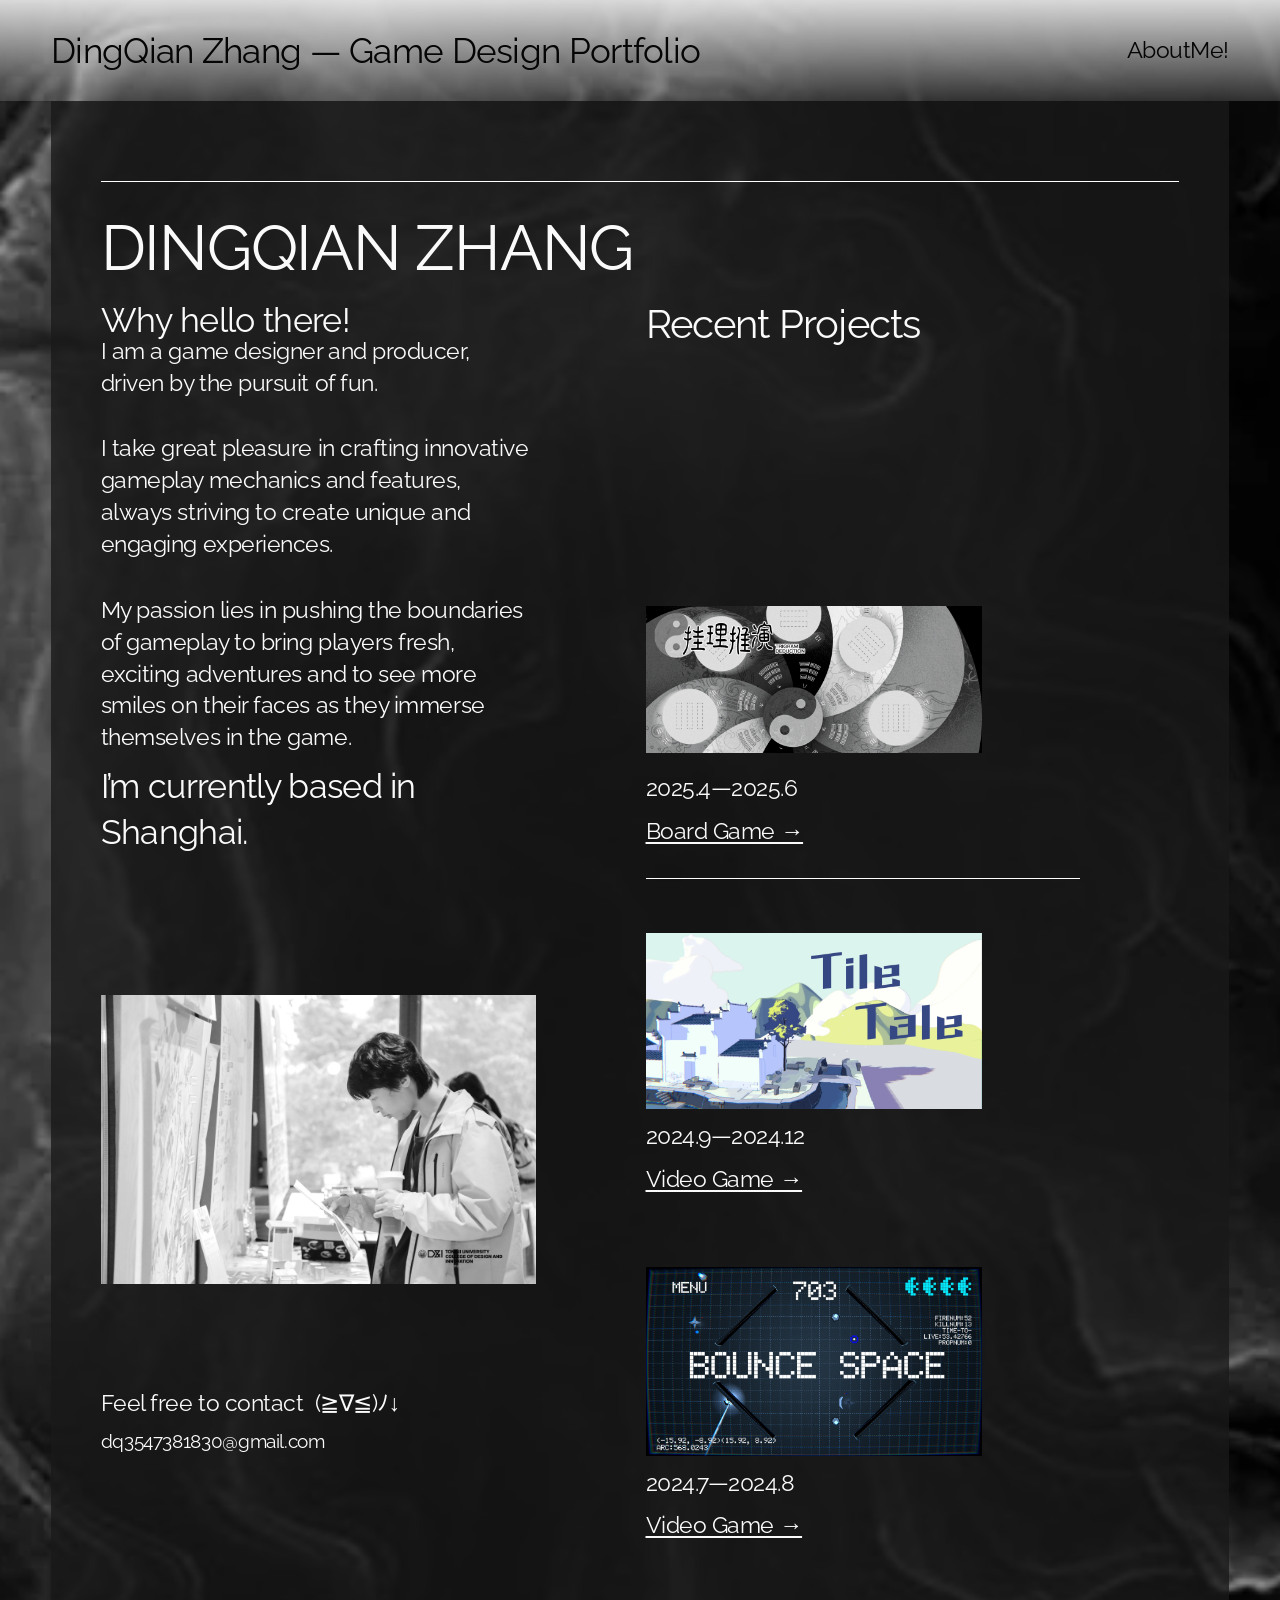
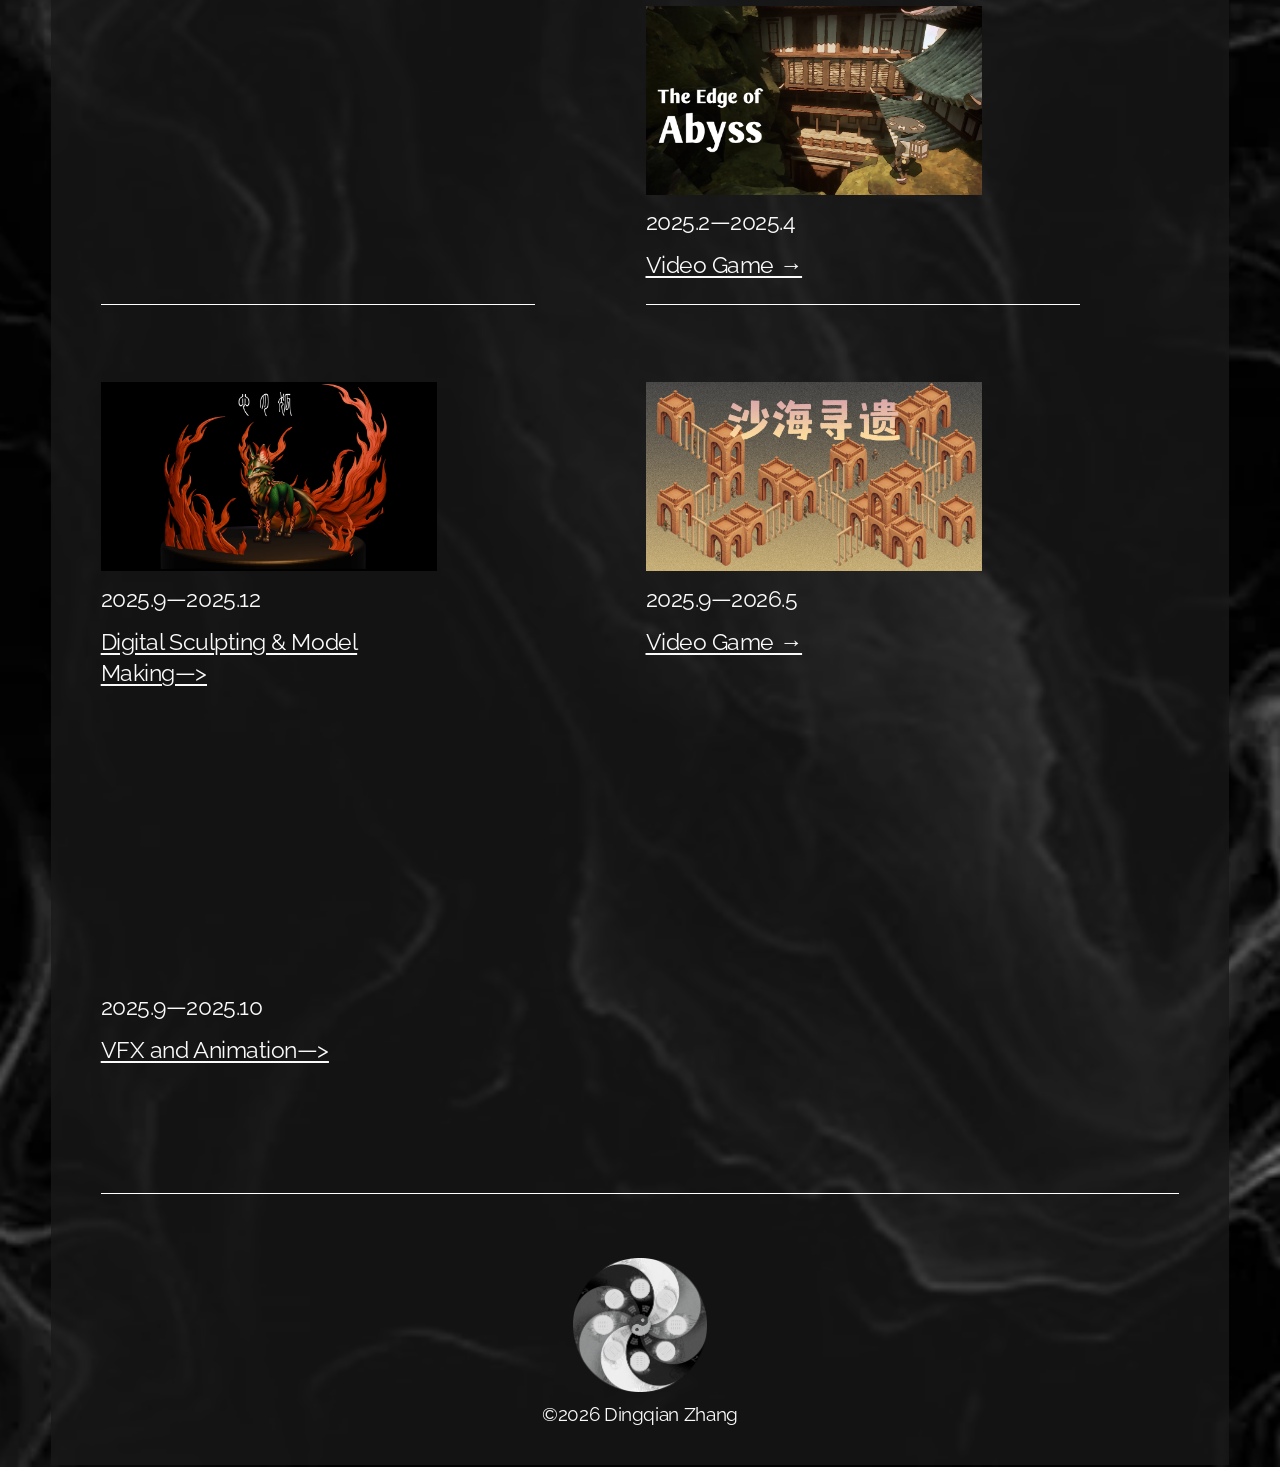
<file: index.html>
<!doctype html>
<html lang="en">
<head>
  <meta charset="utf-8">
  <meta name="viewport" content="width=device-width, initial-scale=1">
  <meta name="description" content="DingQian Zhang's game design portfolio and projects.">
  <title>DingQian Zhang — Game Design Portfolio</title>
  <link rel="preconnect" href="https://fonts.googleapis.com">
  <link rel="preconnect" href="https://fonts.gstatic.com" crossorigin>
  <link href="https://fonts.googleapis.com/css2?family=Raleway:wght@300;400;500;600;700&display=swap" rel="stylesheet">
  <link rel="stylesheet" href="/styles/site.css">
  <link rel="stylesheet" href="/styles/pages/home.css">
  <script src="/scripts/site.js" defer></script>
</head>
<body class="page-home">
  <a class="skip-link" href="#main">Skip to Content</a>
  <header class="site-header">
    <a class="site-title" href="/">DingQian Zhang — Game Design Portfolio</a>
    <nav class="desktop-nav" aria-label="Main navigation"><a href="/aboutme/">AboutMe!</a></nav>
    <button class="menu-toggle" type="button" aria-label="Open Menu" aria-controls="mobile-menu" aria-expanded="false"><span></span><span></span></button>
    <nav class="mobile-nav" id="mobile-menu" aria-label="Mobile navigation" hidden><a href="/aboutme/">AboutMe!</a></nav>
  </header>
  <main id="main"><div class="home-background" style="background-image:url('/media/home/010.webp')"><section class="portfolio-section light"><div class="fluid-engine fe-69133d0652bd46703a8a9e50"><div class="fe-block fe-block-ea38d43f1f2c71fd77ad"><div class="sqs-block image-block fit-cover image-align-center" style="--image-ratio:1.7775467775467775;--image-position:50% 50%;"><div class="image-frame"><img src="/media/home/001.webp" width="1500" height="844" alt="" loading="eager" decoding="async"></div></div></div>
<div class="fe-block fe-block-f42b27c4d27cfc305931"><div class="sqs-block"><hr aria-hidden="true"></div></div>
<div class="fe-block fe-block-yui_3_17_2_1_1763364370381_5518 sqs-position-sticky"><div class="sqs-block"><hr aria-hidden="true"></div></div>
<div class="fe-block fe-block-yui_3_17_2_1_1763450768287_7184"><div class="sqs-block image-block fit-contain image-align-center" style="--image-ratio:1.0;--image-position:50% 50%;"><div class="image-frame"><img src="/media/home/002.webp" width="2200" height="2200" alt="" loading="eager" decoding="async"></div></div></div>
<div class="fe-block fe-block-yui_3_17_2_1_1772602093677_6277"><div class="sqs-block"><div class="sqs-html-content"><p style="text-align: center; ; white-space:pre-wrap;"><span class="sqsrte-text-color--lightAccent">©2026 Dingqian Zhang</span></p></div></div></div>
<div class="fe-block fe-block-yui_3_17_2_1_1763364370381_9519"><div class="sqs-block"><div class="sqs-html-content"><h1 style="white-space:pre-wrap;"><span class="sqsrte-text-color--lightAccent">DINGQIAN ZHANG</span></h1></div></div></div>
<div class="fe-block fe-block-yui_3_17_2_1_1763364370381_10233"><div class="sqs-block"><div class="sqs-html-content"><h3 style="white-space:pre-wrap;"><span class="sqsrte-text-color--lightAccent">Why hello there!</span></h3></div></div></div>
<div class="fe-block fe-block-yui_3_17_2_1_1763364370381_10708"><div class="sqs-block"><div class="sqs-html-content"><h4 style="white-space:pre-wrap;"><span class="sqsrte-text-color--lightAccent">I am a game designer and producer, driven by the pursuit of fun. </span></h4><h4 style="white-space:pre-wrap;"><span class="sqsrte-text-color--lightAccent">I take great pleasure in crafting innovative gameplay mechanics and features, always striving to create unique and engaging experiences. </span></h4><h4 style="white-space:pre-wrap;"><span class="sqsrte-text-color--lightAccent">My passion lies in pushing the boundaries of gameplay to bring players fresh, exciting adventures and to see more smiles on their faces as they immerse themselves in the game.</span></h4></div></div></div>
<div class="fe-block fe-block-yui_3_17_2_1_1763364370381_14038"><div class="sqs-block"><div class="sqs-html-content"><h3 style="white-space:pre-wrap;"><span class="sqsrte-text-color--lightAccent">I’m currently based in Shanghai.</span></h3></div></div></div>
<div class="fe-block fe-block-yui_3_17_2_1_1763364370381_2426"><div class="sqs-block image-block fit-contain image-align-left" style="--image-ratio:1.5;--image-position:50% 50%;"><div class="image-frame"><img src="/media/home/003.webp" width="2200" height="1467" alt="" loading="eager" decoding="async"></div></div></div>
<div class="fe-block fe-block-yui_3_17_2_1_1763364370381_47630"><div class="sqs-block"><div class="sqs-html-content"><h4 style="white-space:pre-wrap;"><span class="sqsrte-text-color--lightAccent">Feel free to contact  (≧∇≦)ﾉ↓</span></h4></div></div></div>
<div class="fe-block fe-block-ea6d2eebc6cb8891c4cc"><div class="sqs-block"><div class="sqs-html-content"><p class="" style="white-space:pre-wrap;"><span class="sqsrte-text-color--lightAccent">dq3547381830@gmail.com</span></p></div></div></div>
<div class="fe-block fe-block-6a536b5a9e91f400991f"><div class="sqs-block"><hr aria-hidden="true"></div></div>
<div class="fe-block fe-block-fca1fe9f8ae15d48a3a4"><div class="sqs-block image-block fit-contain image-align-center" style="--image-ratio:1.7777777777777777;--image-position:50% 50%;"><a class="image-link image-frame" href="/fox/"><img src="/media/home/004.webp" width="2200" height="1238" alt="View XinYueHu" loading="eager" decoding="async"></a></div></div>
<div class="fe-block fe-block-4858ac7fe5f7d16cf482"><div class="sqs-block"><div class="sqs-html-content"><h4 style="white-space:pre-wrap;"><span class="sqsrte-text-color--lightAccent">2025.9—2025.12</span></h4></div></div></div>
<div class="fe-block fe-block-62fe5af491bbdc6fb8f9"><div class="sqs-block"><div class="sqs-html-content"><h4 style="white-space:pre-wrap;"><a href="/fox/"><span class="sqsrte-text-color--lightAccent">Digital Sculpting &amp; Model Making—&gt;</span></a></h4></div></div></div>
<div class="fe-block fe-block-home-bagua-image"><div class="sqs-block image-block fit-contain image-align-center" style="--image-ratio:1.623076923076923;--image-position:50% 50%;"><a class="image-link image-frame" href="/chinesebaguavfx/"><img src="/media/home/009.webp" width="2110" height="1300" alt="View Chinese Bagua VFX" loading="eager" decoding="async"></a></div></div>
<div class="fe-block fe-block-home-bagua-date"><div class="sqs-block"><div class="sqs-html-content"><h4 style="white-space:pre-wrap;"><span class="sqsrte-text-color--lightAccent">2025.9—2025.10</span></h4></div></div></div>
<div class="fe-block fe-block-home-bagua-link"><div class="sqs-block"><div class="sqs-html-content"><h4 style="white-space:pre-wrap;"><a href="/chinesebaguavfx/"><span class="sqsrte-text-color--lightAccent">VFX and Animation—&gt;</span></a></h4></div></div></div><div class="fe-block fe-block-yui_3_17_2_1_1763364370381_40951"><div class="sqs-block"><div class="sqs-html-content"><h2 style="white-space:pre-wrap;"><span class="sqsrte-text-color--lightAccent">Recent Projects</span></h2></div></div></div>
<div class="fe-block fe-block-efeabbb2184fe1a793e4"><div class="sqs-block image-block fit-contain image-align-right" style="--image-ratio:2.2916666666666665;--image-position:50% 50%;"><a class="image-link image-frame" href="/trigramdeduction/"><img src="/media/home/005.webp" width="2200" height="960" alt="View TrigramDeduction" loading="eager" decoding="async"></a></div></div>
<div class="fe-block fe-block-3eff49aca81b097531b6"><div class="sqs-block"><div class="sqs-html-content"><h4 style="white-space:pre-wrap;"><span class="sqsrte-text-color--lightAccent">2025.4—2025.6</span></h4></div></div></div>
<div class="fe-block fe-block-00f9bba6adac90676487"><div class="sqs-block"><div class="sqs-html-content"><h4 style="white-space:pre-wrap;"><a href="/trigramdeduction/"><span class="sqsrte-text-color--lightAccent">Board Game →</span></a></h4></div></div></div>
<div class="fe-block fe-block-53222de2d572d1143714"><div class="sqs-block image-block fit-contain image-align-right" style="--image-ratio:1.9033333333333333;--image-position:50% 50%;"><a class="image-link image-frame" href="/tiletale/"><img src="/media/home/006.webp" width="2200" height="1156" alt="View TileTale" loading="eager" decoding="async"></a></div></div>
<div class="fe-block fe-block-yui_3_17_2_1_1763364370381_37957"><div class="sqs-block"><hr aria-hidden="true"></div></div>
<div class="fe-block fe-block-1effd763e7341ffbff41"><div class="sqs-block"><div class="sqs-html-content"><h4 style="white-space:pre-wrap;"><span class="sqsrte-text-color--lightAccent">2024.9—2024.12</span></h4></div></div></div>
<div class="fe-block fe-block-fb113dc2a116522482ad"><div class="sqs-block"><div class="sqs-html-content"><h4 style="white-space:pre-wrap;"><a href="/tiletale/"><span class="sqsrte-text-color--lightAccent">Video Game →</span></a></h4></div></div></div>
<div class="fe-block fe-block-974f35e1b24a1c139a78"><div class="sqs-block image-block fit-contain image-align-right" style="--image-ratio:1.7783333333333333;--image-position:50% 50%;"><a class="image-link image-frame" href="/bouncespace/"><img src="/media/home/007.webp" width="2134" height="1200" alt="View BounceSpace" loading="eager" decoding="async"></a></div></div>
<div class="fe-block fe-block-bde6051599e18c7100f6"><div class="sqs-block"><div class="sqs-html-content"><h4 style="white-space:pre-wrap;"><span class="sqsrte-text-color--lightAccent">2024.7—2024.8</span></h4></div></div></div>
<div class="fe-block fe-block-2e81c8a69c74721edd1c"><div class="sqs-block"><div class="sqs-html-content"><h4 style="white-space:pre-wrap;"><a href="/bouncespace/"><span class="sqsrte-text-color--lightAccent">Video Game →</span></a></h4></div></div></div>
<div class="fe-block fe-block-yui_3_17_2_1_1763364370381_44296"><div class="sqs-block image-block fit-contain image-align-right" style="--image-ratio:1.7771362586605082;--image-position:50% 50%;"><a class="image-link image-frame" href="/theedgeofabyss/"><img src="/media/home/008.webp" width="2200" height="1238" alt="View The Edge of Abyss" loading="lazy" decoding="async"></a></div></div>
<div class="fe-block fe-block-yui_3_17_2_1_1763364370381_87981"><div class="sqs-block"><div class="sqs-html-content"><h4 style="white-space:pre-wrap;"><span class="sqsrte-text-color--lightAccent">2025.2—2025.4</span></h4></div></div></div>
<div class="fe-block fe-block-d0ea03e08d044e947cfa"><div class="sqs-block"><div class="sqs-html-content"><h4 style="white-space:pre-wrap;"><a href="/theedgeofabyss/"><span class="sqsrte-text-color--lightAccent">Video Game →</span></a></h4></div></div></div>
<div class="fe-block fe-block-3696e335bf2d2275c60f"><div class="sqs-block"><hr aria-hidden="true"></div></div>
<div class="fe-block fe-block-de96d8f366034dfbdbd1"><div class="sqs-block image-block fit-contain image-align-center" style="--image-ratio:1.7777777777777777;"><a class="image-link image-frame" href="/lostinthesands/"><img src="/media/home/shahai-poster.webp" width="2200" height="1238" alt="View Lost in the Sands" loading="lazy" decoding="async"></a></div></div>
<div class="fe-block fe-block-342358eb2d278163c7de"><div class="sqs-block"><div class="sqs-html-content"><h4 style="white-space:pre-wrap;"><span class="sqsrte-text-color--lightAccent">2025.9—2026.5</span></h4></div></div></div>
<div class="fe-block fe-block-4aa92232216c58966446"><div class="sqs-block"><div class="sqs-html-content"><h4 style="white-space:pre-wrap;"><a href="/lostinthesands/"><span class="sqsrte-text-color--lightAccent">Video Game →</span></a></h4></div></div></div></div></section></div></main>
  <footer class="site-footer">©2026 Dingqian Zhang</footer>
</body>
</html>
</file>
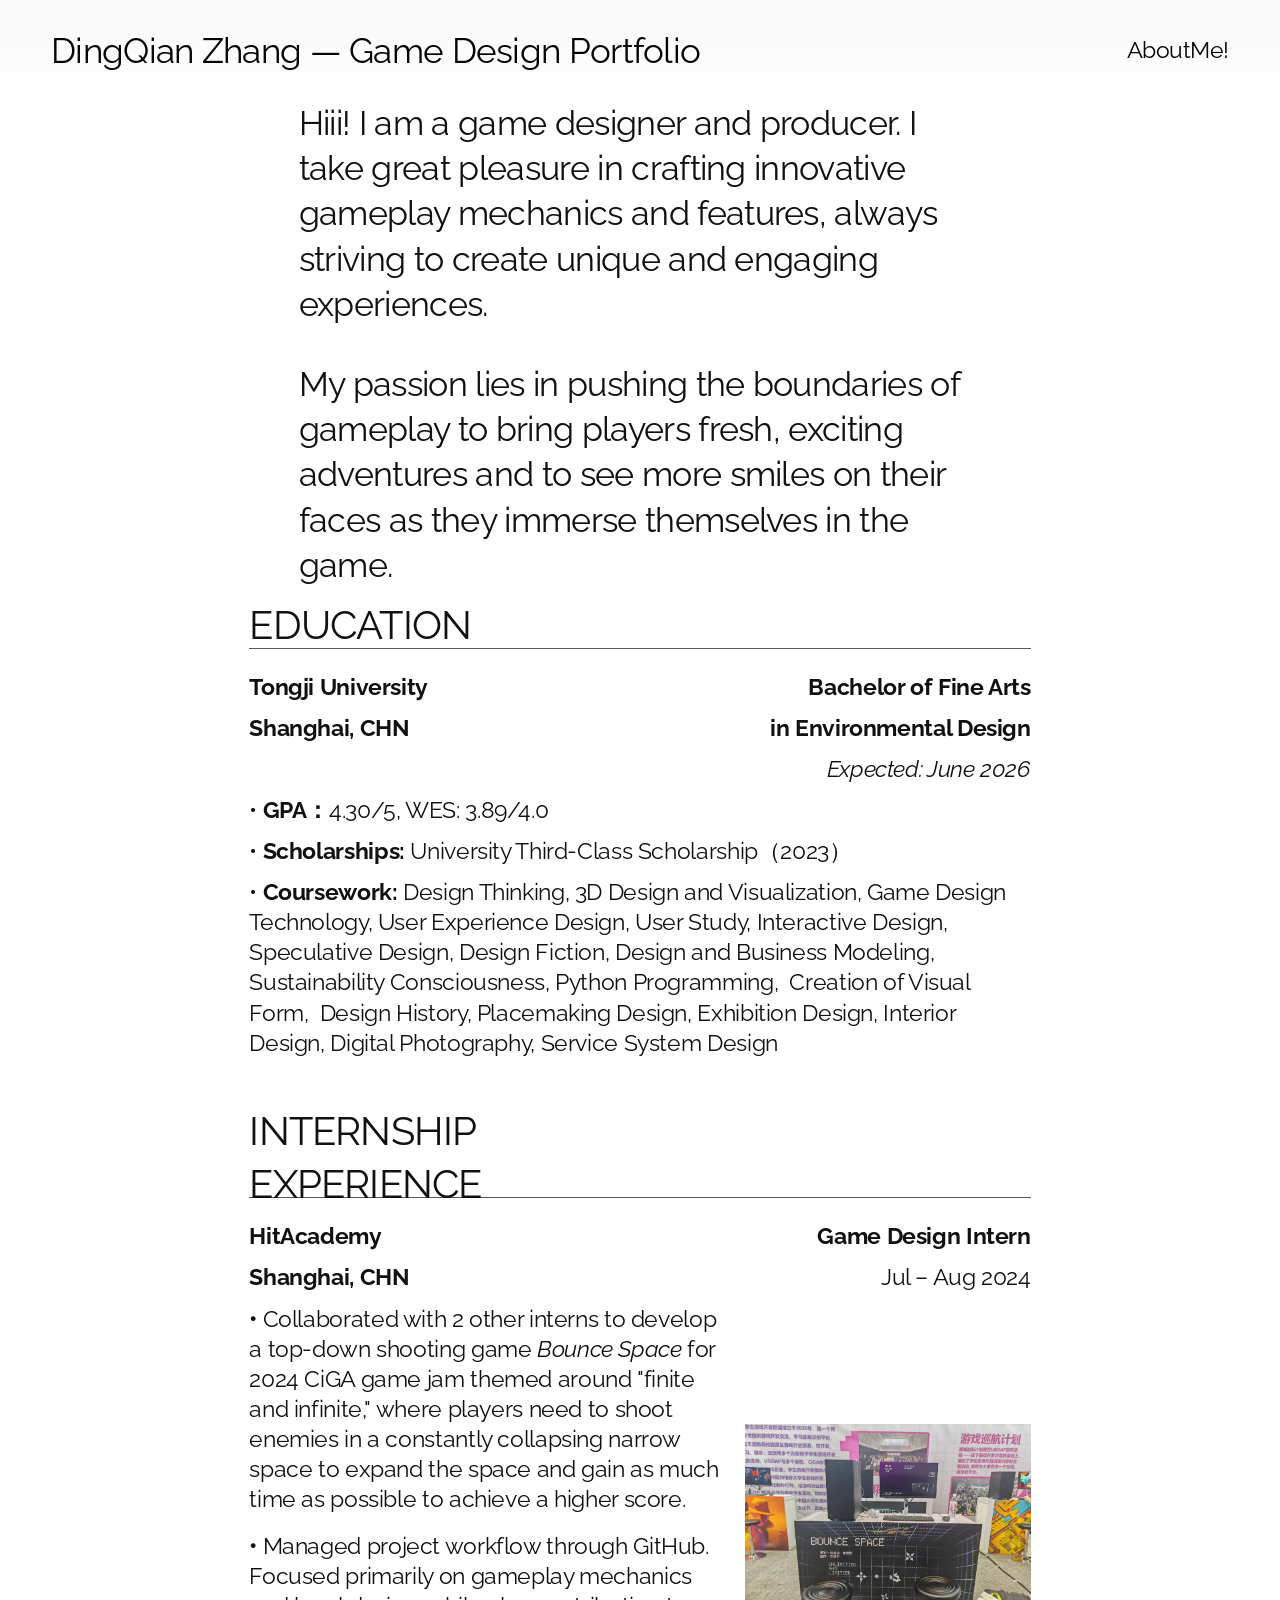
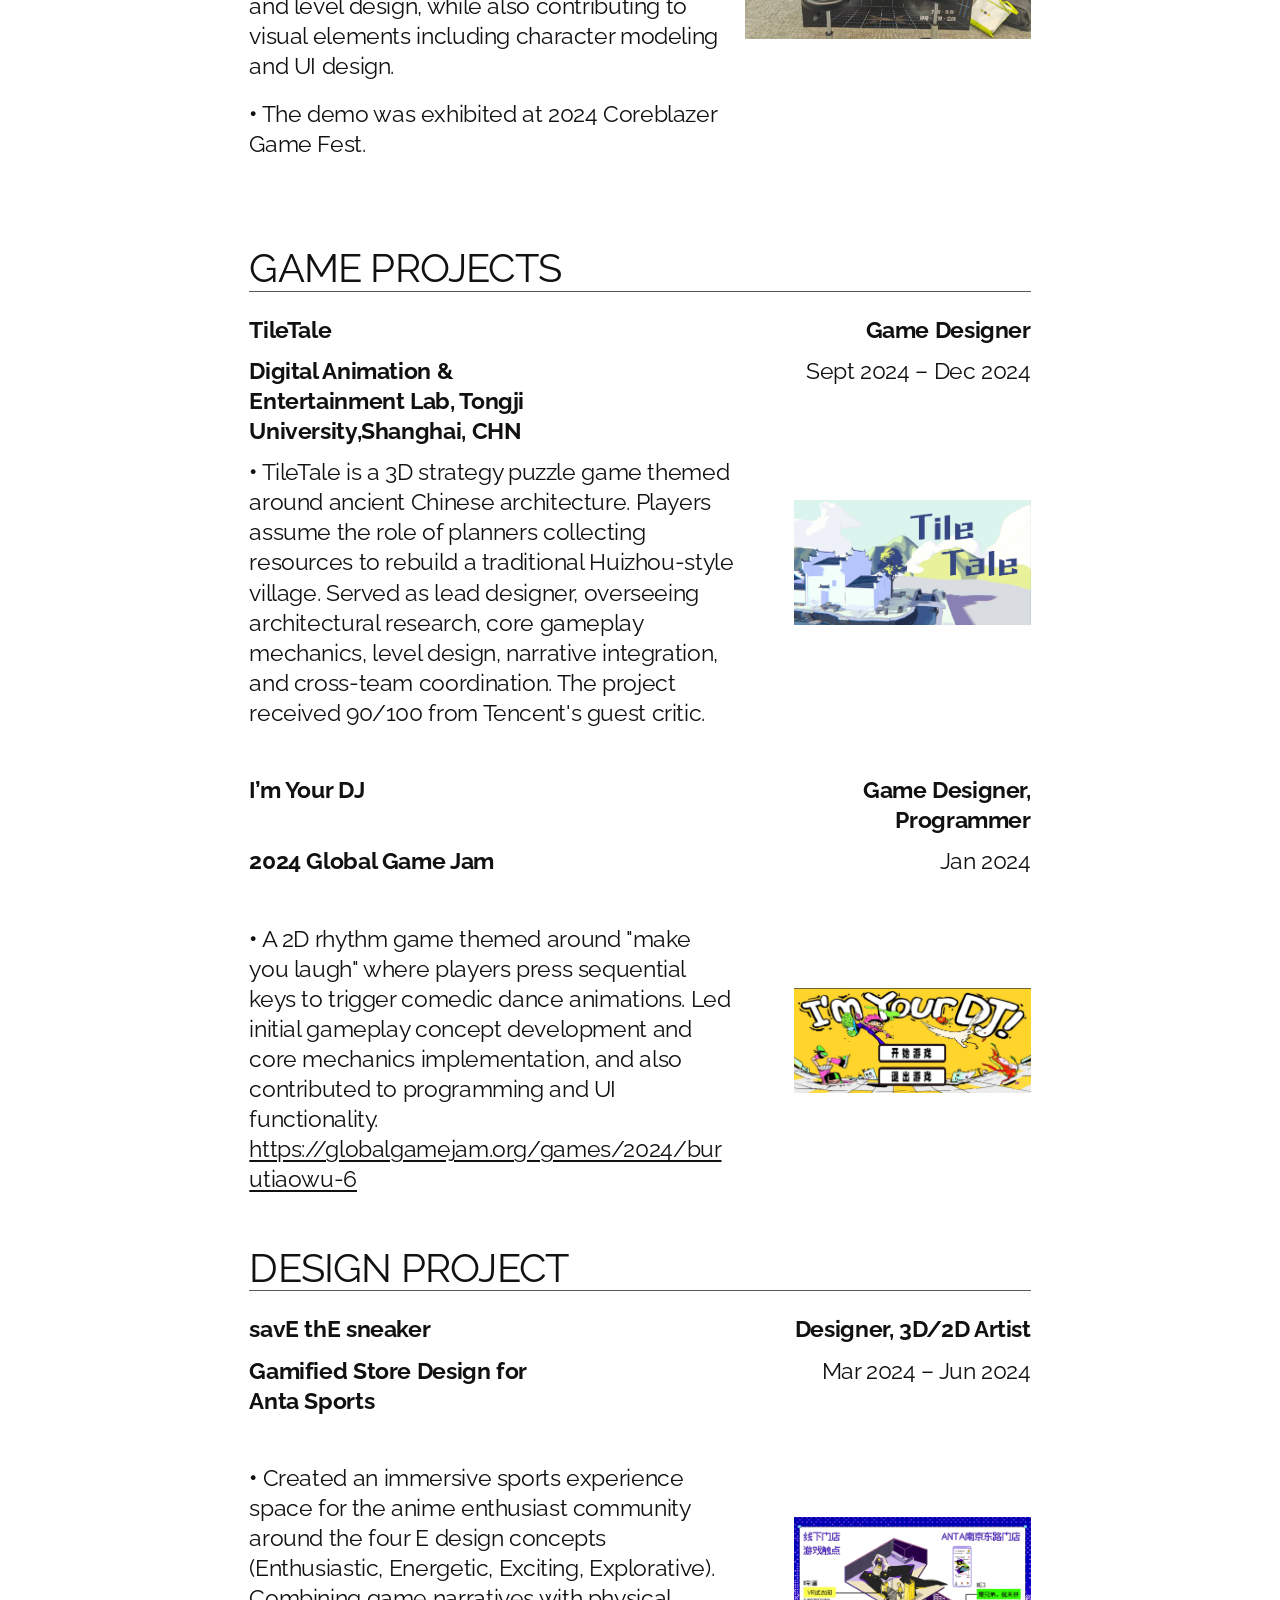
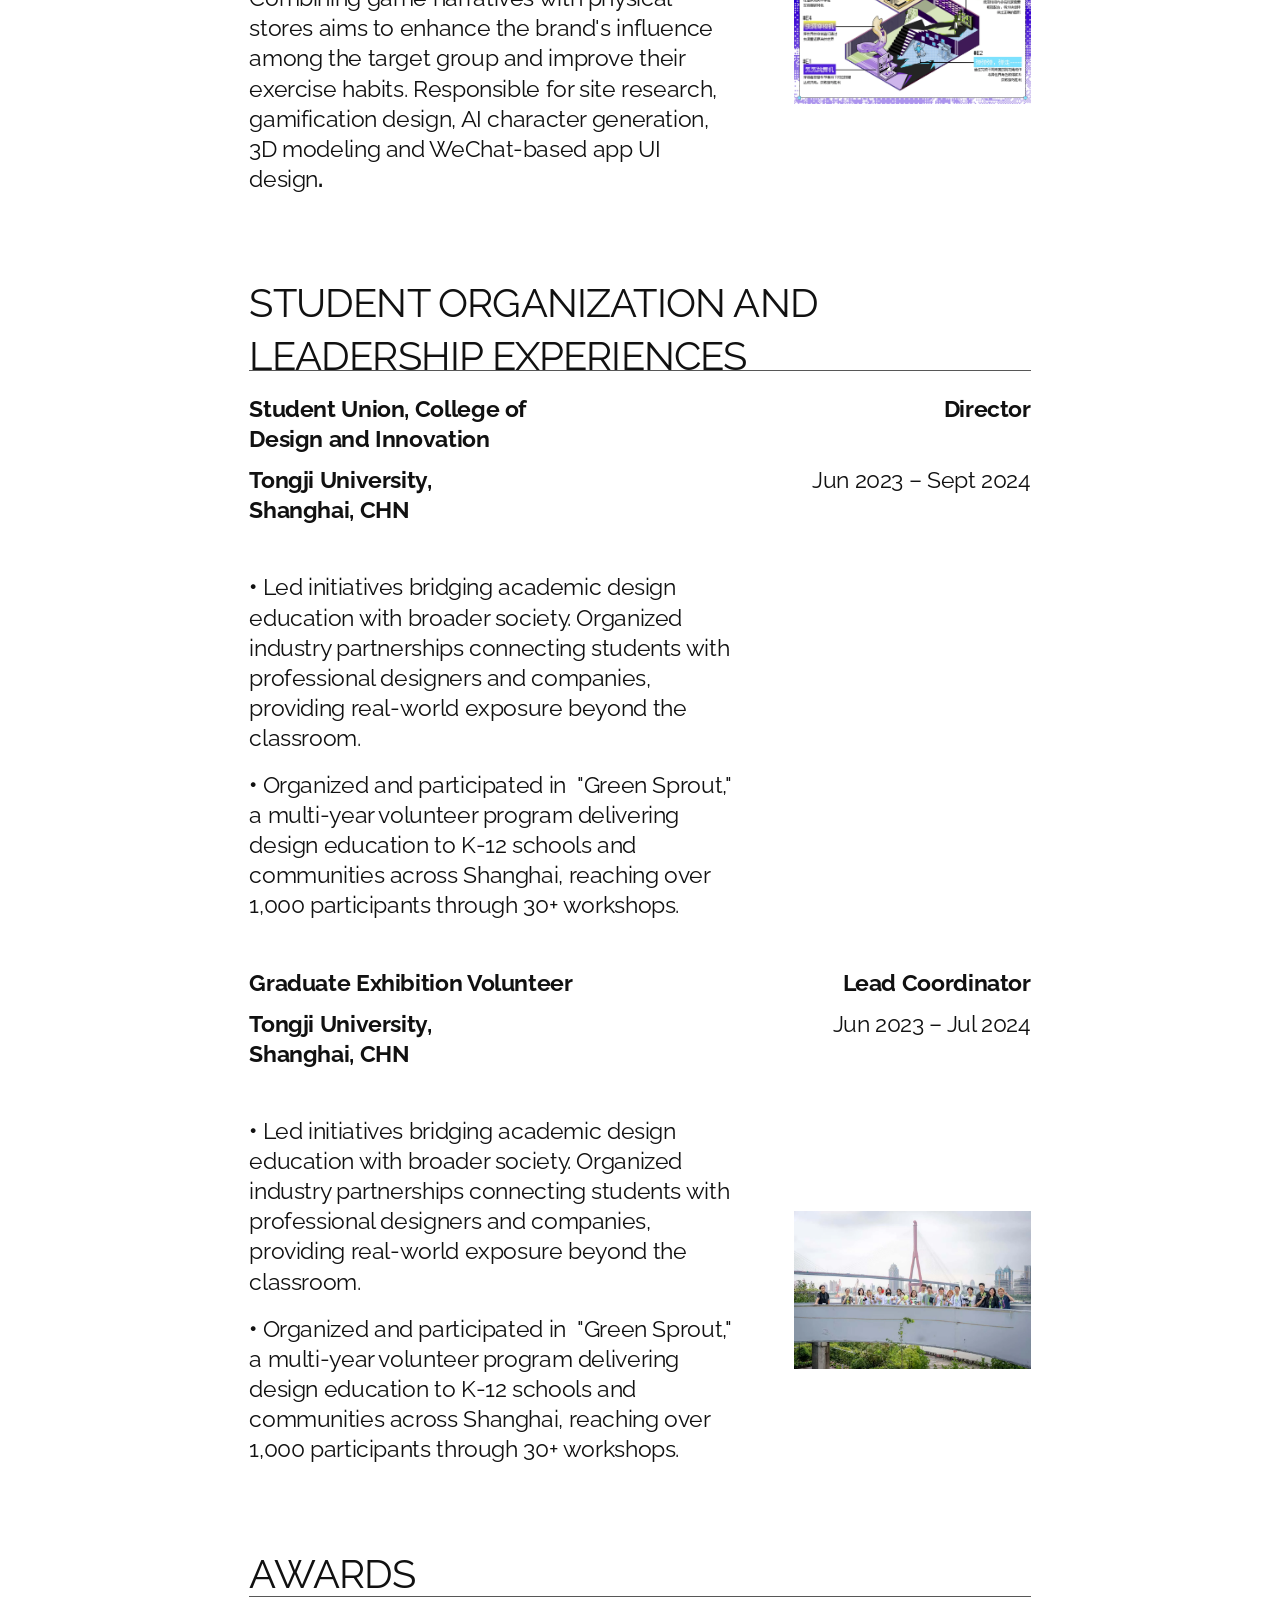
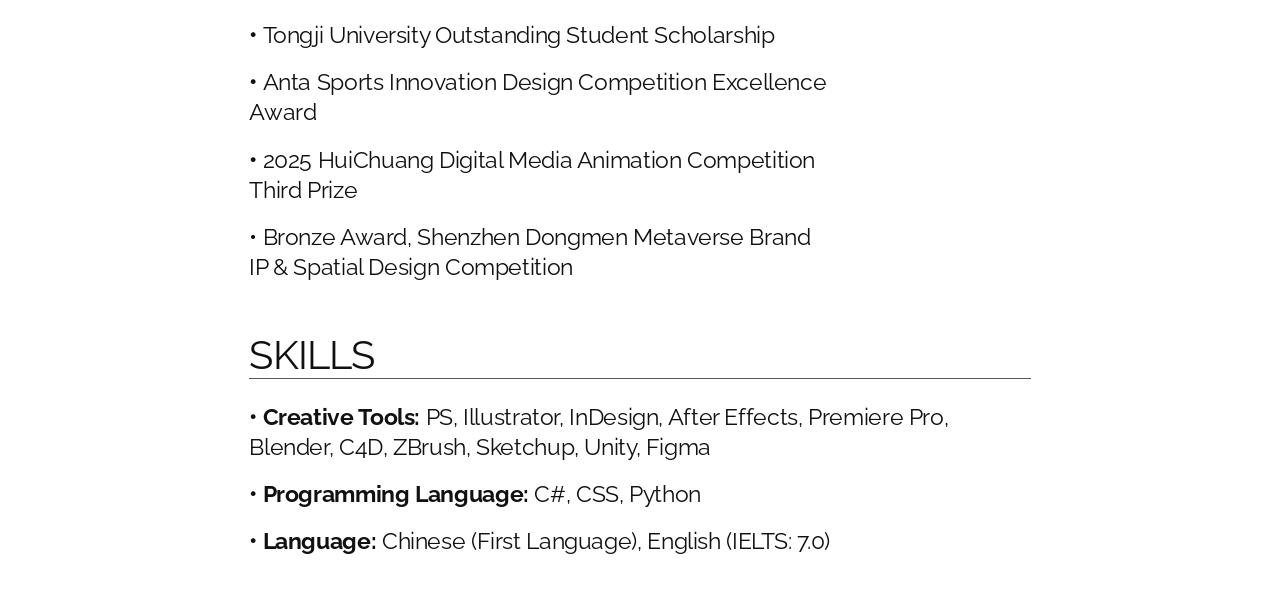
<file: aboutme/index.html>
<!doctype html>
<html lang="en">
<head>
  <meta charset="utf-8">
  <meta name="viewport" content="width=device-width, initial-scale=1">
  <meta name="description" content="DingQian Zhang's game design portfolio and projects.">
  <title>AboutMe! — DingQian Zhang</title>
  <link rel="preconnect" href="https://fonts.googleapis.com">
  <link rel="preconnect" href="https://fonts.gstatic.com" crossorigin>
  <link href="https://fonts.googleapis.com/css2?family=Raleway:wght@300;400;500;600;700&display=swap" rel="stylesheet">
  <link rel="stylesheet" href="/styles/site.css">
  <link rel="stylesheet" href="/styles/pages/aboutme.css">
  <script src="/scripts/site.js" defer></script>
</head>
<body class="page-aboutme">
  <a class="skip-link" href="#main">Skip to Content</a>
  <header class="site-header">
    <a class="site-title" href="/">DingQian Zhang — Game Design Portfolio</a>
    <nav class="desktop-nav" aria-label="Main navigation"><a href="/aboutme/" class="current" aria-current="page">AboutMe!</a></nav>
    <button class="menu-toggle" type="button" aria-label="Open Menu" aria-controls="mobile-menu" aria-expanded="false"><span></span><span></span></button>
    <nav class="mobile-nav" id="mobile-menu" aria-label="Mobile navigation" hidden><a href="/aboutme/" class="current" aria-current="page">AboutMe!</a></nav>
  </header>
  <main id="main"><h1 class="visually-hidden">AboutMe!</h1><section class="portfolio-section light"><div class="fluid-engine fe-696466b1f8267168450404f6"><div class="fe-block fe-block-yui_3_17_2_1_1768186971694_2542"><div class="sqs-block"><div class="sqs-html-content"><h3 style="white-space:pre-wrap;"><span class="sqsrte-text-color--black">Hiii! I am a game designer and producer. </span>I take great pleasure in crafting innovative gameplay mechanics and features, always striving to create unique and engaging experiences. </h3><h3 style="white-space:pre-wrap;">My passion lies in pushing the boundaries of gameplay to bring players fresh, exciting adventures and to see more smiles on their faces as they immerse themselves in the game.</h3></div></div></div>
<div class="fe-block fe-block-yui_3_17_2_1_1768186971694_3387"><div class="sqs-block"><div class="sqs-html-content"><h2 style="white-space:pre-wrap;">EDUCATION</h2></div></div></div>
<div class="fe-block fe-block-yui_3_17_2_1_1768186971694_5574"><div class="sqs-block"><hr aria-hidden="true"></div></div>
<div class="fe-block fe-block-yui_3_17_2_1_1768186971694_6654"><div class="sqs-block"><div class="sqs-html-content"><p class="sqsrte-large" style="white-space:pre-wrap;"><strong>Tongji University</strong></p></div></div></div>
<div class="fe-block fe-block-64574b8c207d859eb099"><div class="sqs-block"><div class="sqs-html-content"><p class="sqsrte-large" style="white-space:pre-wrap;"><strong>Shanghai, CHN</strong></p></div></div></div>
<div class="fe-block fe-block-e7c44a0311794faabae3"><div class="sqs-block"><div class="sqs-html-content"><p style="text-align:right;white-space:pre-wrap;" class="sqsrte-large"><strong>Bachelor of Fine Arts</strong></p></div></div></div>
<div class="fe-block fe-block-f1996aab0de1a5810398"><div class="sqs-block"><div class="sqs-html-content"><p style="text-align:right;white-space:pre-wrap;" class="sqsrte-large"><strong>in Environmental Design</strong></p></div></div></div>
<div class="fe-block fe-block-04e4528b8d6e8d46651b"><div class="sqs-block"><div class="sqs-html-content"><p style="text-align:right;white-space:pre-wrap;" class="sqsrte-large"><em>Expected: June 2026</em></p></div></div></div>
<div class="fe-block fe-block-yui_3_17_2_1_1768186971694_78561"><div class="sqs-block"><div class="sqs-html-content"><p class="sqsrte-large" style="white-space:pre-wrap;">• <strong>GPA：</strong>4.30/5, WES: 3.89/4.0</p></div></div></div>
<div class="fe-block fe-block-4247fd1c0098684f87f6"><div class="sqs-block"><div class="sqs-html-content"><p class="sqsrte-large" style="white-space:pre-wrap;">• <strong>Scholarships: </strong>University Third-Class Scholarship（2023）</p></div></div></div>
<div class="fe-block fe-block-39daa739e95dc6cbfbb7"><div class="sqs-block"><div class="sqs-html-content"><p class="sqsrte-large" style="white-space:pre-wrap;">• <strong>Coursework: </strong>Design Thinking, 3D Design and Visualization, Game Design Technology, User Experience Design, User Study, Interactive Design,  Speculative Design, Design Fiction, Design and Business Modeling, Sustainability Consciousness, Python Programming,  Creation of Visual Form,  Design History, Placemaking Design, Exhibition Design, Interior Design, Digital Photography, Service System Design</p></div></div></div>
<div class="fe-block fe-block-6af4e9fbbd3082530495"><div class="sqs-block"><div class="sqs-html-content"><h2 style="white-space:pre-wrap;">INTERNSHIP EXPERIENCE</h2></div></div></div>
<div class="fe-block fe-block-ae9bc5d26c392387c99a"><div class="sqs-block"><hr aria-hidden="true"></div></div>
<div class="fe-block fe-block-2c62670ec9f611b3c37b"><div class="sqs-block"><div class="sqs-html-content"><p class="sqsrte-large" style="white-space:pre-wrap;"><strong>HitAcademy</strong></p></div></div></div>
<div class="fe-block fe-block-9d37f6a596389fe4eda4"><div class="sqs-block"><div class="sqs-html-content"><p class="sqsrte-large" style="white-space:pre-wrap;"><strong>Shanghai, CHN</strong></p></div></div></div>
<div class="fe-block fe-block-yui_3_17_2_1_1768186971694_317443"><div class="sqs-block"><div class="sqs-html-content"><p class="sqsrte-large" style="white-space:pre-wrap;"><strong>•</strong> Collaborated with 2 other interns to develop a top-down shooting game<em> Bounce Space</em> for 2024 CiGA game jam themed around "finite and infinite," where players need to shoot enemies in a constantly collapsing narrow space to expand the space and gain as much time as possible to achieve a higher score. </p><p class="sqsrte-large" style="white-space:pre-wrap;"><strong>•</strong> Managed project workflow through GitHub. Focused primarily on gameplay mechanics and level design, while also contributing to visual elements including character modeling and UI design.</p><p class="sqsrte-large" style="white-space:pre-wrap;"><strong>•</strong> The demo was exhibited at 2024 Coreblazer Game Fest.</p></div></div></div>
<div class="fe-block fe-block-2b7b55009c52e104154a"><div class="sqs-block"><div class="sqs-html-content"><h2 style="white-space:pre-wrap;">GAME PROJECTS</h2></div></div></div>
<div class="fe-block fe-block-e1f292e310b16dd8d827"><div class="sqs-block"><hr aria-hidden="true"></div></div>
<div class="fe-block fe-block-8e292e8d09cb0552f2c7"><div class="sqs-block"><div class="sqs-html-content"><p class="sqsrte-large" style="white-space:pre-wrap;"><strong>TileTale</strong></p></div></div></div>
<div class="fe-block fe-block-51031a884e5df89e5dc1"><div class="sqs-block"><div class="sqs-html-content"><p class="sqsrte-large" style="white-space:pre-wrap;"><strong>Digital Animation &amp; Entertainment Lab, Tongji University,Shanghai, CHN</strong></p></div></div></div>
<div class="fe-block fe-block-yui_3_17_2_1_1768206245477_30474"><div class="sqs-block"><div class="sqs-html-content"><p class="sqsrte-large" style="white-space:pre-wrap;"><strong>•</strong> TileTale is a 3D strategy puzzle game themed around ancient Chinese architecture. Players assume the role of planners collecting resources to rebuild a traditional Huizhou-style village. Served as lead designer, overseeing architectural research, core gameplay mechanics, level design, narrative integration, and cross-team coordination. The project received 90/100 from Tencent's guest critic.</p></div></div></div>
<div class="fe-block fe-block-38197a9a51f130c1f2f5"><div class="sqs-block"><div class="sqs-html-content"><p class="sqsrte-large" style="white-space:pre-wrap;"><strong>I’m Your DJ</strong></p></div></div></div>
<div class="fe-block fe-block-176a52cb63e470312a1e"><div class="sqs-block"><div class="sqs-html-content"><p class="sqsrte-large" style="white-space:pre-wrap;"><strong>2024 Global Game Jam</strong></p></div></div></div>
<div class="fe-block fe-block-21bb46a9978a5e019d94"><div class="sqs-block"><div class="sqs-html-content"><p class="sqsrte-large" style="white-space:pre-wrap;"><strong>•</strong> A 2D rhythm game themed around "make you laugh" where players press sequential keys to trigger comedic dance animations. Led initial gameplay concept development and core mechanics implementation, and also contributed to programming and UI functionality. <a href="https://globalgamejam.org/games/2024/burutiaowu-6" rel="noopener noreferrer">https://globalgamejam.org/games/2024/burutiaowu-6</a></p></div></div></div>
<div class="fe-block fe-block-6fc45e17dfda71a4147c"><div class="sqs-block"><div class="sqs-html-content"><h2 style="white-space:pre-wrap;">DESIGN PROJECT</h2></div></div></div>
<div class="fe-block fe-block-a2ee84b7294562af3d5b"><div class="sqs-block"><div class="sqs-html-content"><p class="sqsrte-large" style="white-space:pre-wrap;"><strong>savE thE sneaker</strong></p></div></div></div>
<div class="fe-block fe-block-d39fcf2e1c963b1ecd1a"><div class="sqs-block"><div class="sqs-html-content"><p class="sqsrte-large" style="white-space:pre-wrap;"><strong>Gamified Store Design for Anta Sports</strong></p></div></div></div>
<div class="fe-block fe-block-2e63f2281abc67696aa0"><div class="sqs-block"><div class="sqs-html-content"><p class="sqsrte-large" style="white-space:pre-wrap;"><strong>•</strong> Created an immersive sports experience space for the anime enthusiast community around the four E design concepts (Enthusiastic, Energetic, Exciting, Explorative). Combining game narratives with physical stores aims to enhance the brand's influence among the target group and improve their exercise habits. Responsible for site research, gamification design, AI character generation, 3D modeling and WeChat-based app UI design<strong>.</strong></p></div></div></div>
<div class="fe-block fe-block-98efc249ca75374eeffc"><div class="sqs-block"><div class="sqs-html-content"><p class="sqsrte-large" style="white-space:pre-wrap;"><strong>•</strong> Led initiatives bridging academic design education with broader society. Organized industry partnerships connecting students with professional designers and companies, providing real-world exposure beyond the classroom.</p><p class="sqsrte-large" style="white-space:pre-wrap;"><strong>•</strong> Organized and participated in  "Green Sprout," a multi-year volunteer program delivering design education to K-12 schools and communities across Shanghai, reaching over 1,000 participants through 30+ workshops.</p></div></div></div>
<div class="fe-block fe-block-9c8ae9aa783487e4b6f5"><div class="sqs-block"><div class="sqs-html-content"><p class="sqsrte-large" style="white-space:pre-wrap;"><strong>Graduate Exhibition Volunteer</strong></p></div></div></div>
<div class="fe-block fe-block-6b5bdeed221c9f8adb48"><div class="sqs-block"><div class="sqs-html-content"><p class="sqsrte-large" style="white-space:pre-wrap;"><strong>Tongji University, Shanghai, CHN</strong></p></div></div></div>
<div class="fe-block fe-block-59f4d530f7132b104e61"><div class="sqs-block"><div class="sqs-html-content"><p class="sqsrte-large" style="white-space:pre-wrap;"><strong>•</strong> Led initiatives bridging academic design education with broader society. Organized industry partnerships connecting students with professional designers and companies, providing real-world exposure beyond the classroom.</p><p class="sqsrte-large" style="white-space:pre-wrap;"><strong>•</strong> Organized and participated in  "Green Sprout," a multi-year volunteer program delivering design education to K-12 schools and communities across Shanghai, reaching over 1,000 participants through 30+ workshops.</p></div></div></div>
<div class="fe-block fe-block-a483aced557b766a8bfa"><div class="sqs-block"><div class="sqs-html-content"><p style="text-align:right;white-space:pre-wrap;" class="sqsrte-large"><strong>Game Design Intern</strong></p></div></div></div>
<div class="fe-block fe-block-ee5a356520e2c27990d3"><div class="sqs-block"><div class="sqs-html-content"><p style="text-align:right;white-space:pre-wrap;" class="sqsrte-large">Jul – Aug 2024</p></div></div></div>
<div class="fe-block fe-block-yui_3_17_2_1_1768186971694_304072"><div class="sqs-block image-block fit-contain image-align-right" style="--image-ratio:1.3338545738858483;--image-position:50% 50%;"><div class="image-frame"><img src="/media/aboutme/001.webp" width="1706" height="1279" alt="" loading="eager" decoding="async"></div></div></div>
<div class="fe-block fe-block-dda9032bf63b34db7057"><div class="sqs-block"><div class="sqs-html-content"><p style="text-align:right;white-space:pre-wrap;" class="sqsrte-large"><strong>Game Designer</strong></p></div></div></div>
<div class="fe-block fe-block-f90c0a786c3ae2200612"><div class="sqs-block"><div class="sqs-html-content"><p style="text-align:right;white-space:pre-wrap;" class="sqsrte-large">Sept 2024 – Dec 2024</p></div></div></div>
<div class="fe-block fe-block-26865c5887414ae057a7"><div class="sqs-block image-block fit-contain image-align-right" style="--image-ratio:1.9033333333333333;--image-position:50% 50%;"><div class="image-frame"><img src="/media/aboutme/002.webp" width="2200" height="1156" alt="" loading="eager" decoding="async"></div></div></div>
<div class="fe-block fe-block-426b89de66bdd5307845"><div class="sqs-block"><div class="sqs-html-content"><p style="text-align:right;white-space:pre-wrap;" class="sqsrte-large"><strong>Game Designer, Programmer</strong></p></div></div></div>
<div class="fe-block fe-block-5d898c967f6ce70b950c"><div class="sqs-block"><div class="sqs-html-content"><p style="text-align:right;white-space:pre-wrap;" class="sqsrte-large">Jan 2024</p></div></div></div>
<div class="fe-block fe-block-b7c69e52201bad2a4ac6"><div class="sqs-block image-block fit-contain image-align-right" style="--image-ratio:2.2508792497069168;--image-position:50% 50%;"><div class="image-frame"><img src="/media/aboutme/003.webp" width="1920" height="853" alt="" loading="eager" decoding="async"></div></div></div>
<div class="fe-block fe-block-0140eccc96506d97114b"><div class="sqs-block"><hr aria-hidden="true"></div></div>
<div class="fe-block fe-block-36ff381c953b8d9ce124"><div class="sqs-block"><div class="sqs-html-content"><p style="text-align:right;white-space:pre-wrap;" class="sqsrte-large"><strong>Designer, 3D/2D Artist</strong></p></div></div></div>
<div class="fe-block fe-block-edcf7acff40a362e8560"><div class="sqs-block"><div class="sqs-html-content"><p style="text-align:right;white-space:pre-wrap;" class="sqsrte-large">Mar 2024 – Jun 2024</p></div></div></div>
<div class="fe-block fe-block-f872ddf6dd969d483dfd"><div class="sqs-block image-block fit-contain image-align-right" style="--image-ratio:1.266077942023421;--image-position:50% 50%;"><div class="image-frame"><img src="/media/aboutme/004.webp" width="2200" height="1738" alt="" loading="eager" decoding="async"></div></div></div>
<div class="fe-block fe-block-ac5c6d99063095ad2226"><div class="sqs-block"><div class="sqs-html-content"><h2 style="white-space:pre-wrap;">STUDENT ORGANIZATION AND LEADERSHIP EXPERIENCES</h2></div></div></div>
<div class="fe-block fe-block-898efbd02eb91fd735fc"><div class="sqs-block"><hr aria-hidden="true"></div></div>
<div class="fe-block fe-block-24ec678c0f6dfca5ef65"><div class="sqs-block"><div class="sqs-html-content"><p class="sqsrte-large" style="white-space:pre-wrap;"><strong>Student Union, College of Design and Innovation</strong></p></div></div></div>
<div class="fe-block fe-block-2365ae7053176b95e582"><div class="sqs-block"><div class="sqs-html-content"><p class="sqsrte-large" style="white-space:pre-wrap;"><strong>Tongji University, Shanghai, CHN</strong></p></div></div></div>
<div class="fe-block fe-block-060ebc0b044b3756dcfc"><div class="sqs-block"><div class="sqs-html-content"><p style="text-align:right;white-space:pre-wrap;" class="sqsrte-large"><strong>Director</strong></p></div></div></div>
<div class="fe-block fe-block-f594ba2e99338989c9fe"><div class="sqs-block"><div class="sqs-html-content"><p style="text-align:right;white-space:pre-wrap;" class="sqsrte-large">Jun 2023 – Sept 2024</p></div></div></div>
<div class="fe-block fe-block-3e2026cf6f123d46fe63"><div class="sqs-block"><div class="sqs-html-content"><p style="text-align:right;white-space:pre-wrap;" class="sqsrte-large"><strong>Lead Coordinator</strong></p></div></div></div>
<div class="fe-block fe-block-5f22720d7aa306eacf01"><div class="sqs-block"><div class="sqs-html-content"><p style="text-align:right;white-space:pre-wrap;" class="sqsrte-large">Jun 2023 – Jul 2024</p></div></div></div>
<div class="fe-block fe-block-3f345f79e6e63a61ade9"><div class="sqs-block image-block fit-contain image-align-right" style="--image-ratio:1.5;--image-position:50% 50%;"><div class="image-frame"><img src="/media/aboutme/005.webp" width="1440" height="960" alt="" loading="eager" decoding="async"></div></div></div>
<div class="fe-block fe-block-5501b2f5df680e7e5ac2"><div class="sqs-block"><div class="sqs-html-content"><h2 style="white-space:pre-wrap;">AWARDS</h2></div></div></div>
<div class="fe-block fe-block-307465e705ab2e7c000a"><div class="sqs-block"><hr aria-hidden="true"></div></div>
<div class="fe-block fe-block-yui_3_17_2_1_1768206245477_208770"><div class="sqs-block"><div class="sqs-html-content"><p class="sqsrte-large" style="white-space:pre-wrap;"><strong>•</strong> Tongji University Outstanding Student Scholarship</p><p class="sqsrte-large" style="white-space:pre-wrap;"><strong>•</strong> Anta Sports Innovation Design Competition Excellence Award</p><p class="sqsrte-large" style="white-space:pre-wrap;"><strong>•</strong> 2025 HuiChuang Digital Media Animation Competition Third Prize</p><p class="sqsrte-large" style="white-space:pre-wrap;">• Bronze Award, Shenzhen Dongmen Metaverse Brand IP &amp; Spatial Design Competition</p></div></div></div>
<div class="fe-block fe-block-3505ccbb950b143e9319"><div class="sqs-block"><div class="sqs-html-content"><h2 style="white-space:pre-wrap;">SKILLS</h2></div></div></div>
<div class="fe-block fe-block-14f08f83b4176c3c1f0e"><div class="sqs-block"><hr aria-hidden="true"></div></div>
<div class="fe-block fe-block-d62c8487c5806a5da5db"><div class="sqs-block"><div class="sqs-html-content"><p class="sqsrte-large" style="white-space:pre-wrap;"><strong>•</strong> <strong>Creative Tools: </strong>PS, Illustrator, InDesign, After Effects, Premiere Pro, Blender, C4D, ZBrush, Sketchup, Unity, Figma</p><p class="sqsrte-large" style="white-space:pre-wrap;"><strong>•</strong> <strong>Programming Language: </strong>C#, CSS, Python</p><p class="sqsrte-large" style="white-space:pre-wrap;"><strong>•</strong> <strong>Language: </strong>Chinese (First Language), English (IELTS: 7.0)</p><p class="sqsrte-large" style="white-space:pre-wrap;"> </p></div></div></div></div></section></main>
  <footer class="site-footer">©2026 Dingqian Zhang</footer>
</body>
</html>
</file>
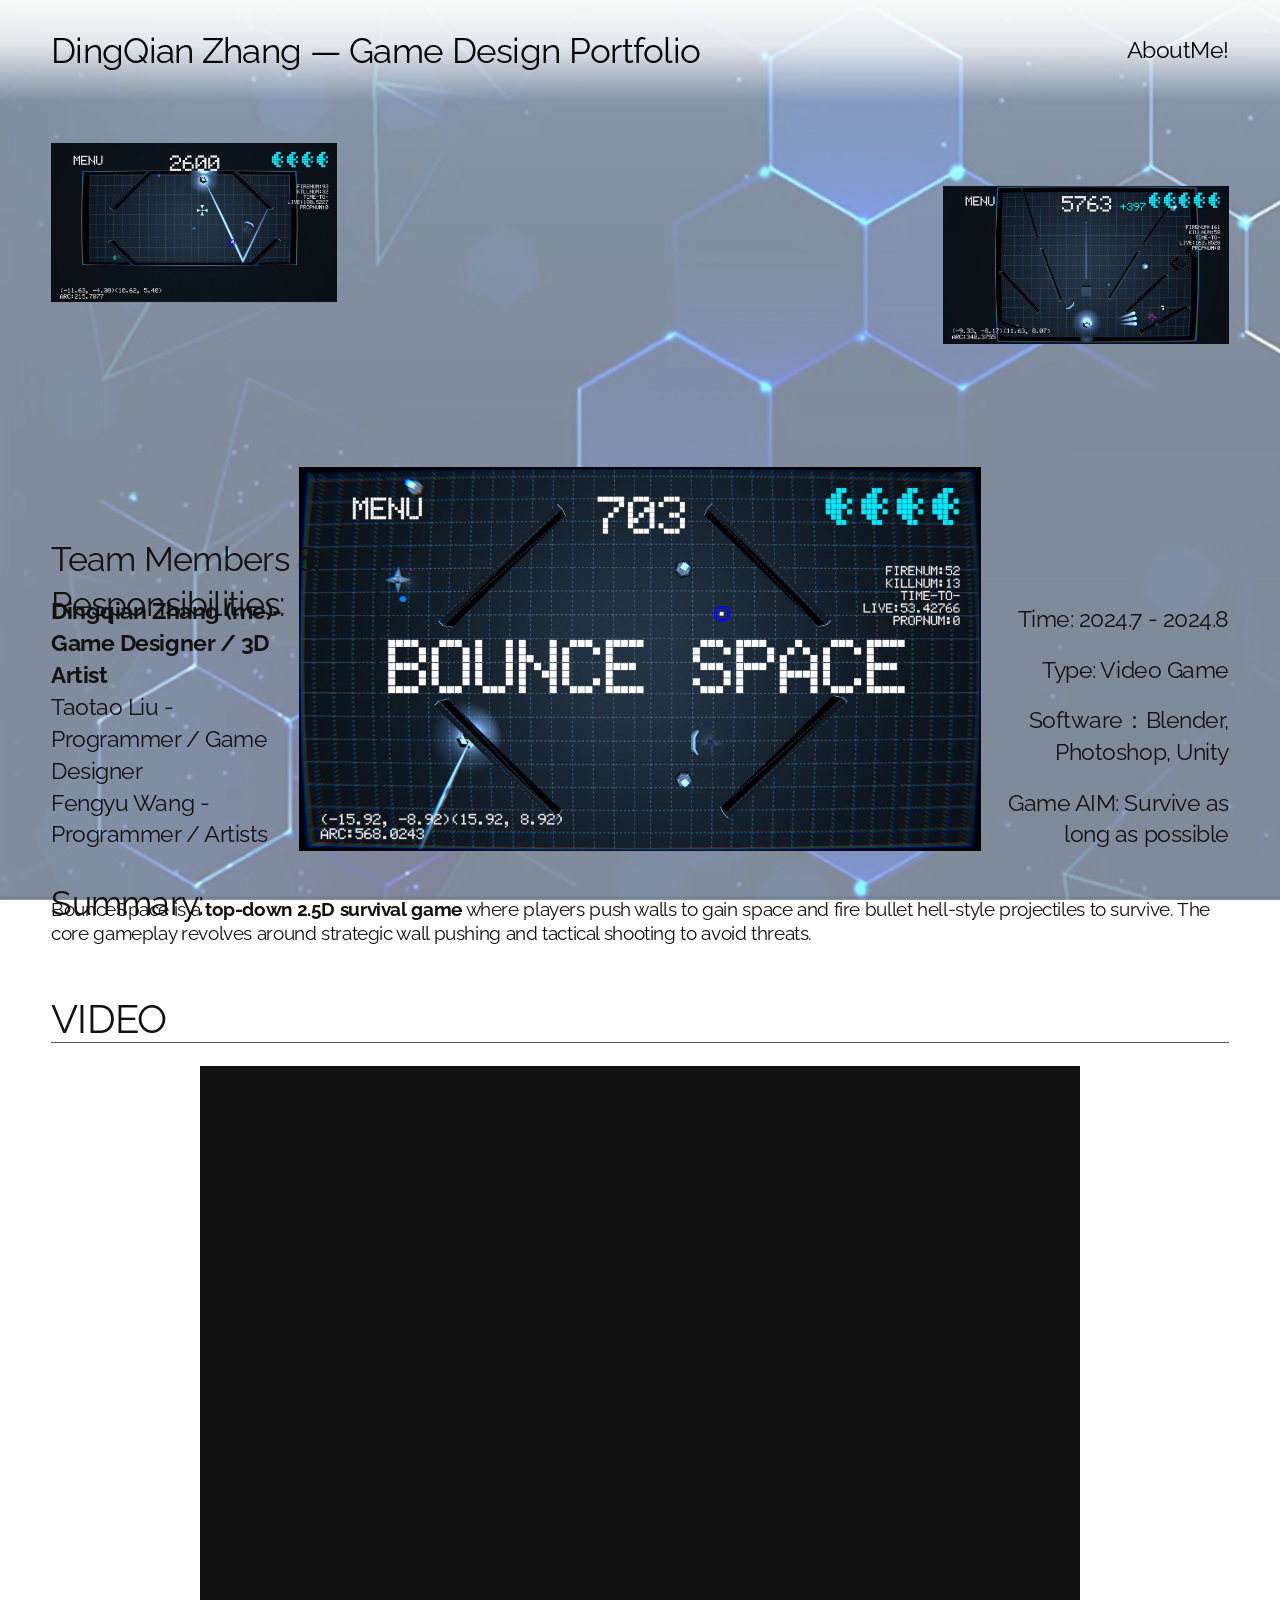
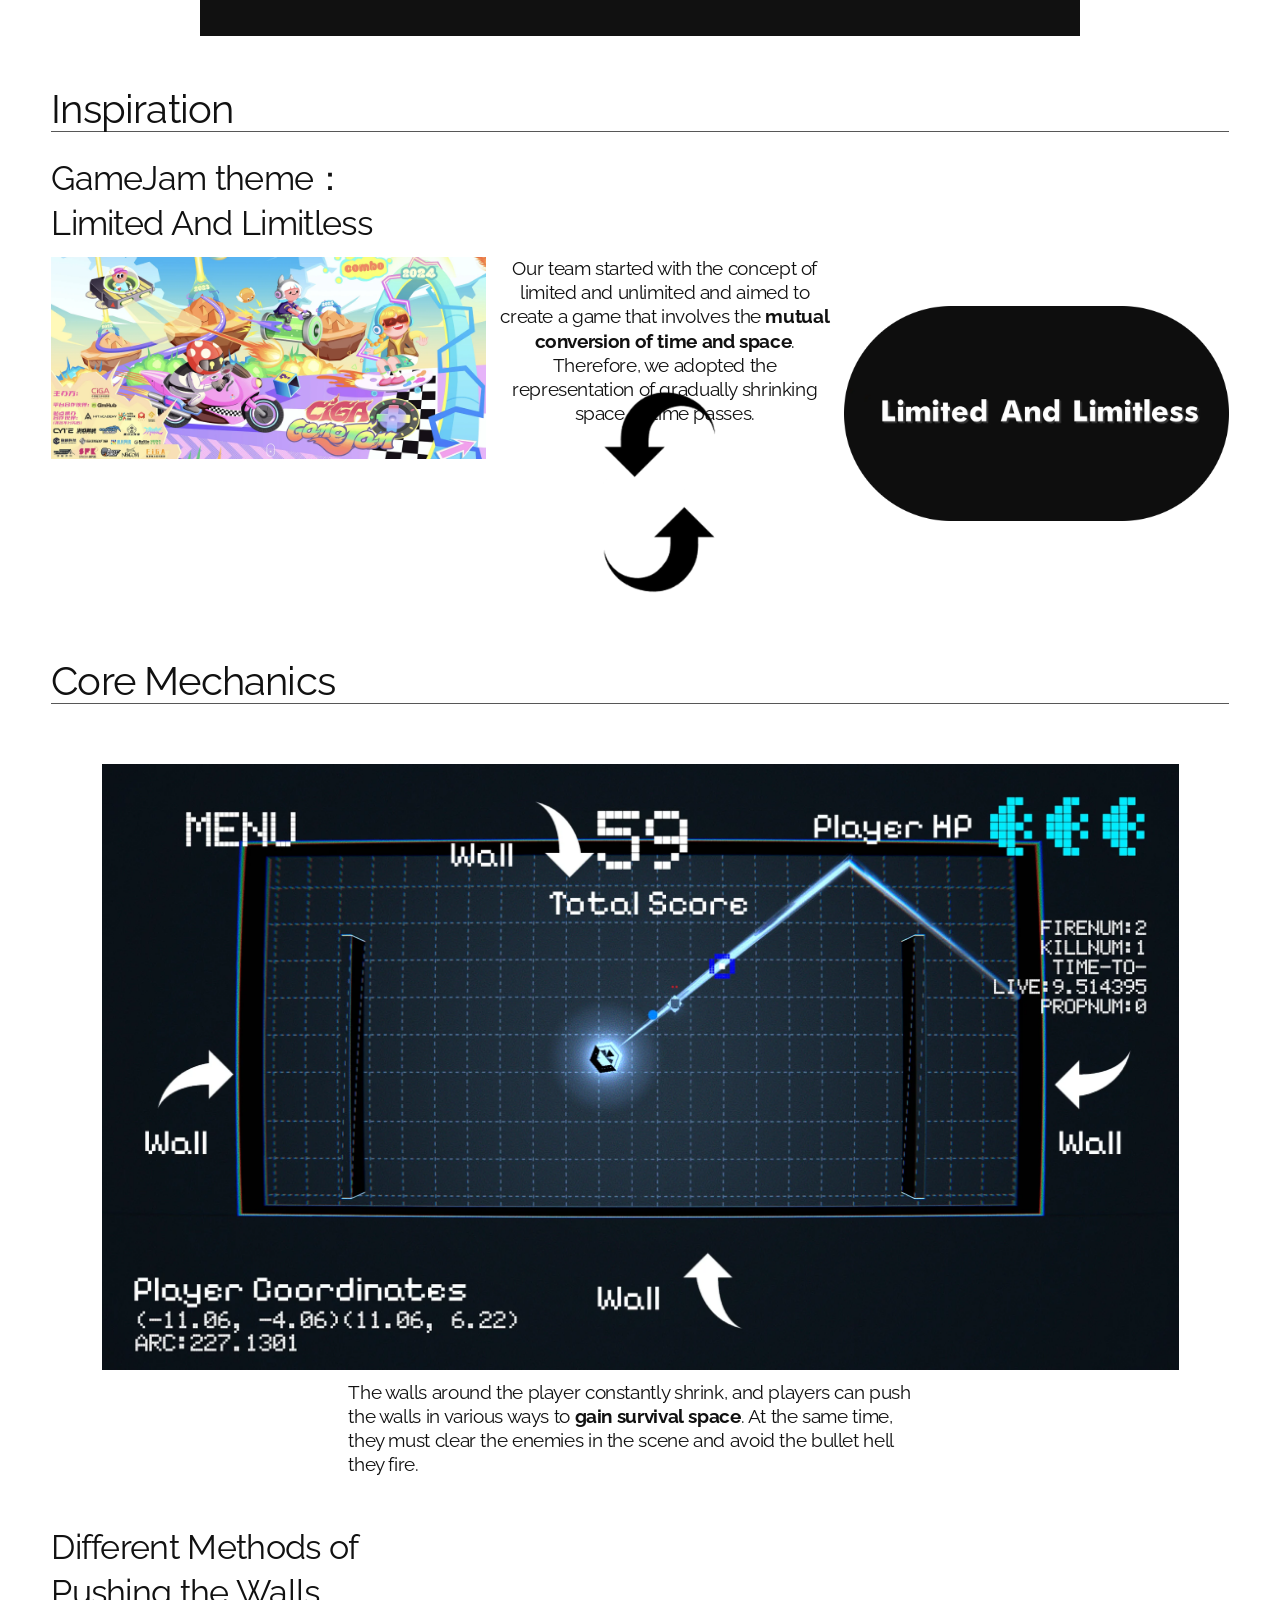
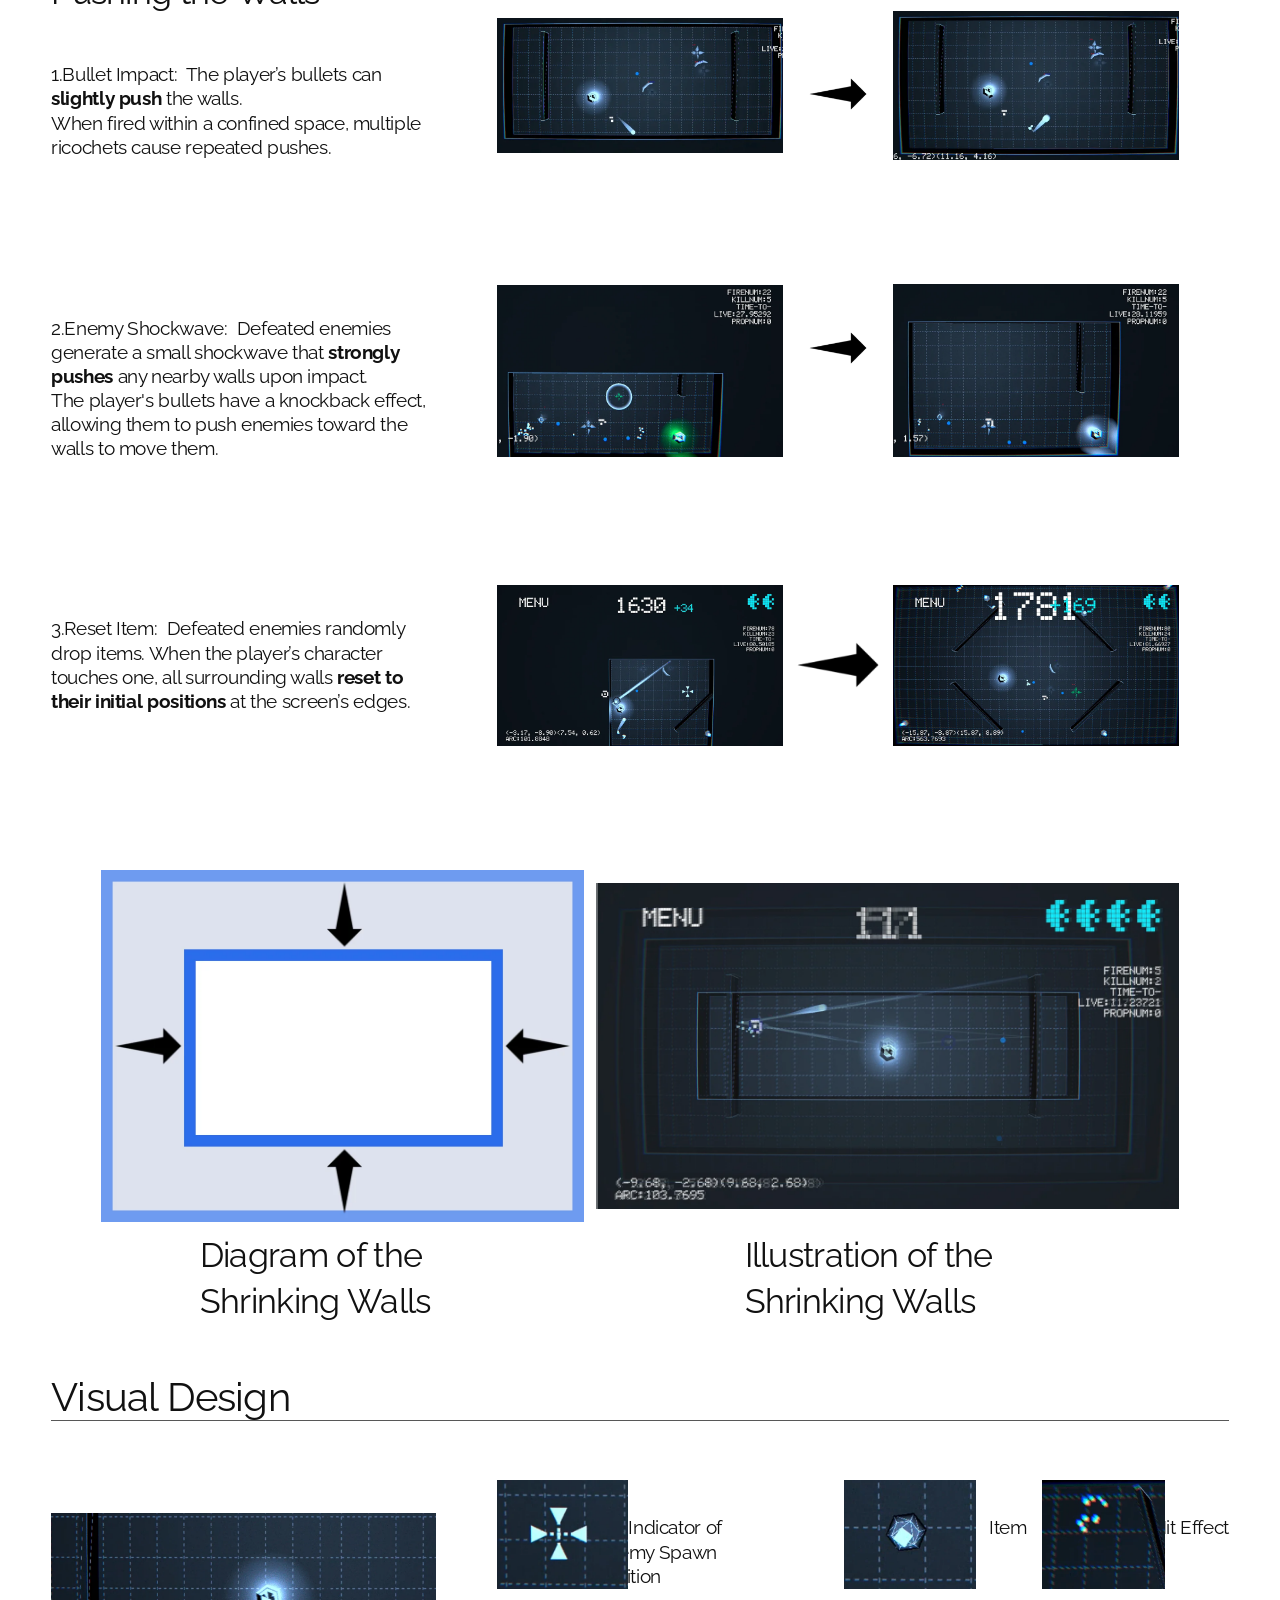
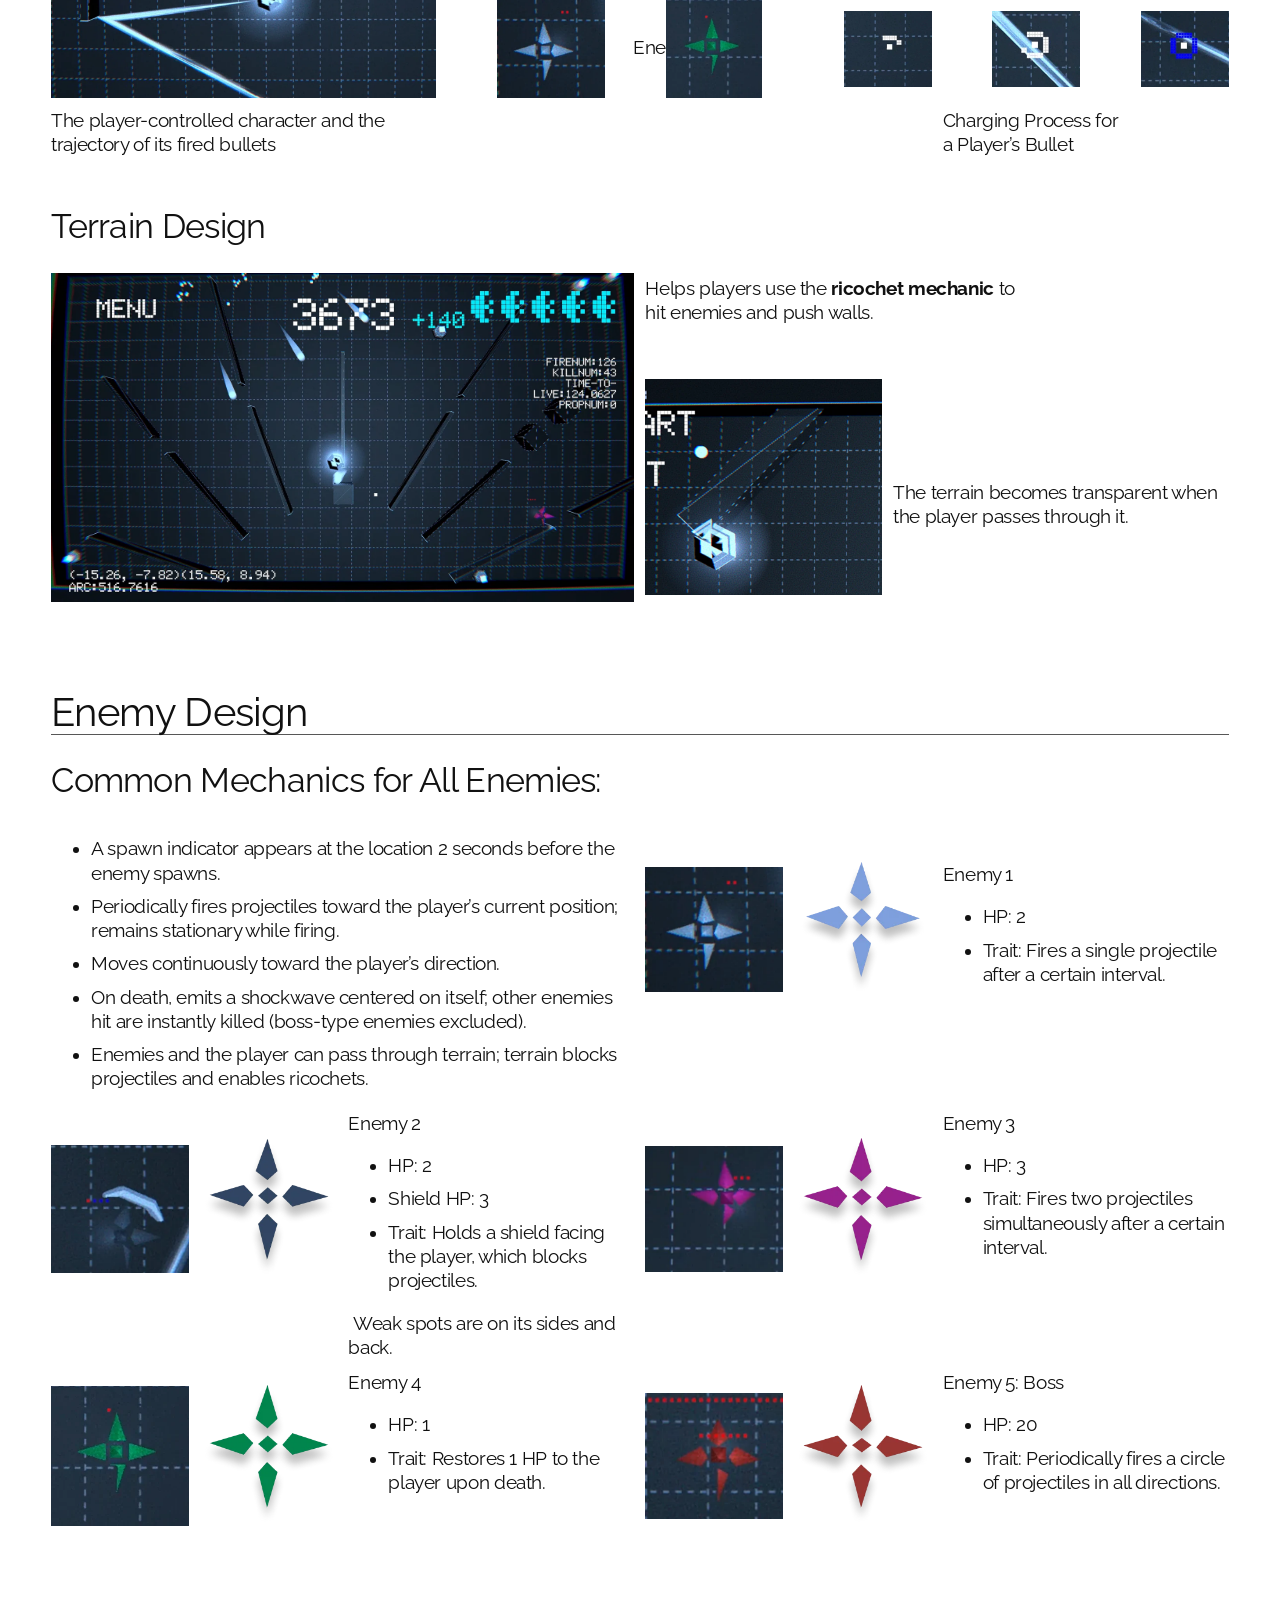
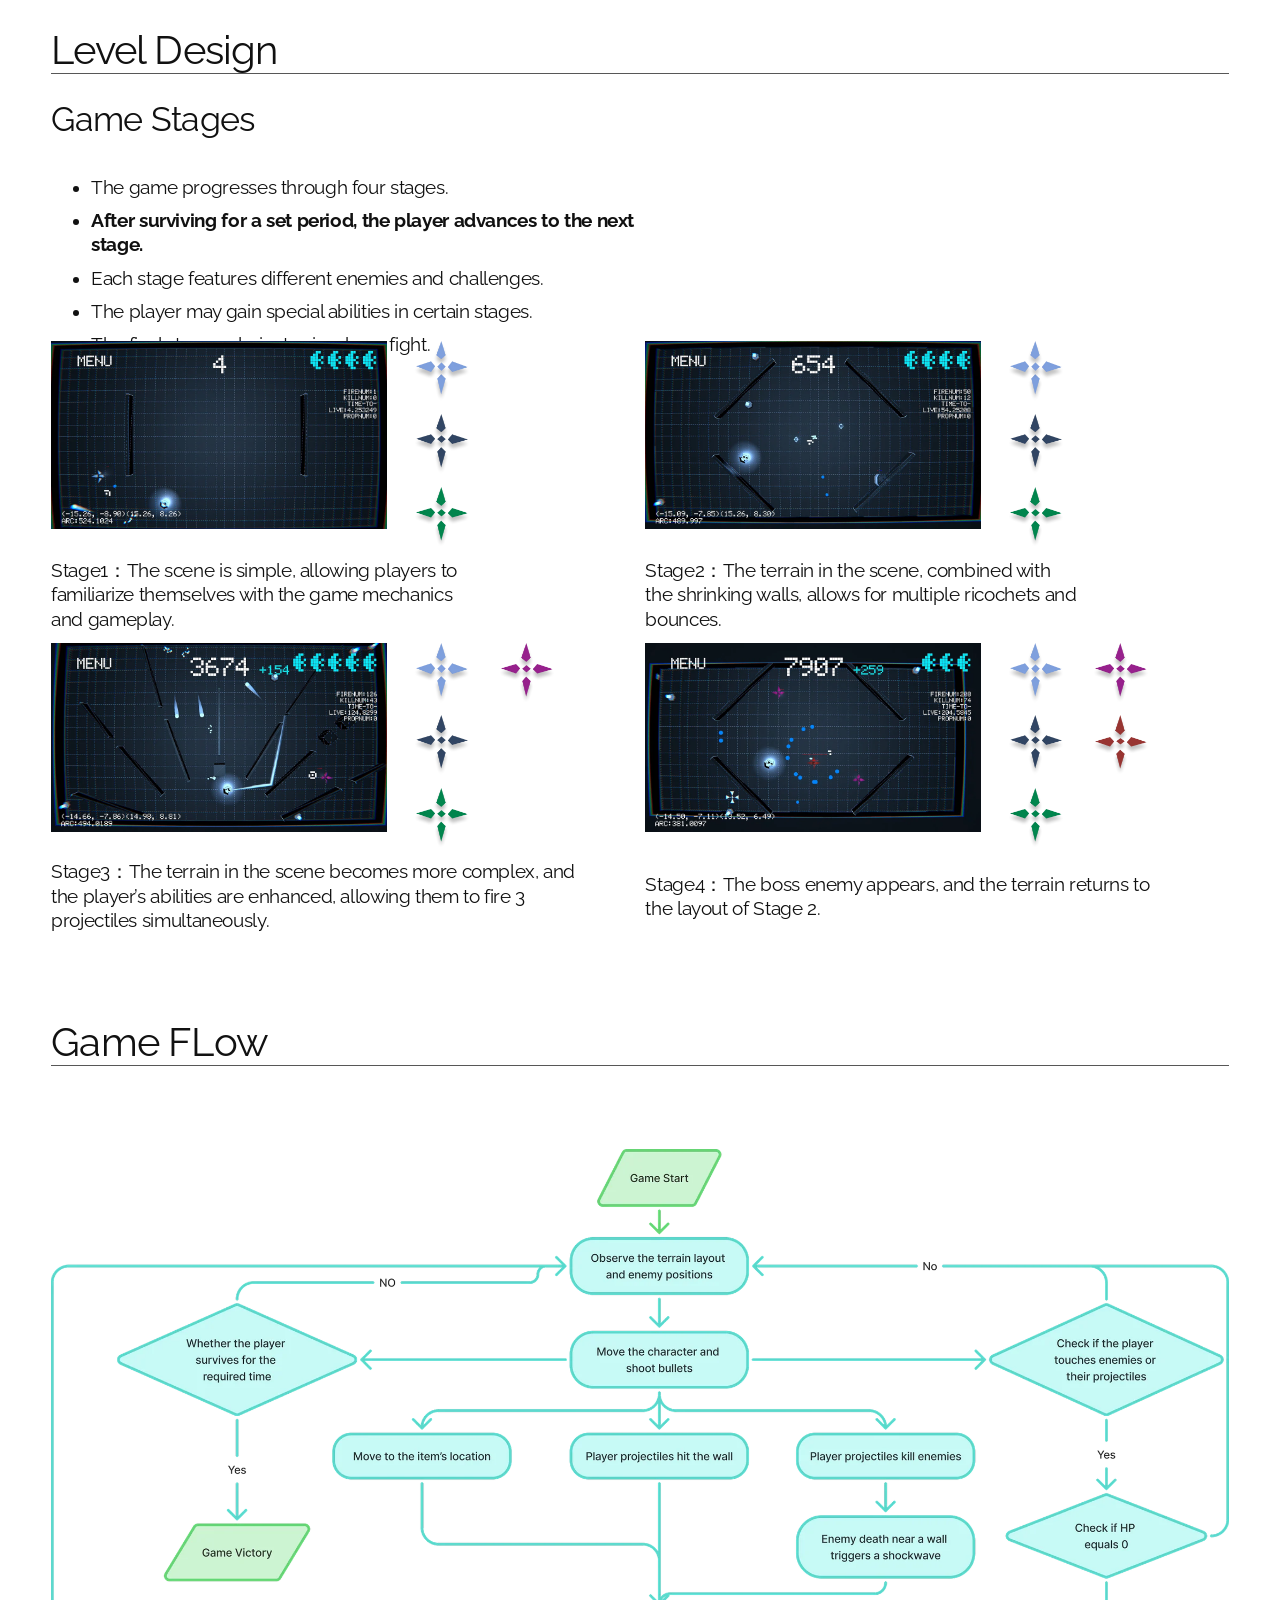
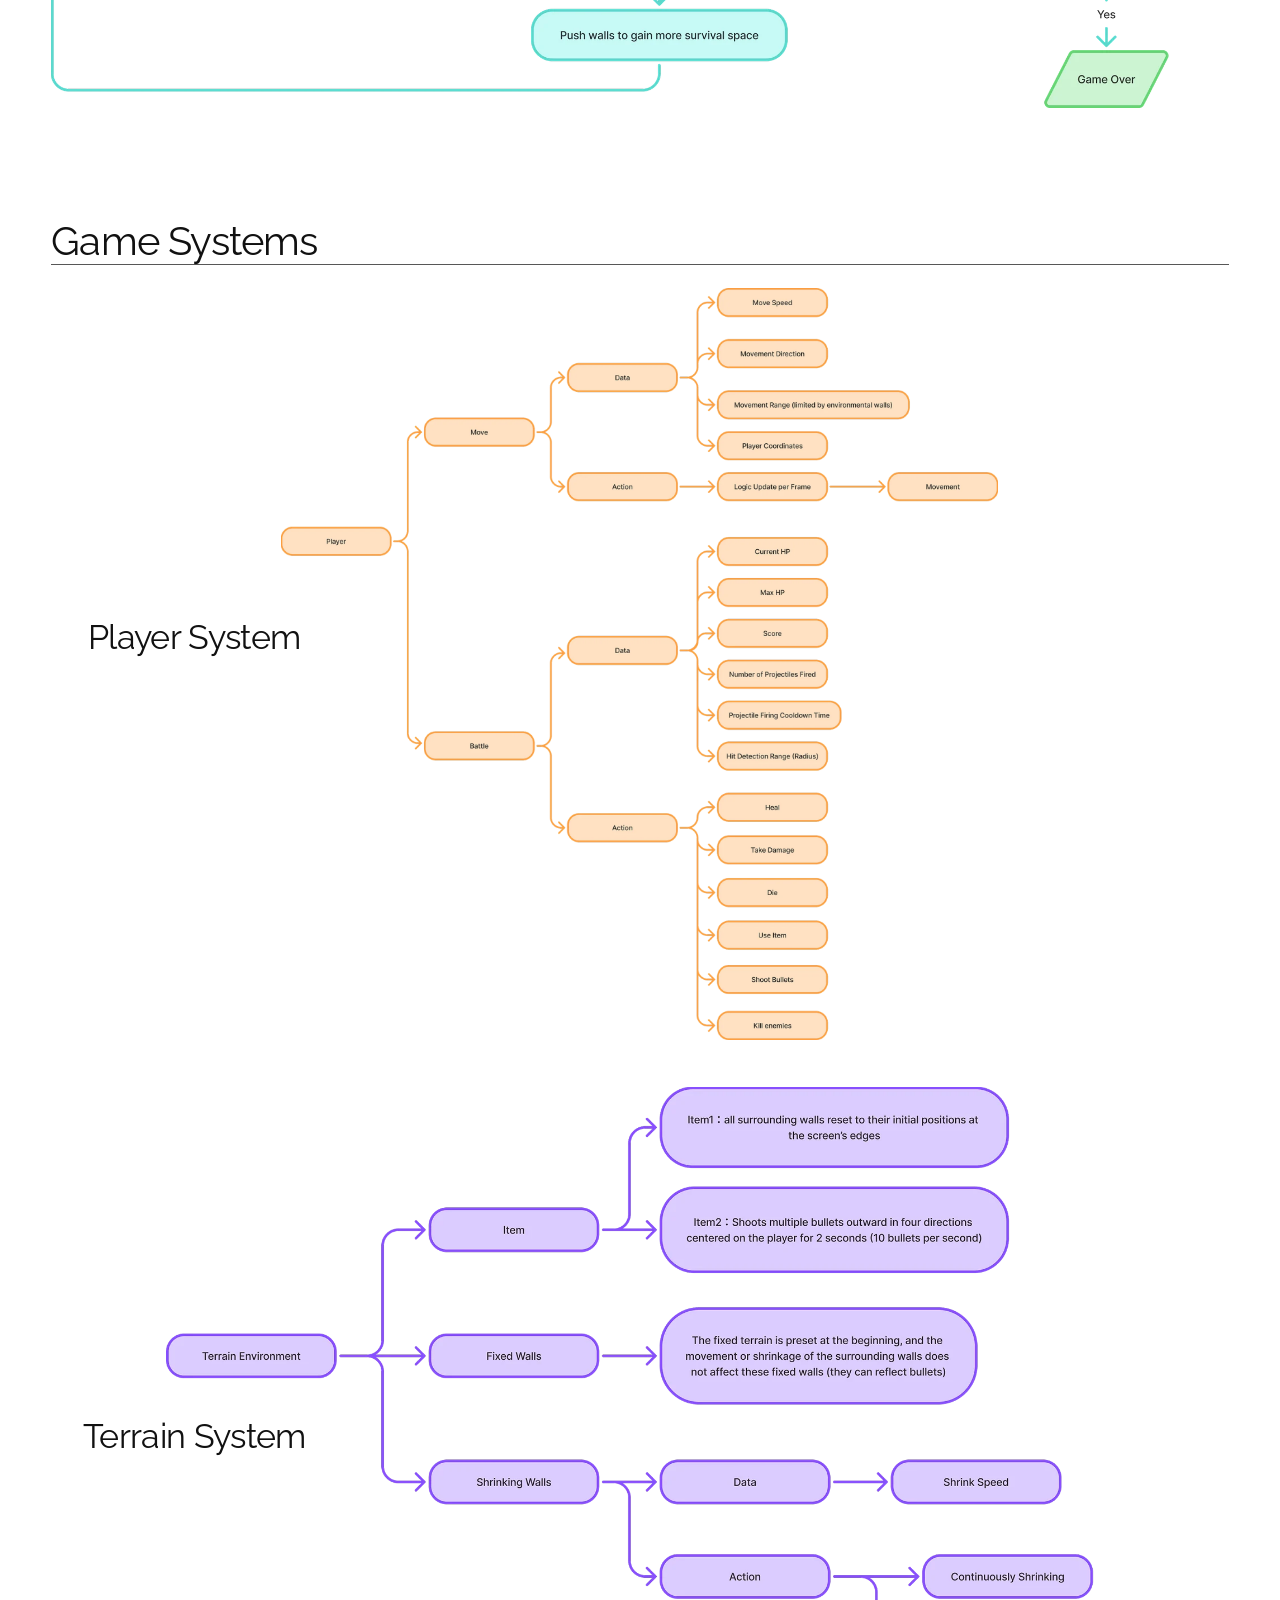
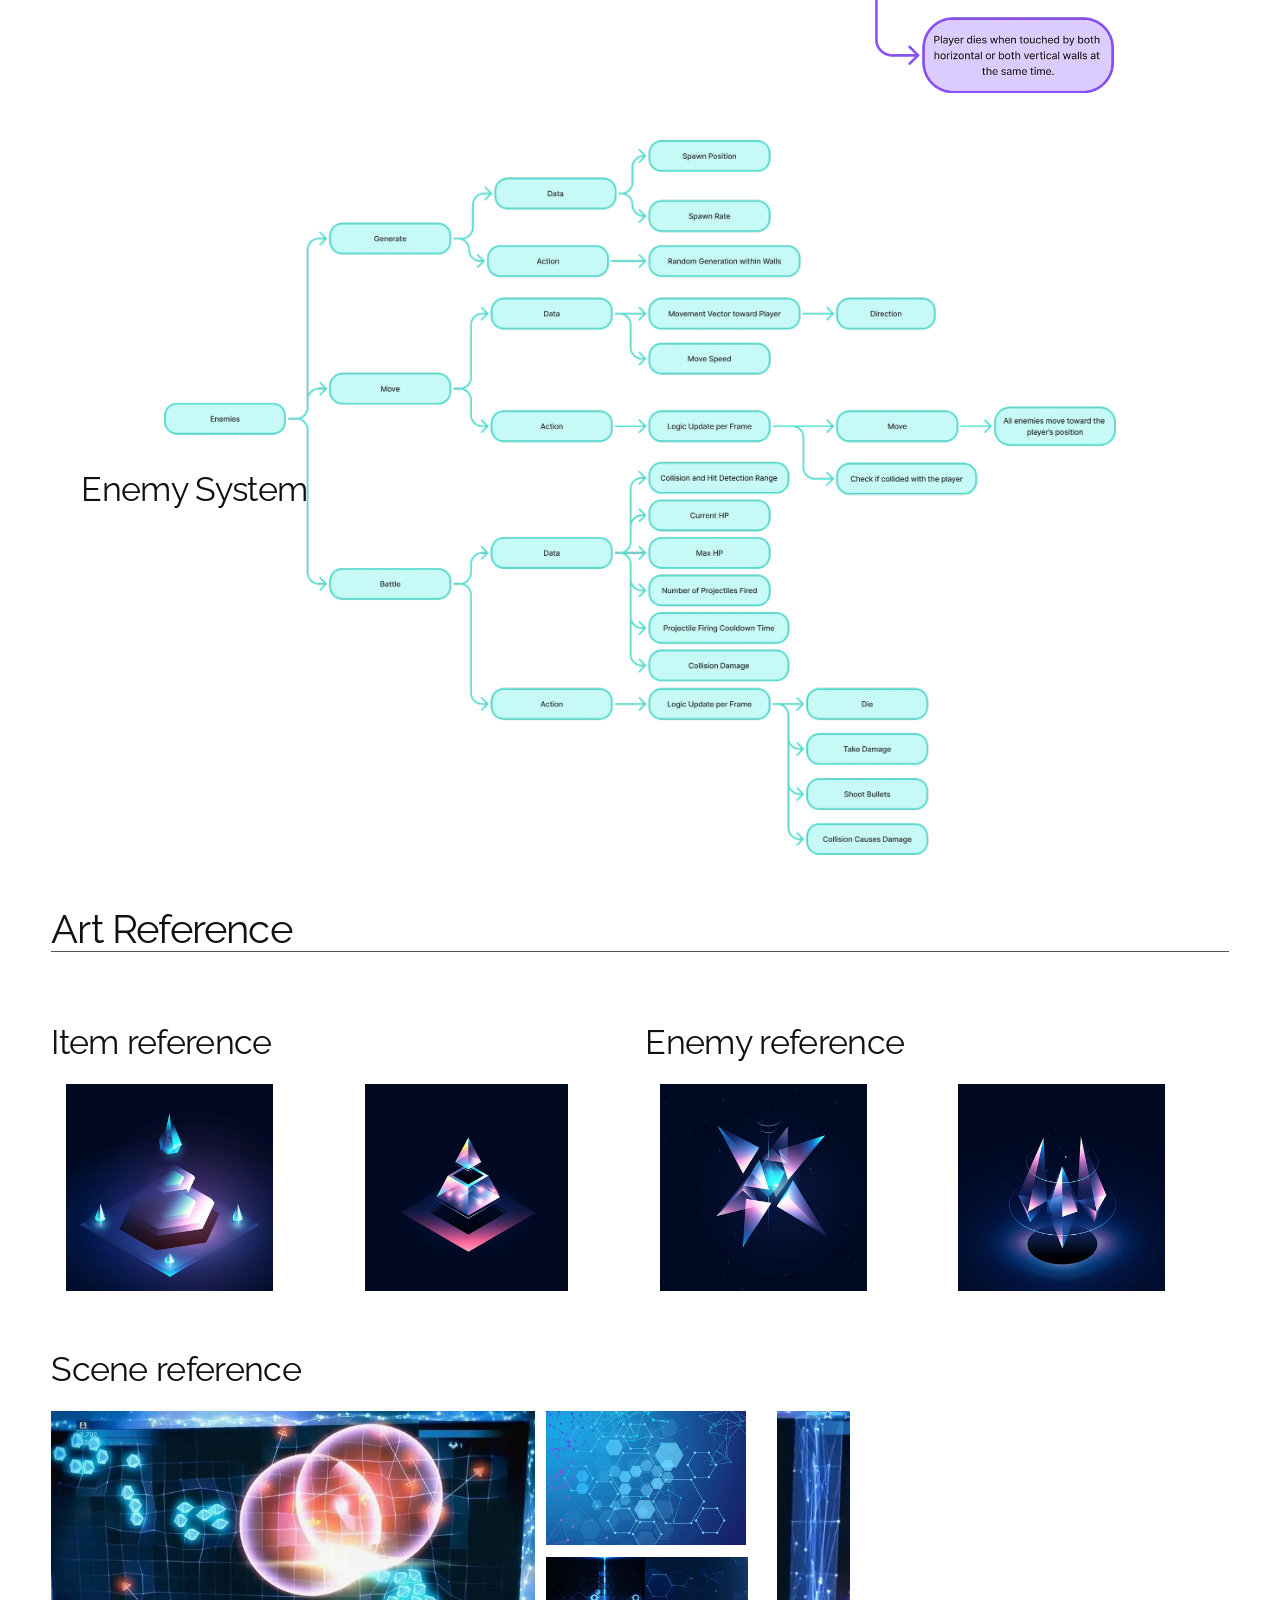
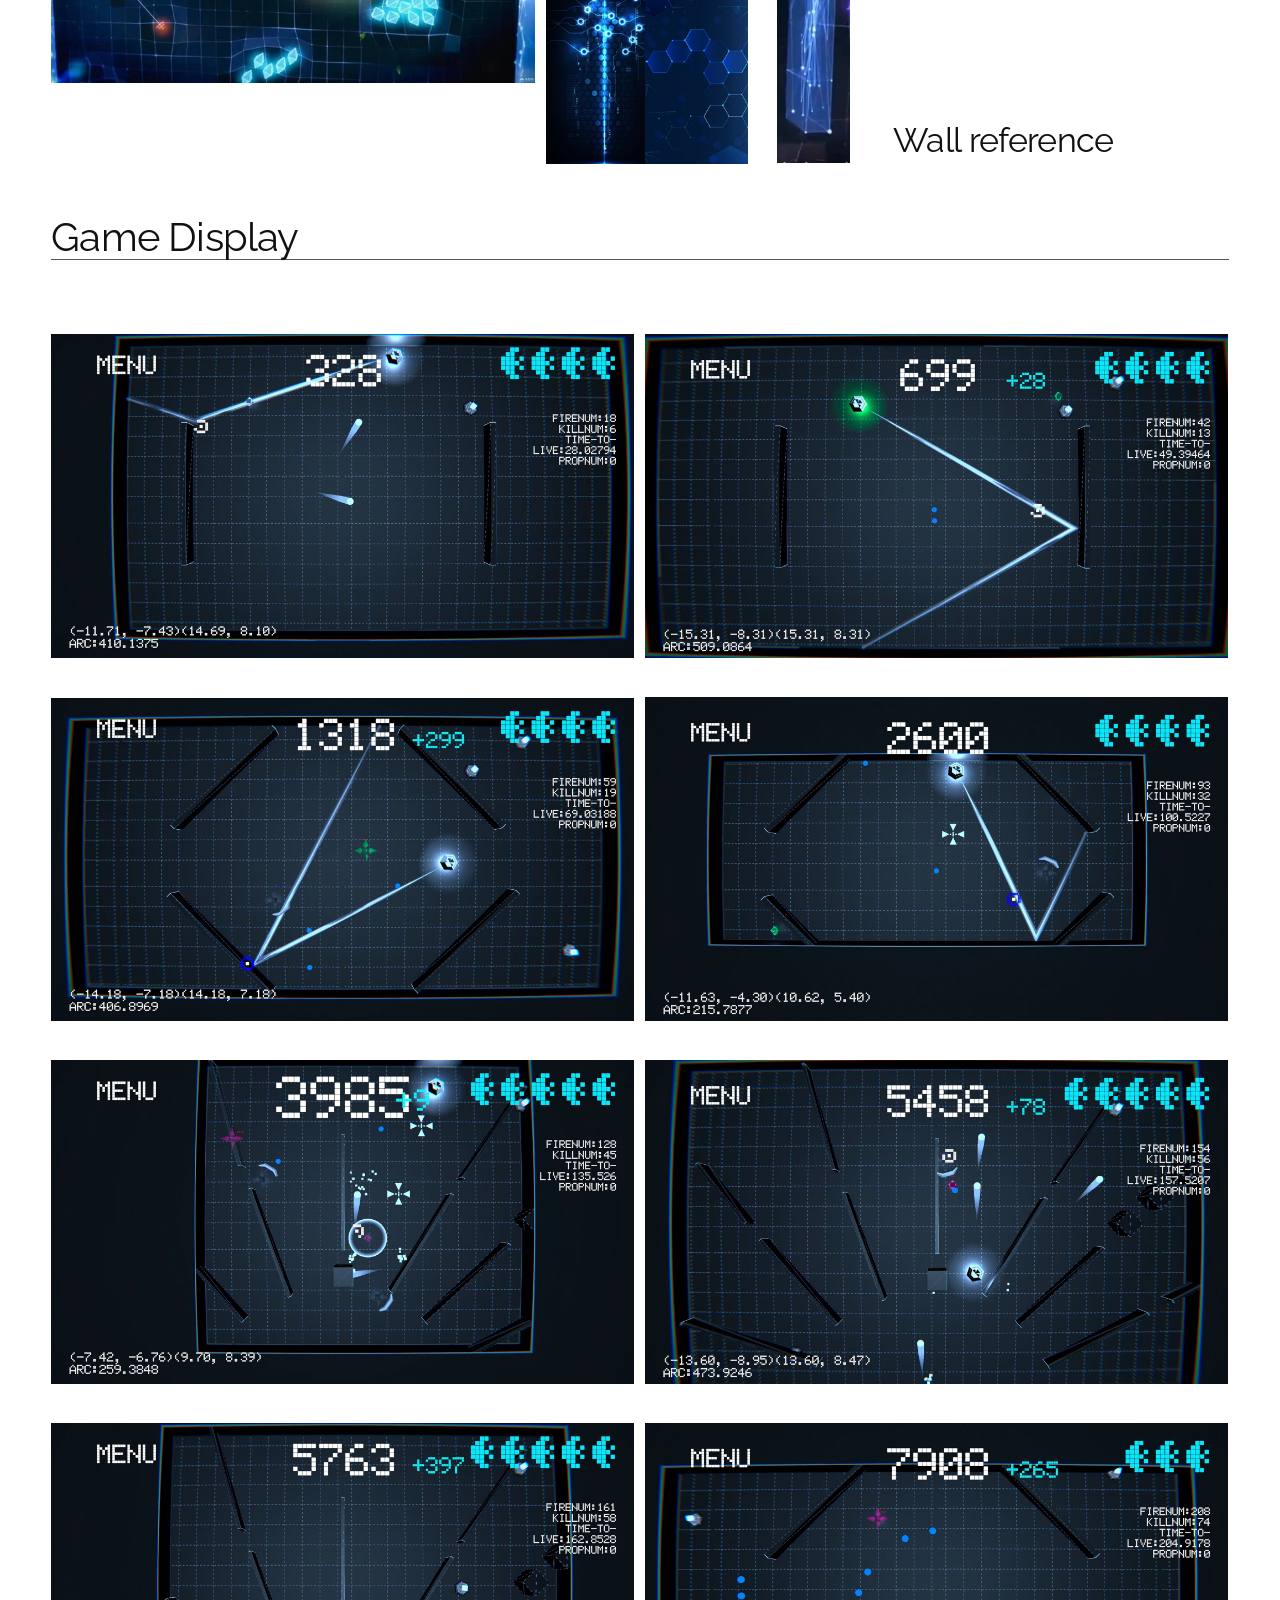
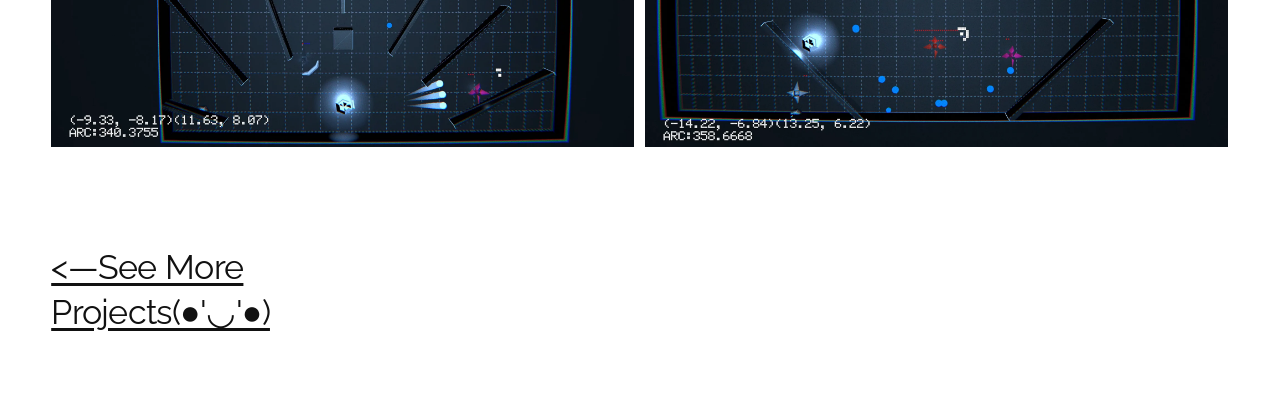
<file: bouncespace/index.html>
<!doctype html>
<html lang="en">
<head>
  <meta charset="utf-8">
  <meta name="viewport" content="width=device-width, initial-scale=1">
  <meta name="description" content="DingQian Zhang's game design portfolio and projects.">
  <title>BounceSpace — DingQian Zhang</title>
  <link rel="preconnect" href="https://fonts.googleapis.com">
  <link rel="preconnect" href="https://fonts.gstatic.com" crossorigin>
  <link href="https://fonts.googleapis.com/css2?family=Raleway:wght@300;400;500;600;700&display=swap" rel="stylesheet">
  <link rel="stylesheet" href="/styles/site.css">
  <link rel="stylesheet" href="/styles/pages/bouncespace.css">
  <script src="/scripts/site.js" defer></script>
</head>
<body class="page-bouncespace">
  <a class="skip-link" href="#main">Skip to Content</a>
  <header class="site-header">
    <a class="site-title" href="/">DingQian Zhang — Game Design Portfolio</a>
    <nav class="desktop-nav" aria-label="Main navigation"><a href="/aboutme/">AboutMe!</a></nav>
    <button class="menu-toggle" type="button" aria-label="Open Menu" aria-controls="mobile-menu" aria-expanded="false"><span></span><span></span></button>
    <nav class="mobile-nav" id="mobile-menu" aria-label="Mobile navigation" hidden><a href="/aboutme/">AboutMe!</a></nav>
  </header>
  <main id="main"><h1 class="visually-hidden">BounceSpace</h1><section class="portfolio-section light" style="background-image:url('/media/bouncespace/001.webp')"><div class="fluid-engine fe-6933e2e7159bc149a7630bb9"><div class="fe-block fe-block-yui_3_17_2_1_1765009094126_12275"><div class="sqs-block image-block fit-contain image-align-center" style="--image-ratio:1.7959183673469388;--image-position:50% 50%;"><div class="image-frame"><img src="/media/bouncespace/002.webp" width="2112" height="1176" alt="" loading="eager" decoding="async"></div></div></div>
<div class="fe-block fe-block-yui_3_17_2_1_1765009094126_11709"><div class="sqs-block image-block fit-contain image-align-center" style="--image-ratio:1.7783333333333333;--image-position:50% 50%;"><div class="image-frame"><img src="/media/bouncespace/003.webp" width="2134" height="1200" alt="" loading="eager" decoding="async"></div></div></div>
<div class="fe-block fe-block-yui_3_17_2_1_1765009094126_13325"><div class="sqs-block"><div class="sqs-html-content"><h3 style="white-space:pre-wrap;">Team Members &amp; Responsibilities:</h3></div></div></div>
<div class="fe-block fe-block-yui_3_17_2_1_1765009094126_13789"><div class="sqs-block"><div class="sqs-html-content"><h4 style="white-space:pre-wrap;"><strong>Dingqian Zhang (me)- Game Designer / 3D Artist</strong><br>Taotao Liu - Programmer / Game Designer<br>Fengyu Wang - Programmer / Artists</h4></div></div></div>
<div class="fe-block fe-block-8ce79597870d53ec41ed"><div class="sqs-block"><div class="sqs-html-content"><h3 style="white-space:pre-wrap;">Summary:</h3></div></div></div>
<div class="fe-block fe-block-bf8e2e735de40ea0351a"><div class="sqs-block"><div class="sqs-html-content"><h2 style="white-space:pre-wrap;">VIDEO</h2></div></div></div>
<div class="fe-block fe-block-5194c7786d8054e0c390"><div class="sqs-block image-block fit-contain image-align-center" style="--image-ratio:0.9827586206896551;--image-position:50% 50%;"><div class="image-frame"><img src="/media/bouncespace/004.webp" width="228" height="232" alt="" loading="eager" decoding="async"></div></div></div>
<div class="fe-block fe-block-0cbc968fc54b99b41f8f"><div class="sqs-block image-block fit-contain image-align-center" style="--image-ratio:0.9661016949152542;--image-position:50% 50%;"><div class="image-frame"><img src="/media/bouncespace/005.webp" width="228" height="236" alt="" loading="eager" decoding="async"></div></div></div>
<div class="fe-block fe-block-52e8435dfad04218ee66"><div class="sqs-block image-block fit-contain image-align-left" style="--image-ratio:1.4913793103448276;--image-position:50% 50%;"><div class="image-frame"><img src="/media/bouncespace/006.webp" width="692" height="464" alt="" loading="eager" decoding="async"></div></div></div>
<div class="fe-block fe-block-72603857c8bb3650b7f6"><div class="sqs-block image-block fit-contain image-align-center" style="--image-ratio:1.8047945205479452;--image-position:50% 50%;"><div class="image-frame"><img src="/media/bouncespace/007.webp" width="2108" height="1168" alt="" loading="eager" decoding="async"></div></div></div>
<div class="fe-block fe-block-yui_3_17_2_1_1765009094126_12827"><div class="sqs-block"><div class="sqs-html-content"><h4 style="text-align:right;white-space:pre-wrap;">Type: Video Game</h4></div></div></div>
<div class="fe-block fe-block-4e83859ff3ebbec5138e"><div class="sqs-block"><div class="sqs-html-content"><h4 style="text-align:right;white-space:pre-wrap;">Game AIM: Survive as long as possible</h4></div></div></div>
<div class="fe-block fe-block-yui_3_17_2_1_1765009094126_14747"><div class="sqs-block"><div class="sqs-html-content"><p class="" style="white-space:pre-wrap;">BounceSpace is a <strong>top-down 2.5D survival game</strong> where players push walls to gain space and fire bullet hell-style projectiles to survive. The core gameplay revolves around strategic wall pushing and tactical shooting to avoid threats.</p></div></div></div>
<div class="fe-block fe-block-yui_3_17_2_1_1765080659911_2221"><div class="sqs-block"><hr aria-hidden="true"></div></div>
<div class="fe-block fe-block-yui_3_17_2_1_1765080659911_2662"><div class="sqs-block video-block"><iframe src="https://www.youtube-nocookie.com/embed/_1f-Tdm-DdA" title="BounceSpace — Project video" loading="eager" referrerpolicy="strict-origin-when-cross-origin" allow="accelerometer; autoplay; clipboard-write; encrypted-media; gyroscope; picture-in-picture; web-share" allowfullscreen></iframe></div></div>
<div class="fe-block fe-block-yui_3_17_2_1_1765009094126_15368"><div class="sqs-block"><div class="sqs-html-content"><h2 style="white-space:pre-wrap;">Inspiration</h2></div></div></div>
<div class="fe-block fe-block-d3c8a5d5e5e89741747f"><div class="sqs-block"><div class="sqs-html-content"><h2 style="white-space:pre-wrap;">Core Mechanics</h2></div></div></div>
<div class="fe-block fe-block-yui_3_17_2_1_1765009094126_17199"><div class="sqs-block"><div class="sqs-html-content"><p style="text-align:center;white-space:pre-wrap;" class="">Our team started with the concept of limited and unlimited and aimed to create a game that involves the <strong>mutual conversion of time and space</strong>. Therefore, we adopted the representation of gradually shrinking space as time passes.</p></div></div></div>
<div class="fe-block fe-block-94c50e5b1a2d63f7bf7d"><div class="sqs-block image-block fit-contain image-align-left" style="--image-ratio:0.9661016949152542;--image-position:50% 50%;"><div class="image-frame"><img src="/media/bouncespace/008.webp" width="228" height="236" alt="" loading="eager" decoding="async"></div></div></div>
<div class="fe-block fe-block-d7553a78d106c453cfab"><div class="sqs-block"><div class="sqs-html-content"><p class="" style="white-space:pre-wrap;">Stage3：The terrain in the scene becomes more complex, and the player’s abilities are enhanced, allowing them to fire 3 projectiles simultaneously.</p></div></div></div>
<div class="fe-block fe-block-c665f25e3208aaa0232e"><div class="sqs-block image-block fit-contain image-align-center" style="--image-ratio:1.8047945205479452;--image-position:50% 50%;"><div class="image-frame"><img src="/media/bouncespace/007.webp" width="2108" height="1168" alt="" loading="lazy" decoding="async"></div></div></div>
<div class="fe-block fe-block-63a239d9ea4ddd7d36e5"><div class="sqs-block"><div class="sqs-html-content"><h4 style="text-align:right;white-space:pre-wrap;">Time: 2024.7 - 2024.8</h4></div></div></div>
<div class="fe-block fe-block-89f8541f2e3b9c3c05d5"><div class="sqs-block"><div class="sqs-html-content"><h4 style="text-align:right;white-space:pre-wrap;">Software：Blender, Photoshop, Unity</h4></div></div></div>
<div class="fe-block fe-block-yui_3_17_2_1_1765009094126_15825"><div class="sqs-block"><hr aria-hidden="true"></div></div>
<div class="fe-block fe-block-yui_3_17_2_1_1765009094126_16266"><div class="sqs-block"><div class="sqs-html-content"><h3 style="white-space:pre-wrap;">GameJam theme：Limited And Limitless</h3></div></div></div>
<div class="fe-block fe-block-yui_3_17_2_1_1765009094126_16736"><div class="sqs-block image-block fit-contain image-align-center" style="--image-ratio:2.1504065040650406;--image-position:50% 50%;"><div class="image-frame"><img src="/media/bouncespace/009.webp" width="2116" height="984" alt="" loading="lazy" decoding="async"></div></div></div>
<div class="fe-block fe-block-c6df0b9cb5e9f646035f"><div class="sqs-block image-block fit-contain image-align-center" style="--image-ratio:0.9755244755244755;--image-position:50% 50%;"><div class="image-frame"><img src="/media/bouncespace/010.webp" width="1116" height="1144" alt="" loading="lazy" decoding="async"></div></div></div>
<div class="fe-block fe-block-8c1ec8c60bc4566878c7"><div class="sqs-block image-block fit-contain image-align-center" style="--image-ratio:1.7905405405405406;--image-position:50% 50%;"><div class="image-frame"><img src="/media/bouncespace/011.webp" width="2120" height="1184" alt="" loading="lazy" decoding="async"></div></div></div>
<div class="fe-block fe-block-d24b36d32aed5bf685c0"><div class="sqs-block"><hr aria-hidden="true"></div></div>
<div class="fe-block fe-block-yui_3_17_2_1_1765080659911_4387"><div class="sqs-block image-block fit-contain image-align-center" style="--image-ratio:1.775811209439528;--image-position:50% 50%;"><div class="image-frame"><img src="/media/bouncespace/012.webp" width="2200" height="1239" alt="" loading="lazy" decoding="async"></div></div></div>
<div class="fe-block fe-block-yui_3_17_2_1_1765080659911_3912"><div class="sqs-block"><div class="sqs-html-content"><p class="" style="white-space:pre-wrap;">The walls around the player constantly shrink, and players can push the walls in various ways to <strong>gain survival space</strong>. At the same time, they must clear the enemies in the scene and avoid the bullet hell they fire.</p></div></div></div>
<div class="fe-block fe-block-yui_3_17_2_1_1765080659911_4869"><div class="sqs-block"><div class="sqs-html-content"><h3 style="white-space:pre-wrap;">Different Methods of Pushing the Walls</h3></div></div></div>
<div class="fe-block fe-block-yui_3_17_2_1_1765080659911_5338"><div class="sqs-block"><div class="sqs-html-content"><p class="" style="white-space:pre-wrap;">1.Bullet Impact:  The player’s bullets can <strong>slightly push</strong> the walls. <br>When fired within a confined space, multiple ricochets cause repeated pushes.<br></p></div></div></div>
<div class="fe-block fe-block-e3b7df0d26771dbb75f0"><div class="sqs-block"><div class="sqs-html-content"><p class="" style="white-space:pre-wrap;">2.Enemy Shockwave:  Defeated enemies generate a small shockwave that <strong>strongly pushes</strong> any nearby walls upon impact.<br>The player's bullets have a knockback effect, allowing them to push enemies toward the walls to move them.</p></div></div></div>
<div class="fe-block fe-block-276a7607785c1fe51b1a"><div class="sqs-block"><div class="sqs-html-content"><h2 style="white-space:pre-wrap;">Art Reference</h2></div></div></div>
<div class="fe-block fe-block-689b78608906e289bbb7"><div class="sqs-block"><div class="sqs-html-content"><h3 style="white-space:pre-wrap;">Scene reference</h3></div></div></div>
<div class="fe-block fe-block-2e7d5ca3996dc33c4033"><div class="sqs-block"><div class="sqs-html-content"><p class="" style="white-space:pre-wrap;">3.Reset Item:  Defeated enemies randomly drop items. When the player’s character touches one, all surrounding walls <strong>reset to their initial positions</strong> at the screen’s edges.</p></div></div></div>
<div class="fe-block fe-block-yui_3_17_2_1_1765080659911_7033"><div class="sqs-block image-block fit-contain image-align-center" style="--image-ratio:1.3736263736263736;--image-position:50% 50%;"><div class="image-frame"><img src="/media/bouncespace/013.webp" width="1000" height="728" alt="" loading="lazy" decoding="async"></div></div></div>
<div class="fe-block fe-block-yui_3_17_2_1_1765080659911_7547"><div class="sqs-block"><div class="sqs-html-content"><h3 style="white-space:pre-wrap;">Diagram of the Shrinking Walls</h3></div></div></div>
<div class="fe-block fe-block-8730a9c24bb21ece6991"><div class="sqs-block"><div class="sqs-html-content"><h2 style="white-space:pre-wrap;">Visual Design</h2></div></div></div>
<div class="fe-block fe-block-22f4c7943ec9766a432d"><div class="sqs-block"><div class="sqs-html-content"><h2 style="white-space:pre-wrap;">Game Display</h2></div></div></div>
<div class="fe-block fe-block-003a3f0846326ccfb3b8"><div class="sqs-block image-block fit-contain image-align-center" style="--image-ratio:1.9230769230769231;--image-position:50% 50%;"><div class="image-frame"><img src="/media/bouncespace/014.webp" width="900" height="468" alt="" loading="lazy" decoding="async"></div></div></div>
<div class="fe-block fe-block-93127024304d45a378d4"><div class="sqs-block image-block fit-contain image-align-center" style="--image-ratio:1.65625;--image-position:50% 50%;"><div class="image-frame"><img src="/media/bouncespace/015.webp" width="848" height="512" alt="" loading="lazy" decoding="async"></div></div></div>
<div class="fe-block fe-block-198ed29d7f0874c4e42e"><div class="sqs-block image-block fit-contain image-align-center" style="--image-ratio:1.7751937984496124;--image-position:50% 50%;"><div class="image-frame"><img src="/media/bouncespace/016.webp" width="916" height="516" alt="" loading="lazy" decoding="async"></div></div></div>
<div class="fe-block fe-block-f623a329ce52090d4a8e"><div class="sqs-block"><div class="sqs-html-content"><h3 style="white-space:pre-wrap;">Illustration of the Shrinking Walls</h3></div></div></div>
<div class="fe-block fe-block-yui_3_17_2_1_1765080659911_8012"><div class="sqs-block"><hr aria-hidden="true"></div></div>
<div class="fe-block fe-block-yui_3_17_2_1_1765080659911_8931"><div class="sqs-block image-block fit-contain image-align-center" style="--image-ratio:2.0833333333333335;--image-position:50% 50%;"><div class="image-frame"><img src="/media/bouncespace/017.webp" width="1200" height="576" alt="" loading="lazy" decoding="async"></div></div></div>
<div class="fe-block fe-block-yui_3_17_2_1_1765080659911_8460"><div class="sqs-block"><div class="sqs-html-content"><p class="" style="white-space:pre-wrap;">The player-controlled character and the trajectory of its fired bullets</p></div></div></div>
<div class="fe-block fe-block-e211c66a469c1487aa0d"><div class="sqs-block"><div class="sqs-html-content"><h3 style="white-space:pre-wrap;">Terrain Design</h3></div></div></div>
<div class="fe-block fe-block-f81e2d777572eb7939e4"><div class="sqs-block image-block fit-contain image-align-left" style="--image-ratio:1.203125;--image-position:50% 50%;"><div class="image-frame"><img src="/media/bouncespace/018.webp" width="308" height="256" alt="" loading="lazy" decoding="async"></div></div></div>
<div class="fe-block fe-block-3bb7345fe16bbaf8a41c"><div class="sqs-block"><div class="sqs-html-content"><p class="" style="white-space:pre-wrap;">       Indicator of Enemy Spawn Position</p></div></div></div>
<div class="fe-block fe-block-b29a519c85557153bb39"><div class="sqs-block image-block fit-contain image-align-left" style="--image-ratio:1.1;--image-position:50% 50%;"><div class="image-frame"><img src="/media/bouncespace/019.webp" width="308" height="280" alt="" loading="lazy" decoding="async"></div></div></div>
<div class="fe-block fe-block-741d21addf302080ecd6"><div class="sqs-block image-block fit-contain image-align-center" style="--image-ratio:0.9857142857142858;--image-position:50% 50%;"><div class="image-frame"><img src="/media/bouncespace/020.webp" width="276" height="280" alt="" loading="lazy" decoding="async"></div></div></div>
<div class="fe-block fe-block-b89556546cd48f3f840c"><div class="sqs-block"><div class="sqs-html-content"><p class="" style="white-space:pre-wrap;">        Enemy</p></div></div></div>
<div class="fe-block fe-block-5ad80415a6c7f8452cce"><div class="sqs-block image-block fit-contain image-align-center" style="--image-ratio:1.776190476190476;--image-position:50% 50%;"><div class="image-frame"><img src="/media/bouncespace/021.webp" width="1492" height="840" alt="" loading="lazy" decoding="async"></div></div></div>
<div class="fe-block fe-block-2adecc66e0b6a32817f3"><div class="sqs-block"><div class="sqs-html-content"><h2 style="white-space:pre-wrap;">Enemy Design</h2></div></div></div>
<div class="fe-block fe-block-2570ba27cd58e9d91c3e"><div class="sqs-block"><div class="sqs-html-content"><h2 style="white-space:pre-wrap;">Game FLow</h2></div></div></div>
<div class="fe-block fe-block-07c6856e67f1923d226a"><div class="sqs-block"><div class="sqs-html-content"><h2 style="white-space:pre-wrap;">Game Systems</h2></div></div></div>
<div class="fe-block fe-block-yui_3_17_2_1_1765169534827_339607"><div class="sqs-block"><div class="sqs-html-content"><h3 style="white-space:pre-wrap;">Item reference</h3></div></div></div>
<div class="fe-block fe-block-yui_3_17_2_1_1765169534827_323872"><div class="sqs-block image-block fit-contain image-align-center" style="--image-ratio:1.0;--image-position:50% 50%;"><div class="image-frame"><img src="/media/bouncespace/022.webp" width="748" height="748" alt="" loading="lazy" decoding="async"></div></div></div>
<div class="fe-block fe-block-aac6b6a153d2eee3817b"><div class="sqs-block image-block fit-contain image-align-center" style="--image-ratio:0.9827586206896551;--image-position:50% 50%;"><div class="image-frame"><img src="/media/bouncespace/023.webp" width="228" height="232" alt="" loading="lazy" decoding="async"></div></div></div>
<div class="fe-block fe-block-yui_3_17_2_1_1765169534827_539770"><div class="sqs-block image-block fit-contain image-align-center" style="--image-ratio:1.8054607508532423;--image-position:50% 50%;"><div class="image-frame"><img src="/media/bouncespace/024.webp" width="2116" height="1172" alt="" loading="lazy" decoding="async"></div></div></div>
<div class="fe-block fe-block-ef5203785115e5379d78"><div class="sqs-block image-block fit-contain image-align-center" style="--image-ratio:1.8047945205479452;--image-position:50% 50%;"><div class="image-frame"><img src="/media/bouncespace/025.webp" width="2108" height="1168" alt="" loading="lazy" decoding="async"></div></div></div>
<div class="fe-block fe-block-yui_3_17_2_1_1765169534827_586140"><div class="sqs-block"><div class="sqs-html-content"><h3 style="white-space:pre-wrap;"><a href="/">&lt;—See More Projects(●'◡'●)</a></h3></div></div></div>
<div class="fe-block fe-block-a8b8a7bd10e47ee994bf"><div class="sqs-block image-block fit-contain image-align-center" style="--image-ratio:1.0909090909090908;--image-position:50% 50%;"><div class="image-frame"><img src="/media/bouncespace/026.webp" width="288" height="264" alt="" loading="lazy" decoding="async"></div></div></div>
<div class="fe-block fe-block-5cf728c71151ef24e241"><div class="sqs-block image-block fit-contain image-align-center" style="--image-ratio:1.0895522388059702;--image-position:50% 50%;"><div class="image-frame"><img src="/media/bouncespace/027.webp" width="292" height="268" alt="" loading="lazy" decoding="async"></div></div></div>
<div class="fe-block fe-block-yui_3_17_2_1_1765080659911_6273"><div class="sqs-block image-block fit-contain image-align-center" style="--image-ratio:1.0;--image-position:50% 50%;"><div class="image-frame"><img src="/media/bouncespace/028.webp" width="228" height="228" alt="" loading="lazy" decoding="async"></div></div></div>
<div class="fe-block fe-block-7bf2af9531cb3c3cff85"><div class="sqs-block image-block fit-contain image-align-center" style="--image-ratio:1.0;--image-position:50% 50%;"><div class="image-frame"><img src="/media/bouncespace/028.webp" width="228" height="228" alt="" loading="lazy" decoding="async"></div></div></div>
<div class="fe-block fe-block-b625e96c692808763440"><div class="sqs-block image-block fit-contain image-align-center" style="--image-ratio:1.0;--image-position:50% 50%;"><div class="image-frame"><img src="/media/bouncespace/028.webp" width="228" height="228" alt="" loading="lazy" decoding="async"></div></div></div>
<div class="fe-block fe-block-e07e77ed2731e4e00b88"><div class="sqs-block image-block fit-contain image-align-left" style="--image-ratio:1.2195121951219512;--image-position:50% 50%;"><div class="image-frame"><img src="/media/bouncespace/029.webp" width="400" height="328" alt="" loading="lazy" decoding="async"></div></div></div>
<div class="fe-block fe-block-yui_3_17_2_1_1765080659911_9742"><div class="sqs-block image-block fit-contain image-align-center" style="--image-ratio:1.1578947368421053;--image-position:50% 50%;"><div class="image-frame"><img src="/media/bouncespace/030.webp" width="352" height="304" alt="" loading="lazy" decoding="async"></div></div></div>
<div class="fe-block fe-block-01d5eba6c0f060140170"><div class="sqs-block image-block fit-contain image-align-left" style="--image-ratio:1.096774193548387;--image-position:50% 50%;"><div class="image-frame"><img src="/media/bouncespace/031.webp" width="680" height="620" alt="" loading="lazy" decoding="async"></div></div></div>
<div class="fe-block fe-block-7c83ab4a58ecb39c3888"><div class="sqs-block image-block fit-contain image-align-center" style="--image-ratio:1.5593220338983051;--image-position:50% 50%;"><div class="image-frame"><img src="/media/bouncespace/032.webp" width="92" height="59" alt="" loading="lazy" decoding="async"></div></div></div>
<div class="fe-block fe-block-4a12a0e4aa1c15e95868"><div class="sqs-block"><div class="sqs-html-content"><p class="" style="white-space:pre-wrap;">Helps players use the <strong>ricochet mechanic</strong> to hit enemies and push walls.</p></div></div></div>
<div class="fe-block fe-block-a20dc5f3edaf2dd8c39e"><div class="sqs-block image-block fit-contain image-align-left" style="--image-ratio:1.1358024691358024;--image-position:50% 50%;"><div class="image-frame"><img src="/media/bouncespace/033.webp" width="368" height="324" alt="" loading="lazy" decoding="async"></div></div></div>
<div class="fe-block fe-block-57a7009b35442e7265c5"><div class="sqs-block"><div class="sqs-html-content"><p class="" style="white-space:pre-wrap;">          Item</p></div></div></div>
<div class="fe-block fe-block-a71ee5997a3c4286b359"><div class="sqs-block image-block fit-contain image-align-center" style="--image-ratio:1.1578947368421053;--image-position:50% 50%;"><div class="image-frame"><img src="/media/bouncespace/034.webp" width="352" height="304" alt="" loading="lazy" decoding="async"></div></div></div>
<div class="fe-block fe-block-40d3ce3aebd4659b99fc"><div class="sqs-block"><div class="sqs-html-content"><p style="text-align:right;white-space:pre-wrap;" class="">Bullet Hit Effect</p></div></div></div>
<div class="fe-block fe-block-37e4aecdb538406b5042"><div class="sqs-block image-block fit-contain image-align-center" style="--image-ratio:1.5593220338983051;--image-position:50% 50%;"><div class="image-frame"><img src="/media/bouncespace/032.webp" width="92" height="59" alt="" loading="lazy" decoding="async"></div></div></div>
<div class="fe-block fe-block-1700992c4e1e2b0ac4db"><div class="sqs-block"><div class="sqs-html-content"><p class="" style="white-space:pre-wrap;">Charging Process for a Player’s Bullet</p></div></div></div>
<div class="fe-block fe-block-6dfea6bbe792c43bfdc4"><div class="sqs-block image-block fit-contain image-align-center" style="--image-ratio:1.1578947368421053;--image-position:50% 50%;"><div class="image-frame"><img src="/media/bouncespace/035.webp" width="352" height="304" alt="" loading="lazy" decoding="async"></div></div></div>
<div class="fe-block fe-block-d06f55531d23652434b1"><div class="sqs-block"><div class="sqs-html-content"><p class="" style="white-space:pre-wrap;">The terrain becomes transparent when the player passes through it.</p></div></div></div>
<div class="fe-block fe-block-1147b38c80f95f235544"><div class="sqs-block"><hr aria-hidden="true"></div></div>
<div class="fe-block fe-block-yui_3_17_2_1_1765080659911_10449"><div class="sqs-block"><div class="sqs-html-content"><h3 style="white-space:pre-wrap;">Common Mechanics for All Enemies:</h3><ul><li><p class="" style="white-space:pre-wrap;">A spawn indicator appears at the location 2 seconds before the enemy spawns.</p></li><li><p class="" style="white-space:pre-wrap;">Periodically fires projectiles toward the player’s current position; remains stationary while firing.</p></li><li><p class="" style="white-space:pre-wrap;">Moves continuously toward the player’s direction.</p></li><li><p class="" style="white-space:pre-wrap;">On death, emits a shockwave centered on itself; other enemies hit are instantly killed (boss-type enemies excluded).</p></li><li><p class="" style="white-space:pre-wrap;">Enemies and the player can pass through terrain; terrain blocks projectiles and enables ricochets.</p></li></ul></div></div></div>
<div class="fe-block fe-block-yui_3_17_2_1_1765080659911_14731"><div class="sqs-block image-block fit-contain image-align-left" style="--image-ratio:1.0735294117647058;--image-position:50% 50%;"><div class="image-frame"><img src="/media/bouncespace/036.webp" width="292" height="272" alt="" loading="lazy" decoding="async"></div></div></div>
<div class="fe-block fe-block-4cfe06a86809936d09a5"><div class="sqs-block image-block fit-contain image-align-left" style="--image-ratio:0.9857142857142858;--image-position:50% 50%;"><div class="image-frame"><img src="/media/bouncespace/020.webp" width="276" height="280" alt="" loading="lazy" decoding="async"></div></div></div>
<div class="fe-block fe-block-b1542f4b2d612670e950"><div class="sqs-block image-block fit-contain image-align-center" style="--image-ratio:0.9827586206896551;--image-position:50% 50%;"><div class="image-frame"><img src="/media/bouncespace/004.webp" width="228" height="232" alt="" loading="lazy" decoding="async"></div></div></div>
<div class="fe-block fe-block-73179d66604b709182c9"><div class="sqs-block image-block fit-contain image-align-center" style="--image-ratio:0.9661016949152542;--image-position:50% 50%;"><div class="image-frame"><img src="/media/bouncespace/005.webp" width="228" height="236" alt="" loading="lazy" decoding="async"></div></div></div>
<div class="fe-block fe-block-00d1b893f836f7f93bd2"><div class="sqs-block"><div class="sqs-html-content"><h2 style="white-space:pre-wrap;">Level Design</h2></div></div></div>
<div class="fe-block fe-block-yui_3_17_2_1_1765100643852_32625"><div class="sqs-block image-block fit-contain image-align-center" style="--image-ratio:1.7852348993288591;--image-position:50% 50%;"><div class="image-frame"><img src="/media/bouncespace/037.webp" width="1064" height="596" alt="" loading="lazy" decoding="async"></div></div></div>
<div class="fe-block fe-block-3193d5b9d62f995305d7"><div class="sqs-block image-block fit-contain image-align-center" style="--image-ratio:0.9827586206896551;--image-position:50% 50%;"><div class="image-frame"><img src="/media/bouncespace/023.webp" width="228" height="232" alt="" loading="lazy" decoding="async"></div></div></div>
<div class="fe-block fe-block-yui_3_17_2_1_1765080659911_5806"><div class="sqs-block image-block fit-contain image-align-center" style="--image-ratio:2.111111111111111;--image-position:50% 50%;"><div class="image-frame"><img src="/media/bouncespace/038.webp" width="988" height="468" alt="" loading="lazy" decoding="async"></div></div></div>
<div class="fe-block fe-block-225b90fb92741628b672"><div class="sqs-block image-block fit-contain image-align-center" style="--image-ratio:1.6640625;--image-position:50% 50%;"><div class="image-frame"><img src="/media/bouncespace/039.webp" width="852" height="512" alt="" loading="lazy" decoding="async"></div></div></div>
<div class="fe-block fe-block-140bac118329b9eb7508"><div class="sqs-block image-block fit-contain image-align-center" style="--image-ratio:1.7751937984496124;--image-position:50% 50%;"><div class="image-frame"><img src="/media/bouncespace/040.webp" width="916" height="516" alt="" loading="lazy" decoding="async"></div></div></div>
<div class="fe-block fe-block-7191e9803c9e7a6bb255"><div class="sqs-block image-block fit-contain image-align-right" style="--image-ratio:1.7912087912087913;--image-position:50% 50%;"><div class="image-frame"><img src="/media/bouncespace/041.webp" width="1304" height="728" alt="" loading="lazy" decoding="async"></div></div></div>
<div class="fe-block fe-block-f14ca8a7508e12f285da"><div class="sqs-block"><div class="sqs-html-content"><p class="" style="white-space:pre-wrap;">Enemy 2<br></p><ul><li><p class="" style="white-space:pre-wrap;">HP: 2</p></li><li><p class="" style="white-space:pre-wrap;">Shield HP: 3</p></li><li><p class="" style="white-space:pre-wrap;">Trait: Holds a shield facing the player, which blocks projectiles.</p></li></ul><p class="" style="white-space:pre-wrap;"> Weak spots are on its sides and back.</p></div></div></div>
<div class="fe-block fe-block-yui_3_17_2_1_1765080659911_82673"><div class="sqs-block"><div class="sqs-html-content"><p class="" style="white-space:pre-wrap;">Enemy 4<br></p><ul><li><p class="" style="white-space:pre-wrap;">HP: 1</p></li><li><p class="" style="white-space:pre-wrap;">Trait: Restores 1 HP to the player upon death.</p></li></ul></div></div></div>
<div class="fe-block fe-block-yui_3_17_2_1_1765100643852_17834"><div class="sqs-block"><div class="sqs-html-content"><h3 style="white-space:pre-wrap;">Game Stages</h3><ul><li><p class="" style="white-space:pre-wrap;">The game progresses through four stages.</p></li><li><p class="" style="white-space:pre-wrap;"><strong>After surviving for a set period, the player advances to the next stage.</strong></p></li><li><p class="" style="white-space:pre-wrap;">Each stage features different enemies and challenges.</p></li><li><p class="" style="white-space:pre-wrap;">The player may gain special abilities in certain stages.</p></li><li><p class="" style="white-space:pre-wrap;">The final stage culminates in a boss fight.</p></li></ul></div></div></div>
<div class="fe-block fe-block-yui_3_17_2_1_1765169534827_4349"><div class="sqs-block"><div class="sqs-html-content"><p class="" style="white-space:pre-wrap;">Stage1：The scene is simple, allowing players to familiarize themselves with the game mechanics and gameplay.</p></div></div></div>
<div class="fe-block fe-block-f39cced132d9179e7396"><div class="sqs-block image-block fit-contain image-align-center" style="--image-ratio:1.1;--image-position:50% 50%;"><div class="image-frame"><img src="/media/bouncespace/019.webp" width="308" height="280" alt="" loading="lazy" decoding="async"></div></div></div>
<div class="fe-block fe-block-9acbe1790c02001541e9"><div class="sqs-block image-block fit-contain image-align-center" style="--image-ratio:0.9827586206896551;--image-position:50% 50%;"><div class="image-frame"><img src="/media/bouncespace/023.webp" width="228" height="232" alt="" loading="lazy" decoding="async"></div></div></div>
<div class="fe-block fe-block-c9798761414b2f02c70a"><div class="sqs-block image-block fit-contain image-align-center" style="--image-ratio:0.9661016949152542;--image-position:50% 50%;"><div class="image-frame"><img src="/media/bouncespace/008.webp" width="228" height="236" alt="" loading="lazy" decoding="async"></div></div></div>
<div class="fe-block fe-block-acc9e4289a5e314b7e59"><div class="sqs-block image-block fit-contain image-align-center" style="--image-ratio:0.9661016949152542;--image-position:50% 50%;"><div class="image-frame"><img src="/media/bouncespace/042.webp" width="228" height="236" alt="" loading="lazy" decoding="async"></div></div></div>
<div class="fe-block fe-block-yui_3_17_2_1_1765080659911_23149"><div class="sqs-block"><div class="sqs-html-content"><p class="" style="white-space:pre-wrap;">Enemy 1<br></p><ul><li><p class="" style="white-space:pre-wrap;">HP: 2</p></li><li><p class="" style="white-space:pre-wrap;">Trait: Fires a single projectile after a certain interval.</p></li></ul></div></div></div>
<div class="fe-block fe-block-66640d90267421490f6c"><div class="sqs-block"><div class="sqs-html-content"><p class="" style="white-space:pre-wrap;">Enemy 3<br></p><ul><li><p class="" style="white-space:pre-wrap;">HP: 3</p></li><li><p class="" style="white-space:pre-wrap;">Trait: Fires two projectiles simultaneously after a certain interval.</p></li></ul></div></div></div>
<div class="fe-block fe-block-2ca69fe7e21b544a8a44"><div class="sqs-block"><div class="sqs-html-content"><p class="" style="white-space:pre-wrap;">Enemy 5: Boss<br></p><ul><li><p class="" style="white-space:pre-wrap;">HP: 20</p></li><li><p class="" style="white-space:pre-wrap;">Trait: Periodically fires a circle of projectiles in all directions.</p></li></ul></div></div></div>
<div class="fe-block fe-block-d25c15918c59c4432a15"><div class="sqs-block"><hr aria-hidden="true"></div></div>
<div class="fe-block fe-block-5ca825cc3363401daec5"><div class="sqs-block image-block fit-contain image-align-center" style="--image-ratio:1.7733333333333334;--image-position:50% 50%;"><div class="image-frame"><img src="/media/bouncespace/043.webp" width="1064" height="600" alt="" loading="lazy" decoding="async"></div></div></div>
<div class="fe-block fe-block-645fecb5d14f6de0a150"><div class="sqs-block image-block fit-contain image-align-center" style="--image-ratio:0.9827586206896551;--image-position:50% 50%;"><div class="image-frame"><img src="/media/bouncespace/004.webp" width="228" height="232" alt="" loading="lazy" decoding="async"></div></div></div>
<div class="fe-block fe-block-85f9f64399b9467b62a1"><div class="sqs-block image-block fit-contain image-align-center" style="--image-ratio:0.9661016949152542;--image-position:50% 50%;"><div class="image-frame"><img src="/media/bouncespace/005.webp" width="228" height="236" alt="" loading="lazy" decoding="async"></div></div></div>
<div class="fe-block fe-block-870ce0e4f59d64aefe50"><div class="sqs-block image-block fit-contain image-align-center" style="--image-ratio:1.7852348993288591;--image-position:50% 50%;"><div class="image-frame"><img src="/media/bouncespace/044.webp" width="1064" height="596" alt="" loading="lazy" decoding="async"></div></div></div>
<div class="fe-block fe-block-5d896ae8fb1becf4306a"><div class="sqs-block image-block fit-contain image-align-center" style="--image-ratio:1.7733333333333334;--image-position:50% 50%;"><div class="image-frame"><img src="/media/bouncespace/045.webp" width="1064" height="600" alt="" loading="lazy" decoding="async"></div></div></div>
<div class="fe-block fe-block-9a80b41f88dc91cfa616"><div class="sqs-block"><div class="sqs-html-content"><h3 style="white-space:pre-wrap;">Enemy reference</h3></div></div></div>
<div class="fe-block fe-block-e59c9594d9bdb423584c"><div class="sqs-block image-block fit-contain image-align-center" style="--image-ratio:0.9827586206896551;--image-position:50% 50%;"><div class="image-frame"><img src="/media/bouncespace/023.webp" width="228" height="232" alt="" loading="lazy" decoding="async"></div></div></div>
<div class="fe-block fe-block-8963d28713a22b85f436"><div class="sqs-block image-block fit-contain image-align-center" style="--image-ratio:0.9827586206896551;--image-position:50% 50%;"><div class="image-frame"><img src="/media/bouncespace/004.webp" width="228" height="232" alt="" loading="lazy" decoding="async"></div></div></div>
<div class="fe-block fe-block-16739e5080a64351924c"><div class="sqs-block image-block fit-contain image-align-center" style="--image-ratio:0.9661016949152542;--image-position:50% 50%;"><div class="image-frame"><img src="/media/bouncespace/005.webp" width="228" height="236" alt="" loading="lazy" decoding="async"></div></div></div>
<div class="fe-block fe-block-321d7ec015ae1c4fb869"><div class="sqs-block"><div class="sqs-html-content"><p class="" style="white-space:pre-wrap;">Stage2：The terrain in the scene, combined with the shrinking walls, allows for multiple ricochets and bounces.<br></p></div></div></div>
<div class="fe-block fe-block-711910784e9ed8cf693a"><div class="sqs-block image-block fit-contain image-align-center" style="--image-ratio:0.9827586206896551;--image-position:50% 50%;"><div class="image-frame"><img src="/media/bouncespace/023.webp" width="228" height="232" alt="" loading="lazy" decoding="async"></div></div></div>
<div class="fe-block fe-block-390f665560f5eb02d51e"><div class="sqs-block image-block fit-contain image-align-center" style="--image-ratio:0.9827586206896551;--image-position:50% 50%;"><div class="image-frame"><img src="/media/bouncespace/004.webp" width="228" height="232" alt="" loading="lazy" decoding="async"></div></div></div>
<div class="fe-block fe-block-8ccb4ef2e51986d83a82"><div class="sqs-block image-block fit-contain image-align-center" style="--image-ratio:0.9661016949152542;--image-position:50% 50%;"><div class="image-frame"><img src="/media/bouncespace/005.webp" width="228" height="236" alt="" loading="lazy" decoding="async"></div></div></div>
<div class="fe-block fe-block-eeed11aef9dac831b083"><div class="sqs-block image-block fit-contain image-align-left" style="--image-ratio:0.9661016949152542;--image-position:50% 50%;"><div class="image-frame"><img src="/media/bouncespace/008.webp" width="228" height="236" alt="" loading="lazy" decoding="async"></div></div></div>
<div class="fe-block fe-block-4e82bdc978949be0081e"><div class="sqs-block image-block fit-contain image-align-left" style="--image-ratio:0.9661016949152542;--image-position:50% 50%;"><div class="image-frame"><img src="/media/bouncespace/042.webp" width="228" height="236" alt="" loading="lazy" decoding="async"></div></div></div>
<div class="fe-block fe-block-a64c4cc46f6d95bf97f0"><div class="sqs-block"><div class="sqs-html-content"><p class="" style="white-space:pre-wrap;">Stage4：The boss enemy appears, and the terrain returns to the layout of Stage 2.</p></div></div></div>
<div class="fe-block fe-block-d2e1c1f31b92dd5e0632"><div class="sqs-block"><hr aria-hidden="true"></div></div>
<div class="fe-block fe-block-yui_3_17_2_1_1765169534827_195909"><div class="sqs-block image-block fit-contain image-align-center" style="--image-ratio:2.1027397260273974;--image-position:50% 50%;"><div class="image-frame"><img src="/media/bouncespace/046.webp" width="2200" height="1046" alt="" loading="lazy" decoding="async"></div></div></div>
<div class="fe-block fe-block-yui_3_17_2_1_1765169534827_209088"><div class="sqs-block"><hr aria-hidden="true"></div></div>
<div class="fe-block fe-block-yui_3_17_2_1_1765169534827_217166"><div class="sqs-block image-block fit-contain image-align-center" style="--image-ratio:0.9538188277087034;--image-position:50% 50%;"><div class="image-frame"><img src="/media/bouncespace/047.webp" width="2098" height="2200" alt="" loading="lazy" decoding="async"></div></div></div>
<div class="fe-block fe-block-yui_3_17_2_1_1765169534827_232895"><div class="sqs-block"><div class="sqs-html-content"><h3 style="text-align:center;white-space:pre-wrap;">Player System</h3></div></div></div>
<div class="fe-block fe-block-yui_3_17_2_1_1765169534827_251179"><div class="sqs-block image-block fit-contain image-align-center" style="--image-ratio:1.5645756457564575;--image-position:50% 50%;"><div class="image-frame"><img src="/media/bouncespace/048.webp" width="1696" height="1084" alt="" loading="lazy" decoding="async"></div></div></div>
<div class="fe-block fe-block-6127a796f47a84a7246c"><div class="sqs-block"><div class="sqs-html-content"><h3 style="text-align:center;white-space:pre-wrap;">Terrain System</h3></div></div></div>
<div class="fe-block fe-block-yui_3_17_2_1_1765169534827_282195"><div class="sqs-block image-block fit-contain image-align-center" style="--image-ratio:1.3305439330543933;--image-position:50% 50%;"><div class="image-frame"><img src="/media/bouncespace/049.webp" width="2200" height="1653" alt="" loading="lazy" decoding="async"></div></div></div>
<div class="fe-block fe-block-9c6346043ee9d0f96202"><div class="sqs-block"><div class="sqs-html-content"><h3 style="text-align:center;white-space:pre-wrap;">Enemy System</h3></div></div></div>
<div class="fe-block fe-block-yui_3_17_2_1_1765169534827_315797"><div class="sqs-block"><hr aria-hidden="true"></div></div>
<div class="fe-block fe-block-d4df5e7b03e8b01e446c"><div class="sqs-block image-block fit-contain image-align-center" style="--image-ratio:0.983957219251337;--image-position:50% 50%;"><div class="image-frame"><img src="/media/bouncespace/050.webp" width="736" height="748" alt="" loading="lazy" decoding="async"></div></div></div>
<div class="fe-block fe-block-yui_3_17_2_1_1765169534827_401243"><div class="sqs-block image-block fit-contain image-align-center" style="--image-ratio:1.7810945273631842;--image-position:50% 50%;"><div class="image-frame"><img src="/media/bouncespace/051.webp" width="1432" height="804" alt="" loading="lazy" decoding="async"></div></div></div>
<div class="fe-block fe-block-85bd46c6914547860809"><div class="sqs-block image-block fit-contain image-align-center" style="--image-ratio:1.0;--image-position:50% 50%;"><div class="image-frame"><img src="/media/bouncespace/052.webp" width="748" height="748" alt="" loading="lazy" decoding="async"></div></div></div>
<div class="fe-block fe-block-254675d268ae4660d226"><div class="sqs-block image-block fit-contain image-align-left" style="--image-ratio:0.5641025641025641;--image-position:50% 50%;"><div class="image-frame"><img src="/media/bouncespace/053.webp" width="352" height="624" alt="" loading="lazy" decoding="async"></div></div></div>
<div class="fe-block fe-block-3a10568ef24800cfa1f7"><div class="sqs-block image-block fit-contain image-align-center" style="--image-ratio:0.20785219399538107;--image-position:50% 50%;"><div class="image-frame"><img src="/media/bouncespace/054.webp" width="360" height="1732" alt="" loading="lazy" decoding="async"></div></div></div>
<div class="fe-block fe-block-e9b87f93f84e6257051e"><div class="sqs-block image-block fit-contain image-align-left" style="--image-ratio:0.4968152866242038;--image-position:50% 50%;"><div class="image-frame"><img src="/media/bouncespace/055.webp" width="312" height="628" alt="" loading="lazy" decoding="async"></div></div></div>
<div class="fe-block fe-block-b18705e532200f7f7b46"><div class="sqs-block image-block fit-contain image-align-center" style="--image-ratio:1.0;--image-position:50% 50%;"><div class="image-frame"><img src="/media/bouncespace/056.webp" width="736" height="736" alt="" loading="lazy" decoding="async"></div></div></div>
<div class="fe-block fe-block-753a8f6d85da55a2ac44"><div class="sqs-block"><div class="sqs-html-content"><h3 style="white-space:pre-wrap;">Wall reference</h3></div></div></div>
<div class="fe-block fe-block-ad088876911698310a83"><div class="sqs-block"><hr aria-hidden="true"></div></div>
<div class="fe-block fe-block-yui_3_17_2_1_1765169534827_506202"><div class="sqs-block image-block fit-contain image-align-center" style="--image-ratio:1.8047945205479452;--image-position:50% 50%;"><div class="image-frame"><img src="/media/bouncespace/057.webp" width="2108" height="1168" alt="" loading="lazy" decoding="async"></div></div></div>
<div class="fe-block fe-block-003e822eac8f156f6726"><div class="sqs-block image-block fit-contain image-align-center" style="--image-ratio:1.7959183673469388;--image-position:50% 50%;"><div class="image-frame"><img src="/media/bouncespace/058.webp" width="2112" height="1176" alt="" loading="lazy" decoding="async"></div></div></div>
<div class="fe-block fe-block-1bb810a3a182468b521c"><div class="sqs-block image-block fit-contain image-align-center" style="--image-ratio:1.7959183673469388;--image-position:50% 50%;"><div class="image-frame"><img src="/media/bouncespace/002.webp" width="2112" height="1176" alt="" loading="lazy" decoding="async"></div></div></div>
<div class="fe-block fe-block-09388c386b009104c3dd"><div class="sqs-block image-block fit-contain image-align-center" style="--image-ratio:1.7959183673469388;--image-position:50% 50%;"><div class="image-frame"><img src="/media/bouncespace/059.webp" width="2112" height="1176" alt="" loading="lazy" decoding="async"></div></div></div>
<div class="fe-block fe-block-a5ee1199cc067e2942f7"><div class="sqs-block image-block fit-contain image-align-center" style="--image-ratio:1.7986348122866893;--image-position:50% 50%;"><div class="image-frame"><img src="/media/bouncespace/060.webp" width="2108" height="1172" alt="" loading="lazy" decoding="async"></div></div></div></div></section></main>
  <footer class="site-footer">©2026 Dingqian Zhang</footer>
</body>
</html>
</file>
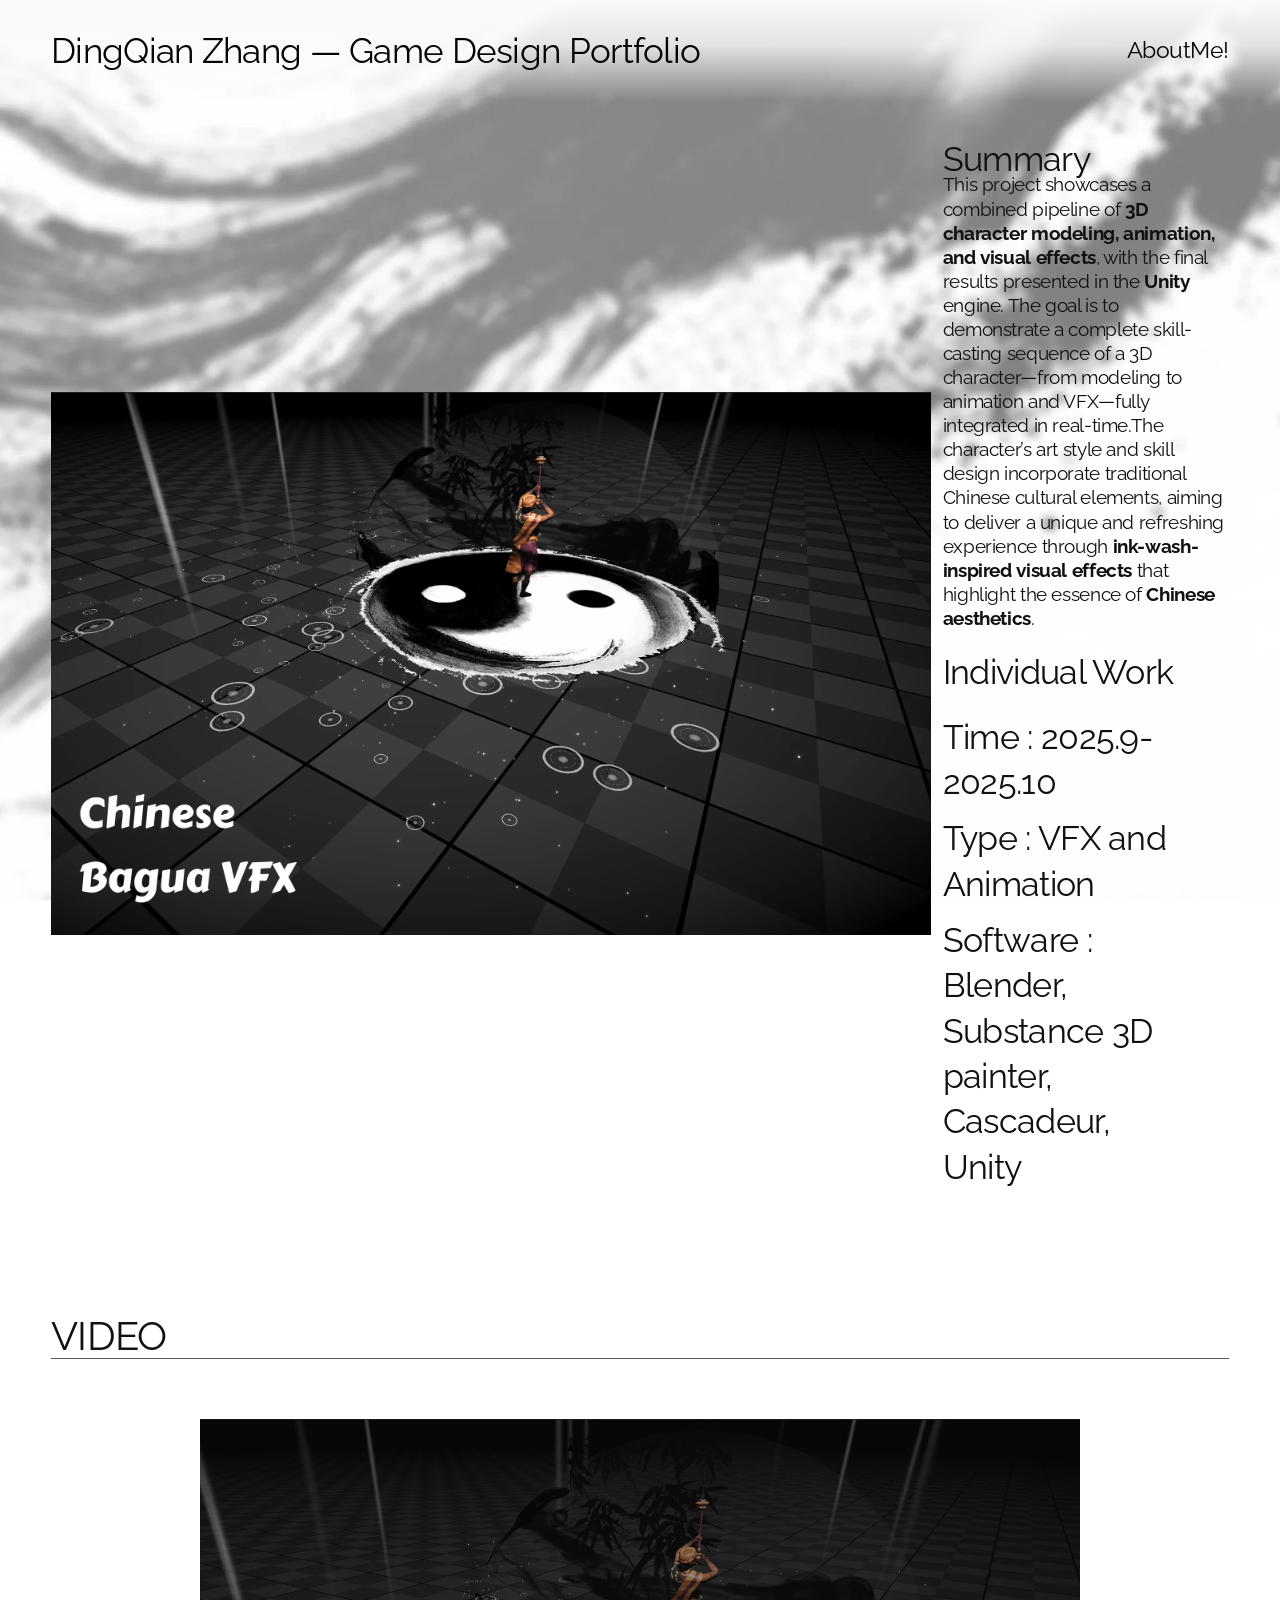
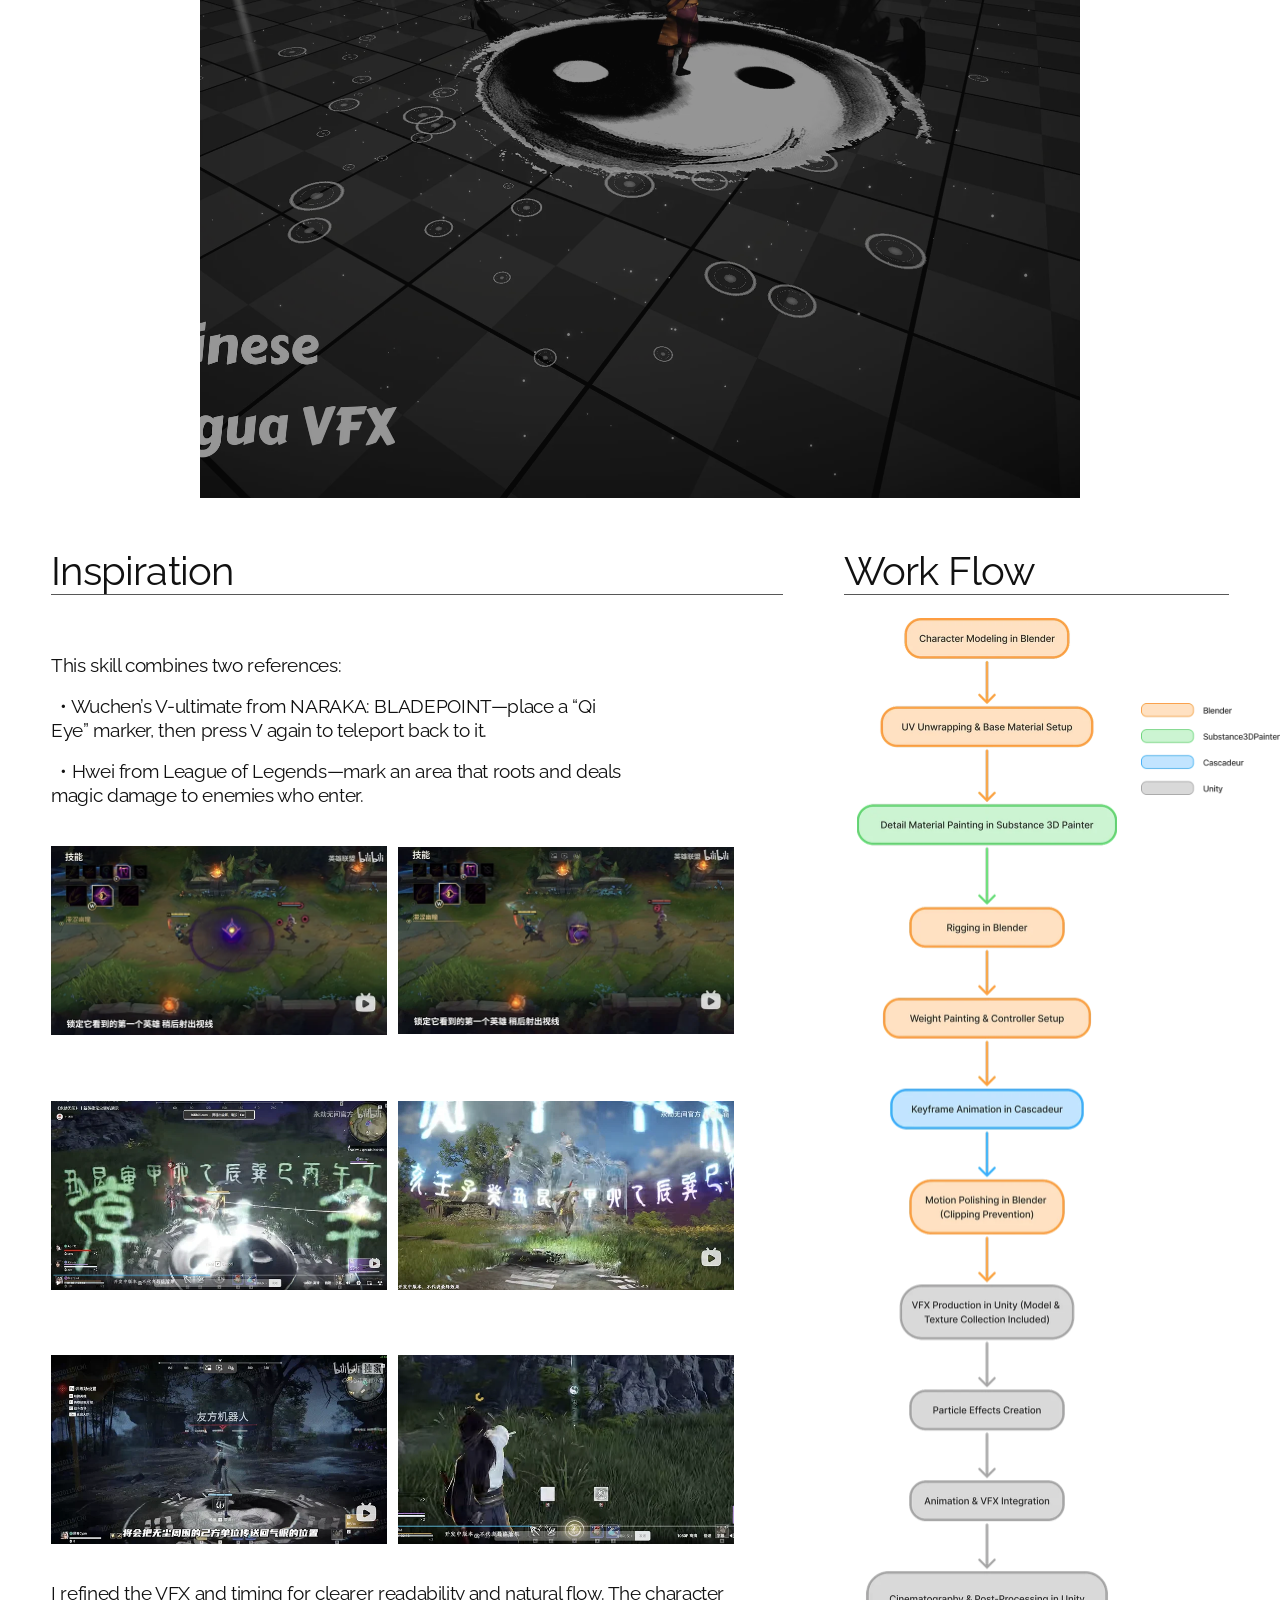
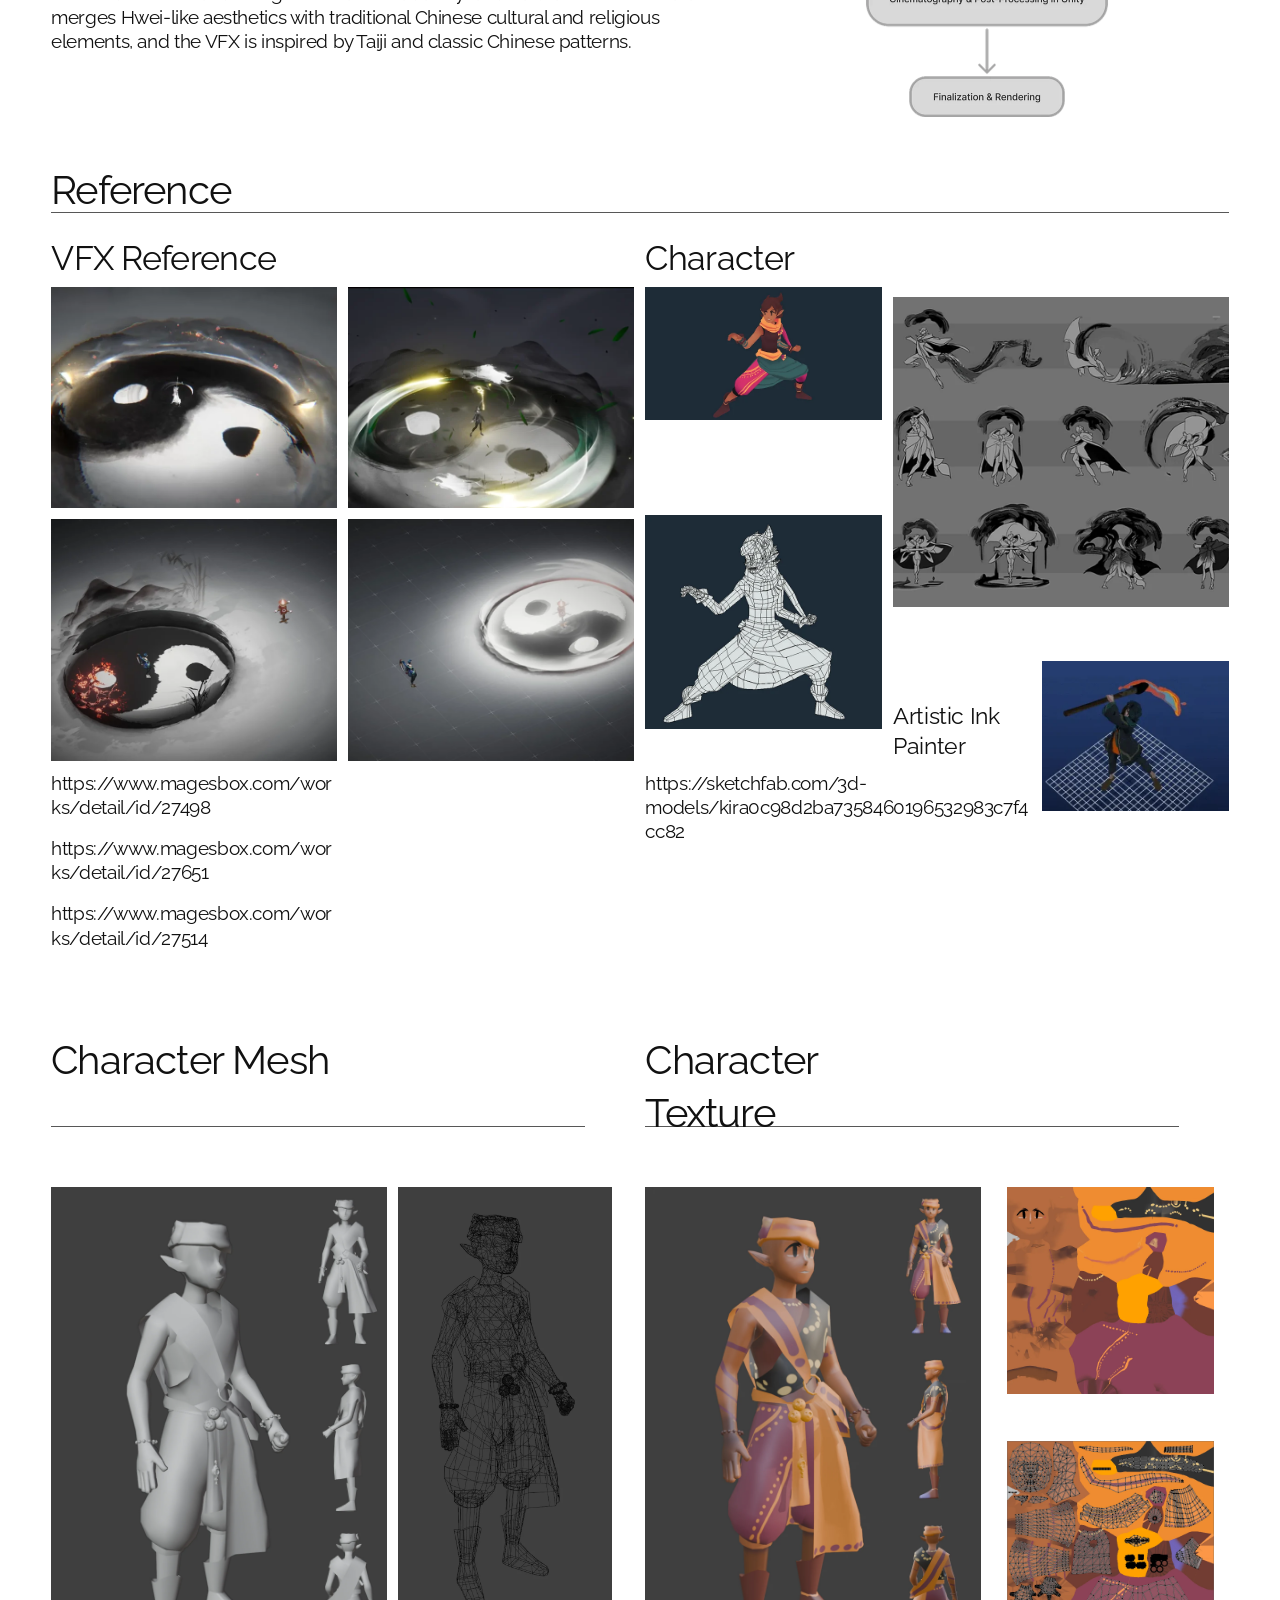
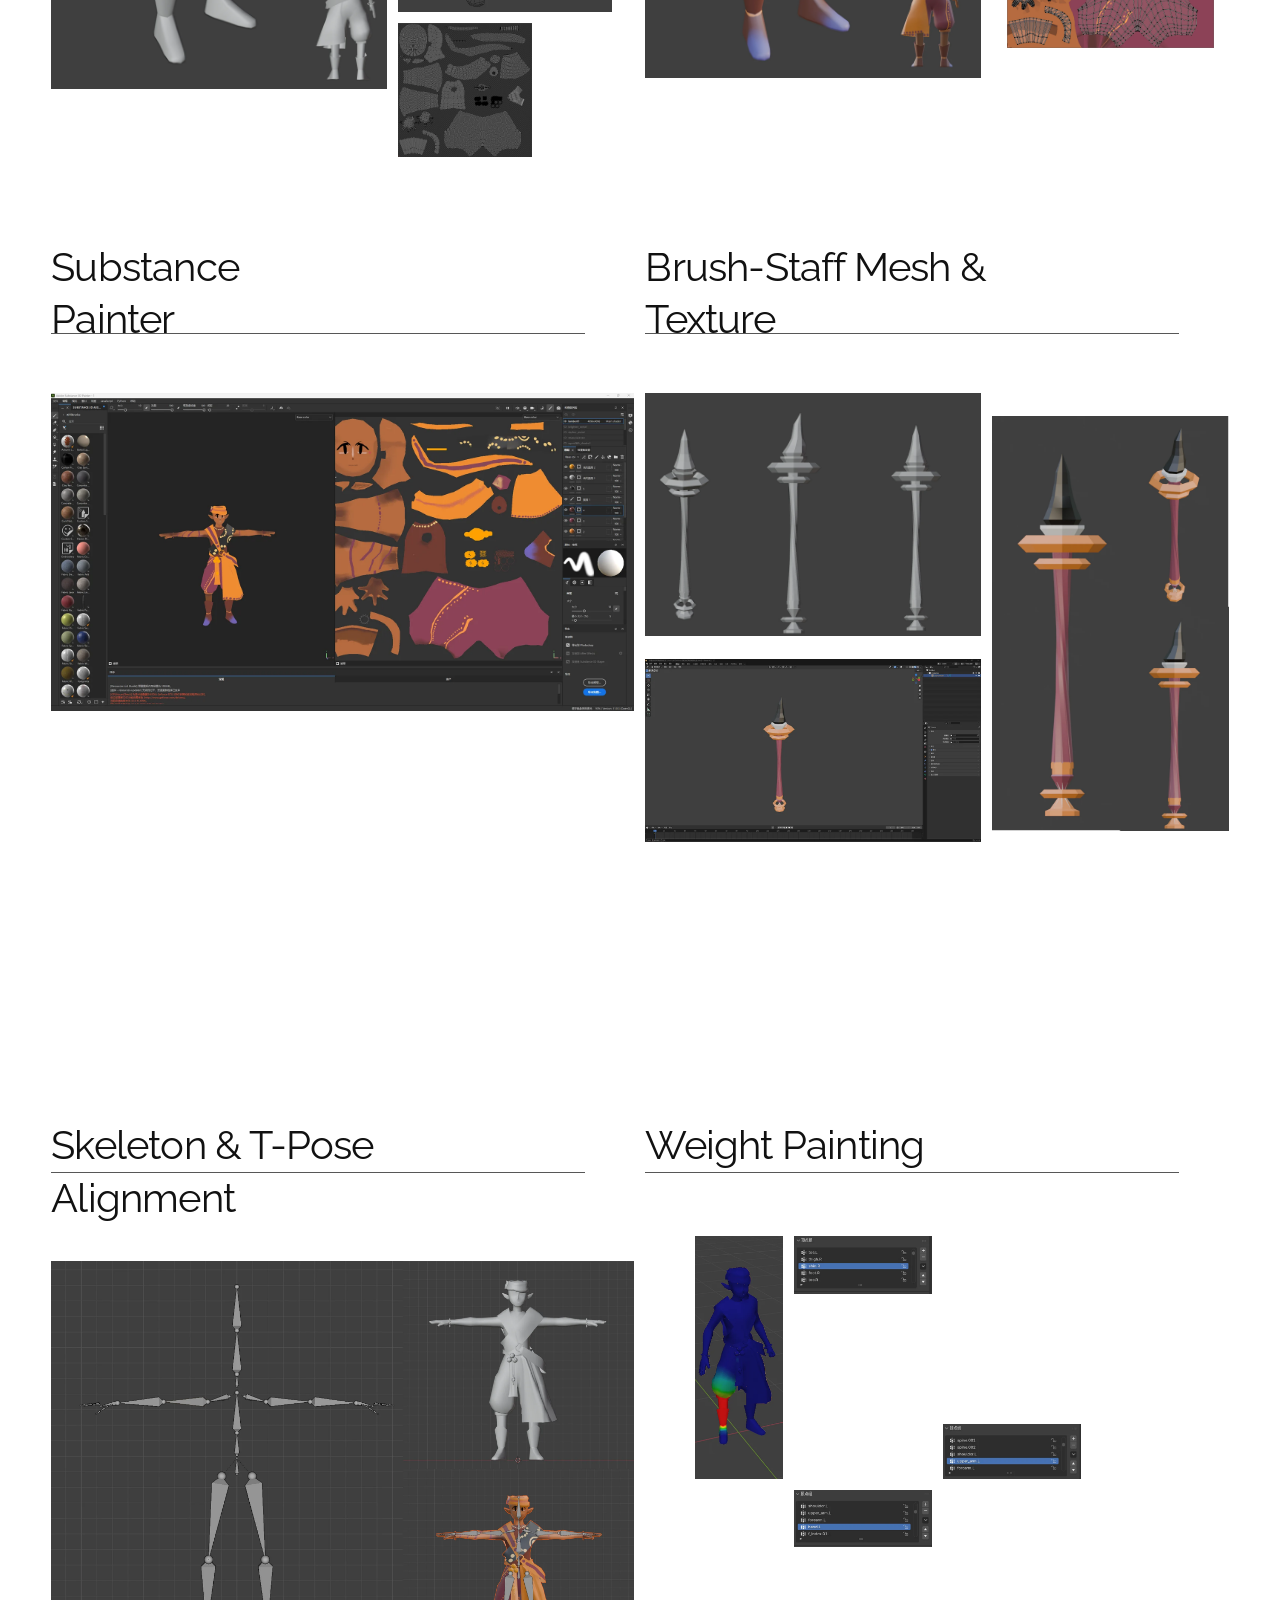
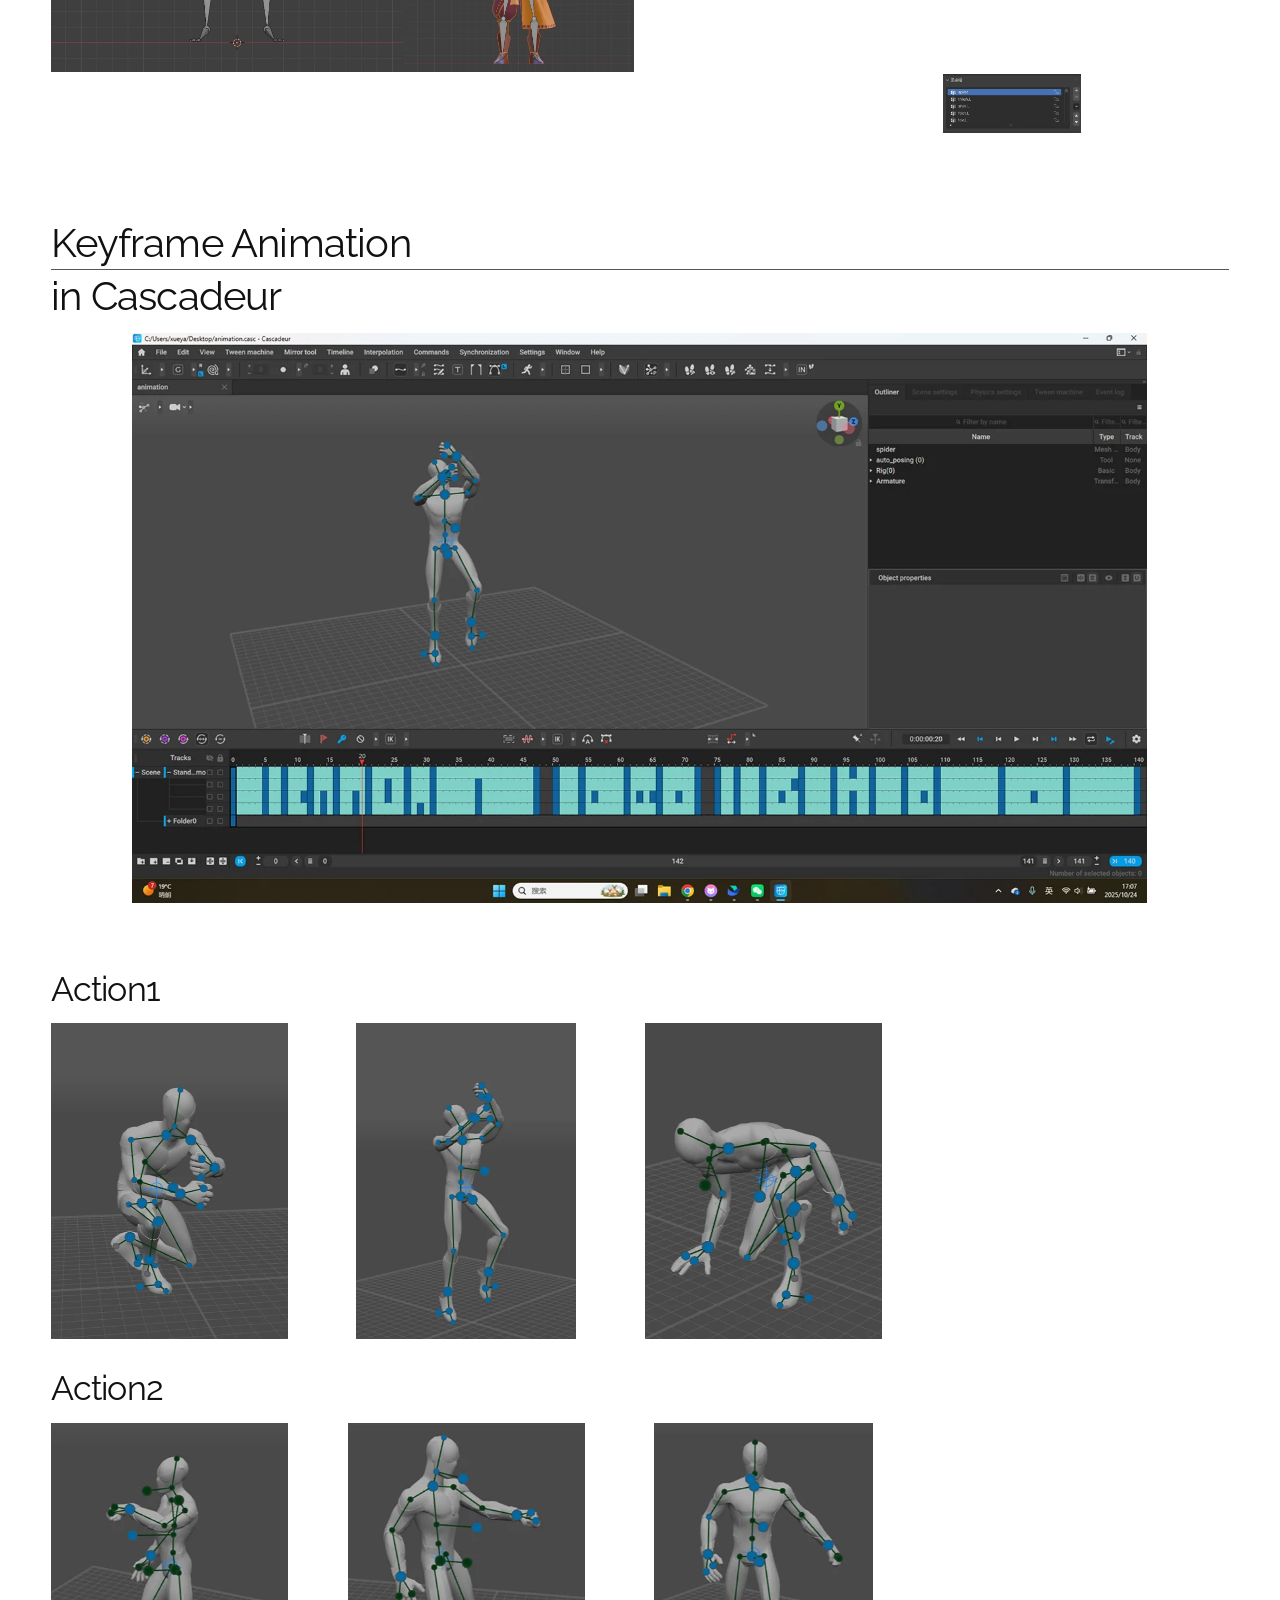
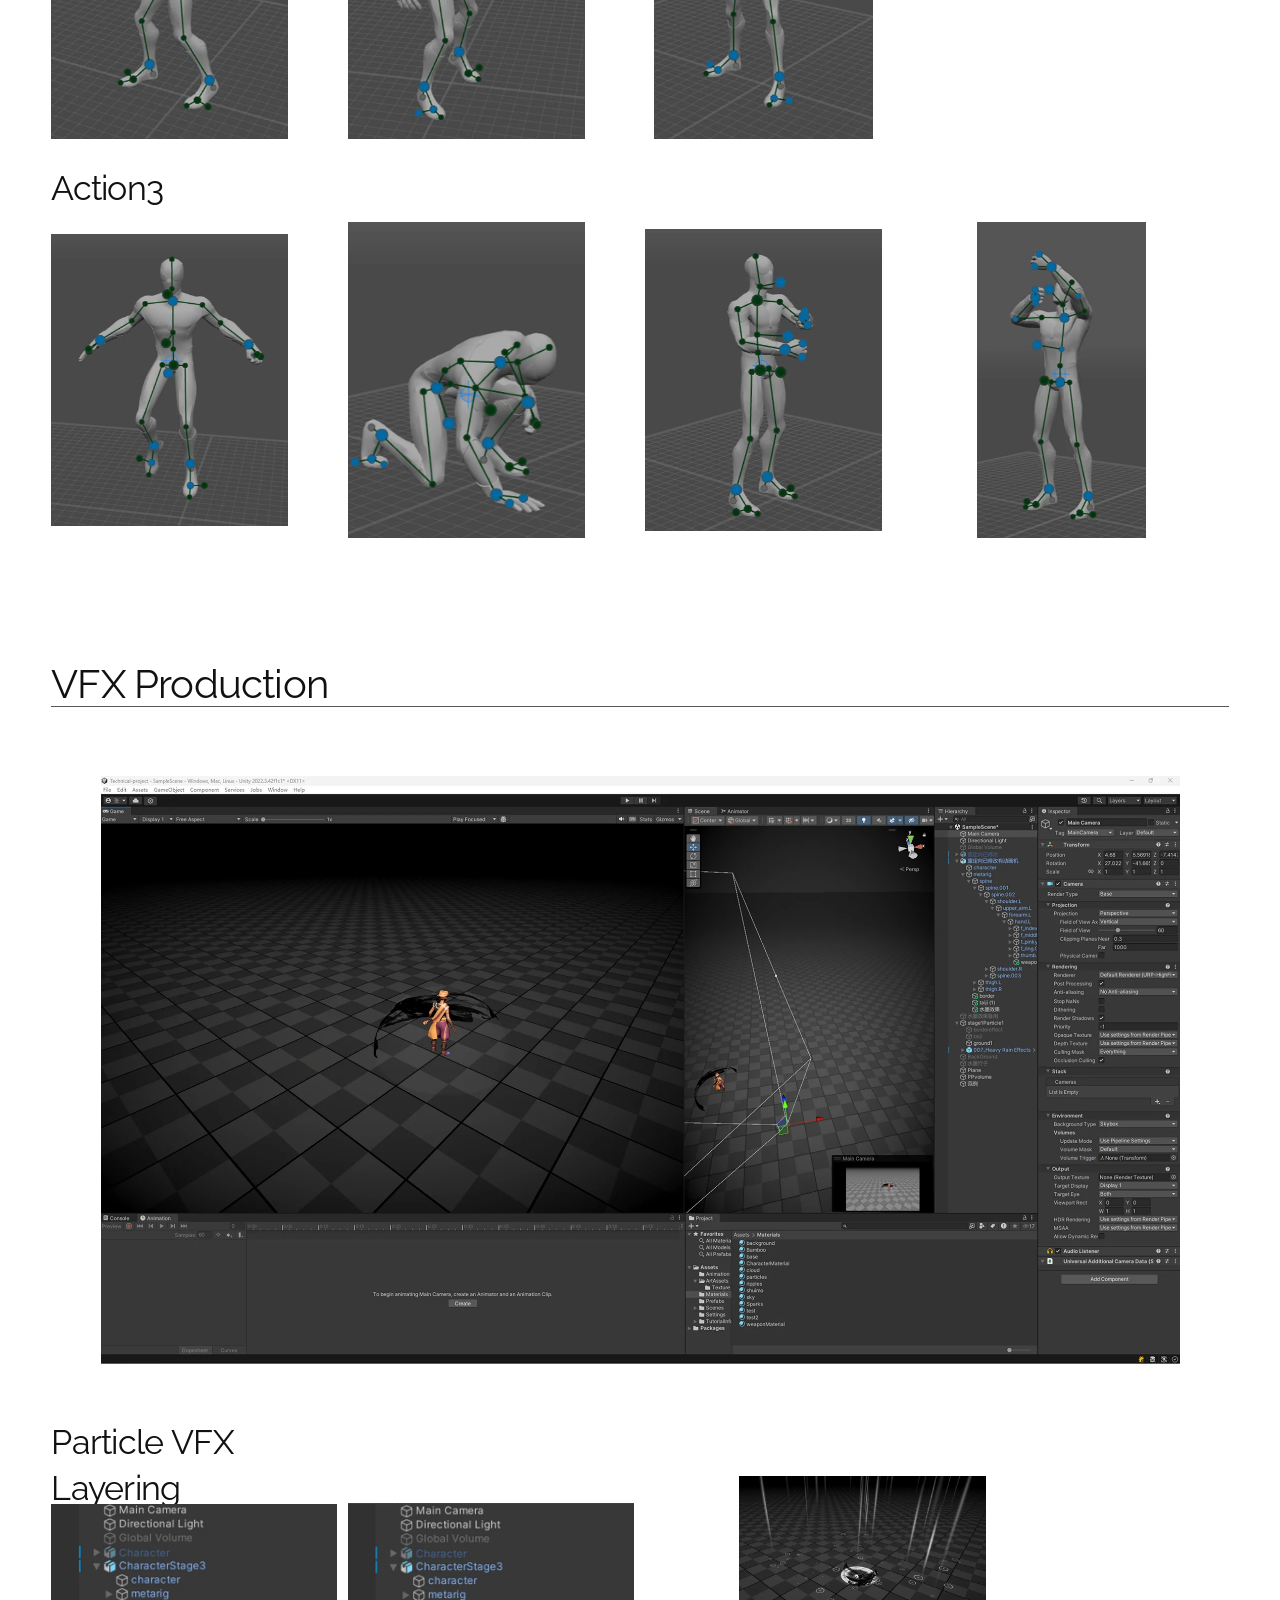
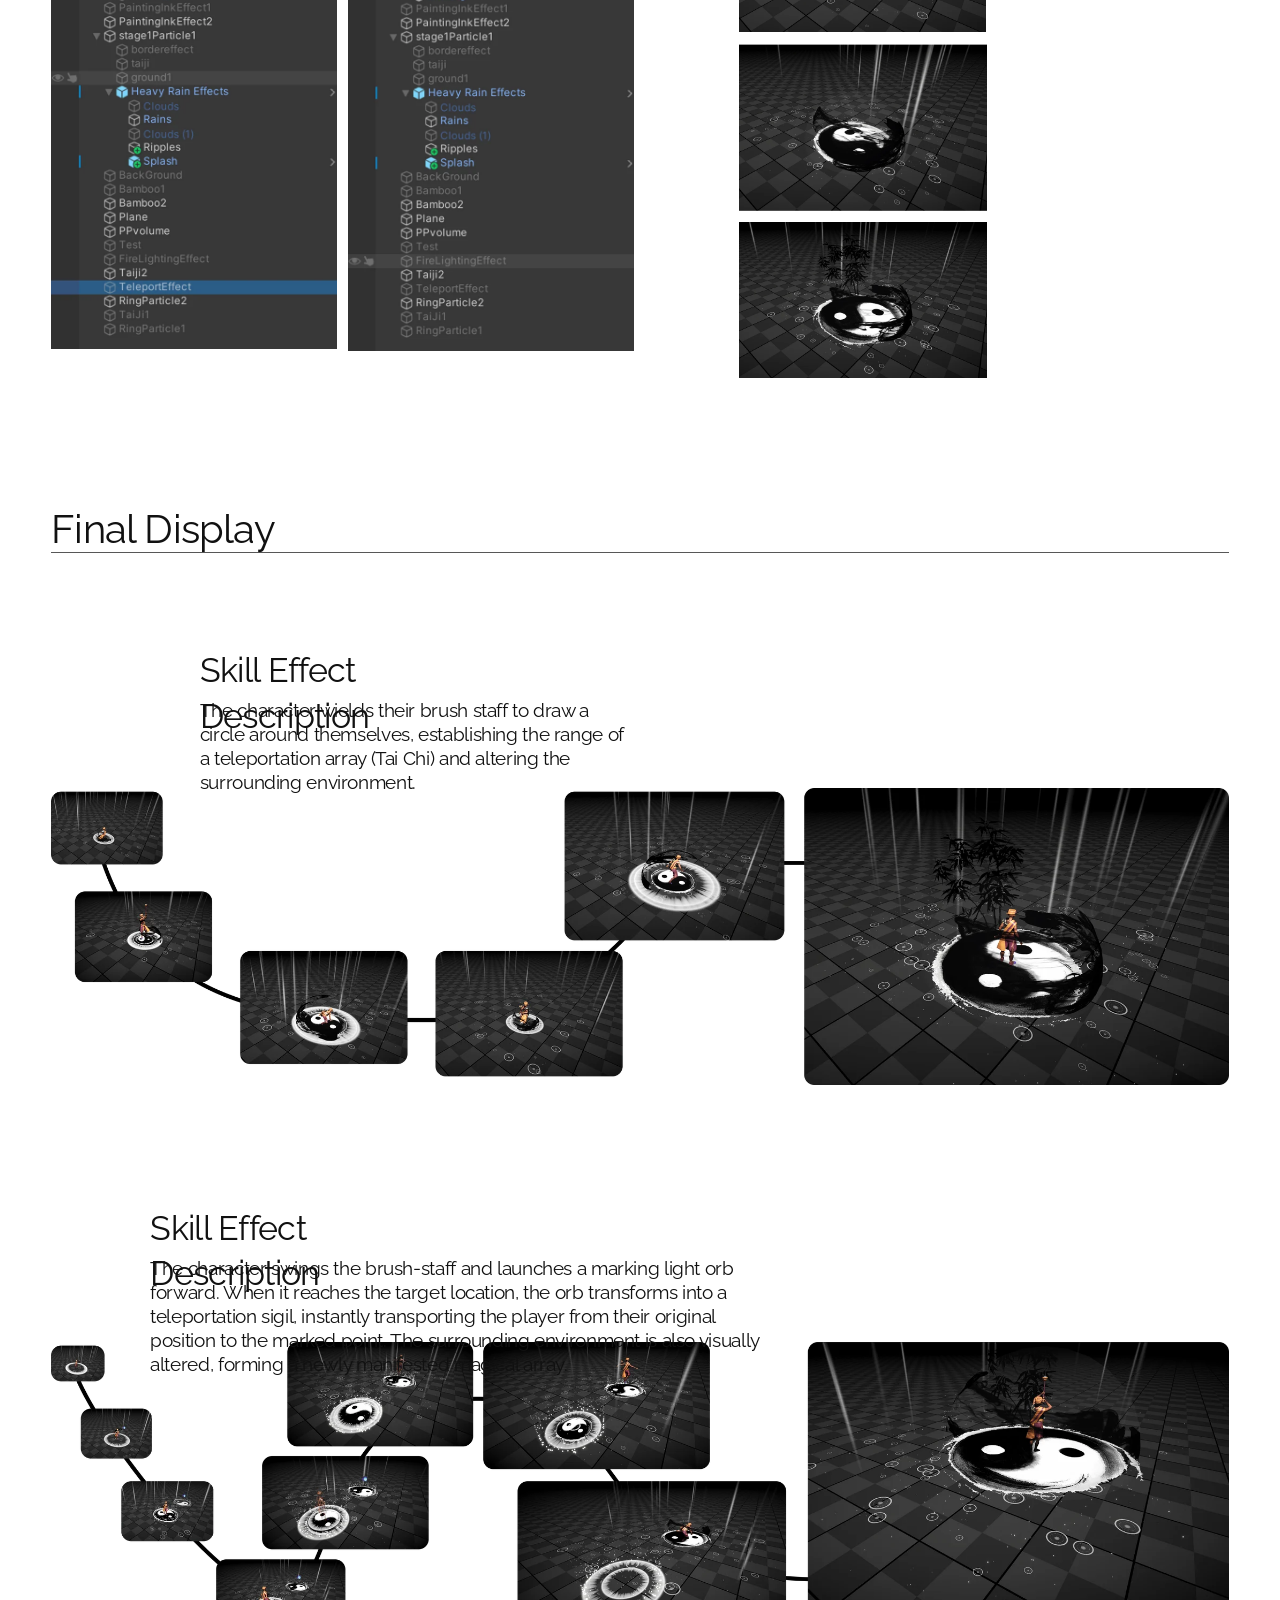
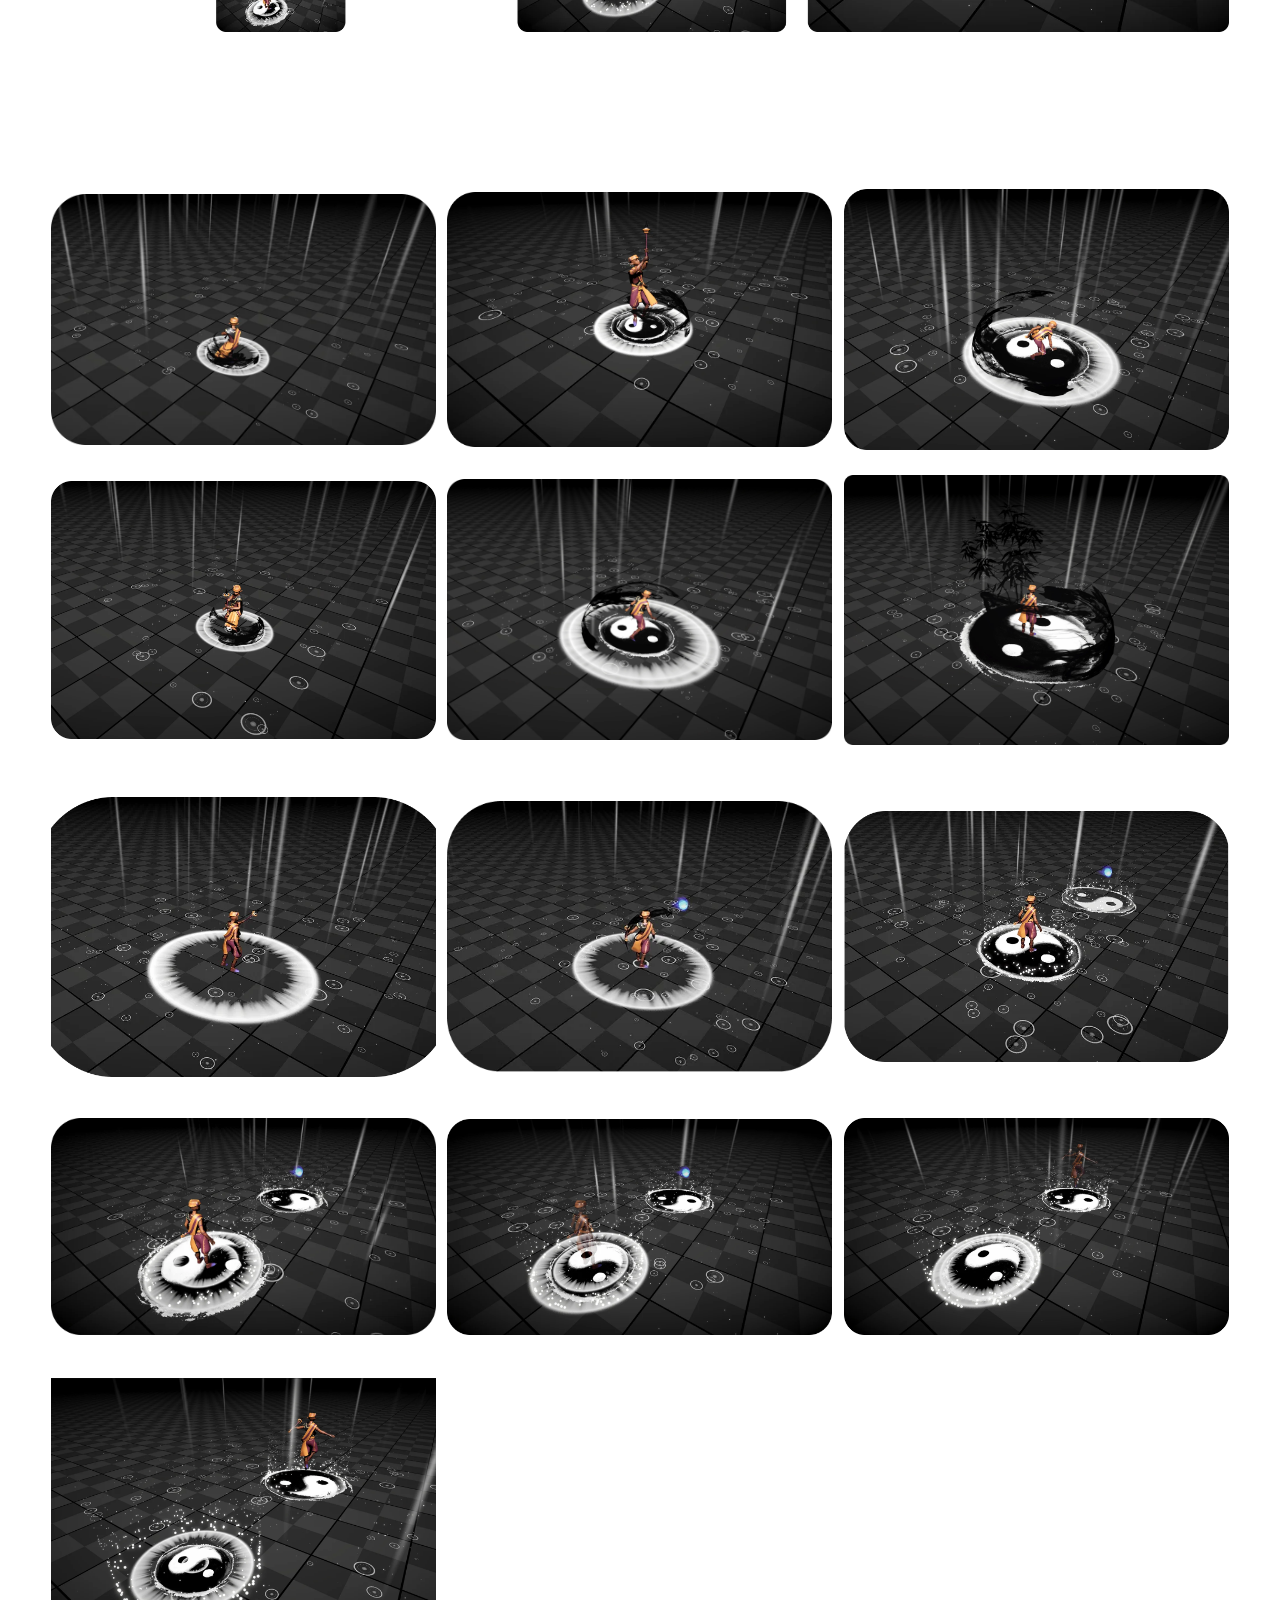
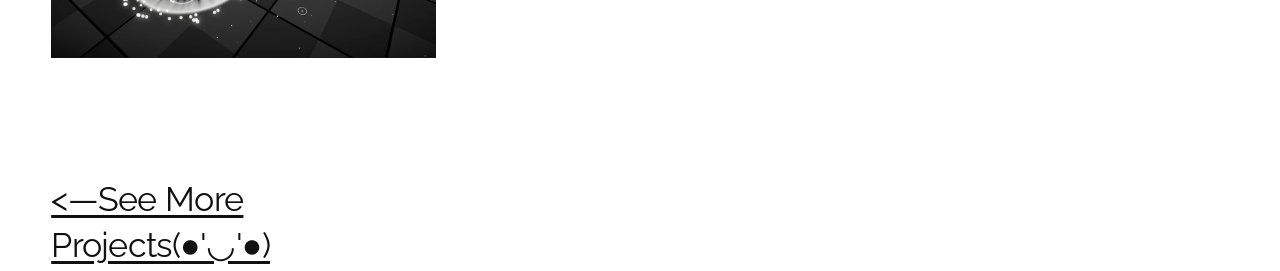
<file: chinesebaguavfx/index.html>
<!doctype html>
<html lang="en">
<head>
  <meta charset="utf-8">
  <meta name="viewport" content="width=device-width, initial-scale=1">
  <meta name="description" content="DingQian Zhang's game design portfolio and projects.">
  <title>Chinese Bagua VFX — DingQian Zhang</title>
  <link rel="preconnect" href="https://fonts.googleapis.com">
  <link rel="preconnect" href="https://fonts.gstatic.com" crossorigin>
  <link href="https://fonts.googleapis.com/css2?family=Raleway:wght@300;400;500;600;700&display=swap" rel="stylesheet">
  <link rel="stylesheet" href="/styles/site.css">
  <link rel="stylesheet" href="/styles/pages/chinesebaguavfx.css">
  <script src="/scripts/site.js" defer></script>
</head>
<body class="page-chinesebaguavfx">
  <a class="skip-link" href="#main">Skip to Content</a>
  <header class="site-header">
    <a class="site-title" href="/">DingQian Zhang — Game Design Portfolio</a>
    <nav class="desktop-nav" aria-label="Main navigation"><a href="/aboutme/">AboutMe!</a></nav>
    <button class="menu-toggle" type="button" aria-label="Open Menu" aria-controls="mobile-menu" aria-expanded="false"><span></span><span></span></button>
    <nav class="mobile-nav" id="mobile-menu" aria-label="Mobile navigation" hidden><a href="/aboutme/">AboutMe!</a></nav>
  </header>
  <main id="main"><h1 class="visually-hidden">Chinese Bagua VFX</h1><section class="portfolio-section light" style="background-image:url('/media/chinesebaguavfx/001.webp')"><div class="fluid-engine fe-693d304419f97b07e68cb837"><div class="fe-block fe-block-yui_3_17_2_1_1765616870450_18703"><div class="sqs-block image-block fit-contain image-align-left" style="--image-ratio:1.623076923076923;--image-position:50% 50%;"><div class="image-frame"><img src="/media/chinesebaguavfx/002.webp" width="2200" height="1355" alt="" loading="eager" decoding="async"></div></div></div>
<div class="fe-block fe-block-yui_3_17_2_1_1765616870450_25804"><div class="sqs-block"><div class="sqs-html-content"><h2 style="white-space:pre-wrap;">VIDEO</h2></div></div></div>
<div class="fe-block fe-block-42b3e5bb9a9389289da1"><div class="sqs-block"><div class="sqs-html-content"><h2 style="white-space:pre-wrap;">Inspiration</h2></div></div></div>
<div class="fe-block fe-block-yui_3_17_2_1_1765616870450_47751"><div class="sqs-block"><hr aria-hidden="true"></div></div>
<div class="fe-block fe-block-yui_3_17_2_1_1765616870450_48192"><div class="sqs-block"><div class="sqs-html-content"><p class="" style="white-space:pre-wrap;">This skill combines two references:  </p><p class="" style="white-space:pre-wrap;">  • Wuchen’s V-ultimate from NARAKA: BLADEPOINT—place a “Qi Eye” marker, then press V again to teleport back to it.</p><p class="" style="white-space:pre-wrap;">  • Hwei from League of Legends—mark an area that roots and deals magic damage to enemies who enter.</p></div></div></div>
<div class="fe-block fe-block-yui_3_17_2_1_1765616870450_49653"><div class="sqs-block image-block fit-contain image-align-center" style="--image-ratio:1.7789473684210526;--image-position:50% 50%;"><div class="image-frame"><img src="/media/chinesebaguavfx/003.webp" width="676" height="380" alt="" loading="eager" decoding="async"></div></div></div>
<div class="fe-block fe-block-c9a1a086206bbfe42f53"><div class="sqs-block image-block fit-contain image-align-center" style="--image-ratio:1.7765957446808511;--image-position:50% 50%;"><div class="image-frame"><img src="/media/chinesebaguavfx/004.webp" width="668" height="376" alt="" loading="eager" decoding="async"></div></div></div>
<div class="fe-block fe-block-6f530e01a1993ba0645d"><div class="sqs-block image-block fit-contain image-align-center" style="--image-ratio:1.7765957446808511;--image-position:50% 50%;"><div class="image-frame"><img src="/media/chinesebaguavfx/005.webp" width="668" height="376" alt="" loading="eager" decoding="async"></div></div></div>
<div class="fe-block fe-block-yui_3_17_2_1_1765616870450_50751"><div class="sqs-block"><div class="sqs-html-content"><h2 style="white-space:pre-wrap;">Reference</h2></div></div></div>
<div class="fe-block fe-block-3f9f7d58acdfd5085a4d"><div class="sqs-block image-block fit-contain image-align-center" style="--image-ratio:1.7765957446808511;--image-position:50% 50%;"><div class="image-frame"><img src="/media/chinesebaguavfx/006.webp" width="668" height="376" alt="" loading="eager" decoding="async"></div></div></div>
<div class="fe-block fe-block-yui_3_17_2_1_1765616870450_50130"><div class="sqs-block"><div class="sqs-html-content"><p class="" style="white-space:pre-wrap;">I refined the VFX and timing for clearer readability and natural flow. The character merges Hwei-like aesthetics with traditional Chinese cultural and religious elements, and the VFX is inspired by Taiji and classic Chinese patterns.</p></div></div></div>
<div class="fe-block fe-block-yui_3_17_2_1_1765616870450_54325"><div class="sqs-block"><div class="sqs-html-content"></div></div></div>
<div class="fe-block fe-block-5755d055586823f06769"><div class="sqs-block"><div class="sqs-html-content"><h2 style="white-space:pre-wrap;">Skeleton &amp; T-Pose Alignment</h2></div></div></div>
<div class="fe-block fe-block-yui_3_17_2_1_1765616870450_60866"><div class="sqs-block"><hr aria-hidden="true"></div></div>
<div class="fe-block fe-block-yui_3_17_2_1_1765616870450_61311"><div class="sqs-block image-block fit-contain image-align-left" style="--image-ratio:1.416030534351145;--image-position:50% 50%;"><div class="image-frame"><img src="/media/chinesebaguavfx/007.webp" width="2200" height="1554" alt="" loading="eager" decoding="async"></div></div></div>
<div class="fe-block fe-block-f5a1ea31da8c3fa83753"><div class="sqs-block"><div class="sqs-html-content"><h2 style="white-space:pre-wrap;">Keyframe Animation in Cascadeur</h2></div></div></div>
<div class="fe-block fe-block-25ff71d6c454f263b61c"><div class="sqs-block"><hr aria-hidden="true"></div></div>
<div class="fe-block fe-block-yui_3_17_2_1_1765627396854_1756"><div class="sqs-block image-block fit-contain image-align-center" style="--image-ratio:1.780373831775701;--image-position:50% 50%;"><div class="image-frame"><img src="/media/chinesebaguavfx/008.webp" width="1524" height="856" alt="" loading="eager" decoding="async"></div></div></div>
<div class="fe-block fe-block-7e33986053781f63d09c"><div class="sqs-block"><div class="sqs-html-content"><h3 style="white-space:pre-wrap;">Action1</h3></div></div></div>
<div class="fe-block fe-block-yui_3_17_2_1_1765627396854_2239"><div class="sqs-block image-block fit-cover image-align-center" style="--image-ratio:0.8986486486486487;--image-position:50% 50%;"><div class="image-frame"><img src="/media/chinesebaguavfx/009.webp" width="532" height="592" alt="" loading="eager" decoding="async"></div></div></div>
<div class="fe-block fe-block-901da9a6c6de86ae1dc4"><div class="sqs-block image-block fit-contain image-align-center" style="--image-ratio:0.6959459459459459;--image-position:50% 50%;"><div class="image-frame"><img src="/media/chinesebaguavfx/010.webp" width="412" height="592" alt="" loading="lazy" decoding="async"></div></div></div>
<div class="fe-block fe-block-2f4267c45e5a6d31b7b3"><div class="sqs-block"><div class="sqs-html-content"><h3 style="white-space:pre-wrap;">Action2</h3></div></div></div>
<div class="fe-block fe-block-yui_3_17_2_1_1765627396854_2800"><div class="sqs-block image-block fit-cover image-align-left" style="--image-ratio:0.7628205128205128;--image-position:50% 50%;"><div class="image-frame"><img src="/media/chinesebaguavfx/011.webp" width="357" height="468" alt="" loading="lazy" decoding="async"></div></div></div>
<div class="fe-block fe-block-6c3bedcc9432a28b523a"><div class="sqs-block image-block fit-cover image-align-center" style="--image-ratio:0.8076923076923077;--image-position:50% 50%;"><div class="image-frame"><img src="/media/chinesebaguavfx/012.webp" width="378" height="468" alt="" loading="lazy" decoding="async"></div></div></div>
<div class="fe-block fe-block-0fa08e75c47fe2a9f265"><div class="sqs-block"><div class="sqs-html-content"><h3 style="white-space:pre-wrap;">Action3</h3></div></div></div>
<div class="fe-block fe-block-yui_3_17_2_1_1765627396854_3412"><div class="sqs-block image-block fit-contain image-align-left" style="--image-ratio:0.8081632653061225;--image-position:50% 50%;"><div class="image-frame"><img src="/media/chinesebaguavfx/013.webp" width="792" height="980" alt="" loading="lazy" decoding="async"></div></div></div>
<div class="fe-block fe-block-18d610b869a938719138"><div class="sqs-block image-block fit-cover image-align-center" style="--image-ratio:1.0702702702702702;--image-position:50% 50%;"><div class="image-frame"><img src="/media/chinesebaguavfx/014.webp" width="792" height="740" alt="" loading="lazy" decoding="async"></div></div></div>
<div class="fe-block fe-block-188270ff6e6d08b9fe09"><div class="sqs-block"><div class="sqs-html-content"><h2 style="white-space:pre-wrap;">VFX Production</h2></div></div></div>
<div class="fe-block fe-block-yui_3_17_2_1_1765627396854_5055"><div class="sqs-block"><div class="sqs-html-content"><h3 style="white-space:pre-wrap;">Particle VFX Layering</h3></div></div></div>
<div class="fe-block fe-block-yui_3_17_2_1_1765627396854_5583"><div class="sqs-block image-block fit-contain image-align-center" style="--image-ratio:0.6428571428571429;--image-position:50% 50%;"><div class="image-frame"><img src="/media/chinesebaguavfx/015.webp" width="612" height="952" alt="" loading="lazy" decoding="async"></div></div></div>
<div class="fe-block fe-block-yui_3_17_2_1_1765627396854_6559"><div class="sqs-block"><div class="sqs-html-content"><h2 style="white-space:pre-wrap;">Final Display</h2></div></div></div>
<div class="fe-block fe-block-72a8cdac3be971378581"><div class="sqs-block image-block fit-contain image-align-center" style="--image-ratio:0.6386554621848739;--image-position:50% 50%;"><div class="image-frame"><img src="/media/chinesebaguavfx/016.webp" width="608" height="952" alt="" loading="lazy" decoding="async"></div></div></div>
<div class="fe-block fe-block-5a2bcb60f388e863ee29"><div class="sqs-block"><div class="sqs-html-content"><h3 style="white-space:pre-wrap;">Character Reference</h3></div></div></div>
<div class="fe-block fe-block-yui_3_17_2_1_1765616870450_53245"><div class="sqs-block image-block fit-contain image-align-center" style="--image-ratio:1.783132530120482;--image-position:50% 50%;"><div class="image-frame"><img src="/media/chinesebaguavfx/017.webp" width="592" height="332" alt="" loading="lazy" decoding="async"></div></div></div>
<div class="fe-block fe-block-c55cb393f5e5ef48af43"><div class="sqs-block"><div class="sqs-html-content"><h2 style="white-space:pre-wrap;">Character Texture</h2></div></div></div>
<div class="fe-block fe-block-yui_3_17_2_1_1765616870450_61804"><div class="sqs-block image-block fit-cover image-align-center" style="--image-ratio:0.45;--image-position:50% 50%;"><div class="image-frame"><img src="/media/chinesebaguavfx/018.webp" width="432" height="960" alt="" loading="lazy" decoding="async"></div></div></div>
<div class="fe-block fe-block-665f4d4415d916d8a2d7"><div class="sqs-block image-block fit-cover image-align-center" style="--image-ratio:0.4362934362934363;--image-position:50% 50%;"><div class="image-frame"><img src="/media/chinesebaguavfx/019.webp" width="452" height="1036" alt="" loading="lazy" decoding="async"></div></div></div>
<div class="fe-block fe-block-c059d07e0b14c23cdcc7"><div class="sqs-block image-block fit-contain image-align-center" style="--image-ratio:0.7816901408450704;--image-position:50% 50%;"><div class="image-frame"><img src="/media/chinesebaguavfx/020.webp" width="444" height="568" alt="" loading="lazy" decoding="async"></div></div></div>
<div class="fe-block fe-block-79f68ac5dcfdc7340494"><div class="sqs-block"><div class="sqs-html-content"><h3 style="white-space:pre-wrap;">Summary</h3></div></div></div>
<div class="fe-block fe-block-yui_3_17_2_1_1765616870450_25291"><div class="sqs-block"><div class="sqs-html-content"><p class="" style="white-space:pre-wrap;">This project showcases a combined pipeline of <strong>3D character modeling, animation, and visual effects</strong>, with the final results presented in the <strong>Unity</strong> engine. The goal is to demonstrate a complete skill-casting sequence of a 3D character—from modeling to animation and VFX—fully integrated in real-time.The character’s art style and skill design incorporate traditional Chinese cultural elements, aiming to deliver a unique and refreshing experience through <strong>ink-wash-inspired visual effects</strong> that highlight the essence of <strong>Chinese aesthetics</strong>.</p></div></div></div>
<div class="fe-block fe-block-yui_3_17_2_1_1765616870450_19183"><div class="sqs-block"><div class="sqs-html-content"><h3 style="white-space:pre-wrap;">Individual Work</h3></div></div></div>
<div class="fe-block fe-block-6c0be2474e91a302ce19"><div class="sqs-block"><div class="sqs-html-content"><h3 style="white-space:pre-wrap;">Time : 2025.9-2025.10</h3></div></div></div>
<div class="fe-block fe-block-4d9fb272f19c12edaf00"><div class="sqs-block"><div class="sqs-html-content"><h3 style="white-space:pre-wrap;">Type : VFX and Animation</h3></div></div></div>
<div class="fe-block fe-block-8f5fe0bae38f76d99f83"><div class="sqs-block"><div class="sqs-html-content"><h3 style="white-space:pre-wrap;">Software :               Blender,               Substance 3D painter, Cascadeur,                  Unity</h3></div></div></div>
<div class="fe-block fe-block-yui_3_17_2_1_1765616870450_26255"><div class="sqs-block"><hr aria-hidden="true"></div></div>
<div class="fe-block fe-block-yui_3_17_2_1_1765616870450_26686"><div class="sqs-block video-block"><img src="/media/chinesebaguavfx/002.webp" alt="Project video cover" loading="lazy"></div></div>
<div class="fe-block fe-block-b8528dce472974a5a919"><div class="sqs-block"><div class="sqs-html-content"><h2 style="white-space:pre-wrap;">Work Flow</h2></div></div></div>
<div class="fe-block fe-block-c7d18df46c8c1dceb0d6"><div class="sqs-block"><hr aria-hidden="true"></div></div>
<div class="fe-block fe-block-yui_3_17_2_1_1765616870450_48671"><div class="sqs-block image-block fit-contain image-align-center" style="--image-ratio:0.23642732049036777;--image-position:50% 50%;"><div class="image-frame"><img src="/media/chinesebaguavfx/021.webp" width="520" height="2200" alt="" loading="lazy" decoding="async"></div></div></div>
<div class="fe-block fe-block-97953d57a780f487e7a7"><div class="sqs-block image-block fit-contain image-align-right" style="--image-ratio:1.0824175824175823;--image-position:50% 50%;"><div class="image-frame"><img src="/media/chinesebaguavfx/022.webp" width="788" height="728" alt="" loading="lazy" decoding="async"></div></div></div>
<div class="fe-block fe-block-yui_3_17_2_1_1765616870450_54803"><div class="sqs-block"><div class="sqs-html-content"><p class="sqsrte-large" style="white-space:pre-wrap;">Artistic Ink Painter</p></div></div></div>
<div class="fe-block fe-block-yui_3_17_2_1_1765616870450_56226"><div class="sqs-block image-block fit-contain image-align-center" style="--image-ratio:0.6834532374100719;--image-position:50% 50%;"><div class="image-frame"><img src="/media/chinesebaguavfx/023.webp" width="1504" height="2200" alt="" loading="lazy" decoding="async"></div></div></div>
<div class="fe-block fe-block-c11bf593cac83744eb5a"><div class="sqs-block"><div class="sqs-html-content"><h2 style="white-space:pre-wrap;">Brush-Staff Mesh &amp; Texture</h2></div></div></div>
<div class="fe-block fe-block-yui_3_17_2_1_1765616870450_59279"><div class="sqs-block image-block fit-contain image-align-left" style="--image-ratio:1.3848920863309353;--image-position:50% 50%;"><div class="image-frame"><img src="/media/chinesebaguavfx/024.webp" width="1540" height="1112" alt="" loading="lazy" decoding="async"></div></div></div>
<div class="fe-block fe-block-yui_3_17_2_1_1765616870450_49156"><div class="sqs-block image-block fit-contain image-align-left" style="--image-ratio:1.5145631067961165;--image-position:50% 50%;"><div class="image-frame"><img src="/media/chinesebaguavfx/025.webp" width="624" height="412" alt="" loading="lazy" decoding="async"></div></div></div>
<div class="fe-block fe-block-yui_3_17_2_1_1765616870450_51202"><div class="sqs-block"><hr aria-hidden="true"></div></div>
<div class="fe-block fe-block-yui_3_17_2_1_1765616870450_52112"><div class="sqs-block"><div class="sqs-html-content"><h3 style="white-space:pre-wrap;">VFX Reference</h3></div></div></div>
<div class="fe-block fe-block-yui_3_17_2_1_1765616870450_51645"><div class="sqs-block image-block fit-cover image-align-center" style="--image-ratio:1.949579831932773;--image-position:50% 50%;"><div class="image-frame"><img src="/media/chinesebaguavfx/026.webp" width="928" height="476" alt="" loading="lazy" decoding="async"></div></div></div>
<div class="fe-block fe-block-cea376dc41189623dea4"><div class="sqs-block image-block fit-cover image-align-center" style="--image-ratio:1.5890410958904109;--image-position:50% 50%;"><div class="image-frame"><img src="/media/chinesebaguavfx/027.webp" width="928" height="584" alt="" loading="lazy" decoding="async"></div></div></div>
<div class="fe-block fe-block-yui_3_17_2_1_1765616870450_52779"><div class="sqs-block"><div class="sqs-html-content"><p class="" style="white-space:pre-wrap;">https://www.magesbox.com/works/detail/id/27498</p><p class="" style="white-space:pre-wrap;">https://www.magesbox.com/works/detail/id/27651</p><p class="" style="white-space:pre-wrap;">https://www.magesbox.com/works/detail/id/27514</p></div></div></div>
<div class="fe-block fe-block-83ba2e2713ce3d296b8a"><div class="sqs-block"><div class="sqs-html-content"><h2 style="white-space:pre-wrap;">Character Mesh</h2></div></div></div>
<div class="fe-block fe-block-d8303592c3bf24bc0a77"><div class="sqs-block image-block fit-contain image-align-center" style="--image-ratio:1.797872340425532;--image-position:50% 50%;"><div class="image-frame"><img src="/media/chinesebaguavfx/028.webp" width="676" height="376" alt="" loading="lazy" decoding="async"></div></div></div>
<div class="fe-block fe-block-9dc3c6458c3595117084"><div class="sqs-block image-block fit-contain image-align-center" style="--image-ratio:1.7765957446808511;--image-position:50% 50%;"><div class="image-frame"><img src="/media/chinesebaguavfx/029.webp" width="668" height="376" alt="" loading="lazy" decoding="async"></div></div></div>
<div class="fe-block fe-block-fdead23e682f3a6f8138"><div class="sqs-block image-block fit-cover image-align-center" style="--image-ratio:1.8823529411764706;--image-position:50% 50%;"><div class="image-frame"><img src="/media/chinesebaguavfx/030.webp" width="896" height="476" alt="" loading="lazy" decoding="async"></div></div></div>
<div class="fe-block fe-block-badcefde2bfc0061b1e4"><div class="sqs-block image-block fit-cover image-align-center" style="--image-ratio:1.5342465753424657;--image-position:50% 50%;"><div class="image-frame"><img src="/media/chinesebaguavfx/031.webp" width="896" height="584" alt="" loading="lazy" decoding="async"></div></div></div>
<div class="fe-block fe-block-yui_3_17_2_1_1765616870450_55777"><div class="sqs-block"><hr aria-hidden="true"></div></div>
<div class="fe-block fe-block-yui_3_17_2_1_1765616870450_56737"><div class="sqs-block image-block fit-contain image-align-center" style="--image-ratio:0.6690647482014388;--image-position:50% 50%;"><div class="image-frame"><img src="/media/chinesebaguavfx/032.webp" width="1472" height="2200" alt="" loading="lazy" decoding="async"></div></div></div>
<div class="fe-block fe-block-4a7831f03448f78fa337"><div class="sqs-block"><div class="sqs-html-content"><h2 style="white-space:pre-wrap;">Substance Painter</h2></div></div></div>
<div class="fe-block fe-block-746428f0b12040cf3467"><div class="sqs-block image-block fit-contain image-align-left" style="--image-ratio:0.5027777777777778;--image-position:50% 50%;"><div class="image-frame"><img src="/media/chinesebaguavfx/033.webp" width="724" height="1440" alt="" loading="lazy" decoding="async"></div></div></div>
<div class="fe-block fe-block-b003c40d6d1e726ebf76"><div class="sqs-block image-block fit-contain image-align-left" style="--image-ratio:1.0;--image-position:50% 50%;"><div class="image-frame"><img src="/media/chinesebaguavfx/034.webp" width="724" height="724" alt="" loading="lazy" decoding="async"></div></div></div>
<div class="fe-block fe-block-yui_3_17_2_1_1765616870450_58360"><div class="sqs-block"><hr aria-hidden="true"></div></div>
<div class="fe-block fe-block-yui_3_17_2_1_1765616870450_58803"><div class="sqs-block image-block fit-contain image-align-center" style="--image-ratio:1.8364485981308412;--image-position:50% 50%;"><div class="image-frame"><img src="/media/chinesebaguavfx/035.webp" width="1572" height="856" alt="" loading="lazy" decoding="async"></div></div></div>
<div class="fe-block fe-block-42a081960bbf4585ae8b"><div class="sqs-block image-block fit-contain image-align-center" style="--image-ratio:1.491869918699187;--image-position:50% 50%;"><div class="image-frame"><img src="/media/chinesebaguavfx/036.webp" width="1468" height="984" alt="" loading="lazy" decoding="async"></div></div></div>
<div class="fe-block fe-block-280d4c6ecf5c55e7593f"><div class="sqs-block image-block fit-cover image-align-center" style="--image-ratio:1.494140625;--image-position:50% 50%;"><div class="image-frame"><img src="/media/chinesebaguavfx/037.webp" width="765" height="512" alt="" loading="lazy" decoding="async"></div></div></div>
<div class="fe-block fe-block-1ea4701ac956e4376729"><div class="sqs-block image-block fit-contain image-align-center" style="--image-ratio:1.7777777777777777;--image-position:50% 50%;"><div class="image-frame"><img src="/media/chinesebaguavfx/038.webp" width="1024" height="576" alt="" loading="lazy" decoding="async"></div></div></div>
<div class="fe-block fe-block-5ff95d395868dc3d05dd"><div class="sqs-block image-block fit-cover image-align-center" style="--image-ratio:1.7817460317460319;--image-position:50% 50%;"><div class="image-frame"><img src="/media/chinesebaguavfx/039.webp" width="1796" height="1008" alt="" loading="lazy" decoding="async"></div></div></div>
<div class="fe-block fe-block-yui_3_17_2_1_1765627396854_11246"><div class="sqs-block"><div class="sqs-html-content"><h3 style="white-space:pre-wrap;"><a href="/">&lt;—See More Projects(●'◡'●)</a></h3></div></div></div>
<div class="fe-block fe-block-5f12595bd9b15019afb5"><div class="sqs-block image-block fit-contain image-align-center" style="--image-ratio:1.1044776119402986;--image-position:50% 50%;"><div class="image-frame"><img src="/media/chinesebaguavfx/040.webp" width="592" height="536" alt="" loading="lazy" decoding="async"></div></div></div>
<div class="fe-block fe-block-yui_3_17_2_1_1765616870450_55282"><div class="sqs-block"><div class="sqs-html-content"><p class="" style="white-space:pre-wrap;">https://sketchfab.com/3d-models/kira0c98d2ba7358460196532983c7f4cc82</p></div></div></div>
<div class="fe-block fe-block-yui_3_17_2_1_1765616870450_53715"><div class="sqs-block image-block fit-contain image-align-center" style="--image-ratio:1.2439024390243902;--image-position:50% 50%;"><div class="image-frame"><img src="/media/chinesebaguavfx/041.webp" width="408" height="328" alt="" loading="lazy" decoding="async"></div></div></div>
<div class="fe-block fe-block-e44889e081e62c77544c"><div class="sqs-block"><hr aria-hidden="true"></div></div>
<div class="fe-block fe-block-ba5589b6635d44619edf"><div class="sqs-block"><hr aria-hidden="true"></div></div>
<div class="fe-block fe-block-yui_3_17_2_1_1765616870450_59821"><div class="sqs-block image-block fit-contain image-align-center" style="--image-ratio:1.8333333333333333;--image-position:50% 50%;"><div class="image-frame"><img src="/media/chinesebaguavfx/042.webp" width="1100" height="600" alt="" loading="lazy" decoding="async"></div></div></div>
<div class="fe-block fe-block-yui_3_17_2_1_1765616870450_60326"><div class="sqs-block image-block fit-contain image-align-center" style="--image-ratio:1.007462686567164;--image-position:50% 50%;"><div class="image-frame"><img src="/media/chinesebaguavfx/043.webp" width="540" height="536" alt="" loading="lazy" decoding="async"></div></div></div>
<div class="fe-block fe-block-yui_3_17_2_1_1765616870450_57260"><div class="sqs-block image-block fit-contain image-align-center" style="--image-ratio:1.0;--image-position:50% 50%;"><div class="image-frame"><img src="/media/chinesebaguavfx/044.webp" width="1064" height="1064" alt="" loading="lazy" decoding="async"></div></div></div>
<div class="fe-block fe-block-dc6d0a58e7fd5e4c132e"><div class="sqs-block image-block fit-contain image-align-center" style="--image-ratio:1.0;--image-position:50% 50%;"><div class="image-frame"><img src="/media/chinesebaguavfx/045.webp" width="1064" height="1064" alt="" loading="lazy" decoding="async"></div></div></div>
<div class="fe-block fe-block-94e7d6ec185b1c8a4cde"><div class="sqs-block image-block fit-contain image-align-center" style="--image-ratio:0.5707070707070707;--image-position:50% 50%;"><div class="image-frame"><img src="/media/chinesebaguavfx/046.webp" width="1256" height="2200" alt="" loading="lazy" decoding="async"></div></div></div>
<div class="fe-block fe-block-78050fbbe3519c03ad40"><div class="sqs-block image-block fit-contain image-align-center" style="--image-ratio:0.9925925925925926;--image-position:50% 50%;"><div class="image-frame"><img src="/media/chinesebaguavfx/047.webp" width="536" height="540" alt="" loading="lazy" decoding="async"></div></div></div>
<div class="fe-block fe-block-43bc98f8ef17ef37d49a"><div class="sqs-block"><div class="sqs-html-content"><h2 style="white-space:pre-wrap;">Weight Painting</h2></div></div></div>
<div class="fe-block fe-block-d7c9fe4a4ae7136e9195"><div class="sqs-block image-block fit-contain image-align-center" style="--image-ratio:1.0;--image-position:50% 50%;"><div class="image-frame"><img src="/media/chinesebaguavfx/048.webp" width="1100" height="1100" alt="" loading="lazy" decoding="async"></div></div></div>
<div class="fe-block fe-block-649f6e2dc61421b2059a"><div class="sqs-block"><hr aria-hidden="true"></div></div>
<div class="fe-block fe-block-785a19b73204d63b7574"><div class="sqs-block image-block fit-contain image-align-center" style="--image-ratio:2.392156862745098;--image-position:50% 50%;"><div class="image-frame"><img src="/media/chinesebaguavfx/049.webp" width="488" height="204" alt="" loading="lazy" decoding="async"></div></div></div>
<div class="fe-block fe-block-d52041772b13d85e0ae9"><div class="sqs-block image-block fit-contain image-align-center" style="--image-ratio:2.4107142857142856;--image-position:50% 50%;"><div class="image-frame"><img src="/media/chinesebaguavfx/050.webp" width="540" height="224" alt="" loading="lazy" decoding="async"></div></div></div>
<div class="fe-block fe-block-1e1ecd6c73bb96cd3f1f"><div class="sqs-block image-block fit-cover image-align-center" style="--image-ratio:0.8243243243243243;--image-position:50% 50%;"><div class="image-frame"><img src="/media/chinesebaguavfx/051.webp" width="488" height="592" alt="" loading="lazy" decoding="async"></div></div></div>
<div class="fe-block fe-block-d76de94ebb0e3d752fab"><div class="sqs-block image-block fit-contain image-align-center" style="--image-ratio:0.6923076923076923;--image-position:50% 50%;"><div class="image-frame"><img src="/media/chinesebaguavfx/052.webp" width="324" height="468" alt="" loading="lazy" decoding="async"></div></div></div>
<div class="fe-block fe-block-5f9bc1f7fda991aaf35d"><div class="sqs-block image-block fit-contain image-align-center" style="--image-ratio:2.510204081632653;--image-position:50% 50%;"><div class="image-frame"><img src="/media/chinesebaguavfx/053.webp" width="492" height="196" alt="" loading="lazy" decoding="async"></div></div></div>
<div class="fe-block fe-block-573f29927e322d9dcd62"><div class="sqs-block image-block fit-contain image-align-center" style="--image-ratio:2.3207547169811322;--image-position:50% 50%;"><div class="image-frame"><img src="/media/chinesebaguavfx/054.webp" width="492" height="212" alt="" loading="lazy" decoding="async"></div></div></div>
<div class="fe-block fe-block-yui_3_17_2_1_1765627396854_4588"><div class="sqs-block image-block fit-contain image-align-center" style="--image-ratio:1.8350515463917525;--image-position:50% 50%;"><div class="image-frame"><img src="/media/chinesebaguavfx/055.webp" width="2136" height="1164" alt="" loading="lazy" decoding="async"></div></div></div>
<div class="fe-block fe-block-yui_3_17_2_1_1765627396854_6093"><div class="sqs-block image-block fit-contain image-align-center" style="--image-ratio:0.5036319612590799;--image-position:50% 50%;"><div class="image-frame"><img src="/media/chinesebaguavfx/056.webp" width="832" height="1652" alt="" loading="lazy" decoding="async"></div></div></div>
<div class="fe-block fe-block-26fae13cf8d65d2b0969"><div class="sqs-block image-block fit-cover image-align-center" style="--image-ratio:0.4875;--image-position:50% 50%;"><div class="image-frame"><img src="/media/chinesebaguavfx/057.webp" width="468" height="960" alt="" loading="lazy" decoding="async"></div></div></div>
<div class="fe-block fe-block-74f301523848500c1853"><div class="sqs-block image-block fit-cover image-align-center" style="--image-ratio:0.4247104247104247;--image-position:50% 50%;"><div class="image-frame"><img src="/media/chinesebaguavfx/058.webp" width="440" height="1036" alt="" loading="lazy" decoding="async"></div></div></div>
<div class="fe-block fe-block-474c803229235fff6de0"><div class="sqs-block image-block fit-contain image-align-center" style="--image-ratio:0.5352112676056338;--image-position:50% 50%;"><div class="image-frame"><img src="/media/chinesebaguavfx/059.webp" width="304" height="568" alt="" loading="lazy" decoding="async"></div></div></div>
<div class="fe-block fe-block-yui_3_17_2_1_1765627396854_4145"><div class="sqs-block"><hr aria-hidden="true"></div></div>
<div class="fe-block fe-block-yui_3_17_2_1_1765627396854_7474"><div class="sqs-block"><hr aria-hidden="true"></div></div>
<div class="fe-block fe-block-yui_3_17_2_1_1765627396854_7917"><div class="sqs-block image-block fit-contain image-align-center" style="--image-ratio:3.9622641509433962;--image-position:50% 50%;"><div class="image-frame"><img src="/media/chinesebaguavfx/060.webp" width="2200" height="555" alt="" loading="lazy" decoding="async"></div></div></div>
<div class="fe-block fe-block-yui_3_17_2_1_1765627396854_8383"><div class="sqs-block"><div class="sqs-html-content"><h3 style="white-space:pre-wrap;">Skill Effect Description</h3></div></div></div>
<div class="fe-block fe-block-yui_3_17_2_1_1765627396854_8857"><div class="sqs-block"><div class="sqs-html-content"><p class="" style="white-space:pre-wrap;">The character wields their brush staff to draw a circle around themselves, establishing the range of a teleportation array (Tai Chi) and altering the surrounding environment.</p></div></div></div>
<div class="fe-block fe-block-yui_3_17_2_1_1765627396854_9325"><div class="sqs-block image-block fit-contain image-align-center" style="--image-ratio:4.057391304347826;--image-position:50% 50%;"><div class="image-frame"><img src="/media/chinesebaguavfx/061.webp" width="2200" height="542" alt="" loading="lazy" decoding="async"></div></div></div>
<div class="fe-block fe-block-e80785da280ae6943ddc"><div class="sqs-block"><div class="sqs-html-content"><h3 style="white-space:pre-wrap;">Skill Effect Description</h3></div></div></div>
<div class="fe-block fe-block-yui_3_17_2_1_1765627396854_9836"><div class="sqs-block"><div class="sqs-html-content"><p class="" style="white-space:pre-wrap;">The character swings the brush-staff and launches a marking light orb forward. When it reaches the target location, the orb transforms into a teleportation sigil, instantly transporting the player from their original position to the marked point. The surrounding environment is also visually altered, forming a newly manifested magical array.</p></div></div></div>
<div class="fe-block fe-block-yui_3_17_2_1_1765627396854_10305"><div class="sqs-block image-block fit-contain image-align-center" style="--image-ratio:1.5314685314685315;--image-position:50% 50%;"><div class="image-frame"><img src="/media/chinesebaguavfx/062.webp" width="876" height="572" alt="" loading="lazy" decoding="async"></div></div></div>
<div class="fe-block fe-block-48b492b10e192e2ec396"><div class="sqs-block image-block fit-contain image-align-center" style="--image-ratio:1.5112359550561798;--image-position:50% 50%;"><div class="image-frame"><img src="/media/chinesebaguavfx/063.webp" width="1076" height="712" alt="" loading="lazy" decoding="async"></div></div></div>
<div class="fe-block fe-block-12c2548f2fb46f46a6da"><div class="sqs-block image-block fit-contain image-align-center" style="--image-ratio:1.476027397260274;--image-position:50% 50%;"><div class="image-frame"><img src="/media/chinesebaguavfx/064.webp" width="1724" height="1168" alt="" loading="lazy" decoding="async"></div></div></div>
<div class="fe-block fe-block-76ff94c62807a180b874"><div class="sqs-block image-block fit-contain image-align-center" style="--image-ratio:1.4222222222222223;--image-position:50% 50%;"><div class="image-frame"><img src="/media/chinesebaguavfx/065.webp" width="512" height="360" alt="" loading="lazy" decoding="async"></div></div></div>
<div class="fe-block fe-block-7ebcbfe5d17a4dedd7ff"><div class="sqs-block image-block fit-contain image-align-center" style="--image-ratio:1.7837837837837838;--image-position:50% 50%;"><div class="image-frame"><img src="/media/chinesebaguavfx/066.webp" width="1320" height="740" alt="" loading="lazy" decoding="async"></div></div></div>
<div class="fe-block fe-block-3845f6da9f67d1116dd7"><div class="sqs-block image-block fit-cover image-align-center" style="--image-ratio:1.7792642140468227;--image-position:50% 50%;"><div class="image-frame"><img src="/media/chinesebaguavfx/067.webp" width="2128" height="1196" alt="" loading="lazy" decoding="async"></div></div></div>
<div class="fe-block fe-block-339ce044873b3f89be75"><div class="sqs-block image-block fit-contain image-align-center" style="--image-ratio:1.4774774774774775;--image-position:50% 50%;"><div class="image-frame"><img src="/media/chinesebaguavfx/068.webp" width="1312" height="888" alt="" loading="lazy" decoding="async"></div></div></div>
<div class="fe-block fe-block-4cb5b44a25a0cbdfe7d1"><div class="sqs-block image-block fit-contain image-align-center" style="--image-ratio:1.4288164665523155;--image-position:50% 50%;"><div class="image-frame"><img src="/media/chinesebaguavfx/069.webp" width="2200" height="1540" alt="" loading="lazy" decoding="async"></div></div></div>
<div class="fe-block fe-block-dcec9a75bab3582f634b"><div class="sqs-block image-block fit-contain image-align-center" style="--image-ratio:1.5378151260504203;--image-position:50% 50%;"><div class="image-frame"><img src="/media/chinesebaguavfx/070.webp" width="732" height="476" alt="" loading="lazy" decoding="async"></div></div></div>
<div class="fe-block fe-block-0fb7c1734222d500d668"><div class="sqs-block image-block fit-contain image-align-center" style="--image-ratio:1.7777777777777777;--image-position:50% 50%;"><div class="image-frame"><img src="/media/chinesebaguavfx/071.webp" width="1472" height="828" alt="" loading="lazy" decoding="async"></div></div></div>
<div class="fe-block fe-block-a9b71064fc6e09f5cd4a"><div class="sqs-block image-block fit-cover image-align-center" style="--image-ratio:1.4504347826086956;--image-position:50% 50%;"><div class="image-frame"><img src="/media/chinesebaguavfx/072.webp" width="2200" height="1517" alt="" loading="lazy" decoding="async"></div></div></div></div></section></main>
  <footer class="site-footer">©2026 Dingqian Zhang</footer>
</body>
</html>
</file>
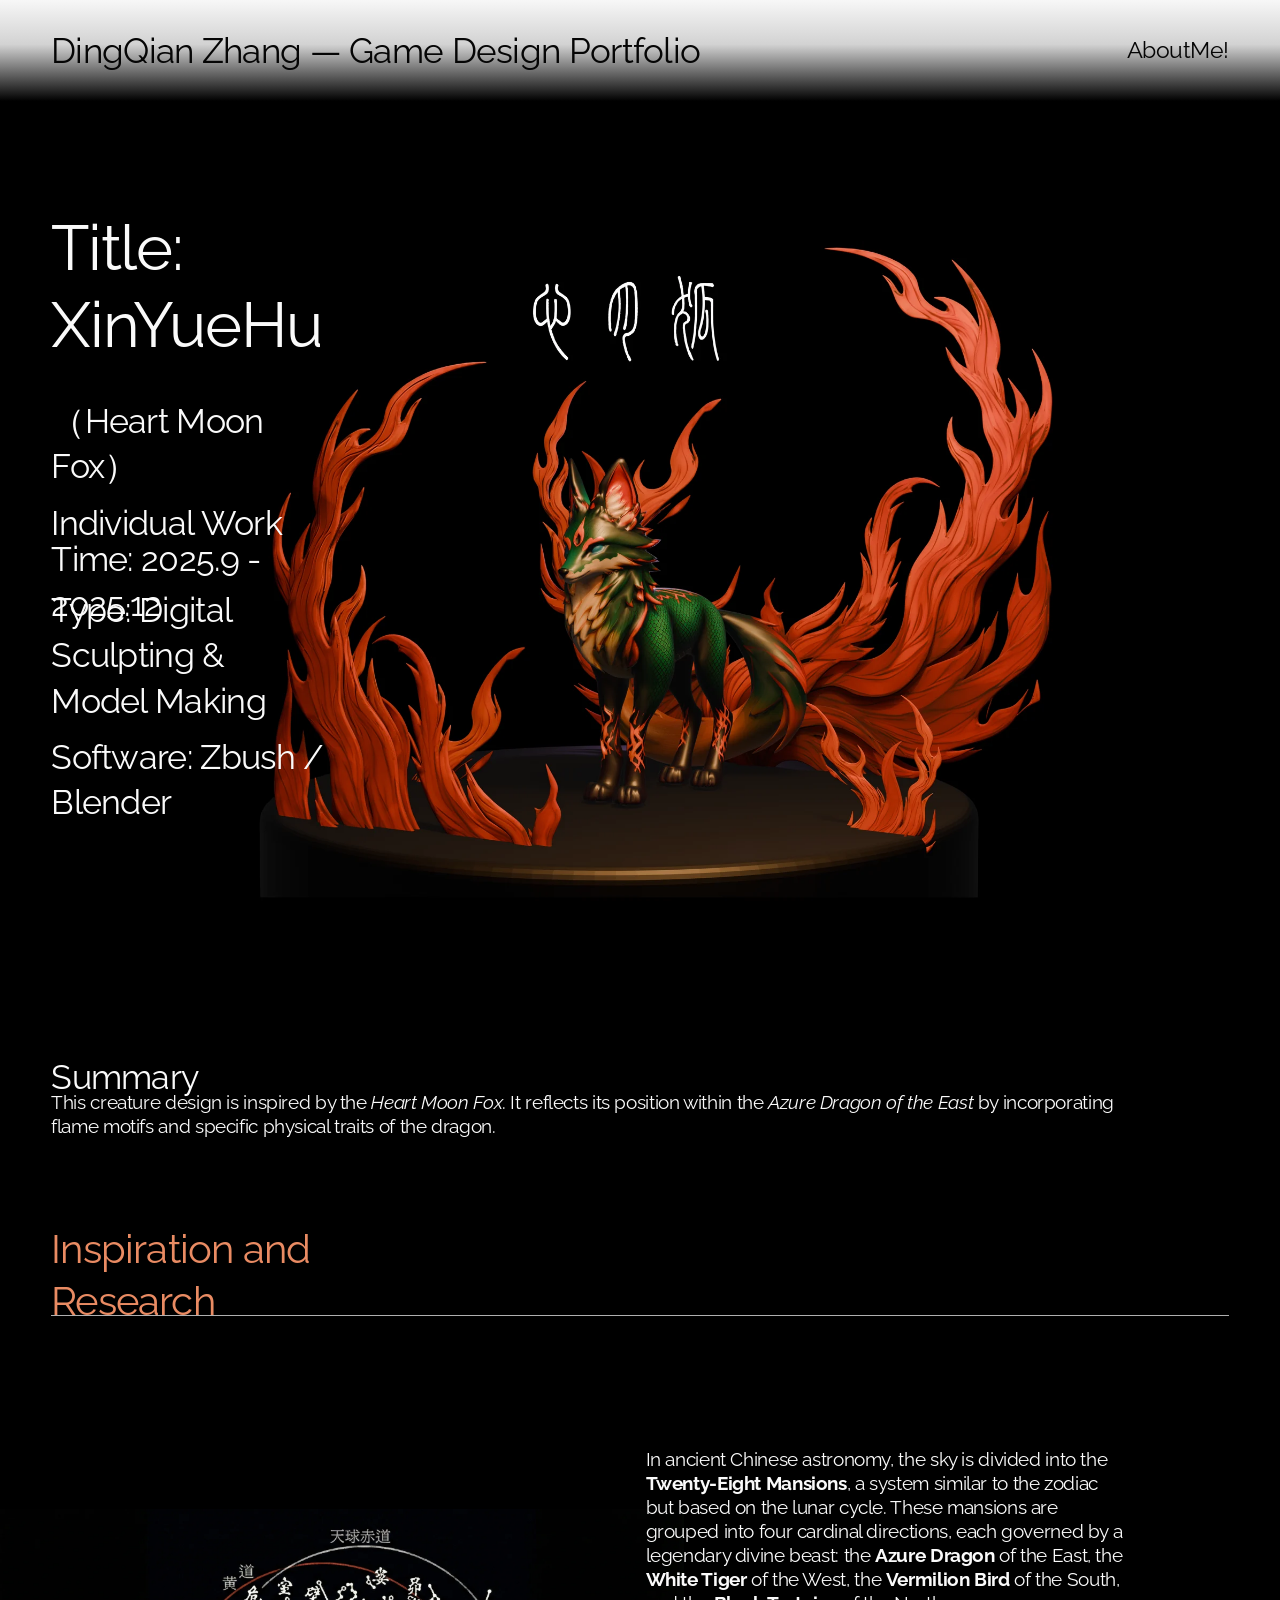
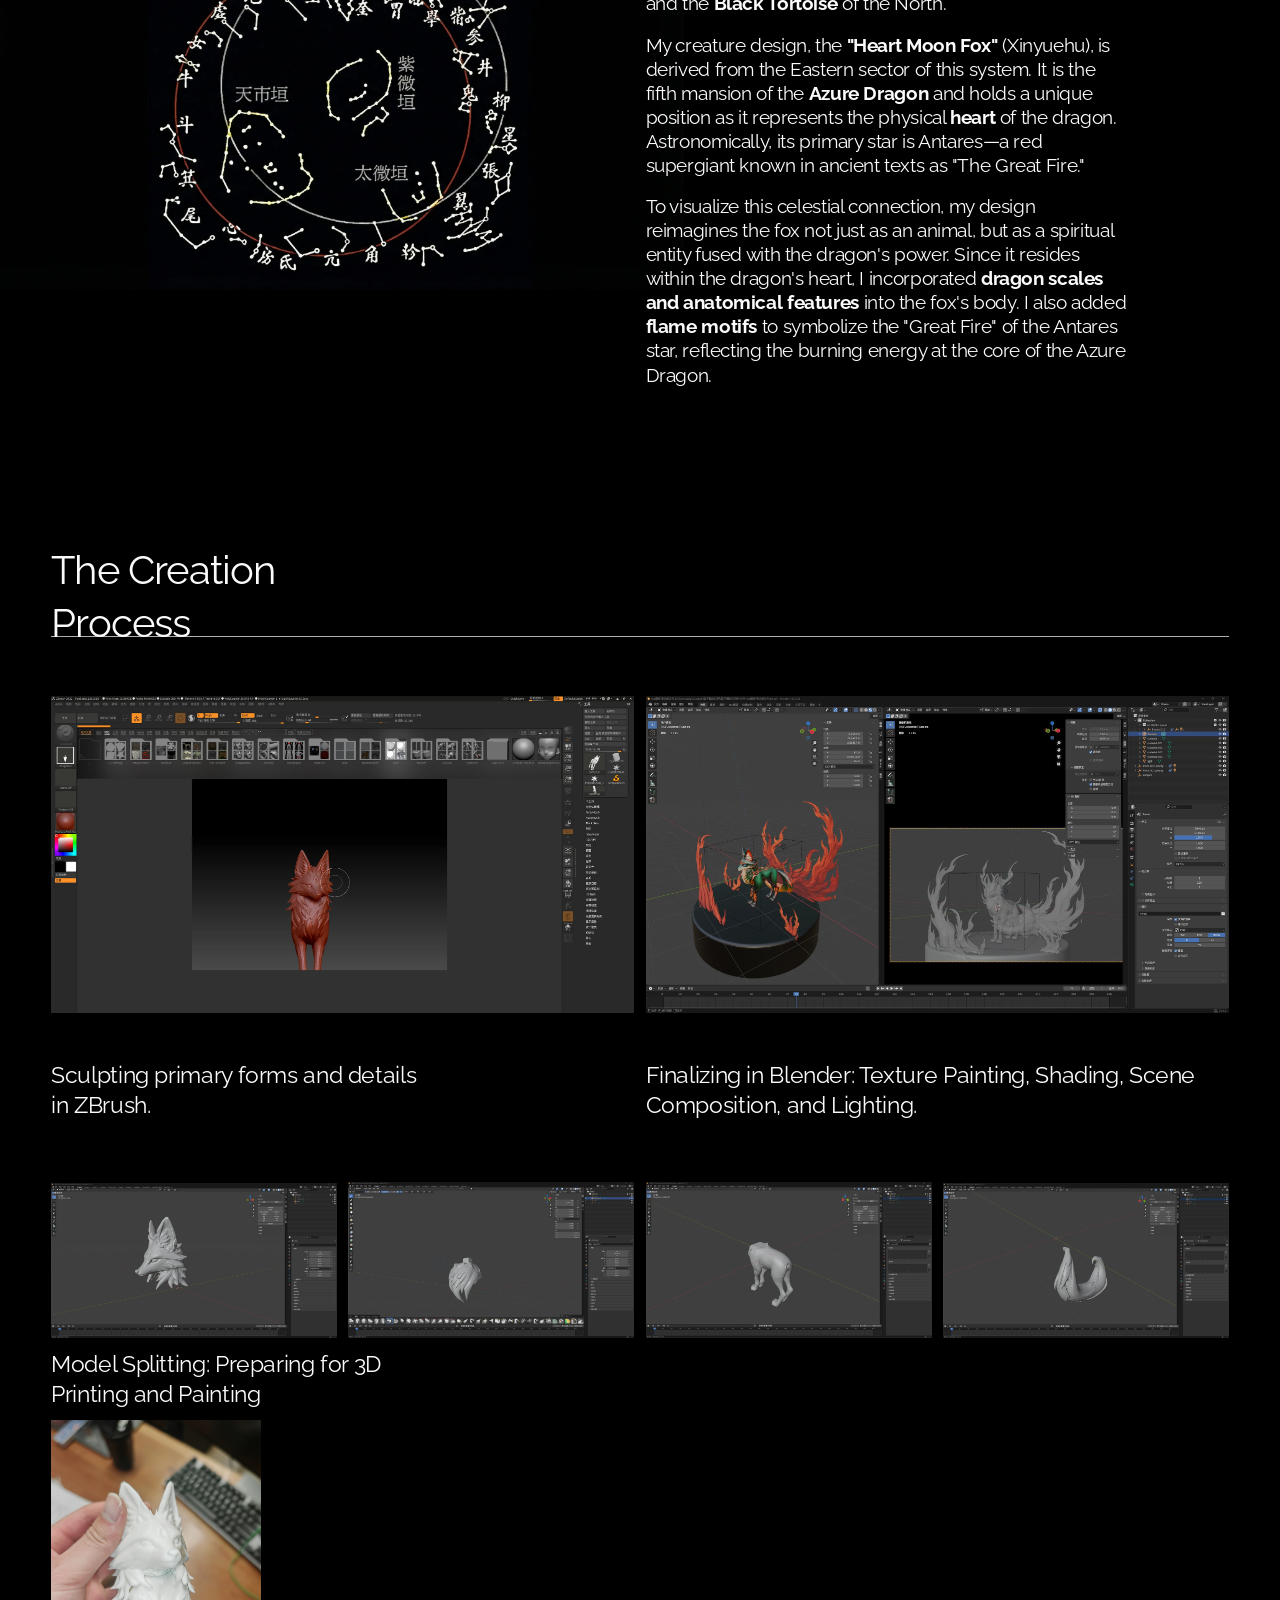
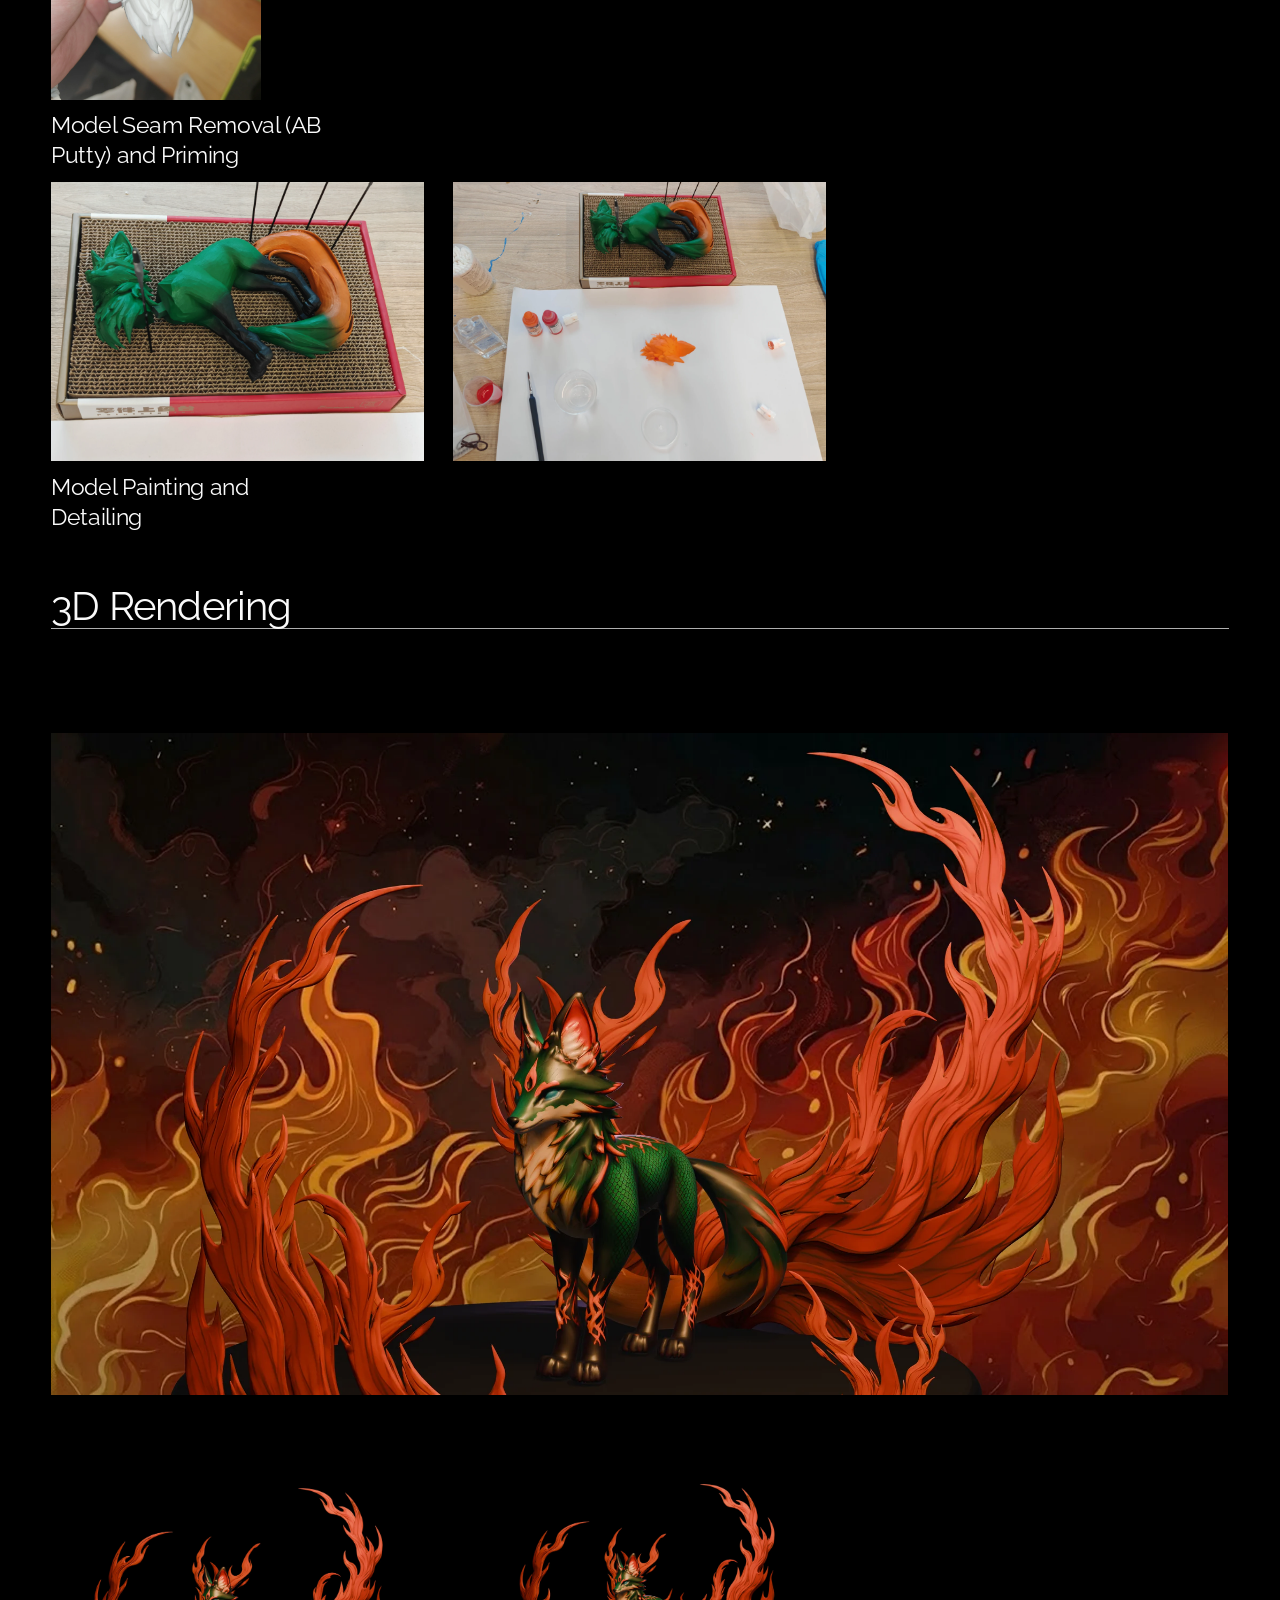
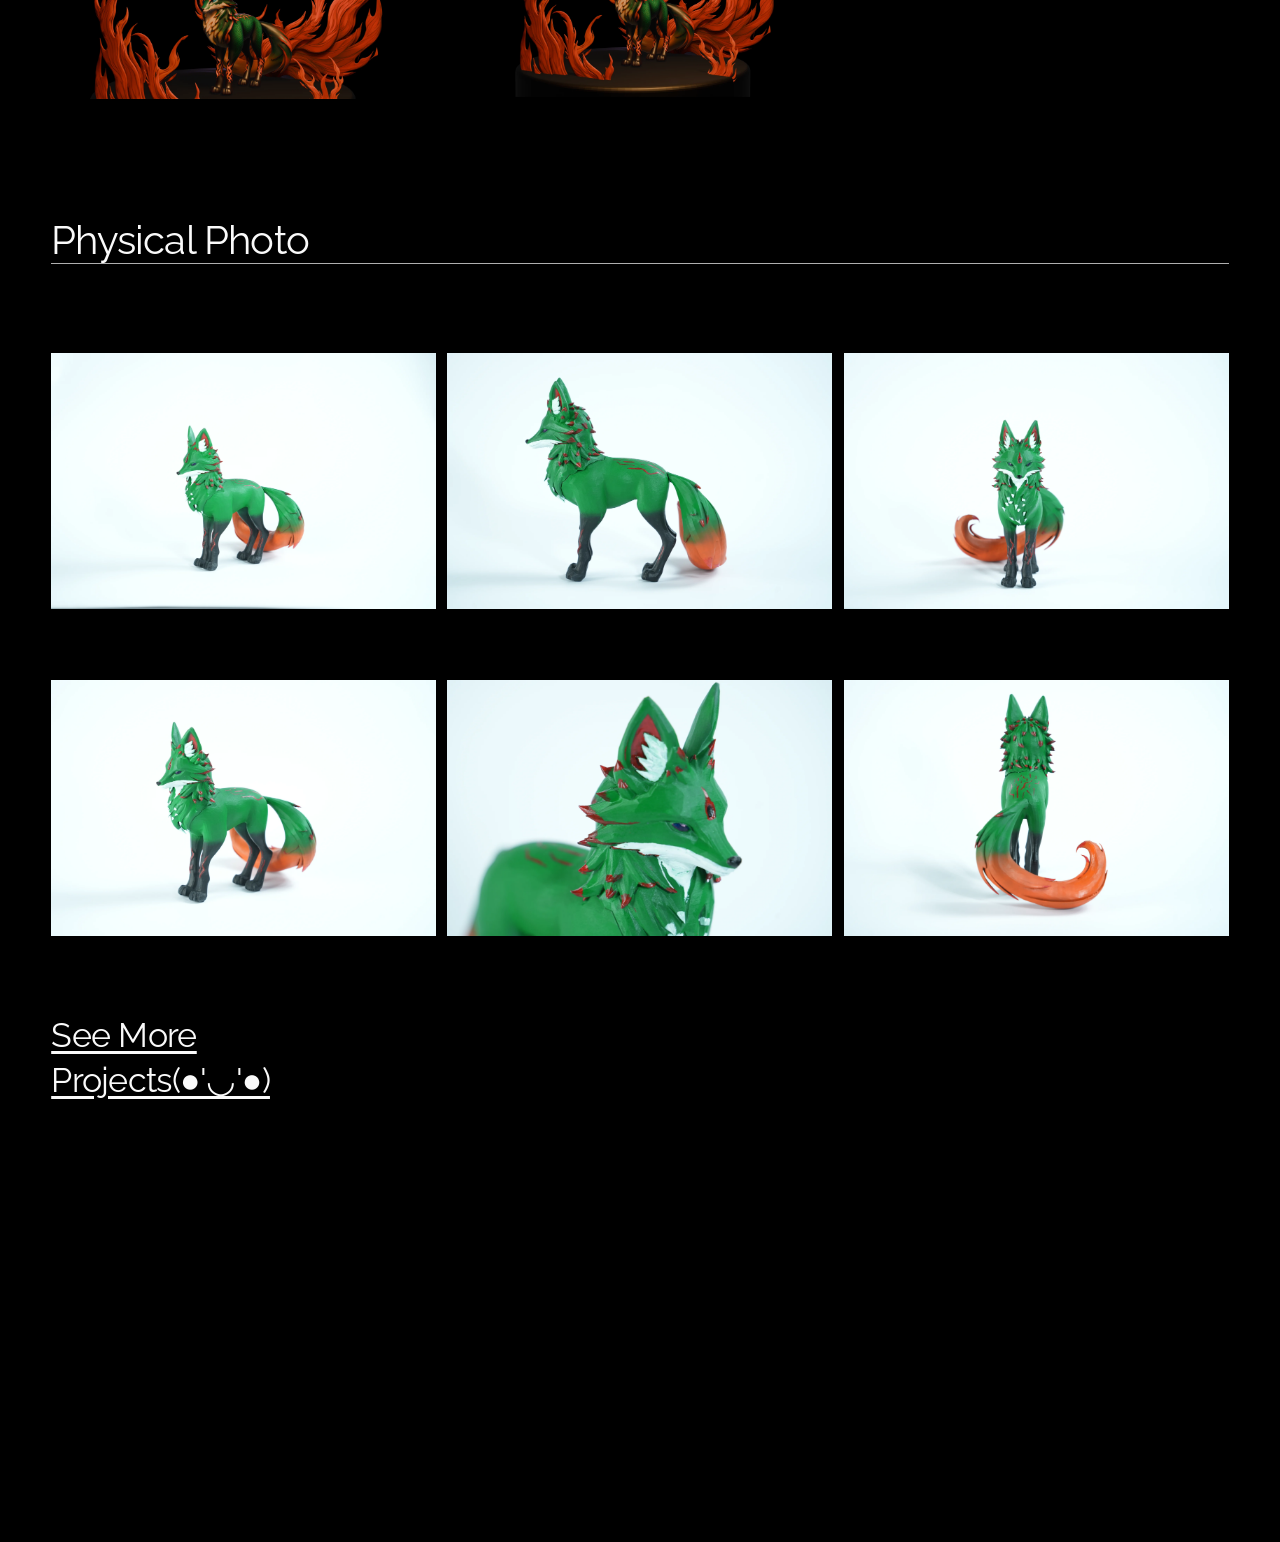
<file: fox/index.html>
<!doctype html>
<html lang="en">
<head>
  <meta charset="utf-8">
  <meta name="viewport" content="width=device-width, initial-scale=1">
  <meta name="description" content="DingQian Zhang's game design portfolio and projects.">
  <title>XinYueHu — DingQian Zhang</title>
  <link rel="preconnect" href="https://fonts.googleapis.com">
  <link rel="preconnect" href="https://fonts.gstatic.com" crossorigin>
  <link href="https://fonts.googleapis.com/css2?family=Raleway:wght@300;400;500;600;700&display=swap" rel="stylesheet">
  <link rel="stylesheet" href="/styles/site.css">
  <link rel="stylesheet" href="/styles/pages/fox.css">
  <script src="/scripts/site.js" defer></script>
</head>
<body class="page-fox">
  <a class="skip-link" href="#main">Skip to Content</a>
  <header class="site-header">
    <a class="site-title" href="/">DingQian Zhang — Game Design Portfolio</a>
    <nav class="desktop-nav" aria-label="Main navigation"><a href="/aboutme/">AboutMe!</a></nav>
    <button class="menu-toggle" type="button" aria-label="Open Menu" aria-controls="mobile-menu" aria-expanded="false"><span></span><span></span></button>
    <nav class="mobile-nav" id="mobile-menu" aria-label="Mobile navigation" hidden><a href="/aboutme/">AboutMe!</a></nav>
  </header>
  <main id="main"><section class="portfolio-section dark"><div class="fluid-engine fe-69633cb396ba2d7007a21fea"><div class="fe-block fe-block-yui_3_17_2_1_1768110624033_63153"><div class="sqs-block image-block fit-contain image-align-center" style="--image-ratio:1.7777777777777777;--image-position:50% 50%;"><div class="image-frame"><img src="/media/fox/001.webp" width="2200" height="1238" alt="" loading="eager" decoding="async"></div></div></div>
<div class="fe-block fe-block-yui_3_17_2_1_1768110624033_65049"><div class="sqs-block"><div class="sqs-html-content"><h1 style="white-space:pre-wrap;">Title: XinYueHu</h1><h3 style="white-space:pre-wrap;">（Heart Moon Fox）</h3></div></div></div>
<div class="fe-block fe-block-yui_3_17_2_1_1768110624033_63645"><div class="sqs-block"><div class="sqs-html-content"><h3 style="white-space:pre-wrap;">Individual Work</h3></div></div></div>
<div class="fe-block fe-block-c17385ae7dd162b59049"><div class="sqs-block"><div class="sqs-html-content"><h3 style="white-space:pre-wrap;">Time: 2025.9 - 2025.12</h3></div></div></div>
<div class="fe-block fe-block-yui_3_17_2_1_1768110624033_64118"><div class="sqs-block"><div class="sqs-html-content"><h3 style="white-space:pre-wrap;">Type: Digital Sculpting &amp; Model Making</h3></div></div></div>
<div class="fe-block fe-block-yui_3_17_2_1_1768110624033_64583"><div class="sqs-block"><div class="sqs-html-content"><h3 style="white-space:pre-wrap;">Software: Zbush / Blender</h3></div></div></div>
<div class="fe-block fe-block-yui_3_17_2_1_1768110624033_65513"><div class="sqs-block"><div class="sqs-html-content"><h3 style="white-space:pre-wrap;">Summary</h3></div></div></div>
<div class="fe-block fe-block-yui_3_17_2_1_1768110624033_65977"><div class="sqs-block"><div class="sqs-html-content"><p class="" style="white-space:pre-wrap;">This creature design is inspired by the <em>Heart Moon Fox</em>. It reflects its position within the <em>Azure Dragon of the East</em> by incorporating flame motifs and specific physical traits of the dragon.</p></div></div></div>
<div class="fe-block fe-block-yui_3_17_2_1_1768110624033_91945"><div class="sqs-block"><div class="sqs-html-content"><h2 style="white-space:pre-wrap;"><span class="sqsrte-text-color--lightAccent">Inspiration and Research</span></h2></div></div></div>
<div class="fe-block fe-block-yui_3_17_2_1_1768110624033_99401"><div class="sqs-block"><hr aria-hidden="true"></div></div>
<div class="fe-block fe-block-yui_3_17_2_1_1768110624033_104143"><div class="sqs-block image-block fit-contain image-align-center" style="--image-ratio:1.7916666666666667;--image-position:50% 50%;"><div class="image-frame"><img src="/media/fox/002.webp" width="2200" height="1228" alt="" loading="eager" decoding="async"></div></div></div>
<div class="fe-block fe-block-742a06d266747e328c33"><div class="sqs-block"><div class="sqs-html-content"><h2 style="white-space:pre-wrap;">The Creation Process</h2></div></div></div>
<div class="fe-block fe-block-yui_3_17_2_1_1768110624033_116065"><div class="sqs-block"><div class="sqs-html-content"><p class="" style="white-space:pre-wrap;">In ancient Chinese astronomy, the sky is divided into the <strong>Twenty-Eight Mansions</strong>, a system similar to the zodiac but based on the lunar cycle. These mansions are grouped into four cardinal directions, each governed by a legendary divine beast: the <strong>Azure Dragon</strong> of the East, the <strong>White Tiger</strong> of the West, the <strong>Vermilion Bird</strong> of the South, and the <strong>Black Tortoise</strong> of the North.</p><p class="" style="white-space:pre-wrap;">My creature design, the <strong>"Heart Moon Fox"</strong> (Xinyuehu), is derived from the Eastern sector of this system. It is the fifth mansion of the <strong>Azure Dragon</strong> and holds a unique position as it represents the physical <strong>heart</strong> of the dragon. Astronomically, its primary star is Antares—a red supergiant known in ancient texts as "The Great Fire."</p><p class="" style="white-space:pre-wrap;">To visualize this celestial connection, my design reimagines the fox not just as an animal, but as a spiritual entity fused with the dragon's power. Since it resides within the dragon's heart, I incorporated <strong>dragon scales and anatomical features</strong> into the fox's body. I also added <strong>flame motifs</strong> to symbolize the "Great Fire" of the Antares star, reflecting the burning energy at the core of the Azure Dragon.</p></div></div></div>
<div class="fe-block fe-block-0e57d2b93e55bc7e1d33"><div class="sqs-block"><hr aria-hidden="true"></div></div>
<div class="fe-block fe-block-yui_3_17_2_1_1768110624033_148027"><div class="sqs-block image-block fit-contain image-align-center" style="--image-ratio:1.8404025880661394;--image-position:50% 50%;"><div class="image-frame"><img src="/media/fox/003.webp" width="2200" height="1195" alt="" loading="eager" decoding="async"></div></div></div>
<div class="fe-block fe-block-yui_3_17_2_1_1768110624033_165705"><div class="sqs-block"><div class="sqs-html-content"><p class="sqsrte-large" style="white-space:pre-wrap;">Sculpting primary forms and details in ZBrush.</p></div></div></div>
<div class="fe-block fe-block-yui_3_17_2_1_1768110624033_196505"><div class="sqs-block image-block fit-contain image-align-center" style="--image-ratio:1.841726618705036;--image-position:50% 50%;"><div class="image-frame"><img src="/media/fox/004.webp" width="2200" height="1195" alt="" loading="eager" decoding="async"></div></div></div>
<div class="fe-block fe-block-yui_3_17_2_1_1768110624033_209949"><div class="sqs-block"><div class="sqs-html-content"><p class="sqsrte-large" style="white-space:pre-wrap;">Model Splitting: Preparing for 3D Printing and Painting</p></div></div></div>
<div class="fe-block fe-block-yui_3_17_2_1_1768110624033_221887"><div class="sqs-block image-block fit-contain image-align-left" style="--image-ratio:0.75;--image-position:50% 50%;"><div class="image-frame"><img src="/media/fox/005.webp" width="1650" height="2200" alt="" loading="eager" decoding="async"></div></div></div>
<div class="fe-block fe-block-yui_3_17_2_1_1768110624033_272669"><div class="sqs-block"><div class="sqs-html-content"><p class="sqsrte-large" style="white-space:pre-wrap;">Model Seam Removal (AB Putty) and Priming</p></div></div></div>
<div class="fe-block fe-block-3a62e9eff4cb2484ee8c"><div class="sqs-block image-block fit-contain image-align-center" style="--image-ratio:1.8404025880661394;--image-position:50% 50%;"><div class="image-frame"><img src="/media/fox/006.webp" width="2200" height="1195" alt="" loading="eager" decoding="async"></div></div></div>
<div class="fe-block fe-block-594ee41ca0d6e3799e40"><div class="sqs-block image-block fit-contain image-align-left" style="--image-ratio:0.5625;--image-position:50% 50%;"><div class="image-frame"><img src="/media/fox/007.webp" width="1080" height="1920" alt="" loading="eager" decoding="async"></div></div></div>
<div class="fe-block fe-block-yui_3_17_2_1_1768110624033_280290"><div class="sqs-block image-block fit-contain image-align-left" style="--image-ratio:1.3333333333333333;--image-position:50% 50%;"><div class="image-frame"><img src="/media/fox/008.webp" width="2200" height="1650" alt="" loading="eager" decoding="async"></div></div></div>
<div class="fe-block fe-block-4b8b3eb98bdac8c2a59d"><div class="sqs-block"><div class="sqs-html-content"><p class="sqsrte-large" style="white-space:pre-wrap;">Model Painting and Detailing</p></div></div></div>
<div class="fe-block fe-block-yui_3_17_2_1_1768110624033_310961"><div class="sqs-block"><div class="sqs-html-content"><h2 style="white-space:pre-wrap;">3D Rendering</h2></div></div></div>
<div class="fe-block fe-block-f727978a0c32aa1685f8"><div class="sqs-block image-block fit-contain image-align-center" style="--image-ratio:1.8404025880661394;--image-position:50% 50%;"><div class="image-frame"><img src="/media/fox/009.webp" width="2200" height="1195" alt="" loading="lazy" decoding="async"></div></div></div>
<div class="fe-block fe-block-76f8f39a6e02b5ff8515"><div class="sqs-block"><div class="sqs-html-content"><p class="sqsrte-large" style="white-space:pre-wrap;">Finalizing in Blender: Texture Painting, Shading, Scene Composition, and Lighting.</p></div></div></div>
<div class="fe-block fe-block-7f29d93d40d73bef3be0"><div class="sqs-block image-block fit-contain image-align-center" style="--image-ratio:1.8377602297200286;--image-position:50% 50%;"><div class="image-frame"><img src="/media/fox/010.webp" width="2200" height="1197" alt="" loading="lazy" decoding="async"></div></div></div>
<div class="fe-block fe-block-879a2c8fc3a85afaacef"><div class="sqs-block image-block fit-contain image-align-center" style="--image-ratio:1.3333333333333333;--image-position:50% 50%;"><div class="image-frame"><img src="/media/fox/011.webp" width="2200" height="1650" alt="" loading="lazy" decoding="async"></div></div></div>
<div class="fe-block fe-block-bf5a45a9aa29d19aa64f"><div class="sqs-block image-block fit-contain image-align-center" style="--image-ratio:1.3333333333333333;--image-position:50% 50%;"><div class="image-frame"><img src="/media/fox/012.webp" width="2200" height="1650" alt="" loading="lazy" decoding="async"></div></div></div>
<div class="fe-block fe-block-3eb46a4e05a1d693c1d7"><div class="sqs-block image-block fit-contain image-align-center" style="--image-ratio:1.7777777777777777;--image-position:50% 50%;"><div class="image-frame"><img src="/media/fox/013.webp" width="2200" height="1238" alt="" loading="lazy" decoding="async"></div></div></div>
<div class="fe-block fe-block-fdaaadffd0bf2aeb60a6"><div class="sqs-block image-block fit-contain image-align-center" style="--image-ratio:1.5;--image-position:50% 50%;"><div class="image-frame"><img src="/media/fox/014.webp" width="2200" height="1467" alt="" loading="lazy" decoding="async"></div></div></div>
<div class="fe-block fe-block-881c20150104414346d0"><div class="sqs-block image-block fit-contain image-align-center" style="--image-ratio:1.5;--image-position:50% 50%;"><div class="image-frame"><img src="/media/fox/015.webp" width="2200" height="1467" alt="" loading="lazy" decoding="async"></div></div></div>
<div class="fe-block fe-block-eb47815d74078b52a2a6"><div class="sqs-block image-block fit-contain image-align-center" style="--image-ratio:1.841726618705036;--image-position:50% 50%;"><div class="image-frame"><img src="/media/fox/016.webp" width="2200" height="1195" alt="" loading="lazy" decoding="async"></div></div></div>
<div class="fe-block fe-block-986150ac73b4fd53c8c4"><div class="sqs-block image-block fit-contain image-align-right" style="--image-ratio:1.3333333333333333;--image-position:50% 50%;"><div class="image-frame"><img src="/media/fox/017.webp" width="2200" height="1650" alt="" loading="lazy" decoding="async"></div></div></div>
<div class="fe-block fe-block-a44edc1e4fa66f08911e"><div class="sqs-block image-block fit-contain image-align-center" style="--image-ratio:0.75;--image-position:50% 50%;"><div class="image-frame"><img src="/media/fox/018.webp" width="1650" height="2200" alt="" loading="lazy" decoding="async"></div></div></div>
<div class="fe-block fe-block-24362b95ce18eb4c0488"><div class="sqs-block image-block fit-contain image-align-center" style="--image-ratio:0.75;--image-position:50% 50%;"><div class="image-frame"><img src="/media/fox/019.webp" width="1650" height="2200" alt="" loading="lazy" decoding="async"></div></div></div>
<div class="fe-block fe-block-yui_3_17_2_1_1768110624033_318608"><div class="sqs-block"><hr aria-hidden="true"></div></div>
<div class="fe-block fe-block-yui_3_17_2_1_1768110624033_323344"><div class="sqs-block image-block fit-contain image-align-center" style="--image-ratio:1.7777777777777777;--image-position:50% 50%;"><div class="image-frame"><img src="/media/fox/020.webp" width="2200" height="1238" alt="" loading="lazy" decoding="async"></div></div></div>
<div class="fe-block fe-block-yui_3_17_2_1_1768110624033_333839"><div class="sqs-block image-block fit-contain image-align-center" style="--image-ratio:1.7777777777777777;--image-position:50% 50%;"><div class="image-frame"><img src="/media/fox/021.webp" width="2200" height="1238" alt="" loading="lazy" decoding="async"></div></div></div>
<div class="fe-block fe-block-yui_3_17_2_1_1768110624033_351590"><div class="sqs-block"><div class="sqs-html-content"><h2 style="white-space:pre-wrap;">Physical Photo</h2></div></div></div>
<div class="fe-block fe-block-yui_3_17_2_1_1768110624033_366940"><div class="sqs-block image-block fit-contain image-align-center" style="--image-ratio:1.5;--image-position:50% 50%;"><div class="image-frame"><img src="/media/fox/022.webp" width="2200" height="1467" alt="" loading="lazy" decoding="async"></div></div></div>
<div class="fe-block fe-block-595ab6a461753c65bc43"><div class="sqs-block image-block fit-contain image-align-center" style="--image-ratio:1.5;--image-position:50% 50%;"><div class="image-frame"><img src="/media/fox/023.webp" width="2200" height="1467" alt="" loading="lazy" decoding="async"></div></div></div>
<div class="fe-block fe-block-yui_3_17_2_1_1768110624033_399023"><div class="sqs-block"><div class="sqs-html-content"><h3 style="white-space:pre-wrap;"><a href="/">See More Projects(●'◡'●)</a></h3></div></div></div>
<div class="fe-block fe-block-6da9239c51f559940f0b"><div class="sqs-block image-block fit-contain image-align-center" style="--image-ratio:1.3333333333333333;--image-position:50% 50%;"><div class="image-frame"><img src="/media/fox/024.webp" width="2200" height="1650" alt="" loading="lazy" decoding="async"></div></div></div>
<div class="fe-block fe-block-yui_3_17_2_1_1768110624033_360627"><div class="sqs-block"><hr aria-hidden="true"></div></div>
<div class="fe-block fe-block-029bea42e18c954d758a"><div class="sqs-block image-block fit-contain image-align-center" style="--image-ratio:1.5;--image-position:50% 50%;"><div class="image-frame"><img src="/media/fox/025.webp" width="2200" height="1467" alt="" loading="lazy" decoding="async"></div></div></div>
<div class="fe-block fe-block-a067da6538d82816ca36"><div class="sqs-block image-block fit-contain image-align-center" style="--image-ratio:1.5;--image-position:50% 50%;"><div class="image-frame"><img src="/media/fox/026.webp" width="2200" height="1467" alt="" loading="lazy" decoding="async"></div></div></div></div></section></main>
  <footer class="site-footer">©2026 Dingqian Zhang</footer>
</body>
</html>
</file>
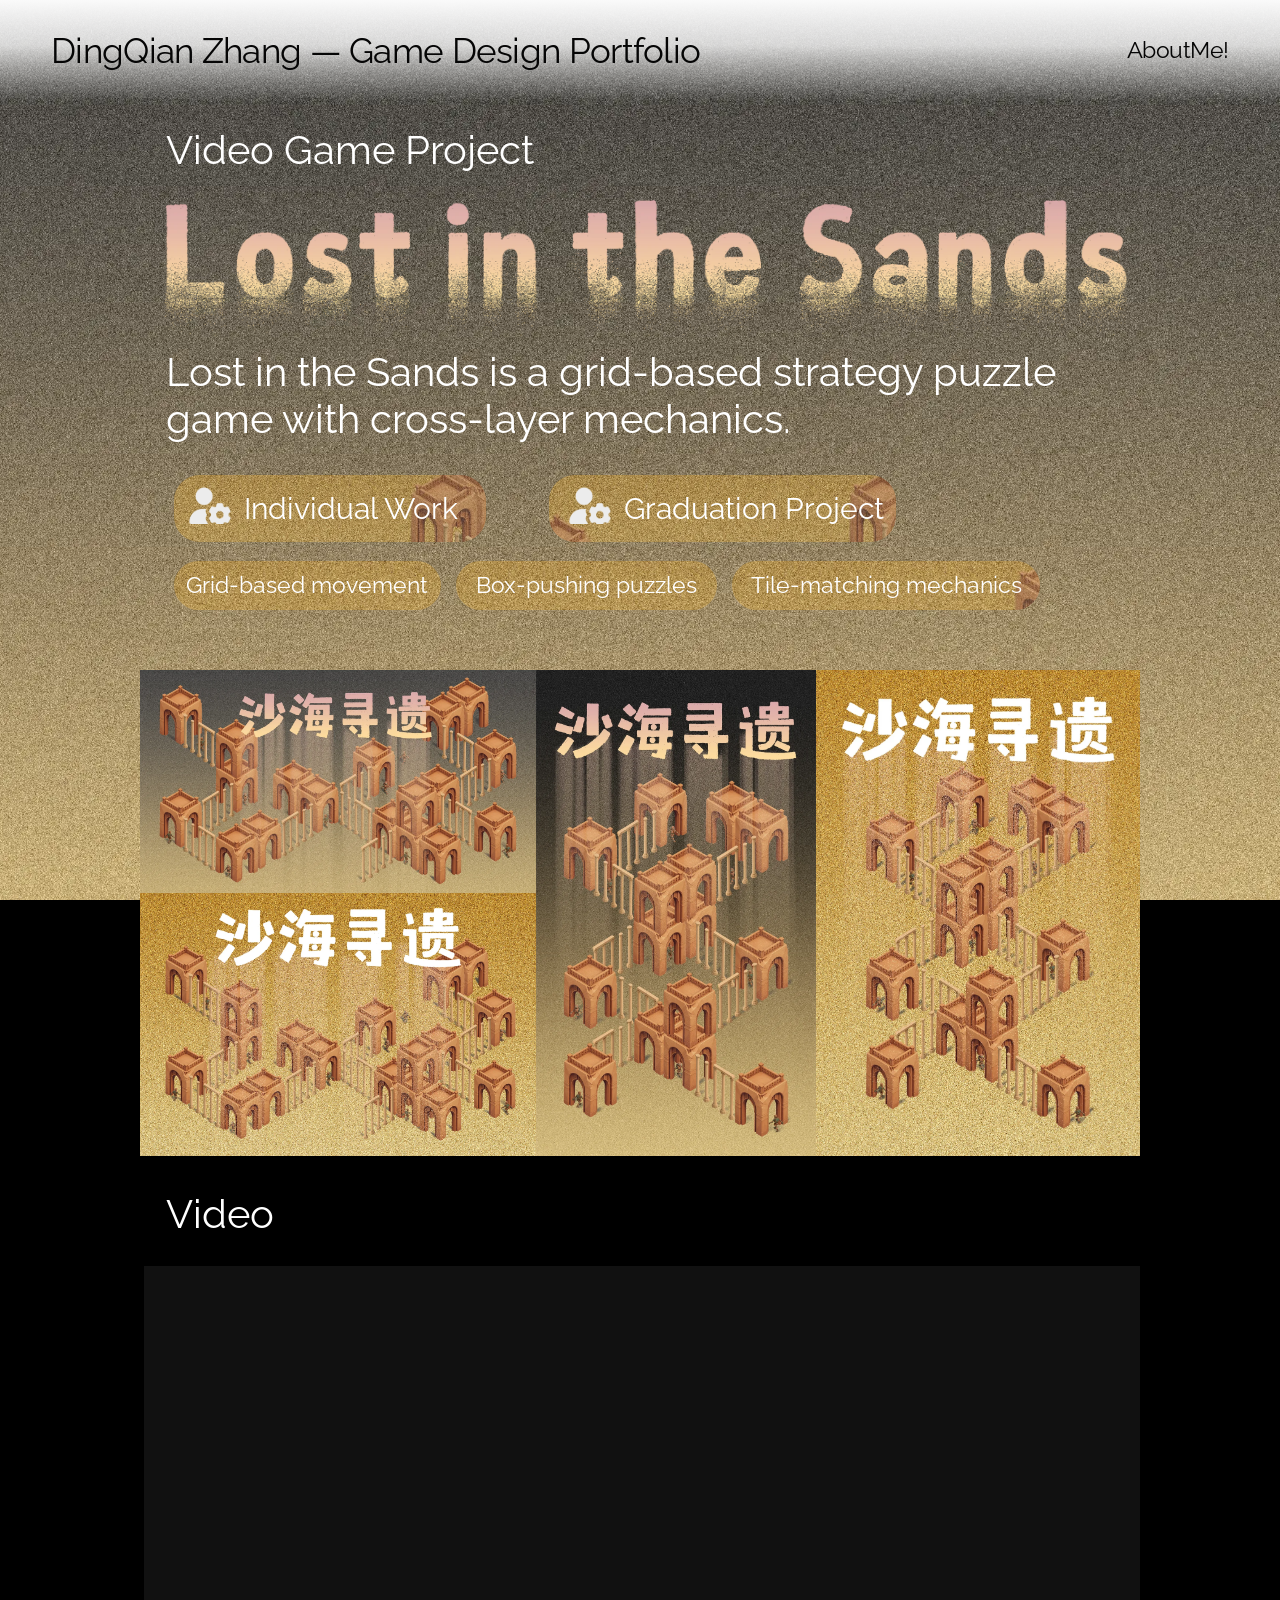
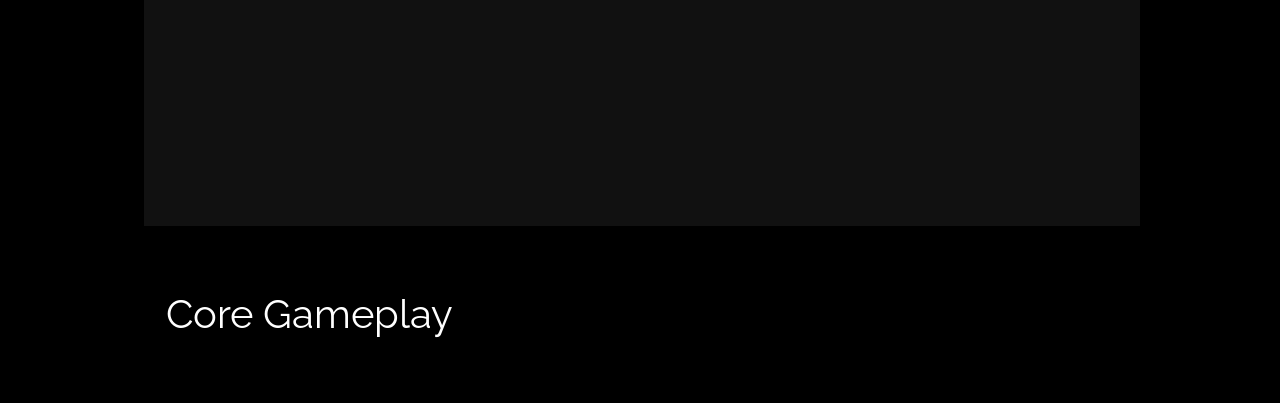
<file: lostinthesands/index.html>
<!doctype html>
<html lang="en">
<head>
  <meta charset="utf-8">
  <meta name="viewport" content="width=device-width, initial-scale=1">
  <meta name="description" content="DingQian Zhang's game design portfolio and projects.">
  <title>Lost in the Sands — DingQian Zhang</title>
  <link rel="preconnect" href="https://fonts.googleapis.com">
  <link rel="preconnect" href="https://fonts.gstatic.com" crossorigin>
  <link href="https://fonts.googleapis.com/css2?family=Raleway:wght@300;400;500;600;700&display=swap" rel="stylesheet">
  <link rel="stylesheet" href="/styles/site.css">
  <link rel="stylesheet" href="/styles/pages/lostinthesands.css">
  <script src="/scripts/site.js" defer></script>
</head>
<body class="page-lostinthesands">
  <a class="skip-link" href="#main">Skip to Content</a>
  <header class="site-header">
    <a class="site-title" href="/">DingQian Zhang — Game Design Portfolio</a>
    <nav class="desktop-nav" aria-label="Main navigation"><a href="/aboutme/">AboutMe!</a></nav>
    <button class="menu-toggle" type="button" aria-label="Open Menu" aria-controls="mobile-menu" aria-expanded="false"><span></span><span></span></button>
    <nav class="mobile-nav" id="mobile-menu" aria-label="Mobile navigation" hidden><a href="/aboutme/">AboutMe!</a></nav>
  </header>
  <main id="main"><section class="portfolio-section dark" style="background-image:url('/media/lostinthesands/background.webp')"><div class="sands-column">
<p class="sands-kicker">Video Game Project</p>
<h1 class="sands-title"><img src="/media/lostinthesands/title.webp" width="2200" height="355" alt="Lost in the Sands" loading="eager" decoding="async"></h1>
<p class="sands-summary">Lost in the Sands is a grid-based strategy puzzle game with cross-layer mechanics.</p>
<ul class="sands-tags sands-tags-large">
<li><img src="/media/lostinthesands/icon-user-gear.webp" width="216" height="173" alt="" loading="eager" decoding="async">Individual Work</li>
<li><img src="/media/lostinthesands/icon-user-gear.webp" width="216" height="173" alt="" loading="eager" decoding="async">Graduation Project</li>
</ul>
<ul class="sands-tags sands-tags-small">
<li>Grid-based movement</li>
<li>Box-pushing puzzles</li>
<li>Tile-matching mechanics</li>
</ul>
<div class="sands-posters">
<img src="/media/lostinthesands/poster-landscape.webp" width="1400" height="788" alt="Lost in the Sands landscape poster" loading="eager" decoding="async">
<img src="/media/lostinthesands/poster-cover.webp" width="1400" height="933" alt="Lost in the Sands key art" loading="eager" decoding="async">
<img src="/media/lostinthesands/poster-portrait.webp" width="921" height="1600" alt="Lost in the Sands portrait poster" loading="eager" decoding="async">
<img src="/media/lostinthesands/postcard.webp" width="933" height="1400" alt="Lost in the Sands postcard" loading="eager" decoding="async">
</div>
<h2>Video</h2>
<div class="video-block sands-video"><iframe src="https://www.youtube-nocookie.com/embed/F58Ygdu6UOM" title="Lost in the Sands — Project video" loading="lazy" referrerpolicy="strict-origin-when-cross-origin" allow="accelerometer; autoplay; clipboard-write; encrypted-media; gyroscope; picture-in-picture; web-share" allowfullscreen></iframe></div>
<h2>Core Gameplay</h2>
</div></section></main>
  <footer class="site-footer">©2026 Dingqian Zhang</footer>
</body>
</html>
</file>
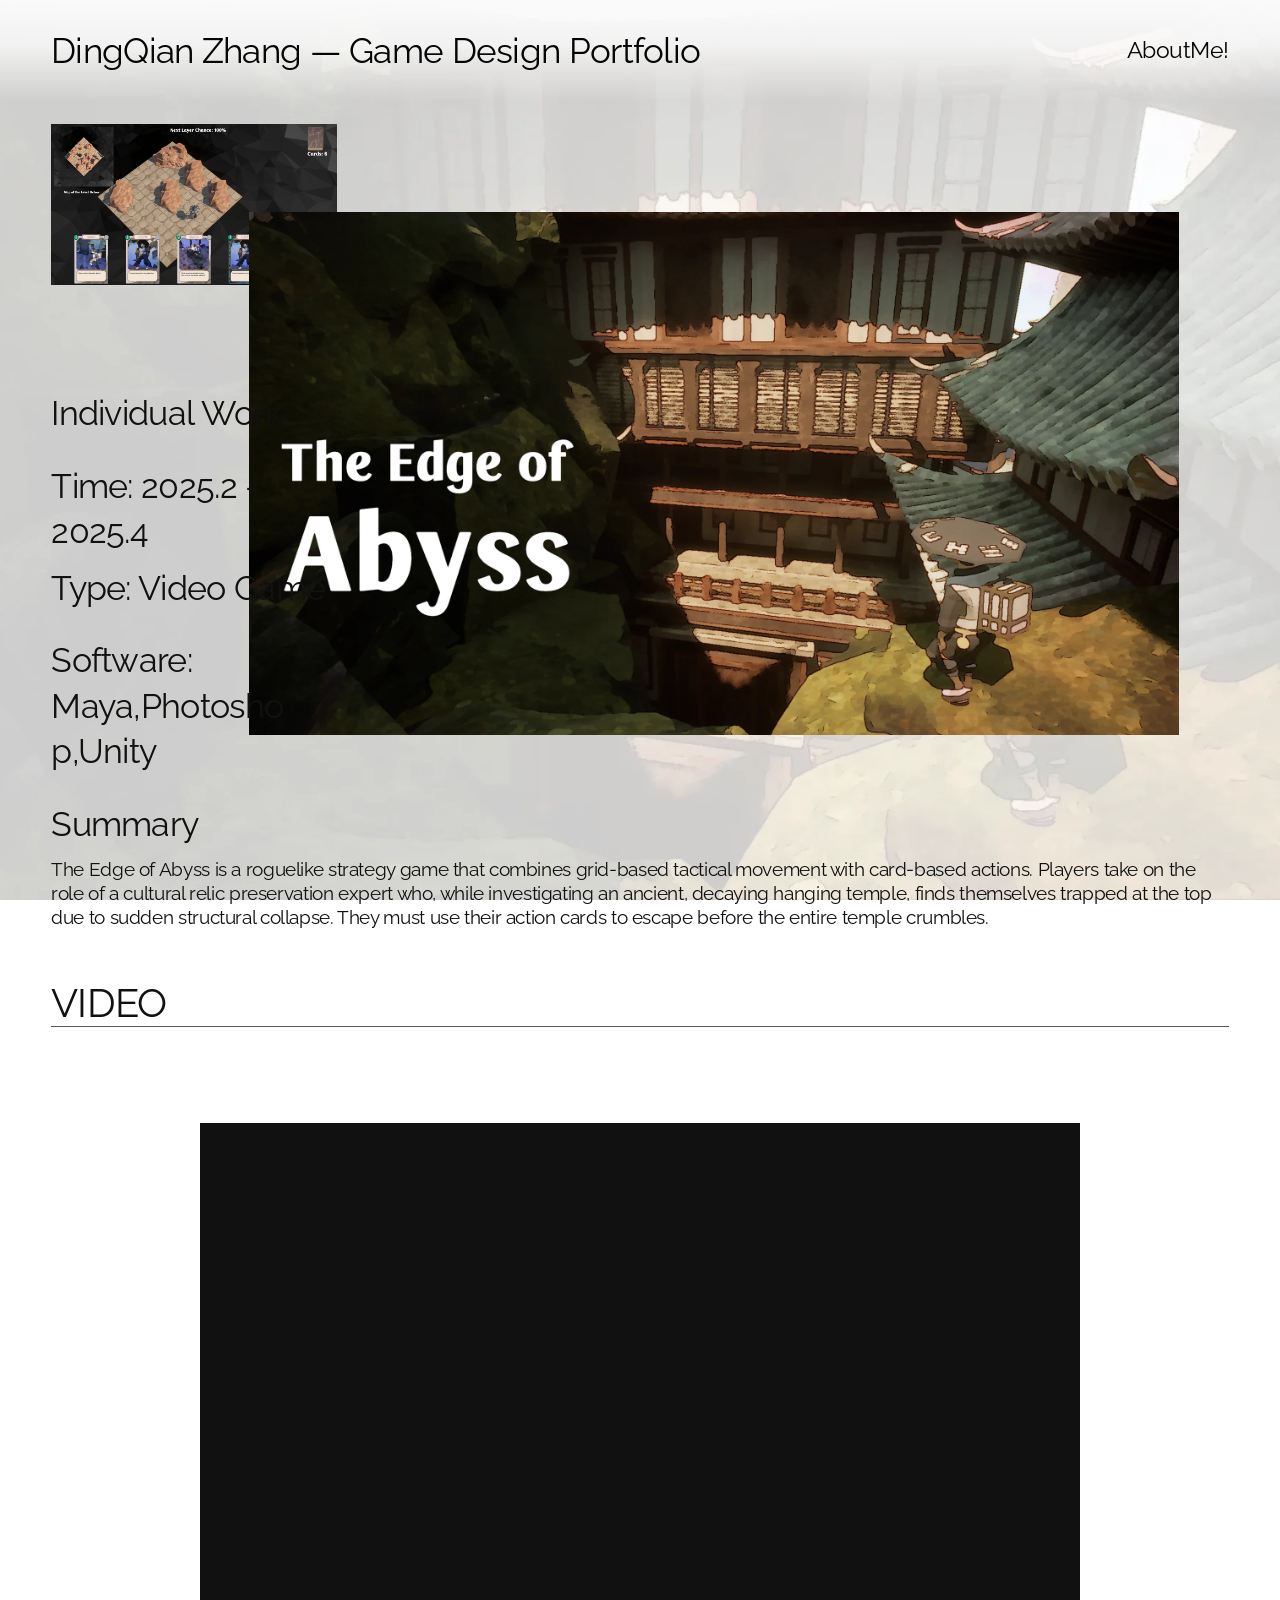
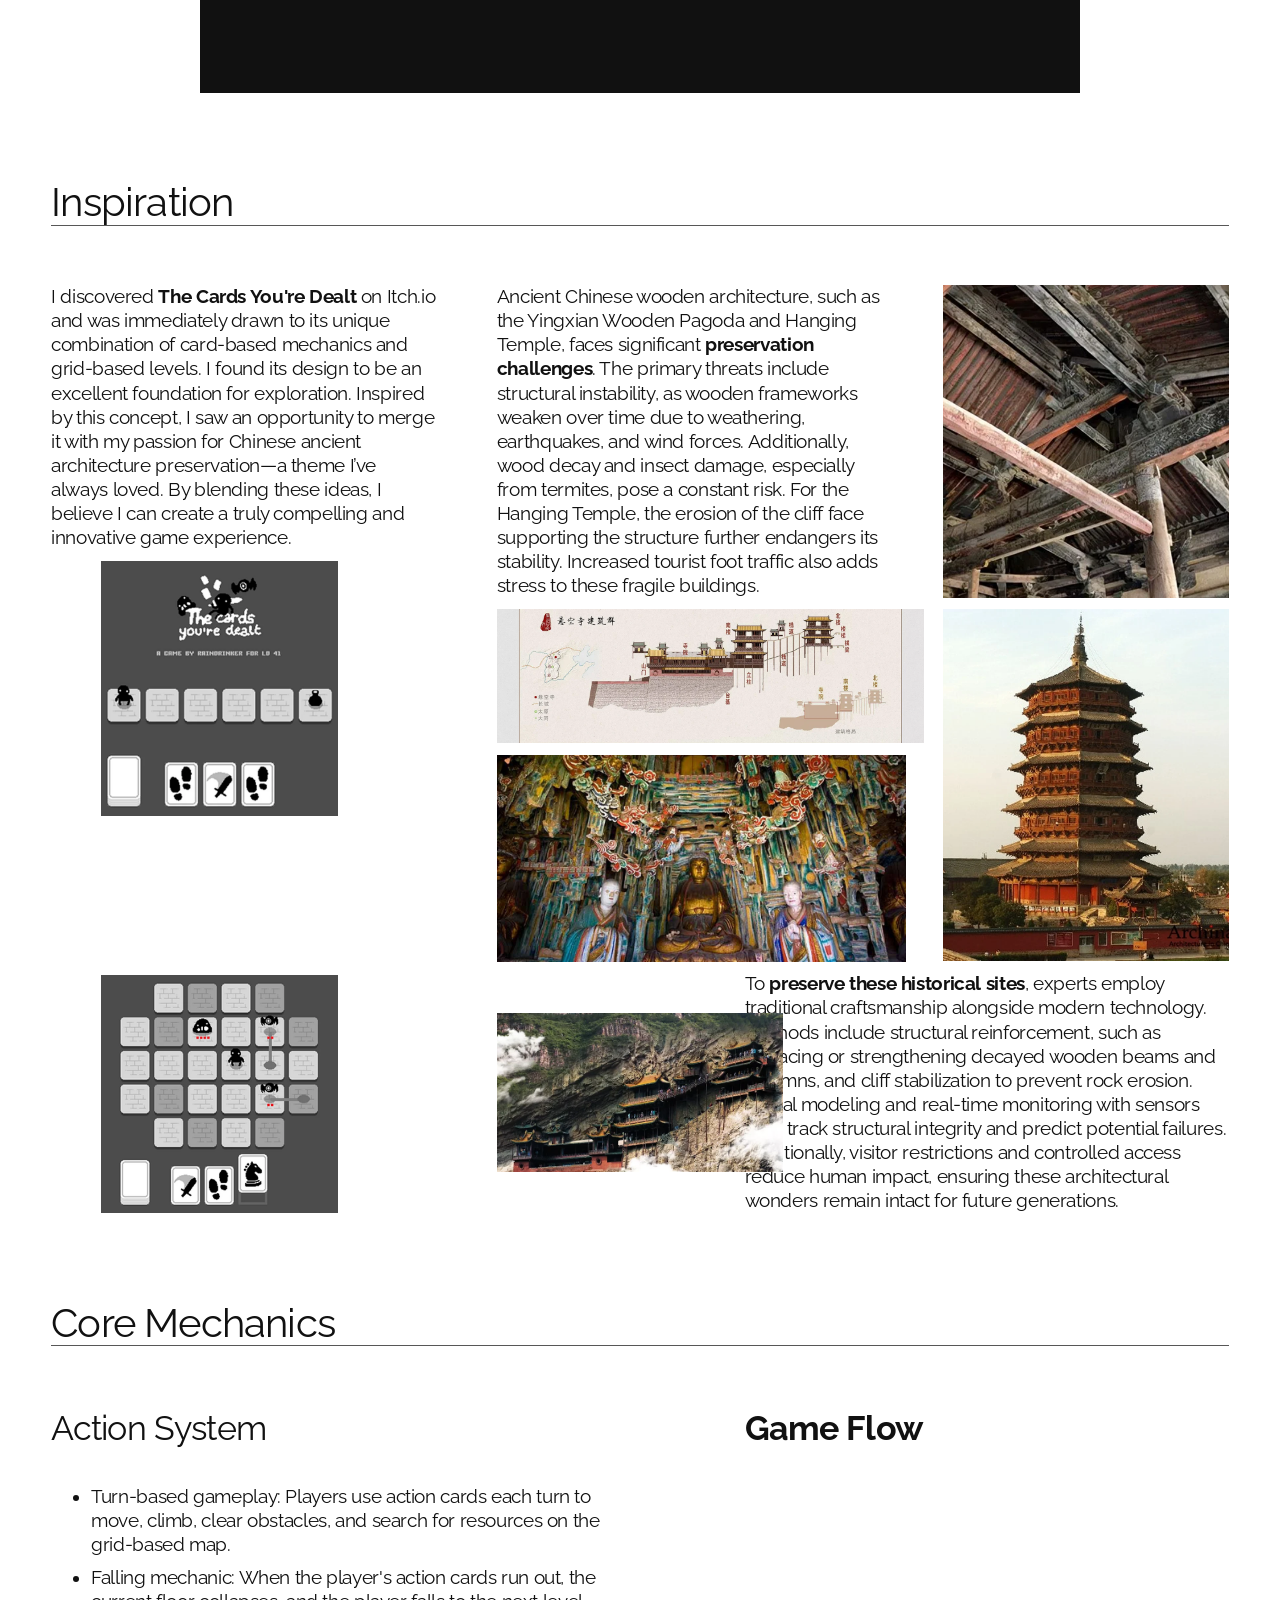
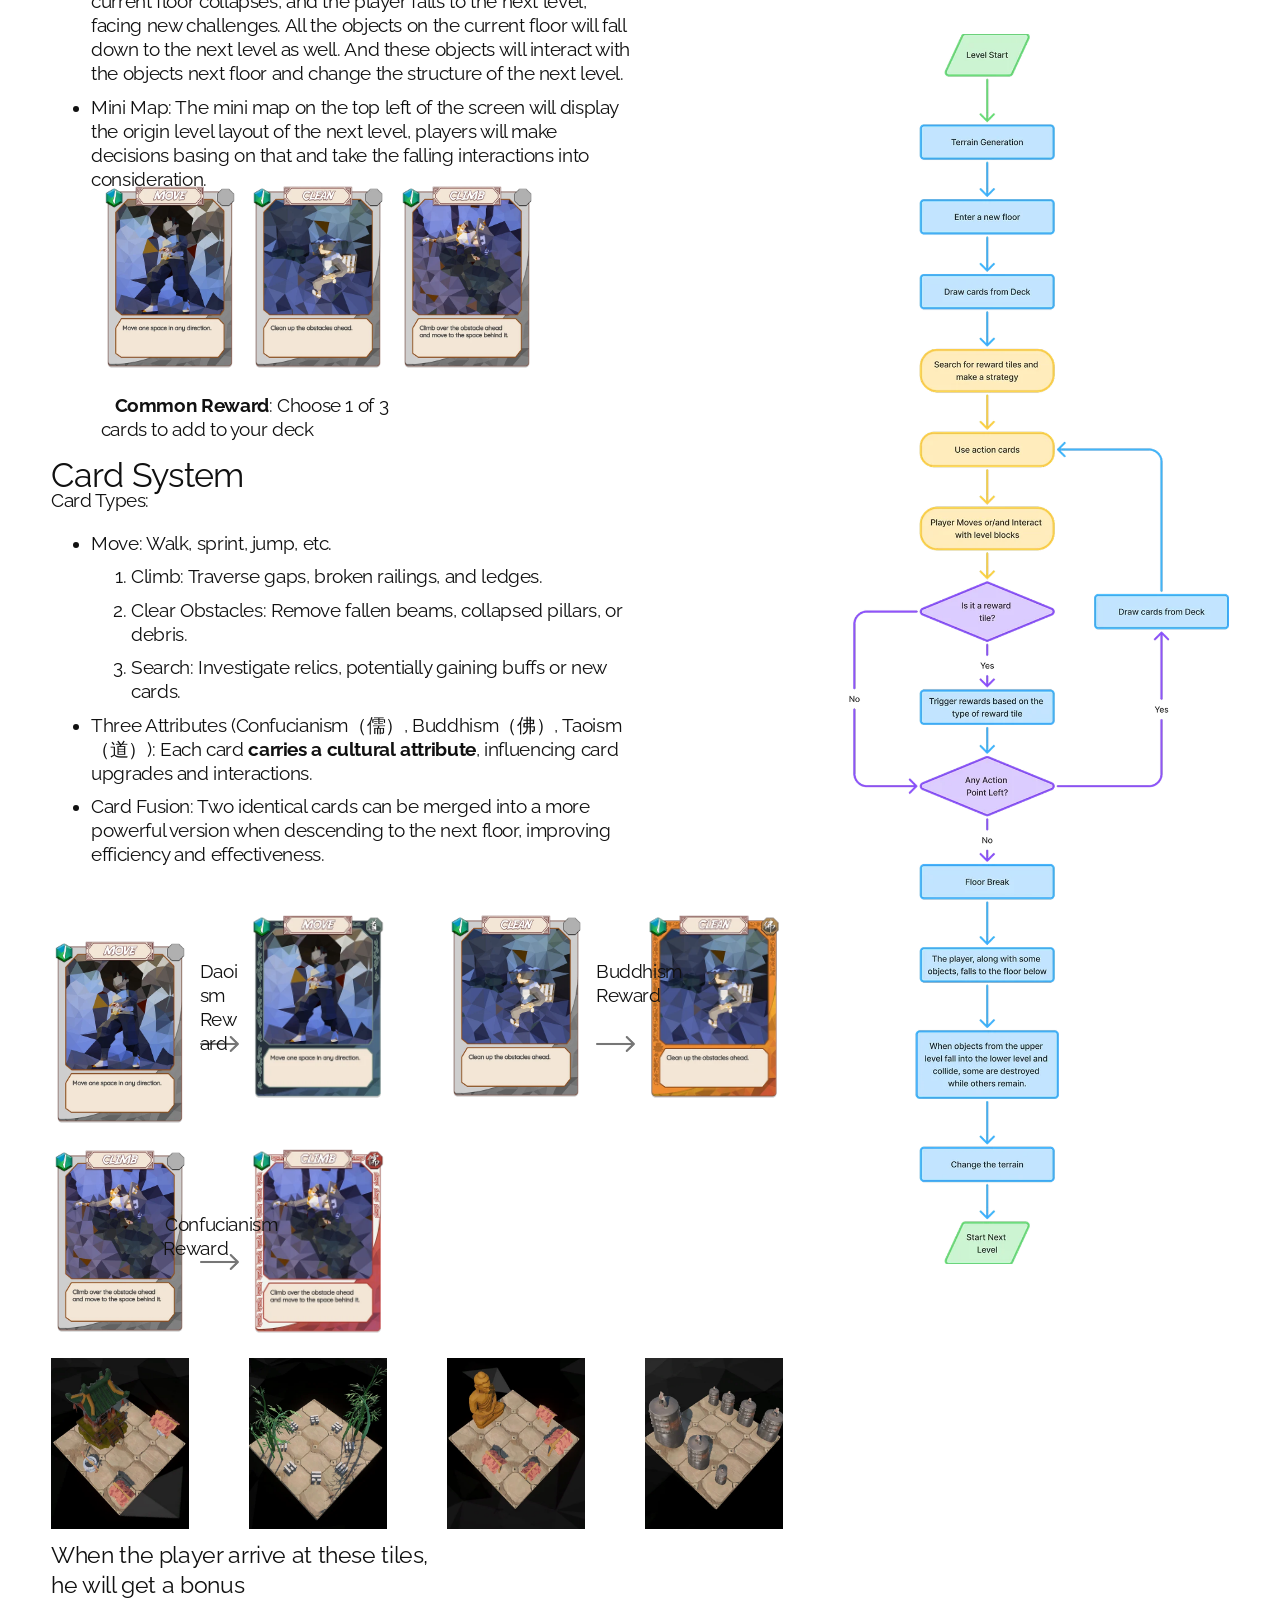
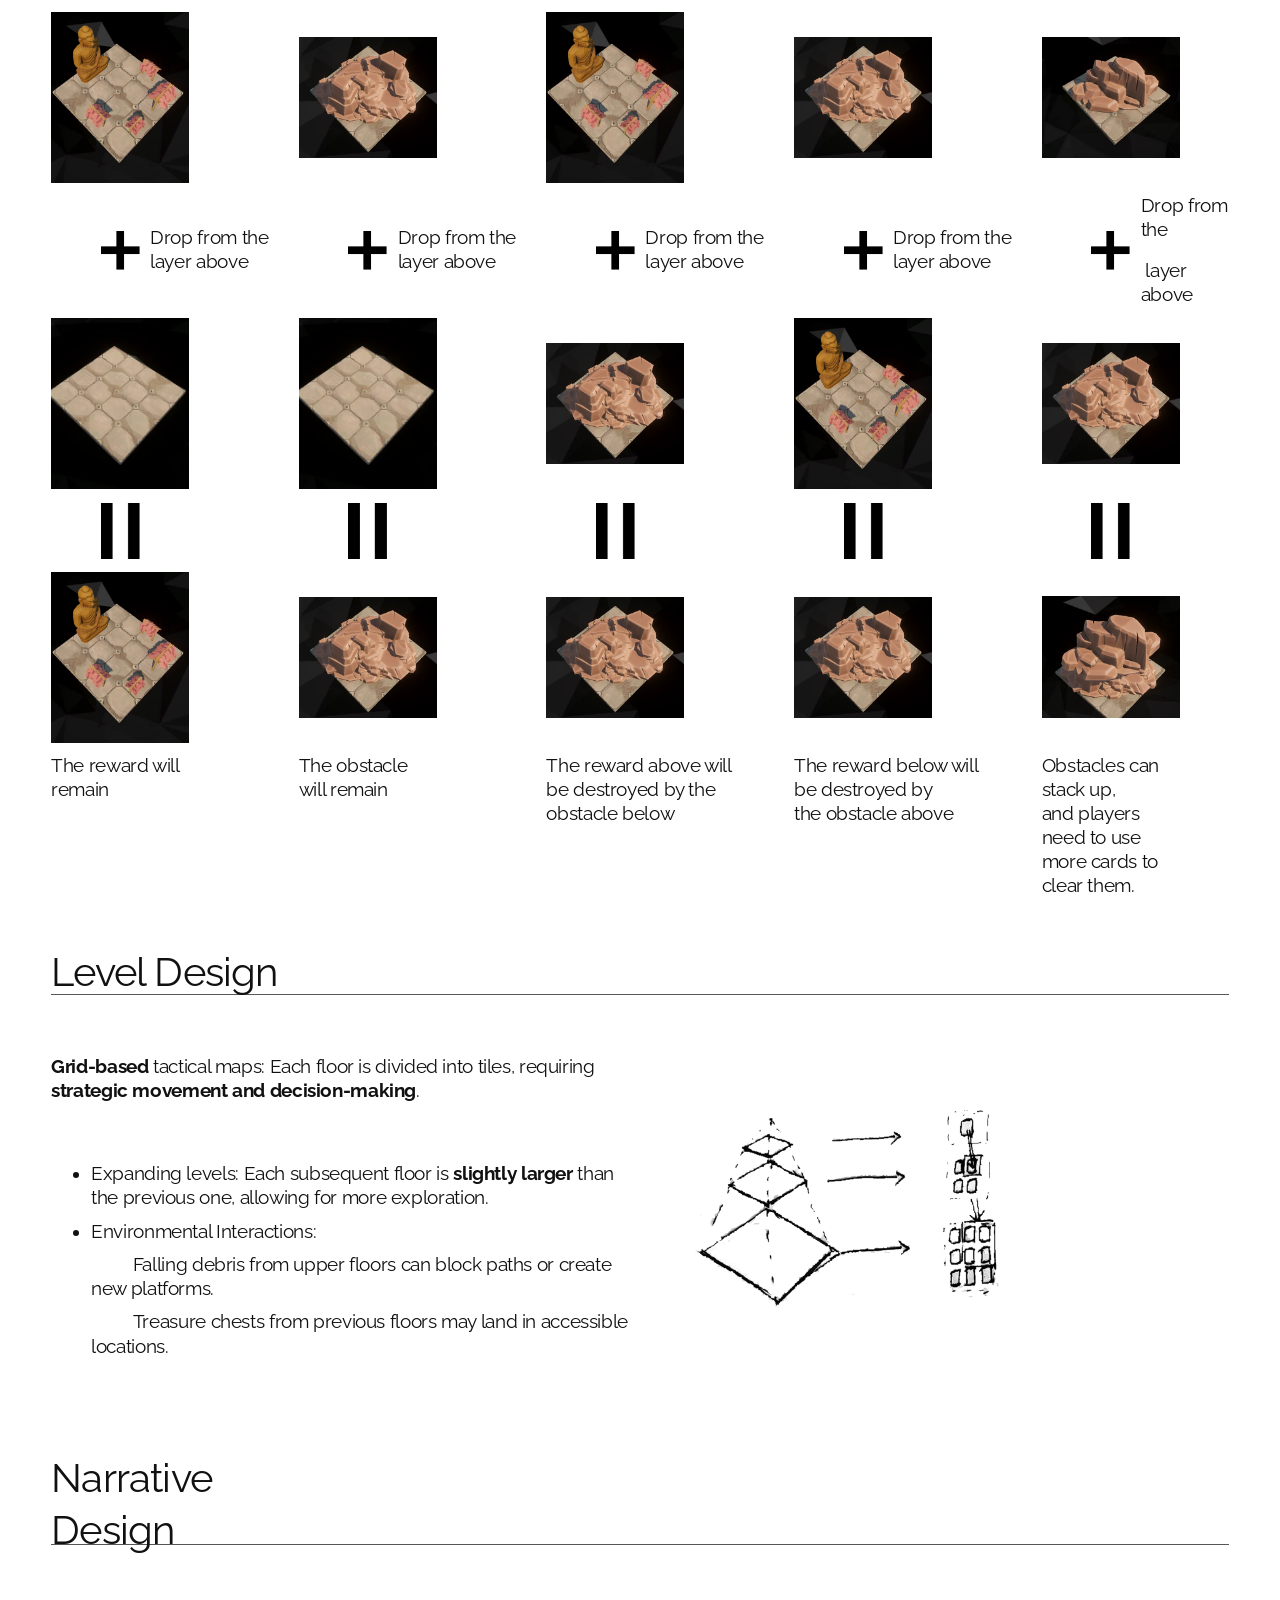
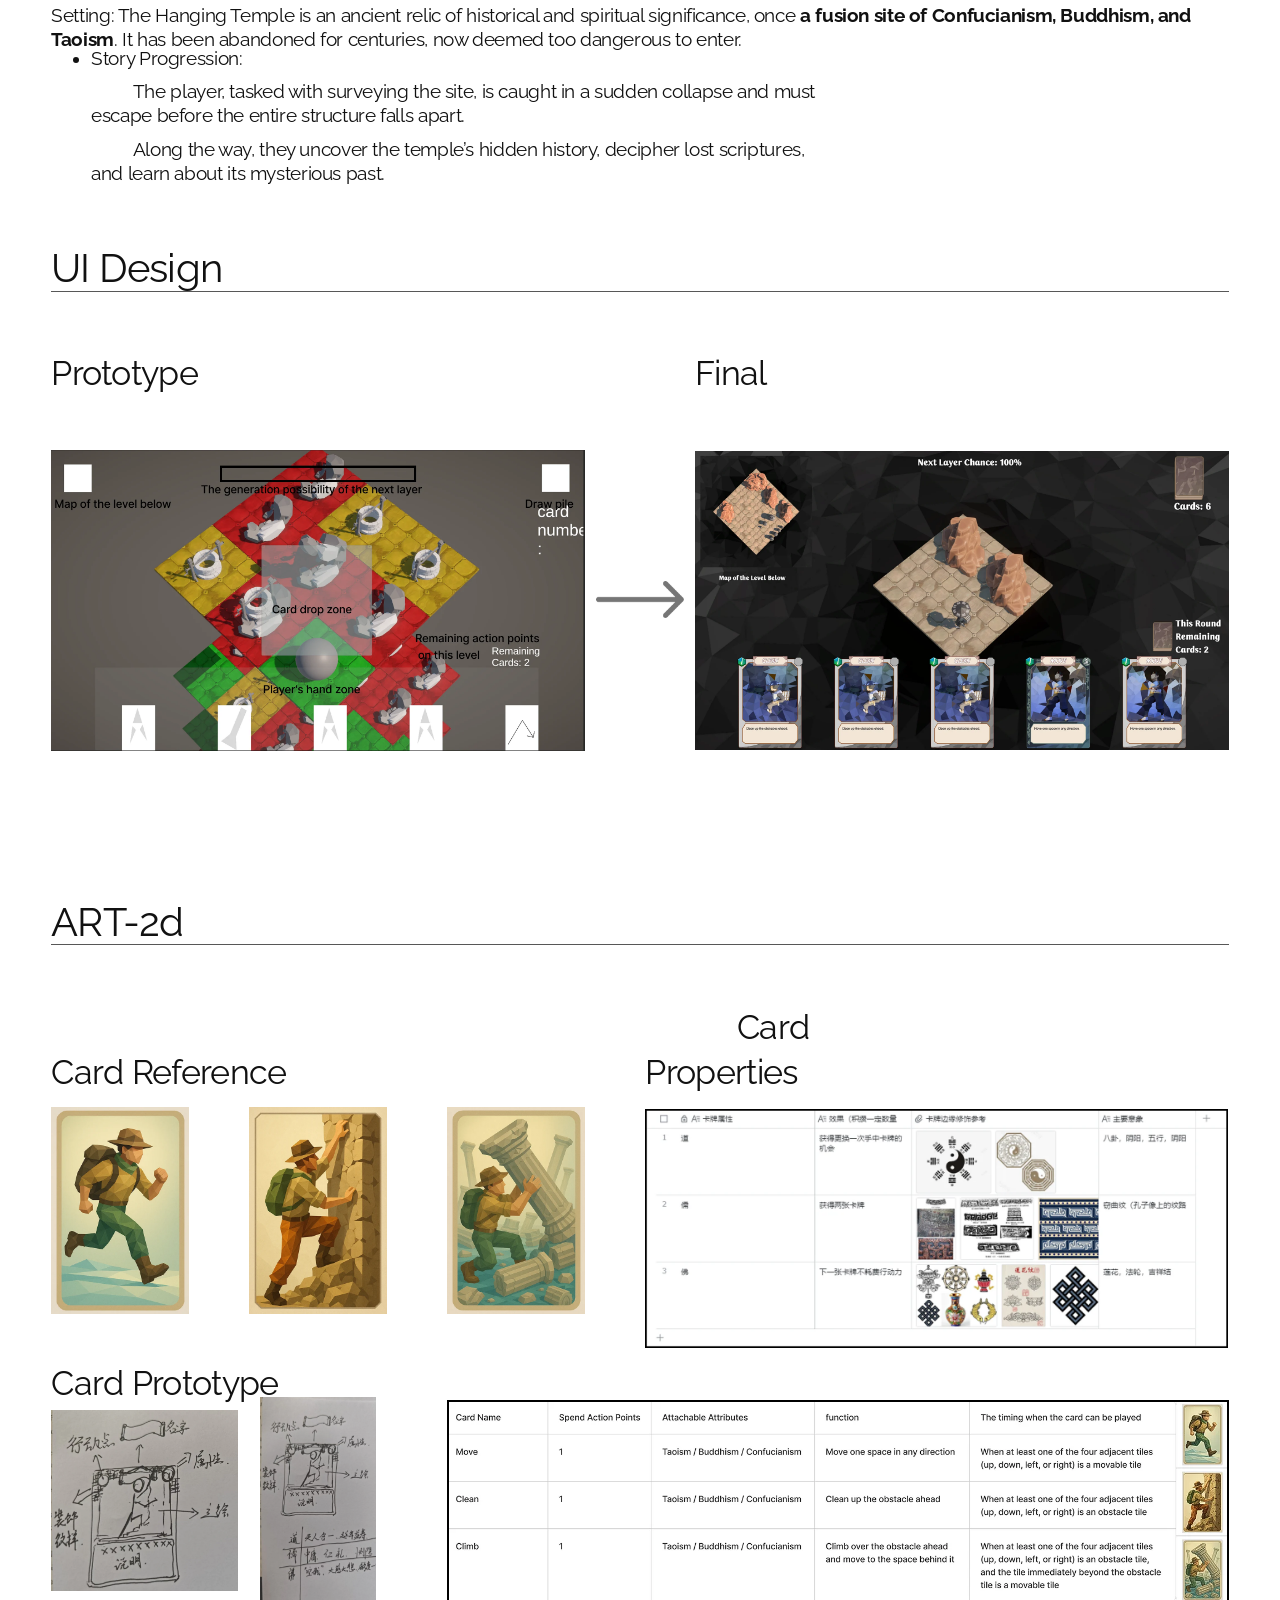
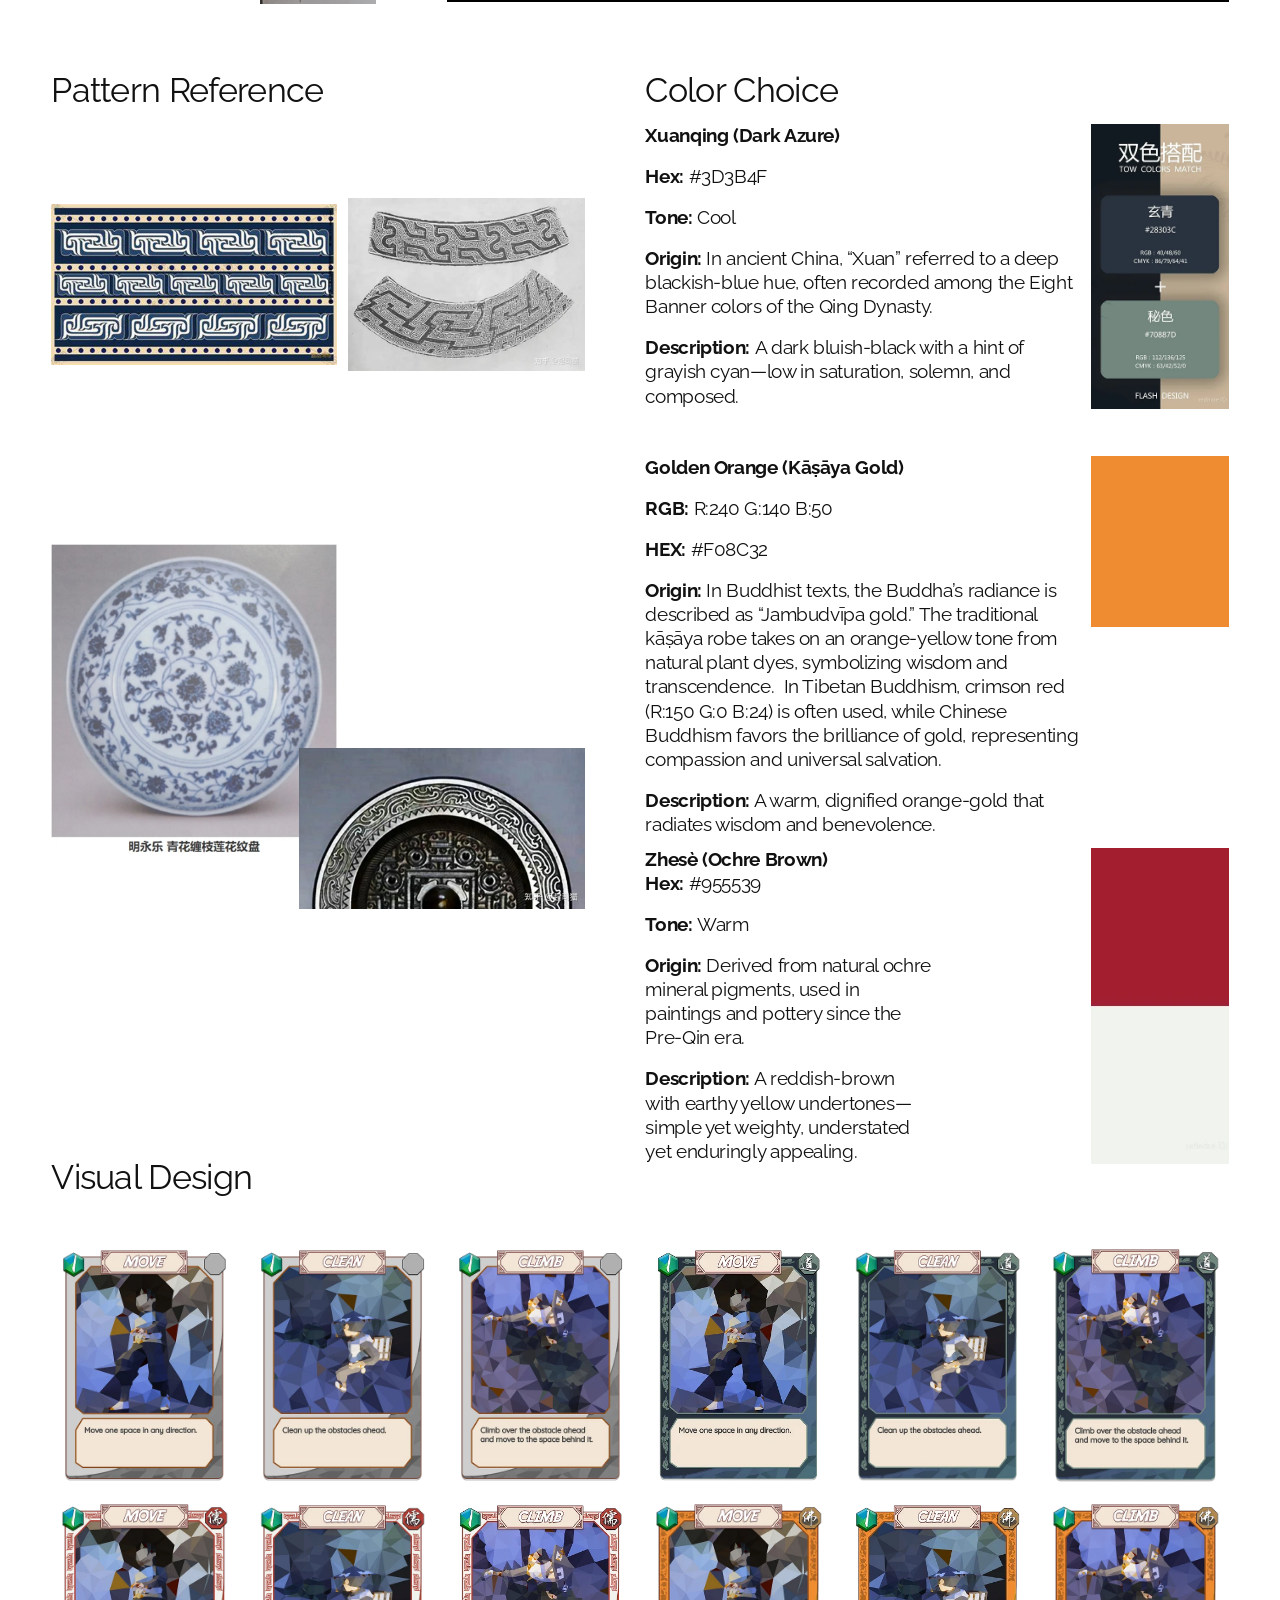
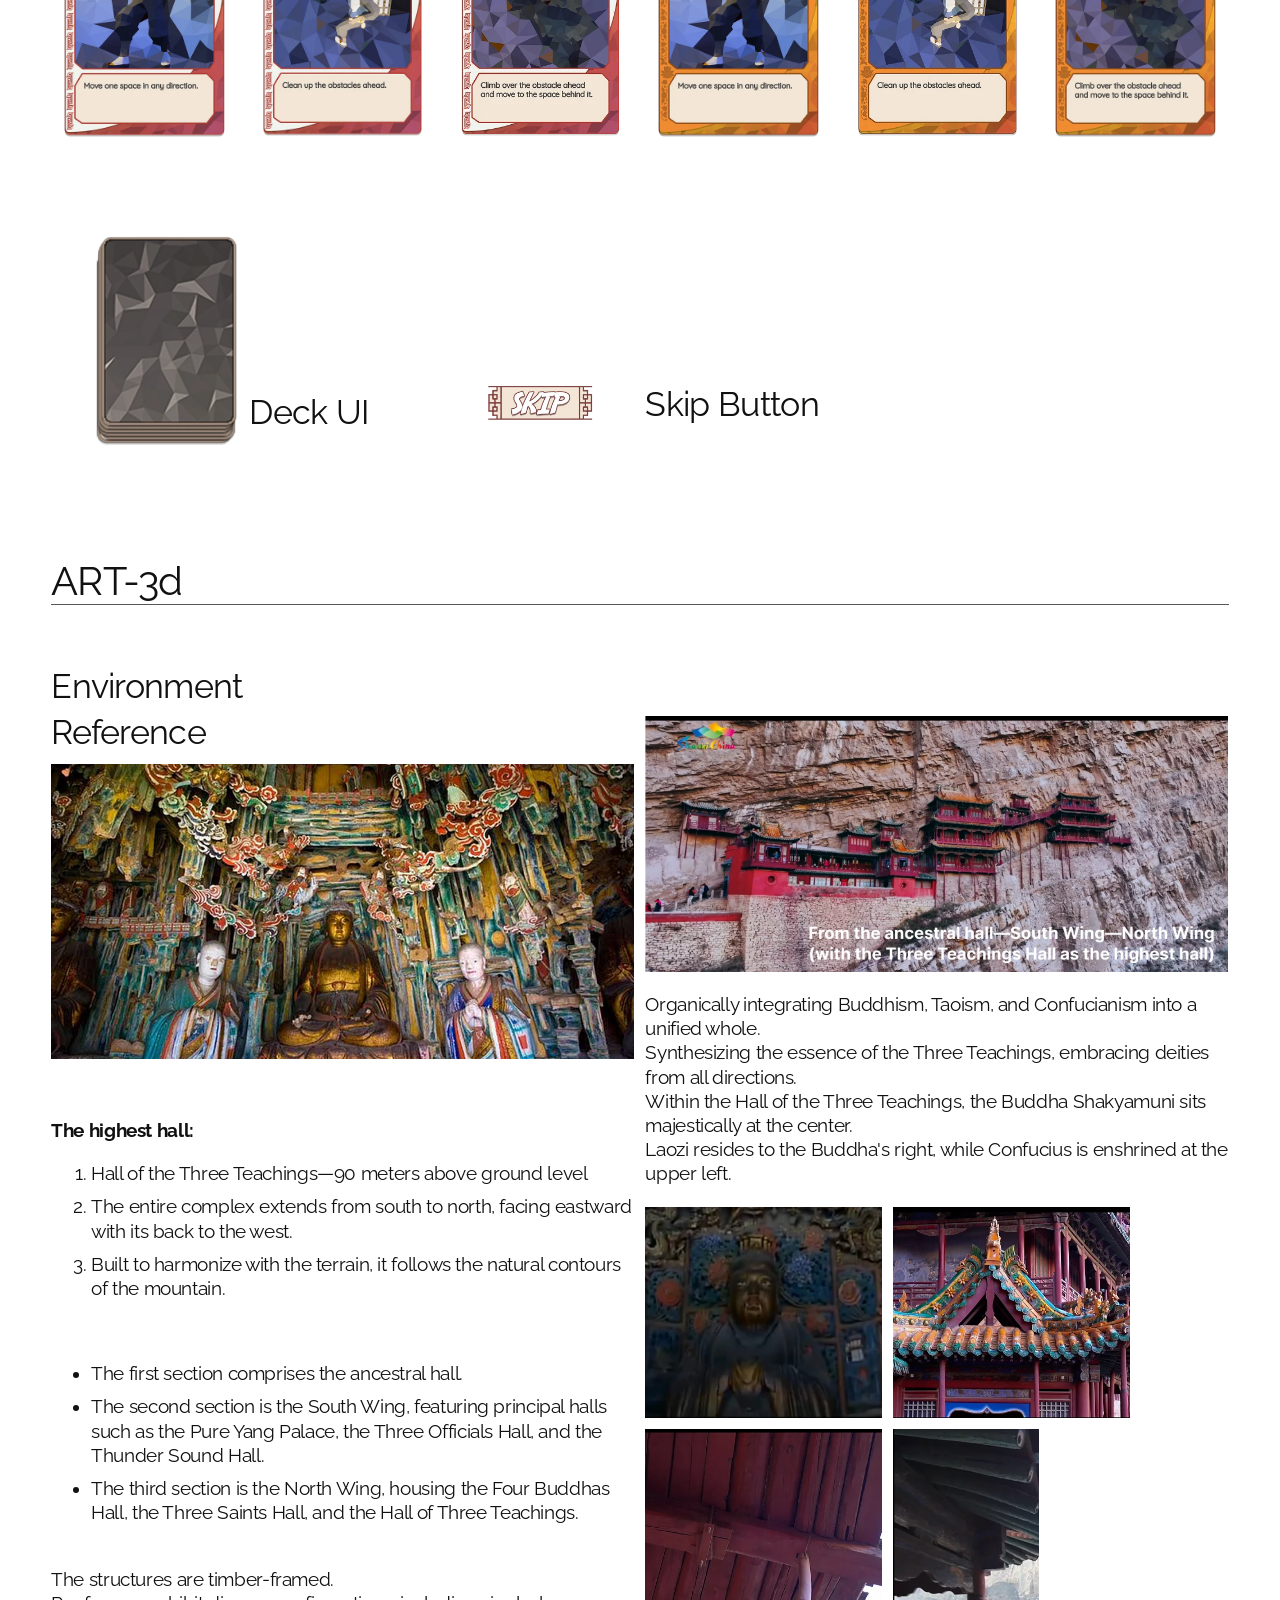
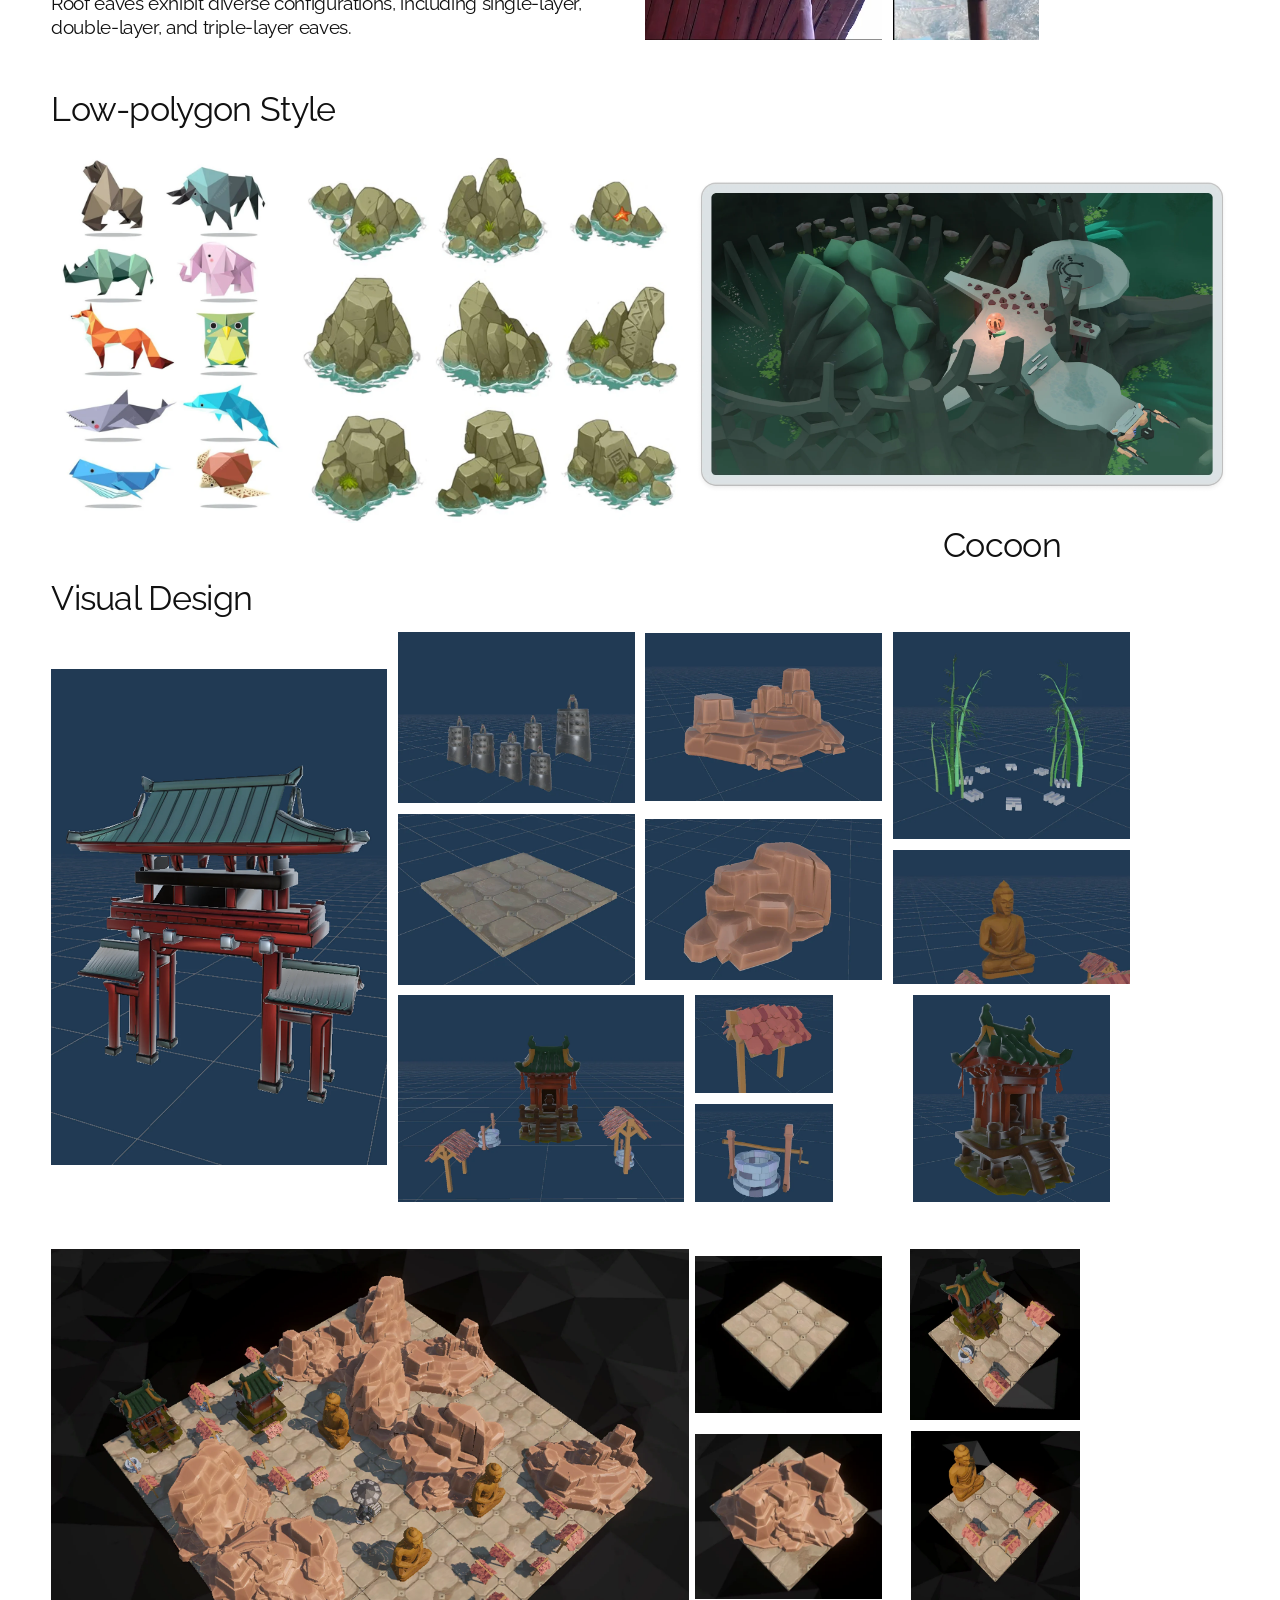
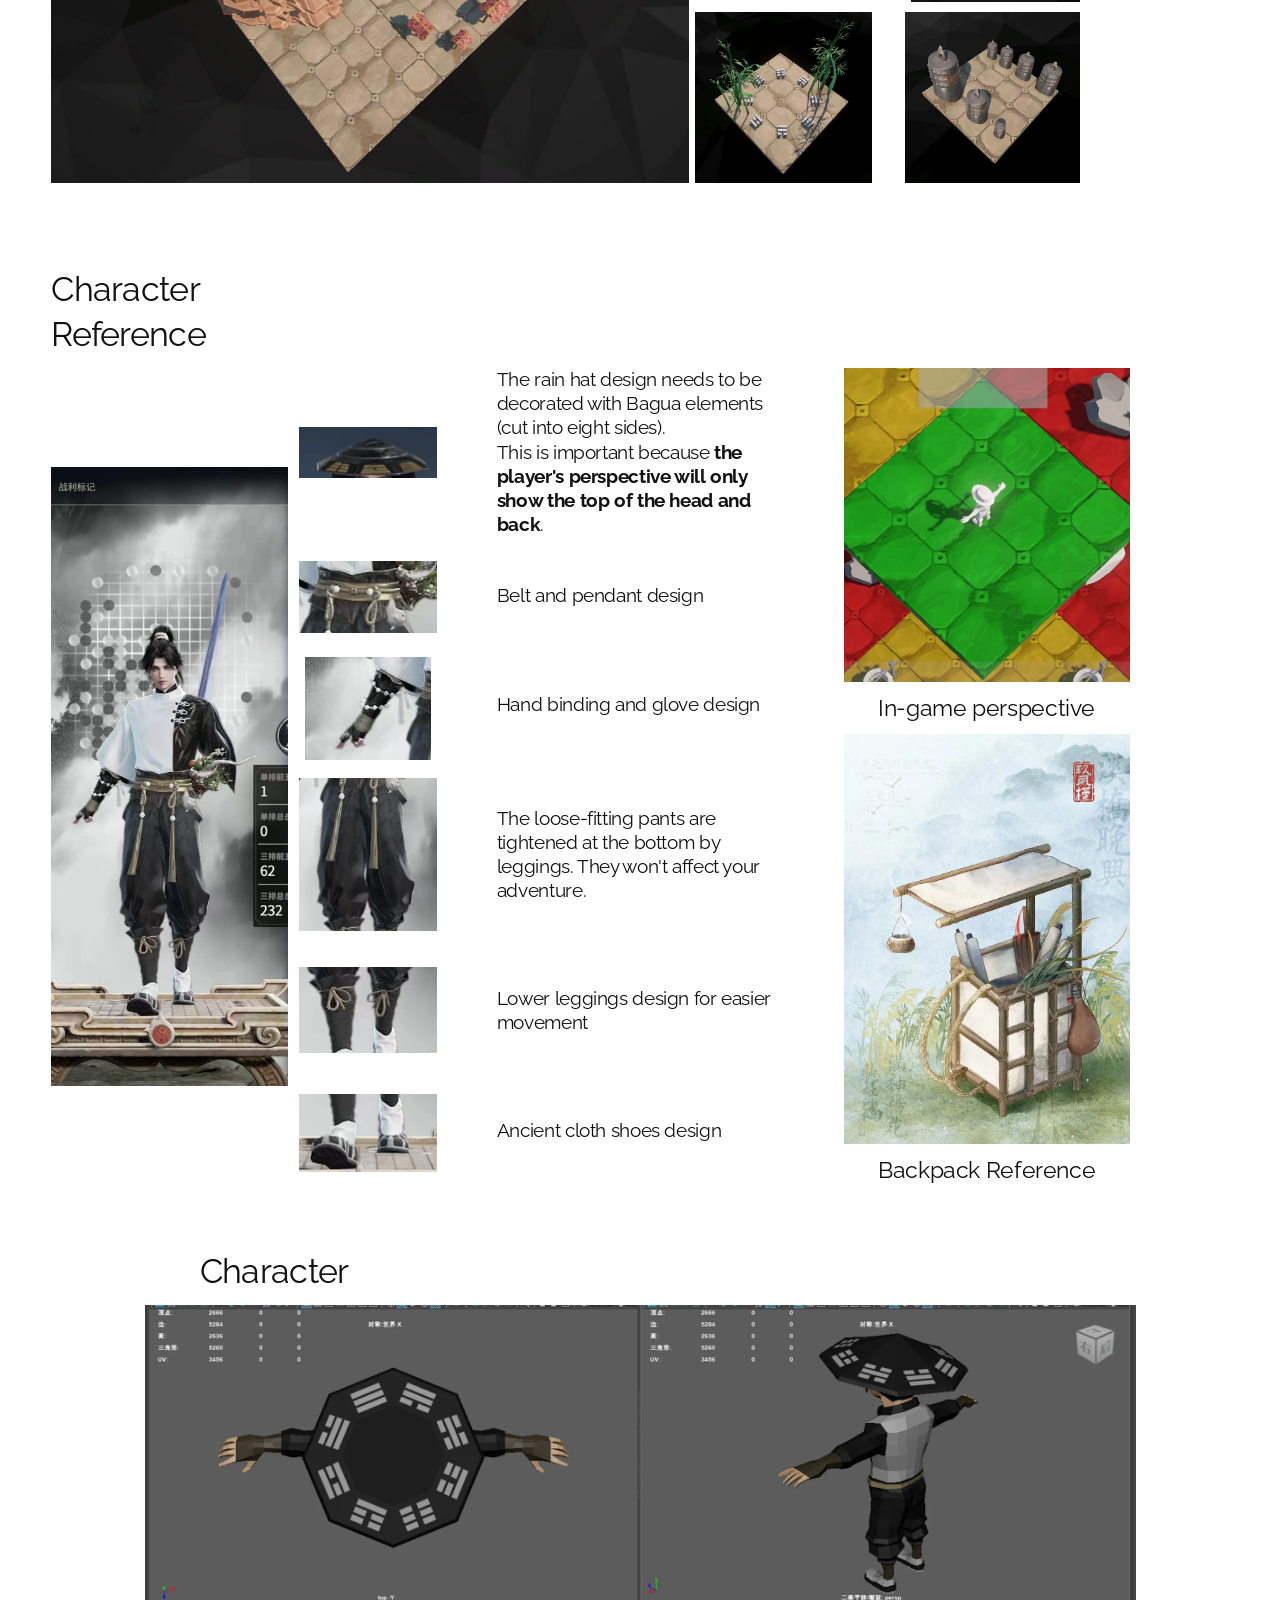
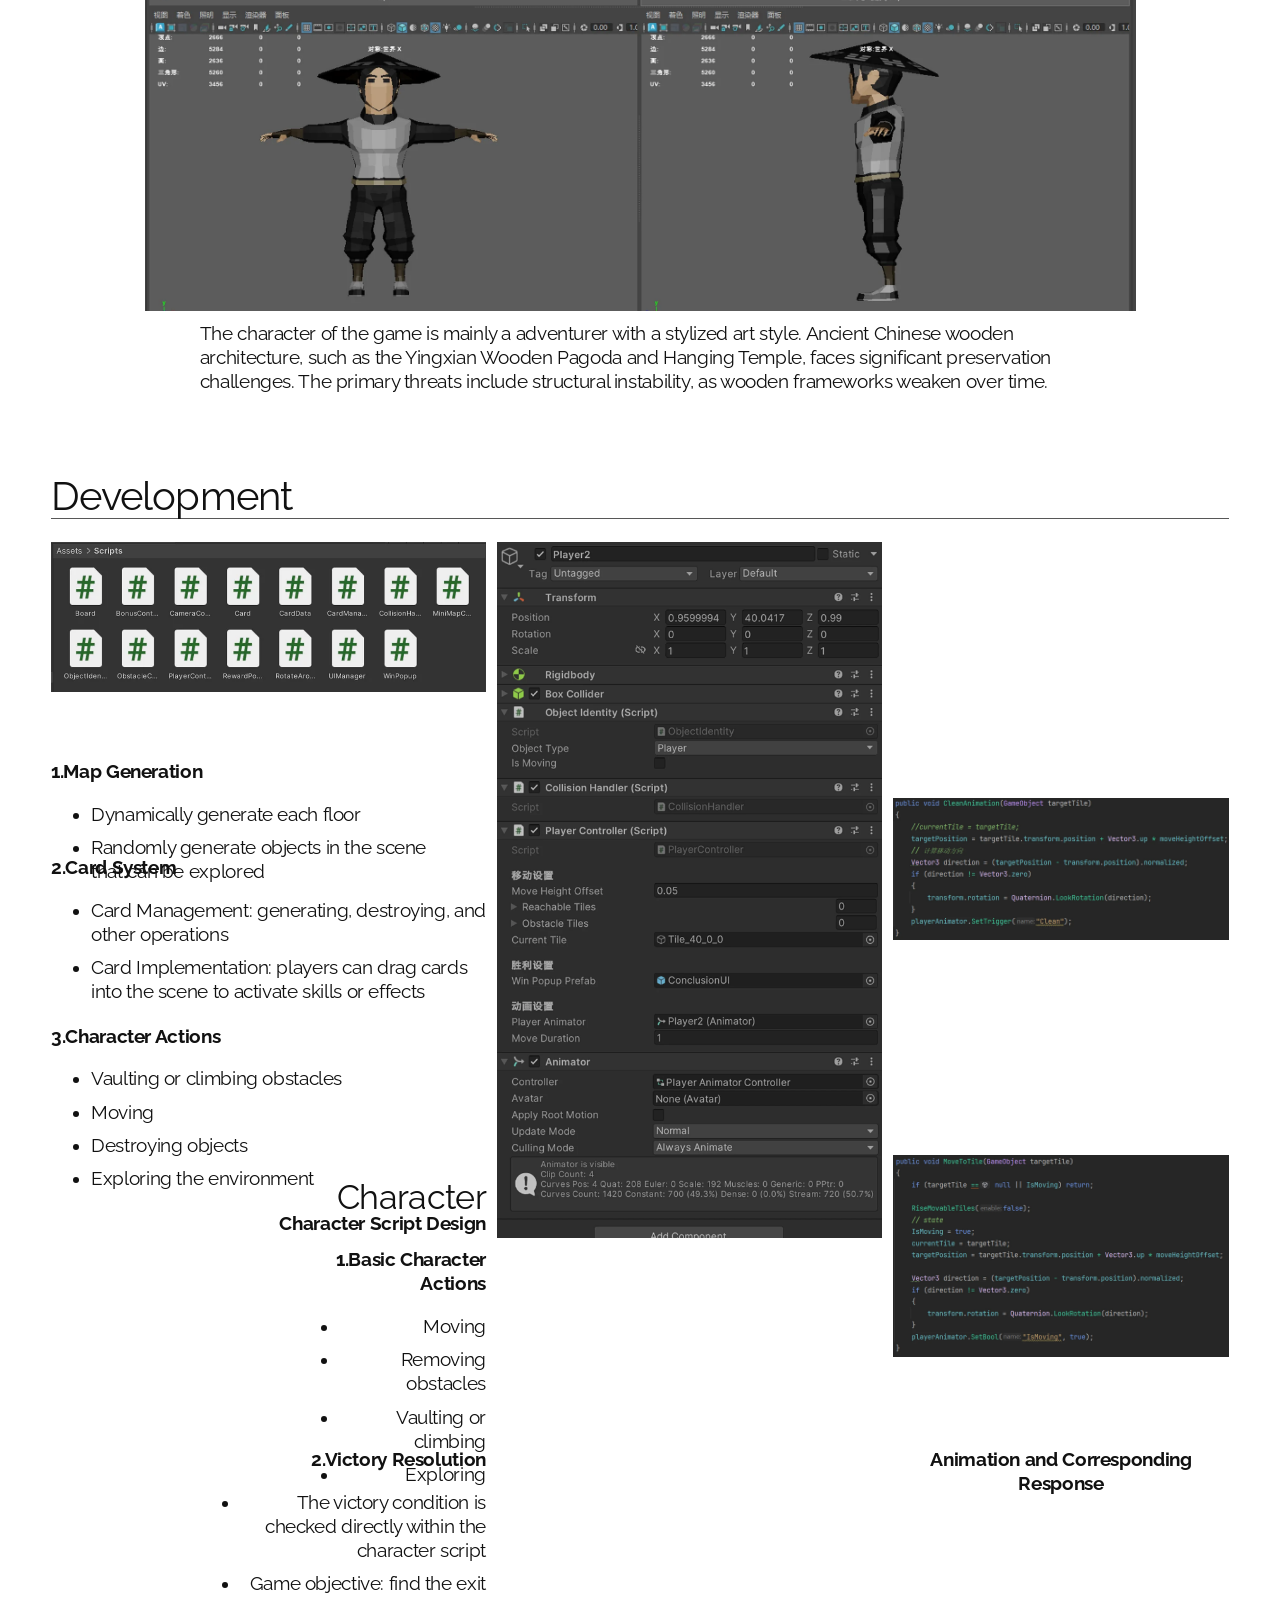
<file: theedgeofabyss/index.html>
<!doctype html>
<html lang="en">
<head>
  <meta charset="utf-8">
  <meta name="viewport" content="width=device-width, initial-scale=1">
  <meta name="description" content="DingQian Zhang's game design portfolio and projects.">
  <title>The Edge of Abyss — DingQian Zhang</title>
  <link rel="preconnect" href="https://fonts.googleapis.com">
  <link rel="preconnect" href="https://fonts.gstatic.com" crossorigin>
  <link href="https://fonts.googleapis.com/css2?family=Raleway:wght@300;400;500;600;700&display=swap" rel="stylesheet">
  <link rel="stylesheet" href="/styles/site.css">
  <link rel="stylesheet" href="/styles/pages/theedgeofabyss.css">
  <script src="/scripts/site.js" defer></script>
</head>
<body class="page-theedgeofabyss">
  <a class="skip-link" href="#main">Skip to Content</a>
  <header class="site-header">
    <a class="site-title" href="/">DingQian Zhang — Game Design Portfolio</a>
    <nav class="desktop-nav" aria-label="Main navigation"><a href="/aboutme/">AboutMe!</a></nav>
    <button class="menu-toggle" type="button" aria-label="Open Menu" aria-controls="mobile-menu" aria-expanded="false"><span></span><span></span></button>
    <nav class="mobile-nav" id="mobile-menu" aria-label="Mobile navigation" hidden><a href="/aboutme/">AboutMe!</a></nav>
  </header>
  <main id="main"><h1 class="visually-hidden">The Edge of Abyss</h1><section class="portfolio-section light" style="background-image:url('/media/theedgeofabyss/001.webp')"><div class="fluid-engine fe-69366f6247c6643fbb9428c2"><div class="fe-block fe-block-yui_3_17_2_1_1765175088580_2938"><div class="sqs-block image-block fit-contain image-align-center" style="--image-ratio:1.7811900191938579;--image-position:50% 50%;"><div class="image-frame"><img src="/media/theedgeofabyss/002.webp" width="2200" height="1235" alt="" loading="eager" decoding="async"></div></div></div>
<div class="fe-block fe-block-yui_3_17_2_1_1765267777808_1797"><div class="sqs-block"><div class="sqs-html-content"><p class="" style="white-space:pre-wrap;">Drop from the layer above</p></div></div></div>
<div class="fe-block fe-block-d41c998c372eb19a663e"><div class="sqs-block image-block fit-cover image-align-left" style="--image-ratio:0.9927536231884058;--image-position:50% 50%;"><div class="image-frame"><img src="/media/theedgeofabyss/003.webp" width="548" height="552" alt="" loading="eager" decoding="async"></div></div></div>
<div class="fe-block fe-block-f83822454b9688cb8149"><div class="sqs-block"><div class="sqs-html-content"><p class="" style="white-space:pre-wrap;">The reward will remain</p></div></div></div>
<div class="fe-block fe-block-yui_3_17_2_1_1765175088580_2456"><div class="sqs-block image-block fit-contain image-align-center" style="--image-ratio:1.7776560788608982;--image-position:50% 50%;"><div class="image-frame"><img src="/media/theedgeofabyss/004.webp" width="2200" height="1238" alt="" loading="eager" decoding="async"></div></div></div>
<div class="fe-block fe-block-yui_3_17_2_1_1765175088580_3466"><div class="sqs-block"><div class="sqs-html-content"><h3 style="white-space:pre-wrap;">Individual Work</h3></div></div></div>
<div class="fe-block fe-block-113a6fcc179c69eb62f4"><div class="sqs-block"><div class="sqs-html-content"><h3 style="white-space:pre-wrap;">Time: 2025.2 - 2025.4</h3></div></div></div>
<div class="fe-block fe-block-73f65606bca6e24b7dff"><div class="sqs-block"><div class="sqs-html-content"><h3 style="white-space:pre-wrap;">Type: Video Game</h3></div></div></div>
<div class="fe-block fe-block-d0488a913619ffdc5bf1"><div class="sqs-block"><div class="sqs-html-content"><h3 style="white-space:pre-wrap;">Software: Maya,Photoshop,Unity</h3></div></div></div>
<div class="fe-block fe-block-86fb73c3ebfb11361fe4"><div class="sqs-block"><div class="sqs-html-content"><h3 style="white-space:pre-wrap;">Summary</h3></div></div></div>
<div class="fe-block fe-block-479b6af8825c9b0fa7e7"><div class="sqs-block"><div class="sqs-html-content"><p class="" style="white-space:pre-wrap;">The Edge of Abyss is a roguelike strategy game that combines grid-based tactical movement with card-based actions. Players take on the role of a cultural relic preservation expert who, while investigating an ancient, decaying hanging temple, finds themselves trapped at the top due to sudden structural collapse. They must use their action cards to escape before the entire temple crumbles.</p></div></div></div>
<div class="fe-block fe-block-316f9939a195d8acf4e2"><div class="sqs-block"><div class="sqs-html-content"><h2 style="white-space:pre-wrap;">VIDEO</h2></div></div></div>
<div class="fe-block fe-block-yui_3_17_2_1_1765175088580_9251"><div class="sqs-block"><hr aria-hidden="true"></div></div>
<div class="fe-block fe-block-1c3ffccde02116481991"><div class="sqs-block image-block fit-contain image-align-center" style="--image-ratio:0.7202797202797203;--image-position:50% 50%;"><div class="image-frame"><img src="/media/theedgeofabyss/005.webp" width="412" height="572" alt="" loading="eager" decoding="async"></div></div></div>
<div class="fe-block fe-block-yui_3_17_2_1_1765175088580_20943"><div class="sqs-block video-block"><iframe src="https://www.youtube-nocookie.com/embed/69mHDICAFfw" title="The Edge of Abyss — Project video" loading="eager" referrerpolicy="strict-origin-when-cross-origin" allow="accelerometer; autoplay; clipboard-write; encrypted-media; gyroscope; picture-in-picture; web-share" allowfullscreen></iframe></div></div>
<div class="fe-block fe-block-f2f928361adf8c23155d"><div class="sqs-block"><div class="sqs-html-content"><h2 style="white-space:pre-wrap;">Inspiration</h2></div></div></div>
<div class="fe-block fe-block-52335df7f69ac6eb3cd2"><div class="sqs-block"><hr aria-hidden="true"></div></div>
<div class="fe-block fe-block-yui_3_17_2_1_1765261956642_1595"><div class="sqs-block"><div class="sqs-html-content"><p class="" style="white-space:pre-wrap;">I discovered <strong>The Cards You're Dealt</strong> on Itch.io and was immediately drawn to its unique combination of card-based mechanics and grid-based levels. I found its design to be an excellent foundation for exploration. Inspired by this concept, I saw an opportunity to merge it with my passion for Chinese ancient architecture preservation—a theme I’ve always loved. By blending these ideas, I believe I can create a truly compelling and innovative game experience.</p></div></div></div>
<div class="fe-block fe-block-yui_3_17_2_1_1765261956642_2076"><div class="sqs-block image-block fit-cover image-align-center" style="--image-ratio:1.0603015075376885;--image-position:50% 50%;"><div class="image-frame"><img src="/media/theedgeofabyss/006.webp" width="844" height="796" alt="" loading="eager" decoding="async"></div></div></div>
<div class="fe-block fe-block-8f1ff69e4bcb2d64e078"><div class="sqs-block image-block fit-contain image-align-center" style="--image-ratio:0.9952830188679245;--image-position:50% 50%;"><div class="image-frame"><img src="/media/theedgeofabyss/007.webp" width="844" height="848" alt="" loading="eager" decoding="async"></div></div></div>
<div class="fe-block fe-block-29d1e73747bb562ce033"><div class="sqs-block"><div class="sqs-html-content"><h2 style="white-space:pre-wrap;">Core Mechanics</h2></div></div></div>
<div class="fe-block fe-block-yui_3_17_2_1_1765261956642_8080"><div class="sqs-block"><div class="sqs-html-content"><p class="sqsrte-large" style="white-space:pre-wrap;">When the player arrive at these tiles, he will get a bonus</p></div></div></div>
<div class="fe-block fe-block-8a2fa43c72ecac734178"><div class="sqs-block image-block fit-cover image-align-left" style="--image-ratio:0.9927536231884058;--image-position:50% 50%;"><div class="image-frame"><img src="/media/theedgeofabyss/003.webp" width="548" height="552" alt="" loading="eager" decoding="async"></div></div></div>
<div class="fe-block fe-block-yui_3_17_2_1_1765261956642_9000"><div class="sqs-block image-block fit-contain image-align-center" style="--image-ratio:1.0;--image-position:50% 50%;"><div class="image-frame"><img src="/media/theedgeofabyss/008.webp" width="97" height="97" alt="" loading="lazy" decoding="async"></div></div></div>
<div class="fe-block fe-block-f0892deeb920264bdab4"><div class="sqs-block image-block fit-contain image-align-left" style="--image-ratio:1.1354166666666667;--image-position:50% 50%;"><div class="image-frame"><img src="/media/theedgeofabyss/009.webp" width="436" height="384" alt="" loading="lazy" decoding="async"></div></div></div>
<div class="fe-block fe-block-7ce91e809e9715d87fab"><div class="sqs-block image-block fit-contain image-align-left" style="--image-ratio:1.9761904761904763;--image-position:50% 50%;"><div class="image-frame"><img src="/media/theedgeofabyss/010.webp" width="2032" height="1028" alt="" loading="lazy" decoding="async"></div></div></div>
<div class="fe-block fe-block-4675b9541e0630adff82"><div class="sqs-block"><hr aria-hidden="true"></div></div>
<div class="fe-block fe-block-389c22dcb6df86901cd6"><div class="sqs-block"><div class="sqs-html-content"><h3 style="white-space:pre-wrap;">Action System</h3></div></div></div>
<div class="fe-block fe-block-yui_3_17_2_1_1765261956642_4471"><div class="sqs-block"><div class="sqs-html-content"><p class="" style="white-space:pre-wrap;"> </p><ul><li><p class="" style="white-space:pre-wrap;">Turn-based gameplay: Players use action cards each turn to move, climb, clear obstacles, and search for resources on the grid-based map.</p></li><li><p class="" style="white-space:pre-wrap;">Falling mechanic: When the player's action cards run out, the current floor collapses, and the player falls to the next level, facing new challenges. All the objects on the current floor will fall down to the next level as well. And these objects will interact with the objects next floor and change the structure of the next level.</p></li><li><p class="" style="white-space:pre-wrap;">Mini Map: The mini map on the top left of the screen will display the origin level layout of the next level, players will make decisions basing on that and take the falling interactions into consideration.</p></li></ul></div></div></div>
<div class="fe-block fe-block-yui_3_17_2_1_1765261956642_4942"><div class="sqs-block image-block fit-contain image-align-center" style="--image-ratio:0.7202797202797203;--image-position:50% 50%;"><div class="image-frame"><img src="/media/theedgeofabyss/005.webp" width="412" height="572" alt="" loading="lazy" decoding="async"></div></div></div>
<div class="fe-block fe-block-b4e78d137fb16c5ffb2d"><div class="sqs-block image-block fit-contain image-align-center" style="--image-ratio:0.71875;--image-position:50% 50%;"><div class="image-frame"><img src="/media/theedgeofabyss/011.webp" width="414" height="576" alt="" loading="lazy" decoding="async"></div></div></div>
<div class="fe-block fe-block-7680036efe52ee345039"><div class="sqs-block"><div class="sqs-html-content"><h2 style="white-space:pre-wrap;">ART-2d</h2></div></div></div>
<div class="fe-block fe-block-49505fe0e7e51243bd87"><div class="sqs-block image-block fit-contain image-align-center" style="--image-ratio:0.71875;--image-position:50% 50%;"><div class="image-frame"><img src="/media/theedgeofabyss/012.webp" width="414" height="576" alt="" loading="lazy" decoding="async"></div></div></div>
<div class="fe-block fe-block-yui_3_17_2_1_1765261956642_5484"><div class="sqs-block"><div class="sqs-html-content"><p class="" style="white-space:pre-wrap;"><strong>   Common Reward</strong>: Choose 1 of 3 cards to add to your deck</p></div></div></div>
<div class="fe-block fe-block-06db3acb931de0314939"><div class="sqs-block"><div class="sqs-html-content"><h3 style="white-space:pre-wrap;">Card System</h3></div></div></div>
<div class="fe-block fe-block-3606016cd01a1793aeee"><div class="sqs-block image-block fit-cover image-align-left" style="--image-ratio:1.1956521739130435;--image-position:50% 50%;"><div class="image-frame"><img src="/media/theedgeofabyss/013.webp" width="440" height="368" alt="" loading="lazy" decoding="async"></div></div></div>
<div class="fe-block fe-block-yui_3_17_2_1_1765261956642_2687"><div class="sqs-block"><div class="sqs-html-content"><p class="" style="white-space:pre-wrap;">Ancient Chinese wooden architecture, such as the Yingxian Wooden Pagoda and Hanging Temple, faces significant <strong>preservation challenges</strong>. The primary threats include structural instability, as wooden frameworks weaken over time due to weathering, earthquakes, and wind forces. Additionally, wood decay and insect damage, especially from termites, pose a constant risk. For the Hanging Temple, the erosion of the cliff face supporting the structure further endangers its stability. Increased tourist foot traffic also adds stress to these fragile buildings.</p></div></div></div>
<div class="fe-block fe-block-b7c91efc890ee32fb084"><div class="sqs-block image-block fit-contain image-align-left" style="--image-ratio:3.1809523809523808;--image-position:50% 50%;"><div class="image-frame"><img src="/media/theedgeofabyss/014.webp" width="1336" height="420" alt="" loading="lazy" decoding="async"></div></div></div>
<div class="fe-block fe-block-f7bce41038d78cece9d5"><div class="sqs-block image-block fit-contain image-align-left" style="--image-ratio:1.797872340425532;--image-position:50% 50%;"><div class="image-frame"><img src="/media/theedgeofabyss/015.webp" width="676" height="376" alt="" loading="lazy" decoding="async"></div></div></div>
<div class="fe-block fe-block-yui_3_17_2_1_1765261956642_5954"><div class="sqs-block"><div class="sqs-html-content"><p class="" style="white-space:pre-wrap;">Card Types:</p><ul><li><p class="" style="white-space:pre-wrap;">Move: Walk, sprint, jump, etc.</p><ol><li><p class="" style="white-space:pre-wrap;">Climb: Traverse gaps, broken railings, and ledges.</p></li><li><p class="" style="white-space:pre-wrap;">Clear Obstacles: Remove fallen beams, collapsed pillars, or debris.</p></li><li><p class="" style="white-space:pre-wrap;">Search: Investigate relics, potentially gaining buffs or new cards.</p></li></ol></li><li><p class="" style="white-space:pre-wrap;">Three Attributes (Confucianism（儒）, Buddhism（佛）, Taoism（道）): Each card <strong>carries a cultural attribute</strong>, influencing card upgrades and interactions.</p></li><li><p class="" style="white-space:pre-wrap;">Card Fusion: Two identical cards can be merged into a more powerful version when descending to the next floor, improving efficiency and effectiveness.</p></li></ul></div></div></div>
<div class="fe-block fe-block-3126a773dc9ab65db3f5"><div class="sqs-block image-block fit-contain image-align-center" style="--image-ratio:0.71875;--image-position:50% 50%;"><div class="image-frame"><img src="/media/theedgeofabyss/012.webp" width="414" height="576" alt="" loading="lazy" decoding="async"></div></div></div>
<div class="fe-block fe-block-1d84e0c35c7502ca0a32"><div class="sqs-block image-block fit-contain image-align-center" style="--image-ratio:0.6923076923076923;--image-position:50% 50%;"><div class="image-frame"><img src="/media/theedgeofabyss/016.webp" width="63" height="91" alt="" loading="lazy" decoding="async"></div></div></div>
<div class="fe-block fe-block-yui_3_17_2_1_1765261956642_7099"><div class="sqs-block"><div class="sqs-html-content"><p class="" style="white-space:pre-wrap;">Daoism Reward</p></div></div></div>
<div class="fe-block fe-block-yui_3_17_2_1_1765261956642_6450"><div class="sqs-block image-block fit-contain image-align-center" style="--image-ratio:2.389830508474576;--image-position:50% 50%;"><div class="image-frame"><img src="/media/theedgeofabyss/017.webp" width="282" height="118" alt="" loading="lazy" decoding="async"></div></div></div>
<div class="fe-block fe-block-yui_3_17_2_1_1765273010077_3491"><div class="sqs-block image-block fit-contain image-align-center" style="--image-ratio:0.7202797202797203;--image-position:50% 50%;"><div class="image-frame"><img src="/media/theedgeofabyss/005.webp" width="412" height="572" alt="" loading="lazy" decoding="async"></div></div></div>
<div class="fe-block fe-block-2e46c0809c6cd996569a"><div class="sqs-block image-block fit-contain image-align-center" style="--image-ratio:0.7142857142857143;--image-position:50% 50%;"><div class="image-frame"><img src="/media/theedgeofabyss/018.webp" width="300" height="420" alt="" loading="lazy" decoding="async"></div></div></div>
<div class="fe-block fe-block-01f0fe9cd467b89f9d23"><div class="sqs-block image-block fit-contain image-align-center" style="--image-ratio:0.7142857142857143;--image-position:50% 50%;"><div class="image-frame"><img src="/media/theedgeofabyss/019.webp" width="300" height="420" alt="" loading="lazy" decoding="async"></div></div></div>
<div class="fe-block fe-block-f89314add99ec8a194da"><div class="sqs-block"><div class="sqs-html-content"><p style="text-align:center;white-space:pre-wrap;" class=""> Confucianism                               Reward          </p></div></div></div>
<div class="fe-block fe-block-4c400b5900ef53725ffd"><div class="sqs-block image-block fit-contain image-align-center" style="--image-ratio:2.389830508474576;--image-position:50% 50%;"><div class="image-frame"><img src="/media/theedgeofabyss/017.webp" width="282" height="118" alt="" loading="lazy" decoding="async"></div></div></div>
<div class="fe-block fe-block-yui_3_17_2_1_1765261956642_7582"><div class="sqs-block image-block fit-cover image-align-left" style="--image-ratio:1.0;--image-position:50% 50%;"><div class="image-frame"><img src="/media/theedgeofabyss/020.webp" width="552" height="552" alt="" loading="lazy" decoding="async"></div></div></div>
<div class="fe-block fe-block-789ed5eabb4d34e35436"><div class="sqs-block image-block fit-cover image-align-left" style="--image-ratio:1.036231884057971;--image-position:50% 50%;"><div class="image-frame"><img src="/media/theedgeofabyss/021.webp" width="572" height="552" alt="" loading="lazy" decoding="async"></div></div></div>
<div class="fe-block fe-block-9a4c5ee27fcead1acd5f"><div class="sqs-block"><div class="sqs-html-content"><p class="" style="white-space:pre-wrap;">The obstacle will remain</p></div></div></div>
<div class="fe-block fe-block-yui_3_17_2_1_1765267777808_2343"><div class="sqs-block"><div class="sqs-html-content"><h2 style="white-space:pre-wrap;">Level Design</h2></div></div></div>
<div class="fe-block fe-block-472aa1343d2d16f70477"><div class="sqs-block"><div class="sqs-html-content"><h2 style="white-space:pre-wrap;">UI Design</h2></div></div></div>
<div class="fe-block fe-block-yui_3_17_2_1_1765270709632_2367"><div class="sqs-block"><div class="sqs-html-content"><h3 style="white-space:pre-wrap;">Card Reference</h3></div></div></div>
<div class="fe-block fe-block-2b9f9f9b0a93cadcb715"><div class="sqs-block"><div class="sqs-html-content"><h3 style="white-space:pre-wrap;">Card Prototype</h3></div></div></div>
<div class="fe-block fe-block-yui_3_17_2_1_1765270709632_3807"><div class="sqs-block image-block fit-contain image-align-center" style="--image-ratio:1.0294117647058822;--image-position:50% 50%;"><div class="image-frame"><img src="/media/theedgeofabyss/022.webp" width="700" height="680" alt="" loading="lazy" decoding="async"></div></div></div>
<div class="fe-block fe-block-6ea144889aba549b7128"><div class="sqs-block image-block fit-contain image-align-center" style="--image-ratio:0.7248322147651006;--image-position:50% 50%;"><div class="image-frame"><img src="/media/theedgeofabyss/023.webp" width="432" height="596" alt="" loading="lazy" decoding="async"></div></div></div>
<div class="fe-block fe-block-9b966bf594eddd90fe2e"><div class="sqs-block image-block fit-contain image-align-center" style="--image-ratio:1.0;--image-position:50% 50%;"><div class="image-frame"><img src="/media/theedgeofabyss/008.webp" width="97" height="97" alt="" loading="lazy" decoding="async"></div></div></div>
<div class="fe-block fe-block-2387bc749cd99efa681a"><div class="sqs-block image-block fit-cover image-align-left" style="--image-ratio:1.1956521739130435;--image-position:50% 50%;"><div class="image-frame"><img src="/media/theedgeofabyss/013.webp" width="440" height="368" alt="" loading="lazy" decoding="async"></div></div></div>
<div class="fe-block fe-block-yui_3_17_2_1_1765270709632_4454"><div class="sqs-block image-block fit-contain image-align-center" style="--image-ratio:1.7739130434782608;--image-position:50% 50%;"><div class="image-frame"><img src="/media/theedgeofabyss/024.webp" width="816" height="460" alt="" loading="lazy" decoding="async"></div></div></div>
<div class="fe-block fe-block-f498e31a8971a789c7ed"><div class="sqs-block image-block fit-contain image-align-center" style="--image-ratio:0.6923076923076923;--image-position:50% 50%;"><div class="image-frame"><img src="/media/theedgeofabyss/016.webp" width="63" height="91" alt="" loading="lazy" decoding="async"></div></div></div>
<div class="fe-block fe-block-eb3bcc4da38e1963e76a"><div class="sqs-block image-block fit-contain image-align-center" style="--image-ratio:0.6923076923076923;--image-position:50% 50%;"><div class="image-frame"><img src="/media/theedgeofabyss/016.webp" width="63" height="91" alt="" loading="lazy" decoding="async"></div></div></div>
<div class="fe-block fe-block-26472c978254f67f7fa1"><div class="sqs-block image-block fit-contain image-align-center" style="--image-ratio:0.6923076923076923;--image-position:50% 50%;"><div class="image-frame"><img src="/media/theedgeofabyss/016.webp" width="63" height="91" alt="" loading="lazy" decoding="async"></div></div></div>
<div class="fe-block fe-block-c339b19bbcfc0209a46c"><div class="sqs-block image-block fit-contain image-align-left" style="--image-ratio:1.1354166666666667;--image-position:50% 50%;"><div class="image-frame"><img src="/media/theedgeofabyss/009.webp" width="436" height="384" alt="" loading="lazy" decoding="async"></div></div></div>
<div class="fe-block fe-block-8c39263c7b8ef8775389"><div class="sqs-block image-block fit-contain image-align-left" style="--image-ratio:1.1354166666666667;--image-position:50% 50%;"><div class="image-frame"><img src="/media/theedgeofabyss/009.webp" width="436" height="384" alt="" loading="lazy" decoding="async"></div></div></div>
<div class="fe-block fe-block-0cea0f8dc7e796395f2e"><div class="sqs-block image-block fit-contain image-align-left" style="--image-ratio:1.1354166666666667;--image-position:50% 50%;"><div class="image-frame"><img src="/media/theedgeofabyss/009.webp" width="436" height="384" alt="" loading="lazy" decoding="async"></div></div></div>
<div class="fe-block fe-block-05a16eeb8fbc80bb2144"><div class="sqs-block image-block fit-contain image-align-left" style="--image-ratio:1.1354166666666667;--image-position:50% 50%;"><div class="image-frame"><img src="/media/theedgeofabyss/009.webp" width="436" height="384" alt="" loading="lazy" decoding="async"></div></div></div>
<div class="fe-block fe-block-4ee3a0a56f809310370e"><div class="sqs-block image-block fit-contain image-align-center" style="--image-ratio:0.5608974358974359;--image-position:50% 50%;"><div class="image-frame"><img src="/media/theedgeofabyss/025.webp" width="700" height="1248" alt="" loading="lazy" decoding="async"></div></div></div>
<div class="fe-block fe-block-18356ead628e98735f29"><div class="sqs-block"><div class="sqs-html-content"><h3 style="white-space:pre-wrap;">Pattern Reference</h3></div></div></div>
<div class="fe-block fe-block-f8a5f08809bcdaa8e03f"><div class="sqs-block image-block fit-contain image-align-left" style="--image-ratio:0.9147982062780269;--image-position:50% 50%;"><div class="image-frame"><img src="/media/theedgeofabyss/026.webp" width="816" height="892" alt="" loading="lazy" decoding="async"></div></div></div>
<div class="fe-block fe-block-yui_3_17_2_1_1765273010077_3006"><div class="sqs-block"><div class="sqs-html-content"><h3 style="white-space:pre-wrap;">Visual Design</h3></div></div></div>
<div class="fe-block fe-block-5098cbee3fa78a0f7dbc"><div class="sqs-block image-block fit-contain image-align-center" style="--image-ratio:0.71875;--image-position:50% 50%;"><div class="image-frame"><img src="/media/theedgeofabyss/011.webp" width="414" height="576" alt="" loading="lazy" decoding="async"></div></div></div>
<div class="fe-block fe-block-0c9ed28afaa943bcc27a"><div class="sqs-block image-block fit-contain image-align-center" style="--image-ratio:0.7181208053691275;--image-position:50% 50%;"><div class="image-frame"><img src="/media/theedgeofabyss/027.webp" width="428" height="596" alt="" loading="lazy" decoding="async"></div></div></div>
<div class="fe-block fe-block-yui_3_17_2_1_1765338175442_3069"><div class="sqs-block"><div class="sqs-html-content"><h2 style="white-space:pre-wrap;">ART-3d</h2></div></div></div>
<div class="fe-block fe-block-yui_3_17_2_1_1765338175442_3973"><div class="sqs-block"><div class="sqs-html-content"><h3 style="white-space:pre-wrap;">Environment Reference</h3></div></div></div>
<div class="fe-block fe-block-ffa1b10dcf09a1e0d40d"><div class="sqs-block image-block fit-contain image-align-center" style="--image-ratio:0.71875;--image-position:50% 50%;"><div class="image-frame"><img src="/media/theedgeofabyss/011.webp" width="414" height="576" alt="" loading="lazy" decoding="async"></div></div></div>
<div class="fe-block fe-block-4dd7900ac3f88b766e79"><div class="sqs-block image-block fit-cover image-align-left" style="--image-ratio:0.9927536231884058;--image-position:50% 50%;"><div class="image-frame"><img src="/media/theedgeofabyss/003.webp" width="548" height="552" alt="" loading="lazy" decoding="async"></div></div></div>
<div class="fe-block fe-block-8b5065204203d43f5609"><div class="sqs-block"><div class="sqs-html-content"><p class="" style="white-space:pre-wrap;">Buddhism  Reward</p></div></div></div>
<div class="fe-block fe-block-06877abeac120a037602"><div class="sqs-block image-block fit-contain image-align-center" style="--image-ratio:2.389830508474576;--image-position:50% 50%;"><div class="image-frame"><img src="/media/theedgeofabyss/017.webp" width="282" height="118" alt="" loading="lazy" decoding="async"></div></div></div>
<div class="fe-block fe-block-8fd6a72791e668cbe0a0"><div class="sqs-block image-block fit-cover image-align-left" style="--image-ratio:0.9927536231884058;--image-position:50% 50%;"><div class="image-frame"><img src="/media/theedgeofabyss/003.webp" width="548" height="552" alt="" loading="lazy" decoding="async"></div></div></div>
<div class="fe-block fe-block-2188e1933e9dc444232a"><div class="sqs-block image-block fit-contain image-align-center" style="--image-ratio:1.0;--image-position:50% 50%;"><div class="image-frame"><img src="/media/theedgeofabyss/008.webp" width="97" height="97" alt="" loading="lazy" decoding="async"></div></div></div>
<div class="fe-block fe-block-yui_3_17_2_1_1765267777808_3235"><div class="sqs-block"><div class="sqs-html-content"><p class="" style="white-space:pre-wrap;"><strong>Grid-based</strong> tactical maps: Each floor is divided into tiles, requiring <strong>strategic movement and decision-making</strong>.</p><p class="" style="white-space:pre-wrap;"> </p><ul><li><p class="" style="white-space:pre-wrap;">Expanding levels: Each subsequent floor is <strong>slightly larger</strong> than the previous one, allowing for more exploration.</p></li><li><p class="" style="white-space:pre-wrap;">Environmental Interactions:</p><p class="" style="white-space:pre-wrap;">         Falling debris from upper floors can block paths or create new platforms.</p><p class="" style="white-space:pre-wrap;">         Treasure chests from previous floors may land in accessible locations.</p></li></ul></div></div></div>
<div class="fe-block fe-block-1310fc7b33dd2a5722bb"><div class="sqs-block"><div class="sqs-html-content"><h3 style="white-space:pre-wrap;">Low-polygon Style</h3></div></div></div>
<div class="fe-block fe-block-0648f480cf1ea80055e5"><div class="sqs-block"><div class="sqs-html-content"><p class="" style="white-space:pre-wrap;">Drop from the layer above</p></div></div></div>
<div class="fe-block fe-block-125b7cd1884de3b1d1c1"><div class="sqs-block image-block fit-contain image-align-left" style="--image-ratio:1.1354166666666667;--image-position:50% 50%;"><div class="image-frame"><img src="/media/theedgeofabyss/009.webp" width="436" height="384" alt="" loading="lazy" decoding="async"></div></div></div>
<div class="fe-block fe-block-e76caf87ec2442357607"><div class="sqs-block image-block fit-contain image-align-center" style="--image-ratio:0.6923076923076923;--image-position:50% 50%;"><div class="image-frame"><img src="/media/theedgeofabyss/016.webp" width="63" height="91" alt="" loading="lazy" decoding="async"></div></div></div>
<div class="fe-block fe-block-bbdce2bbea79c0ddb76a"><div class="sqs-block"><div class="sqs-html-content"><p class="" style="white-space:pre-wrap;">The reward above will be destroyed by the obstacle below</p></div></div></div>
<div class="fe-block fe-block-f347b4a916082af0dddd"><div class="sqs-block image-block fit-contain image-align-center" style="--image-ratio:0.71875;--image-position:50% 50%;"><div class="image-frame"><img src="/media/theedgeofabyss/012.webp" width="414" height="576" alt="" loading="lazy" decoding="async"></div></div></div>
<div class="fe-block fe-block-af36658ad21982529835"><div class="sqs-block image-block fit-contain image-align-center" style="--image-ratio:0.7142857142857143;--image-position:50% 50%;"><div class="image-frame"><img src="/media/theedgeofabyss/019.webp" width="300" height="420" alt="" loading="lazy" decoding="async"></div></div></div>
<div class="fe-block fe-block-yui_3_17_2_1_1765338175442_5375"><div class="sqs-block"><div class="sqs-html-content"><p class="" style="white-space:pre-wrap;"><strong>The highest hall:</strong> <br></p><ol><li><p class="" style="white-space:pre-wrap;">Hall of the Three Teachings—90 meters above ground level</p></li><li><p class="" style="white-space:pre-wrap;">The entire complex extends from south to north, facing eastward with its back to the west.</p></li><li><p class="" style="white-space:pre-wrap;">Built to harmonize with the terrain, it follows the natural contours of the mountain.</p></li></ol><p class="" style="white-space:pre-wrap;"><br></p><ul><li><p class="" style="white-space:pre-wrap;">The first section comprises the ancestral hall.</p></li><li><p class="" style="white-space:pre-wrap;">The second section is the South Wing, featuring principal halls such as the Pure Yang Palace, the Three Officials Hall, and the Thunder Sound Hall.</p></li><li><p class="" style="white-space:pre-wrap;">The third section is the North Wing, housing the Four Buddhas Hall, the Three Saints Hall, and the Hall of Three Teachings.</p></li></ul><p class="" style="white-space:pre-wrap;"><br>The structures are timber-framed.<br>Roof eaves exhibit diverse configurations, including single-layer, double-layer, and triple-layer eaves.</p></div></div></div>
<div class="fe-block fe-block-yui_3_17_2_1_1765368457485_1972"><div class="sqs-block image-block fit-contain image-align-center" style="--image-ratio:0.648;--image-position:50% 50%;"><div class="image-frame"><img src="/media/theedgeofabyss/028.webp" width="648" height="1000" alt="" loading="lazy" decoding="async"></div></div></div>
<div class="fe-block fe-block-79d1e16de2a16dd9d3cb"><div class="sqs-block image-block fit-cover image-align-center" style="--image-ratio:0.8721804511278195;--image-position:50% 50%;"><div class="image-frame"><img src="/media/theedgeofabyss/029.webp" width="928" height="1064" alt="" loading="lazy" decoding="async"></div></div></div>
<div class="fe-block fe-block-d5f501f902ea4f99c9e2"><div class="sqs-block"><div class="sqs-html-content"><p class="" style="white-space:pre-wrap;">To <strong>preserve these historical sites</strong>, experts employ traditional craftsmanship alongside modern technology. Methods include structural reinforcement, such as replacing or strengthening decayed wooden beams and columns, and cliff stabilization to prevent rock erosion. Digital modeling and real-time monitoring with sensors help track structural integrity and predict potential failures. Additionally, visitor restrictions and controlled access reduce human impact, ensuring these architectural wonders remain intact for future generations.</p></div></div></div>
<div class="fe-block fe-block-46d9264307d9fcc666b6"><div class="sqs-block"><div class="sqs-html-content"><h3 style="white-space:pre-wrap;"><strong>Game Flow</strong></h3></div></div></div>
<div class="fe-block fe-block-d060e45dc3cc128e4406"><div class="sqs-block image-block fit-contain image-align-center" style="--image-ratio:0.7169811320754716;--image-position:50% 50%;"><div class="image-frame"><img src="/media/theedgeofabyss/030.webp" width="304" height="424" alt="" loading="lazy" decoding="async"></div></div></div>
<div class="fe-block fe-block-5d7a3d725e0748f17aea"><div class="sqs-block image-block fit-cover image-align-left" style="--image-ratio:1.0289855072463767;--image-position:50% 50%;"><div class="image-frame"><img src="/media/theedgeofabyss/031.webp" width="568" height="552" alt="" loading="lazy" decoding="async"></div></div></div>
<div class="fe-block fe-block-2aae06db4c779cea4142"><div class="sqs-block image-block fit-contain image-align-left" style="--image-ratio:1.1354166666666667;--image-position:50% 50%;"><div class="image-frame"><img src="/media/theedgeofabyss/009.webp" width="436" height="384" alt="" loading="lazy" decoding="async"></div></div></div>
<div class="fe-block fe-block-yui_3_17_2_1_1765261956642_3968"><div class="sqs-block image-block fit-contain image-align-center" style="--image-ratio:0.31329113924050633;--image-position:50% 50%;"><div class="image-frame"><img src="/media/theedgeofabyss/032.webp" width="689" height="2200" alt="" loading="lazy" decoding="async"></div></div></div>
<div class="fe-block fe-block-000a821ae177623abd76"><div class="sqs-block image-block fit-contain image-align-left" style="--image-ratio:1.1354166666666667;--image-position:50% 50%;"><div class="image-frame"><img src="/media/theedgeofabyss/009.webp" width="436" height="384" alt="" loading="lazy" decoding="async"></div></div></div>
<div class="fe-block fe-block-62aa2cdb2582d1acce91"><div class="sqs-block image-block fit-contain image-align-center" style="--image-ratio:1.0;--image-position:50% 50%;"><div class="image-frame"><img src="/media/theedgeofabyss/008.webp" width="97" height="97" alt="" loading="lazy" decoding="async"></div></div></div>
<div class="fe-block fe-block-872cd6b41c9d3a42aaf6"><div class="sqs-block image-block fit-cover image-align-left" style="--image-ratio:0.9927536231884058;--image-position:50% 50%;"><div class="image-frame"><img src="/media/theedgeofabyss/003.webp" width="548" height="552" alt="" loading="lazy" decoding="async"></div></div></div>
<div class="fe-block fe-block-85967dd5d7aeaa172170"><div class="sqs-block image-block fit-contain image-align-center" style="--image-ratio:0.6923076923076923;--image-position:50% 50%;"><div class="image-frame"><img src="/media/theedgeofabyss/016.webp" width="63" height="91" alt="" loading="lazy" decoding="async"></div></div></div>
<div class="fe-block fe-block-53ea37d7ce72f000eebf"><div class="sqs-block image-block fit-contain image-align-left" style="--image-ratio:1.1354166666666667;--image-position:50% 50%;"><div class="image-frame"><img src="/media/theedgeofabyss/009.webp" width="436" height="384" alt="" loading="lazy" decoding="async"></div></div></div>
<div class="fe-block fe-block-yui_3_17_2_1_1765261956642_3157"><div class="sqs-block image-block fit-cover image-align-center" style="--image-ratio:1.7575757575757576;--image-position:50% 50%;"><div class="image-frame"><img src="/media/theedgeofabyss/033.webp" width="928" height="528" alt="" loading="lazy" decoding="async"></div></div></div>
<div class="fe-block fe-block-bc7fd04ba2d1e4c71c1b"><div class="sqs-block"><div class="sqs-html-content"><p class="" style="white-space:pre-wrap;">Drop from the layer above</p></div></div></div>
<div class="fe-block fe-block-277b095c4104def0be97"><div class="sqs-block"><div class="sqs-html-content"><p class="" style="white-space:pre-wrap;">The reward below will be destroyed by<br>the obstacle above</p></div></div></div>
<div class="fe-block fe-block-yui_3_17_2_1_1765267777808_3703"><div class="sqs-block image-block fit-contain image-align-center" style="--image-ratio:1.6533333333333333;--image-position:50% 50%;"><div class="image-frame"><img src="/media/theedgeofabyss/034.webp" width="2200" height="1331" alt="" loading="lazy" decoding="async"></div></div></div>
<div class="fe-block fe-block-249f151c4672730004f7"><div class="sqs-block image-block fit-contain image-align-left" style="--image-ratio:1.1354166666666667;--image-position:50% 50%;"><div class="image-frame"><img src="/media/theedgeofabyss/035.webp" width="436" height="384" alt="" loading="lazy" decoding="async"></div></div></div>
<div class="fe-block fe-block-22e21baec3c90832c195"><div class="sqs-block"><div class="sqs-html-content"><p class="" style="white-space:pre-wrap;"><strong>Golden Orange (Kāṣāya Gold)</strong> </p><p class="" style="white-space:pre-wrap;"><strong>RGB: </strong>R:240 G:140 B:50 </p><p class="" style="white-space:pre-wrap;"><strong>HEX: </strong>#F08C32 </p><p class="" style="white-space:pre-wrap;"><strong>Origin:</strong> In Buddhist texts, the Buddha’s radiance is described as “Jambudvīpa gold.” The traditional kāṣāya robe takes on an orange-yellow tone from natural plant dyes, symbolizing wisdom and transcendence.  In Tibetan Buddhism, crimson red (R:150 G:0 B:24) is often used, while Chinese Buddhism favors the brilliance of gold, representing compassion and universal salvation. </p><p class="" style="white-space:pre-wrap;"><strong>Description:</strong> A warm, dignified orange-gold that radiates wisdom and benevolence.</p></div></div></div>
<div class="fe-block fe-block-da4ccdfad5b844ca57ac"><div class="sqs-block image-block fit-contain image-align-center" style="--image-ratio:1.0;--image-position:50% 50%;"><div class="image-frame"><img src="/media/theedgeofabyss/008.webp" width="97" height="97" alt="" loading="lazy" decoding="async"></div></div></div>
<div class="fe-block fe-block-f05ddb5c0c87870d3ca7"><div class="sqs-block"><div class="sqs-html-content"><p class="" style="white-space:pre-wrap;">Drop from the</p><p class="" style="white-space:pre-wrap;"> layer above</p></div></div></div>
<div class="fe-block fe-block-c6383e26bf894e65e1eb"><div class="sqs-block image-block fit-contain image-align-left" style="--image-ratio:1.1354166666666667;--image-position:50% 50%;"><div class="image-frame"><img src="/media/theedgeofabyss/009.webp" width="436" height="384" alt="" loading="lazy" decoding="async"></div></div></div>
<div class="fe-block fe-block-fef5781bd3d6b5b1fb3c"><div class="sqs-block image-block fit-contain image-align-center" style="--image-ratio:0.6923076923076923;--image-position:50% 50%;"><div class="image-frame"><img src="/media/theedgeofabyss/016.webp" width="63" height="91" alt="" loading="lazy" decoding="async"></div></div></div>
<div class="fe-block fe-block-3d43c17edfa4f0ec9b3a"><div class="sqs-block image-block fit-contain image-align-left" style="--image-ratio:1.125;--image-position:50% 50%;"><div class="image-frame"><img src="/media/theedgeofabyss/036.webp" width="432" height="384" alt="" loading="lazy" decoding="async"></div></div></div>
<div class="fe-block fe-block-ddd40a87408f4b692433"><div class="sqs-block"><div class="sqs-html-content"><p class="" style="white-space:pre-wrap;">Obstacles can stack up, <br>and players need to use <br>more cards to clear them.</p></div></div></div>
<div class="fe-block fe-block-yui_3_17_2_1_1765267777808_2794"><div class="sqs-block"><hr aria-hidden="true"></div></div>
<div class="fe-block fe-block-39f0e96c324960787092"><div class="sqs-block"><div class="sqs-html-content"><h2 style="white-space:pre-wrap;">Narrative Design</h2></div></div></div>
<div class="fe-block fe-block-00e1129db33bfa38615e"><div class="sqs-block"><hr aria-hidden="true"></div></div>
<div class="fe-block fe-block-yui_3_17_2_1_1765267777808_4209"><div class="sqs-block"><div class="sqs-html-content"><p class="" style="white-space:pre-wrap;">Setting: The Hanging Temple is an ancient relic of historical and spiritual significance, once <strong>a fusion site of Confucianism, Buddhism, and Taoism</strong>. It has been abandoned for centuries, now deemed too dangerous to enter.</p></div></div></div>
<div class="fe-block fe-block-1e1a81439bf40c85bfec"><div class="sqs-block"><div class="sqs-html-content"><p class="" style="white-space:pre-wrap;"> </p><ul><li><p class="" style="white-space:pre-wrap;">Story Progression:</p><p class="" style="white-space:pre-wrap;">         The player, tasked with surveying the site, is caught in a sudden collapse and must escape before the entire structure falls apart.</p><p class="" style="white-space:pre-wrap;">         Along the way, they uncover the temple’s hidden history, decipher lost scriptures, and learn about its mysterious past.</p></li></ul></div></div></div>
<div class="fe-block fe-block-931634de8172e63db062"><div class="sqs-block"><hr aria-hidden="true"></div></div>
<div class="fe-block fe-block-yui_3_17_2_1_1765267777808_4682"><div class="sqs-block"><div class="sqs-html-content"><h3 style="white-space:pre-wrap;">Prototype</h3></div></div></div>
<div class="fe-block fe-block-yui_3_17_2_1_1765273010077_4397"><div class="sqs-block image-block fit-cover image-align-center" style="--image-ratio:1.060483870967742;--image-position:50% 50%;"><div class="image-frame"><img src="/media/theedgeofabyss/037.webp" width="1052" height="992" alt="" loading="lazy" decoding="async"></div></div></div>
<div class="fe-block fe-block-8e8fa52d85035a73378c"><div class="sqs-block"><div class="sqs-html-content"><p class="" style="white-space:pre-wrap;">Drop from the layer above</p></div></div></div>
<div class="fe-block fe-block-yui_3_17_2_1_1765267777808_5159"><div class="sqs-block image-block fit-contain image-align-center" style="--image-ratio:1.7749077490774907;--image-position:50% 50%;"><div class="image-frame"><img src="/media/theedgeofabyss/038.webp" width="1924" height="1084" alt="" loading="lazy" decoding="async"></div></div></div>
<div class="fe-block fe-block-yui_3_17_2_1_1765270709632_1854"><div class="sqs-block image-block fit-contain image-align-center" style="--image-ratio:2.389830508474576;--image-position:50% 50%;"><div class="image-frame"><img src="/media/theedgeofabyss/017.webp" width="282" height="118" alt="" loading="lazy" decoding="async"></div></div></div>
<div class="fe-block fe-block-637527cefa6f0c25de79"><div class="sqs-block"><div class="sqs-html-content"><h3 style="white-space:pre-wrap;">Final</h3></div></div></div>
<div class="fe-block fe-block-2c6d1bce0ad238a354e1"><div class="sqs-block image-block fit-contain image-align-center" style="--image-ratio:1.7837837837837838;--image-position:50% 50%;"><div class="image-frame"><img src="/media/theedgeofabyss/039.webp" width="1848" height="1036" alt="" loading="lazy" decoding="async"></div></div></div>
<div class="fe-block fe-block-3674ba4680650576b034"><div class="sqs-block"><hr aria-hidden="true"></div></div>
<div class="fe-block fe-block-yui_3_17_2_1_1765270709632_2840"><div class="sqs-block image-block fit-contain image-align-center" style="--image-ratio:0.6666666666666666;--image-position:50% 50%;"><div class="image-frame"><img src="/media/theedgeofabyss/040.webp" width="448" height="672" alt="" loading="lazy" decoding="async"></div></div></div>
<div class="fe-block fe-block-aca0fa15d883e5a29aa1"><div class="sqs-block image-block fit-contain image-align-center" style="--image-ratio:0.6666666666666666;--image-position:50% 50%;"><div class="image-frame"><img src="/media/theedgeofabyss/041.webp" width="448" height="672" alt="" loading="lazy" decoding="async"></div></div></div>
<div class="fe-block fe-block-1a0369bb3d57217df2e3"><div class="sqs-block"><div class="sqs-html-content"><h3 style="white-space:pre-wrap;">Visual Design</h3></div></div></div>
<div class="fe-block fe-block-yui_3_17_2_1_1765368457485_3021"><div class="sqs-block image-block fit-contain image-align-center" style="--image-ratio:0.6768916155419223;--image-position:50% 50%;"><div class="image-frame"><img src="/media/theedgeofabyss/042.webp" width="1324" height="1956" alt="" loading="lazy" decoding="async"></div></div></div>
<div class="fe-block fe-block-yui_3_17_2_1_1765368457485_5928"><div class="sqs-block"><div class="sqs-html-content"><h3 style="white-space:pre-wrap;">Character Reference</h3></div></div></div>
<div class="fe-block fe-block-yui_3_17_2_1_1765368457485_6508"><div class="sqs-block image-block fit-contain image-align-center" style="--image-ratio:0.38247011952191234;--image-position:50% 50%;"><div class="image-frame"><img src="/media/theedgeofabyss/043.webp" width="768" height="2008" alt="" loading="lazy" decoding="async"></div></div></div>
<div class="fe-block fe-block-55f0607bfc8a8cc27eec"><div class="sqs-block image-block fit-contain image-align-center" style="--image-ratio:2.682926829268293;--image-position:50% 50%;"><div class="image-frame"><img src="/media/theedgeofabyss/044.webp" width="440" height="164" alt="" loading="lazy" decoding="async"></div></div></div>
<div class="fe-block fe-block-c870bf476ee4728fae40"><div class="sqs-block image-block fit-contain image-align-center" style="--image-ratio:0.6666666666666666;--image-position:50% 50%;"><div class="image-frame"><img src="/media/theedgeofabyss/045.webp" width="448" height="672" alt="" loading="lazy" decoding="async"></div></div></div>
<div class="fe-block fe-block-91ee194381e54dea45bc"><div class="sqs-block"><div class="sqs-html-content"><h3 style="white-space:pre-wrap;">           Card Properties</h3></div></div></div>
<div class="fe-block fe-block-2d138f32ecd2d59054b9"><div class="sqs-block image-block fit-contain image-align-right" style="--image-ratio:2.4444444444444446;--image-position:50% 50%;"><div class="image-frame"><img src="/media/theedgeofabyss/046.webp" width="1408" height="576" alt="" loading="lazy" decoding="async"></div></div></div>
<div class="fe-block fe-block-yui_3_17_2_1_1765270709632_3313"><div class="sqs-block image-block fit-contain image-align-center" style="--image-ratio:3.868131868131868;--image-position:50% 50%;"><div class="image-frame"><img src="/media/theedgeofabyss/047.webp" width="1408" height="364" alt="" loading="lazy" decoding="async"></div></div></div>
<div class="fe-block fe-block-2305fc7c889a4f5fa9d8"><div class="sqs-block image-block fit-contain image-align-right" style="--image-ratio:1.3644859813084111;--image-position:50% 50%;"><div class="image-frame"><img src="/media/theedgeofabyss/048.webp" width="584" height="428" alt="" loading="lazy" decoding="async"></div></div></div>
<div class="fe-block fe-block-58b45d9f89d3bbcc3a1f"><div class="sqs-block image-block fit-contain image-align-center" style="--image-ratio:1.7739130434782608;--image-position:50% 50%;"><div class="image-frame"><img src="/media/theedgeofabyss/049.webp" width="816" height="460" alt="" loading="lazy" decoding="async"></div></div></div>
<div class="fe-block fe-block-yui_3_17_2_1_1765338175442_2073"><div class="sqs-block"><div class="sqs-html-content"><h3 style="white-space:pre-wrap;">Deck UI</h3></div></div></div>
<div class="fe-block fe-block-a81ba6c097d1c15f9d24"><div class="sqs-block image-block fit-contain image-align-right" style="--image-ratio:3.142857142857143;--image-position:50% 50%;"><div class="image-frame"><img src="/media/theedgeofabyss/050.webp" width="704" height="224" alt="" loading="lazy" decoding="async"></div></div></div>
<div class="fe-block fe-block-yui_3_17_2_1_1765368457485_3596"><div class="sqs-block image-block fit-cover image-align-center" style="--image-ratio:1.3777777777777778;--image-position:50% 50%;"><div class="image-frame"><img src="/media/theedgeofabyss/051.webp" width="744" height="540" alt="" loading="lazy" decoding="async"></div></div></div>
<div class="fe-block fe-block-92ded49da81b5ccf9cf7"><div class="sqs-block image-block fit-contain image-align-center" style="--image-ratio:1.9298245614035088;--image-position:50% 50%;"><div class="image-frame"><img src="/media/theedgeofabyss/052.webp" width="440" height="228" alt="" loading="lazy" decoding="async"></div></div></div>
<div class="fe-block fe-block-db275c5c214bbdb669f2"><div class="sqs-block image-block fit-contain image-align-center" style="--image-ratio:1.2222222222222223;--image-position:50% 50%;"><div class="image-frame"><img src="/media/theedgeofabyss/053.webp" width="440" height="360" alt="" loading="lazy" decoding="async"></div></div></div>
<div class="fe-block fe-block-eca623fb6ecd6bde0bc7"><div class="sqs-block image-block fit-contain image-align-center" style="--image-ratio:0.9008264462809917;--image-position:50% 50%;"><div class="image-frame"><img src="/media/theedgeofabyss/054.webp" width="436" height="484" alt="" loading="lazy" decoding="async"></div></div></div>
<div class="fe-block fe-block-d01f678f59a8dce70b95"><div class="sqs-block image-block fit-contain image-align-center" style="--image-ratio:1.6029411764705883;--image-position:50% 50%;"><div class="image-frame"><img src="/media/theedgeofabyss/055.webp" width="436" height="272" alt="" loading="lazy" decoding="async"></div></div></div>
<div class="fe-block fe-block-85c2825165fa151374b0"><div class="sqs-block image-block fit-contain image-align-center" style="--image-ratio:1.7580645161290323;--image-position:50% 50%;"><div class="image-frame"><img src="/media/theedgeofabyss/056.webp" width="436" height="248" alt="" loading="lazy" decoding="async"></div></div></div>
<div class="fe-block fe-block-b42a9fb1aa012c18171f"><div class="sqs-block"><div class="sqs-html-content"><h3 style="white-space:pre-wrap;">Character</h3></div></div></div>
<div class="fe-block fe-block-b4b205b7b1174e6d77f4"><div class="sqs-block"><div class="sqs-html-content"><h3 style="white-space:pre-wrap;">Color Choice</h3></div></div></div>
<div class="fe-block fe-block-yui_3_17_2_1_1765273010077_2062"><div class="sqs-block"><div class="sqs-html-content"><p class="" style="white-space:pre-wrap;"><strong>Xuanqing (Dark Azure)</strong> </p><p class="" style="white-space:pre-wrap;"><strong>Hex:</strong> #3D3B4F </p><p class="" style="white-space:pre-wrap;"><strong>Tone: </strong>Cool </p><p class="" style="white-space:pre-wrap;"><strong>Origin: </strong>In ancient China, “Xuan” referred to a deep blackish-blue hue, often recorded among the Eight Banner colors of the Qing Dynasty. </p><p class="" style="white-space:pre-wrap;"><strong>Description: </strong>A dark bluish-black with a hint of grayish cyan—low in saturation, solemn, and composed.</p></div></div></div>
<div class="fe-block fe-block-yui_3_17_2_1_1765273010077_2538"><div class="sqs-block"><div class="sqs-html-content"><p class="" style="white-space:pre-wrap;"><strong>Zhesè (Ochre Brown)</strong><br><strong>Hex:</strong> #955539 </p><p class="" style="white-space:pre-wrap;"><strong>Tone: </strong>Warm </p><p class="" style="white-space:pre-wrap;"><strong>Origin: </strong>Derived from natural ochre mineral pigments, used in paintings and pottery since the Pre-Qin era. </p><p class="" style="white-space:pre-wrap;"><strong>Description:</strong> A reddish-brown with earthy yellow undertones—simple yet weighty, understated yet enduringly appealing.</p></div></div></div>
<div class="fe-block fe-block-4bcbacc02331813f2d2c"><div class="sqs-block image-block fit-contain image-align-center" style="--image-ratio:0.7142857142857143;--image-position:50% 50%;"><div class="image-frame"><img src="/media/theedgeofabyss/018.webp" width="300" height="420" alt="" loading="lazy" decoding="async"></div></div></div>
<div class="fe-block fe-block-a5da824717379113be14"><div class="sqs-block image-block fit-contain image-align-center" style="--image-ratio:0.7248322147651006;--image-position:50% 50%;"><div class="image-frame"><img src="/media/theedgeofabyss/057.webp" width="432" height="596" alt="" loading="lazy" decoding="async"></div></div></div>
<div class="fe-block fe-block-420ed08931eb77923a97"><div class="sqs-block image-block fit-cover image-align-center" style="--image-ratio:1.372093023255814;--image-position:50% 50%;"><div class="image-frame"><img src="/media/theedgeofabyss/058.webp" width="472" height="344" alt="" loading="lazy" decoding="async"></div></div></div>
<div class="fe-block fe-block-c6e2f5cc772e14c04221"><div class="sqs-block image-block fit-contain image-align-center" style="--image-ratio:0.7181208053691275;--image-position:50% 50%;"><div class="image-frame"><img src="/media/theedgeofabyss/059.webp" width="428" height="596" alt="" loading="lazy" decoding="async"></div></div></div>
<div class="fe-block fe-block-c3bf18da6dda9b7b109b"><div class="sqs-block image-block fit-contain image-align-center" style="--image-ratio:0.7169811320754716;--image-position:50% 50%;"><div class="image-frame"><img src="/media/theedgeofabyss/030.webp" width="304" height="424" alt="" loading="lazy" decoding="async"></div></div></div>
<div class="fe-block fe-block-yui_3_17_2_1_1765338175442_2559"><div class="sqs-block"><div class="sqs-html-content"><h3 style="white-space:pre-wrap;">Skip Button</h3></div></div></div>
<div class="fe-block fe-block-9e570d113cafa91b0ec8"><div class="sqs-block image-block fit-contain image-align-center" style="--image-ratio:1.4666666666666666;--image-position:50% 50%;"><div class="image-frame"><img src="/media/theedgeofabyss/060.webp" width="792" height="540" alt="" loading="lazy" decoding="async"></div></div></div>
<div class="fe-block fe-block-63bb3bc39b791b580296"><div class="sqs-block image-block fit-cover image-align-center" style="--image-ratio:1.1359223300970873;--image-position:50% 50%;"><div class="image-frame"><img src="/media/theedgeofabyss/061.webp" width="468" height="412" alt="" loading="lazy" decoding="async"></div></div></div>
<div class="fe-block fe-block-8f02ebf7055ee24d421b"><div class="sqs-block"><div class="sqs-html-content"><p class="" style="white-space:pre-wrap;">Hand binding and glove design</p></div></div></div>
<div class="fe-block fe-block-22d56deb41badcfa4409"><div class="sqs-block"><div class="sqs-html-content"><p class="" style="white-space:pre-wrap;">The loose-fitting pants are tightened at the bottom by leggings. They won't affect your adventure.</p></div></div></div>
<div class="fe-block fe-block-87bd24fdd8c223a23f4b"><div class="sqs-block"><div class="sqs-html-content"><p class="" style="white-space:pre-wrap;">Ancient cloth shoes design</p></div></div></div>
<div class="fe-block fe-block-9281e96524df69ca8534"><div class="sqs-block image-block fit-contain image-align-left" style="--image-ratio:1.1354166666666667;--image-position:50% 50%;"><div class="image-frame"><img src="/media/theedgeofabyss/009.webp" width="436" height="384" alt="" loading="lazy" decoding="async"></div></div></div>
<div class="fe-block fe-block-0e128786b4688a8ae5f6"><div class="sqs-block image-block fit-contain image-align-left" style="--image-ratio:1.036231884057971;--image-position:50% 50%;"><div class="image-frame"><img src="/media/theedgeofabyss/021.webp" width="572" height="552" alt="" loading="lazy" decoding="async"></div></div></div>
<div class="fe-block fe-block-ae2aba54dfdf567abdcb"><div class="sqs-block image-block fit-cover image-align-center" style="--image-ratio:0.75;--image-position:50% 50%;"><div class="image-frame"><img src="/media/theedgeofabyss/062.webp" width="492" height="656" alt="" loading="lazy" decoding="async"></div></div></div>
<div class="fe-block fe-block-3a14835658d9c17b8b3b"><div class="sqs-block image-block fit-cover image-align-center" style="--image-ratio:0.7068965517241379;--image-position:50% 50%;"><div class="image-frame"><img src="/media/theedgeofabyss/063.webp" width="492" height="696" alt="" loading="lazy" decoding="async"></div></div></div>
<div class="fe-block fe-block-d8a039ad20b51befc134"><div class="sqs-block image-block fit-cover image-align-center" style="--image-ratio:1.0;--image-position:50% 50%;"><div class="image-frame"><img src="/media/theedgeofabyss/064.webp" width="492" height="492" alt="" loading="lazy" decoding="async"></div></div></div>
<div class="fe-block fe-block-76f3ec7d6059264e076e"><div class="sqs-block image-block fit-contain image-align-center" style="--image-ratio:0.7248322147651006;--image-position:50% 50%;"><div class="image-frame"><img src="/media/theedgeofabyss/065.webp" width="432" height="596" alt="" loading="lazy" decoding="async"></div></div></div>
<div class="fe-block fe-block-65d9c53280d637290953"><div class="sqs-block image-block fit-contain image-align-center" style="--image-ratio:0.7248322147651006;--image-position:50% 50%;"><div class="image-frame"><img src="/media/theedgeofabyss/066.webp" width="432" height="596" alt="" loading="lazy" decoding="async"></div></div></div>
<div class="fe-block fe-block-yui_3_17_2_1_1765338175442_3528"><div class="sqs-block"><hr aria-hidden="true"></div></div>
<div class="fe-block fe-block-yui_3_17_2_1_1765338175442_4439"><div class="sqs-block image-block fit-contain image-align-left" style="--image-ratio:1.9766536964980546;--image-position:50% 50%;"><div class="image-frame"><img src="/media/theedgeofabyss/010.webp" width="2032" height="1028" alt="" loading="lazy" decoding="async"></div></div></div>
<div class="fe-block fe-block-0137071272d0bad09989"><div class="sqs-block image-block fit-contain image-align-left" style="--image-ratio:2.2756756756756755;--image-position:50% 50%;"><div class="image-frame"><img src="/media/theedgeofabyss/067.webp" width="1684" height="740" alt="" loading="lazy" decoding="async"></div></div></div>
<div class="fe-block fe-block-yui_3_17_2_1_1765338175442_5854"><div class="sqs-block"><div class="sqs-html-content"><p class="" style="white-space:pre-wrap;">Organically integrating Buddhism, Taoism, and Confucianism into a unified whole.<br>Synthesizing the essence of the Three Teachings, embracing deities from all directions.<br>Within the Hall of the Three Teachings, the Buddha Shakyamuni sits majestically at the center.<br>Laozi resides to the Buddha's right, while Confucius is enshrined at the upper left.</p></div></div></div>
<div class="fe-block fe-block-yui_3_17_2_1_1765338175442_4907"><div class="sqs-block image-block fit-cover image-align-left" style="--image-ratio:2.1927083333333335;--image-position:50% 50%;"><div class="image-frame"><img src="/media/theedgeofabyss/068.webp" width="1684" height="768" alt="" loading="lazy" decoding="async"></div></div></div>
<div class="fe-block fe-block-yui_3_17_2_1_1765338175442_6381"><div class="sqs-block image-block fit-cover image-align-center" style="--image-ratio:2.297872340425532;--image-position:50% 50%;"><div class="image-frame"><img src="/media/theedgeofabyss/069.webp" width="864" height="376" alt="" loading="lazy" decoding="async"></div></div></div>
<div class="fe-block fe-block-4935a3547876f78ce925"><div class="sqs-block image-block fit-contain image-align-center" style="--image-ratio:1.031496062992126;--image-position:50% 50%;"><div class="image-frame"><img src="/media/theedgeofabyss/070.webp" width="1048" height="1016" alt="" loading="lazy" decoding="async"></div></div></div>
<div class="fe-block fe-block-ff31db2639c5fadc9b54"><div class="sqs-block image-block fit-cover image-align-center" style="--image-ratio:1.3285714285714285;--image-position:50% 50%;"><div class="image-frame"><img src="/media/theedgeofabyss/071.webp" width="744" height="560" alt="" loading="lazy" decoding="async"></div></div></div>
<div class="fe-block fe-block-7491ba6544c85994e50a"><div class="sqs-block image-block fit-contain image-align-center" style="--image-ratio:1.4071428571428573;--image-position:50% 50%;"><div class="image-frame"><img src="/media/theedgeofabyss/072.webp" width="788" height="560" alt="" loading="lazy" decoding="async"></div></div></div>
<div class="fe-block fe-block-yui_3_17_2_1_1765368457485_4125"><div class="sqs-block image-block fit-cover image-align-center" style="--image-ratio:1.3177083333333333;--image-position:50% 50%;"><div class="image-frame"><img src="/media/theedgeofabyss/073.webp" width="1012" height="768" alt="" loading="lazy" decoding="async"></div></div></div>
<div class="fe-block fe-block-yui_3_17_2_1_1765368457485_4875"><div class="sqs-block image-block fit-contain image-align-left" style="--image-ratio:1.1954545454545455;--image-position:50% 50%;"><div class="image-frame"><img src="/media/theedgeofabyss/074.webp" width="2104" height="1760" alt="" loading="lazy" decoding="async"></div></div></div>
<div class="fe-block fe-block-yui_3_17_2_1_1765368457485_7005"><div class="sqs-block"><div class="sqs-html-content"><p class="" style="white-space:pre-wrap;">The rain hat design needs to be decorated with Bagua elements (cut into eight sides).                                               This is important because <strong>the player's perspective will only show the top of the head and back</strong>.</p></div></div></div>
<div class="fe-block fe-block-yui_3_17_2_1_1765368457485_7494"><div class="sqs-block"><div class="sqs-html-content"><p class="" style="white-space:pre-wrap;">Belt and pendant design</p></div></div></div>
<div class="fe-block fe-block-8d462d927f3c5fc03dd9"><div class="sqs-block"><div class="sqs-html-content"><p class="" style="white-space:pre-wrap;">Lower leggings design for easier movement</p></div></div></div>
<div class="fe-block fe-block-876bff4acd5fa9671054"><div class="sqs-block image-block fit-cover image-align-center" style="--image-ratio:2.2872340425531914;--image-position:50% 50%;"><div class="image-frame"><img src="/media/theedgeofabyss/075.webp" width="860" height="376" alt="" loading="lazy" decoding="async"></div></div></div>
<div class="fe-block fe-block-5d780689ef1d0776a3da"><div class="sqs-block image-block fit-contain image-align-left" style="--image-ratio:0.6914893617021277;--image-position:50% 50%;"><div class="image-frame"><img src="/media/theedgeofabyss/076.webp" width="260" height="376" alt="" loading="lazy" decoding="async"></div></div></div>
<div class="fe-block fe-block-fecebce3779a0ff5e4dd"><div class="sqs-block image-block fit-contain image-align-center" style="--image-ratio:1.6977611940298507;--image-position:50% 50%;"><div class="image-frame"><img src="/media/theedgeofabyss/077.webp" width="1820" height="1072" alt="" loading="lazy" decoding="async"></div></div></div>
<div class="fe-block fe-block-yui_3_17_2_1_1765368457485_2483"><div class="sqs-block"><div class="sqs-html-content"><h3 style="white-space:pre-wrap;">      Cocoon</h3></div></div></div>
<div class="fe-block fe-block-ff68d33e647f35d4b4f0"><div class="sqs-block image-block fit-cover image-align-center" style="--image-ratio:1.096774193548387;--image-position:50% 50%;"><div class="image-frame"><img src="/media/theedgeofabyss/078.webp" width="680" height="620" alt="" loading="lazy" decoding="async"></div></div></div>
<div class="fe-block fe-block-f1c0be9a8c4c9a94600d"><div class="sqs-block image-block fit-cover image-align-center" style="--image-ratio:1.4166666666666667;--image-position:50% 50%;"><div class="image-frame"><img src="/media/theedgeofabyss/079.webp" width="680" height="480" alt="" loading="lazy" decoding="async"></div></div></div>
<div class="fe-block fe-block-17f58b0cd53ecd6ecb82"><div class="sqs-block image-block fit-contain image-align-center" style="--image-ratio:0.9533678756476683;--image-position:50% 50%;"><div class="image-frame"><img src="/media/theedgeofabyss/080.webp" width="736" height="772" alt="" loading="lazy" decoding="async"></div></div></div>
<div class="fe-block fe-block-yui_3_17_2_1_1765368457485_5339"><div class="sqs-block image-block fit-contain image-align-left" style="--image-ratio:1.1956521739130435;--image-position:50% 50%;"><div class="image-frame"><img src="/media/theedgeofabyss/013.webp" width="440" height="368" alt="" loading="lazy" decoding="async"></div></div></div>
<div class="fe-block fe-block-68de4d9d3518d9013ae8"><div class="sqs-block image-block fit-contain image-align-right" style="--image-ratio:1.0;--image-position:50% 50%;"><div class="image-frame"><img src="/media/theedgeofabyss/020.webp" width="552" height="552" alt="" loading="lazy" decoding="async"></div></div></div>
<div class="fe-block fe-block-54b3ac31b176101e86b3"><div class="sqs-block image-block fit-contain image-align-right" style="--image-ratio:0.9927536231884058;--image-position:50% 50%;"><div class="image-frame"><img src="/media/theedgeofabyss/003.webp" width="548" height="552" alt="" loading="lazy" decoding="async"></div></div></div>
<div class="fe-block fe-block-a504ae4b5497c4ff1e3d"><div class="sqs-block image-block fit-contain image-align-right" style="--image-ratio:1.0289855072463767;--image-position:50% 50%;"><div class="image-frame"><img src="/media/theedgeofabyss/031.webp" width="568" height="552" alt="" loading="lazy" decoding="async"></div></div></div>
<div class="fe-block fe-block-yui_3_17_2_1_1765368457485_8111"><div class="sqs-block image-block fit-cover image-align-center" style="--image-ratio:1.3443708609271523;--image-position:50% 50%;"><div class="image-frame"><img src="/media/theedgeofabyss/081.webp" width="812" height="604" alt="" loading="lazy" decoding="async"></div></div></div>
<div class="fe-block fe-block-yui_3_17_2_1_1765368457485_8680"><div class="sqs-block"><div class="sqs-html-content"><p style="text-align:center;white-space:pre-wrap;" class="sqsrte-large">In-game perspective</p></div></div></div>
<div class="fe-block fe-block-da887e5df19312e47d45"><div class="sqs-block image-block fit-cover image-align-center" style="--image-ratio:0.7381818181818182;--image-position:50% 50%;"><div class="image-frame"><img src="/media/theedgeofabyss/082.webp" width="812" height="1100" alt="" loading="lazy" decoding="async"></div></div></div>
<div class="fe-block fe-block-c8b93d4b8ea4b7fd99f8"><div class="sqs-block"><div class="sqs-html-content"><p style="text-align:center;white-space:pre-wrap;" class="sqsrte-large">Backpack Reference</p></div></div></div>
<div class="fe-block fe-block-yui_3_17_2_1_1765371579717_2059"><div class="sqs-block image-block fit-contain image-align-center" style="--image-ratio:1.6345733041575492;--image-position:50% 50%;"><div class="image-frame"><img src="/media/theedgeofabyss/083.webp" width="2200" height="1346" alt="" loading="lazy" decoding="async"></div></div></div>
<div class="fe-block fe-block-yui_3_17_2_1_1765371579717_2561"><div class="sqs-block"><div class="sqs-html-content"><p class="" style="white-space:pre-wrap;">The character of the game is mainly a adventurer with a stylized art style. Ancient Chinese wooden architecture, such as the Yingxian Wooden Pagoda and Hanging Temple, faces significant preservation challenges. The primary threats include structural instability, as wooden frameworks weaken over time.</p></div></div></div></div></section>
<section class="portfolio-section light" style="background-image:url('/media/theedgeofabyss/001.webp')"><div class="fluid-engine fe-693972dc69880a7b7b8ae217"><div class="fe-block fe-block-yui_3_17_2_1_1765598644427_2145"><div class="sqs-block"><div class="sqs-html-content"><h2 style="white-space:pre-wrap;">Development</h2></div></div></div>
<div class="fe-block fe-block-yui_3_17_2_1_1765598644427_2624"><div class="sqs-block"><hr aria-hidden="true"></div></div>
<div class="fe-block fe-block-yui_3_17_2_1_1765598644427_3081"><div class="sqs-block image-block fit-contain image-align-center" style="--image-ratio:2.8904109589041096;--image-position:50% 50%;"><div class="image-frame"><img src="/media/theedgeofabyss/084.webp" width="844" height="292" alt="" loading="lazy" decoding="async"></div></div></div>
<div class="fe-block fe-block-yui_3_17_2_1_1765598644427_3575"><div class="sqs-block"><div class="sqs-html-content"><p class="" style="white-space:pre-wrap;"><strong>1.Map Generation</strong></p><ul><li><p class="" style="white-space:pre-wrap;">Dynamically generate each floor</p></li><li><p class="" style="white-space:pre-wrap;">Randomly generate objects in the scene that can be explored</p></li></ul></div></div></div>
<div class="fe-block fe-block-d377ef94365bd05d43a7"><div class="sqs-block"><div class="sqs-html-content"><p class="" style="white-space:pre-wrap;"><strong>2.Card System</strong>    </p><ul><li><p class="" style="white-space:pre-wrap;">Card Management: generating, destroying, and other operations</p></li><li><p class="" style="white-space:pre-wrap;">Card Implementation: players can drag cards into the scene to activate skills or effects</p></li></ul></div></div></div>
<div class="fe-block fe-block-e77237b8aafbc9b042b4"><div class="sqs-block"><div class="sqs-html-content"><p class="" style="white-space:pre-wrap;"><strong>3.Character Actions</strong></p><ul><li><p class="" style="white-space:pre-wrap;">Vaulting or climbing obstacles</p></li><li><p class="" style="white-space:pre-wrap;">Moving</p></li><li><p class="" style="white-space:pre-wrap;">Destroying objects</p></li><li><p class="" style="white-space:pre-wrap;">Exploring the environment</p></li></ul></div></div></div>
<div class="fe-block fe-block-yui_3_17_2_1_1765598644427_4567"><div class="sqs-block"><div class="sqs-html-content"><h3 style="text-align:right;white-space:pre-wrap;">Character</h3></div></div></div>
<div class="fe-block fe-block-yui_3_17_2_1_1765598644427_5963"><div class="sqs-block"><div class="sqs-html-content"><p style="text-align:right;white-space:pre-wrap;" class=""><strong>Character Script Design</strong></p></div></div></div>
<div class="fe-block fe-block-yui_3_17_2_1_1765598644427_5499"><div class="sqs-block"><div class="sqs-html-content"><p style="text-align:right;white-space:pre-wrap;" class=""><strong>1.Basic Character Actions</strong></p><ul><li><p style="text-align:right;white-space:pre-wrap;" class="">Moving</p></li><li><p style="text-align:right;white-space:pre-wrap;" class="">Removing obstacles</p></li><li><p style="text-align:right;white-space:pre-wrap;" class="">Vaulting or climbing</p></li><li><p style="text-align:right;white-space:pre-wrap;" class="">Exploring</p></li></ul></div></div></div>
<div class="fe-block fe-block-yui_3_17_2_1_1765598644427_6442"><div class="sqs-block"><div class="sqs-html-content"><p style="text-align:right;white-space:pre-wrap;" class=""><strong>2.Victory Resolution</strong></p><ul><li><p style="text-align:right;white-space:pre-wrap;" class="">The victory condition is checked directly within the character script</p></li><li><p style="text-align:right;white-space:pre-wrap;" class="">Game objective: find the exit</p></li></ul></div></div></div>
<div class="fe-block fe-block-yui_3_17_2_1_1765598644427_7942"><div class="sqs-block"><div class="sqs-html-content"><h2 style="white-space:pre-wrap;">Card</h2></div></div></div>
<div class="fe-block fe-block-yui_3_17_2_1_1765598644427_8406"><div class="sqs-block"><div class="sqs-html-content"><p class="sqsrte-large" style="white-space:pre-wrap;">CardManager</p></div></div></div>
<div class="fe-block fe-block-yui_3_17_2_1_1765598644427_8873"><div class="sqs-block image-block fit-contain image-align-left" style="--image-ratio:0.4605009633911368;--image-position:50% 50%;"><div class="image-frame"><img src="/media/theedgeofabyss/085.webp" width="956" height="2076" alt="" loading="lazy" decoding="async"></div></div></div>
<div class="fe-block fe-block-715830ac767776931258"><div class="sqs-block"><div class="sqs-html-content"><p class="sqsrte-large" style="white-space:pre-wrap;">CardData</p></div></div></div>
<div class="fe-block fe-block-ebadd2210047c4fb52bf"><div class="sqs-block image-block fit-contain image-align-center" style="--image-ratio:2.45;--image-position:50% 50%;"><div class="image-frame"><img src="/media/theedgeofabyss/086.webp" width="588" height="240" alt="" loading="lazy" decoding="async"></div></div></div>
<div class="fe-block fe-block-a1b81e11ed90561cdbc1"><div class="sqs-block"><div class="sqs-html-content"><h2 style="white-space:pre-wrap;">Map</h2></div></div></div>
<div class="fe-block fe-block-yui_3_17_2_1_1765603915183_7013"><div class="sqs-block image-block fit-contain image-align-center" style="--image-ratio:0.8831858407079646;--image-position:50% 50%;"><div class="image-frame"><img src="/media/theedgeofabyss/087.webp" width="1943" height="2200" alt="" loading="lazy" decoding="async"></div></div></div>
<div class="fe-block fe-block-yui_3_17_2_1_1765603915183_7606"><div class="sqs-block image-block fit-contain image-align-center" style="--image-ratio:1.0123893805309734;--image-position:50% 50%;"><div class="image-frame"><img src="/media/theedgeofabyss/088.webp" width="2200" height="2173" alt="" loading="lazy" decoding="async"></div></div></div>
<div class="fe-block fe-block-faa52f6fb68194fcb99e"><div class="sqs-block"><div class="sqs-html-content"><h2 style="white-space:pre-wrap;">Game Display</h2></div></div></div>
<div class="fe-block fe-block-yui_3_17_2_1_1765598644427_4059"><div class="sqs-block image-block fit-contain image-align-center" style="--image-ratio:0.5533333333333333;--image-position:50% 50%;"><div class="image-frame"><img src="/media/theedgeofabyss/089.webp" width="1217" height="2200" alt="" loading="lazy" decoding="async"></div></div></div>
<div class="fe-block fe-block-2f464069ae56d1b3a787"><div class="sqs-block"><div class="sqs-html-content"><p class="sqsrte-large" style="white-space:pre-wrap;">CardPrefab</p></div></div></div>
<div class="fe-block fe-block-yui_3_17_2_1_1765598644427_9345"><div class="sqs-block image-block fit-contain image-align-left" style="--image-ratio:0.7461928934010152;--image-position:50% 50%;"><div class="image-frame"><img src="/media/theedgeofabyss/090.webp" width="588" height="788" alt="" loading="lazy" decoding="async"></div></div></div>
<div class="fe-block fe-block-38abb41498cd8df95c80"><div class="sqs-block"><div class="sqs-html-content"><p class="sqsrte-large" style="white-space:pre-wrap;">CardUI</p></div></div></div>
<div class="fe-block fe-block-0e33e52a0f6665318adc"><div class="sqs-block image-block fit-contain image-align-left" style="--image-ratio:1.3867924528301887;--image-position:50% 50%;"><div class="image-frame"><img src="/media/theedgeofabyss/091.webp" width="588" height="424" alt="" loading="lazy" decoding="async"></div></div></div>
<div class="fe-block fe-block-b82cb8141ec02ea03113"><div class="sqs-block image-block fit-contain image-align-left" style="--image-ratio:1.7294117647058824;--image-position:50% 50%;"><div class="image-frame"><img src="/media/theedgeofabyss/092.webp" width="588" height="340" alt="" loading="lazy" decoding="async"></div></div></div>
<div class="fe-block fe-block-d7f5d99fb280946cb68a"><div class="sqs-block"><div class="sqs-html-content"><p class="" style="white-space:pre-wrap;">Card operation management, setting card partitions, and generating different responses to cards</p></div></div></div>
<div class="fe-block fe-block-yui_3_17_2_1_1765603915183_3873"><div class="sqs-block image-block fit-contain image-align-left" style="--image-ratio:1.7184466019417475;--image-position:50% 50%;"><div class="image-frame"><img src="/media/theedgeofabyss/093.webp" width="708" height="412" alt="" loading="lazy" decoding="async"></div></div></div>
<div class="fe-block fe-block-2788cbe69649935591d4"><div class="sqs-block image-block fit-contain image-align-left" style="--image-ratio:0.917098445595855;--image-position:50% 50%;"><div class="image-frame"><img src="/media/theedgeofabyss/094.webp" width="708" height="772" alt="" loading="lazy" decoding="async"></div></div></div>
<div class="fe-block fe-block-yui_3_17_2_1_1765603915183_4413"><div class="sqs-block"><div class="sqs-html-content"><p class="" style="white-space:pre-wrap;"><strong>Map System: </strong>Randomly generate map assets and generate all layers at once</p></div></div></div>
<div class="fe-block fe-block-6c62a3ac0649d099baad"><div class="sqs-block"><div class="sqs-html-content"><p class="" style="white-space:pre-wrap;"><strong>Demo pattern: </strong>All map levels will be generated at once when the game starts, randomly generated according to my settings</p></div></div></div>
<div class="fe-block fe-block-3fcea0b7c85e3f968345"><div class="sqs-block"><div class="sqs-html-content"><h2 style="white-space:pre-wrap;">Code Snippets</h2></div></div></div>
<div class="fe-block fe-block-31b55e07db6fba8b8d7c"><div class="sqs-block image-block fit-contain image-align-center" style="--image-ratio:1.7808764940239044;--image-position:50% 50%;"><div class="image-frame"><img src="/media/theedgeofabyss/095.webp" width="1788" height="1004" alt="" loading="lazy" decoding="async"></div></div></div>
<div class="fe-block fe-block-yui_3_17_2_1_1765603915183_2294"><div class="sqs-block image-block fit-contain image-align-left" style="--image-ratio:0.8469387755102041;--image-position:50% 50%;"><div class="image-frame"><img src="/media/theedgeofabyss/096.webp" width="332" height="392" alt="" loading="lazy" decoding="async"></div></div></div>
<div class="fe-block fe-block-yui_3_17_2_1_1765603915183_17672"><div class="sqs-block"><div class="sqs-html-content"><p class="" style="white-space:pre-wrap;">Move Card</p></div></div></div>
<div class="fe-block fe-block-yui_3_17_2_1_1765598644427_6927"><div class="sqs-block image-block fit-contain image-align-center" style="--image-ratio:2.3972602739726026;--image-position:50% 50%;"><div class="image-frame"><img src="/media/theedgeofabyss/097.webp" width="1400" height="584" alt="" loading="lazy" decoding="async"></div></div></div>
<div class="fe-block fe-block-e40fa7dc49a699fcca6b"><div class="sqs-block image-block fit-contain image-align-center" style="--image-ratio:2.358108108108108;--image-position:50% 50%;"><div class="image-frame"><img src="/media/theedgeofabyss/098.webp" width="1396" height="592" alt="" loading="lazy" decoding="async"></div></div></div>
<div class="fe-block fe-block-7fe93a4db49f91bcb876"><div class="sqs-block image-block fit-contain image-align-center" style="--image-ratio:1.6666666666666667;--image-position:50% 50%;"><div class="image-frame"><img src="/media/theedgeofabyss/099.webp" width="1400" height="840" alt="" loading="lazy" decoding="async"></div></div></div>
<div class="fe-block fe-block-yui_3_17_2_1_1765598644427_7417"><div class="sqs-block"><div class="sqs-html-content"><p style="text-align:center;white-space:pre-wrap;" class=""><strong>Animation and Corresponding Response</strong></p></div></div></div>
<div class="fe-block fe-block-f755a84bd037a10fa2b0"><div class="sqs-block"><div class="sqs-html-content"><p class="sqsrte-large" style="white-space:pre-wrap;">Test Cards-Sample</p></div></div></div>
<div class="fe-block fe-block-596b9ccfd100423bfb73"><div class="sqs-block image-block fit-contain image-align-center" style="--image-ratio:0.845360824742268;--image-position:50% 50%;"><div class="image-frame"><img src="/media/theedgeofabyss/100.webp" width="328" height="388" alt="" loading="lazy" decoding="async"></div></div></div>
<div class="fe-block fe-block-fca9bd7a051e26b75247"><div class="sqs-block"><div class="sqs-html-content"><p class="" style="white-space:pre-wrap;">Clean Card</p></div></div></div>
<div class="fe-block fe-block-f7e53d7ac7d84f2137fc"><div class="sqs-block image-block fit-contain image-align-center" style="--image-ratio:2.1320754716981134;--image-position:50% 50%;"><div class="image-frame"><img src="/media/theedgeofabyss/101.webp" width="452" height="212" alt="" loading="lazy" decoding="async"></div></div></div>
<div class="fe-block fe-block-0fbee287d6adbd370bb0"><div class="sqs-block"><div class="sqs-html-content"><p class="" style="white-space:pre-wrap;">Manages all tile status information, storing and dynamically updating it. <br> <br>Different colored tiles correspond to different attributes and respond differently to cards. <br> <br>According to the game settings: green tiles are movable; red tiles are obstacles and can be removed; yellow tiles are exploration tiles and can be cracked.</p></div></div></div>
<div class="fe-block fe-block-11aa45f5d754ee5c7b23"><div class="sqs-block image-block fit-contain image-align-center" style="--image-ratio:1.2459605026929983;--image-position:50% 50%;"><div class="image-frame"><img src="/media/theedgeofabyss/102.webp" width="2200" height="1766" alt="" loading="lazy" decoding="async"></div></div></div>
<div class="fe-block fe-block-7ec74e3a6eb9dac4c8b5"><div class="sqs-block image-block fit-contain image-align-right" style="--image-ratio:0.8469387755102041;--image-position:50% 50%;"><div class="image-frame"><img src="/media/theedgeofabyss/103.webp" width="332" height="392" alt="" loading="lazy" decoding="async"></div></div></div>
<div class="fe-block fe-block-57963cfd52270a7f9673"><div class="sqs-block"><div class="sqs-html-content"><p style="text-align:right;white-space:pre-wrap;" class="">Climb Card</p></div></div></div>
<div class="fe-block fe-block-yui_3_17_2_1_1765603915183_2784"><div class="sqs-block image-block fit-contain image-align-left" style="--image-ratio:1.7735849056603774;--image-position:50% 50%;"><div class="image-frame"><img src="/media/theedgeofabyss/104.webp" width="1128" height="636" alt="" loading="lazy" decoding="async"></div></div></div>
<div class="fe-block fe-block-yui_3_17_2_1_1765603915183_3363"><div class="sqs-block"><div class="sqs-html-content"><p class="" style="white-space:pre-wrap;"><strong>Card System: </strong>Set up cards with different functions, and the first card generated each time is random, as are subsequent draws. Therefore, we directly set up cardPrefab and use ScriptableObject to store card information, reducing redundancy, increasing flexibility, and facilitating unified management.</p></div></div></div>
<div class="fe-block fe-block-d69a365e6c98eefdfe70"><div class="sqs-block"><div class="sqs-html-content"><p class="" style="white-space:pre-wrap;"><strong>Card Basics: </strong>Can be dragged and dropped for use, discarding, etc. Basic card logic, including dragging and dropping, and using and removing cards...</p></div></div></div>
<div class="fe-block fe-block-5bc9e5abd419b9f38cc7"><div class="sqs-block"><div class="sqs-html-content"><p class="" style="white-space:pre-wrap;"><strong>Card Functions: </strong>Call different functions corresponding to the card type stored in the data—move, discard, explore, and climb over.</p></div></div></div>
<div class="fe-block fe-block-3e0e7c3eb26852fec0cc"><div class="sqs-block"><div class="sqs-html-content"><p class="" style="white-space:pre-wrap;"><strong>Card Management System: </strong><br>1. Manage Card Display: UI display portion—image information and card information are mapped one-to-one. <br>2. Manage Card Functions: Correspond to UI display (this is centrally managed in cardData). <br>3. Manage Card Behaviors: Behaviors when a card is used.</p></div></div></div>
<div class="fe-block fe-block-fbce355020a52a97481c"><div class="sqs-block image-block fit-contain image-align-center" style="--image-ratio:2.372093023255814;--image-position:50% 50%;"><div class="image-frame"><img src="/media/theedgeofabyss/105.webp" width="816" height="344" alt="" loading="lazy" decoding="async"></div></div></div>
<div class="fe-block fe-block-6c0ff608acd4a39ddeb1"><div class="sqs-block image-block fit-contain image-align-center" style="--image-ratio:1.7586206896551724;--image-position:50% 50%;"><div class="image-frame"><img src="/media/theedgeofabyss/106.webp" width="816" height="464" alt="" loading="lazy" decoding="async"></div></div></div>
<div class="fe-block fe-block-yui_3_17_2_1_1765603915183_5139"><div class="sqs-block"><div class="sqs-html-content"><p class="" style="white-space:pre-wrap;">Use module mask for aesthetics, the camera will not capture the content of the next layer</p></div></div></div>
<div class="fe-block fe-block-d6a4697907f1667f17b6"><div class="sqs-block image-block fit-contain image-align-left" style="--image-ratio:0.8464730290456431;--image-position:50% 50%;"><div class="image-frame"><img src="/media/theedgeofabyss/107.webp" width="816" height="964" alt="" loading="lazy" decoding="async"></div></div></div>
<div class="fe-block fe-block-yui_3_17_2_1_1765603915183_5674"><div class="sqs-block"><div class="sqs-html-content"><p class="" style="white-space:pre-wrap;">Set the model asset prefab required for the scene</p></div></div></div>
<div class="fe-block fe-block-f960b2f9fd2f2fc206bc"><div class="sqs-block image-block fit-contain image-align-center" style="--image-ratio:2.114503816793893;--image-position:50% 50%;"><div class="image-frame"><img src="/media/theedgeofabyss/108.webp" width="1108" height="524" alt="" loading="lazy" decoding="async"></div></div></div>
<div class="fe-block fe-block-fe5de03266345fa65b27"><div class="sqs-block image-block fit-contain image-align-left" style="--image-ratio:0.9942857142857143;--image-position:50% 50%;"><div class="image-frame"><img src="/media/theedgeofabyss/109.webp" width="696" height="700" alt="" loading="lazy" decoding="async"></div></div></div>
<div class="fe-block fe-block-95c29674dc3490f5dcff"><div class="sqs-block image-block fit-contain image-align-right" style="--image-ratio:0.5371428571428571;--image-position:50% 50%;"><div class="image-frame"><img src="/media/theedgeofabyss/110.webp" width="376" height="700" alt="" loading="lazy" decoding="async"></div></div></div>
<div class="fe-block fe-block-yui_3_17_2_1_1765603915183_6535"><div class="sqs-block"><hr aria-hidden="true"></div></div>
<div class="fe-block fe-block-56b22e75ab9b22ac7908"><div class="sqs-block image-block fit-contain image-align-center" style="--image-ratio:0.823943661971831;--image-position:50% 50%;"><div class="image-frame"><img src="/media/theedgeofabyss/111.webp" width="936" height="1136" alt="" loading="lazy" decoding="async"></div></div></div>
<div class="fe-block fe-block-yui_3_17_2_1_1765603915183_8150"><div class="sqs-block"><div class="sqs-html-content"><p class="" style="white-space:pre-wrap;">No special effects</p></div></div></div>
<div class="fe-block fe-block-8bda34d31781cee0464f"><div class="sqs-block"><div class="sqs-html-content"><p class="" style="white-space:pre-wrap;">+1 Action Point</p></div></div></div>
<div class="fe-block fe-block-36909d6b3a10177983e8"><div class="sqs-block"><div class="sqs-html-content"><p class="" style="white-space:pre-wrap;">Clear the obstacles in the four <br>adjacent tiles (up, down, left, and right) <br>around the position where the player <br>played the card.</p></div></div></div>
<div class="fe-block fe-block-6608f0c939018cd30c75"><div class="sqs-block"><div class="sqs-html-content"><p class="" style="white-space:pre-wrap;">Expand the boundary outward by one layer <br>(e.g., from 3×3 to 4×4)</p></div></div></div>
<div class="fe-block fe-block-yui_3_17_2_1_1765603915183_8645"><div class="sqs-block"><hr aria-hidden="true"></div></div>
<div class="fe-block fe-block-yui_3_17_2_1_1765603915183_9091"><div class="sqs-block image-block fit-contain image-align-center" style="--image-ratio:1.7811900191938579;--image-position:50% 50%;"><div class="image-frame"><img src="/media/theedgeofabyss/112.webp" width="2200" height="1235" alt="" loading="lazy" decoding="async"></div></div></div>
<div class="fe-block fe-block-yui_3_17_2_1_1765603915183_9555"><div class="sqs-block image-block fit-contain image-align-center" style="--image-ratio:1.7808764940239044;--image-position:50% 50%;"><div class="image-frame"><img src="/media/theedgeofabyss/113.webp" width="1788" height="1004" alt="" loading="lazy" decoding="async"></div></div></div>
<div class="fe-block fe-block-yui_3_17_2_1_1765603915183_10162"><div class="sqs-block"><div class="sqs-html-content"><h3 style="white-space:pre-wrap;"><a href="/">&lt;—See More Projects(●'◡'●)</a></h3></div></div></div>
<div class="fe-block fe-block-25fb135a1fb60829311a"><div class="sqs-block image-block fit-contain image-align-center" style="--image-ratio:1.7808764940239044;--image-position:50% 50%;"><div class="image-frame"><img src="/media/theedgeofabyss/114.webp" width="1788" height="1004" alt="" loading="lazy" decoding="async"></div></div></div>
<div class="fe-block fe-block-9b25801b01e2214d8f80"><div class="sqs-block image-block fit-contain image-align-center" style="--image-ratio:1.7808764940239044;--image-position:50% 50%;"><div class="image-frame"><img src="/media/theedgeofabyss/115.webp" width="1788" height="1004" alt="" loading="lazy" decoding="async"></div></div></div>
<div class="fe-block fe-block-db4ab02967c4784e7225"><div class="sqs-block image-block fit-contain image-align-center" style="--image-ratio:1.7808764940239044;--image-position:50% 50%;"><div class="image-frame"><img src="/media/theedgeofabyss/116.webp" width="1788" height="1004" alt="" loading="lazy" decoding="async"></div></div></div>
<div class="fe-block fe-block-455276fd773c8cd6c197"><div class="sqs-block image-block fit-contain image-align-center" style="--image-ratio:1.7808764940239044;--image-position:50% 50%;"><div class="image-frame"><img src="/media/theedgeofabyss/117.webp" width="1788" height="1004" alt="" loading="lazy" decoding="async"></div></div></div></div></section></main>
  <footer class="site-footer">©2026 Dingqian Zhang</footer>
</body>
</html>
</file>
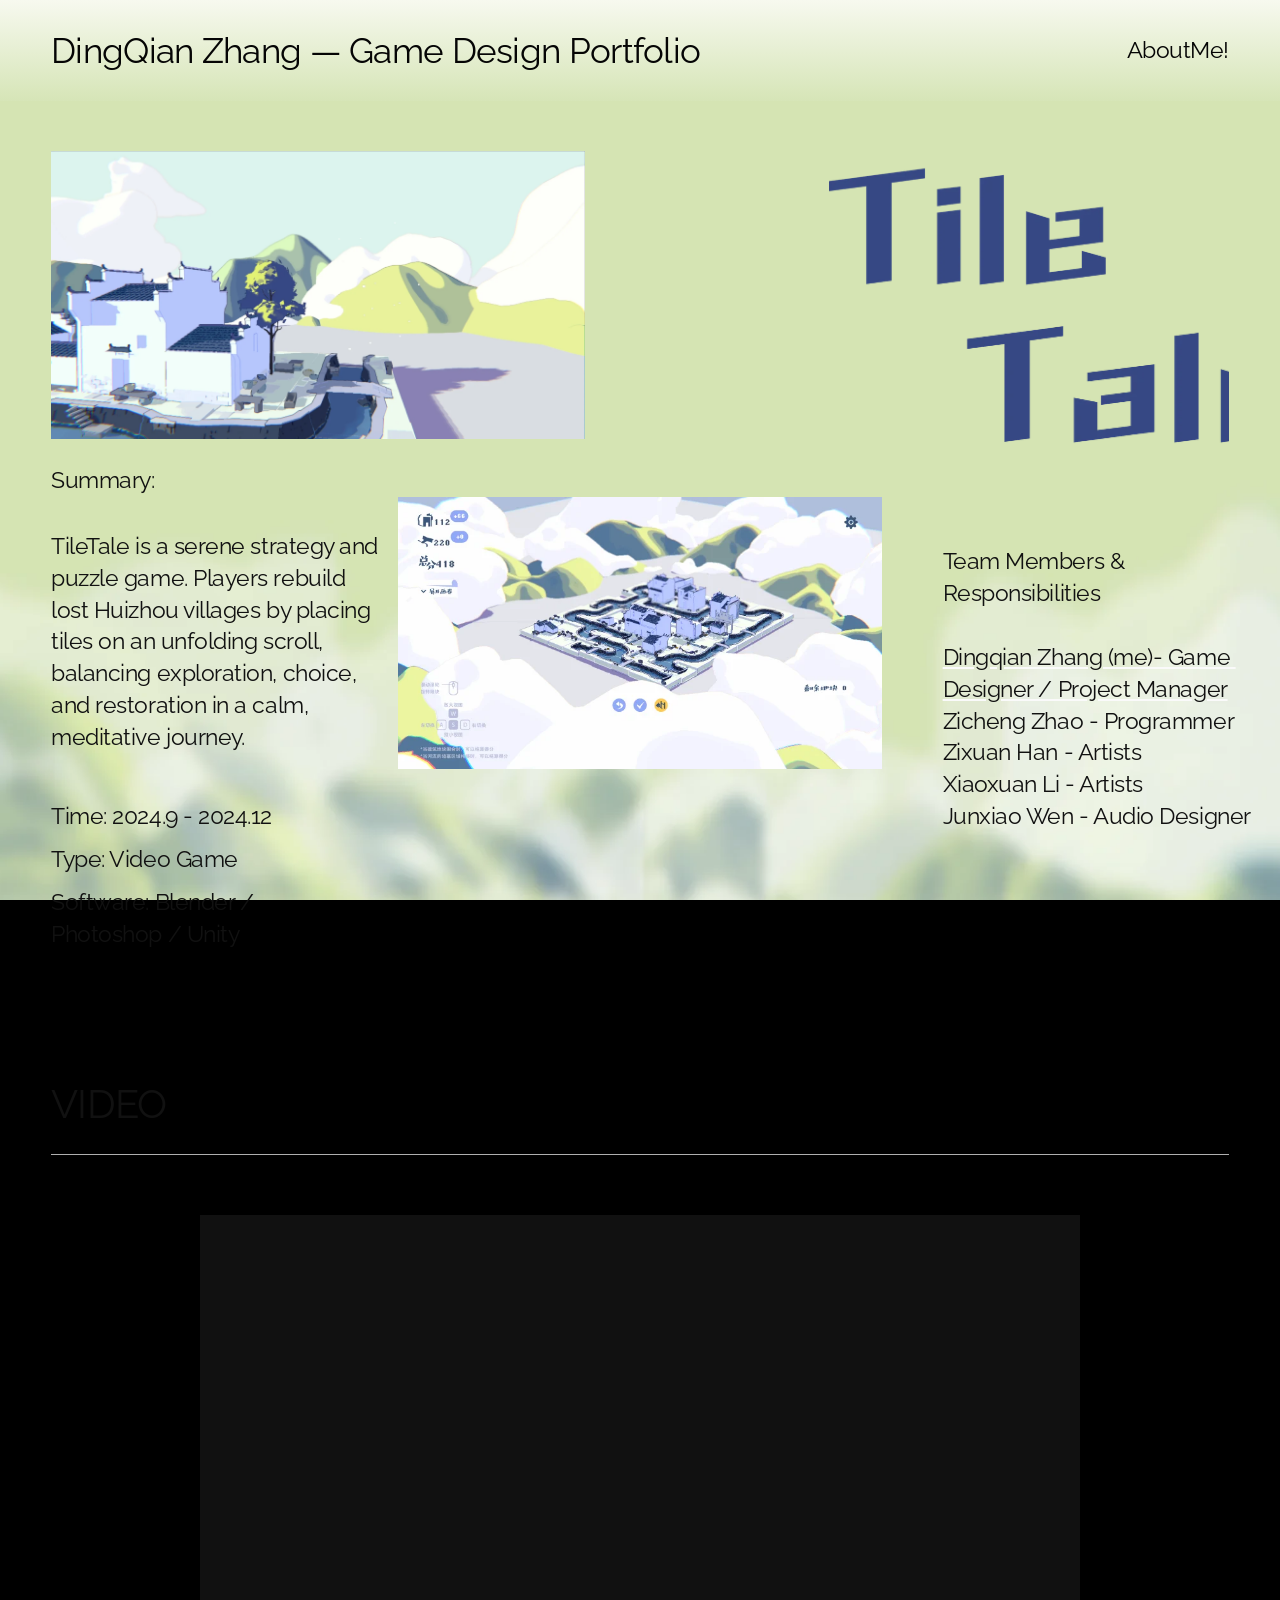
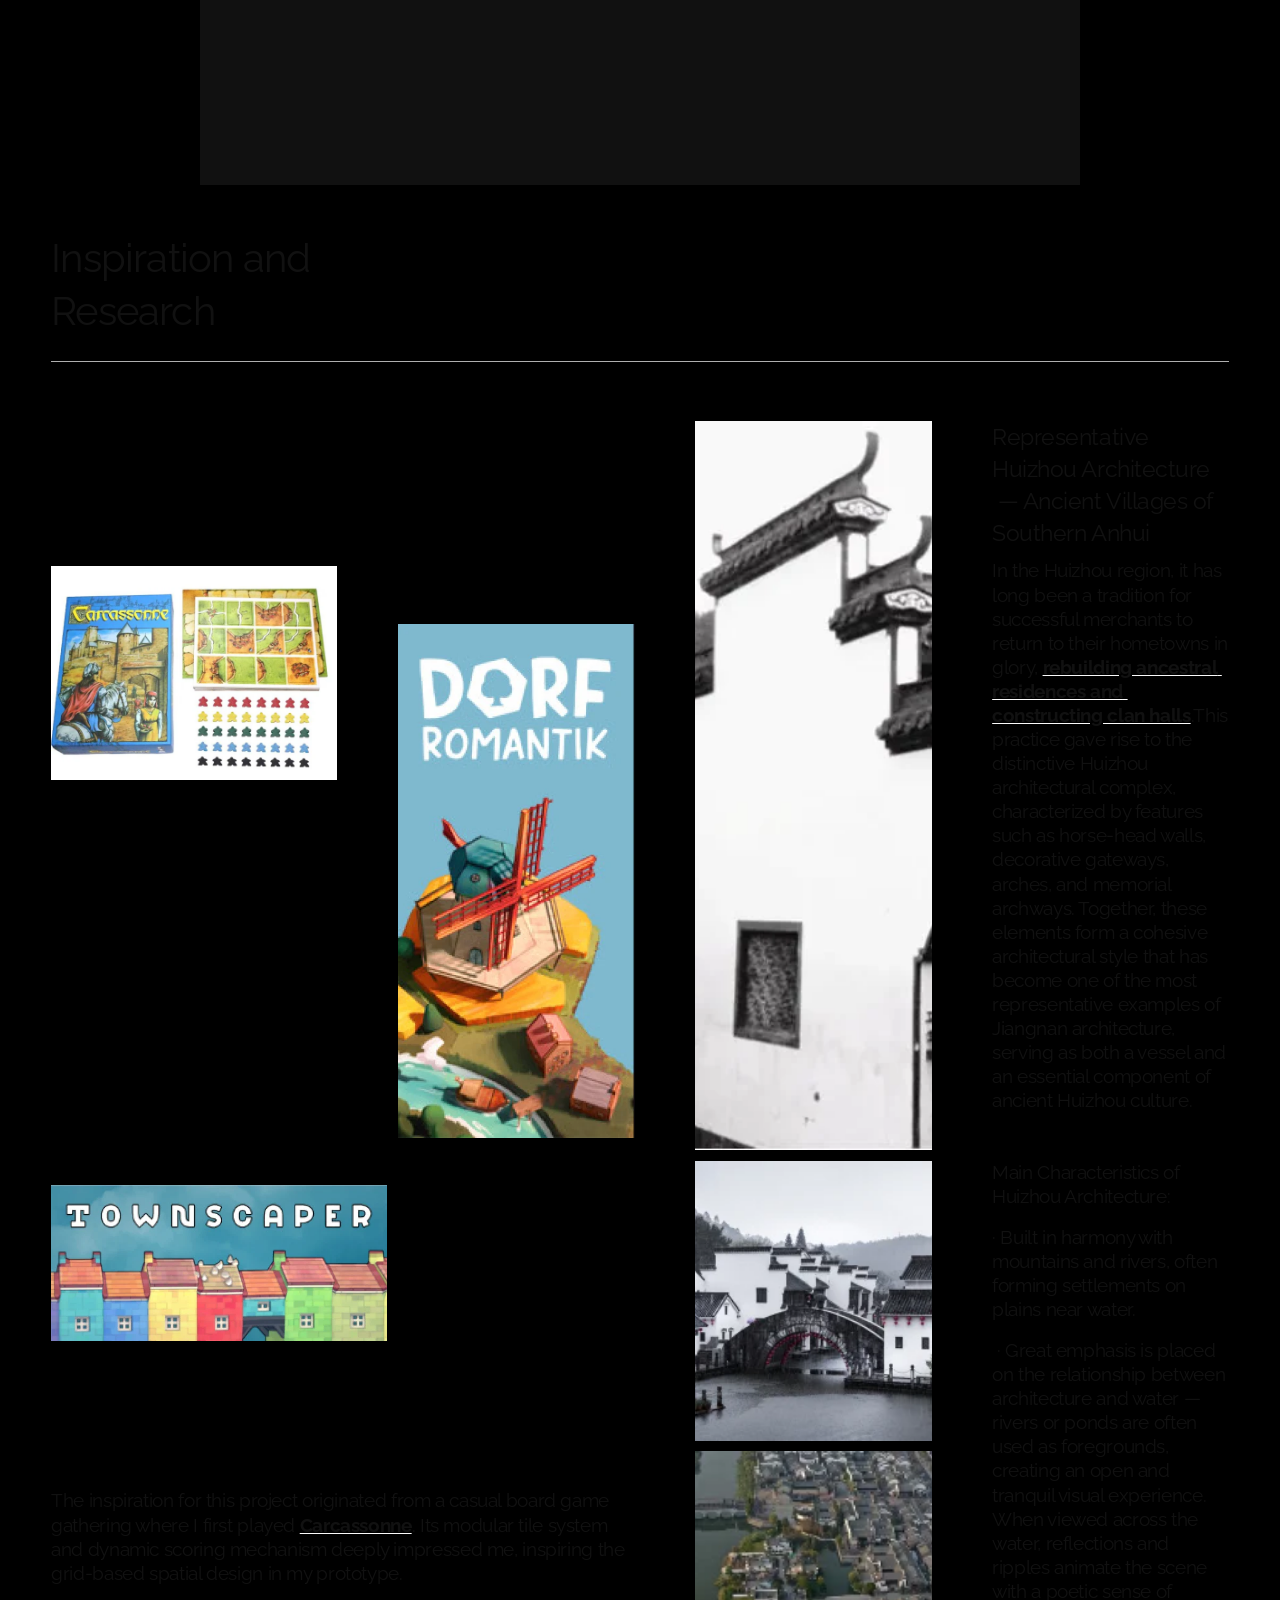
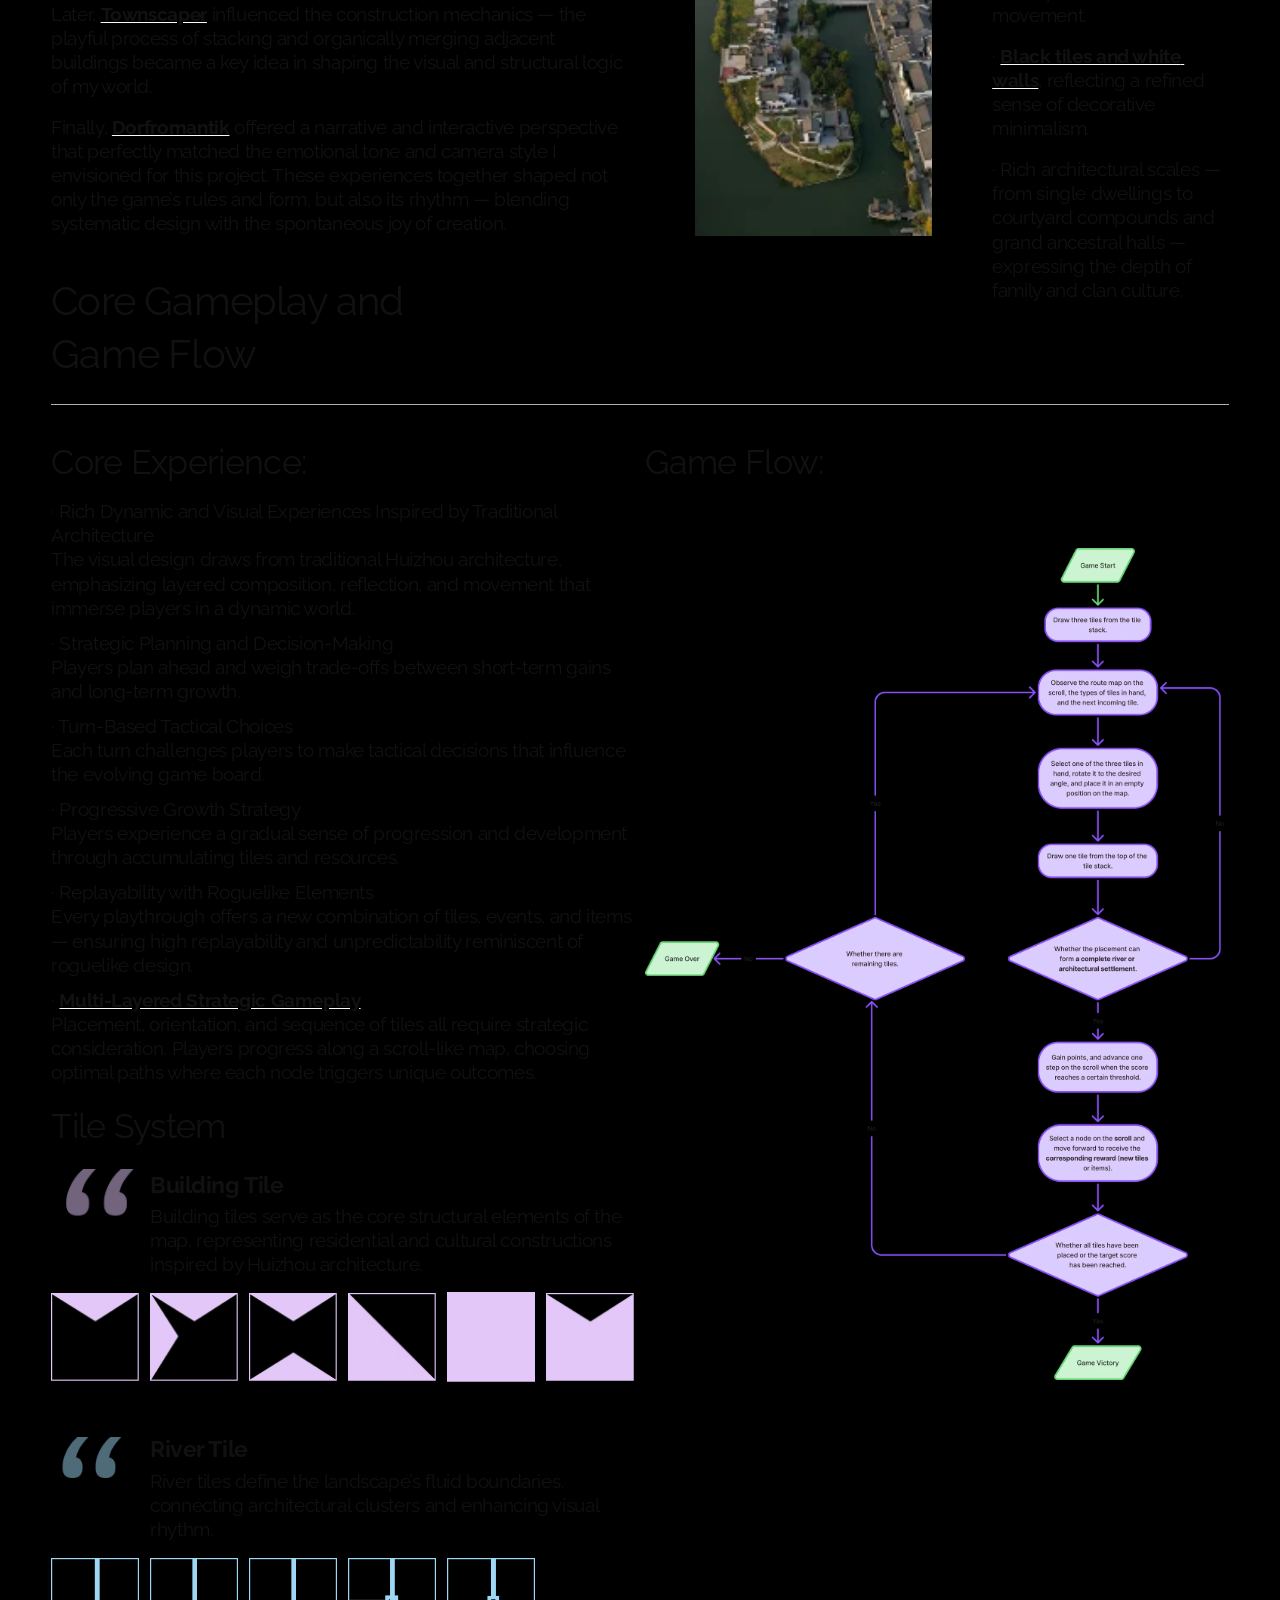
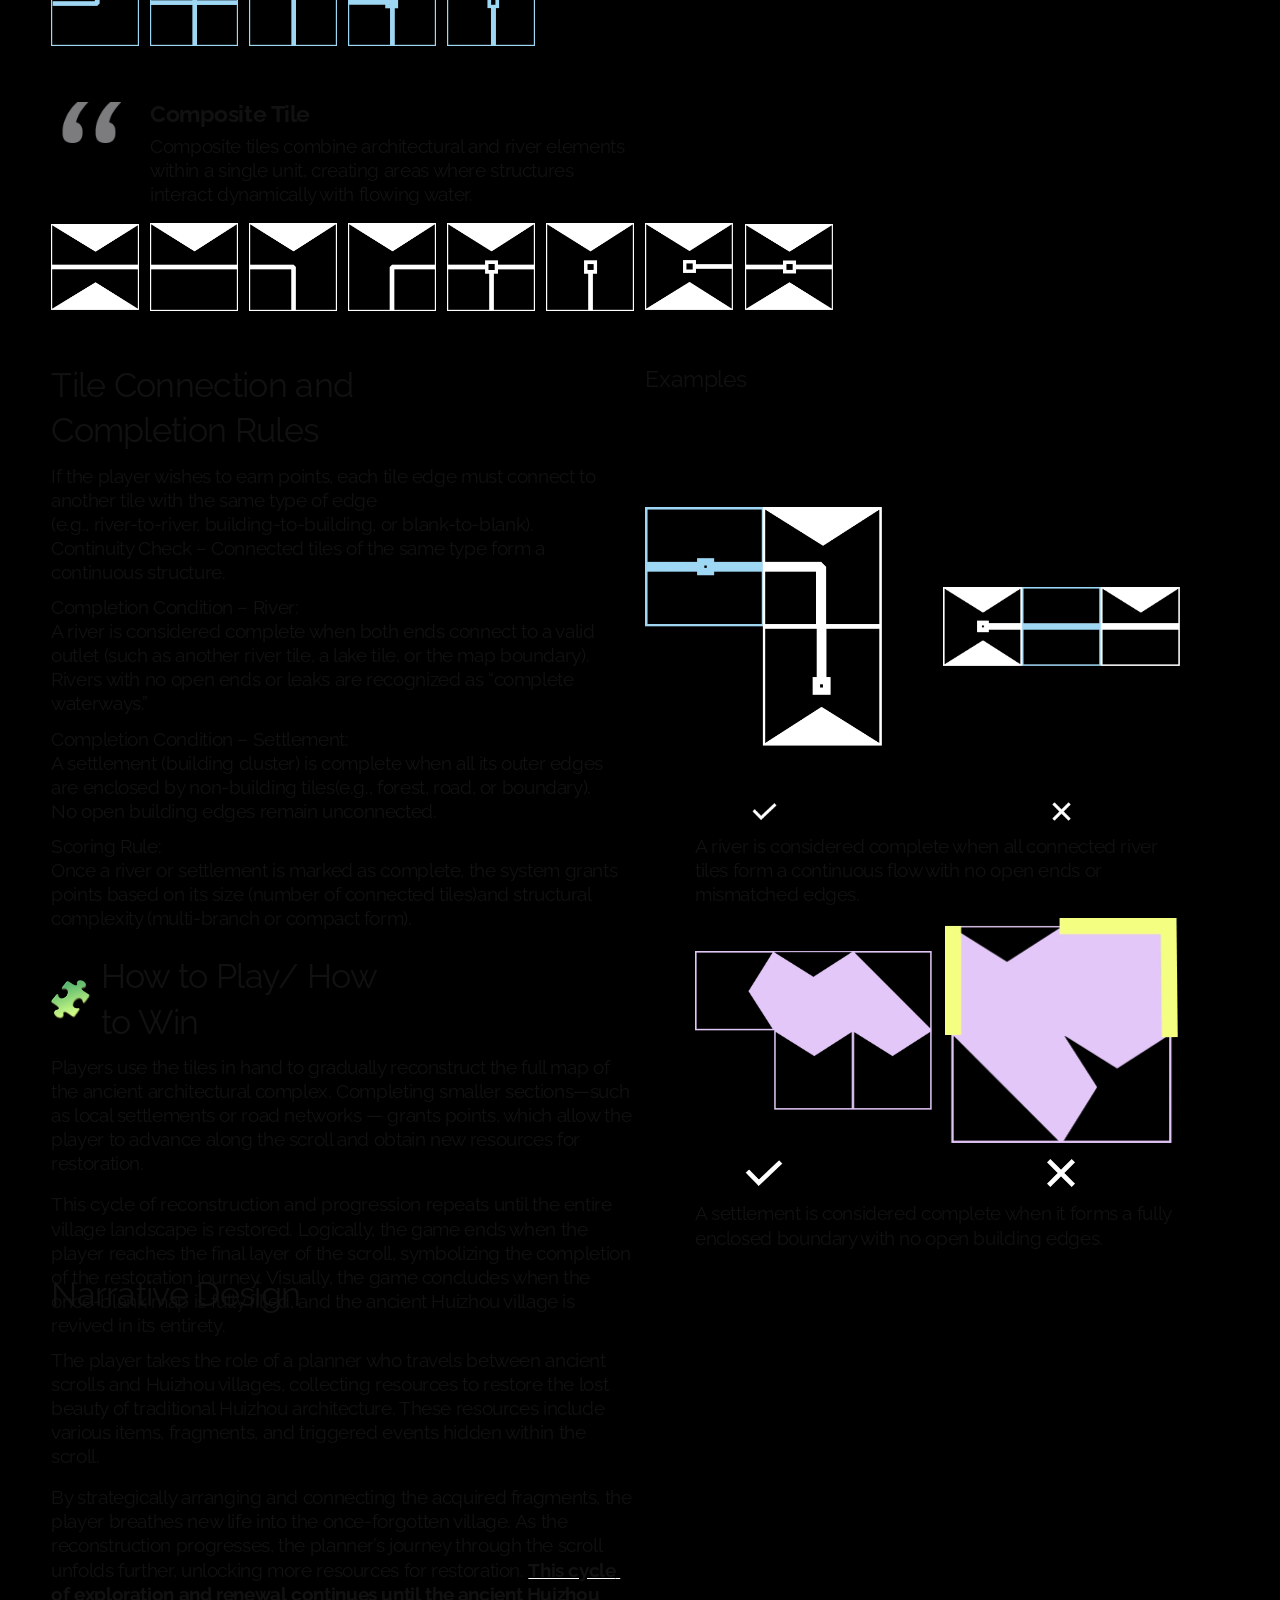
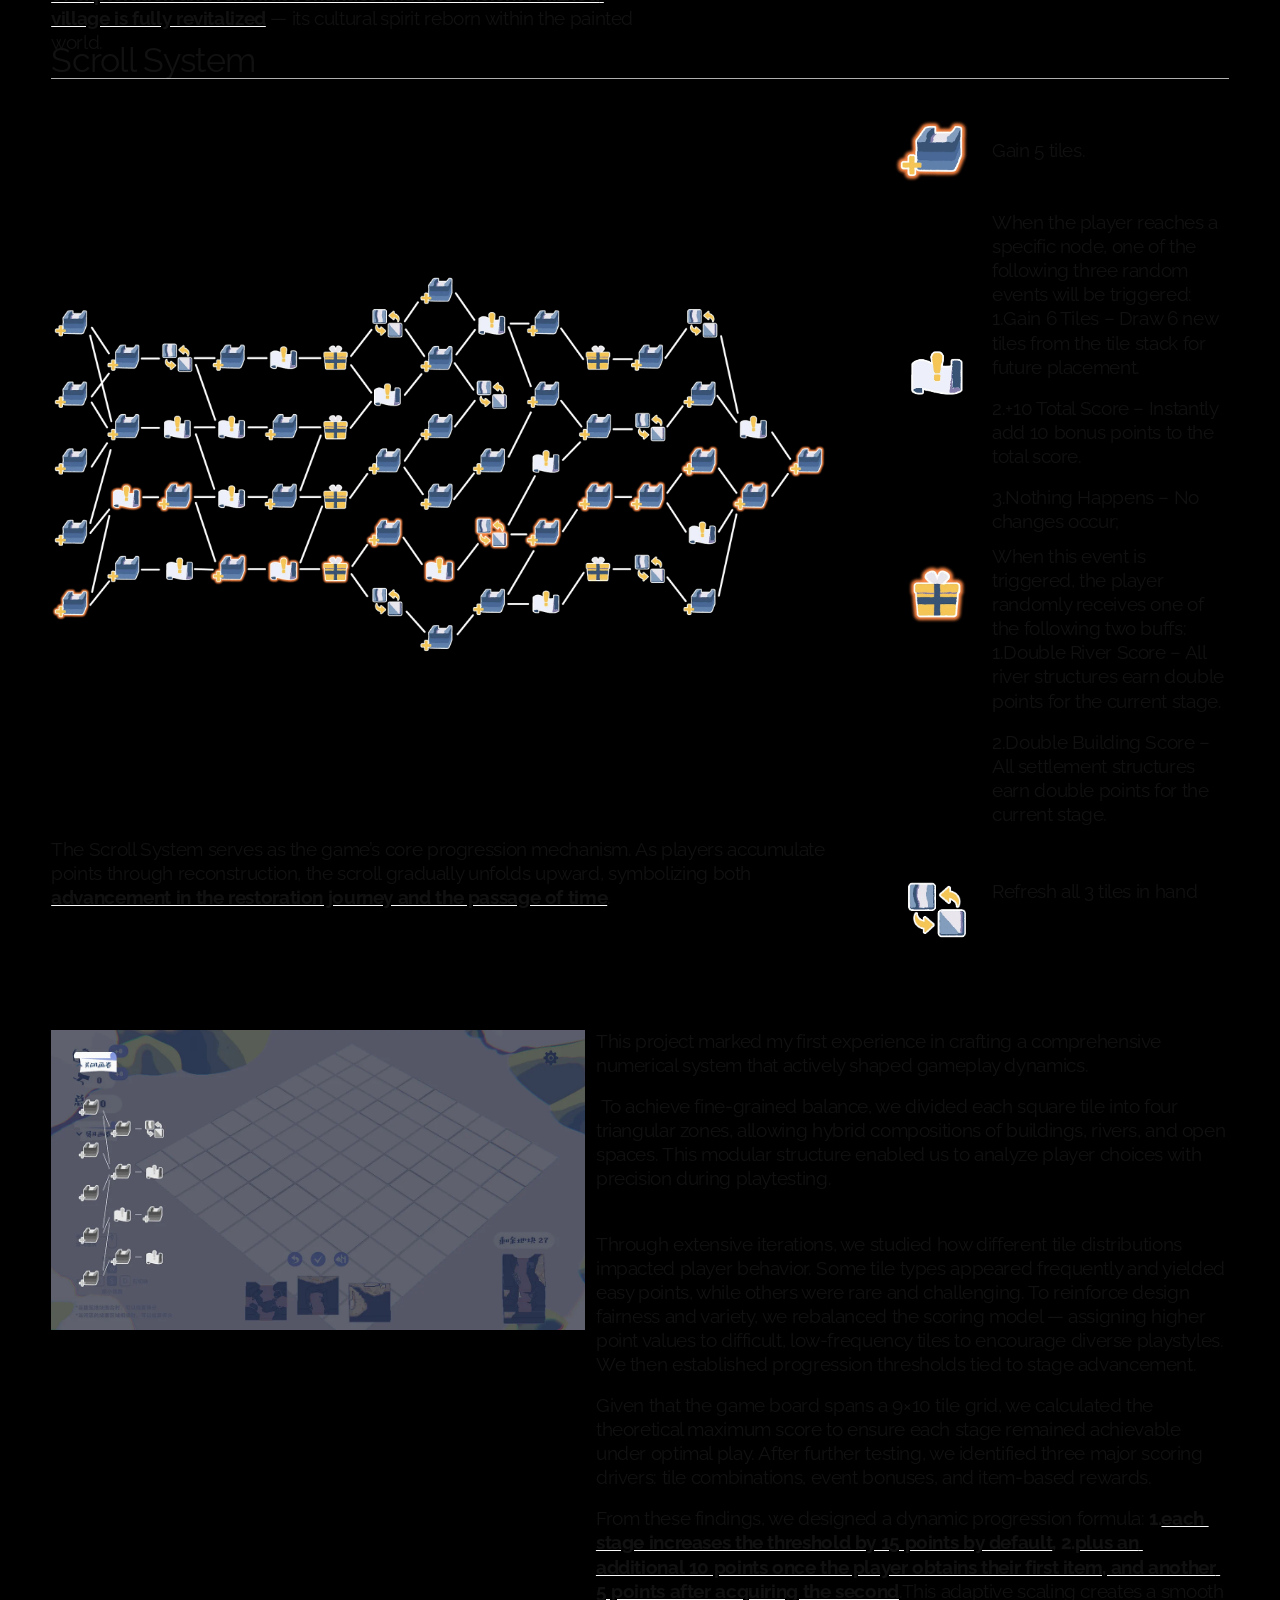
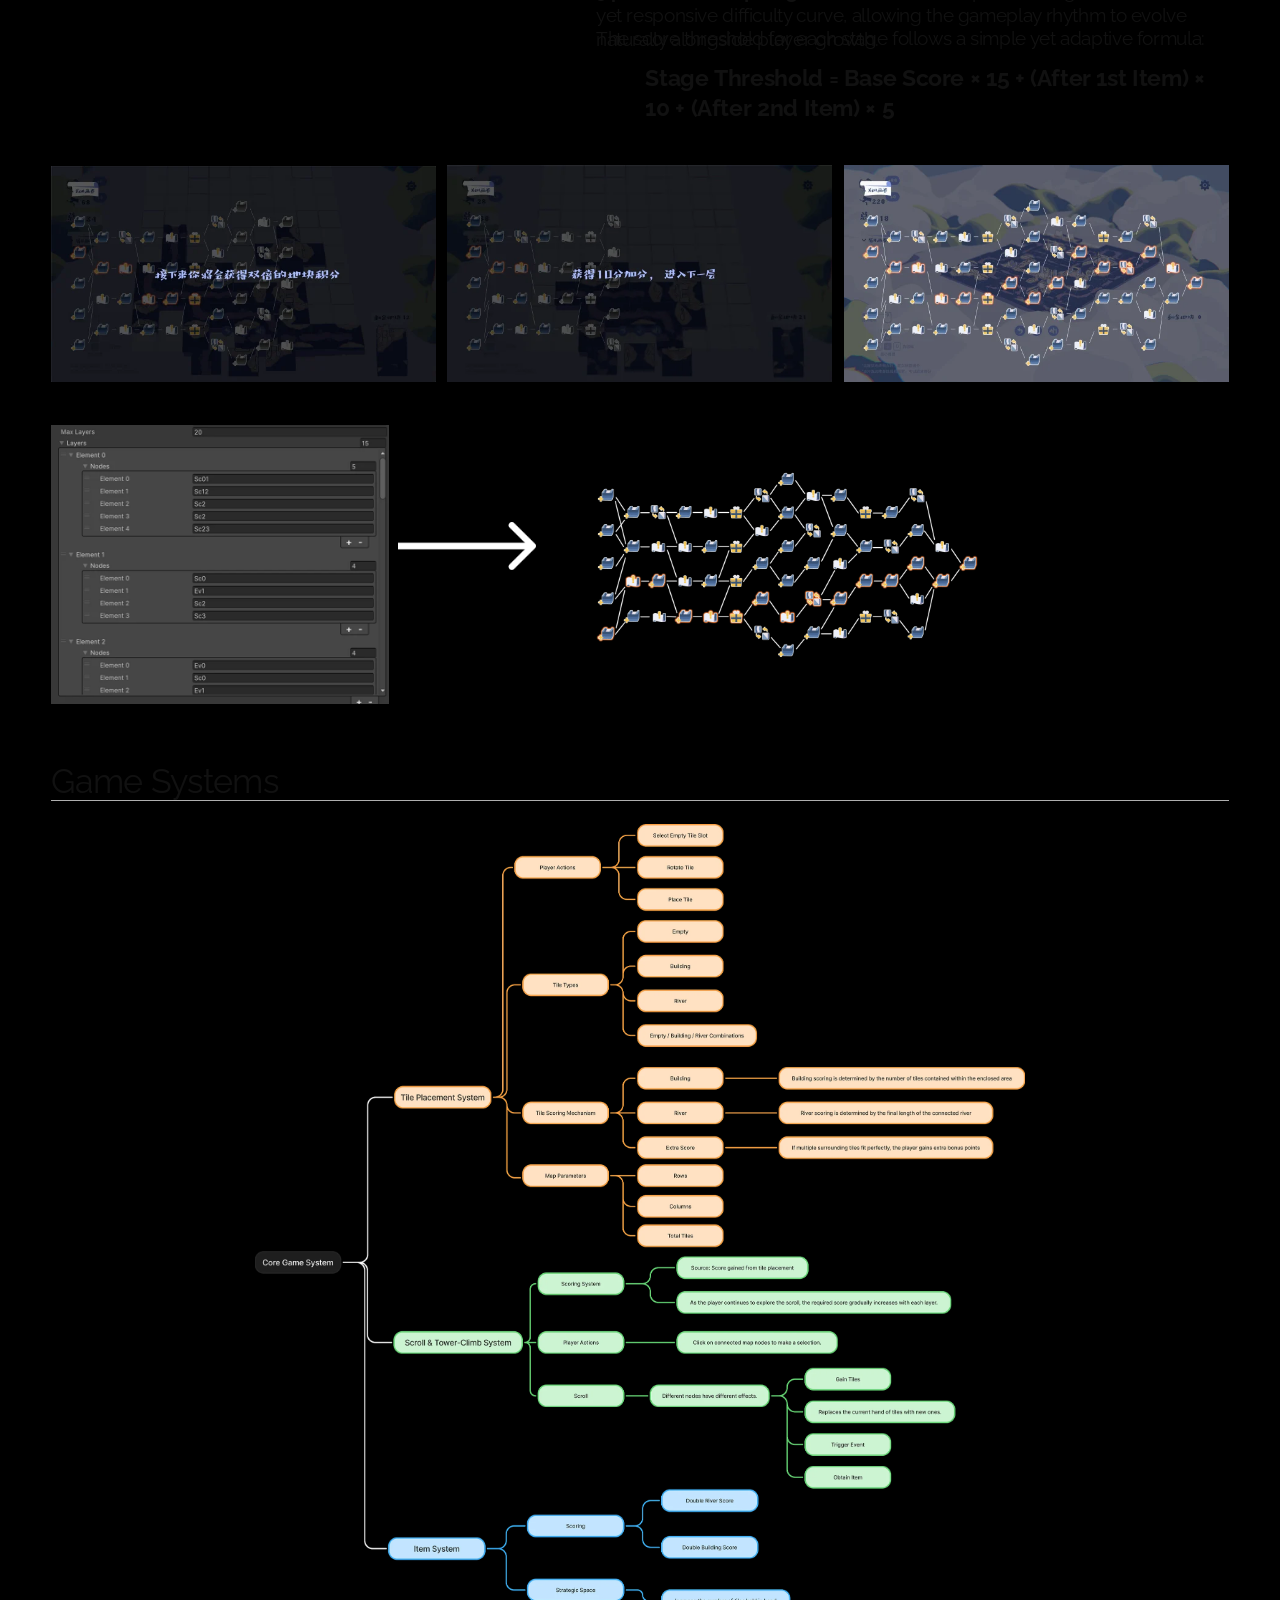
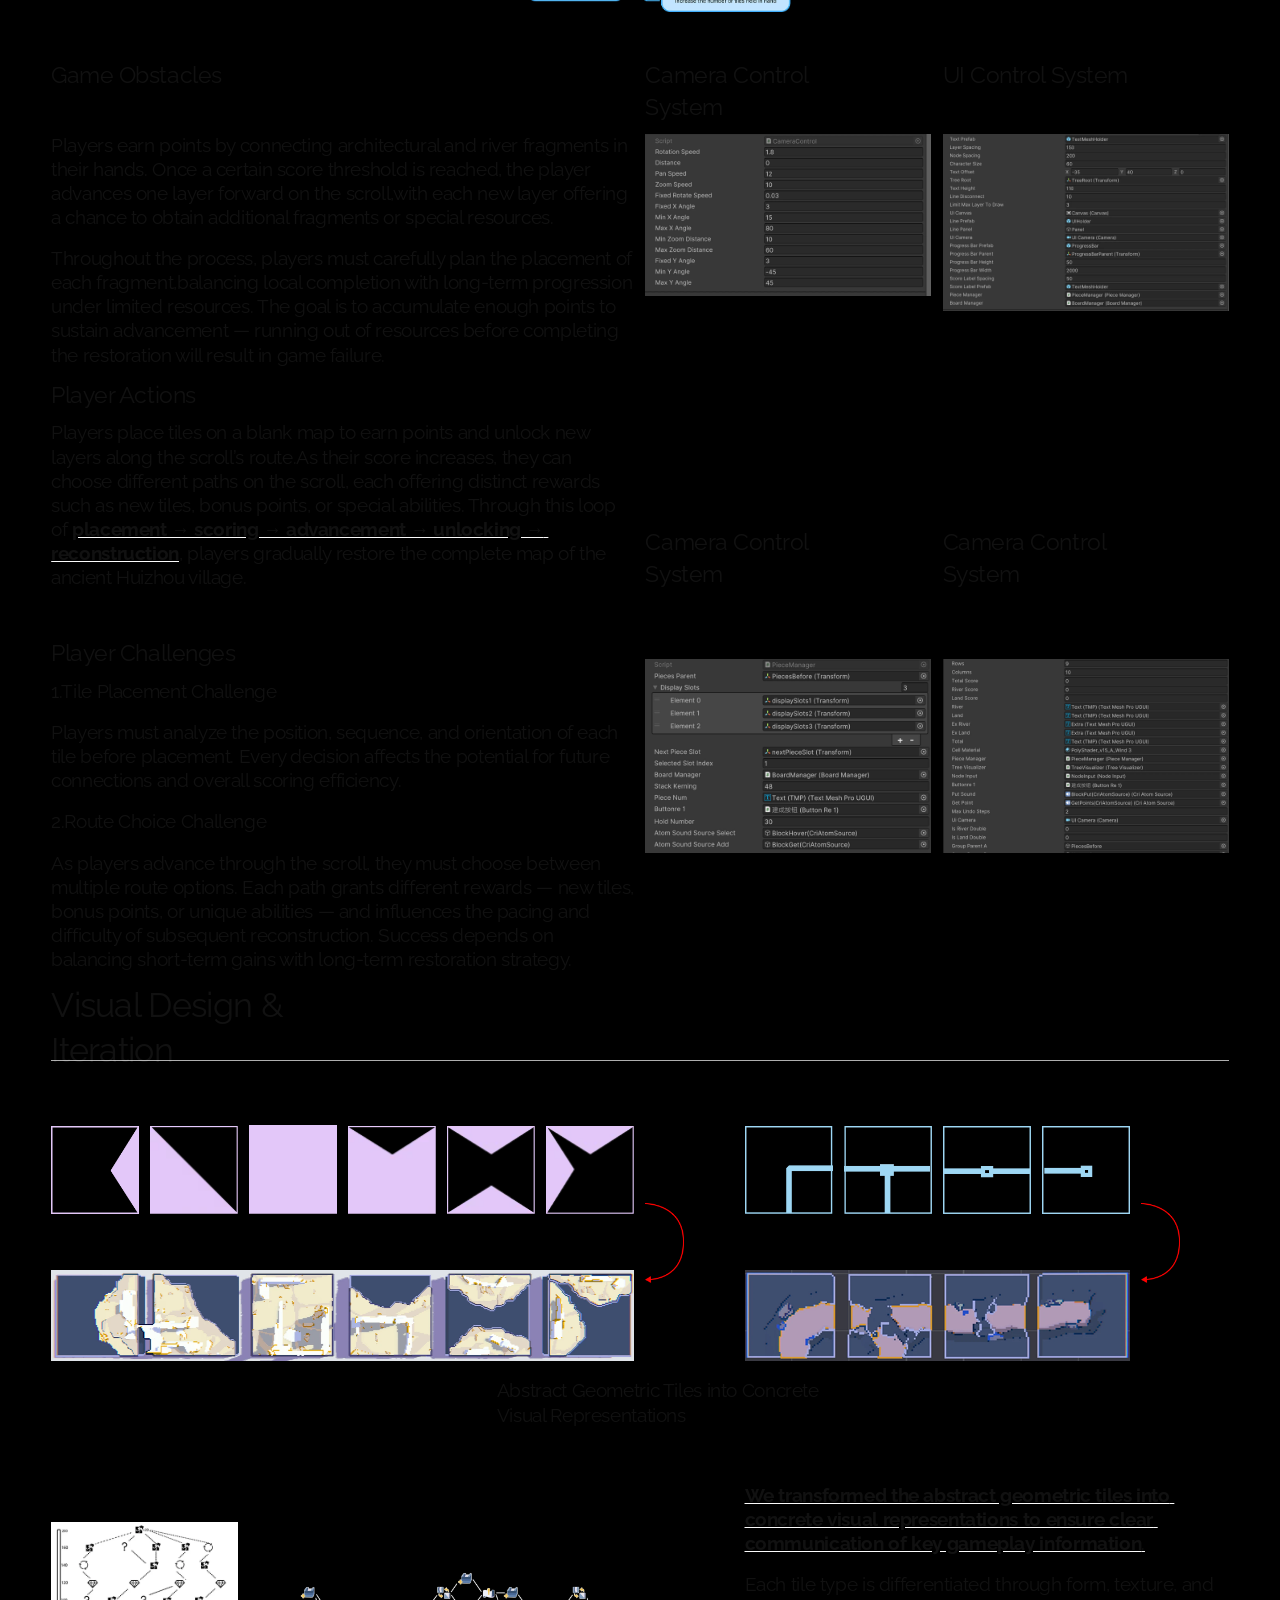
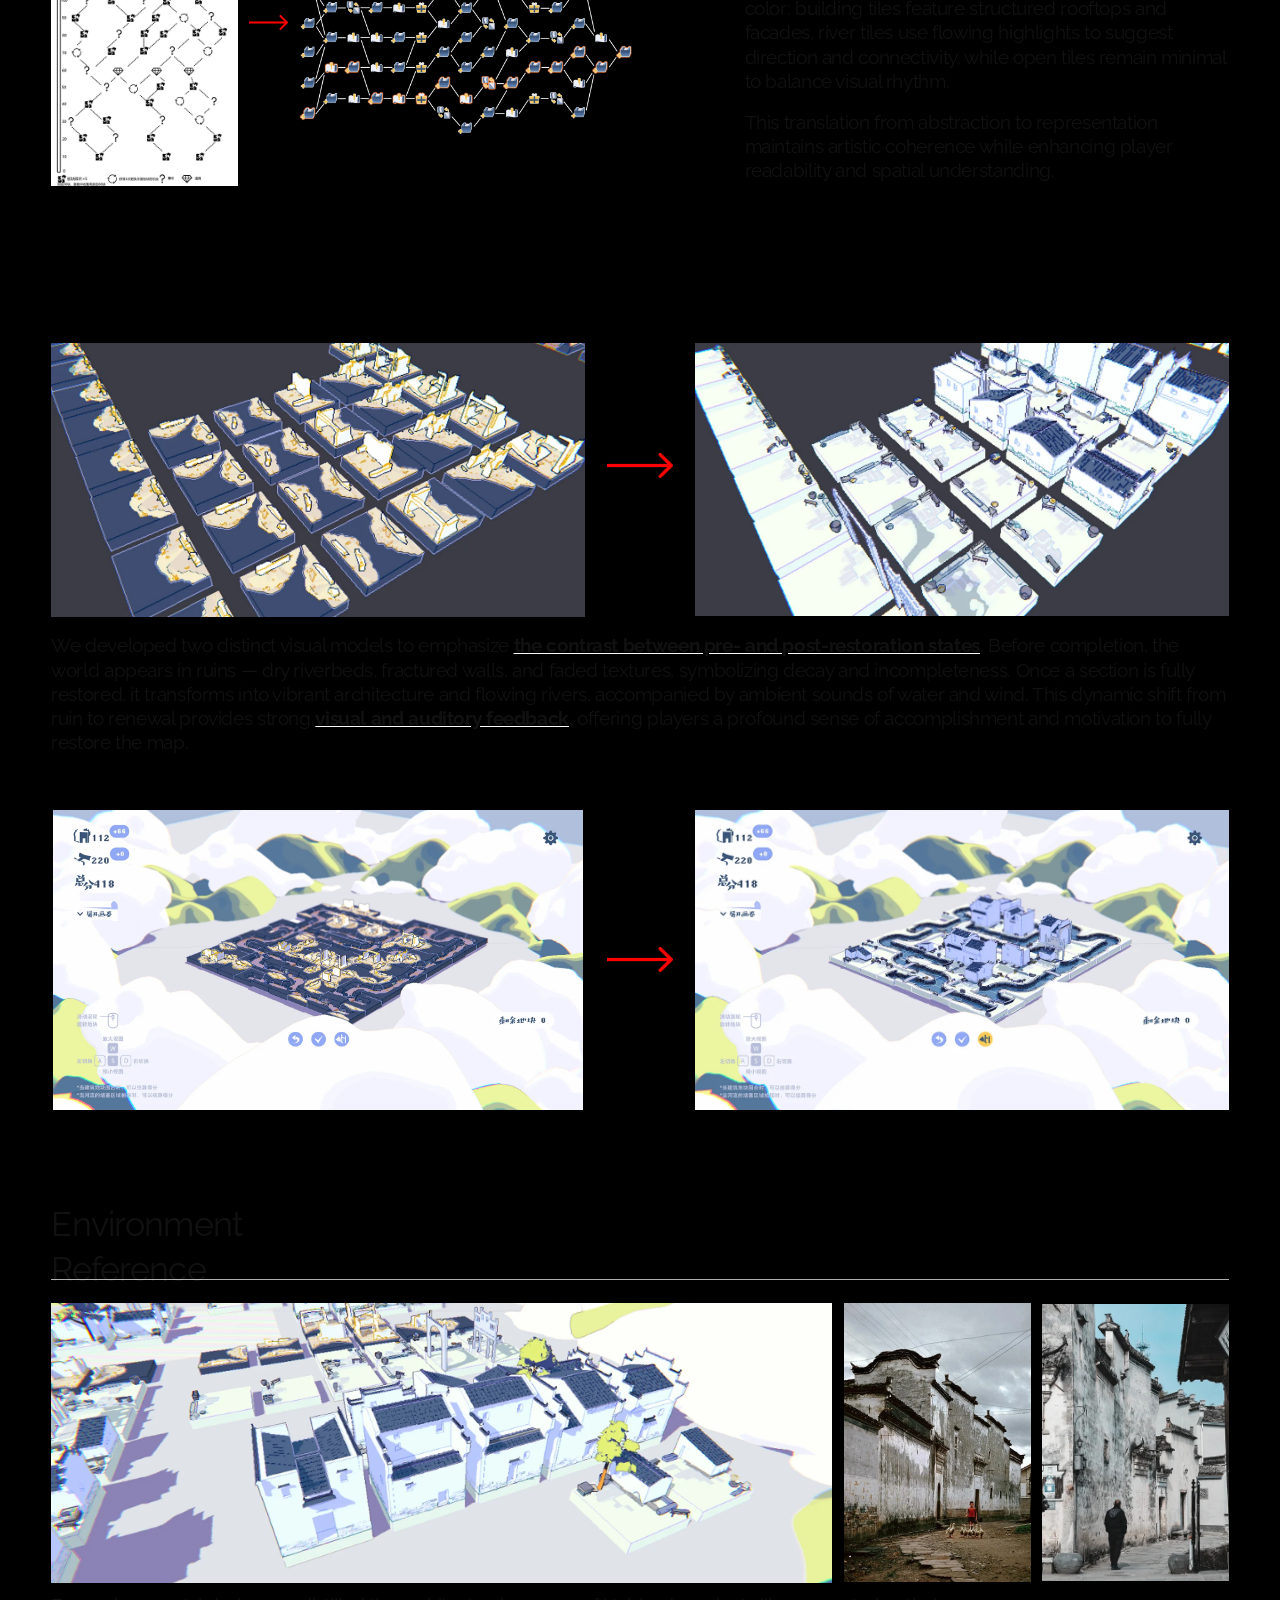
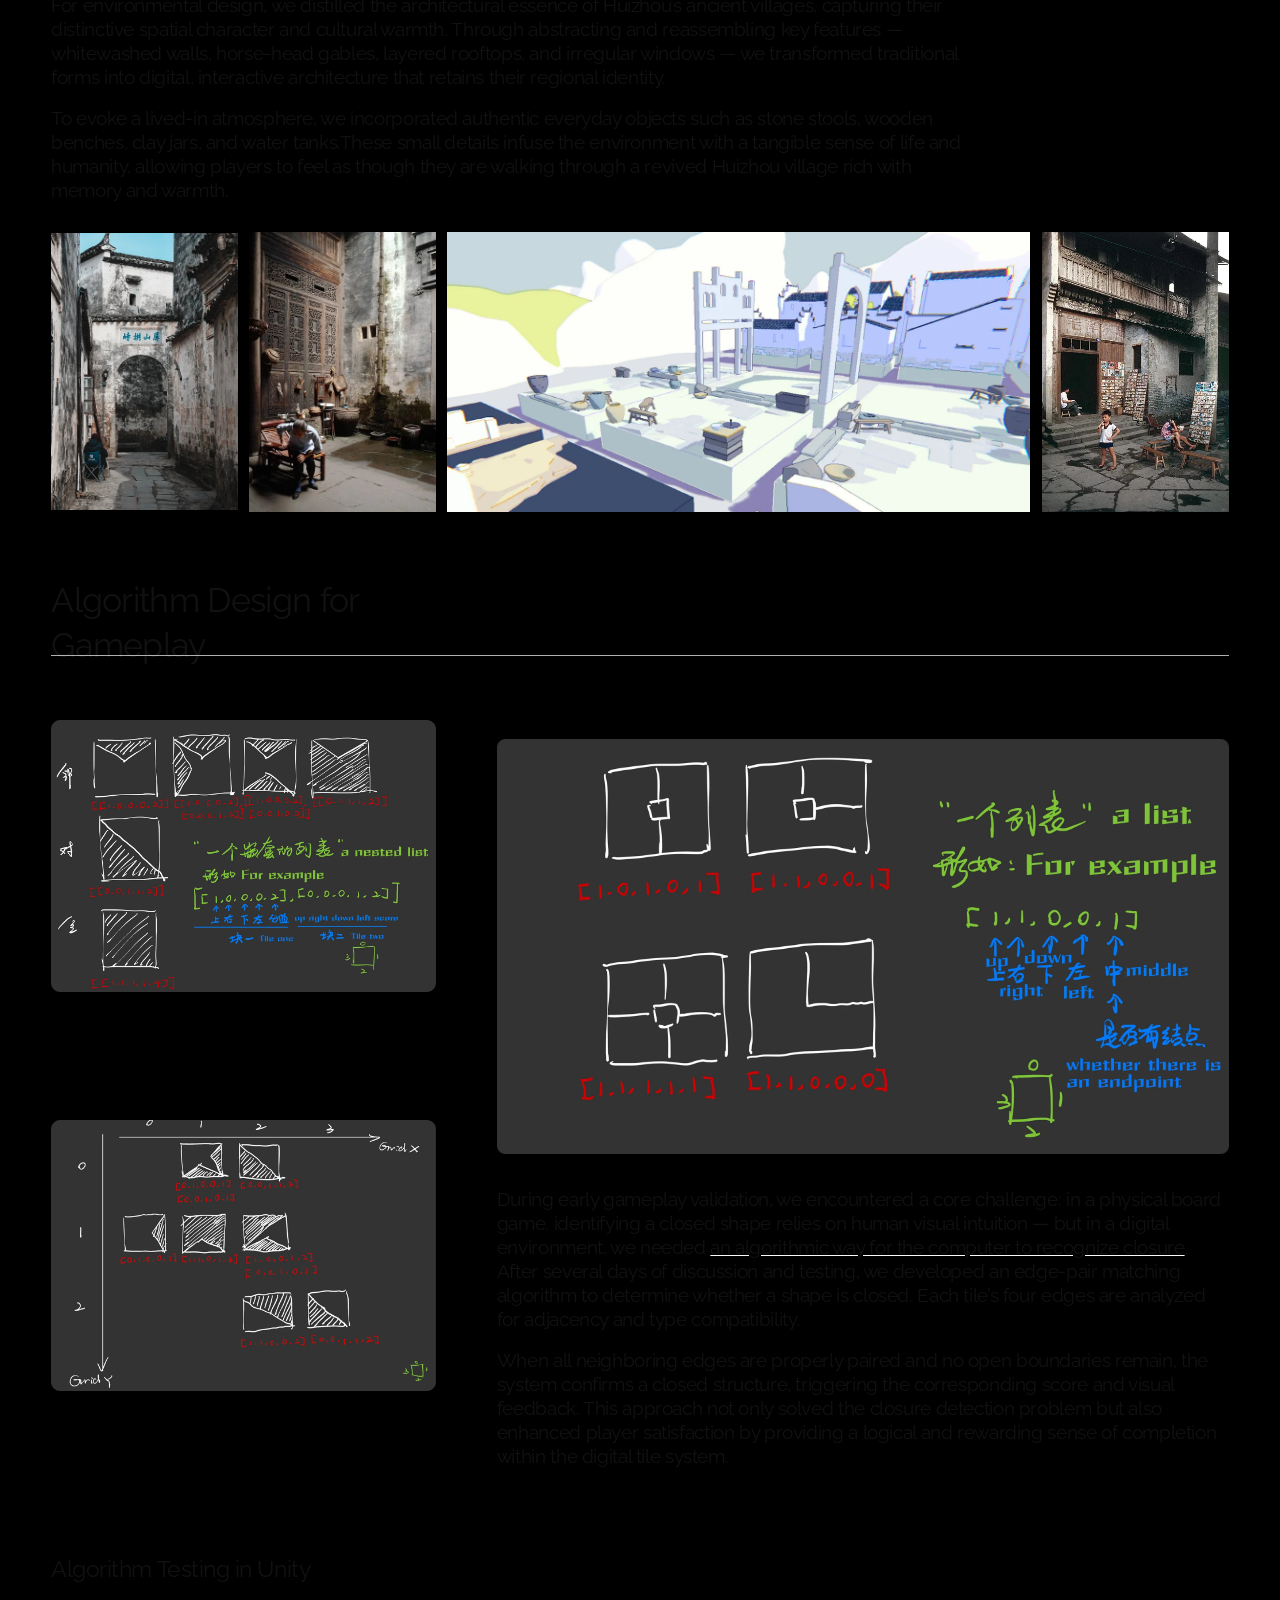
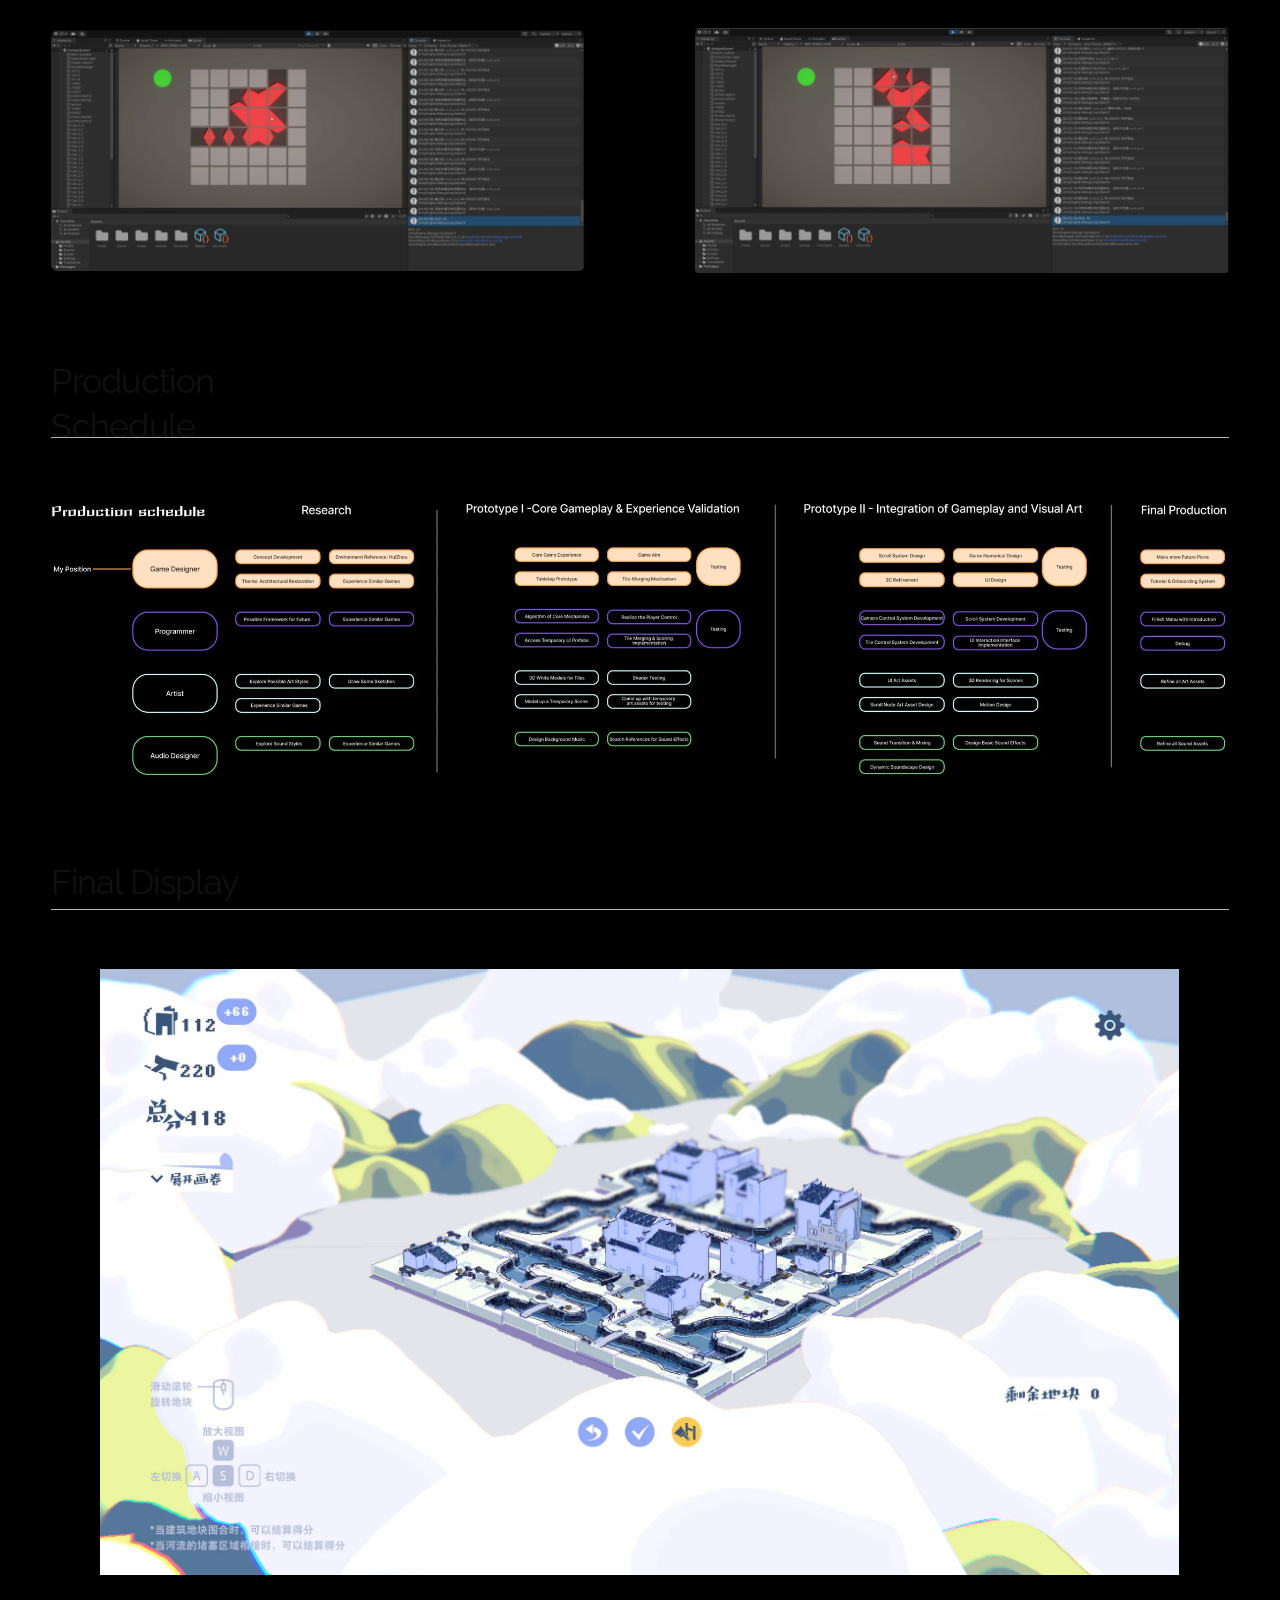
<file: tiletale/index.html>
<!doctype html>
<html lang="en">
<head>
  <meta charset="utf-8">
  <meta name="viewport" content="width=device-width, initial-scale=1">
  <meta name="description" content="DingQian Zhang's game design portfolio and projects.">
  <title>TileTale — DingQian Zhang</title>
  <link rel="preconnect" href="https://fonts.googleapis.com">
  <link rel="preconnect" href="https://fonts.gstatic.com" crossorigin>
  <link href="https://fonts.googleapis.com/css2?family=Raleway:wght@300;400;500;600;700&display=swap" rel="stylesheet">
  <link rel="stylesheet" href="/styles/site.css">
  <link rel="stylesheet" href="/styles/pages/tiletale.css">
  <script src="/scripts/site.js" defer></script>
</head>
<body class="page-tiletale">
  <a class="skip-link" href="#main">Skip to Content</a>
  <header class="site-header">
    <a class="site-title" href="/">DingQian Zhang — Game Design Portfolio</a>
    <nav class="desktop-nav" aria-label="Main navigation"><a href="/aboutme/">AboutMe!</a></nav>
    <button class="menu-toggle" type="button" aria-label="Open Menu" aria-controls="mobile-menu" aria-expanded="false"><span></span><span></span></button>
    <nav class="mobile-nav" id="mobile-menu" aria-label="Mobile navigation" hidden><a href="/aboutme/">AboutMe!</a></nav>
  </header>
  <main id="main"><h1 class="visually-hidden">TileTale</h1><section class="portfolio-section dark" style="background-image:url('/media/tiletale/001.webp')"><div class="fluid-engine fe-691c321c714e8650288c81f9"><div class="fe-block fe-block-yui_3_17_2_1_1764496463335_1105358"><div class="sqs-block"><div class="sqs-html-content"><h4 style="white-space:pre-wrap;"> </h4><h4 style="white-space:pre-wrap;"><span class="sqsrte-text-color--black">TileTale is a serene strategy and puzzle game. Players rebuild lost Huizhou villages by placing tiles on an unfolding scroll, balancing exploration, choice, and restoration in a calm, meditative journey.</span></h4></div></div></div>
<div class="fe-block fe-block-yui_3_17_2_1_1764496463335_1115890"><div class="sqs-block"><div class="sqs-html-content"><h4 style="white-space:pre-wrap;"><span class="sqsrte-text-color--black">Summary:</span></h4></div></div></div>
<div class="fe-block fe-block-yui_3_17_2_1_1763450768287_27265"><div class="sqs-block image-block fit-cover image-align-center" style="--image-ratio:1.8479362780593773;--image-position:50% 50%;"><div class="image-frame"><img src="/media/tiletale/002.webp" width="2200" height="1191" alt="" loading="eager" decoding="async"></div></div></div>
<div class="fe-block fe-block-yui_3_17_2_1_1763450768287_26796"><div class="sqs-block image-block fit-contain image-align-left" style="--image-ratio:1.8479362780593773;--image-position:50% 50%;"><div class="image-frame"><img src="/media/tiletale/003.webp" width="2200" height="1191" alt="" loading="eager" decoding="async"></div></div></div>
<div class="fe-block fe-block-a81b1065d5e8f62d7bb6"><div class="sqs-block image-block fit-contain image-align-center" style="--image-ratio:1.780373831775701;--image-position:50% 50%;"><div class="image-frame"><img src="/media/tiletale/004.webp" width="762" height="428" alt="" loading="eager" decoding="async"></div></div></div>
<div class="fe-block fe-block-yui_3_17_2_1_1763450768287_29601"><div class="sqs-block"><div class="sqs-html-content"><h4 style="white-space:pre-wrap;"><span class="sqsrte-text-color--black">Team Members &amp; Responsibilities<br><br></span><span style="text-decoration:underline"><span class="sqsrte-text-color--black">Dingqian Zhang (me)- Game Designer / Project Manager</span></span><span class="sqsrte-text-color--black"><br>Zicheng Zhao - Programmer<br>Zixuan Han - Artists<br>Xiaoxuan Li - Artists <br>Junxiao Wen - Audio Designer</span></h4></div></div></div>
<div class="fe-block fe-block-yui_3_17_2_1_1763450768287_28607"><div class="sqs-block"><hr aria-hidden="true"></div></div>
<div class="fe-block fe-block-yui_3_17_2_1_1763536236382_28787"><div class="sqs-block video-block"><iframe src="https://www.youtube-nocookie.com/embed/ua7cJMYrTsc" title="TileTale — Project video" loading="eager" referrerpolicy="strict-origin-when-cross-origin" allow="accelerometer; autoplay; clipboard-write; encrypted-media; gyroscope; picture-in-picture; web-share" allowfullscreen></iframe></div></div>
<div class="fe-block fe-block-54591c8bb8330ca38c67"><div class="sqs-block"><div class="sqs-html-content"><h2 style="white-space:pre-wrap;"><span class="sqsrte-text-color--black">Inspiration and Research</span></h2></div></div></div>
<div class="fe-block fe-block-aa477f4714b7241b8b52"><div class="sqs-block"><hr aria-hidden="true"></div></div>
<div class="fe-block fe-block-yui_3_17_2_1_1763536236382_29832"><div class="sqs-block image-block fit-contain image-align-left" style="--image-ratio:1.3389830508474576;--image-position:50% 50%;"><div class="image-frame"><img src="/media/tiletale/005.webp" width="632" height="472" alt="" loading="eager" decoding="async"></div></div></div>
<div class="fe-block fe-block-b942019416419a844dcf"><div class="sqs-block image-block fit-contain image-align-center" style="--image-ratio:2.1496598639455784;--image-position:50% 50%;"><div class="image-frame"><img src="/media/tiletale/006.webp" width="632" height="294" alt="" loading="eager" decoding="async"></div></div></div>
<div class="fe-block fe-block-a895eb5bc29e42b42bf7"><div class="sqs-block image-block fit-contain image-align-center" style="--image-ratio:0.4606598984771574;--image-position:50% 50%;"><div class="image-frame"><img src="/media/tiletale/007.webp" width="366" height="794" alt="" loading="eager" decoding="async"></div></div></div>
<div class="fe-block fe-block-yui_3_17_2_1_1763536236382_30302"><div class="sqs-block"><div class="sqs-html-content"><p class="" style="white-space:pre-wrap;"><span class="sqsrte-text-color--black">The inspiration for this project originated from a casual board game gathering where I first played </span><span style="text-decoration:underline"><span class="sqsrte-text-color--black"><strong>Carcassonne</strong></span></span><span class="sqsrte-text-color--black">. Its modular tile system and dynamic scoring mechanism deeply impressed me, inspiring the grid-based spatial design in my prototype. </span></p><p class="" style="white-space:pre-wrap;"><span class="sqsrte-text-color--black">Later, </span><span style="text-decoration:underline"><span class="sqsrte-text-color--black"><strong>Townscaper</strong></span></span><span class="sqsrte-text-color--black"> influenced the construction mechanics — the playful process of stacking and organically merging adjacent buildings became a key idea in shaping the visual and structural logic of my world. </span></p><p class="" style="white-space:pre-wrap;"><span class="sqsrte-text-color--black">Finally, </span><span style="text-decoration:underline"><span class="sqsrte-text-color--black"><strong>Dorfromantik</strong></span></span><span class="sqsrte-text-color--black"> offered a narrative and interactive perspective that perfectly matched the emotional tone and camera style I envisioned for this project. These experiences together shaped not only the game’s rules and form, but also its rhythm — blending systematic design with the spontaneous joy of creation.</span></p></div></div></div>
<div class="fe-block fe-block-59f18b0ef77cd29df448"><div class="sqs-block"><div class="sqs-html-content"><h2 style="white-space:pre-wrap;"><span class="sqsrte-text-color--black">Core Gameplay and Game Flow</span></h2></div></div></div>
<div class="fe-block fe-block-92b8f7aaa6c7d852d50d"><div class="sqs-block"><hr aria-hidden="true"></div></div>
<div class="fe-block fe-block-yui_3_17_2_1_1763536236382_33441"><div class="sqs-block"><div class="sqs-html-content"><h3 style="white-space:pre-wrap;"><span class="sqsrte-text-color--black">Core Experience: </span></h3><p class="" style="white-space:pre-wrap;"> </p></div></div></div>
<div class="fe-block fe-block-yui_3_17_2_1_1763536236382_33923"><div class="sqs-block"><div class="sqs-html-content"><p class="" style="white-space:pre-wrap;"><span class="sqsrte-text-color--black">· Rich Dynamic and Visual Experiences Inspired by Traditional Architecture<br>The visual design draws from traditional Huizhou architecture, emphasizing layered composition, reflection, and movement that immerse players in a dynamic world.</span></p></div></div></div>
<div class="fe-block fe-block-2c30482555697d97015a"><div class="sqs-block"><div class="sqs-html-content"><p class="" style="white-space:pre-wrap;"><span class="sqsrte-text-color--black">· Strategic Planning and Decision-Making<br>Players plan ahead and weigh trade-offs between short-term gains and long-term growth.</span></p></div></div></div>
<div class="fe-block fe-block-952d2df3643b312a7029"><div class="sqs-block"><div class="sqs-html-content"><p class="" style="white-space:pre-wrap;"><span class="sqsrte-text-color--black">· Turn-Based Tactical Choices<br>Each turn challenges players to make tactical decisions that influence the evolving game board.</span></p></div></div></div>
<div class="fe-block fe-block-91c72281ac79fae3c0b5"><div class="sqs-block"><div class="sqs-html-content"><p class="" style="white-space:pre-wrap;"><span class="sqsrte-text-color--black">· Progressive Growth Strategy<br>Players experience a gradual sense of progression and development through accumulating tiles and resources.</span></p></div></div></div>
<div class="fe-block fe-block-91306210ae05bdda5022"><div class="sqs-block"><div class="sqs-html-content"><p class="" style="white-space:pre-wrap;"><span class="sqsrte-text-color--black">· Replayability with Roguelike Elements<br>Every playthrough offers a new combination of tiles, events, and items — ensuring high replayability and unpredictability reminiscent of roguelike design.</span></p></div></div></div>
<div class="fe-block fe-block-998f05745dd651d56387"><div class="sqs-block"><div class="sqs-html-content"><p class="" style="white-space:pre-wrap;"><span class="sqsrte-text-color--black">· </span><span style="text-decoration:underline"><span class="sqsrte-text-color--black"><strong>Multi-Layered Strategic Gameplay</strong></span></span><span class="sqsrte-text-color--black"><br>Placement, orientation, and sequence of tiles all require strategic consideration. Players progress along a scroll-like map, choosing optimal paths where each node triggers unique outcomes.</span></p></div></div></div>
<div class="fe-block fe-block-yui_3_17_2_1_1763536236382_36950"><div class="sqs-block"><div class="sqs-html-content"><h3 style="white-space:pre-wrap;"><span class="sqsrte-text-color--black">Tile System</span></h3></div></div></div>
<div class="fe-block fe-block-yui_3_17_2_1_1763536236382_35977"><div class="sqs-block image-block fit-contain image-align-center" style="--image-ratio:1.25;--image-position:50% 50%;"><div class="image-frame"><img src="/media/tiletale/008.webp" width="180" height="144" alt="" loading="eager" decoding="async"></div></div></div>
<div class="fe-block fe-block-yui_3_17_2_1_1763536236382_34898"><div class="sqs-block image-block fit-contain image-align-center" style="--image-ratio:1.0;--image-position:50% 50%;"><div class="image-frame"><img src="/media/tiletale/009.webp" width="87" height="87" alt="" loading="lazy" decoding="async"></div></div></div>
<div class="fe-block fe-block-b9459069d918de111d21"><div class="sqs-block image-block fit-contain image-align-center" style="--image-ratio:1.5;--image-position:50% 50%;"><div class="image-frame"><img src="/media/tiletale/010.webp" width="216" height="144" alt="" loading="lazy" decoding="async"></div></div></div>
<div class="fe-block fe-block-523c4e9874322a6b2d4d"><div class="sqs-block image-block fit-contain image-align-center" style="--image-ratio:1.0;--image-position:50% 50%;"><div class="image-frame"><img src="/media/tiletale/011.webp" width="340" height="340" alt="" loading="lazy" decoding="async"></div></div></div>
<div class="fe-block fe-block-304ff7b9893342a63649"><div class="sqs-block image-block fit-contain image-align-center" style="--image-ratio:1.5;--image-position:50% 50%;"><div class="image-frame"><img src="/media/tiletale/012.webp" width="216" height="144" alt="" loading="lazy" decoding="async"></div></div></div>
<div class="fe-block fe-block-dd9cbf19de036fecc4af"><div class="sqs-block image-block fit-contain image-align-center" style="--image-ratio:1.0235294117647058;--image-position:50% 50%;"><div class="image-frame"><img src="/media/tiletale/013.webp" width="348" height="340" alt="" loading="lazy" decoding="async"></div></div></div>
<div class="fe-block fe-block-yui_3_17_2_1_1763536236382_36443"><div class="sqs-block"><div class="sqs-html-content"><h4 style="white-space:pre-wrap;"><span class="sqsrte-text-color--black"><strong>Building Tile</strong><br></span></h4></div></div></div>
<div class="fe-block fe-block-e354596c4e2def21c2fb"><div class="sqs-block"><div class="sqs-html-content"><p class="" style="white-space:pre-wrap;"><span class="sqsrte-text-color--black">Building tiles serve as the core structural elements of the map, representing residential and cultural constructions inspired by Huizhou architecture.</span></p></div></div></div>
<div class="fe-block fe-block-yui_3_17_2_1_1763536236382_35391"><div class="sqs-block image-block fit-contain image-align-center" style="--image-ratio:1.0;--image-position:50% 50%;"><div class="image-frame"><img src="/media/tiletale/014.webp" width="87" height="87" alt="" loading="lazy" decoding="async"></div></div></div>
<div class="fe-block fe-block-yui_3_17_2_1_1763536236382_37575"><div class="sqs-block"><div class="sqs-html-content"><h4 style="white-space:pre-wrap;"><span class="sqsrte-text-color--black"><strong>River Tile</strong></span></h4></div></div></div>
<div class="fe-block fe-block-2fd9b06b4e3b1ac98b84"><div class="sqs-block image-block fit-contain image-align-center" style="--image-ratio:1.0;--image-position:50% 50%;"><div class="image-frame"><img src="/media/tiletale/015.webp" width="340" height="340" alt="" loading="lazy" decoding="async"></div></div></div>
<div class="fe-block fe-block-80fa0723703ccd99c758"><div class="sqs-block image-block fit-contain image-align-center" style="--image-ratio:1.0;--image-position:50% 50%;"><div class="image-frame"><img src="/media/tiletale/016.webp" width="87" height="87" alt="" loading="lazy" decoding="async"></div></div></div>
<div class="fe-block fe-block-0abd98c0cb08420ebed3"><div class="sqs-block"><div class="sqs-html-content"><p class="" style="white-space:pre-wrap;"><span class="sqsrte-text-color--black">River tiles define the landscape’s fluid boundaries, connecting architectural clusters and enhancing visual rhythm.</span></p></div></div></div>
<div class="fe-block fe-block-e0565ed7c5fea0fb3c2e"><div class="sqs-block image-block fit-contain image-align-center" style="--image-ratio:1.0;--image-position:50% 50%;"><div class="image-frame"><img src="/media/tiletale/017.webp" width="340" height="340" alt="" loading="lazy" decoding="async"></div></div></div>
<div class="fe-block fe-block-1de20d8d93999d7ebe91"><div class="sqs-block image-block fit-contain image-align-center" style="--image-ratio:1.0;--image-position:50% 50%;"><div class="image-frame"><img src="/media/tiletale/018.webp" width="87" height="87" alt="" loading="lazy" decoding="async"></div></div></div>
<div class="fe-block fe-block-2f4fda143b3659537a4c"><div class="sqs-block image-block fit-contain image-align-center" style="--image-ratio:1.0;--image-position:50% 50%;"><div class="image-frame"><img src="/media/tiletale/019.webp" width="336" height="336" alt="" loading="lazy" decoding="async"></div></div></div>
<div class="fe-block fe-block-c4e70dbf2f9ed7f84f2c"><div class="sqs-block"><div class="sqs-html-content"><h4 style="white-space:pre-wrap;"><span class="sqsrte-text-color--black"><strong>Composite Tile</strong></span></h4></div></div></div>
<div class="fe-block fe-block-681dee4611c2073014d1"><div class="sqs-block"><div class="sqs-html-content"><p class="" style="white-space:pre-wrap;"><span class="sqsrte-text-color--black">Composite tiles combine architectural and river elements within a single unit, creating areas where structures interact dynamically with flowing water.</span></p></div></div></div>
<div class="fe-block fe-block-a3e9a60db1bfced5a9b9"><div class="sqs-block image-block fit-contain image-align-center" style="--image-ratio:1.0;--image-position:50% 50%;"><div class="image-frame"><img src="/media/tiletale/020.webp" width="348" height="348" alt="" loading="lazy" decoding="async"></div></div></div>
<div class="fe-block fe-block-e725b643b31c267e1049"><div class="sqs-block image-block fit-contain image-align-center" style="--image-ratio:1.0;--image-position:50% 50%;"><div class="image-frame"><img src="/media/tiletale/021.webp" width="348" height="348" alt="" loading="lazy" decoding="async"></div></div></div>
<div class="fe-block fe-block-3992861be8521aec2b3a"><div class="sqs-block image-block fit-contain image-align-center" style="--image-ratio:1.0;--image-position:50% 50%;"><div class="image-frame"><img src="/media/tiletale/022.webp" width="348" height="348" alt="" loading="lazy" decoding="async"></div></div></div>
<div class="fe-block fe-block-yui_3_17_2_1_1763536236382_38088"><div class="sqs-block"><div class="sqs-html-content"><h3 style="white-space:pre-wrap;"><span class="sqsrte-text-color--black">Tile Connection and Completion Rules</span></h3></div></div></div>
<div class="fe-block fe-block-eaed7f84fa5deb6eefe7"><div class="sqs-block image-block fit-contain image-align-center" style="--image-ratio:0.9885057471264368;--image-position:50% 50%;"><div class="image-frame"><img src="/media/tiletale/023.webp" width="86" height="87" alt="" loading="lazy" decoding="async"></div></div></div>
<div class="fe-block fe-block-b07e9f859240d8dd6fb4"><div class="sqs-block image-block fit-contain image-align-center" style="--image-ratio:1.0;--image-position:50% 50%;"><div class="image-frame"><img src="/media/tiletale/024.webp" width="336" height="336" alt="" loading="lazy" decoding="async"></div></div></div>
<div class="fe-block fe-block-ed9f2f82aed999d73024"><div class="sqs-block image-block fit-contain image-align-center" style="--image-ratio:1.0;--image-position:50% 50%;"><div class="image-frame"><img src="/media/tiletale/025.webp" width="344" height="344" alt="" loading="lazy" decoding="async"></div></div></div>
<div class="fe-block fe-block-bd9b0f1f8c40be5d0add"><div class="sqs-block image-block fit-contain image-align-center" style="--image-ratio:1.0;--image-position:50% 50%;"><div class="image-frame"><img src="/media/tiletale/026.webp" width="87" height="87" alt="" loading="lazy" decoding="async"></div></div></div>
<div class="fe-block fe-block-97ec5e42ca804d642f69"><div class="sqs-block image-block fit-contain image-align-center" style="--image-ratio:1.0;--image-position:50% 50%;"><div class="image-frame"><img src="/media/tiletale/027.webp" width="340" height="340" alt="" loading="lazy" decoding="async"></div></div></div>
<div class="fe-block fe-block-yui_3_17_2_1_1763536236382_39046"><div class="sqs-block"><div class="sqs-html-content"><p class="" style="white-space:pre-wrap;"><span class="sqsrte-text-color--black">If the player wishes to earn points, each tile edge must connect to another tile with the same type of edge <br>(e.g., river-to-river, building-to-building, or blank-to-blank).<br>Continuity Check – Connected tiles of the same type form a continuous structure.</span></p></div></div></div>
<div class="fe-block fe-block-d780714337a29d46c998"><div class="sqs-block"><div class="sqs-html-content"><p class="" style="white-space:pre-wrap;"><span class="sqsrte-text-color--black">Completion Condition – River:<br>A river is considered complete when both ends connect to a valid outlet (such as another river tile, a lake tile, or the map boundary).<br>Rivers with no open ends or leaks are recognized as “complete waterways.”</span></p></div></div></div>
<div class="fe-block fe-block-bf072b3d38deb133bbb5"><div class="sqs-block"><div class="sqs-html-content"><p class="" style="white-space:pre-wrap;"><span class="sqsrte-text-color--black">Completion Condition – Settlement:<br>A settlement (building cluster) is complete when all its outer edges are enclosed by non-building tiles(e.g., forest, road, or boundary).<br>No open building edges remain unconnected.</span></p></div></div></div>
<div class="fe-block fe-block-85dde90c8fa1accb48d5"><div class="sqs-block"><div class="sqs-html-content"><p class="" style="white-space:pre-wrap;"><span class="sqsrte-text-color--black">Scoring Rule:<br>Once a river or settlement is marked as complete, the system grants points based on its size (number of connected tiles)and structural complexity (multi-branch or compact form).</span></p></div></div></div>
<div class="fe-block fe-block-yui_3_17_2_1_1763536236382_41170"><div class="sqs-block image-block fit-contain image-align-center" style="--image-ratio:1.0;--image-position:50% 50%;"><div class="image-frame"><img src="/media/tiletale/028.webp" width="144" height="144" alt="" loading="lazy" decoding="async"></div></div></div>
<div class="fe-block fe-block-yui_3_17_2_1_1763536236382_41635"><div class="sqs-block"><div class="sqs-html-content"><h3 style="white-space:pre-wrap;"><span class="sqsrte-text-color--black">How to Play/ How to Win</span></h3></div></div></div>
<div class="fe-block fe-block-yui_3_17_2_1_1763536236382_42112"><div class="sqs-block"><div class="sqs-html-content"><p class="" style="white-space:pre-wrap;"><span class="sqsrte-text-color--black">Players use the tiles in hand to gradually reconstruct the full map of the ancient architectural complex. Completing smaller sections—such as local settlements or road networks — grants points, which allow the player to advance along the scroll and obtain new resources for restoration. </span></p><p class="" style="white-space:pre-wrap;"><span class="sqsrte-text-color--black">This cycle of reconstruction and progression repeats until the entire village landscape is restored. Logically, the game ends when the player reaches the final layer of the scroll, symbolizing the completion of the restoration journey. Visually, the game concludes when the once-blank map is fully filled, and the ancient Huizhou village is revived in its entirety.</span></p></div></div></div>
<div class="fe-block fe-block-2edb4cab31aa10ad73e1"><div class="sqs-block"><div class="sqs-html-content"><h3 style="white-space:pre-wrap;"><span class="sqsrte-text-color--black">Narrative Design</span></h3></div></div></div>
<div class="fe-block fe-block-bd8befd927034a92b12f"><div class="sqs-block"><div class="sqs-html-content"><p class="" style="white-space:pre-wrap;"><span class="sqsrte-text-color--black">The player takes the role of a planner who travels between ancient scrolls and Huizhou villages, collecting resources to restore the lost beauty of traditional Huizhou architecture. These resources include various items, fragments, and triggered events hidden within the scroll. </span></p><p class="" style="white-space:pre-wrap;"><span class="sqsrte-text-color--black">By strategically arranging and connecting the acquired fragments, the player breathes new life into the once-forgotten village. As the reconstruction progresses, the planner’s journey through the scroll unfolds further, unlocking more resources for restoration. </span><span style="text-decoration:underline"><span class="sqsrte-text-color--black"><strong>This cycle of exploration and renewal continues until the ancient Huizhou village is fully revitalized</strong></span></span><span class="sqsrte-text-color--black"> — its cultural spirit reborn within the painted world.</span></p></div></div></div>
<div class="fe-block fe-block-47b75f9b259698e0b2e7"><div class="sqs-block"><div class="sqs-html-content"><h3 style="white-space:pre-wrap;"><span class="sqsrte-text-color--black">Scroll System</span></h3></div></div></div>
<div class="fe-block fe-block-yui_3_17_2_1_1763536236382_31114"><div class="sqs-block image-block fit-cover image-align-center" style="--image-ratio:0.746268656716418;--image-position:50% 50%;"><div class="image-frame"><img src="/media/tiletale/029.webp" width="400" height="536" alt="" loading="lazy" decoding="async"></div></div></div>
<div class="fe-block fe-block-9b9d96d750100a02cca0"><div class="sqs-block image-block fit-cover image-align-center" style="--image-ratio:1.7699115044247788;--image-position:50% 50%;"><div class="image-frame"><img src="/media/tiletale/030.webp" width="400" height="226" alt="" loading="lazy" decoding="async"></div></div></div>
<div class="fe-block fe-block-7ea9a1cfe7e69b032237"><div class="sqs-block image-block fit-cover image-align-center" style="--image-ratio:1.7543859649122806;--image-position:50% 50%;"><div class="image-frame"><img src="/media/tiletale/031.webp" width="400" height="228" alt="" loading="lazy" decoding="async"></div></div></div>
<div class="fe-block fe-block-20049e97afac37abf32c"><div class="sqs-block image-block fit-contain image-align-center" style="--image-ratio:1.011764705882353;--image-position:50% 50%;"><div class="image-frame"><img src="/media/tiletale/032.webp" width="344" height="340" alt="" loading="lazy" decoding="async"></div></div></div>
<div class="fe-block fe-block-129114c1f589e15dde7c"><div class="sqs-block image-block fit-contain image-align-center" style="--image-ratio:1.0235294117647058;--image-position:50% 50%;"><div class="image-frame"><img src="/media/tiletale/033.webp" width="348" height="340" alt="" loading="lazy" decoding="async"></div></div></div>
<div class="fe-block fe-block-yui_3_17_2_1_1763536236382_32273"><div class="sqs-block"><div class="sqs-html-content"><h4 style="white-space:pre-wrap;"><span class="sqsrte-text-color--black">Representative Huizhou Architecture<br> — Ancient Villages of Southern Anhui</span></h4></div></div></div>
<div class="fe-block fe-block-yui_3_17_2_1_1763536236382_32754"><div class="sqs-block"><div class="sqs-html-content"><p class="" style="white-space:pre-wrap;"><span class="sqsrte-text-color--black">In the Huizhou region, it has long been a tradition for successful merchants to return to their hometowns in glory, </span><span style="text-decoration:underline"><span class="sqsrte-text-color--black"><strong>rebuilding ancestral residences and constructing clan halls</strong></span></span><span class="sqsrte-text-color--black">.This practice gave rise to the distinctive Huizhou architectural complex, characterized by features such as horse-head walls, decorative gateways, arches, and memorial archways. Together, these elements form a cohesive architectural style that has become one of the most representative examples of Jiangnan architecture, serving as both a vessel and an essential component of ancient Huizhou culture.</span></p></div></div></div>
<div class="fe-block fe-block-5cf6e299fd285779ba2f"><div class="sqs-block"><div class="sqs-html-content"><p class="" style="white-space:pre-wrap;"><span class="sqsrte-text-color--black">Main Characteristics of Huizhou Architecture:  </span></p><p class="" style="white-space:pre-wrap;"><span class="sqsrte-text-color--black">· Built in harmony with mountains and rivers, often forming settlements on plains near water. </span></p><p class="" style="white-space:pre-wrap;"><span class="sqsrte-text-color--black"> · Great emphasis is placed on the relationship between architecture and water — rivers or ponds are often used as foregrounds, creating an open and tranquil visual experience. When viewed across the water, reflections and ripples animate the scene with a poetic sense of movement.  </span></p><p class="" style="white-space:pre-wrap;"><span class="sqsrte-text-color--black">· </span><span style="text-decoration:underline"><span class="sqsrte-text-color--black"><strong>Black tiles and white walls</strong></span></span><span class="sqsrte-text-color--black">, reflecting a refined sense of decorative minimalism.  </span></p><p class="" style="white-space:pre-wrap;"><span class="sqsrte-text-color--black">· Rich architectural scales — from single dwellings to courtyard compounds and grand ancestral halls — expressing the depth of family and clan culture.</span></p></div></div></div>
<div class="fe-block fe-block-yui_3_17_2_1_1763536236382_34410"><div class="sqs-block image-block fit-contain image-align-center" style="--image-ratio:0.701140873015873;--image-position:50% 50%;"><div class="image-frame"><img src="/media/tiletale/034.webp" width="1543" height="2200" alt="" loading="lazy" decoding="async"></div></div></div>
<div class="fe-block fe-block-6bfcaa1a9c9779ccdb41"><div class="sqs-block"><div class="sqs-html-content"><h3 style="white-space:pre-wrap;"><span class="sqsrte-text-color--black">Game Flow:</span></h3><p class="" style="white-space:pre-wrap;"> </p></div></div></div>
<div class="fe-block fe-block-01c676c58c639c76221f"><div class="sqs-block"><div class="sqs-html-content"><h4 style="white-space:pre-wrap;"><span class="sqsrte-text-color--black">Examples</span></h4></div></div></div>
<div class="fe-block fe-block-yui_3_17_2_1_1763536236382_39572"><div class="sqs-block image-block fit-contain image-align-center" style="--image-ratio:0.9932735426008968;--image-position:50% 50%;"><div class="image-frame"><img src="/media/tiletale/035.webp" width="443" height="446" alt="" loading="lazy" decoding="async"></div></div></div>
<div class="fe-block fe-block-yui_3_17_2_1_1763536236382_40092"><div class="sqs-block image-block fit-contain image-align-center" style="--image-ratio:1.0;--image-position:50% 50%;"><div class="image-frame"><img src="/media/tiletale/036.webp" width="144" height="144" alt="" loading="lazy" decoding="async"></div></div></div>
<div class="fe-block fe-block-a52c6f4ec3a9a6f4463f"><div class="sqs-block image-block fit-contain image-align-center" style="--image-ratio:2.995515695067265;--image-position:50% 50%;"><div class="image-frame"><img src="/media/tiletale/037.webp" width="668" height="223" alt="" loading="lazy" decoding="async"></div></div></div>
<div class="fe-block fe-block-8448f1fa39387fe889ed"><div class="sqs-block image-block fit-contain image-align-center" style="--image-ratio:1.0;--image-position:50% 50%;"><div class="image-frame"><img src="/media/tiletale/038.webp" width="144" height="144" alt="" loading="lazy" decoding="async"></div></div></div>
<div class="fe-block fe-block-yui_3_17_2_1_1763536236382_40600"><div class="sqs-block"><div class="sqs-html-content"><p class="" style="white-space:pre-wrap;"><span class="sqsrte-text-color--black">A river is considered complete when all connected river tiles form a continuous flow with no open ends or mismatched edges.</span></p></div></div></div>
<div class="fe-block fe-block-474bb9564dc2697d4e6b"><div class="sqs-block image-block fit-contain image-align-left" style="--image-ratio:1.493273542600897;--image-position:50% 50%;"><div class="image-frame"><img src="/media/tiletale/039.webp" width="666" height="446" alt="" loading="lazy" decoding="async"></div></div></div>
<div class="fe-block fe-block-66558d53ed4698b41eb5"><div class="sqs-block image-block fit-contain image-align-center" style="--image-ratio:1.0;--image-position:50% 50%;"><div class="image-frame"><img src="/media/tiletale/036.webp" width="144" height="144" alt="" loading="lazy" decoding="async"></div></div></div>
<div class="fe-block fe-block-62a2586433b81f4a4831"><div class="sqs-block image-block fit-contain image-align-center" style="--image-ratio:1.0374449339207048;--image-position:50% 50%;"><div class="image-frame"><img src="/media/tiletale/040.webp" width="471" height="454" alt="" loading="lazy" decoding="async"></div></div></div>
<div class="fe-block fe-block-7278826f8e98a9cdd21b"><div class="sqs-block image-block fit-contain image-align-center" style="--image-ratio:1.0;--image-position:50% 50%;"><div class="image-frame"><img src="/media/tiletale/038.webp" width="144" height="144" alt="" loading="lazy" decoding="async"></div></div></div>
<div class="fe-block fe-block-007f40c5ec9e5abedb5e"><div class="sqs-block"><div class="sqs-html-content"><p class="" style="white-space:pre-wrap;"><span class="sqsrte-text-color--black">A settlement is considered complete when it forms a fully enclosed boundary with no open building edges.</span></p></div></div></div>
<div class="fe-block fe-block-yui_3_17_2_1_1763536236382_45316"><div class="sqs-block"><hr aria-hidden="true"></div></div>
<div class="fe-block fe-block-yui_3_17_2_1_1763536236382_42607"><div class="sqs-block image-block fit-contain image-align-center" style="--image-ratio:1.9858803986710964;--image-position:50% 50%;"><div class="image-frame"><img src="/media/tiletale/041.webp" width="2200" height="1108" alt="" loading="lazy" decoding="async"></div></div></div>
<div class="fe-block fe-block-419de801c1da6ec1136e"><div class="sqs-block"><div class="sqs-html-content"><p class="" style="white-space:pre-wrap;"><span class="sqsrte-text-color--black">The Scroll System serves as the game’s core progression mechanism. As players accumulate points through reconstruction, the scroll gradually unfolds upward, symbolizing both </span><span style="text-decoration:underline"><span class="sqsrte-text-color--black"><strong>advancement in the restoration journey and the passage of time</strong></span></span><span class="sqsrte-text-color--black">.</span></p></div></div></div>
<div class="fe-block fe-block-yui_3_17_2_1_1763536236382_44180"><div class="sqs-block image-block fit-contain image-align-left" style="--image-ratio:1.7796610169491525;--image-position:50% 50%;"><div class="image-frame"><img src="/media/tiletale/042.webp" width="1260" height="708" alt="" loading="lazy" decoding="async"></div></div></div>
<div class="fe-block fe-block-1e3d9ba9b603dc557989"><div class="sqs-block image-block fit-contain image-align-center" style="--image-ratio:1.7796610169491525;--image-position:50% 50%;"><div class="image-frame"><img src="/media/tiletale/043.webp" width="630" height="354" alt="" loading="lazy" decoding="async"></div></div></div>
<div class="fe-block fe-block-2cbff22a45fe270c487e"><div class="sqs-block image-block fit-contain image-align-left" style="--image-ratio:1.2101910828025477;--image-position:50% 50%;"><div class="image-frame"><img src="/media/tiletale/044.webp" width="760" height="628" alt="" loading="lazy" decoding="async"></div></div></div>
<div class="fe-block fe-block-76a5062fcc022e00dbb9"><div class="sqs-block"><div class="sqs-html-content"><h3 style="white-space:pre-wrap;"><span class="sqsrte-text-color--black">Game Systems</span></h3></div></div></div>
<div class="fe-block fe-block-yui_3_17_2_1_1763536236382_43072"><div class="sqs-block image-block fit-contain image-align-center" style="--image-ratio:1.0149253731343284;--image-position:50% 50%;"><div class="image-frame"><img src="/media/tiletale/045.webp" width="272" height="268" alt="" loading="lazy" decoding="async"></div></div></div>
<div class="fe-block fe-block-3c5a1bdc8a592de8b3b7"><div class="sqs-block image-block fit-contain image-align-center" style="--image-ratio:1.0;--image-position:50% 50%;"><div class="image-frame"><img src="/media/tiletale/046.webp" width="273" height="273" alt="" loading="lazy" decoding="async"></div></div></div>
<div class="fe-block fe-block-f22069e431d217b9406d"><div class="sqs-block image-block fit-contain image-align-center" style="--image-ratio:1.0;--image-position:50% 50%;"><div class="image-frame"><img src="/media/tiletale/047.webp" width="268" height="268" alt="" loading="lazy" decoding="async"></div></div></div>
<div class="fe-block fe-block-70f0a6e03bf1df226893"><div class="sqs-block image-block fit-contain image-align-center" style="--image-ratio:1.0;--image-position:50% 50%;"><div class="image-frame"><img src="/media/tiletale/048.webp" width="245" height="245" alt="" loading="lazy" decoding="async"></div></div></div>
<div class="fe-block fe-block-yui_3_17_2_1_1763536236382_43643"><div class="sqs-block"><div class="sqs-html-content"><p class="" style="white-space:pre-wrap;"><span class="sqsrte-text-color--black">Gain 5 tiles.</span></p></div></div></div>
<div class="fe-block fe-block-be561adea6d71ced0c2b"><div class="sqs-block"><div class="sqs-html-content"><p class="" style="white-space:pre-wrap;"><span class="sqsrte-text-color--black">When the player reaches a specific node, one of the following three random events will be triggered:<br>1.Gain 6 Tiles – Draw 6 new tiles from the tile stack for future placement.</span></p><p class="" style="white-space:pre-wrap;"><span class="sqsrte-text-color--black">2.+10 Total Score – Instantly add 10 bonus points to the total score.</span></p><p class="" style="white-space:pre-wrap;"><span class="sqsrte-text-color--black">3.Nothing Happens – No changes occur;</span></p></div></div></div>
<div class="fe-block fe-block-019ccc48018472bc5390"><div class="sqs-block"><div class="sqs-html-content"><p class="" style="white-space:pre-wrap;"><span class="sqsrte-text-color--black">When this event is triggered, the player randomly receives one of the following two buffs:<br>1.Double River Score – All river structures earn double points for the current stage.</span></p><p class="" style="white-space:pre-wrap;"><span class="sqsrte-text-color--black">2.Double Building Score – All settlement structures earn double points for the current stage.</span></p></div></div></div>
<div class="fe-block fe-block-9079079748fa0bb9860f"><div class="sqs-block"><div class="sqs-html-content"><p class="" style="white-space:pre-wrap;"><span class="sqsrte-text-color--black">Refresh all 3 tiles in hand</span></p></div></div></div>
<div class="fe-block fe-block-yui_3_17_2_1_1763536236382_44648"><div class="sqs-block"><div class="sqs-html-content"><p class="" style="white-space:pre-wrap;"><span class="sqsrte-text-color--black">This project marked my first experience in crafting a comprehensive numerical system that actively shaped gameplay dynamics.</span></p><p class="" style="white-space:pre-wrap;"><span class="sqsrte-text-color--black"> To achieve fine-grained balance, we divided each square tile into four triangular zones, allowing hybrid compositions of buildings, rivers, and open spaces. This modular structure enabled us to analyze player choices with precision during playtesting.</span></p><p class="" style="white-space:pre-wrap;"><span class="sqsrte-text-color--black"> <br>Through extensive iterations, we studied how different tile distributions impacted player behavior. Some tile types appeared frequently and yielded easy points, while others were rare and challenging. To reinforce design fairness and variety, we rebalanced the scoring model — assigning higher point values to difficult, low-frequency tiles to encourage diverse playstyles. We then established progression thresholds tied to stage advancement. </span></p><p class="" style="white-space:pre-wrap;"><span class="sqsrte-text-color--black">Given that the game board spans a 9×10 tile grid, we calculated the theoretical maximum score to ensure each stage remained achievable under optimal play. After further testing, we identified three major scoring drivers: tile combinations, event bonuses, and item-based rewards. </span></p><p class="" style="white-space:pre-wrap;"><span class="sqsrte-text-color--black">From these findings, we designed a dynamic progression formula: <strong>1.</strong></span><span style="text-decoration:underline"><span class="sqsrte-text-color--black"><strong>each stage increases the threshold by 15 points by default</strong></span></span><span class="sqsrte-text-color--black"><strong>, 2.</strong></span><span style="text-decoration:underline"><span class="sqsrte-text-color--black"><strong>plus an additional 10 points once the player obtains their first item, and another 5 points after acquiring the second</strong></span></span><span class="sqsrte-text-color--black">.This adaptive scaling creates a smooth yet responsive difficulty curve, allowing the gameplay rhythm to evolve naturally alongside player growth.</span></p></div></div></div>
<div class="fe-block fe-block-8106281d685f9d5cec99"><div class="sqs-block"><div class="sqs-html-content"><p class="" style="white-space:pre-wrap;"><span class="sqsrte-text-color--black">The score threshold for each stage follows a simple yet adaptive formula:</span></p></div></div></div>
<div class="fe-block fe-block-6642a98811f79039ecbe"><div class="sqs-block"><div class="sqs-html-content"><p class="sqsrte-large" style="white-space:pre-wrap;"><span class="sqsrte-text-color--black"><strong>Stage Threshold = Base Score × 15 + (After 1st Item) × 10 + (After 2nd Item) × 5</strong></span></p></div></div></div>
<div class="fe-block fe-block-790cf88f8c5e1b522921"><div class="sqs-block image-block fit-contain image-align-center" style="--image-ratio:1.7740112994350283;--image-position:50% 50%;"><div class="image-frame"><img src="/media/tiletale/049.webp" width="628" height="354" alt="" loading="lazy" decoding="async"></div></div></div>
<div class="fe-block fe-block-caa0cbeeed569f7152bd"><div class="sqs-block image-block fit-contain image-align-center" style="--image-ratio:2.847457627118644;--image-position:50% 50%;"><div class="image-frame"><img src="/media/tiletale/050.webp" width="168" height="59" alt="" loading="lazy" decoding="async"></div></div></div>
<div class="fe-block fe-block-b37ab2951411229b0e04"><div class="sqs-block image-block fit-contain image-align-center" style="--image-ratio:1.7740112994350283;--image-position:50% 50%;"><div class="image-frame"><img src="/media/tiletale/051.webp" width="628" height="354" alt="" loading="lazy" decoding="async"></div></div></div>
<div class="fe-block fe-block-968a637dbe9b5436ac42"><div class="sqs-block image-block fit-contain image-align-center" style="--image-ratio:1.9858803986710964;--image-position:50% 50%;"><div class="image-frame"><img src="/media/tiletale/041.webp" width="2200" height="1108" alt="" loading="lazy" decoding="async"></div></div></div>
<div class="fe-block fe-block-yui_3_17_2_1_1763536236382_45980"><div class="sqs-block"><hr aria-hidden="true"></div></div>
<div class="fe-block fe-block-yui_3_17_2_1_1763536236382_46783"><div class="sqs-block image-block fit-contain image-align-center" style="--image-ratio:0.9769911504424779;--image-position:50% 50%;"><div class="image-frame"><img src="/media/tiletale/052.webp" width="2149" height="2200" alt="" loading="lazy" decoding="async"></div></div></div>
<div class="fe-block fe-block-yui_3_17_2_1_1763559420853_1652"><div class="sqs-block"><div class="sqs-html-content"><h4 style="white-space:pre-wrap;"><span class="sqsrte-text-color--black">Game Obstacles</span></h4></div></div></div>
<div class="fe-block fe-block-yui_3_17_2_1_1763559420853_2126"><div class="sqs-block"><div class="sqs-html-content"><p class="" style="white-space:pre-wrap;"><span class="sqsrte-text-color--black">Players earn points by connecting architectural and river fragments in their hands. Once a certain score threshold is reached, the player advances one layer forward on the scroll,with each new layer offering a chance to obtain additional fragments or special resources.</span></p><p class="" style="white-space:pre-wrap;"><span class="sqsrte-text-color--black">Throughout the process, players must carefully plan the placement of each fragment,balancing local completion with long-term progression under limited resources. The goal is to accumulate enough points to sustain advancement — running out of resources before completing the restoration will result in game failure.</span></p></div></div></div>
<div class="fe-block fe-block-a5c2e5d59e788abc38a4"><div class="sqs-block"><div class="sqs-html-content"><h4 style="white-space:pre-wrap;"><span class="sqsrte-text-color--black">Player Actions</span></h4></div></div></div>
<div class="fe-block fe-block-b946e99b6b03c14c8e1f"><div class="sqs-block"><div class="sqs-html-content"><p class="" style="white-space:pre-wrap;"><span class="sqsrte-text-color--black">Players place tiles on a blank map to earn points and unlock new layers along the scroll’s route.As their score increases, they can choose different paths on the scroll, each offering distinct rewards such as new tiles, bonus points, or special abilities. Through this loop of </span><span style="text-decoration:underline"><span class="sqsrte-text-color--black"><strong>placement → scoring → advancement → unlocking → reconstruction</strong></span></span><span class="sqsrte-text-color--black">, players gradually restore the complete map of the ancient Huizhou village.</span></p></div></div></div>
<div class="fe-block fe-block-ffe757872ff5e309d8db"><div class="sqs-block"><div class="sqs-html-content"><h4 style="white-space:pre-wrap;"><span class="sqsrte-text-color--black">Player Challenges</span></h4></div></div></div>
<div class="fe-block fe-block-badb23aa5dc6dc8aee83"><div class="sqs-block"><div class="sqs-html-content"><p class="" style="white-space:pre-wrap;"><span class="sqsrte-text-color--black">1.Tile Placement Challenge   </span></p><p class="" style="white-space:pre-wrap;"><span class="sqsrte-text-color--black">Players must analyze the position, sequence, and orientation of each tile before placement. Every decision affects the potential for future connections and overall scoring efficiency.</span></p><p class="" style="white-space:pre-wrap;"><span class="sqsrte-text-color--black">2.Route Choice Challenge   </span></p><p class="" style="white-space:pre-wrap;"><span class="sqsrte-text-color--black">As players advance through the scroll, they must choose between multiple route options. Each path grants different rewards — new tiles, bonus points, or unique abilities — and influences the pacing and difficulty of subsequent reconstruction. Success depends on balancing short-term gains with long-term restoration strategy.</span></p></div></div></div>
<div class="fe-block fe-block-ad3f08ba5b8bf772d8fd"><div class="sqs-block"><div class="sqs-html-content"><h3 style="white-space:pre-wrap;"><span class="sqsrte-text-color--black">Visual Design &amp; Iteration</span></h3></div></div></div>
<div class="fe-block fe-block-3a2cd355dc5002331d12"><div class="sqs-block"><div class="sqs-html-content"><h4 style="white-space:pre-wrap;"><span class="sqsrte-text-color--black">Time: 2024.9 - 2024.12</span></h4></div></div></div>
<div class="fe-block fe-block-08a3b654b52aa0227ecf"><div class="sqs-block"><div class="sqs-html-content"><h4 style="white-space:pre-wrap;"><span class="sqsrte-text-color--black">Type: Video Game</span></h4></div></div></div>
<div class="fe-block fe-block-cca8b441b7f98a1e86ae"><div class="sqs-block"><div class="sqs-html-content"><h4 style="white-space:pre-wrap;"><span class="sqsrte-text-color--black">Software: Blender / Photoshop / Unity</span></h4></div></div></div>
<div class="fe-block fe-block-yui_3_17_2_1_1763536236382_28316"><div class="sqs-block"><div class="sqs-html-content"><h2 style="white-space:pre-wrap;"><span class="sqsrte-text-color--black">VIDEO</span></h2></div></div></div>
<div class="fe-block fe-block-f9c7601ac953a81c6722"><div class="sqs-block image-block fit-contain image-align-center" style="--image-ratio:1.0;--image-position:50% 50%;"><div class="image-frame"><img src="/media/tiletale/053.webp" width="336" height="336" alt="" loading="lazy" decoding="async"></div></div></div>
<div class="fe-block fe-block-5370310179c16c6995b8"><div class="sqs-block image-block fit-contain image-align-center" style="--image-ratio:1.0;--image-position:50% 50%;"><div class="image-frame"><img src="/media/tiletale/014.webp" width="87" height="87" alt="" loading="lazy" decoding="async"></div></div></div>
<div class="fe-block fe-block-yui_3_17_2_1_1763559420853_3716"><div class="sqs-block image-block fit-contain image-align-center" style="--image-ratio:6.384615384615385;--image-position:50% 50%;"><div class="image-frame"><img src="/media/tiletale/054.webp" width="2200" height="345" alt="" loading="lazy" decoding="async"></div></div></div>
<div class="fe-block fe-block-yui_3_17_2_1_1763559420853_4989"><div class="sqs-block image-block fit-contain image-align-right" style="--image-ratio:0.7081339712918661;--image-position:50% 50%;"><div class="image-frame"><img src="/media/tiletale/055.webp" width="444" height="628" alt="" loading="lazy" decoding="async"></div></div></div>
<div class="fe-block fe-block-yui_3_17_2_1_1763559420853_6736"><div class="sqs-block"><div class="sqs-html-content"><p class="" style="white-space:pre-wrap;"><span class="sqsrte-text-color--black">We developed two distinct visual models to emphasize </span><span style="text-decoration:underline"><span class="sqsrte-text-color--black"><strong>the contrast between pre- and post-restoration states</strong></span></span><span class="sqsrte-text-color--black">. Before completion, the world appears in ruins — dry riverbeds, fractured walls, and faded textures, symbolizing decay and incompleteness. Once a section is fully restored, it transforms into vibrant architecture and flowing rivers, accompanied by ambient sounds of water and wind. This dynamic shift from ruin to renewal provides strong </span><span style="text-decoration:underline"><span class="sqsrte-text-color--black"><strong>visual and auditory feedback</strong></span></span><span class="sqsrte-text-color--black">, offering players a profound sense of accomplishment and motivation to fully restore the map.</span></p></div></div></div>
<div class="fe-block fe-block-36d5711c8a0aa2719423"><div class="sqs-block image-block fit-contain image-align-center" style="--image-ratio:0.6756756756756757;--image-position:50% 50%;"><div class="image-frame"><img src="/media/tiletale/056.webp" width="400" height="592" alt="" loading="lazy" decoding="async"></div></div></div>
<div class="fe-block fe-block-62a3b47cae3433cac915"><div class="sqs-block image-block fit-contain image-align-center" style="--image-ratio:1.0;--image-position:50% 50%;"><div class="image-frame"><img src="/media/tiletale/016.webp" width="87" height="87" alt="" loading="lazy" decoding="async"></div></div></div>
<div class="fe-block fe-block-8a48eaf1a0d95a091735"><div class="sqs-block image-block fit-contain image-align-center" style="--image-ratio:1.9858803986710964;--image-position:50% 50%;"><div class="image-frame"><img src="/media/tiletale/041.webp" width="2200" height="1108" alt="" loading="lazy" decoding="async"></div></div></div>
<div class="fe-block fe-block-yui_3_17_2_1_1763559420853_5652"><div class="sqs-block image-block fit-contain image-align-center" style="--image-ratio:1.948051948051948;--image-position:50% 50%;"><div class="image-frame"><img src="/media/tiletale/057.webp" width="1200" height="616" alt="" loading="lazy" decoding="async"></div></div></div>
<div class="fe-block fe-block-9d868b481816746c97cf"><div class="sqs-block image-block fit-contain image-align-center" style="--image-ratio:1.7797619047619047;--image-position:50% 50%;"><div class="image-frame"><img src="/media/tiletale/058.webp" width="1656" height="936" alt="" loading="lazy" decoding="async"></div></div></div>
<div class="fe-block fe-block-yui_3_17_2_1_1763559420853_7214"><div class="sqs-block"><div class="sqs-html-content"><h3 style="white-space:pre-wrap;"><span class="sqsrte-text-color--black">Environment Reference</span></h3></div></div></div>
<div class="fe-block fe-block-be2d74a42fcae7ffd41a"><div class="sqs-block image-block fit-contain image-align-center" style="--image-ratio:0.6666666666666666;--image-position:50% 50%;"><div class="image-frame"><img src="/media/tiletale/059.webp" width="392" height="588" alt="" loading="lazy" decoding="async"></div></div></div>
<div class="fe-block fe-block-yui_3_17_2_1_1763559420853_9364"><div class="sqs-block"><div class="sqs-html-content"><h3 style="white-space:pre-wrap;"><span class="sqsrte-text-color--black">Algorithm Design for Gameplay</span></h3></div></div></div>
<div class="fe-block fe-block-f59143e274b2b4538f2f"><div class="sqs-block image-block fit-contain image-align-center" style="--image-ratio:1.4194915254237288;--image-position:50% 50%;"><div class="image-frame"><img src="/media/tiletale/060.webp" width="1340" height="944" alt="" loading="lazy" decoding="async"></div></div></div>
<div class="fe-block fe-block-yui_3_17_2_1_1763566262133_3384"><div class="sqs-block image-block fit-contain image-align-center" style="--image-ratio:2.2172131147540983;--image-position:50% 50%;"><div class="image-frame"><img src="/media/tiletale/061.webp" width="2164" height="976" alt="" loading="lazy" decoding="async"></div></div></div>
<div class="fe-block fe-block-31d1ad2113cb00972cce"><div class="sqs-block"><div class="sqs-html-content"><h4 style="white-space:pre-wrap;"><span class="sqsrte-text-color--black">Algorithm Testing in Unity</span></h4></div></div></div>
<div class="fe-block fe-block-yui_3_17_2_1_1763566262133_3885"><div class="sqs-block"><div class="sqs-html-content"><h3 style="white-space:pre-wrap;"><span class="sqsrte-text-color--black">Production Schedule</span></h3></div></div></div>
<div class="fe-block fe-block-a80533d02068f72148b8"><div class="sqs-block image-block fit-contain image-align-center" style="--image-ratio:1.831896551724138;--image-position:50% 50%;"><div class="image-frame"><img src="/media/tiletale/062.webp" width="1700" height="928" alt="" loading="lazy" decoding="async"></div></div></div>
<div class="fe-block fe-block-3bb62512c98520d21bc1"><div class="sqs-block"><div class="sqs-html-content"><h4 style="white-space:pre-wrap;"><span class="sqsrte-text-color--black">Camera Control System</span></h4></div></div></div>
<div class="fe-block fe-block-yui_3_17_2_1_1763559420853_2643"><div class="sqs-block image-block fit-contain image-align-center" style="--image-ratio:1.7623762376237624;--image-position:50% 50%;"><div class="image-frame"><img src="/media/tiletale/063.webp" width="1424" height="808" alt="" loading="lazy" decoding="async"></div></div></div>
<div class="fe-block fe-block-4dce35d9f2f49c131dca"><div class="sqs-block"><div class="sqs-html-content"><h4 style="white-space:pre-wrap;"><span class="sqsrte-text-color--black">Camera Control System</span></h4></div></div></div>
<div class="fe-block fe-block-12ee339a5ad944526bd7"><div class="sqs-block image-block fit-contain image-align-left" style="--image-ratio:1.4771784232365146;--image-position:50% 50%;"><div class="image-frame"><img src="/media/tiletale/064.webp" width="1424" height="964" alt="" loading="lazy" decoding="async"></div></div></div>
<div class="fe-block fe-block-yui_3_17_2_1_1763559420853_4202"><div class="sqs-block image-block fit-contain image-align-center" style="--image-ratio:0.4824399260628466;--image-position:50% 50%;"><div class="image-frame"><img src="/media/tiletale/065.webp" width="261" height="541" alt="" loading="lazy" decoding="async"></div></div></div>
<div class="fe-block fe-block-yui_3_17_2_1_1763559420853_6125"><div class="sqs-block image-block fit-contain image-align-center" style="--image-ratio:2.5762711864406778;--image-position:50% 50%;"><div class="image-frame"><img src="/media/tiletale/066.webp" width="152" height="59" alt="" loading="lazy" decoding="async"></div></div></div>
<div class="fe-block fe-block-d1bb101ee3a81893c701"><div class="sqs-block image-block fit-contain image-align-center" style="--image-ratio:2.5762711864406778;--image-position:50% 50%;"><div class="image-frame"><img src="/media/tiletale/066.webp" width="152" height="59" alt="" loading="lazy" decoding="async"></div></div></div>
<div class="fe-block fe-block-f414617e7984b40f683a"><div class="sqs-block image-block fit-contain image-align-center" style="--image-ratio:1.0058479532163742;--image-position:50% 50%;"><div class="image-frame"><img src="/media/tiletale/067.webp" width="344" height="342" alt="" loading="lazy" decoding="async"></div></div></div>
<div class="fe-block fe-block-2603cc994e7fad0a9f70"><div class="sqs-block image-block fit-contain image-align-center" style="--image-ratio:4.230769230769231;--image-position:50% 50%;"><div class="image-frame"><img src="/media/tiletale/068.webp" width="1540" height="364" alt="" loading="lazy" decoding="async"></div></div></div>
<div class="fe-block fe-block-511abfd7a7e81260e2ee"><div class="sqs-block"><div class="sqs-html-content"><p class="" style="white-space:pre-wrap;"><span class="sqsrte-text-color--black">Abstract Geometric Tiles into Concrete Visual Representations</span></p><p class="" style="white-space:pre-wrap;"> </p></div></div></div>
<div class="fe-block fe-block-yui_3_17_2_1_1763559420853_8108"><div class="sqs-block image-block fit-cover image-align-center" style="--image-ratio:2.3737373737373737;--image-position:50% 50%;"><div class="image-frame"><img src="/media/tiletale/069.webp" width="1880" height="792" alt="" loading="lazy" decoding="async"></div></div></div>
<div class="fe-block fe-block-293f1481b81b71252a25"><div class="sqs-block image-block fit-contain image-align-center" style="--image-ratio:1.0029498525073746;--image-position:50% 50%;"><div class="image-frame"><img src="/media/tiletale/070.webp" width="340" height="339" alt="" loading="lazy" decoding="async"></div></div></div>
<div class="fe-block fe-block-614c9a93731c4961383b"><div class="sqs-block"><div class="sqs-html-content"><h4 style="white-space:pre-wrap;"><span class="sqsrte-text-color--black">UI Control System</span></h4></div></div></div>
<div class="fe-block fe-block-fd8f923850bb9fb472e6"><div class="sqs-block image-block fit-contain image-align-center" style="--image-ratio:1.618811881188119;--image-position:50% 50%;"><div class="image-frame"><img src="/media/tiletale/071.webp" width="1308" height="808" alt="" loading="lazy" decoding="async"></div></div></div>
<div class="fe-block fe-block-532d155c75c9c41823c1"><div class="sqs-block"><div class="sqs-html-content"><h4 style="white-space:pre-wrap;"><span class="sqsrte-text-color--black">Camera Control System</span></h4></div></div></div>
<div class="fe-block fe-block-993dd2db45a616795811"><div class="sqs-block image-block fit-contain image-align-left" style="--image-ratio:1.4730290456431536;--image-position:50% 50%;"><div class="image-frame"><img src="/media/tiletale/072.webp" width="1420" height="964" alt="" loading="lazy" decoding="async"></div></div></div>
<div class="fe-block fe-block-yui_3_17_2_1_1763559420853_3273"><div class="sqs-block"><hr aria-hidden="true"></div></div>
<div class="fe-block fe-block-ee4ee8f0efbf33e12307"><div class="sqs-block image-block fit-contain image-align-center" style="--image-ratio:1.0;--image-position:50% 50%;"><div class="image-frame"><img src="/media/tiletale/018.webp" width="87" height="87" alt="" loading="lazy" decoding="async"></div></div></div>
<div class="fe-block fe-block-ad0a45123dba5ecbbcaf"><div class="sqs-block image-block fit-contain image-align-center" style="--image-ratio:0.9885057471264368;--image-position:50% 50%;"><div class="image-frame"><img src="/media/tiletale/023.webp" width="86" height="87" alt="" loading="lazy" decoding="async"></div></div></div>
<div class="fe-block fe-block-99aa21c13338a6d99d88"><div class="sqs-block image-block fit-contain image-align-center" style="--image-ratio:2.5762711864406778;--image-position:50% 50%;"><div class="image-frame"><img src="/media/tiletale/066.webp" width="152" height="59" alt="" loading="lazy" decoding="async"></div></div></div>
<div class="fe-block fe-block-a802fea14385b88c3954"><div class="sqs-block image-block fit-contain image-align-center" style="--image-ratio:1.0;--image-position:50% 50%;"><div class="image-frame"><img src="/media/tiletale/026.webp" width="87" height="87" alt="" loading="lazy" decoding="async"></div></div></div>
<div class="fe-block fe-block-dc610b671accf7620c5f"><div class="sqs-block image-block fit-contain image-align-center" style="--image-ratio:1.0;--image-position:50% 50%;"><div class="image-frame"><img src="/media/tiletale/073.webp" width="335" height="335" alt="" loading="lazy" decoding="async"></div></div></div>
<div class="fe-block fe-block-89b5d1b5806c2cea0d78"><div class="sqs-block image-block fit-contain image-align-center" style="--image-ratio:1.0;--image-position:50% 50%;"><div class="image-frame"><img src="/media/tiletale/074.webp" width="338" height="338" alt="" loading="lazy" decoding="async"></div></div></div>
<div class="fe-block fe-block-910776ed11d10b9f8a3e"><div class="sqs-block image-block fit-contain image-align-center" style="--image-ratio:0.4824399260628466;--image-position:50% 50%;"><div class="image-frame"><img src="/media/tiletale/065.webp" width="261" height="541" alt="" loading="lazy" decoding="async"></div></div></div>
<div class="fe-block fe-block-63ff591e0450fb40cae5"><div class="sqs-block"><div class="sqs-html-content"><p class="" style="white-space:pre-wrap;"><span style="text-decoration:underline"><span class="sqsrte-text-color--black"><strong>We transformed the abstract geometric tiles into concrete visual representations to ensure clear communication of key gameplay information</strong>.</span></span><span class="sqsrte-text-color--black"> </span></p><p class="" style="white-space:pre-wrap;"><span class="sqsrte-text-color--black">Each tile type is differentiated through form, texture, and color: building tiles feature structured rooftops and facades, river tiles use flowing highlights to suggest direction and connectivity, while open tiles remain minimal to balance visual rhythm. </span></p><p class="" style="white-space:pre-wrap;"><span class="sqsrte-text-color--black">This translation from abstraction to representation maintains artistic coherence while enhancing player readability and spatial understanding.</span></p><p class="" style="white-space:pre-wrap;"> </p></div></div></div>
<div class="fe-block fe-block-ca6cfff7b62cc18eb2d3"><div class="sqs-block image-block fit-contain image-align-center" style="--image-ratio:1.9545454545454546;--image-position:50% 50%;"><div class="image-frame"><img src="/media/tiletale/075.webp" width="1204" height="616" alt="" loading="lazy" decoding="async"></div></div></div>
<div class="fe-block fe-block-55b0ad7dfcc27b0e5fb9"><div class="sqs-block image-block fit-contain image-align-center" style="--image-ratio:1.7797619047619047;--image-position:50% 50%;"><div class="image-frame"><img src="/media/tiletale/076.webp" width="1196" height="672" alt="" loading="lazy" decoding="async"></div></div></div>
<div class="fe-block fe-block-yui_3_17_2_1_1763559420853_7665"><div class="sqs-block"><hr aria-hidden="true"></div></div>
<div class="fe-block fe-block-fd024616434323519611"><div class="sqs-block image-block fit-contain image-align-center" style="--image-ratio:0.6683417085427136;--image-position:50% 50%;"><div class="image-frame"><img src="/media/tiletale/077.webp" width="532" height="796" alt="" loading="lazy" decoding="async"></div></div></div>
<div class="fe-block fe-block-yui_3_17_2_1_1763559420853_8612"><div class="sqs-block"><div class="sqs-html-content"><p class="" style="white-space:pre-wrap;"><span class="sqsrte-text-color--black">For environmental design, we distilled the architectural essence of Huizhou’s ancient villages, capturing their distinctive spatial character and cultural warmth. Through abstracting and reassembling key features — whitewashed walls, horse-head gables, layered rooftops, and irregular windows — we transformed traditional forms into digital, interactive architecture that retains their regional identity.</span></p><p class="" style="white-space:pre-wrap;"><span class="sqsrte-text-color--black">To evoke a lived-in atmosphere, we incorporated authentic everyday objects such as stone stools, wooden benches, clay jars, and water tanks.These small details infuse the environment with a tangible sense of life and humanity, allowing players to feel as though they are walking through a revived Huizhou village rich with memory and warmth.</span></p></div></div></div>
<div class="fe-block fe-block-3993d4118ffc6e770b2f"><div class="sqs-block image-block fit-contain image-align-center" style="--image-ratio:2.089041095890411;--image-position:50% 50%;"><div class="image-frame"><img src="/media/tiletale/078.webp" width="1220" height="584" alt="" loading="lazy" decoding="async"></div></div></div>
<div class="fe-block fe-block-f0f9fdae4db924da99c2"><div class="sqs-block image-block fit-contain image-align-center" style="--image-ratio:0.6756756756756757;--image-position:50% 50%;"><div class="image-frame"><img src="/media/tiletale/079.webp" width="400" height="592" alt="" loading="lazy" decoding="async"></div></div></div>
<div class="fe-block fe-block-e043be0d9e3ed9a7d065"><div class="sqs-block image-block fit-contain image-align-center" style="--image-ratio:0.6690647482014388;--image-position:50% 50%;"><div class="image-frame"><img src="/media/tiletale/080.webp" width="372" height="556" alt="" loading="lazy" decoding="async"></div></div></div>
<div class="fe-block fe-block-yui_3_17_2_1_1763566262133_1893"><div class="sqs-block"><hr aria-hidden="true"></div></div>
<div class="fe-block fe-block-yui_3_17_2_1_1763566262133_2346"><div class="sqs-block image-block fit-contain image-align-center" style="--image-ratio:1.4135021097046414;--image-position:50% 50%;"><div class="image-frame"><img src="/media/tiletale/081.webp" width="1340" height="948" alt="" loading="lazy" decoding="async"></div></div></div>
<div class="fe-block fe-block-068fc6d6e4cbf51ba765"><div class="sqs-block image-block fit-contain image-align-left" style="--image-ratio:1.7595907928388748;--image-position:50% 50%;"><div class="image-frame"><img src="/media/tiletale/082.webp" width="2200" height="1250" alt="" loading="lazy" decoding="async"></div></div></div>
<div class="fe-block fe-block-yui_3_17_2_1_1763566262133_2881"><div class="sqs-block"><div class="sqs-html-content"><p class="" style="white-space:pre-wrap;"><span class="sqsrte-text-color--black">During early gameplay validation, we encountered a core challenge: in a physical board game, identifying a closed shape relies on human visual intuition — but in a digital environment, we needed </span><span style="text-decoration:underline"><span class="sqsrte-text-color--black">an algorithmic way for the computer to recognize closure</span></span><span class="sqsrte-text-color--black">. After several days of discussion and testing, we developed an edge-pair matching algorithm to determine whether a shape is closed. Each tile’s four edges are analyzed for adjacency and type compatibility.</span></p><p class="" style="white-space:pre-wrap;"><span class="sqsrte-text-color--black">When all neighboring edges are properly paired and no open boundaries remain, the system confirms a closed structure, triggering the corresponding score and visual feedback. This approach not only solved the closure detection problem but also enhanced player satisfaction by providing a logical and rewarding sense of completion within the digital tile system.</span></p></div></div></div>
<div class="fe-block fe-block-f6d21588dd51d0cbaba8"><div class="sqs-block image-block fit-contain image-align-center" style="--image-ratio:2.181451612903226;--image-position:50% 50%;"><div class="image-frame"><img src="/media/tiletale/083.webp" width="2164" height="992" alt="" loading="lazy" decoding="async"></div></div></div>
<div class="fe-block fe-block-yui_3_17_2_1_1763566262133_4336"><div class="sqs-block"><hr aria-hidden="true"></div></div>
<div class="fe-block fe-block-yui_3_17_2_1_1763566262133_4782"><div class="sqs-block image-block fit-contain image-align-center" style="--image-ratio:4.267857142857143;--image-radius:10px 10px 10px 10px;--image-position:50% 50%;"><div class="image-frame"><img src="/media/tiletale/084.webp" width="2200" height="515" alt="" loading="lazy" decoding="async"></div></div></div>
<div class="fe-block fe-block-6a07597d61bb049d328f"><div class="sqs-block"><div class="sqs-html-content"><h3 style="white-space:pre-wrap;"><span class="sqsrte-text-color--black">Final Display</span></h3></div></div></div>
<div class="fe-block fe-block-909ff26d4473e3ccd2e2"><div class="sqs-block"><hr aria-hidden="true"></div></div>
<div class="fe-block fe-block-yui_3_17_2_1_1763566262133_5333"><div class="sqs-block image-block fit-contain image-align-center" style="--image-ratio:1.78;--image-position:50% 50%;"><div class="image-frame"><img src="/media/tiletale/085.webp" width="2200" height="1236" alt="" loading="lazy" decoding="async"></div></div></div>
<div class="fe-block fe-block-yui_3_17_2_1_1763566262133_5797"><div class="sqs-block image-block fit-contain image-align-center" style="--image-ratio:1.8162393162393162;--image-position:50% 50%;"><div class="image-frame"><img src="/media/tiletale/086.webp" width="1700" height="936" alt="" loading="lazy" decoding="async"></div></div></div>
<div class="fe-block fe-block-yui_3_17_2_1_1763566262133_6287"><div class="sqs-block"><div class="sqs-html-content"><h2 style="white-space:pre-wrap;"><span class="sqsrte-text-color--black">&lt;—</span><a href="/"><span class="sqsrte-text-color--black">See More Projects(●'◡'●)</span></a></h2></div></div></div>
<div class="fe-block fe-block-066c54da698aea10493f"><div class="sqs-block image-block fit-contain image-align-center" style="--image-ratio:1.7725321888412018;--image-position:50% 50%;"><div class="image-frame"><img src="/media/tiletale/087.webp" width="1652" height="932" alt="" loading="lazy" decoding="async"></div></div></div>
<div class="fe-block fe-block-79c61d0bec97e83ece53"><div class="sqs-block image-block fit-contain image-align-center" style="--image-ratio:1.7991452991452992;--image-position:50% 50%;"><div class="image-frame"><img src="/media/tiletale/088.webp" width="1684" height="936" alt="" loading="lazy" decoding="async"></div></div></div>
<div class="fe-block fe-block-13b211a43d0bf8f50eb6"><div class="sqs-block image-block fit-contain image-align-center" style="--image-ratio:1.7692307692307692;--image-position:50% 50%;"><div class="image-frame"><img src="/media/tiletale/058.webp" width="1656" height="936" alt="" loading="lazy" decoding="async"></div></div></div>
<div class="fe-block fe-block-0e037afa6b7f6133aa0d"><div class="sqs-block image-block fit-contain image-align-center" style="--image-ratio:1.8068669527896997;--image-position:50% 50%;"><div class="image-frame"><img src="/media/tiletale/089.webp" width="1684" height="932" alt="" loading="lazy" decoding="async"></div></div></div></div></section></main>
  <footer class="site-footer">©2026 Dingqian Zhang</footer>
</body>
</html>
</file>
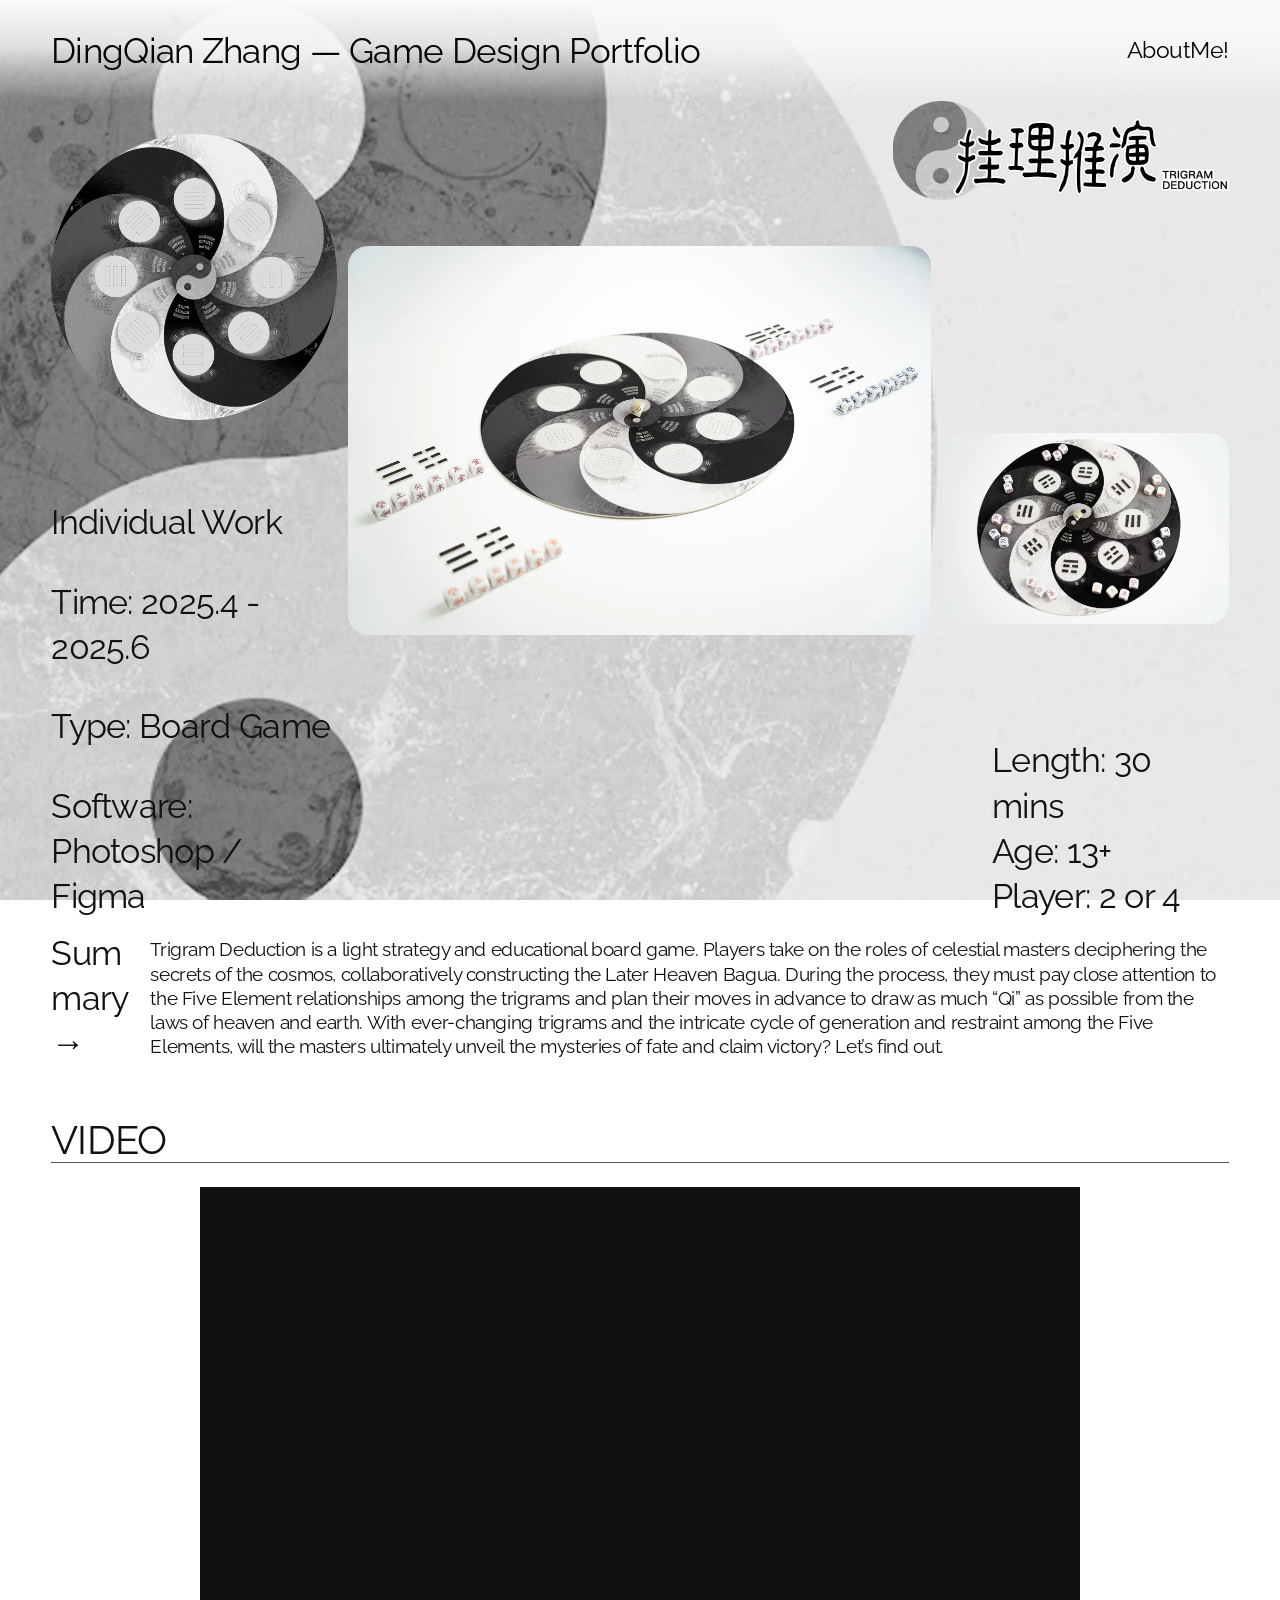
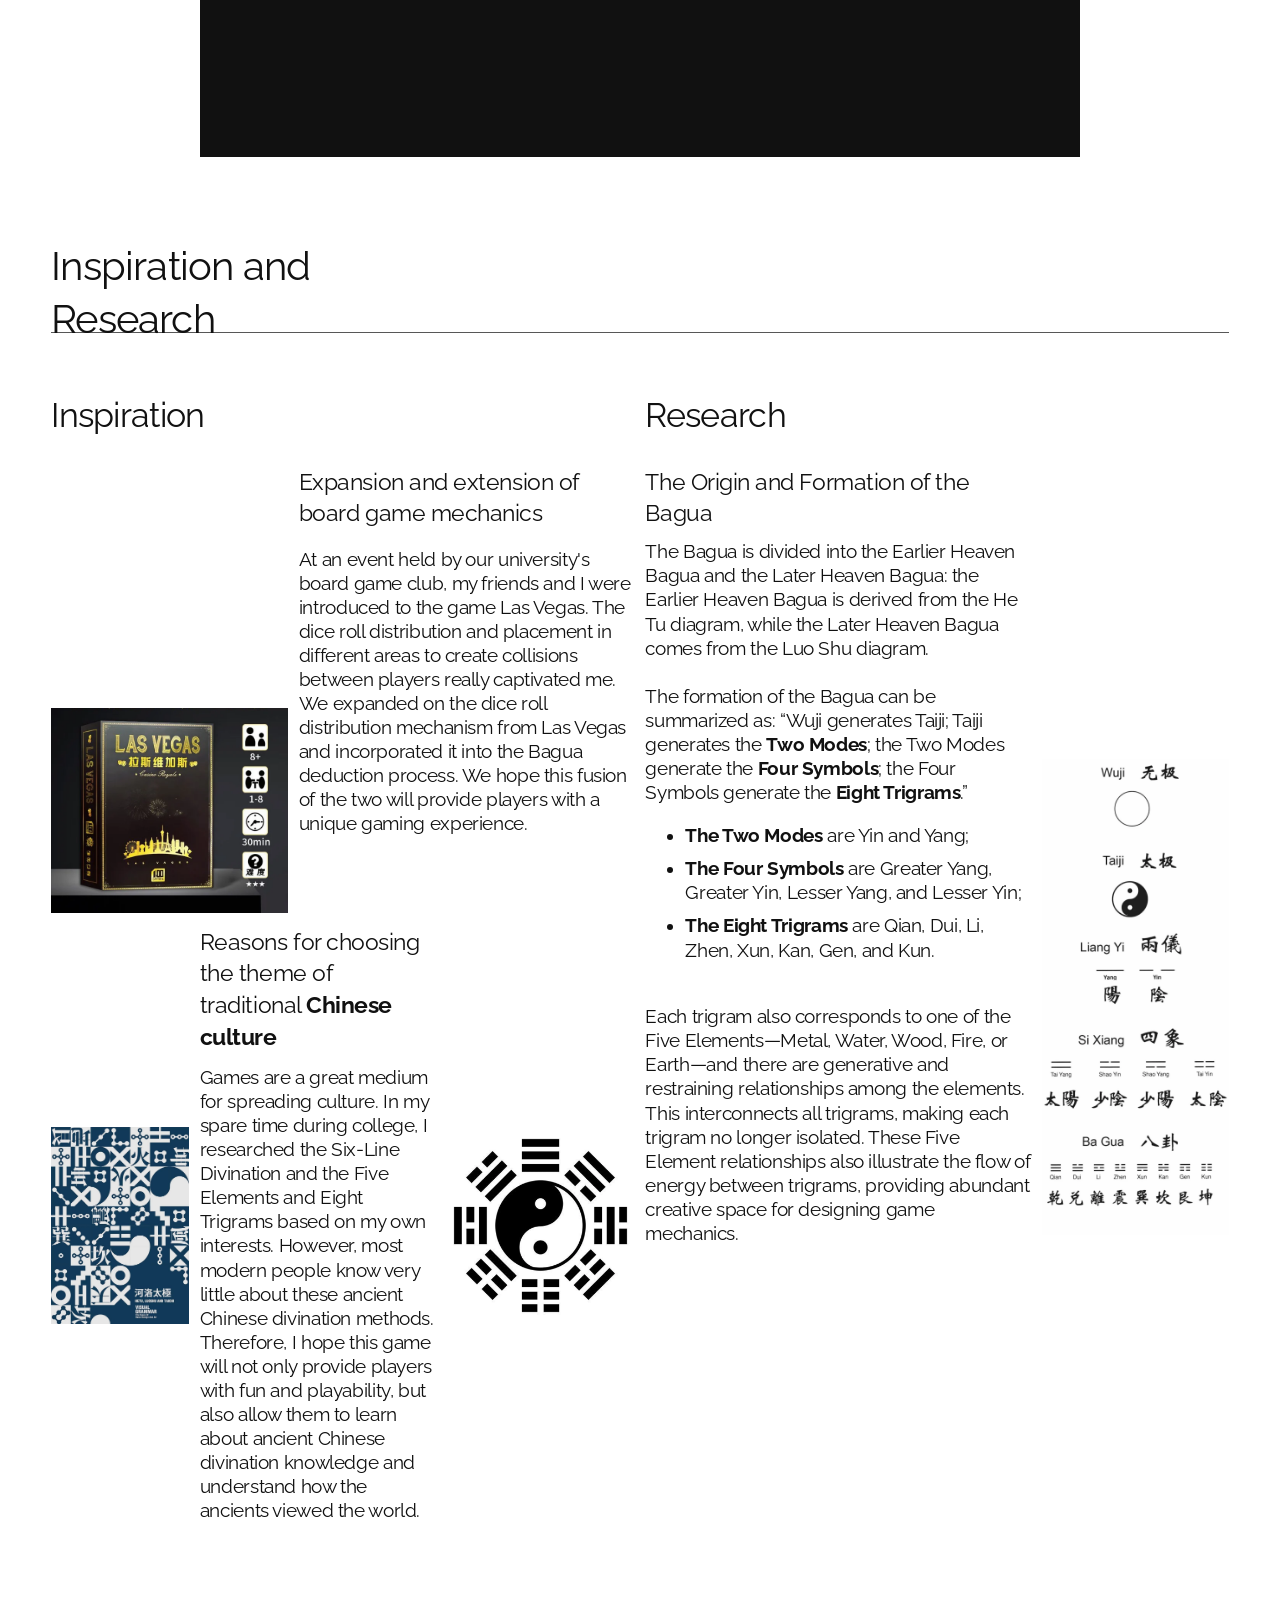
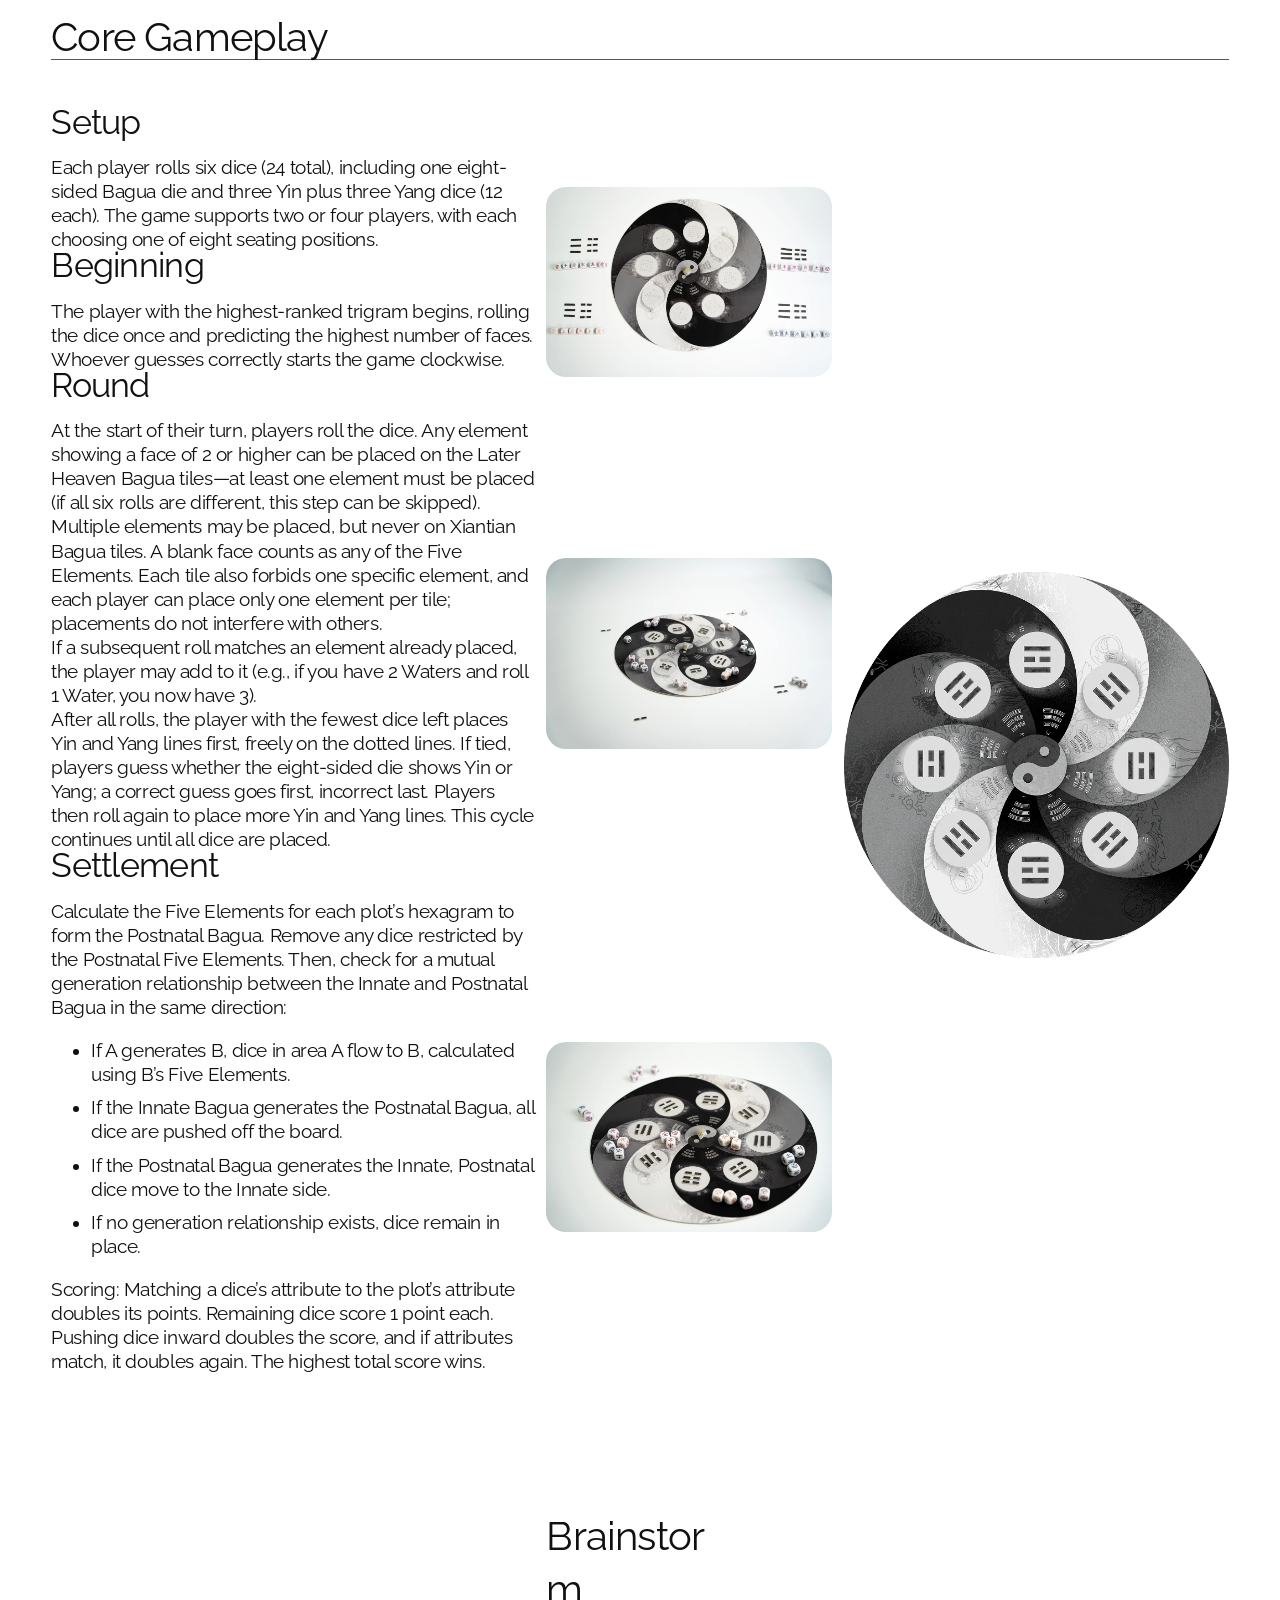
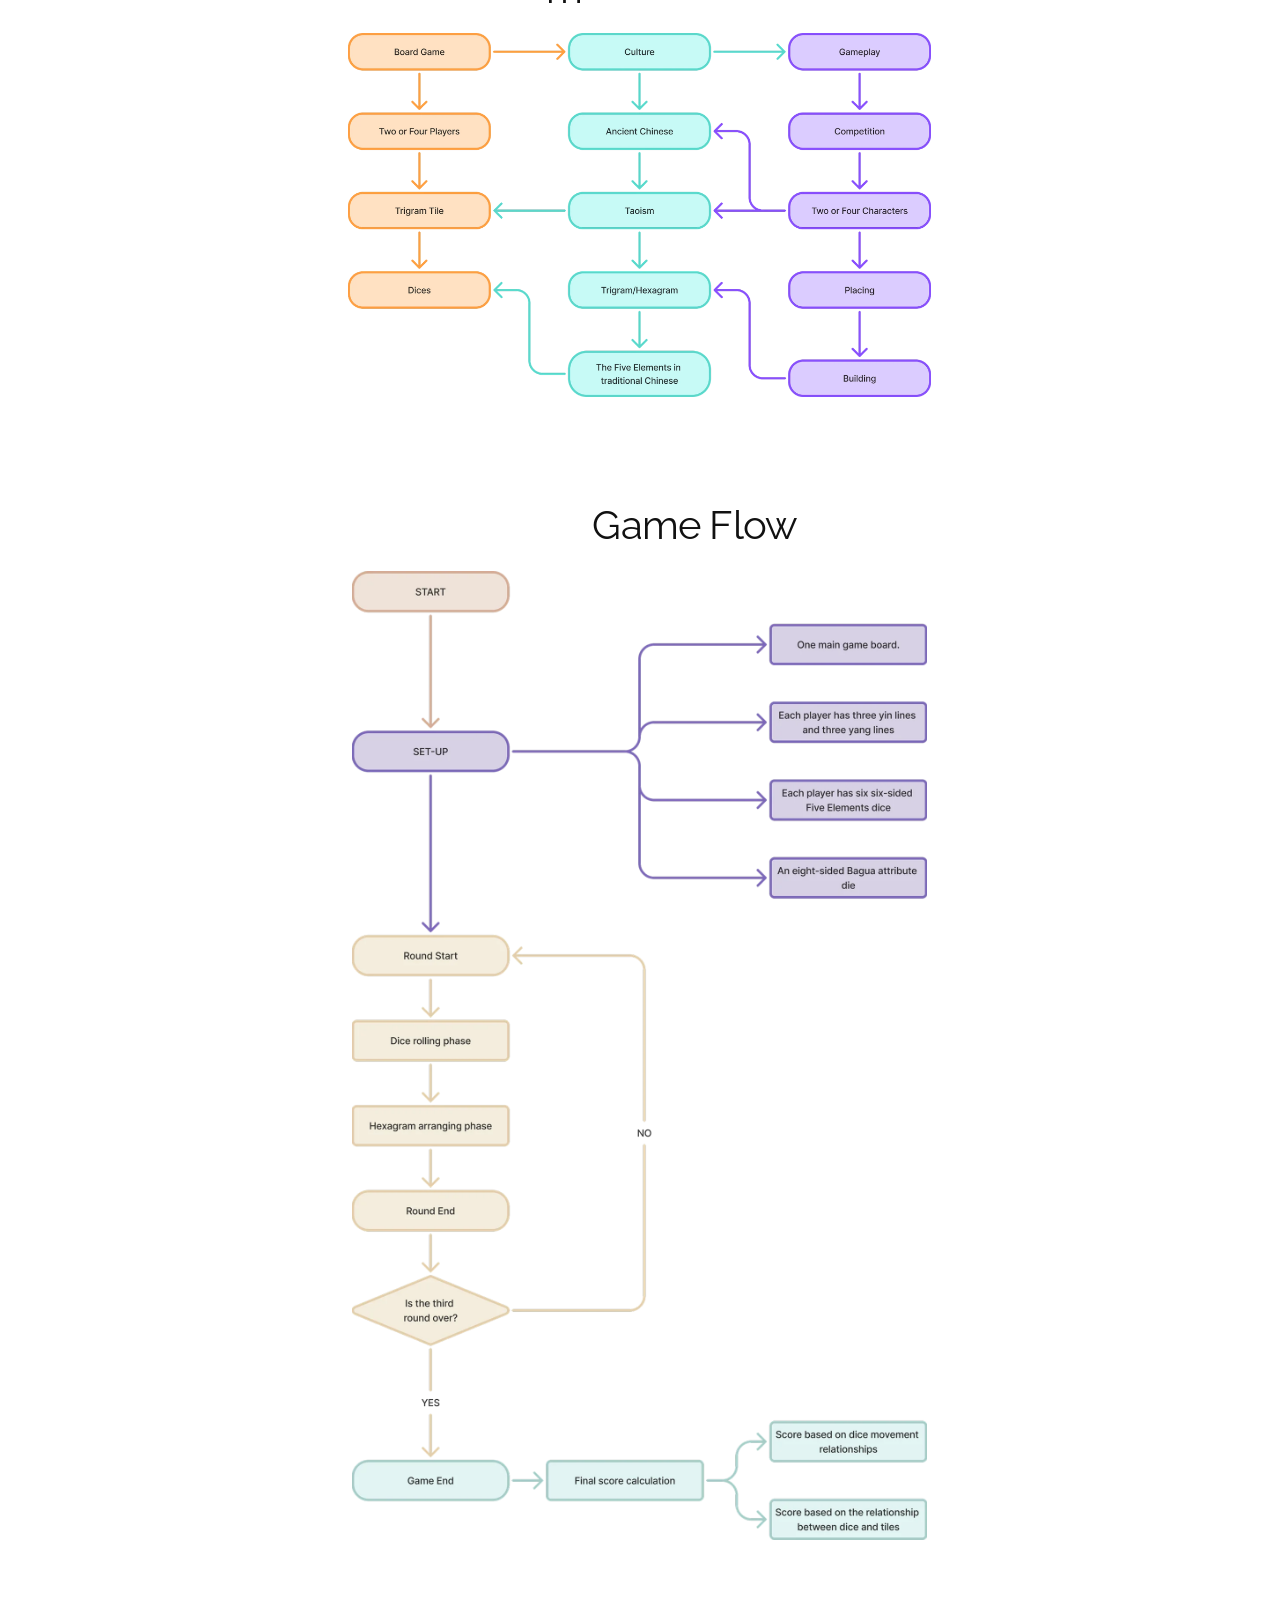
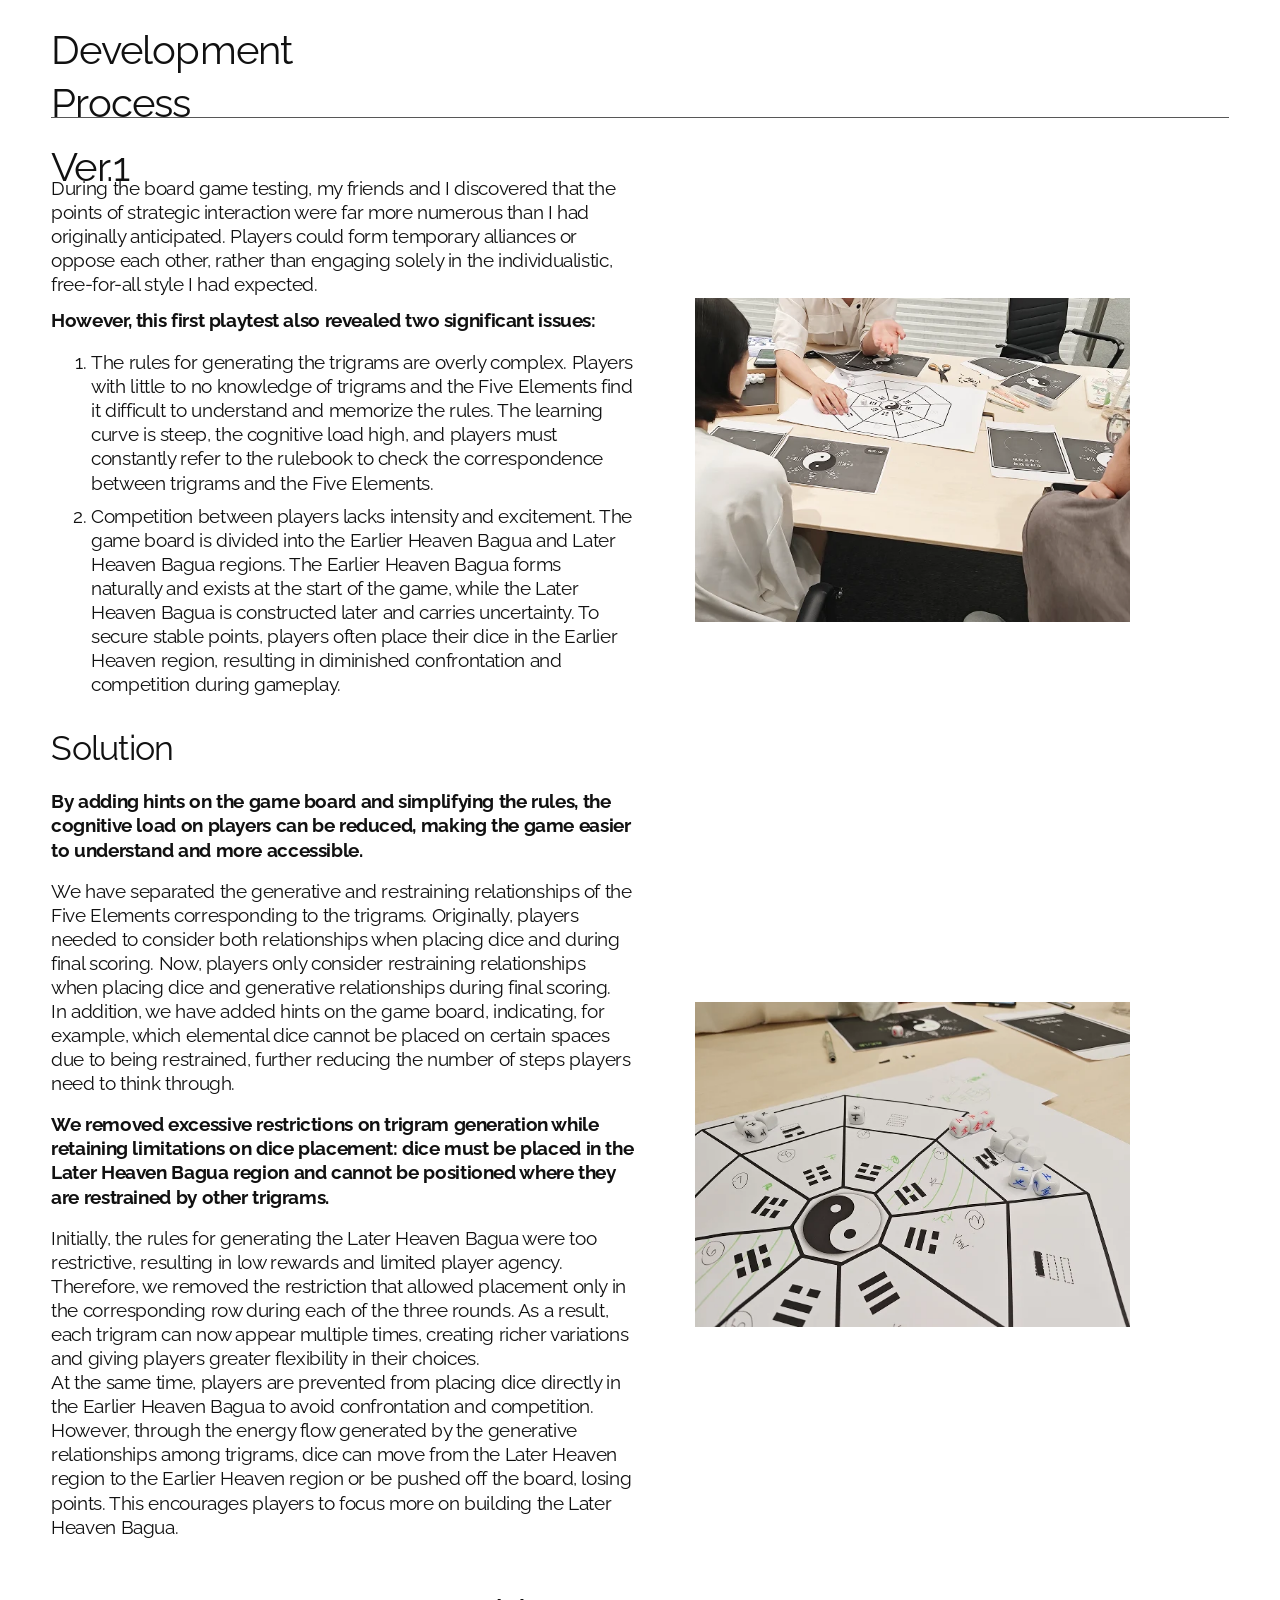
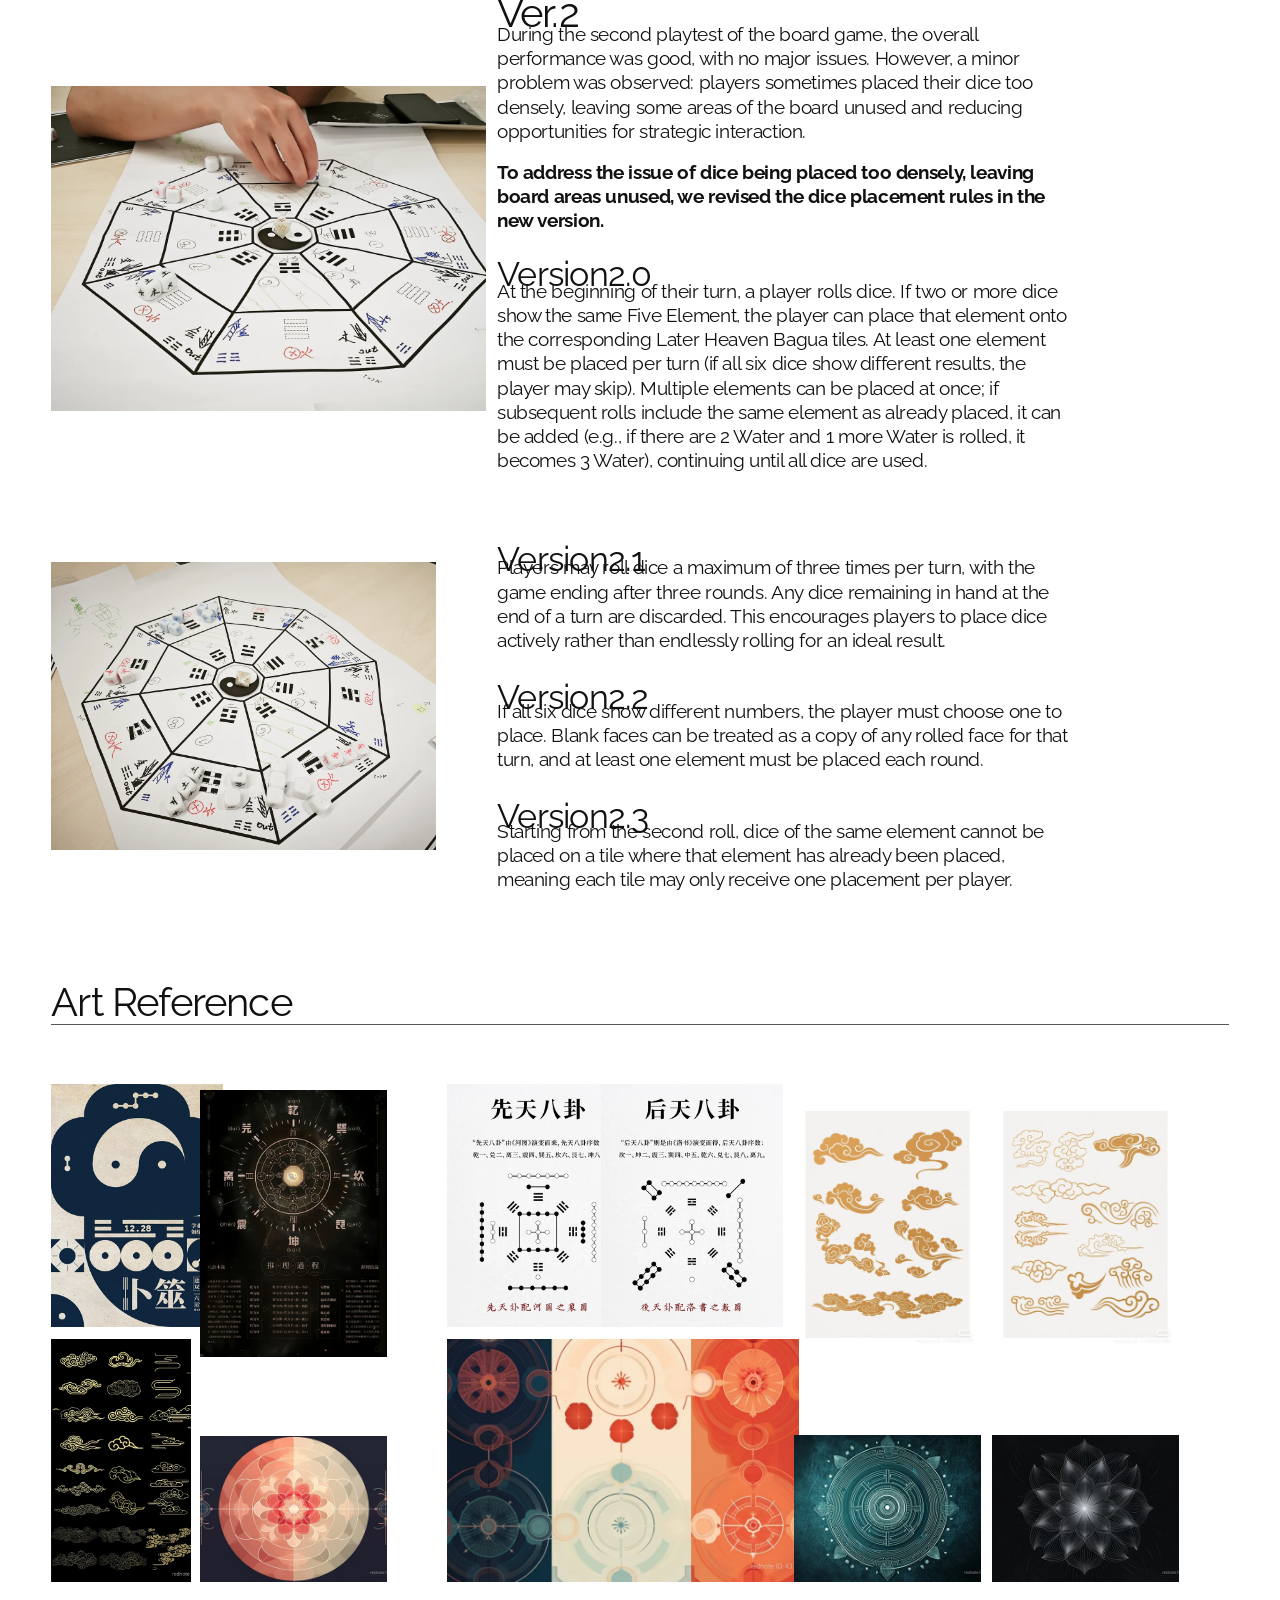
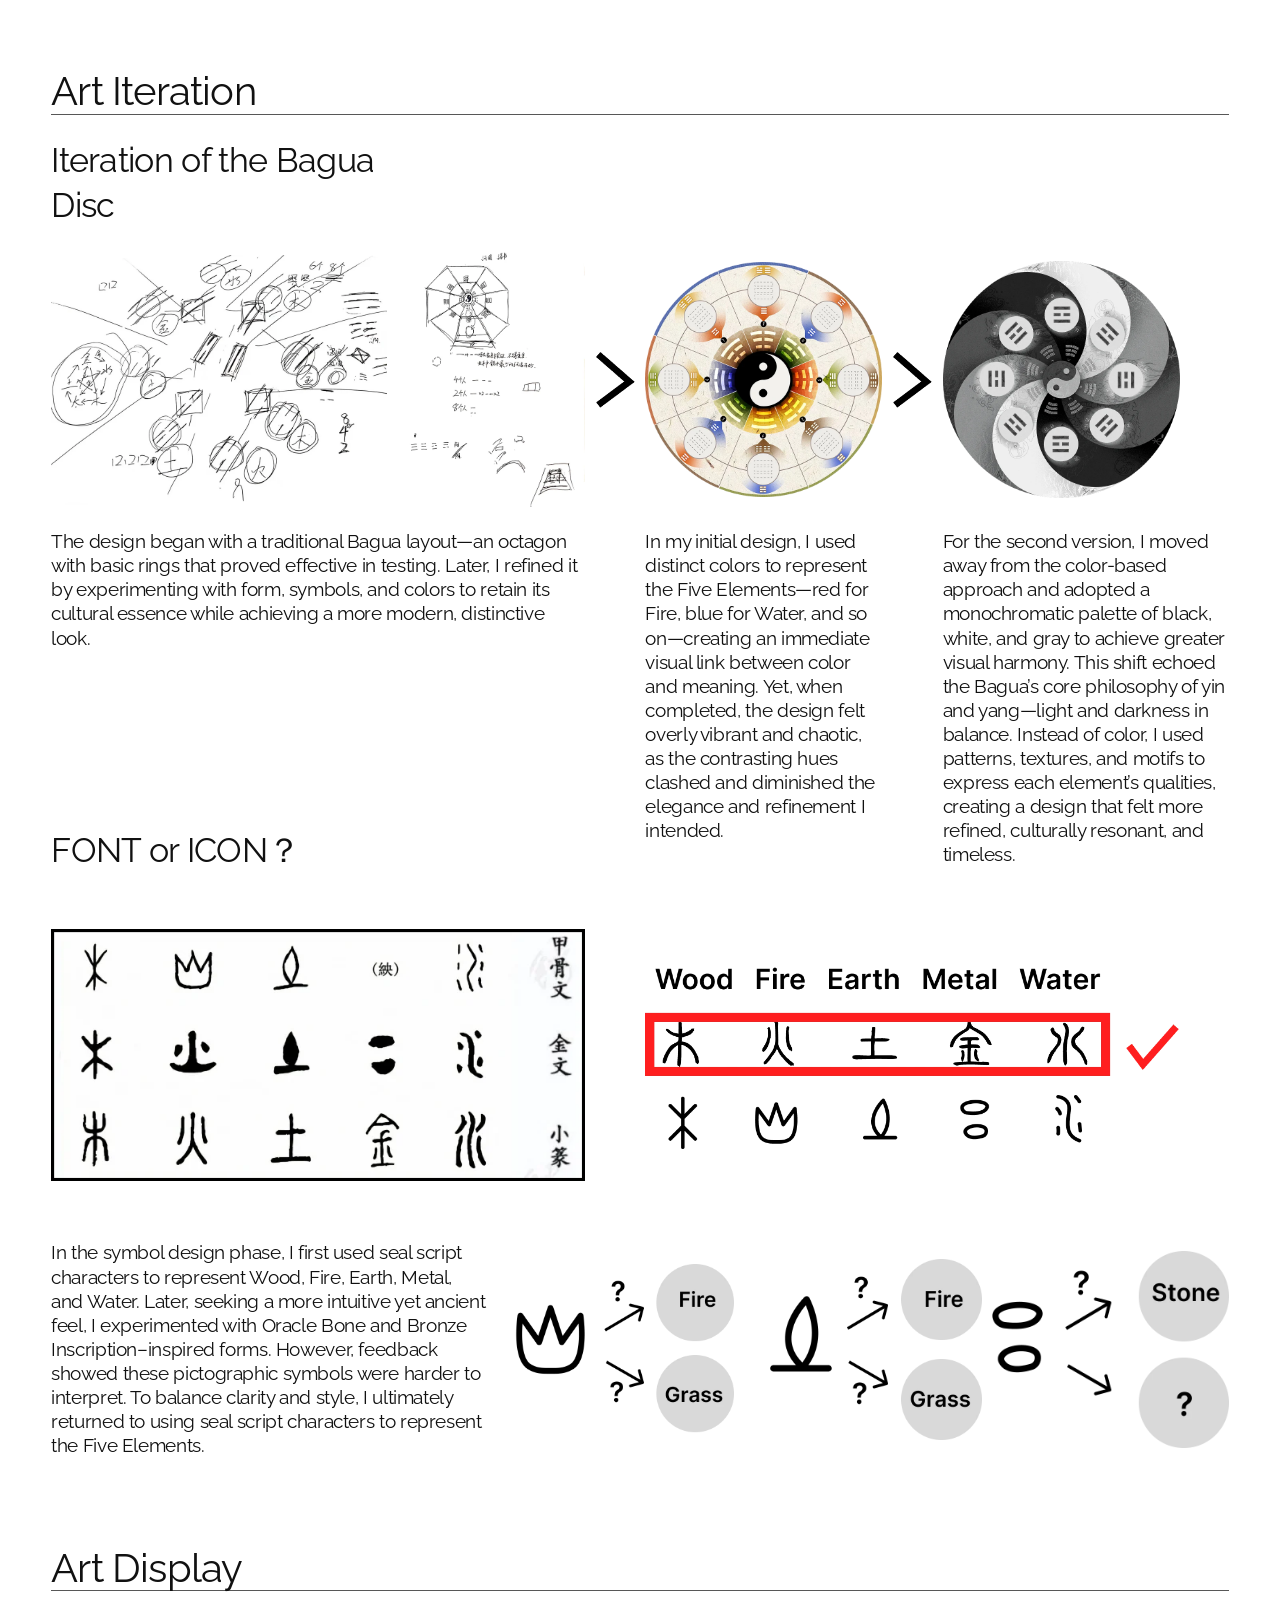
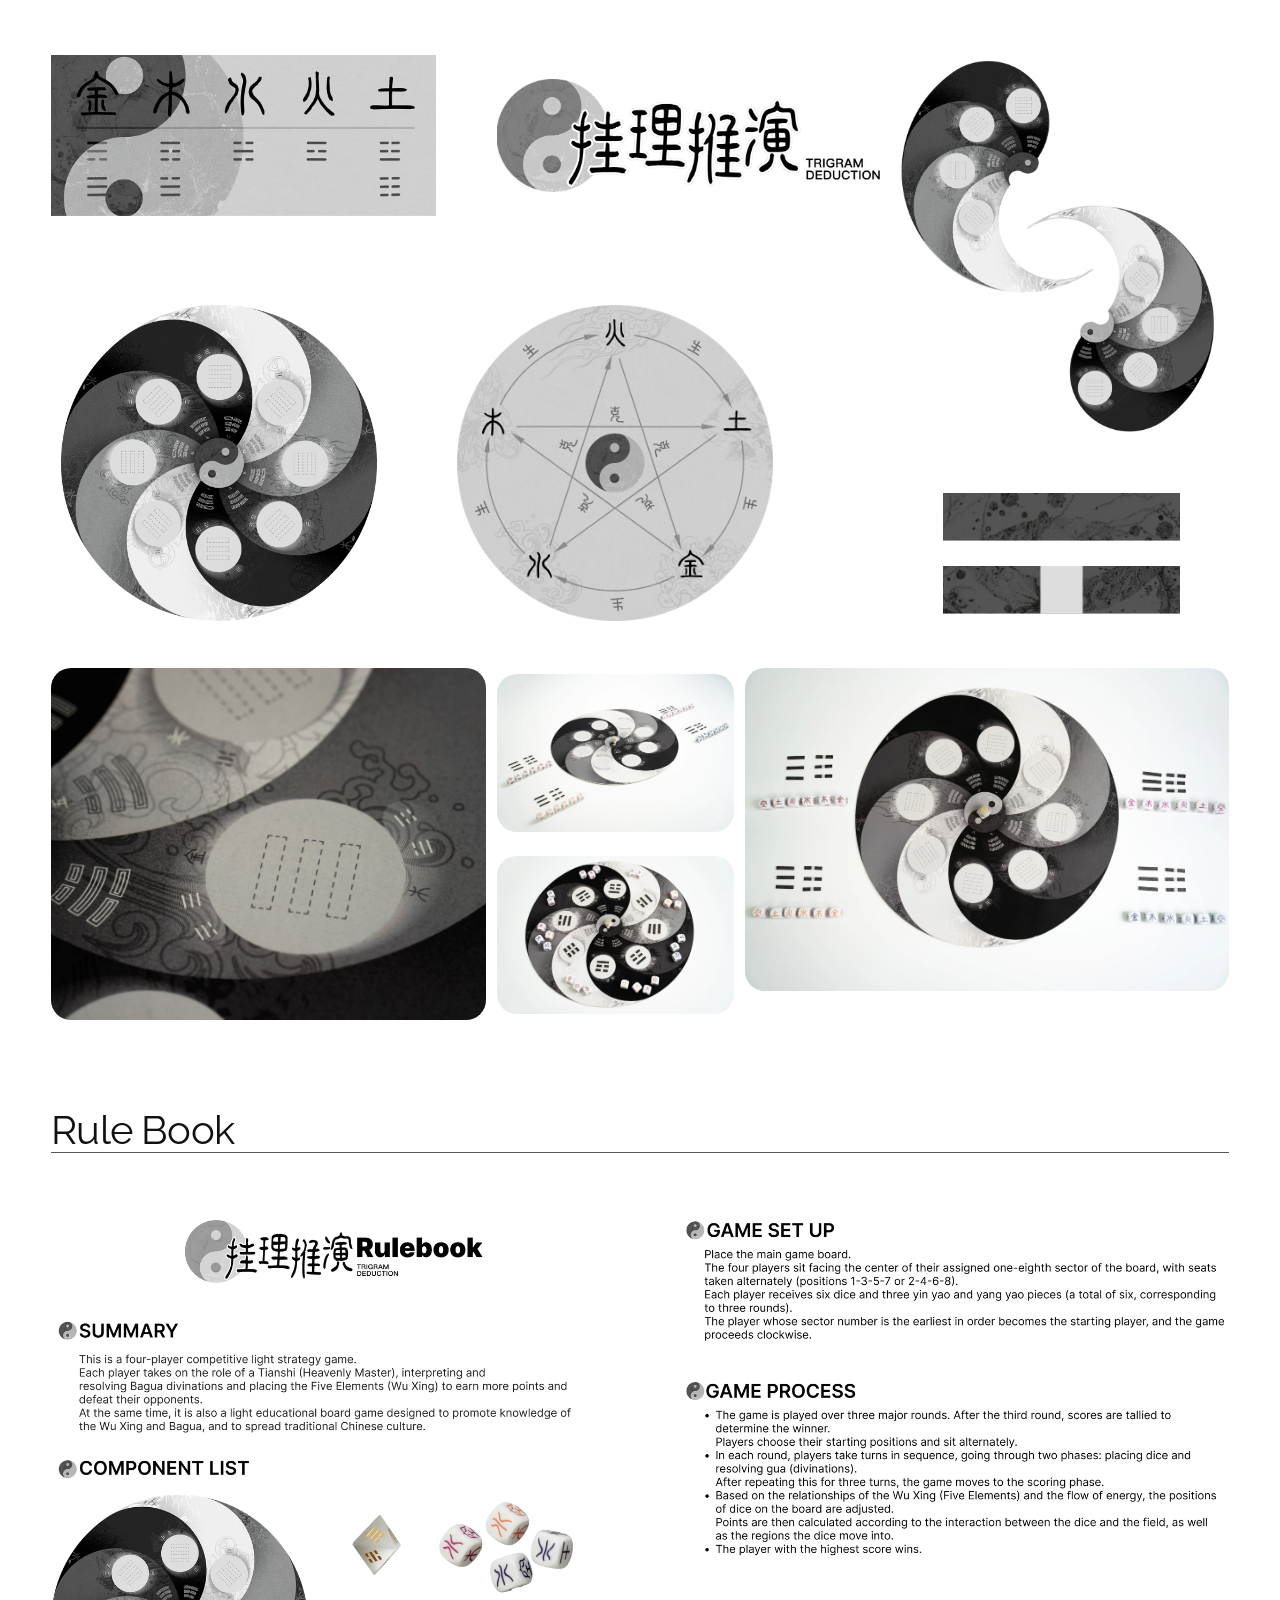
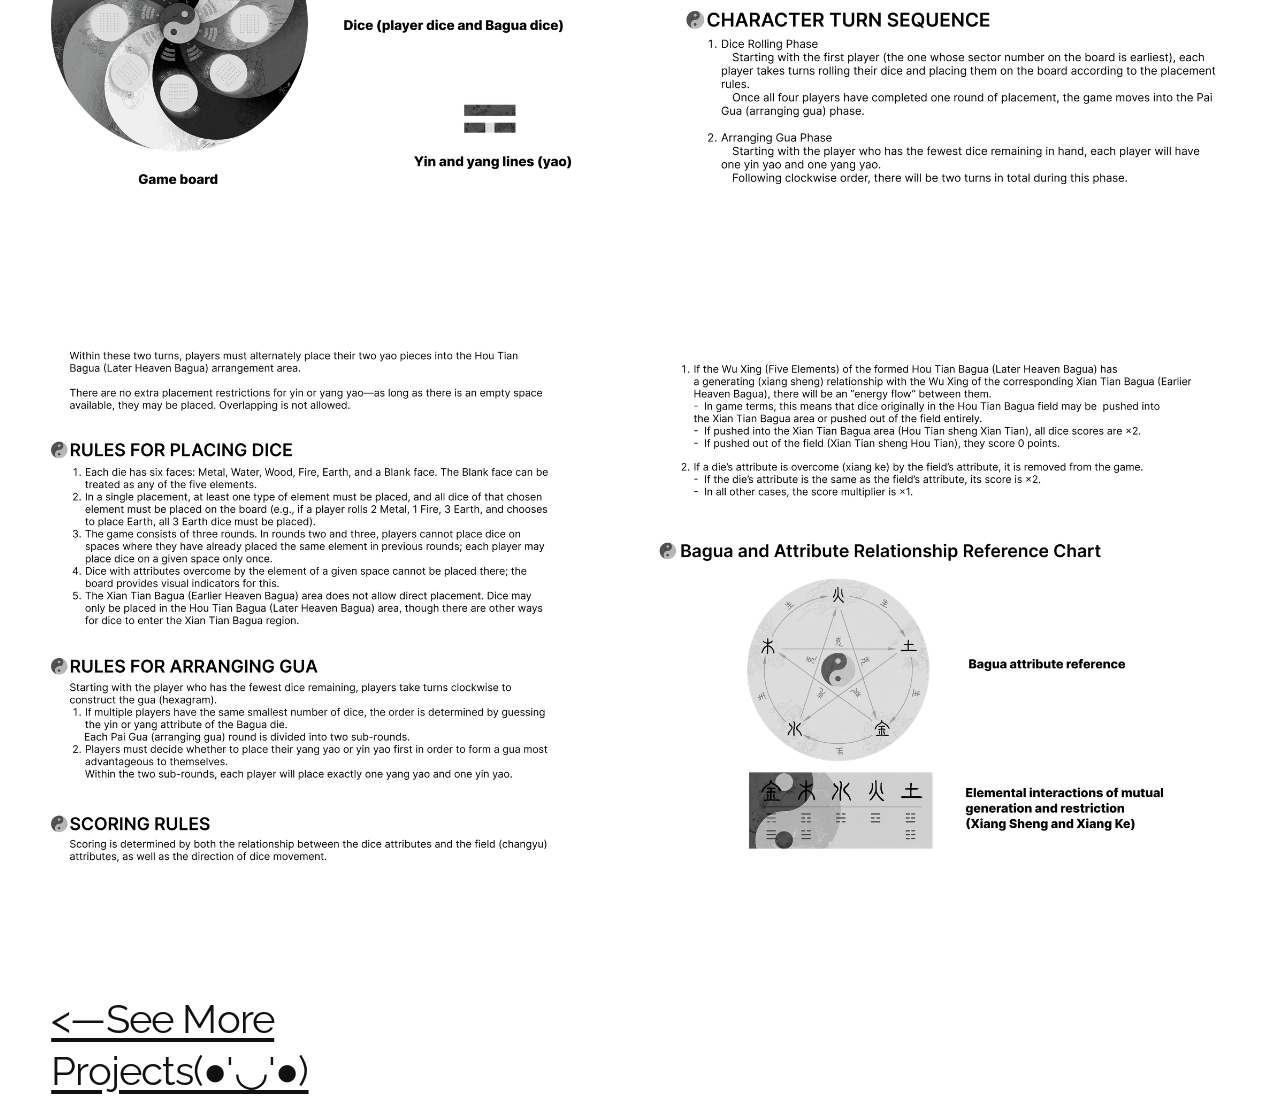
<file: trigramdeduction/index.html>
<!doctype html>
<html lang="en">
<head>
  <meta charset="utf-8">
  <meta name="viewport" content="width=device-width, initial-scale=1">
  <meta name="description" content="DingQian Zhang's game design portfolio and projects.">
  <title>TrigramDeduction — DingQian Zhang</title>
  <link rel="preconnect" href="https://fonts.googleapis.com">
  <link rel="preconnect" href="https://fonts.gstatic.com" crossorigin>
  <link href="https://fonts.googleapis.com/css2?family=Raleway:wght@300;400;500;600;700&display=swap" rel="stylesheet">
  <link rel="stylesheet" href="/styles/site.css">
  <link rel="stylesheet" href="/styles/pages/trigramdeduction.css">
  <script src="/scripts/site.js" defer></script>
</head>
<body class="page-trigramdeduction">
  <a class="skip-link" href="#main">Skip to Content</a>
  <header class="site-header">
    <a class="site-title" href="/">DingQian Zhang — Game Design Portfolio</a>
    <nav class="desktop-nav" aria-label="Main navigation"><a href="/aboutme/">AboutMe!</a></nav>
    <button class="menu-toggle" type="button" aria-label="Open Menu" aria-controls="mobile-menu" aria-expanded="false"><span></span><span></span></button>
    <nav class="mobile-nav" id="mobile-menu" aria-label="Mobile navigation" hidden><a href="/aboutme/">AboutMe!</a></nav>
  </header>
  <main id="main"><h1 class="visually-hidden">TrigramDeduction</h1><section class="portfolio-section light" style="background-image:url('/media/trigramdeduction/001.webp')"><div class="fluid-engine fe-692c0074d391a34aaf557690"><div class="fe-block fe-block-yui_3_17_2_1_1764496463335_2905"><div class="sqs-block image-block fit-contain image-align-left" style="--image-ratio:1.0;--image-position:50% 50%;"><div class="image-frame"><img src="/media/trigramdeduction/002.webp" width="2200" height="2200" alt="" loading="eager" decoding="async"></div></div></div>
<div class="fe-block fe-block-yui_3_17_2_1_1764496463335_3768"><div class="sqs-block"><div class="sqs-html-content"><h3 style="white-space:pre-wrap;">Individual Work</h3><h3 style="white-space:pre-wrap;">Time: 2025.4 - 2025.6</h3><h3 style="white-space:pre-wrap;">Type: Board Game</h3><h3 style="white-space:pre-wrap;">Software: Photoshop / Figma</h3></div></div></div>
<div class="fe-block fe-block-yui_3_17_2_1_1764496463335_971183"><div class="sqs-block"><div class="sqs-html-content"><h3 style="white-space:pre-wrap;">Summary→</h3></div></div></div>
<div class="fe-block fe-block-13e97b2c1c4020af1aad"><div class="sqs-block"><div class="sqs-html-content"><p class="" style="white-space:pre-wrap;">Trigram Deduction is a light strategy and educational board game. Players take on the roles of celestial masters deciphering the secrets of the cosmos, collaboratively constructing the Later Heaven Bagua. During the process, they must pay close attention to the Five Element relationships among the trigrams and plan their moves in advance to draw as much “Qi” as possible from the laws of heaven and earth. With ever-changing trigrams and the intricate cycle of generation and restraint among the Five Elements, will the masters ultimately unveil the mysteries of fate and claim victory? Let’s find out.</p></div></div></div>
<div class="fe-block fe-block-yui_3_17_2_1_1764496463335_220356"><div class="sqs-block"><div class="sqs-html-content"><h2 style="white-space:pre-wrap;">VIDEO</h2></div></div></div>
<div class="fe-block fe-block-yui_3_17_2_1_1764496463335_465056"><div class="sqs-block"><div class="sqs-html-content"><h3 style="white-space:pre-wrap;">Inspiration</h3></div></div></div>
<div class="fe-block fe-block-yui_3_17_2_1_1764496463335_484612"><div class="sqs-block image-block fit-contain image-align-left" style="--image-ratio:1.1535580524344569;--image-position:50% 50%;"><div class="image-frame"><img src="/media/trigramdeduction/003.webp" width="616" height="534" alt="" loading="eager" decoding="async"></div></div></div>
<div class="fe-block fe-block-9c9e9c03c22178d2c371"><div class="sqs-block image-block fit-contain image-align-center" style="--image-ratio:0.7006369426751592;--image-position:50% 50%;"><div class="image-frame"><img src="/media/trigramdeduction/004.webp" width="1320" height="1884" alt="" loading="eager" decoding="async"></div></div></div>
<div class="fe-block fe-block-yui_3_17_2_1_1764496463335_609646"><div class="sqs-block"><div class="sqs-html-content"><p class="" style="white-space:pre-wrap;">At an event held by our university's board game club, my friends and I were introduced to the game Las Vegas. The dice roll distribution and placement in different areas to create collisions between players really captivated me. We expanded on the dice roll distribution mechanism from Las Vegas and incorporated it into the Bagua deduction process. We hope this fusion of the two will provide players with a unique gaming experience.</p></div></div></div>
<div class="fe-block fe-block-55e302c23b2cdf5361b4"><div class="sqs-block"><div class="sqs-html-content"><p class="" style="white-space:pre-wrap;">Games are a great medium for spreading culture. In my spare time during college, I researched the Six-Line Divination and the Five Elements and Eight Trigrams based on my own interests. However, most modern people know very little about these ancient Chinese divination methods. Therefore, I hope this game will not only provide players with fun and playability, but also allow them to learn about ancient Chinese divination knowledge and understand how the ancients viewed the world.</p></div></div></div>
<div class="fe-block fe-block-1c171f7d6977bc7cd7b7"><div class="sqs-block"><div class="sqs-html-content"><h2 style="white-space:pre-wrap;">Core Gameplay</h2></div></div></div>
<div class="fe-block fe-block-yui_3_17_2_1_1764941099005_53993"><div class="sqs-block"><div class="sqs-html-content"><h3 style="white-space:pre-wrap;">Setup</h3></div></div></div>
<div class="fe-block fe-block-yui_3_17_2_1_1764941099005_97407"><div class="sqs-block"><div class="sqs-html-content"><p class="" style="white-space:pre-wrap;">Each player rolls six dice (24 total), including one eight-sided Bagua die and three Yin plus three Yang dice (12 each). The game supports two or four players, with each choosing one of eight seating positions.</p></div></div></div>
<div class="fe-block fe-block-yui_3_17_2_1_1764496463335_2342"><div class="sqs-block image-block fit-contain image-align-center" style="--image-ratio:3.403314917127072;--image-position:50% 50%;"><div class="image-frame"><img src="/media/trigramdeduction/005.webp" width="2200" height="646" alt="" loading="eager" decoding="async"></div></div></div>
<div class="fe-block fe-block-60e2963bf4308ababa95"><div class="sqs-block image-block fit-contain image-align-right" style="--image-ratio:1.5;--image-radius:20px 20px 20px 20px;--image-position:50% 50%;"><div class="image-frame"><img src="/media/trigramdeduction/006.webp" width="2200" height="1467" alt="" loading="eager" decoding="async"></div></div></div>
<div class="fe-block fe-block-55562efa5f8b49629bf5"><div class="sqs-block"><div class="sqs-html-content"><h3 style="white-space:pre-wrap;">Research</h3></div></div></div>
<div class="fe-block fe-block-16d1b873810d0779f394"><div class="sqs-block image-block fit-contain image-align-left" style="--image-ratio:1.6046213093709885;--image-position:50% 50%;"><div class="image-frame"><img src="/media/trigramdeduction/007.webp" width="2200" height="1371" alt="" loading="eager" decoding="async"></div></div></div>
<div class="fe-block fe-block-yui_3_17_2_1_1764941099005_663039"><div class="sqs-block image-block fit-contain image-align-center" style="--image-ratio:0.5936952714535902;--image-position:50% 50%;"><div class="image-frame"><img src="/media/trigramdeduction/008.webp" width="1306" height="2200" alt="" loading="eager" decoding="async"></div></div></div>
<div class="fe-block fe-block-68d2690435ef6346bb28"><div class="sqs-block image-block fit-contain image-align-center" style="--image-ratio:1.5;--image-radius:20px 20px 20px 20px;--image-position:50% 50%;"><div class="image-frame"><img src="/media/trigramdeduction/009.webp" width="2200" height="1467" alt="" loading="eager" decoding="async"></div></div></div>
<div class="fe-block fe-block-1ffcf5a6b2ebc9b86019"><div class="sqs-block"><div class="sqs-html-content"><h3 style="white-space:pre-wrap;">Length: 30 mins<br>Age: 13+<br>Player: 2 or 4</h3></div></div></div>
<div class="fe-block fe-block-yui_3_17_2_1_1764496463335_251831"><div class="sqs-block"><hr aria-hidden="true"></div></div>
<div class="fe-block fe-block-yui_3_17_2_1_1764496463335_271979"><div class="sqs-block video-block"><iframe src="https://www.youtube-nocookie.com/embed/AYaf3UySAeo" title="TrigramDeduction — Project video" loading="lazy" referrerpolicy="strict-origin-when-cross-origin" allow="accelerometer; autoplay; clipboard-write; encrypted-media; gyroscope; picture-in-picture; web-share" allowfullscreen></iframe></div></div>
<div class="fe-block fe-block-c183c345e5aa01030943"><div class="sqs-block"><div class="sqs-html-content"><h2 style="white-space:pre-wrap;">Inspiration and Research</h2></div></div></div>
<div class="fe-block fe-block-yui_3_17_2_1_1764496463335_450302"><div class="sqs-block"><hr aria-hidden="true"></div></div>
<div class="fe-block fe-block-yui_3_17_2_1_1764496463335_532847"><div class="sqs-block"><div class="sqs-html-content"><h4 style="white-space:pre-wrap;">Expansion and extension of board game mechanics</h4></div></div></div>
<div class="fe-block fe-block-563bb9e0244543a80b57"><div class="sqs-block"><div class="sqs-html-content"><h4 style="white-space:pre-wrap;">Reasons for choosing the theme of traditional <strong>Chinese culture</strong></h4></div></div></div>
<div class="fe-block fe-block-yui_3_17_2_1_1764496463335_700791"><div class="sqs-block image-block fit-contain image-align-center" style="--image-ratio:1.0;--image-position:50% 50%;"><div class="image-frame"><img src="/media/trigramdeduction/010.webp" width="1392" height="1392" alt="" loading="lazy" decoding="async"></div></div></div>
<div class="fe-block fe-block-040f4efbe33c9d61fb7e"><div class="sqs-block image-block fit-contain image-align-left" style="--image-ratio:2.1139240506329116;--image-position:50% 50%;"><div class="image-frame"><img src="/media/trigramdeduction/011.webp" width="668" height="316" alt="" loading="lazy" decoding="async"></div></div></div>
<div class="fe-block fe-block-a5e0df034d4462448be7"><div class="sqs-block"><div class="sqs-html-content"><p class="" style="white-space:pre-wrap;">In the symbol design phase, I first used seal script characters to represent Wood, Fire, Earth, Metal, and Water. Later, seeking a more intuitive yet ancient feel, I experimented with Oracle Bone and Bronze Inscription–inspired forms. However, feedback showed these pictographic symbols were harder to interpret. To balance clarity and style, I ultimately returned to using seal script characters to represent the Five Elements.</p></div></div></div>
<div class="fe-block fe-block-yui_3_17_2_1_1764999441088_872278"><div class="sqs-block image-block fit-contain image-align-center" style="--image-ratio:0.6862745098039216;--image-position:50% 50%;"><div class="image-frame"><img src="/media/trigramdeduction/012.webp" width="70" height="102" alt="" loading="lazy" decoding="async"></div></div></div>
<div class="fe-block fe-block-5605a009d0f1bb15824e"><div class="sqs-block"><div class="sqs-html-content"><h4 style="white-space:pre-wrap;">The Origin and Formation of the Bagua</h4></div></div></div>
<div class="fe-block fe-block-8281c8aa970335c37f73"><div class="sqs-block"><div class="sqs-html-content"><p class="" style="white-space:pre-wrap;">The Bagua is divided into the Earlier Heaven Bagua and the Later Heaven Bagua: the Earlier Heaven Bagua is derived from the He Tu diagram, while the Later Heaven Bagua comes from the Luo Shu diagram.<br><br>The formation of the Bagua can be summarized as: “Wuji generates Taiji; Taiji generates the <strong>Two Modes</strong>; the Two Modes generate the <strong>Four Symbols</strong>; the Four Symbols generate the <strong>Eight Trigrams</strong>.”<br></p><ul><li><p class="" style="white-space:pre-wrap;"><strong>The Two Modes</strong> are Yin and Yang;</p></li><li><p class="" style="white-space:pre-wrap;"><strong>The Four Symbols</strong> are Greater Yang, Greater Yin, Lesser Yang, and Lesser Yin;</p></li><li><p class="" style="white-space:pre-wrap;"><strong>The Eight Trigrams </strong>are Qian, Dui, Li, Zhen, Xun, Kan, Gen, and Kun.</p></li></ul><p class="" style="white-space:pre-wrap;"><br>Each trigram also corresponds to one of the Five Elements—Metal, Water, Wood, Fire, or Earth—and there are generative and restraining relationships among the elements. This interconnects all trigrams, making each trigram no longer isolated. These Five Element relationships also illustrate the flow of energy between trigrams, providing abundant creative space for designing game mechanics.</p></div></div></div>
<div class="fe-block fe-block-yui_3_17_2_1_1764496463335_858746"><div class="sqs-block image-block fit-contain image-align-center" style="--image-ratio:0.39279869067103107;--image-position:50% 50%;"><div class="image-frame"><img src="/media/trigramdeduction/013.webp" width="864" height="2200" alt="" loading="lazy" decoding="async"></div></div></div>
<div class="fe-block fe-block-e79a89d7bb719d1df3c3"><div class="sqs-block"><hr aria-hidden="true"></div></div>
<div class="fe-block fe-block-090ff303b5ddc8b5622d"><div class="sqs-block"><div class="sqs-html-content"><h3 style="white-space:pre-wrap;">Beginning</h3></div></div></div>
<div class="fe-block fe-block-ca58a4a4ae287adc7754"><div class="sqs-block"><div class="sqs-html-content"><p class="" style="white-space:pre-wrap;">The player with the highest-ranked trigram begins, rolling the dice once and predicting the highest number of faces. Whoever guesses correctly starts the game clockwise.</p></div></div></div>
<div class="fe-block fe-block-eb4e18d1691a564b2c29"><div class="sqs-block"><div class="sqs-html-content"><h3 style="white-space:pre-wrap;">Round</h3></div></div></div>
<div class="fe-block fe-block-3ff44e3e96c30efc6be8"><div class="sqs-block"><div class="sqs-html-content"><p class="" style="white-space:pre-wrap;">At the start of their turn, players roll the dice. Any element showing a face of 2 or higher can be placed on the Later Heaven Bagua tiles—at least one element must be placed (if all six rolls are different, this step can be skipped). Multiple elements may be placed, but never on Xiantian Bagua tiles. A blank face counts as any of the Five Elements. Each tile also forbids one specific element, and each player can place only one element per tile; placements do not interfere with others.<br>If a subsequent roll matches an element already placed, the player may add to it (e.g., if you have 2 Waters and roll 1 Water, you now have 3).<br>After all rolls, the player with the fewest dice left places Yin and Yang lines first, freely on the dotted lines. If tied, players guess whether the eight-sided die shows Yin or Yang; a correct guess goes first, incorrect last. Players then roll again to place more Yin and Yang lines. This cycle continues until all dice are placed.</p></div></div></div>
<div class="fe-block fe-block-225cec6fde501b1b7653"><div class="sqs-block"><div class="sqs-html-content"><h3 style="white-space:pre-wrap;">Settlement</h3></div></div></div>
<div class="fe-block fe-block-730efed2690836cf9c3c"><div class="sqs-block"><div class="sqs-html-content"><p class="" style="white-space:pre-wrap;">Calculate the Five Elements for each plot’s hexagram to form the Postnatal Bagua. Remove any dice restricted by the Postnatal Five Elements. Then, check for a mutual generation relationship between the Innate and Postnatal Bagua in the same direction:<br></p><ul><li><p class="" style="white-space:pre-wrap;">If A generates B, dice in area A flow to B, calculated using B’s Five Elements.</p></li><li><p class="" style="white-space:pre-wrap;">If the Innate Bagua generates the Postnatal Bagua, all dice are pushed off the board.</p></li><li><p class="" style="white-space:pre-wrap;">If the Postnatal Bagua generates the Innate, Postnatal dice move to the Innate side.</p></li><li><p class="" style="white-space:pre-wrap;">If no generation relationship exists, dice remain in place.</p></li></ul><p class="" style="white-space:pre-wrap;">Scoring: Matching a dice’s attribute to the plot’s attribute doubles its points. Remaining dice score 1 point each. Pushing dice inward doubles the score, and if attributes match, it doubles again. The highest total score wins.</p></div></div></div>
<div class="fe-block fe-block-yui_3_17_2_1_1764941099005_849706"><div class="sqs-block"><div class="sqs-html-content"><h2 style="white-space:pre-wrap;">Development Process</h2></div></div></div>
<div class="fe-block fe-block-669021f7214fe1cc80cf"><div class="sqs-block"><div class="sqs-html-content"><h2 style="white-space:pre-wrap;">Ver.1</h2></div></div></div>
<div class="fe-block fe-block-yui_3_17_2_1_1764941099005_437572"><div class="sqs-block image-block fit-contain image-align-left" style="--image-ratio:1.5;--image-radius:20px 20px 20px 20px;--image-position:50% 50%;"><div class="image-frame"><img src="/media/trigramdeduction/014.webp" width="2200" height="1467" alt="" loading="lazy" decoding="async"></div></div></div>
<div class="fe-block fe-block-6d9e203d552fc3fb19a2"><div class="sqs-block image-block fit-contain image-align-left" style="--image-ratio:1.5;--image-radius:20px 20px 20px 20px;--image-position:50% 50%;"><div class="image-frame"><img src="/media/trigramdeduction/015.webp" width="2200" height="1467" alt="" loading="lazy" decoding="async"></div></div></div>
<div class="fe-block fe-block-ea20f25ce797269b8c4f"><div class="sqs-block image-block fit-contain image-align-left" style="--image-ratio:1.5;--image-radius:20px 20px 20px 20px;--image-position:50% 50%;"><div class="image-frame"><img src="/media/trigramdeduction/016.webp" width="2200" height="1467" alt="" loading="lazy" decoding="async"></div></div></div>
<div class="fe-block fe-block-5b64d17969e299761f69"><div class="sqs-block"><div class="sqs-html-content"><h2 style="white-space:pre-wrap;">      Brainstorm</h2></div></div></div>
<div class="fe-block fe-block-7a10b5f942a7cd35c88a"><div class="sqs-block"><div class="sqs-html-content"><h2 style="white-space:pre-wrap;">     Game Flow</h2></div></div></div>
<div class="fe-block fe-block-9e8b213c4e2ec1b1560d"><div class="sqs-block"><div class="sqs-html-content"><p class="" style="white-space:pre-wrap;"><strong>However, this first playtest also revealed two significant issues:</strong><br></p><ol><li><p class="" style="white-space:pre-wrap;">The rules for generating the trigrams are overly complex. Players with little to no knowledge of trigrams and the Five Elements find it difficult to understand and memorize the rules. The learning curve is steep, the cognitive load high, and players must constantly refer to the rulebook to check the correspondence between trigrams and the Five Elements.</p></li><li><p class="" style="white-space:pre-wrap;">Competition between players lacks intensity and excitement. The game board is divided into the Earlier Heaven Bagua and Later Heaven Bagua regions. The Earlier Heaven Bagua forms naturally and exists at the start of the game, while the Later Heaven Bagua is constructed later and carries uncertainty. To secure stable points, players often place their dice in the Earlier Heaven region, resulting in diminished confrontation and competition during gameplay.</p></li></ol></div></div></div>
<div class="fe-block fe-block-ff0ffa78b6f25d473487"><div class="sqs-block"><div class="sqs-html-content"><p class="" style="white-space:pre-wrap;"><strong>By adding hints on the game board and simplifying the rules, the cognitive load on players can be reduced, making the game easier to understand and more accessible.</strong></p><p class="" style="white-space:pre-wrap;">We have separated the generative and restraining relationships of the Five Elements corresponding to the trigrams. Originally, players needed to consider both relationships when placing dice and during final scoring. Now, players only consider restraining relationships when placing dice and generative relationships during final scoring.<br>In addition, we have added hints on the game board, indicating, for example, which elemental dice cannot be placed on certain spaces due to being restrained, further reducing the number of steps players need to think through.</p><p class="" style="white-space:pre-wrap;"><strong>We removed excessive restrictions on trigram generation while retaining limitations on dice placement: dice must be placed in the Later Heaven Bagua region and cannot be positioned where they are restrained by other trigrams.</strong></p><p class="" style="white-space:pre-wrap;">Initially, the rules for generating the Later Heaven Bagua were too restrictive, resulting in low rewards and limited player agency. Therefore, we removed the restriction that allowed placement only in the corresponding row during each of the three rounds. As a result, each trigram can now appear multiple times, creating richer variations and giving players greater flexibility in their choices.<br>At the same time, players are prevented from placing dice directly in the Earlier Heaven Bagua to avoid confrontation and competition. However, through the energy flow generated by the generative relationships among trigrams, dice can move from the Later Heaven region to the Earlier Heaven region or be pushed off the board, losing points. This encourages players to focus more on building the Later Heaven Bagua.</p></div></div></div>
<div class="fe-block fe-block-72c3d7c823ae66041dac"><div class="sqs-block image-block fit-contain image-align-left" style="--image-ratio:1.3376623376623376;--image-position:50% 50%;"><div class="image-frame"><img src="/media/trigramdeduction/017.webp" width="1236" height="924" alt="" loading="lazy" decoding="async"></div></div></div>
<div class="fe-block fe-block-5754e7e90930020d15f0"><div class="sqs-block image-block fit-contain image-align-left" style="--image-ratio:1.3376623376623376;--image-position:50% 50%;"><div class="image-frame"><img src="/media/trigramdeduction/018.webp" width="1236" height="924" alt="" loading="lazy" decoding="async"></div></div></div>
<div class="fe-block fe-block-c6cf9a6cc2c0dd8c615a"><div class="sqs-block"><div class="sqs-html-content"><h2 style="white-space:pre-wrap;">Art Reference</h2></div></div></div>
<div class="fe-block fe-block-yui_3_17_2_1_1764999441088_340872"><div class="sqs-block image-block fit-contain image-align-left" style="--image-ratio:0.7052631578947368;--image-position:50% 50%;"><div class="image-frame"><img src="/media/trigramdeduction/019.webp" width="536" height="760" alt="" loading="lazy" decoding="async"></div></div></div>
<div class="fe-block fe-block-ace3ada505d307e6a227"><div class="sqs-block image-block fit-contain image-align-right" style="--image-ratio:0.7015706806282722;--image-position:50% 50%;"><div class="image-frame"><img src="/media/trigramdeduction/020.webp" width="536" height="764" alt="" loading="lazy" decoding="async"></div></div></div>
<div class="fe-block fe-block-7c484b28458e5c7a9c25"><div class="sqs-block image-block fit-contain image-align-left" style="--image-ratio:0.5759162303664922;--image-position:50% 50%;"><div class="image-frame"><img src="/media/trigramdeduction/021.webp" width="440" height="764" alt="" loading="lazy" decoding="async"></div></div></div>
<div class="fe-block fe-block-fa2d76a0c49089883aa8"><div class="sqs-block image-block fit-contain image-align-center" style="--image-ratio:1.2771084337349397;--image-position:50% 50%;"><div class="image-frame"><img src="/media/trigramdeduction/022.webp" width="424" height="332" alt="" loading="lazy" decoding="async"></div></div></div>
<div class="fe-block fe-block-c7b3e1b497f55db142a8"><div class="sqs-block"><div class="sqs-html-content"><h2 style="white-space:pre-wrap;">Art Iteration</h2></div></div></div>
<div class="fe-block fe-block-3a5e36e331e9c56655b9"><div class="sqs-block"><div class="sqs-html-content"><h3 style="white-space:pre-wrap;">Iteration of the Bagua Disc</h3></div></div></div>
<div class="fe-block fe-block-yui_3_17_2_1_1764941099005_605297"><div class="sqs-block image-block fit-contain image-align-center" style="--image-ratio:1.0;--image-position:50% 50%;"><div class="image-frame"><img src="/media/trigramdeduction/023.webp" width="696" height="696" alt="" loading="lazy" decoding="async"></div></div></div>
<div class="fe-block fe-block-yui_3_17_2_1_1764941099005_869237"><div class="sqs-block"><hr aria-hidden="true"></div></div>
<div class="fe-block fe-block-yui_3_17_2_1_1764941099005_922152"><div class="sqs-block"><div class="sqs-html-content"><p class="" style="white-space:pre-wrap;">During the board game testing, my friends and I discovered that the points of strategic interaction were far more numerous than I had originally anticipated. Players could form temporary alliances or oppose each other, rather than engaging solely in the individualistic, free-for-all style I had expected.</p></div></div></div>
<div class="fe-block fe-block-7f38cec5b0164935c02f"><div class="sqs-block"><div class="sqs-html-content"><h3 style="white-space:pre-wrap;">Solution</h3></div></div></div>
<div class="fe-block fe-block-a5492700656a3d346666"><div class="sqs-block"><div class="sqs-html-content"><h3 style="white-space:pre-wrap;">FONT or ICON？</h3></div></div></div>
<div class="fe-block fe-block-yui_3_17_2_1_1764941099005_965571"><div class="sqs-block image-block fit-contain image-align-center" style="--image-ratio:1.3391304347826087;--image-position:50% 50%;"><div class="image-frame"><img src="/media/trigramdeduction/024.webp" width="616" height="460" alt="" loading="lazy" decoding="async"></div></div></div>
<div class="fe-block fe-block-c9319389b22469f47123"><div class="sqs-block image-block fit-contain image-align-center" style="--image-ratio:1.3391304347826087;--image-position:50% 50%;"><div class="image-frame"><img src="/media/trigramdeduction/025.webp" width="616" height="460" alt="" loading="lazy" decoding="async"></div></div></div>
<div class="fe-block fe-block-4e65e759fe3f9f598c69"><div class="sqs-block"><div class="sqs-html-content"><h2 style="white-space:pre-wrap;">Ver.2</h2></div></div></div>
<div class="fe-block fe-block-3bdd21cd5778c355b83b"><div class="sqs-block"><div class="sqs-html-content"><p class="" style="white-space:pre-wrap;">During the second playtest of the board game, the overall performance was good, with no major issues. However, a minor problem was observed: players sometimes placed their dice too densely, leaving some areas of the board unused and reducing opportunities for strategic interaction.</p><p class="" style="white-space:pre-wrap;"><strong>To address the issue of dice being placed too densely, leaving board areas unused, we revised the dice placement rules in the new version.</strong></p></div></div></div>
<div class="fe-block fe-block-447d73177879b7c5fc0d"><div class="sqs-block"><div class="sqs-html-content"><h3 style="white-space:pre-wrap;">Version2.0</h3></div></div></div>
<div class="fe-block fe-block-0f1225c2865c0f39a973"><div class="sqs-block"><div class="sqs-html-content"><p class="" style="white-space:pre-wrap;">At the beginning of their turn, a player rolls dice. If two or more dice show the same Five Element, the player can place that element onto the corresponding Later Heaven Bagua tiles. At least one element must be placed per turn (if all six dice show different results, the player may skip). Multiple elements can be placed at once; if subsequent rolls include the same element as already placed, it can be added (e.g., if there are 2 Water and 1 more Water is rolled, it becomes 3 Water), continuing until all dice are used.</p></div></div></div>
<div class="fe-block fe-block-4ac8f6f1e75cc0f84ddd"><div class="sqs-block"><div class="sqs-html-content"><h3 style="white-space:pre-wrap;">Version2.1</h3></div></div></div>
<div class="fe-block fe-block-50bae0ad07e8f20eedd6"><div class="sqs-block"><div class="sqs-html-content"><p class="" style="white-space:pre-wrap;">Players may roll dice a maximum of three times per turn, with the game ending after three rounds. Any dice remaining in hand at the end of a turn are discarded. This encourages players to place dice actively rather than endlessly rolling for an ideal result.</p></div></div></div>
<div class="fe-block fe-block-105fad3bb5a6b555eda1"><div class="sqs-block"><div class="sqs-html-content"><h3 style="white-space:pre-wrap;">Version2.2</h3></div></div></div>
<div class="fe-block fe-block-8a0707ccf001cb6f09de"><div class="sqs-block"><div class="sqs-html-content"><p class="" style="white-space:pre-wrap;">If all six dice show different numbers, the player must choose one to place. Blank faces can be treated as a copy of any rolled face for that turn, and at least one element must be placed each round.</p></div></div></div>
<div class="fe-block fe-block-2bd1f06f56b5a0efc59e"><div class="sqs-block"><div class="sqs-html-content"><h3 style="white-space:pre-wrap;">Version2.3</h3></div></div></div>
<div class="fe-block fe-block-e7a4ec73fbe2760c8aad"><div class="sqs-block"><div class="sqs-html-content"><p class="" style="white-space:pre-wrap;">Starting from the second roll, dice of the same element cannot be placed on a tile where that element has already been placed, meaning each tile may only receive one placement per player.</p></div></div></div>
<div class="fe-block fe-block-yui_3_17_2_1_1764999441088_326119"><div class="sqs-block"><hr aria-hidden="true"></div></div>
<div class="fe-block fe-block-8a0ed1700422ecf72a7a"><div class="sqs-block image-block fit-contain image-align-left" style="--image-ratio:0.7473684210526316;--image-position:50% 50%;"><div class="image-frame"><img src="/media/trigramdeduction/026.webp" width="568" height="760" alt="" loading="lazy" decoding="async"></div></div></div>
<div class="fe-block fe-block-aec9d95cf9cf3f6c9d69"><div class="sqs-block image-block fit-contain image-align-right" style="--image-ratio:0.7473684210526316;--image-position:50% 50%;"><div class="image-frame"><img src="/media/trigramdeduction/027.webp" width="568" height="760" alt="" loading="lazy" decoding="async"></div></div></div>
<div class="fe-block fe-block-bf0075fb5a4f02cce8ea"><div class="sqs-block image-block fit-contain image-align-center" style="--image-ratio:0.7481481481481481;--image-position:50% 50%;"><div class="image-frame"><img src="/media/trigramdeduction/028.webp" width="808" height="1080" alt="" loading="lazy" decoding="async"></div></div></div>
<div class="fe-block fe-block-4b0d4b77b02d78b02b17"><div class="sqs-block image-block fit-contain image-align-left" style="--image-ratio:1.4485294117647058;--image-position:50% 50%;"><div class="image-frame"><img src="/media/trigramdeduction/029.webp" width="1576" height="1088" alt="" loading="lazy" decoding="async"></div></div></div>
<div class="fe-block fe-block-f893a42a11ef4ebf3bfd"><div class="sqs-block image-block fit-contain image-align-center" style="--image-ratio:1.2771084337349397;--image-position:50% 50%;"><div class="image-frame"><img src="/media/trigramdeduction/030.webp" width="424" height="332" alt="" loading="lazy" decoding="async"></div></div></div>
<div class="fe-block fe-block-2a44e2db9c1254588259"><div class="sqs-block image-block fit-contain image-align-center" style="--image-ratio:1.0058823529411764;--image-position:50% 50%;"><div class="image-frame"><img src="/media/trigramdeduction/031.webp" width="684" height="680" alt="" loading="lazy" decoding="async"></div></div></div>
<div class="fe-block fe-block-5c136e5e1395568ea26b"><div class="sqs-block"><div class="sqs-html-content"><p class="" style="white-space:pre-wrap;">In my initial design, I used distinct colors to represent the Five Elements—red for Fire, blue for Water, and so on—creating an immediate visual link between color and meaning. Yet, when completed, the design felt overly vibrant and chaotic, as the contrasting hues clashed and diminished the elegance and refinement I intended.</p></div></div></div>
<div class="fe-block fe-block-yui_3_17_2_1_1764999441088_1106702"><div class="sqs-block image-block fit-contain image-align-center" style="--image-ratio:1.3790322580645162;--image-position:50% 50%;"><div class="image-frame"><img src="/media/trigramdeduction/032.webp" width="684" height="496" alt="" loading="lazy" decoding="async"></div></div></div>
<div class="fe-block fe-block-49ec2412647f4d615e5d"><div class="sqs-block image-block fit-contain image-align-center" style="--image-ratio:0.6862745098039216;--image-position:50% 50%;"><div class="image-frame"><img src="/media/trigramdeduction/012.webp" width="70" height="102" alt="" loading="lazy" decoding="async"></div></div></div>
<div class="fe-block fe-block-33b71efee013016e0739"><div class="sqs-block image-block fit-contain image-align-center" style="--image-ratio:0.7481481481481481;--image-position:50% 50%;"><div class="image-frame"><img src="/media/trigramdeduction/033.webp" width="808" height="1080" alt="" loading="lazy" decoding="async"></div></div></div>
<div class="fe-block fe-block-a94f101c528753bdc7b9"><div class="sqs-block image-block fit-contain image-align-center" style="--image-ratio:1.2771084337349397;--image-position:50% 50%;"><div class="image-frame"><img src="/media/trigramdeduction/034.webp" width="424" height="332" alt="" loading="lazy" decoding="async"></div></div></div>
<div class="fe-block fe-block-c0963656d26b804a76e8"><div class="sqs-block"><hr aria-hidden="true"></div></div>
<div class="fe-block fe-block-07aeb5d82b07c862a3cb"><div class="sqs-block image-block fit-contain image-align-center" style="--image-ratio:0.7341040462427746;--image-radius:20px 20px 20px 20px;--image-position:50% 50%;"><div class="image-frame"><img src="/media/trigramdeduction/035.webp" width="508" height="692" alt="" loading="lazy" decoding="async"></div></div></div>
<div class="fe-block fe-block-yui_3_17_2_1_1764999441088_847947"><div class="sqs-block"><div class="sqs-html-content"><p class="" style="white-space:pre-wrap;">The design began with a traditional Bagua layout—an octagon with basic rings that proved effective in testing. Later, I refined it by experimenting with form, symbols, and colors to retain its cultural essence while achieving a more modern, distinctive look.</p></div></div></div>
<div class="fe-block fe-block-7b2108181eb0e938dca4"><div class="sqs-block"><div class="sqs-html-content"><h2 style="white-space:pre-wrap;">Art Display</h2></div></div></div>
<div class="fe-block fe-block-9b149be9f81894771042"><div class="sqs-block image-block fit-contain image-align-center" style="--image-ratio:1.0;--image-position:50% 50%;"><div class="image-frame"><img src="/media/trigramdeduction/023.webp" width="696" height="696" alt="" loading="lazy" decoding="async"></div></div></div>
<div class="fe-block fe-block-2456d9de8d101f6b2fb4"><div class="sqs-block"><div class="sqs-html-content"><p class="" style="white-space:pre-wrap;">For the second version, I moved away from the color-based approach and adopted a monochromatic palette of black, white, and gray to achieve greater visual harmony. This shift echoed the Bagua’s core philosophy of yin and yang—light and darkness in balance. Instead of color, I used patterns, textures, and motifs to express each element’s qualities, creating a design that felt more refined, culturally resonant, and timeless.</p></div></div></div>
<div class="fe-block fe-block-67d9e41e6c1870f56479"><div class="sqs-block image-block fit-contain image-align-center" style="--image-ratio:2.840625;--image-position:50% 50%;"><div class="image-frame"><img src="/media/trigramdeduction/036.webp" width="909" height="320" alt="" loading="lazy" decoding="async"></div></div></div>
<div class="fe-block fe-block-ed85a61c4305f471ee3d"><div class="sqs-block image-block fit-contain image-align-center" style="--image-ratio:1.312;--image-position:50% 50%;"><div class="image-frame"><img src="/media/trigramdeduction/037.webp" width="656" height="500" alt="" loading="lazy" decoding="async"></div></div></div>
<div class="fe-block fe-block-09420233112c83d38200"><div class="sqs-block image-block fit-contain image-align-center" style="--image-ratio:1.2049180327868851;--image-position:50% 50%;"><div class="image-frame"><img src="/media/trigramdeduction/038.webp" width="588" height="488" alt="" loading="lazy" decoding="async"></div></div></div>
<div class="fe-block fe-block-yui_3_17_2_1_1765003844503_6482"><div class="sqs-block"><hr aria-hidden="true"></div></div>
<div class="fe-block fe-block-3cbd84ea05e92c1893f1"><div class="sqs-block image-block fit-contain image-align-center" style="--image-ratio:2.403361344537815;--image-position:50% 50%;"><div class="image-frame"><img src="/media/trigramdeduction/039.webp" width="1144" height="476" alt="" loading="lazy" decoding="async"></div></div></div>
<div class="fe-block fe-block-yui_3_17_2_1_1765003844503_30787"><div class="sqs-block image-block fit-contain image-align-center" style="--image-ratio:1.0;--image-position:50% 50%;"><div class="image-frame"><img src="/media/trigramdeduction/002.webp" width="2200" height="2200" alt="" loading="lazy" decoding="async"></div></div></div>
<div class="fe-block fe-block-d2cdadf1a0affc2ba85e"><div class="sqs-block image-block fit-cover image-align-center" style="--image-ratio:1.5271838729383018;--image-radius:20px 20px 20px 20px;--image-position:50% 50%;"><div class="image-frame"><img src="/media/trigramdeduction/040.webp" width="2200" height="1440" alt="" loading="lazy" decoding="async"></div></div></div>
<div class="fe-block fe-block-yui_3_17_2_1_1765003844503_452022"><div class="sqs-block"><div class="sqs-html-content"><h2 style="white-space:pre-wrap;">Rule Book</h2></div></div></div>
<div class="fe-block fe-block-ea09ad812878f4593252"><div class="sqs-block image-block fit-contain image-align-center" style="--image-ratio:3.403314917127072;--image-position:50% 50%;"><div class="image-frame"><img src="/media/trigramdeduction/005.webp" width="2200" height="646" alt="" loading="lazy" decoding="async"></div></div></div>
<div class="fe-block fe-block-9e38b5bfeaf2791d6f5e"><div class="sqs-block image-block fit-contain image-align-center" style="--image-ratio:1.0;--image-position:50% 50%;"><div class="image-frame"><img src="/media/trigramdeduction/041.webp" width="1416" height="1416" alt="" loading="lazy" decoding="async"></div></div></div>
<div class="fe-block fe-block-89ac9ca4d1d533bfa5a4"><div class="sqs-block image-block fit-contain image-align-center" style="--image-ratio:1.5;--image-radius:20px 20px 20px 20px;--image-position:50% 50%;"><div class="image-frame"><img src="/media/trigramdeduction/006.webp" width="2200" height="1467" alt="" loading="lazy" decoding="async"></div></div></div>
<div class="fe-block fe-block-474009c9d81f8c46bbef"><div class="sqs-block image-block fit-contain image-align-center" style="--image-ratio:1.5;--image-radius:20px 20px 20px 20px;--image-position:50% 50%;"><div class="image-frame"><img src="/media/trigramdeduction/009.webp" width="2200" height="1467" alt="" loading="lazy" decoding="async"></div></div></div>
<div class="fe-block fe-block-fe953bb4418ca85dbbc8"><div class="sqs-block image-block fit-contain image-align-center" style="--image-ratio:0.8406779661016949;--image-position:50% 50%;"><div class="image-frame"><img src="/media/trigramdeduction/042.webp" width="1849" height="2200" alt="" loading="lazy" decoding="async"></div></div></div>
<div class="fe-block fe-block-3bc87cceb1817129514e"><div class="sqs-block image-block fit-contain image-align-center" style="--image-ratio:4.96;--image-position:50% 50%;"><div class="image-frame"><img src="/media/trigramdeduction/043.webp" width="496" height="100" alt="" loading="lazy" decoding="async"></div></div></div>
<div class="fe-block fe-block-d47adb4cf1d1a563bd55"><div class="sqs-block image-block fit-contain image-align-center" style="--image-ratio:4.96;--image-position:50% 50%;"><div class="image-frame"><img src="/media/trigramdeduction/044.webp" width="496" height="100" alt="" loading="lazy" decoding="async"></div></div></div>
<div class="fe-block fe-block-yui_3_17_2_1_1765003844503_155392"><div class="sqs-block image-block fit-contain image-align-center" style="--image-ratio:1.5;--image-radius:20px 20px 20px 20px;--image-position:50% 50%;"><div class="image-frame"><img src="/media/trigramdeduction/014.webp" width="2200" height="1467" alt="" loading="lazy" decoding="async"></div></div></div>
<div class="fe-block fe-block-yui_3_17_2_1_1765003844503_495408"><div class="sqs-block"><hr aria-hidden="true"></div></div>
<div class="fe-block fe-block-yui_3_17_2_1_1765003844503_534038"><div class="sqs-block image-block fit-contain image-align-center" style="--image-ratio:1.977485928705441;--image-position:50% 50%;"><div class="image-frame"><img src="/media/trigramdeduction/045.webp" width="2200" height="1113" alt="" loading="lazy" decoding="async"></div></div></div>
<div class="fe-block fe-block-fc1e9581acf69d7c5fa9"><div class="sqs-block image-block fit-contain image-align-center" style="--image-ratio:2.2951807228915664;--image-position:50% 50%;"><div class="image-frame"><img src="/media/trigramdeduction/046.webp" width="2200" height="959" alt="" loading="lazy" decoding="async"></div></div></div>
<div class="fe-block fe-block-yui_3_17_2_1_1765006172503_6527"><div class="sqs-block"><div class="sqs-html-content"><h2 style="white-space:pre-wrap;"><a href="/">&lt;—See More Projects(●'◡'●)</a></h2></div></div></div>
<div class="fe-block fe-block-d077c668bc12128283cc"><div class="sqs-block image-block fit-contain image-align-center" style="--image-ratio:1.3410404624277457;--image-radius:20px 20px 20px 20px;--image-position:50% 50%;"><div class="image-frame"><img src="/media/trigramdeduction/047.webp" width="928" height="692" alt="" loading="lazy" decoding="async"></div></div></div></div></section></main>
  <footer class="site-footer">©2026 Dingqian Zhang</footer>
</body>
</html>
</file>
<file: styles/site.css>
:root {
  --sqs-site-max-width: 2000px;
  /* Original site typography scales up to its 2000px content width. */
  --type-scale: min(1.2vw, 24px);
  --title-size: calc(17px + 1.2 * var(--type-scale));
  --header-height: calc(4vw + 1.4 * var(--title-size));
  --sqs-site-gutter: 4vw;
  --sqs-mobile-site-gutter: 6vw;
  font-family: Raleway, Arial, sans-serif;
  color: #111;
  background: #fff;
}

*, *::before, *::after { box-sizing: border-box; }
html { scroll-behavior: smooth; }
body { margin: 0; min-width: 320px; }
a { color: inherit; }
img { display: block; max-width: 100%; }
[hidden] { display: none !important; }
.visually-hidden { position: absolute; width: 1px; height: 1px; padding: 0; margin: -1px; overflow: hidden; clip: rect(0,0,0,0); white-space: nowrap; border: 0; }

.skip-link { position: fixed; top: -100px; left: 16px; z-index: 200; padding: 12px; background: #fff; color: #111; }
.skip-link:focus { top: 12px; }

.site-header {
  position: absolute;
  z-index: 100;
  top: 0;
  left: 0;
  width: 100%;
  min-height: 100px;
  display: flex;
  align-items: center;
  justify-content: space-between;
  gap: 20px;
  padding: 2vw 4vw;
  background: linear-gradient(180deg, #fafafa 0%, rgba(250,250,250,.8) 45%, rgba(250,250,250,0) 100%);
  color: #050505;
}
.site-title { position: relative; z-index: 102; font-size: var(--title-size); line-height: 1.4; letter-spacing: -.02em; text-decoration: none; font-weight: 400; }
.desktop-nav { padding: 0; }
.desktop-nav a { font-size: calc(17px + .4 * var(--type-scale)); line-height: 1.4; letter-spacing: -.02em; text-decoration: none; white-space: nowrap; }
.desktop-nav a:hover, .desktop-nav a:focus-visible, .site-title:hover, .site-title:focus-visible { text-decoration: underline; text-underline-offset: .14em; }
.menu-toggle, .mobile-nav { display: none; }

main { padding-top: 0; }
main > .portfolio-section:first-of-type { padding-top: var(--header-height); }
.portfolio-section { position: relative; width: 100%; padding-bottom: .2vw; background-position: center; background-repeat: no-repeat; background-size: cover; }
.portfolio-section[style*="background-image"] { background-attachment: fixed; }
.portfolio-section.light { background-color: #fff; color: #111; }
.portfolio-section.dark { background-color: #000; color: #fafafa; }
.fluid-engine { width: 100%; }
.fe-block { min-width: 0; min-height: 0; display: flex; }
.sqs-block { width: 100%; height: 100%; min-width: 0; min-height: 0; display: flex; flex-direction: column; align-items: stretch; justify-content: center; }
.sqs-html-content { width: 100%; overflow-wrap: break-word; }
.sqs-html-content > :first-child { margin-top: 0; }
.sqs-html-content > :last-child { margin-bottom: 0; }
.sqs-html-content h1, .sqs-html-content h2, .sqs-html-content h3,
.sqs-html-content h4 { font-weight: 400; letter-spacing: -.02em; }
.sqs-html-content p { font-weight: 400; letter-spacing: inherit; }
.sqs-html-content h1 { margin: 34px 0; font-size: calc(17px + 3 * var(--type-scale)); line-height: 1.232; }
.sqs-html-content h2 { margin: 34px 0; font-size: calc(17px + 1.5 * var(--type-scale)); line-height: 1.316; }
.sqs-html-content h3 { margin: 34px 0; font-size: calc(17px + 1.1 * var(--type-scale)); line-height: 1.3384; }
.sqs-html-content h4 { margin: 34px 0; font-size: calc(17px + .4 * var(--type-scale)); line-height: 1.377; }
.sqs-html-content p, .sqs-html-content li { margin: 17px 0; font-size: calc(17px + .1 * var(--type-scale)); line-height: 1.3; }
.sqs-html-content .sqsrte-large { font-size: calc(17px + .4 * var(--type-scale)); }
.sqs-html-content ul, .sqs-html-content ol { padding-left: 40px; margin: 1em 0; }
.sqs-html-content a { white-space: normal; text-underline-offset: .12em; }
.sqs-html-content a:hover, .sqs-html-content a:focus-visible { opacity: .65; }
.sqsrte-text-color--lightAccent { color: inherit; }
.sqsrte-text-color--black { color: #111; }
/* Size image frames from their grid cells, without expanding grid rows on load. */
.image-block { overflow: hidden; container-type: size; }
.image-frame { flex: none; overflow: hidden; border-radius: var(--image-radius, 0px); width: min(100cqw, calc(100cqh * var(--image-ratio))); height: min(100cqh, calc(100cqw / var(--image-ratio))); }
.image-align-left .image-frame { align-self: flex-start; }
.image-align-center .image-frame { align-self: center; }
.image-align-right .image-frame { align-self: flex-end; }
.image-block img { width: 100%; height: 100%; object-fit: contain; object-position: var(--image-position, 50% 50%); }
.image-block.fit-cover .image-frame { width: 100%; height: 100%; }
.image-block.fit-cover img { object-fit: cover; }
.image-block .image-link { display: block; transition: opacity .25s ease; }
.image-block .image-link:hover, .image-block .image-link:focus-visible { opacity: .75; }
.image-link:focus-visible, a:focus-visible, button:focus-visible { outline: 3px solid #e87b4f; outline-offset: 3px; }
.sqs-block hr { width: 100%; height: 1px; border: 0; background: currentColor; opacity: .7; }
.video-block { container-type: size; position: relative; overflow: hidden; background: #111; color: #fff; }
.video-block img { position: absolute; inset: 0; width: 100%; height: 100%; object-fit: cover; opacity: .56; }
.site-footer { display: none; }

.page-home main { padding-top: 0; }
.page-home .home-background { padding-top: var(--header-height); background-position: center; background-repeat: no-repeat; background-size: cover; }
.page-home .site-header { background: linear-gradient(180deg, rgba(250,250,250,.86), rgba(250,250,250,.16)); }
.page-home .portfolio-section.light { background: transparent; color: #fafafa; }
.page-home .sqs-html-content h1 { font-size: calc(17px + 3 * var(--type-scale)); }
.page-home .sqs-html-content h4 { font-size: calc(17px + .4 * var(--type-scale)); }
.page-home .fe-block-yui_3_17_2_1_1763364370381_10708 h4 { margin: 34px 0; }
.page-home .fe-block-yui_3_17_2_1_1763364370381_10708 h4:first-child { margin-top: 0; }
.page-home .fe-block-yui_3_17_2_1_1763364370381_10708 h4:last-child { margin-bottom: 0; }
.page-home .image-block.fit-cover img { object-fit: cover; }
.page-fox .site-header { background: linear-gradient(180deg, #f7f7f7 0%, rgba(247,247,247,.85) 44%, rgba(0,0,0,.7) 100%); }
.page-tiletale .site-header { background: linear-gradient(180deg, #f7f9ef 0%, #d6e5b7 100%); }
.page-fox .sqsrte-text-color--lightAccent { color: #e98b63; }
.page-tiletale .sqsrte-text-color--lightAccent { color: #a9d7bd; }

@media (max-width: 767px) {
  .site-header { position: absolute; min-height: 110px; padding: 24px 6vw; align-items: flex-start; }
  .site-title { font-size: 22px; max-width: calc(100% - 60px); }
  .desktop-nav { display: none; }
  .menu-toggle { display: flex; position: relative; z-index: 102; width: 42px; height: 38px; flex: 0 0 42px; border: 0; background: transparent; align-items: center; justify-content: center; flex-direction: column; gap: 7px; cursor: pointer; }
  .menu-toggle span { width: 34px; height: 1px; background: #111; transition: transform .2s ease; }
  .menu-toggle[aria-expanded="true"] span:first-child { transform: translateY(4px) rotate(45deg); }
  .menu-toggle[aria-expanded="true"] span:last-child { transform: translateY(-4px) rotate(-45deg); }
  .mobile-nav:not([hidden]) { display: flex; position: fixed; inset: 0; z-index: 101; align-items: center; justify-content: center; background: rgba(250,250,250,.96); }
  .mobile-nav a { font-size: 32px; text-decoration: none; color: #111; }
  body.menu-open { overflow: hidden; }
  main { padding-top: 0; }
  main > .portfolio-section:first-of-type { padding-top: 110px; }
  .sqs-html-content h1 { font-size: clamp(30px, 8vw, 44px); }
  .sqs-html-content h2 { font-size: clamp(27px, 7vw, 37px); }
  .sqs-html-content h3 { font-size: clamp(23px, 6vw, 32px); }
  .sqs-html-content h4 { font-size: clamp(18px, 5vw, 25px); }
  .sqs-html-content p, .sqs-html-content li { font-size: clamp(16px, 4.5vw, 21px); }
  .page-home .home-background { padding-top: 110px; }
  .page-home .sqs-html-content h1 { font-size: clamp(30px, 8vw, 44px); }
  .page-home .sqs-html-content h4 { font-size: clamp(18px, 5vw, 25px); }
}

@media (prefers-reduced-motion: reduce) {
  html { scroll-behavior: auto; }
  .image-block .image-link, .menu-toggle span { transition: none; }
}

.sqs-html-content li { margin: 0; font-size: inherit; }
.sqs-html-content { font-size: calc(17px + .1 * var(--type-scale)); line-height: 1.3; letter-spacing: -.02em; }
.sqs-html-content .sqsrte-small { font-size: calc(17px - .1 * var(--type-scale)); }

.sqs-html-content li > p { margin: .5em 0; }
.sqs-html-content li > ul, .sqs-html-content li > ol { margin: 0; }

/* Original home image overlay and white section dividers. */
.page-home .fe-block-ea38d43f1f2c71fd77ad .image-frame { position: relative; }
.page-home .fe-block-ea38d43f1f2c71fd77ad .image-frame::after { content: ""; position: absolute; inset: 0; background: rgba(28,28,28,.69); pointer-events: none; }
.page-home .sqs-block hr { background: #fff; opacity: 1; }

.video-block iframe { position: absolute; inset: 0; width: 100%; height: 100%; border: 0; display: block; }
</file>
<file: styles/pages/home.css>
.fe-69133d0652bd46703a8a9e50 {
  --grid-gutter: calc(var(--sqs-mobile-site-gutter, 6vw) - 11.0px);
  --cell-max-width: calc( ( var(--sqs-site-max-width, 1500px) - (11.0px * (8 - 1)) ) / 8 );

  display: grid;
  position: relative;
  grid-area: 1/1/-1/-1;
  grid-template-rows: repeat(118,minmax(24px, auto));
  grid-template-columns:
    minmax(var(--grid-gutter), 1fr)
    repeat(8, minmax(0, var(--cell-max-width)))
    minmax(var(--grid-gutter), 1fr);
  row-gap: 11.0px;
  column-gap: 11.0px;
  overflow-x: hidden;
  overflow-x: clip;
}

@media (min-width: 768px) {
  .background-width--inset .fe-69133d0652bd46703a8a9e50 {
    --inset-padding: calc(var(--sqs-site-gutter) * 2);
  }

  .fe-69133d0652bd46703a8a9e50 {
    --grid-gutter: calc(var(--sqs-site-gutter, 4vw) - 11.0px);
    --cell-max-width: calc( ( var(--sqs-site-max-width, 1500px) - (11.0px * (24 - 1)) ) / 24 );
    --inset-padding: 0vw;

    --row-height-scaling-factor: 0.0215;
    --container-width: min(var(--sqs-site-max-width, 1500px), calc(100vw - var(--sqs-site-gutter, 4vw) * 2 - var(--inset-padding) ));

    grid-template-rows: repeat(72,minmax(calc(var(--container-width) * var(--row-height-scaling-factor)), auto));
    grid-template-columns:
      minmax(var(--grid-gutter), 1fr)
      repeat(24, minmax(0, var(--cell-max-width)))
      minmax(var(--grid-gutter), 1fr);
  }
}


  .fe-block-ea38d43f1f2c71fd77ad {
    grid-area: 1/2/7/10;
    z-index: 1;

    @media (max-width: 767px) {




    }
  }

  .fe-block-ea38d43f1f2c71fd77ad .sqs-block {
    justify-content: center;
  }

  .fe-block-ea38d43f1f2c71fd77ad .sqs-block-alignment-wrapper {
    align-items: center;
  }

  @media (min-width: 768px) {
    .fe-block-ea38d43f1f2c71fd77ad {
      grid-area: 1/2/73/26;
      z-index: 1;






    }

    .fe-block-ea38d43f1f2c71fd77ad .sqs-block {
      justify-content: center;
    }

    .fe-block-ea38d43f1f2c71fd77ad .sqs-block-alignment-wrapper {
      align-items: center;
    }
  }

  .fe-block-f42b27c4d27cfc305931 {
    grid-area: 7/2/8/10;
    z-index: 10;

    @media (max-width: 767px) {




    }
  }

  .fe-block-f42b27c4d27cfc305931 .sqs-block {
    justify-content: center;
  }

  .fe-block-f42b27c4d27cfc305931 .sqs-block-alignment-wrapper {
    align-items: center;
  }

  @media (min-width: 768px) {
    .fe-block-f42b27c4d27cfc305931 {
      grid-area: 3/3/4/25;
      z-index: 11;






    }

    .fe-block-f42b27c4d27cfc305931 .sqs-block {
      justify-content: flex-start;
    }

    .fe-block-f42b27c4d27cfc305931 .sqs-block-alignment-wrapper {
      align-items: flex-start;
    }
  }

  .fe-block-yui_3_17_2_1_1763364370381_5518 {
    grid-area: 8/2/9/10;
    z-index: 3;

    @media (max-width: 767px) {




    }
  }

  .fe-block-yui_3_17_2_1_1763364370381_5518 .sqs-block {
    justify-content: center;
  }

  .fe-block-yui_3_17_2_1_1763364370381_5518 .sqs-block-alignment-wrapper {
    align-items: center;
  }

  @media (min-width: 768px) {
    .fe-block-yui_3_17_2_1_1763364370381_5518 {
      grid-area: 65/3/66/25;
      z-index: 4;






    position: sticky;
    top: calc(0px + var(--header-fixed-top-offset, 0px));







    }

    .fe-block-yui_3_17_2_1_1763364370381_5518 .sqs-block {
      justify-content: flex-start;
    }

    .fe-block-yui_3_17_2_1_1763364370381_5518 .sqs-block-alignment-wrapper {
      align-items: flex-start;
    }
  }

  .fe-block-yui_3_17_2_1_1763450768287_7184 {
    grid-area: 9/2/15/10;
    z-index: 18;

    @media (max-width: 767px) {




    }
  }

  .fe-block-yui_3_17_2_1_1763450768287_7184 .sqs-block {
    justify-content: center;
  }

  .fe-block-yui_3_17_2_1_1763450768287_7184 .sqs-block-alignment-wrapper {
    align-items: center;
  }

  @media (min-width: 768px) {
    .fe-block-yui_3_17_2_1_1763450768287_7184 {
      grid-area: 67/11/71/17;
      z-index: 19;






    }

    .fe-block-yui_3_17_2_1_1763450768287_7184 .sqs-block {
      justify-content: center;
    }

    .fe-block-yui_3_17_2_1_1763450768287_7184 .sqs-block-alignment-wrapper {
      align-items: center;
    }
  }

  .fe-block-yui_3_17_2_1_1772602093677_6277 {
    grid-area: 15/2/17/10;
    z-index: 19;

    @media (max-width: 767px) {




    }
  }

  .fe-block-yui_3_17_2_1_1772602093677_6277 .sqs-block {
    justify-content: flex-start;
  }

  .fe-block-yui_3_17_2_1_1772602093677_6277 .sqs-block-alignment-wrapper {
    align-items: flex-start;
  }

  @media (min-width: 768px) {
    .fe-block-yui_3_17_2_1_1772602093677_6277 {
      grid-area: 71/11/73/17;
      z-index: 20;






    }

    .fe-block-yui_3_17_2_1_1772602093677_6277 .sqs-block {
      justify-content: flex-start;
    }

    .fe-block-yui_3_17_2_1_1772602093677_6277 .sqs-block-alignment-wrapper {
      align-items: flex-start;
    }
  }

  .fe-block-yui_3_17_2_1_1763364370381_9519 {
    grid-area: 17/2/19/10;
    z-index: 5;

    @media (max-width: 767px) {




    }
  }

  .fe-block-yui_3_17_2_1_1763364370381_9519 .sqs-block {
    justify-content: flex-start;
  }

  .fe-block-yui_3_17_2_1_1763364370381_9519 .sqs-block-alignment-wrapper {
    align-items: flex-start;
  }

  @media (min-width: 768px) {
    .fe-block-yui_3_17_2_1_1763364370381_9519 {
      grid-area: 4/3/6/18;
      z-index: 6;






    }

    .fe-block-yui_3_17_2_1_1763364370381_9519 .sqs-block {
      justify-content: flex-start;
    }

    .fe-block-yui_3_17_2_1_1763364370381_9519 .sqs-block-alignment-wrapper {
      align-items: flex-start;
    }
  }

  .fe-block-yui_3_17_2_1_1763364370381_10233 {
    grid-area: 19/2/21/10;
    z-index: 6;

    @media (max-width: 767px) {




    }
  }

  .fe-block-yui_3_17_2_1_1763364370381_10233 .sqs-block {
    justify-content: flex-start;
  }

  .fe-block-yui_3_17_2_1_1763364370381_10233 .sqs-block-alignment-wrapper {
    align-items: flex-start;
  }

  @media (min-width: 768px) {
    .fe-block-yui_3_17_2_1_1763364370381_10233 {
      grid-area: 6/3/8/12;
      z-index: 7;






    }

    .fe-block-yui_3_17_2_1_1763364370381_10233 .sqs-block {
      justify-content: flex-start;
    }

    .fe-block-yui_3_17_2_1_1763364370381_10233 .sqs-block-alignment-wrapper {
      align-items: flex-start;
    }
  }

  .fe-block-yui_3_17_2_1_1763364370381_10708 {
    grid-area: 21/2/23/10;
    z-index: 7;

    @media (max-width: 767px) {




    }
  }

  .fe-block-yui_3_17_2_1_1763364370381_10708 .sqs-block {
    justify-content: flex-start;
  }

  .fe-block-yui_3_17_2_1_1763364370381_10708 .sqs-block-alignment-wrapper {
    align-items: flex-start;
  }

  @media (min-width: 768px) {
    .fe-block-yui_3_17_2_1_1763364370381_10708 {
      grid-area: 7/3/13/12;
      z-index: 8;






    }

    .fe-block-yui_3_17_2_1_1763364370381_10708 .sqs-block {
      justify-content: center;
    }

    .fe-block-yui_3_17_2_1_1763364370381_10708 .sqs-block-alignment-wrapper {
      align-items: center;
    }
  }

  .fe-block-yui_3_17_2_1_1763364370381_14038 {
    grid-area: 23/2/25/10;
    z-index: 8;

    @media (max-width: 767px) {




    }
  }

  .fe-block-yui_3_17_2_1_1763364370381_14038 .sqs-block {
    justify-content: flex-start;
  }

  .fe-block-yui_3_17_2_1_1763364370381_14038 .sqs-block-alignment-wrapper {
    align-items: flex-start;
  }

  @media (min-width: 768px) {
    .fe-block-yui_3_17_2_1_1763364370381_14038 {
      grid-area: 13/3/15/10;
      z-index: 9;






    }

    .fe-block-yui_3_17_2_1_1763364370381_14038 .sqs-block {
      justify-content: flex-start;
    }

    .fe-block-yui_3_17_2_1_1763364370381_14038 .sqs-block-alignment-wrapper {
      align-items: flex-start;
    }
  }

  .fe-block-yui_3_17_2_1_1763364370381_2426 {
    grid-area: 32/2/38/10;
    z-index: 2;

    @media (max-width: 767px) {




    }
  }

  .fe-block-yui_3_17_2_1_1763364370381_2426 .sqs-block {
    justify-content: center;
  }

  .fe-block-yui_3_17_2_1_1763364370381_2426 .sqs-block-alignment-wrapper {
    align-items: center;
  }

  @media (min-width: 768px) {
    .fe-block-yui_3_17_2_1_1763364370381_2426 {
      grid-area: 18/3/27/12;
      z-index: 3;






    }

    .fe-block-yui_3_17_2_1_1763364370381_2426 .sqs-block {
      justify-content: center;
    }

    .fe-block-yui_3_17_2_1_1763364370381_2426 .sqs-block-alignment-wrapper {
      align-items: center;
    }
  }

  .fe-block-yui_3_17_2_1_1763364370381_47630 {
    grid-area: 38/2/40/10;
    z-index: 12;

    @media (max-width: 767px) {




    }
  }

  .fe-block-yui_3_17_2_1_1763364370381_47630 .sqs-block {
    justify-content: flex-start;
  }

  .fe-block-yui_3_17_2_1_1763364370381_47630 .sqs-block-alignment-wrapper {
    align-items: flex-start;
  }

  @media (min-width: 768px) {
    .fe-block-yui_3_17_2_1_1763364370381_47630 {
      grid-area: 29/3/30/10;
      z-index: 13;






    }

    .fe-block-yui_3_17_2_1_1763364370381_47630 .sqs-block {
      justify-content: flex-end;
    }

    .fe-block-yui_3_17_2_1_1763364370381_47630 .sqs-block-alignment-wrapper {
      align-items: flex-end;
    }
  }

  .fe-block-ea6d2eebc6cb8891c4cc {
    grid-area: 40/2/42/10;
    z-index: 13;

    @media (max-width: 767px) {




    }
  }

  .fe-block-ea6d2eebc6cb8891c4cc .sqs-block {
    justify-content: flex-start;
  }

  .fe-block-ea6d2eebc6cb8891c4cc .sqs-block-alignment-wrapper {
    align-items: flex-start;
  }

  @media (min-width: 768px) {
    .fe-block-ea6d2eebc6cb8891c4cc {
      grid-area: 30/3/31/10;
      z-index: 14;






    }

    .fe-block-ea6d2eebc6cb8891c4cc .sqs-block {
      justify-content: flex-start;
    }

    .fe-block-ea6d2eebc6cb8891c4cc .sqs-block-alignment-wrapper {
      align-items: flex-start;
    }
  }

  .fe-block-6a536b5a9e91f400991f {
    grid-area: 42/2/43/10;
    z-index: 11;

    @media (max-width: 767px) {




    }
  }

  .fe-block-6a536b5a9e91f400991f .sqs-block {
    justify-content: center;
  }

  .fe-block-6a536b5a9e91f400991f .sqs-block-alignment-wrapper {
    align-items: center;
  }

  @media (min-width: 768px) {
    .fe-block-6a536b5a9e91f400991f {
      grid-area: 42/3/43/12;
      z-index: 12;






    }

    .fe-block-6a536b5a9e91f400991f .sqs-block {
      justify-content: center;
    }

    .fe-block-6a536b5a9e91f400991f .sqs-block-alignment-wrapper {
      align-items: center;
    }
  }

  .fe-block-fca1fe9f8ae15d48a3a4 {
    grid-area: 43/2/49/10;
    z-index: 13;

    @media (max-width: 767px) {




    }
  }

  .fe-block-fca1fe9f8ae15d48a3a4 .sqs-block {
    justify-content: center;
  }

  .fe-block-fca1fe9f8ae15d48a3a4 .sqs-block-alignment-wrapper {
    align-items: center;
  }

  @media (min-width: 768px) {
    .fe-block-fca1fe9f8ae15d48a3a4 {
      grid-area: 43/3/50/10;
      z-index: 14;






    }

    .fe-block-fca1fe9f8ae15d48a3a4 .sqs-block {
      justify-content: flex-end;
    }

    .fe-block-fca1fe9f8ae15d48a3a4 .sqs-block-alignment-wrapper {
      align-items: flex-end;
    }
  }

  .fe-block-4858ac7fe5f7d16cf482 {
    grid-area: 49/2/51/10;
    z-index: 16;

    @media (max-width: 767px) {




    }
  }

  .fe-block-4858ac7fe5f7d16cf482 .sqs-block {
    justify-content: flex-start;
  }

  .fe-block-4858ac7fe5f7d16cf482 .sqs-block-alignment-wrapper {
    align-items: flex-start;
  }

  @media (min-width: 768px) {
    .fe-block-4858ac7fe5f7d16cf482 {
      grid-area: 50/3/51/9;
      z-index: 17;






    }

    .fe-block-4858ac7fe5f7d16cf482 .sqs-block {
      justify-content: flex-end;
    }

    .fe-block-4858ac7fe5f7d16cf482 .sqs-block-alignment-wrapper {
      align-items: flex-end;
    }
  }

  .fe-block-62fe5af491bbdc6fb8f9 {
    grid-area: 51/2/53/10;
    z-index: 17;

    @media (max-width: 767px) {




    }
  }

  .fe-block-62fe5af491bbdc6fb8f9 .sqs-block {
    justify-content: flex-start;
  }

  .fe-block-62fe5af491bbdc6fb8f9 .sqs-block-alignment-wrapper {
    align-items: flex-start;
  }

  @media (min-width: 768px) {
    .fe-block-62fe5af491bbdc6fb8f9 {
      grid-area: 51/3/52/9;
      z-index: 18;






    }

    .fe-block-62fe5af491bbdc6fb8f9 .sqs-block {
      justify-content: flex-start;
    }

    .fe-block-62fe5af491bbdc6fb8f9 .sqs-block-alignment-wrapper {
      align-items: flex-start;
    }
  }

  .fe-block-yui_3_17_2_1_1763364370381_40951 {
    grid-area: 65/2/67/10;
    z-index: 10;

    @media (max-width: 767px) {




    }
  }

  .fe-block-yui_3_17_2_1_1763364370381_40951 .sqs-block {
    justify-content: flex-start;
  }

  .fe-block-yui_3_17_2_1_1763364370381_40951 .sqs-block-alignment-wrapper {
    align-items: flex-start;
  }

  @media (min-width: 768px) {
    .fe-block-yui_3_17_2_1_1763364370381_40951 {
      grid-area: 6/14/8/24;
      z-index: 11;






    }

    .fe-block-yui_3_17_2_1_1763364370381_40951 .sqs-block {
      justify-content: flex-start;
    }

    .fe-block-yui_3_17_2_1_1763364370381_40951 .sqs-block-alignment-wrapper {
      align-items: flex-start;
    }
  }

  .fe-block-efeabbb2184fe1a793e4 {
    grid-area: 67/2/73/10;
    z-index: 12;

    @media (max-width: 767px) {




    }
  }

  .fe-block-efeabbb2184fe1a793e4 .sqs-block {
    justify-content: center;
  }

  .fe-block-efeabbb2184fe1a793e4 .sqs-block-alignment-wrapper {
    align-items: center;
  }

  @media (min-width: 768px) {
    .fe-block-efeabbb2184fe1a793e4 {
      grid-area: 8/14/13/21;
      z-index: 13;






    }

    .fe-block-efeabbb2184fe1a793e4 .sqs-block {
      justify-content: flex-end;
    }

    .fe-block-efeabbb2184fe1a793e4 .sqs-block-alignment-wrapper {
      align-items: flex-end;
    }
  }

  .fe-block-3eff49aca81b097531b6 {
    grid-area: 73/2/75/10;
    z-index: 15;

    @media (max-width: 767px) {




    }
  }

  .fe-block-3eff49aca81b097531b6 .sqs-block {
    justify-content: flex-start;
  }

  .fe-block-3eff49aca81b097531b6 .sqs-block-alignment-wrapper {
    align-items: flex-start;
  }

  @media (min-width: 768px) {
    .fe-block-3eff49aca81b097531b6 {
      grid-area: 13/14/14/20;
      z-index: 16;






    }

    .fe-block-3eff49aca81b097531b6 .sqs-block {
      justify-content: flex-end;
    }

    .fe-block-3eff49aca81b097531b6 .sqs-block-alignment-wrapper {
      align-items: flex-end;
    }
  }

  .fe-block-00f9bba6adac90676487 {
    grid-area: 75/2/77/10;
    z-index: 16;

    @media (max-width: 767px) {




    }
  }

  .fe-block-00f9bba6adac90676487 .sqs-block {
    justify-content: flex-start;
  }

  .fe-block-00f9bba6adac90676487 .sqs-block-alignment-wrapper {
    align-items: flex-start;
  }

  @media (min-width: 768px) {
    .fe-block-00f9bba6adac90676487 {
      grid-area: 14/14/15/21;
      z-index: 17;






    }

    .fe-block-00f9bba6adac90676487 .sqs-block {
      justify-content: flex-start;
    }

    .fe-block-00f9bba6adac90676487 .sqs-block-alignment-wrapper {
      align-items: flex-start;
    }
  }

  .fe-block-53222de2d572d1143714 {
    grid-area: 77/2/83/10;
    z-index: 12;

    @media (max-width: 767px) {




    }
  }

  .fe-block-53222de2d572d1143714 .sqs-block {
    justify-content: center;
  }

  .fe-block-53222de2d572d1143714 .sqs-block-alignment-wrapper {
    align-items: center;
  }

  @media (min-width: 768px) {
    .fe-block-53222de2d572d1143714 {
      grid-area: 16/14/22/21;
      z-index: 13;






    }

    .fe-block-53222de2d572d1143714 .sqs-block {
      justify-content: flex-end;
    }

    .fe-block-53222de2d572d1143714 .sqs-block-alignment-wrapper {
      align-items: flex-end;
    }
  }

  .fe-block-yui_3_17_2_1_1763364370381_37957 {
    grid-area: 83/2/84/10;
    z-index: 9;

    @media (max-width: 767px) {




    }
  }

  .fe-block-yui_3_17_2_1_1763364370381_37957 .sqs-block {
    justify-content: center;
  }

  .fe-block-yui_3_17_2_1_1763364370381_37957 .sqs-block-alignment-wrapper {
    align-items: center;
  }

  @media (min-width: 768px) {
    .fe-block-yui_3_17_2_1_1763364370381_37957 {
      grid-area: 15/14/16/23;
      z-index: 10;






    }

    .fe-block-yui_3_17_2_1_1763364370381_37957 .sqs-block {
      justify-content: center;
    }

    .fe-block-yui_3_17_2_1_1763364370381_37957 .sqs-block-alignment-wrapper {
      align-items: center;
    }
  }

  .fe-block-1effd763e7341ffbff41 {
    grid-area: 84/2/86/10;
    z-index: 15;

    @media (max-width: 767px) {




    }
  }

  .fe-block-1effd763e7341ffbff41 .sqs-block {
    justify-content: flex-start;
  }

  .fe-block-1effd763e7341ffbff41 .sqs-block-alignment-wrapper {
    align-items: flex-start;
  }

  @media (min-width: 768px) {
    .fe-block-1effd763e7341ffbff41 {
      grid-area: 22/14/23/20;
      z-index: 16;






    }

    .fe-block-1effd763e7341ffbff41 .sqs-block {
      justify-content: flex-end;
    }

    .fe-block-1effd763e7341ffbff41 .sqs-block-alignment-wrapper {
      align-items: flex-end;
    }
  }

  .fe-block-fb113dc2a116522482ad {
    grid-area: 86/2/88/10;
    z-index: 16;

    @media (max-width: 767px) {




    }
  }

  .fe-block-fb113dc2a116522482ad .sqs-block {
    justify-content: flex-start;
  }

  .fe-block-fb113dc2a116522482ad .sqs-block-alignment-wrapper {
    align-items: flex-start;
  }

  @media (min-width: 768px) {
    .fe-block-fb113dc2a116522482ad {
      grid-area: 23/14/24/21;
      z-index: 17;






    }

    .fe-block-fb113dc2a116522482ad .sqs-block {
      justify-content: flex-start;
    }

    .fe-block-fb113dc2a116522482ad .sqs-block-alignment-wrapper {
      align-items: flex-start;
    }
  }

  .fe-block-974f35e1b24a1c139a78 {
    grid-area: 88/2/94/10;
    z-index: 13;

    @media (max-width: 767px) {




    }
  }

  .fe-block-974f35e1b24a1c139a78 .sqs-block {
    justify-content: center;
  }

  .fe-block-974f35e1b24a1c139a78 .sqs-block-alignment-wrapper {
    align-items: center;
  }

  @media (min-width: 768px) {
    .fe-block-974f35e1b24a1c139a78 {
      grid-area: 24/14/31/21;
      z-index: 14;






    }

    .fe-block-974f35e1b24a1c139a78 .sqs-block {
      justify-content: flex-end;
    }

    .fe-block-974f35e1b24a1c139a78 .sqs-block-alignment-wrapper {
      align-items: flex-end;
    }
  }

  .fe-block-bde6051599e18c7100f6 {
    grid-area: 94/2/96/10;
    z-index: 16;

    @media (max-width: 767px) {




    }
  }

  .fe-block-bde6051599e18c7100f6 .sqs-block {
    justify-content: flex-start;
  }

  .fe-block-bde6051599e18c7100f6 .sqs-block-alignment-wrapper {
    align-items: flex-start;
  }

  @media (min-width: 768px) {
    .fe-block-bde6051599e18c7100f6 {
      grid-area: 31/14/32/20;
      z-index: 17;






    }

    .fe-block-bde6051599e18c7100f6 .sqs-block {
      justify-content: flex-end;
    }

    .fe-block-bde6051599e18c7100f6 .sqs-block-alignment-wrapper {
      align-items: flex-end;
    }
  }

  .fe-block-2e81c8a69c74721edd1c {
    grid-area: 96/2/98/10;
    z-index: 17;

    @media (max-width: 767px) {




    }
  }

  .fe-block-2e81c8a69c74721edd1c .sqs-block {
    justify-content: flex-start;
  }

  .fe-block-2e81c8a69c74721edd1c .sqs-block-alignment-wrapper {
    align-items: flex-start;
  }

  @media (min-width: 768px) {
    .fe-block-2e81c8a69c74721edd1c {
      grid-area: 32/14/33/20;
      z-index: 18;






    }

    .fe-block-2e81c8a69c74721edd1c .sqs-block {
      justify-content: flex-start;
    }

    .fe-block-2e81c8a69c74721edd1c .sqs-block-alignment-wrapper {
      align-items: flex-start;
    }
  }

  .fe-block-yui_3_17_2_1_1763364370381_44296 {
    grid-area: 98/2/104/10;
    z-index: 11;

    @media (max-width: 767px) {




    }
  }

  .fe-block-yui_3_17_2_1_1763364370381_44296 .sqs-block {
    justify-content: center;
  }

  .fe-block-yui_3_17_2_1_1763364370381_44296 .sqs-block-alignment-wrapper {
    align-items: center;
  }

  @media (min-width: 768px) {
    .fe-block-yui_3_17_2_1_1763364370381_44296 {
      grid-area: 33/14/40/21;
      z-index: 12;






    }

    .fe-block-yui_3_17_2_1_1763364370381_44296 .sqs-block {
      justify-content: flex-end;
    }

    .fe-block-yui_3_17_2_1_1763364370381_44296 .sqs-block-alignment-wrapper {
      align-items: flex-end;
    }
  }

  .fe-block-yui_3_17_2_1_1763364370381_87981 {
    grid-area: 104/2/106/10;
    z-index: 14;

    @media (max-width: 767px) {




    }
  }

  .fe-block-yui_3_17_2_1_1763364370381_87981 .sqs-block {
    justify-content: flex-start;
  }

  .fe-block-yui_3_17_2_1_1763364370381_87981 .sqs-block-alignment-wrapper {
    align-items: flex-start;
  }

  @media (min-width: 768px) {
    .fe-block-yui_3_17_2_1_1763364370381_87981 {
      grid-area: 40/14/41/20;
      z-index: 15;






    }

    .fe-block-yui_3_17_2_1_1763364370381_87981 .sqs-block {
      justify-content: flex-end;
    }

    .fe-block-yui_3_17_2_1_1763364370381_87981 .sqs-block-alignment-wrapper {
      align-items: flex-end;
    }
  }

  .fe-block-d0ea03e08d044e947cfa {
    grid-area: 106/2/108/10;
    z-index: 15;

    @media (max-width: 767px) {




    }
  }

  .fe-block-d0ea03e08d044e947cfa .sqs-block {
    justify-content: flex-start;
  }

  .fe-block-d0ea03e08d044e947cfa .sqs-block-alignment-wrapper {
    align-items: flex-start;
  }

  @media (min-width: 768px) {
    .fe-block-d0ea03e08d044e947cfa {
      grid-area: 41/14/42/20;
      z-index: 16;






    }

    .fe-block-d0ea03e08d044e947cfa .sqs-block {
      justify-content: flex-start;
    }

    .fe-block-d0ea03e08d044e947cfa .sqs-block-alignment-wrapper {
      align-items: flex-start;
    }
  }

  .fe-block-3696e335bf2d2275c60f {
    grid-area: 108/2/109/10;
    z-index: 10;

    @media (max-width: 767px) {




    }
  }

  .fe-block-3696e335bf2d2275c60f .sqs-block {
    justify-content: center;
  }

  .fe-block-3696e335bf2d2275c60f .sqs-block-alignment-wrapper {
    align-items: center;
  }

  @media (min-width: 768px) {
    .fe-block-3696e335bf2d2275c60f {
      grid-area: 42/14/43/23;
      z-index: 11;






    }

    .fe-block-3696e335bf2d2275c60f .sqs-block {
      justify-content: center;
    }

    .fe-block-3696e335bf2d2275c60f .sqs-block-alignment-wrapper {
      align-items: center;
    }
  }

  .fe-block-de96d8f366034dfbdbd1 {
    grid-area: 109/2/115/10;
    z-index: 12;

    @media (max-width: 767px) {




    }
  }

  .fe-block-de96d8f366034dfbdbd1 .sqs-block {
    justify-content: center;
  }

  .fe-block-de96d8f366034dfbdbd1 .sqs-block-alignment-wrapper {
    align-items: center;
  }

  @media (min-width: 768px) {
    .fe-block-de96d8f366034dfbdbd1 {
      grid-area: 43/14/50/21;
      z-index: 13;






    }

    .fe-block-de96d8f366034dfbdbd1 .sqs-block {
      justify-content: flex-end;
    }

    .fe-block-de96d8f366034dfbdbd1 .sqs-block-alignment-wrapper {
      align-items: flex-end;
    }
  }

  .fe-block-342358eb2d278163c7de {
    grid-area: 115/2/117/10;
    z-index: 15;

    @media (max-width: 767px) {




    }
  }

  .fe-block-342358eb2d278163c7de .sqs-block {
    justify-content: flex-start;
  }

  .fe-block-342358eb2d278163c7de .sqs-block-alignment-wrapper {
    align-items: flex-start;
  }

  @media (min-width: 768px) {
    .fe-block-342358eb2d278163c7de {
      grid-area: 50/14/51/20;
      z-index: 16;






    }

    .fe-block-342358eb2d278163c7de .sqs-block {
      justify-content: flex-end;
    }

    .fe-block-342358eb2d278163c7de .sqs-block-alignment-wrapper {
      align-items: flex-end;
    }
  }

  .fe-block-4aa92232216c58966446 {
    grid-area: 117/2/119/10;
    z-index: 16;

    @media (max-width: 767px) {




    }
  }

  .fe-block-4aa92232216c58966446 .sqs-block {
    justify-content: flex-start;
  }

  .fe-block-4aa92232216c58966446 .sqs-block-alignment-wrapper {
    align-items: flex-start;
  }

  @media (min-width: 768px) {
    .fe-block-4aa92232216c58966446 {
      grid-area: 51/14/52/20;
      z-index: 17;






    }

    .fe-block-4aa92232216c58966446 .sqs-block {
      justify-content: flex-start;
    }

    .fe-block-4aa92232216c58966446 .sqs-block-alignment-wrapper {
      align-items: flex-start;
    }
  }


/* Homepage project relocation; space is reserved in both responsive grids. */
.fe-block-home-bagua-image { grid-area: 53/2/59/10; z-index: 2; }
.fe-block-home-bagua-date { grid-area: 59/2/61/10; z-index: 2; }
.fe-block-home-bagua-link { grid-area: 61/2/63/10; z-index: 2; }
.fe-block-home-bagua-image .sqs-block { justify-content: center; }
.fe-block-home-bagua-date .sqs-block,
.fe-block-home-bagua-link .sqs-block { justify-content: flex-start; }
@media (min-width: 768px) {
  .fe-block-home-bagua-image { grid-area: 53/3/60/10; }
  .fe-block-home-bagua-date { grid-area: 60/3/61/10; }
  .fe-block-home-bagua-link { grid-area: 61/3/62/12; }
}
</file>
<file: styles/pages/aboutme.css>
.fe-696466b1f8267168450404f6 {
  --grid-gutter: calc(var(--sqs-mobile-site-gutter, 6vw) - 11.0px);
  --cell-max-width: calc( ( var(--sqs-site-max-width, 1500px) - (11.0px * (8 - 1)) ) / 8 );

  display: grid;
  position: relative;
  grid-area: 1/1/-1/-1;
  grid-template-rows: repeat(133,minmax(24px, auto));
  grid-template-columns:
    minmax(var(--grid-gutter), 1fr)
    repeat(8, minmax(0, var(--cell-max-width)))
    minmax(var(--grid-gutter), 1fr);
  row-gap: 11.0px;
  column-gap: 11.0px;
  overflow-x: hidden;
  overflow-x: clip;
}

@media (min-width: 768px) {
  .background-width--inset .fe-696466b1f8267168450404f6 {
    --inset-padding: calc(var(--sqs-site-gutter) * 2);
  }

  .fe-696466b1f8267168450404f6 {
    --grid-gutter: calc(var(--sqs-site-gutter, 4vw) - 11.0px);
    --cell-max-width: calc( ( var(--sqs-site-max-width, 1500px) - (11.0px * (24 - 1)) ) / 24 );
    --inset-padding: 0vw;

    --row-height-scaling-factor: 0.0215;
    --container-width: min(var(--sqs-site-max-width, 1500px), calc(100vw - var(--sqs-site-gutter, 4vw) * 2 - var(--inset-padding) ));

    grid-template-rows: repeat(93,minmax(calc(var(--container-width) * var(--row-height-scaling-factor)), auto));
    grid-template-columns:
      minmax(var(--grid-gutter), 1fr)
      repeat(24, minmax(0, var(--cell-max-width)))
      minmax(var(--grid-gutter), 1fr);
  }
}


  .fe-block-yui_3_17_2_1_1768186971694_2542 {
    grid-area: 1/2/3/10;
    z-index: 1;

    @media (max-width: 767px) {




    }
  }

  .fe-block-yui_3_17_2_1_1768186971694_2542 .sqs-block {
    justify-content: flex-start;
  }

  .fe-block-yui_3_17_2_1_1768186971694_2542 .sqs-block-alignment-wrapper {
    align-items: flex-start;
  }

  @media (min-width: 768px) {
    .fe-block-yui_3_17_2_1_1768186971694_2542 {
      grid-area: 1/7/8/21;
      z-index: 1;






    }

    .fe-block-yui_3_17_2_1_1768186971694_2542 .sqs-block {
      justify-content: flex-start;
    }

    .fe-block-yui_3_17_2_1_1768186971694_2542 .sqs-block-alignment-wrapper {
      align-items: flex-start;
    }
  }

  .fe-block-yui_3_17_2_1_1768186971694_3387 {
    grid-area: 3/2/5/10;
    z-index: 2;

    @media (max-width: 767px) {




    }
  }

  .fe-block-yui_3_17_2_1_1768186971694_3387 .sqs-block {
    justify-content: flex-start;
  }

  .fe-block-yui_3_17_2_1_1768186971694_3387 .sqs-block-alignment-wrapper {
    align-items: flex-start;
  }

  @media (min-width: 768px) {
    .fe-block-yui_3_17_2_1_1768186971694_3387 {
      grid-area: 8/6/10/12;
      z-index: 2;






    }

    .fe-block-yui_3_17_2_1_1768186971694_3387 .sqs-block {
      justify-content: flex-start;
    }

    .fe-block-yui_3_17_2_1_1768186971694_3387 .sqs-block-alignment-wrapper {
      align-items: flex-start;
    }
  }

  .fe-block-yui_3_17_2_1_1768186971694_5574 {
    grid-area: 5/2/6/10;
    z-index: 3;

    @media (max-width: 767px) {




    }
  }

  .fe-block-yui_3_17_2_1_1768186971694_5574 .sqs-block {
    justify-content: center;
  }

  .fe-block-yui_3_17_2_1_1768186971694_5574 .sqs-block-alignment-wrapper {
    align-items: center;
  }

  @media (min-width: 768px) {
    .fe-block-yui_3_17_2_1_1768186971694_5574 {
      grid-area: 9/6/10/22;
      z-index: 3;






    }

    .fe-block-yui_3_17_2_1_1768186971694_5574 .sqs-block {
      justify-content: center;
    }

    .fe-block-yui_3_17_2_1_1768186971694_5574 .sqs-block-alignment-wrapper {
      align-items: center;
    }
  }

  .fe-block-yui_3_17_2_1_1768186971694_6654 {
    grid-area: 6/2/8/10;
    z-index: 4;

    @media (max-width: 767px) {




    }
  }

  .fe-block-yui_3_17_2_1_1768186971694_6654 .sqs-block {
    justify-content: flex-start;
  }

  .fe-block-yui_3_17_2_1_1768186971694_6654 .sqs-block-alignment-wrapper {
    align-items: flex-start;
  }

  @media (min-width: 768px) {
    .fe-block-yui_3_17_2_1_1768186971694_6654 {
      grid-area: 10/6/11/12;
      z-index: 4;






    }

    .fe-block-yui_3_17_2_1_1768186971694_6654 .sqs-block {
      justify-content: flex-start;
    }

    .fe-block-yui_3_17_2_1_1768186971694_6654 .sqs-block-alignment-wrapper {
      align-items: flex-start;
    }
  }

  .fe-block-64574b8c207d859eb099 {
    grid-area: 8/2/10/10;
    z-index: 5;

    @media (max-width: 767px) {




    }
  }

  .fe-block-64574b8c207d859eb099 .sqs-block {
    justify-content: flex-start;
  }

  .fe-block-64574b8c207d859eb099 .sqs-block-alignment-wrapper {
    align-items: flex-start;
  }

  @media (min-width: 768px) {
    .fe-block-64574b8c207d859eb099 {
      grid-area: 11/6/12/12;
      z-index: 5;






    }

    .fe-block-64574b8c207d859eb099 .sqs-block {
      justify-content: flex-start;
    }

    .fe-block-64574b8c207d859eb099 .sqs-block-alignment-wrapper {
      align-items: flex-start;
    }
  }

  .fe-block-e7c44a0311794faabae3 {
    grid-area: 10/2/12/10;
    z-index: 5;

    @media (max-width: 767px) {




    }
  }

  .fe-block-e7c44a0311794faabae3 .sqs-block {
    justify-content: flex-start;
  }

  .fe-block-e7c44a0311794faabae3 .sqs-block-alignment-wrapper {
    align-items: flex-start;
  }

  @media (min-width: 768px) {
    .fe-block-e7c44a0311794faabae3 {
      grid-area: 10/16/11/22;
      z-index: 5;






    }

    .fe-block-e7c44a0311794faabae3 .sqs-block {
      justify-content: flex-start;
    }

    .fe-block-e7c44a0311794faabae3 .sqs-block-alignment-wrapper {
      align-items: flex-start;
    }
  }

  .fe-block-f1996aab0de1a5810398 {
    grid-area: 12/2/14/10;
    z-index: 6;

    @media (max-width: 767px) {




    }
  }

  .fe-block-f1996aab0de1a5810398 .sqs-block {
    justify-content: flex-start;
  }

  .fe-block-f1996aab0de1a5810398 .sqs-block-alignment-wrapper {
    align-items: flex-start;
  }

  @media (min-width: 768px) {
    .fe-block-f1996aab0de1a5810398 {
      grid-area: 11/16/12/22;
      z-index: 6;






    }

    .fe-block-f1996aab0de1a5810398 .sqs-block {
      justify-content: flex-start;
    }

    .fe-block-f1996aab0de1a5810398 .sqs-block-alignment-wrapper {
      align-items: flex-start;
    }
  }

  .fe-block-04e4528b8d6e8d46651b {
    grid-area: 14/2/16/10;
    z-index: 7;

    @media (max-width: 767px) {




    }
  }

  .fe-block-04e4528b8d6e8d46651b .sqs-block {
    justify-content: flex-start;
  }

  .fe-block-04e4528b8d6e8d46651b .sqs-block-alignment-wrapper {
    align-items: flex-start;
  }

  @media (min-width: 768px) {
    .fe-block-04e4528b8d6e8d46651b {
      grid-area: 12/16/13/22;
      z-index: 7;






    }

    .fe-block-04e4528b8d6e8d46651b .sqs-block {
      justify-content: flex-start;
    }

    .fe-block-04e4528b8d6e8d46651b .sqs-block-alignment-wrapper {
      align-items: flex-start;
    }
  }

  .fe-block-yui_3_17_2_1_1768186971694_78561 {
    grid-area: 16/2/18/10;
    z-index: 8;

    @media (max-width: 767px) {




    }
  }

  .fe-block-yui_3_17_2_1_1768186971694_78561 .sqs-block {
    justify-content: flex-start;
  }

  .fe-block-yui_3_17_2_1_1768186971694_78561 .sqs-block-alignment-wrapper {
    align-items: flex-start;
  }

  @media (min-width: 768px) {
    .fe-block-yui_3_17_2_1_1768186971694_78561 {
      grid-area: 13/6/14/20;
      z-index: 8;






    }

    .fe-block-yui_3_17_2_1_1768186971694_78561 .sqs-block {
      justify-content: flex-start;
    }

    .fe-block-yui_3_17_2_1_1768186971694_78561 .sqs-block-alignment-wrapper {
      align-items: flex-start;
    }
  }

  .fe-block-4247fd1c0098684f87f6 {
    grid-area: 18/2/20/10;
    z-index: 9;

    @media (max-width: 767px) {




    }
  }

  .fe-block-4247fd1c0098684f87f6 .sqs-block {
    justify-content: flex-start;
  }

  .fe-block-4247fd1c0098684f87f6 .sqs-block-alignment-wrapper {
    align-items: flex-start;
  }

  @media (min-width: 768px) {
    .fe-block-4247fd1c0098684f87f6 {
      grid-area: 14/6/15/20;
      z-index: 9;






    }

    .fe-block-4247fd1c0098684f87f6 .sqs-block {
      justify-content: flex-start;
    }

    .fe-block-4247fd1c0098684f87f6 .sqs-block-alignment-wrapper {
      align-items: flex-start;
    }
  }

  .fe-block-39daa739e95dc6cbfbb7 {
    grid-area: 20/2/22/10;
    z-index: 10;

    @media (max-width: 767px) {




    }
  }

  .fe-block-39daa739e95dc6cbfbb7 .sqs-block {
    justify-content: flex-start;
  }

  .fe-block-39daa739e95dc6cbfbb7 .sqs-block-alignment-wrapper {
    align-items: flex-start;
  }

  @media (min-width: 768px) {
    .fe-block-39daa739e95dc6cbfbb7 {
      grid-area: 15/6/18/22;
      z-index: 10;






    }

    .fe-block-39daa739e95dc6cbfbb7 .sqs-block {
      justify-content: flex-start;
    }

    .fe-block-39daa739e95dc6cbfbb7 .sqs-block-alignment-wrapper {
      align-items: flex-start;
    }
  }

  .fe-block-6af4e9fbbd3082530495 {
    grid-area: 22/2/24/10;
    z-index: 3;

    @media (max-width: 767px) {




    }
  }

  .fe-block-6af4e9fbbd3082530495 .sqs-block {
    justify-content: flex-start;
  }

  .fe-block-6af4e9fbbd3082530495 .sqs-block-alignment-wrapper {
    align-items: flex-start;
  }

  @media (min-width: 768px) {
    .fe-block-6af4e9fbbd3082530495 {
      grid-area: 19/6/21/13;
      z-index: 3;






    }

    .fe-block-6af4e9fbbd3082530495 .sqs-block {
      justify-content: flex-start;
    }

    .fe-block-6af4e9fbbd3082530495 .sqs-block-alignment-wrapper {
      align-items: flex-start;
    }
  }

  .fe-block-ae9bc5d26c392387c99a {
    grid-area: 24/2/25/10;
    z-index: 4;

    @media (max-width: 767px) {




    }
  }

  .fe-block-ae9bc5d26c392387c99a .sqs-block {
    justify-content: center;
  }

  .fe-block-ae9bc5d26c392387c99a .sqs-block-alignment-wrapper {
    align-items: center;
  }

  @media (min-width: 768px) {
    .fe-block-ae9bc5d26c392387c99a {
      grid-area: 20/6/21/22;
      z-index: 4;






    }

    .fe-block-ae9bc5d26c392387c99a .sqs-block {
      justify-content: center;
    }

    .fe-block-ae9bc5d26c392387c99a .sqs-block-alignment-wrapper {
      align-items: center;
    }
  }

  .fe-block-2c62670ec9f611b3c37b {
    grid-area: 25/2/27/10;
    z-index: 5;

    @media (max-width: 767px) {




    }
  }

  .fe-block-2c62670ec9f611b3c37b .sqs-block {
    justify-content: flex-start;
  }

  .fe-block-2c62670ec9f611b3c37b .sqs-block-alignment-wrapper {
    align-items: flex-start;
  }

  @media (min-width: 768px) {
    .fe-block-2c62670ec9f611b3c37b {
      grid-area: 21/6/22/12;
      z-index: 5;






    }

    .fe-block-2c62670ec9f611b3c37b .sqs-block {
      justify-content: flex-start;
    }

    .fe-block-2c62670ec9f611b3c37b .sqs-block-alignment-wrapper {
      align-items: flex-start;
    }
  }

  .fe-block-9d37f6a596389fe4eda4 {
    grid-area: 27/2/29/10;
    z-index: 6;

    @media (max-width: 767px) {




    }
  }

  .fe-block-9d37f6a596389fe4eda4 .sqs-block {
    justify-content: flex-start;
  }

  .fe-block-9d37f6a596389fe4eda4 .sqs-block-alignment-wrapper {
    align-items: flex-start;
  }

  @media (min-width: 768px) {
    .fe-block-9d37f6a596389fe4eda4 {
      grid-area: 22/6/23/12;
      z-index: 6;






    }

    .fe-block-9d37f6a596389fe4eda4 .sqs-block {
      justify-content: flex-start;
    }

    .fe-block-9d37f6a596389fe4eda4 .sqs-block-alignment-wrapper {
      align-items: flex-start;
    }
  }

  .fe-block-yui_3_17_2_1_1768186971694_317443 {
    grid-area: 29/2/31/10;
    z-index: 12;

    @media (max-width: 767px) {




    }
  }

  .fe-block-yui_3_17_2_1_1768186971694_317443 .sqs-block {
    justify-content: flex-start;
  }

  .fe-block-yui_3_17_2_1_1768186971694_317443 .sqs-block-alignment-wrapper {
    align-items: flex-start;
  }

  @media (min-width: 768px) {
    .fe-block-yui_3_17_2_1_1768186971694_317443 {
      grid-area: 23/6/29/16;
      z-index: 12;






    }

    .fe-block-yui_3_17_2_1_1768186971694_317443 .sqs-block {
      justify-content: flex-start;
    }

    .fe-block-yui_3_17_2_1_1768186971694_317443 .sqs-block-alignment-wrapper {
      align-items: flex-start;
    }
  }

  .fe-block-2b7b55009c52e104154a {
    grid-area: 31/2/33/10;
    z-index: 4;

    @media (max-width: 767px) {




    }
  }

  .fe-block-2b7b55009c52e104154a .sqs-block {
    justify-content: flex-start;
  }

  .fe-block-2b7b55009c52e104154a .sqs-block-alignment-wrapper {
    align-items: flex-start;
  }

  @media (min-width: 768px) {
    .fe-block-2b7b55009c52e104154a {
      grid-area: 31/6/33/13;
      z-index: 4;






    }

    .fe-block-2b7b55009c52e104154a .sqs-block {
      justify-content: flex-start;
    }

    .fe-block-2b7b55009c52e104154a .sqs-block-alignment-wrapper {
      align-items: flex-start;
    }
  }

  .fe-block-e1f292e310b16dd8d827 {
    grid-area: 33/2/34/10;
    z-index: 5;

    @media (max-width: 767px) {




    }
  }

  .fe-block-e1f292e310b16dd8d827 .sqs-block {
    justify-content: center;
  }

  .fe-block-e1f292e310b16dd8d827 .sqs-block-alignment-wrapper {
    align-items: center;
  }

  @media (min-width: 768px) {
    .fe-block-e1f292e310b16dd8d827 {
      grid-area: 32/6/33/22;
      z-index: 5;






    }

    .fe-block-e1f292e310b16dd8d827 .sqs-block {
      justify-content: center;
    }

    .fe-block-e1f292e310b16dd8d827 .sqs-block-alignment-wrapper {
      align-items: center;
    }
  }

  .fe-block-8e292e8d09cb0552f2c7 {
    grid-area: 34/2/36/10;
    z-index: 6;

    @media (max-width: 767px) {




    }
  }

  .fe-block-8e292e8d09cb0552f2c7 .sqs-block {
    justify-content: flex-start;
  }

  .fe-block-8e292e8d09cb0552f2c7 .sqs-block-alignment-wrapper {
    align-items: flex-start;
  }

  @media (min-width: 768px) {
    .fe-block-8e292e8d09cb0552f2c7 {
      grid-area: 33/6/34/12;
      z-index: 6;






    }

    .fe-block-8e292e8d09cb0552f2c7 .sqs-block {
      justify-content: flex-start;
    }

    .fe-block-8e292e8d09cb0552f2c7 .sqs-block-alignment-wrapper {
      align-items: flex-start;
    }
  }

  .fe-block-51031a884e5df89e5dc1 {
    grid-area: 36/2/38/10;
    z-index: 7;

    @media (max-width: 767px) {




    }
  }

  .fe-block-51031a884e5df89e5dc1 .sqs-block {
    justify-content: flex-start;
  }

  .fe-block-51031a884e5df89e5dc1 .sqs-block-alignment-wrapper {
    align-items: flex-start;
  }

  @media (min-width: 768px) {
    .fe-block-51031a884e5df89e5dc1 {
      grid-area: 34/6/36/12;
      z-index: 7;






    }

    .fe-block-51031a884e5df89e5dc1 .sqs-block {
      justify-content: flex-start;
    }

    .fe-block-51031a884e5df89e5dc1 .sqs-block-alignment-wrapper {
      align-items: flex-start;
    }
  }

  .fe-block-yui_3_17_2_1_1768206245477_30474 {
    grid-area: 38/2/40/10;
    z-index: 13;

    @media (max-width: 767px) {




    }
  }

  .fe-block-yui_3_17_2_1_1768206245477_30474 .sqs-block {
    justify-content: flex-start;
  }

  .fe-block-yui_3_17_2_1_1768206245477_30474 .sqs-block-alignment-wrapper {
    align-items: flex-start;
  }

  @media (min-width: 768px) {
    .fe-block-yui_3_17_2_1_1768206245477_30474 {
      grid-area: 36/6/40/16;
      z-index: 13;






    }

    .fe-block-yui_3_17_2_1_1768206245477_30474 .sqs-block {
      justify-content: flex-start;
    }

    .fe-block-yui_3_17_2_1_1768206245477_30474 .sqs-block-alignment-wrapper {
      align-items: flex-start;
    }
  }

  .fe-block-38197a9a51f130c1f2f5 {
    grid-area: 40/2/42/10;
    z-index: 7;

    @media (max-width: 767px) {




    }
  }

  .fe-block-38197a9a51f130c1f2f5 .sqs-block {
    justify-content: flex-start;
  }

  .fe-block-38197a9a51f130c1f2f5 .sqs-block-alignment-wrapper {
    align-items: flex-start;
  }

  @media (min-width: 768px) {
    .fe-block-38197a9a51f130c1f2f5 {
      grid-area: 41/6/42/12;
      z-index: 7;






    }

    .fe-block-38197a9a51f130c1f2f5 .sqs-block {
      justify-content: flex-start;
    }

    .fe-block-38197a9a51f130c1f2f5 .sqs-block-alignment-wrapper {
      align-items: flex-start;
    }
  }

  .fe-block-176a52cb63e470312a1e {
    grid-area: 42/2/44/10;
    z-index: 8;

    @media (max-width: 767px) {




    }
  }

  .fe-block-176a52cb63e470312a1e .sqs-block {
    justify-content: flex-start;
  }

  .fe-block-176a52cb63e470312a1e .sqs-block-alignment-wrapper {
    align-items: flex-start;
  }

  @media (min-width: 768px) {
    .fe-block-176a52cb63e470312a1e {
      grid-area: 42/6/43/12;
      z-index: 8;






    }

    .fe-block-176a52cb63e470312a1e .sqs-block {
      justify-content: flex-start;
    }

    .fe-block-176a52cb63e470312a1e .sqs-block-alignment-wrapper {
      align-items: flex-start;
    }
  }

  .fe-block-21bb46a9978a5e019d94 {
    grid-area: 44/2/46/10;
    z-index: 14;

    @media (max-width: 767px) {




    }
  }

  .fe-block-21bb46a9978a5e019d94 .sqs-block {
    justify-content: flex-start;
  }

  .fe-block-21bb46a9978a5e019d94 .sqs-block-alignment-wrapper {
    align-items: flex-start;
  }

  @media (min-width: 768px) {
    .fe-block-21bb46a9978a5e019d94 {
      grid-area: 44/6/48/16;
      z-index: 14;






    }

    .fe-block-21bb46a9978a5e019d94 .sqs-block {
      justify-content: flex-start;
    }

    .fe-block-21bb46a9978a5e019d94 .sqs-block-alignment-wrapper {
      align-items: flex-start;
    }
  }

  .fe-block-6fc45e17dfda71a4147c {
    grid-area: 46/2/48/10;
    z-index: 5;

    @media (max-width: 767px) {




    }
  }

  .fe-block-6fc45e17dfda71a4147c .sqs-block {
    justify-content: flex-start;
  }

  .fe-block-6fc45e17dfda71a4147c .sqs-block-alignment-wrapper {
    align-items: flex-start;
  }

  @media (min-width: 768px) {
    .fe-block-6fc45e17dfda71a4147c {
      grid-area: 49/6/51/13;
      z-index: 5;






    }

    .fe-block-6fc45e17dfda71a4147c .sqs-block {
      justify-content: flex-start;
    }

    .fe-block-6fc45e17dfda71a4147c .sqs-block-alignment-wrapper {
      align-items: flex-start;
    }
  }

  .fe-block-a2ee84b7294562af3d5b {
    grid-area: 48/2/50/10;
    z-index: 8;

    @media (max-width: 767px) {




    }
  }

  .fe-block-a2ee84b7294562af3d5b .sqs-block {
    justify-content: flex-start;
  }

  .fe-block-a2ee84b7294562af3d5b .sqs-block-alignment-wrapper {
    align-items: flex-start;
  }

  @media (min-width: 768px) {
    .fe-block-a2ee84b7294562af3d5b {
      grid-area: 51/6/52/12;
      z-index: 8;






    }

    .fe-block-a2ee84b7294562af3d5b .sqs-block {
      justify-content: flex-start;
    }

    .fe-block-a2ee84b7294562af3d5b .sqs-block-alignment-wrapper {
      align-items: flex-start;
    }
  }

  .fe-block-d39fcf2e1c963b1ecd1a {
    grid-area: 50/2/52/10;
    z-index: 9;

    @media (max-width: 767px) {




    }
  }

  .fe-block-d39fcf2e1c963b1ecd1a .sqs-block {
    justify-content: flex-start;
  }

  .fe-block-d39fcf2e1c963b1ecd1a .sqs-block-alignment-wrapper {
    align-items: flex-start;
  }

  @media (min-width: 768px) {
    .fe-block-d39fcf2e1c963b1ecd1a {
      grid-area: 52/6/53/12;
      z-index: 9;






    }

    .fe-block-d39fcf2e1c963b1ecd1a .sqs-block {
      justify-content: flex-start;
    }

    .fe-block-d39fcf2e1c963b1ecd1a .sqs-block-alignment-wrapper {
      align-items: flex-start;
    }
  }

  .fe-block-2e63f2281abc67696aa0 {
    grid-area: 52/2/54/10;
    z-index: 14;

    @media (max-width: 767px) {




    }
  }

  .fe-block-2e63f2281abc67696aa0 .sqs-block {
    justify-content: flex-start;
  }

  .fe-block-2e63f2281abc67696aa0 .sqs-block-alignment-wrapper {
    align-items: flex-start;
  }

  @media (min-width: 768px) {
    .fe-block-2e63f2281abc67696aa0 {
      grid-area: 54/6/58/16;
      z-index: 14;






    }

    .fe-block-2e63f2281abc67696aa0 .sqs-block {
      justify-content: flex-start;
    }

    .fe-block-2e63f2281abc67696aa0 .sqs-block-alignment-wrapper {
      align-items: flex-start;
    }
  }

  .fe-block-98efc249ca75374eeffc {
    grid-area: 54/2/56/10;
    z-index: 15;

    @media (max-width: 767px) {




    }
  }

  .fe-block-98efc249ca75374eeffc .sqs-block {
    justify-content: flex-start;
  }

  .fe-block-98efc249ca75374eeffc .sqs-block-alignment-wrapper {
    align-items: flex-start;
  }

  @media (min-width: 768px) {
    .fe-block-98efc249ca75374eeffc {
      grid-area: 65/6/70/16;
      z-index: 15;






    }

    .fe-block-98efc249ca75374eeffc .sqs-block {
      justify-content: flex-start;
    }

    .fe-block-98efc249ca75374eeffc .sqs-block-alignment-wrapper {
      align-items: flex-start;
    }
  }

  .fe-block-9c8ae9aa783487e4b6f5 {
    grid-area: 56/2/58/10;
    z-index: 10;

    @media (max-width: 767px) {




    }
  }

  .fe-block-9c8ae9aa783487e4b6f5 .sqs-block {
    justify-content: flex-start;
  }

  .fe-block-9c8ae9aa783487e4b6f5 .sqs-block-alignment-wrapper {
    align-items: flex-start;
  }

  @media (min-width: 768px) {
    .fe-block-9c8ae9aa783487e4b6f5 {
      grid-area: 71/6/72/13;
      z-index: 10;






    }

    .fe-block-9c8ae9aa783487e4b6f5 .sqs-block {
      justify-content: flex-start;
    }

    .fe-block-9c8ae9aa783487e4b6f5 .sqs-block-alignment-wrapper {
      align-items: flex-start;
    }
  }

  .fe-block-6b5bdeed221c9f8adb48 {
    grid-area: 58/2/60/10;
    z-index: 11;

    @media (max-width: 767px) {




    }
  }

  .fe-block-6b5bdeed221c9f8adb48 .sqs-block {
    justify-content: flex-start;
  }

  .fe-block-6b5bdeed221c9f8adb48 .sqs-block-alignment-wrapper {
    align-items: flex-start;
  }

  @media (min-width: 768px) {
    .fe-block-6b5bdeed221c9f8adb48 {
      grid-area: 72/6/73/12;
      z-index: 11;






    }

    .fe-block-6b5bdeed221c9f8adb48 .sqs-block {
      justify-content: flex-start;
    }

    .fe-block-6b5bdeed221c9f8adb48 .sqs-block-alignment-wrapper {
      align-items: flex-start;
    }
  }

  .fe-block-59f4d530f7132b104e61 {
    grid-area: 60/2/62/10;
    z-index: 16;

    @media (max-width: 767px) {




    }
  }

  .fe-block-59f4d530f7132b104e61 .sqs-block {
    justify-content: flex-start;
  }

  .fe-block-59f4d530f7132b104e61 .sqs-block-alignment-wrapper {
    align-items: flex-start;
  }

  @media (min-width: 768px) {
    .fe-block-59f4d530f7132b104e61 {
      grid-area: 74/6/79/16;
      z-index: 16;






    }

    .fe-block-59f4d530f7132b104e61 .sqs-block {
      justify-content: flex-start;
    }

    .fe-block-59f4d530f7132b104e61 .sqs-block-alignment-wrapper {
      align-items: flex-start;
    }
  }

  .fe-block-a483aced557b766a8bfa {
    grid-area: 62/2/64/10;
    z-index: 6;

    @media (max-width: 767px) {




    }
  }

  .fe-block-a483aced557b766a8bfa .sqs-block {
    justify-content: flex-start;
  }

  .fe-block-a483aced557b766a8bfa .sqs-block-alignment-wrapper {
    align-items: flex-start;
  }

  @media (min-width: 768px) {
    .fe-block-a483aced557b766a8bfa {
      grid-area: 21/16/22/22;
      z-index: 6;






    }

    .fe-block-a483aced557b766a8bfa .sqs-block {
      justify-content: flex-start;
    }

    .fe-block-a483aced557b766a8bfa .sqs-block-alignment-wrapper {
      align-items: flex-start;
    }
  }

  .fe-block-ee5a356520e2c27990d3 {
    grid-area: 64/2/66/10;
    z-index: 7;

    @media (max-width: 767px) {




    }
  }

  .fe-block-ee5a356520e2c27990d3 .sqs-block {
    justify-content: flex-start;
  }

  .fe-block-ee5a356520e2c27990d3 .sqs-block-alignment-wrapper {
    align-items: flex-start;
  }

  @media (min-width: 768px) {
    .fe-block-ee5a356520e2c27990d3 {
      grid-area: 22/16/23/22;
      z-index: 7;






    }

    .fe-block-ee5a356520e2c27990d3 .sqs-block {
      justify-content: flex-start;
    }

    .fe-block-ee5a356520e2c27990d3 .sqs-block-alignment-wrapper {
      align-items: flex-start;
    }
  }

  .fe-block-yui_3_17_2_1_1768186971694_304072 {
    grid-area: 66/2/72/10;
    z-index: 11;

    @media (max-width: 767px) {




    }
  }

  .fe-block-yui_3_17_2_1_1768186971694_304072 .sqs-block {
    justify-content: center;
  }

  .fe-block-yui_3_17_2_1_1768186971694_304072 .sqs-block-alignment-wrapper {
    align-items: center;
  }

  @media (min-width: 768px) {
    .fe-block-yui_3_17_2_1_1768186971694_304072 {
      grid-area: 23/16/29/22;
      z-index: 11;






    }

    .fe-block-yui_3_17_2_1_1768186971694_304072 .sqs-block {
      justify-content: center;
    }

    .fe-block-yui_3_17_2_1_1768186971694_304072 .sqs-block-alignment-wrapper {
      align-items: center;
    }
  }

  .fe-block-dda9032bf63b34db7057 {
    grid-area: 72/2/74/10;
    z-index: 7;

    @media (max-width: 767px) {




    }
  }

  .fe-block-dda9032bf63b34db7057 .sqs-block {
    justify-content: flex-start;
  }

  .fe-block-dda9032bf63b34db7057 .sqs-block-alignment-wrapper {
    align-items: flex-start;
  }

  @media (min-width: 768px) {
    .fe-block-dda9032bf63b34db7057 {
      grid-area: 33/16/34/22;
      z-index: 7;






    }

    .fe-block-dda9032bf63b34db7057 .sqs-block {
      justify-content: flex-start;
    }

    .fe-block-dda9032bf63b34db7057 .sqs-block-alignment-wrapper {
      align-items: flex-start;
    }
  }

  .fe-block-f90c0a786c3ae2200612 {
    grid-area: 74/2/76/10;
    z-index: 8;

    @media (max-width: 767px) {




    }
  }

  .fe-block-f90c0a786c3ae2200612 .sqs-block {
    justify-content: flex-start;
  }

  .fe-block-f90c0a786c3ae2200612 .sqs-block-alignment-wrapper {
    align-items: flex-start;
  }

  @media (min-width: 768px) {
    .fe-block-f90c0a786c3ae2200612 {
      grid-area: 34/16/35/22;
      z-index: 8;






    }

    .fe-block-f90c0a786c3ae2200612 .sqs-block {
      justify-content: flex-start;
    }

    .fe-block-f90c0a786c3ae2200612 .sqs-block-alignment-wrapper {
      align-items: flex-start;
    }
  }

  .fe-block-26865c5887414ae057a7 {
    grid-area: 76/2/82/10;
    z-index: 12;

    @media (max-width: 767px) {




    }
  }

  .fe-block-26865c5887414ae057a7 .sqs-block {
    justify-content: center;
  }

  .fe-block-26865c5887414ae057a7 .sqs-block-alignment-wrapper {
    align-items: center;
  }

  @media (min-width: 768px) {
    .fe-block-26865c5887414ae057a7 {
      grid-area: 35/17/40/22;
      z-index: 12;






    }

    .fe-block-26865c5887414ae057a7 .sqs-block {
      justify-content: center;
    }

    .fe-block-26865c5887414ae057a7 .sqs-block-alignment-wrapper {
      align-items: center;
    }
  }

  .fe-block-426b89de66bdd5307845 {
    grid-area: 82/2/84/10;
    z-index: 8;

    @media (max-width: 767px) {




    }
  }

  .fe-block-426b89de66bdd5307845 .sqs-block {
    justify-content: flex-start;
  }

  .fe-block-426b89de66bdd5307845 .sqs-block-alignment-wrapper {
    align-items: flex-start;
  }

  @media (min-width: 768px) {
    .fe-block-426b89de66bdd5307845 {
      grid-area: 41/16/42/22;
      z-index: 8;






    }

    .fe-block-426b89de66bdd5307845 .sqs-block {
      justify-content: flex-start;
    }

    .fe-block-426b89de66bdd5307845 .sqs-block-alignment-wrapper {
      align-items: flex-start;
    }
  }

  .fe-block-5d898c967f6ce70b950c {
    grid-area: 84/2/86/10;
    z-index: 9;

    @media (max-width: 767px) {




    }
  }

  .fe-block-5d898c967f6ce70b950c .sqs-block {
    justify-content: flex-start;
  }

  .fe-block-5d898c967f6ce70b950c .sqs-block-alignment-wrapper {
    align-items: flex-start;
  }

  @media (min-width: 768px) {
    .fe-block-5d898c967f6ce70b950c {
      grid-area: 42/16/43/22;
      z-index: 9;






    }

    .fe-block-5d898c967f6ce70b950c .sqs-block {
      justify-content: flex-start;
    }

    .fe-block-5d898c967f6ce70b950c .sqs-block-alignment-wrapper {
      align-items: flex-start;
    }
  }

  .fe-block-b7c69e52201bad2a4ac6 {
    grid-area: 86/2/92/10;
    z-index: 13;

    @media (max-width: 767px) {




    }
  }

  .fe-block-b7c69e52201bad2a4ac6 .sqs-block {
    justify-content: center;
  }

  .fe-block-b7c69e52201bad2a4ac6 .sqs-block-alignment-wrapper {
    align-items: center;
  }

  @media (min-width: 768px) {
    .fe-block-b7c69e52201bad2a4ac6 {
      grid-area: 43/17/48/22;
      z-index: 13;






    }

    .fe-block-b7c69e52201bad2a4ac6 .sqs-block {
      justify-content: center;
    }

    .fe-block-b7c69e52201bad2a4ac6 .sqs-block-alignment-wrapper {
      align-items: center;
    }
  }

  .fe-block-0140eccc96506d97114b {
    grid-area: 92/2/93/10;
    z-index: 6;

    @media (max-width: 767px) {




    }
  }

  .fe-block-0140eccc96506d97114b .sqs-block {
    justify-content: center;
  }

  .fe-block-0140eccc96506d97114b .sqs-block-alignment-wrapper {
    align-items: center;
  }

  @media (min-width: 768px) {
    .fe-block-0140eccc96506d97114b {
      grid-area: 50/6/51/22;
      z-index: 6;






    }

    .fe-block-0140eccc96506d97114b .sqs-block {
      justify-content: center;
    }

    .fe-block-0140eccc96506d97114b .sqs-block-alignment-wrapper {
      align-items: center;
    }
  }

  .fe-block-36ff381c953b8d9ce124 {
    grid-area: 93/2/95/10;
    z-index: 9;

    @media (max-width: 767px) {




    }
  }

  .fe-block-36ff381c953b8d9ce124 .sqs-block {
    justify-content: flex-start;
  }

  .fe-block-36ff381c953b8d9ce124 .sqs-block-alignment-wrapper {
    align-items: flex-start;
  }

  @media (min-width: 768px) {
    .fe-block-36ff381c953b8d9ce124 {
      grid-area: 51/16/52/22;
      z-index: 9;






    }

    .fe-block-36ff381c953b8d9ce124 .sqs-block {
      justify-content: flex-start;
    }

    .fe-block-36ff381c953b8d9ce124 .sqs-block-alignment-wrapper {
      align-items: flex-start;
    }
  }

  .fe-block-edcf7acff40a362e8560 {
    grid-area: 95/2/97/10;
    z-index: 10;

    @media (max-width: 767px) {




    }
  }

  .fe-block-edcf7acff40a362e8560 .sqs-block {
    justify-content: flex-start;
  }

  .fe-block-edcf7acff40a362e8560 .sqs-block-alignment-wrapper {
    align-items: flex-start;
  }

  @media (min-width: 768px) {
    .fe-block-edcf7acff40a362e8560 {
      grid-area: 52/16/53/22;
      z-index: 10;






    }

    .fe-block-edcf7acff40a362e8560 .sqs-block {
      justify-content: flex-start;
    }

    .fe-block-edcf7acff40a362e8560 .sqs-block-alignment-wrapper {
      align-items: flex-start;
    }
  }

  .fe-block-f872ddf6dd969d483dfd {
    grid-area: 97/2/103/10;
    z-index: 14;

    @media (max-width: 767px) {




    }
  }

  .fe-block-f872ddf6dd969d483dfd .sqs-block {
    justify-content: center;
  }

  .fe-block-f872ddf6dd969d483dfd .sqs-block-alignment-wrapper {
    align-items: center;
  }

  @media (min-width: 768px) {
    .fe-block-f872ddf6dd969d483dfd {
      grid-area: 53/17/58/22;
      z-index: 14;






    }

    .fe-block-f872ddf6dd969d483dfd .sqs-block {
      justify-content: center;
    }

    .fe-block-f872ddf6dd969d483dfd .sqs-block-alignment-wrapper {
      align-items: center;
    }
  }

  .fe-block-ac5c6d99063095ad2226 {
    grid-area: 103/2/105/10;
    z-index: 6;

    @media (max-width: 767px) {




    }
  }

  .fe-block-ac5c6d99063095ad2226 .sqs-block {
    justify-content: flex-start;
  }

  .fe-block-ac5c6d99063095ad2226 .sqs-block-alignment-wrapper {
    align-items: flex-start;
  }

  @media (min-width: 768px) {
    .fe-block-ac5c6d99063095ad2226 {
      grid-area: 60/6/62/21;
      z-index: 6;






    }

    .fe-block-ac5c6d99063095ad2226 .sqs-block {
      justify-content: flex-start;
    }

    .fe-block-ac5c6d99063095ad2226 .sqs-block-alignment-wrapper {
      align-items: flex-start;
    }
  }

  .fe-block-898efbd02eb91fd735fc {
    grid-area: 105/2/106/10;
    z-index: 7;

    @media (max-width: 767px) {




    }
  }

  .fe-block-898efbd02eb91fd735fc .sqs-block {
    justify-content: center;
  }

  .fe-block-898efbd02eb91fd735fc .sqs-block-alignment-wrapper {
    align-items: center;
  }

  @media (min-width: 768px) {
    .fe-block-898efbd02eb91fd735fc {
      grid-area: 61/6/62/22;
      z-index: 7;






    }

    .fe-block-898efbd02eb91fd735fc .sqs-block {
      justify-content: center;
    }

    .fe-block-898efbd02eb91fd735fc .sqs-block-alignment-wrapper {
      align-items: center;
    }
  }

  .fe-block-24ec678c0f6dfca5ef65 {
    grid-area: 106/2/108/10;
    z-index: 9;

    @media (max-width: 767px) {




    }
  }

  .fe-block-24ec678c0f6dfca5ef65 .sqs-block {
    justify-content: flex-start;
  }

  .fe-block-24ec678c0f6dfca5ef65 .sqs-block-alignment-wrapper {
    align-items: flex-start;
  }

  @media (min-width: 768px) {
    .fe-block-24ec678c0f6dfca5ef65 {
      grid-area: 62/6/63/13;
      z-index: 9;






    }

    .fe-block-24ec678c0f6dfca5ef65 .sqs-block {
      justify-content: flex-start;
    }

    .fe-block-24ec678c0f6dfca5ef65 .sqs-block-alignment-wrapper {
      align-items: flex-start;
    }
  }

  .fe-block-2365ae7053176b95e582 {
    grid-area: 108/2/110/10;
    z-index: 10;

    @media (max-width: 767px) {




    }
  }

  .fe-block-2365ae7053176b95e582 .sqs-block {
    justify-content: flex-start;
  }

  .fe-block-2365ae7053176b95e582 .sqs-block-alignment-wrapper {
    align-items: flex-start;
  }

  @media (min-width: 768px) {
    .fe-block-2365ae7053176b95e582 {
      grid-area: 63/6/64/12;
      z-index: 10;






    }

    .fe-block-2365ae7053176b95e582 .sqs-block {
      justify-content: flex-start;
    }

    .fe-block-2365ae7053176b95e582 .sqs-block-alignment-wrapper {
      align-items: flex-start;
    }
  }

  .fe-block-060ebc0b044b3756dcfc {
    grid-area: 110/2/112/10;
    z-index: 10;

    @media (max-width: 767px) {




    }
  }

  .fe-block-060ebc0b044b3756dcfc .sqs-block {
    justify-content: flex-start;
  }

  .fe-block-060ebc0b044b3756dcfc .sqs-block-alignment-wrapper {
    align-items: flex-start;
  }

  @media (min-width: 768px) {
    .fe-block-060ebc0b044b3756dcfc {
      grid-area: 62/16/63/22;
      z-index: 10;






    }

    .fe-block-060ebc0b044b3756dcfc .sqs-block {
      justify-content: flex-start;
    }

    .fe-block-060ebc0b044b3756dcfc .sqs-block-alignment-wrapper {
      align-items: flex-start;
    }
  }

  .fe-block-f594ba2e99338989c9fe {
    grid-area: 112/2/114/10;
    z-index: 11;

    @media (max-width: 767px) {




    }
  }

  .fe-block-f594ba2e99338989c9fe .sqs-block {
    justify-content: flex-start;
  }

  .fe-block-f594ba2e99338989c9fe .sqs-block-alignment-wrapper {
    align-items: flex-start;
  }

  @media (min-width: 768px) {
    .fe-block-f594ba2e99338989c9fe {
      grid-area: 63/16/64/22;
      z-index: 11;






    }

    .fe-block-f594ba2e99338989c9fe .sqs-block {
      justify-content: flex-start;
    }

    .fe-block-f594ba2e99338989c9fe .sqs-block-alignment-wrapper {
      align-items: flex-start;
    }
  }

  .fe-block-3e2026cf6f123d46fe63 {
    grid-area: 114/2/116/10;
    z-index: 11;

    @media (max-width: 767px) {




    }
  }

  .fe-block-3e2026cf6f123d46fe63 .sqs-block {
    justify-content: flex-start;
  }

  .fe-block-3e2026cf6f123d46fe63 .sqs-block-alignment-wrapper {
    align-items: flex-start;
  }

  @media (min-width: 768px) {
    .fe-block-3e2026cf6f123d46fe63 {
      grid-area: 71/16/72/22;
      z-index: 11;






    }

    .fe-block-3e2026cf6f123d46fe63 .sqs-block {
      justify-content: flex-start;
    }

    .fe-block-3e2026cf6f123d46fe63 .sqs-block-alignment-wrapper {
      align-items: flex-start;
    }
  }

  .fe-block-5f22720d7aa306eacf01 {
    grid-area: 116/2/118/10;
    z-index: 12;

    @media (max-width: 767px) {




    }
  }

  .fe-block-5f22720d7aa306eacf01 .sqs-block {
    justify-content: flex-start;
  }

  .fe-block-5f22720d7aa306eacf01 .sqs-block-alignment-wrapper {
    align-items: flex-start;
  }

  @media (min-width: 768px) {
    .fe-block-5f22720d7aa306eacf01 {
      grid-area: 72/16/73/22;
      z-index: 12;






    }

    .fe-block-5f22720d7aa306eacf01 .sqs-block {
      justify-content: flex-start;
    }

    .fe-block-5f22720d7aa306eacf01 .sqs-block-alignment-wrapper {
      align-items: flex-start;
    }
  }

  .fe-block-3f345f79e6e63a61ade9 {
    grid-area: 118/2/124/10;
    z-index: 15;

    @media (max-width: 767px) {




    }
  }

  .fe-block-3f345f79e6e63a61ade9 .sqs-block {
    justify-content: center;
  }

  .fe-block-3f345f79e6e63a61ade9 .sqs-block-alignment-wrapper {
    align-items: center;
  }

  @media (min-width: 768px) {
    .fe-block-3f345f79e6e63a61ade9 {
      grid-area: 74/17/79/22;
      z-index: 15;






    }

    .fe-block-3f345f79e6e63a61ade9 .sqs-block {
      justify-content: center;
    }

    .fe-block-3f345f79e6e63a61ade9 .sqs-block-alignment-wrapper {
      align-items: center;
    }
  }

  .fe-block-5501b2f5df680e7e5ac2 {
    grid-area: 124/2/126/10;
    z-index: 7;

    @media (max-width: 767px) {




    }
  }

  .fe-block-5501b2f5df680e7e5ac2 .sqs-block {
    justify-content: flex-start;
  }

  .fe-block-5501b2f5df680e7e5ac2 .sqs-block-alignment-wrapper {
    align-items: flex-start;
  }

  @media (min-width: 768px) {
    .fe-block-5501b2f5df680e7e5ac2 {
      grid-area: 81/6/83/21;
      z-index: 7;






    }

    .fe-block-5501b2f5df680e7e5ac2 .sqs-block {
      justify-content: flex-start;
    }

    .fe-block-5501b2f5df680e7e5ac2 .sqs-block-alignment-wrapper {
      align-items: flex-start;
    }
  }

  .fe-block-307465e705ab2e7c000a {
    grid-area: 126/2/127/10;
    z-index: 8;

    @media (max-width: 767px) {




    }
  }

  .fe-block-307465e705ab2e7c000a .sqs-block {
    justify-content: center;
  }

  .fe-block-307465e705ab2e7c000a .sqs-block-alignment-wrapper {
    align-items: center;
  }

  @media (min-width: 768px) {
    .fe-block-307465e705ab2e7c000a {
      grid-area: 82/6/83/22;
      z-index: 8;






    }

    .fe-block-307465e705ab2e7c000a .sqs-block {
      justify-content: center;
    }

    .fe-block-307465e705ab2e7c000a .sqs-block-alignment-wrapper {
      align-items: center;
    }
  }

  .fe-block-yui_3_17_2_1_1768206245477_208770 {
    grid-area: 127/2/129/10;
    z-index: 17;

    @media (max-width: 767px) {




    }
  }

  .fe-block-yui_3_17_2_1_1768206245477_208770 .sqs-block {
    justify-content: flex-start;
  }

  .fe-block-yui_3_17_2_1_1768206245477_208770 .sqs-block-alignment-wrapper {
    align-items: flex-start;
  }

  @media (min-width: 768px) {
    .fe-block-yui_3_17_2_1_1768206245477_208770 {
      grid-area: 83/6/87/18;
      z-index: 17;






    }

    .fe-block-yui_3_17_2_1_1768206245477_208770 .sqs-block {
      justify-content: flex-start;
    }

    .fe-block-yui_3_17_2_1_1768206245477_208770 .sqs-block-alignment-wrapper {
      align-items: flex-start;
    }
  }

  .fe-block-3505ccbb950b143e9319 {
    grid-area: 129/2/131/10;
    z-index: 8;

    @media (max-width: 767px) {




    }
  }

  .fe-block-3505ccbb950b143e9319 .sqs-block {
    justify-content: flex-start;
  }

  .fe-block-3505ccbb950b143e9319 .sqs-block-alignment-wrapper {
    align-items: flex-start;
  }

  @media (min-width: 768px) {
    .fe-block-3505ccbb950b143e9319 {
      grid-area: 88/6/90/21;
      z-index: 8;






    }

    .fe-block-3505ccbb950b143e9319 .sqs-block {
      justify-content: flex-start;
    }

    .fe-block-3505ccbb950b143e9319 .sqs-block-alignment-wrapper {
      align-items: flex-start;
    }
  }

  .fe-block-14f08f83b4176c3c1f0e {
    grid-area: 131/2/132/10;
    z-index: 9;

    @media (max-width: 767px) {




    }
  }

  .fe-block-14f08f83b4176c3c1f0e .sqs-block {
    justify-content: center;
  }

  .fe-block-14f08f83b4176c3c1f0e .sqs-block-alignment-wrapper {
    align-items: center;
  }

  @media (min-width: 768px) {
    .fe-block-14f08f83b4176c3c1f0e {
      grid-area: 89/6/90/22;
      z-index: 9;






    }

    .fe-block-14f08f83b4176c3c1f0e .sqs-block {
      justify-content: center;
    }

    .fe-block-14f08f83b4176c3c1f0e .sqs-block-alignment-wrapper {
      align-items: center;
    }
  }

  .fe-block-d62c8487c5806a5da5db {
    grid-area: 132/2/134/10;
    z-index: 18;

    @media (max-width: 767px) {




    }
  }

  .fe-block-d62c8487c5806a5da5db .sqs-block {
    justify-content: flex-start;
  }

  .fe-block-d62c8487c5806a5da5db .sqs-block-alignment-wrapper {
    align-items: flex-start;
  }

  @media (min-width: 768px) {
    .fe-block-d62c8487c5806a5da5db {
      grid-area: 90/6/94/22;
      z-index: 18;






    }

    .fe-block-d62c8487c5806a5da5db .sqs-block {
      justify-content: flex-start;
    }

    .fe-block-d62c8487c5806a5da5db .sqs-block-alignment-wrapper {
      align-items: flex-start;
    }
  }
</file>
<file: styles/pages/bouncespace.css>
.fe-6933e2e7159bc149a7630bb9 {
  --grid-gutter: calc(var(--sqs-mobile-site-gutter, 6vw) - 11.0px);
  --cell-max-width: calc( ( var(--sqs-site-max-width, 1500px) - (11.0px * (8 - 1)) ) / 8 );

  display: grid;
  position: relative;
  grid-area: 1/1/-1/-1;
  grid-template-rows: repeat(614,minmax(24px, auto));
  grid-template-columns:
    minmax(var(--grid-gutter), 1fr)
    repeat(8, minmax(0, var(--cell-max-width)))
    minmax(var(--grid-gutter), 1fr);
  row-gap: 11.0px;
  column-gap: 11.0px;
  overflow-x: hidden;
  overflow-x: clip;
}

@media (min-width: 768px) {
  .background-width--inset .fe-6933e2e7159bc149a7630bb9 {
    --inset-padding: calc(var(--sqs-site-gutter) * 2);
  }

  .fe-6933e2e7159bc149a7630bb9 {
    --grid-gutter: calc(var(--sqs-site-gutter, 4vw) - 11.0px);
    --cell-max-width: calc( ( var(--sqs-site-max-width, 1500px) - (11.0px * (24 - 1)) ) / 24 );
    --inset-padding: 0vw;

    --row-height-scaling-factor: 0.0215;
    --container-width: min(var(--sqs-site-max-width, 1500px), calc(100vw - var(--sqs-site-gutter, 4vw) * 2 - var(--inset-padding) ));

    grid-template-rows: repeat(337,minmax(calc(var(--container-width) * var(--row-height-scaling-factor)), auto));
    grid-template-columns:
      minmax(var(--grid-gutter), 1fr)
      repeat(24, minmax(0, var(--cell-max-width)))
      minmax(var(--grid-gutter), 1fr);
  }
}


  .fe-block-yui_3_17_2_1_1765009094126_12275 {
    grid-area: 1/2/7/10;
    z-index: 2;

    @media (max-width: 767px) {




    }
  }

  .fe-block-yui_3_17_2_1_1765009094126_12275 .sqs-block {
    justify-content: center;
  }

  .fe-block-yui_3_17_2_1_1765009094126_12275 .sqs-block-alignment-wrapper {
    align-items: center;
  }

  @media (min-width: 768px) {
    .fe-block-yui_3_17_2_1_1765009094126_12275 {
      grid-area: 1/2/8/8;
      z-index: 1;






    }

    .fe-block-yui_3_17_2_1_1765009094126_12275 .sqs-block {
      justify-content: center;
    }

    .fe-block-yui_3_17_2_1_1765009094126_12275 .sqs-block-alignment-wrapper {
      align-items: center;
    }
  }

  .fe-block-yui_3_17_2_1_1765009094126_11709 {
    grid-area: 7/2/13/10;
    z-index: 1;

    @media (max-width: 767px) {




    }
  }

  .fe-block-yui_3_17_2_1_1765009094126_11709 .sqs-block {
    justify-content: center;
  }

  .fe-block-yui_3_17_2_1_1765009094126_11709 .sqs-block-alignment-wrapper {
    align-items: center;
  }

  @media (min-width: 768px) {
    .fe-block-yui_3_17_2_1_1765009094126_11709 {
      grid-area: 4/7/18/21;
      z-index: 2;






    }

    .fe-block-yui_3_17_2_1_1765009094126_11709 .sqs-block {
      justify-content: flex-end;
    }

    .fe-block-yui_3_17_2_1_1765009094126_11709 .sqs-block-alignment-wrapper {
      align-items: flex-end;
    }
  }

  .fe-block-yui_3_17_2_1_1765009094126_13325 {
    grid-area: 13/2/15/10;
    z-index: 7;

    @media (max-width: 767px) {




    }
  }

  .fe-block-yui_3_17_2_1_1765009094126_13325 .sqs-block {
    justify-content: flex-start;
  }

  .fe-block-yui_3_17_2_1_1765009094126_13325 .sqs-block-alignment-wrapper {
    align-items: flex-start;
  }

  @media (min-width: 768px) {
    .fe-block-yui_3_17_2_1_1765009094126_13325 {
      grid-area: 13/2/15/8;
      z-index: 8;






    }

    .fe-block-yui_3_17_2_1_1765009094126_13325 .sqs-block {
      justify-content: flex-start;
    }

    .fe-block-yui_3_17_2_1_1765009094126_13325 .sqs-block-alignment-wrapper {
      align-items: flex-start;
    }
  }

  .fe-block-yui_3_17_2_1_1765009094126_13789 {
    grid-area: 15/2/17/10;
    z-index: 8;

    @media (max-width: 767px) {




    }
  }

  .fe-block-yui_3_17_2_1_1765009094126_13789 .sqs-block {
    justify-content: flex-start;
  }

  .fe-block-yui_3_17_2_1_1765009094126_13789 .sqs-block-alignment-wrapper {
    align-items: flex-start;
  }

  @media (min-width: 768px) {
    .fe-block-yui_3_17_2_1_1765009094126_13789 {
      grid-area: 14/2/18/7;
      z-index: 9;






    }

    .fe-block-yui_3_17_2_1_1765009094126_13789 .sqs-block {
      justify-content: flex-end;
    }

    .fe-block-yui_3_17_2_1_1765009094126_13789 .sqs-block-alignment-wrapper {
      align-items: flex-end;
    }
  }

  .fe-block-8ce79597870d53ec41ed {
    grid-area: 17/2/19/10;
    z-index: 8;

    @media (max-width: 767px) {




    }
  }

  .fe-block-8ce79597870d53ec41ed .sqs-block {
    justify-content: flex-start;
  }

  .fe-block-8ce79597870d53ec41ed .sqs-block-alignment-wrapper {
    align-items: flex-start;
  }

  @media (min-width: 768px) {
    .fe-block-8ce79597870d53ec41ed {
      grid-area: 18/2/20/9;
      z-index: 10;






    }

    .fe-block-8ce79597870d53ec41ed .sqs-block {
      justify-content: center;
    }

    .fe-block-8ce79597870d53ec41ed .sqs-block-alignment-wrapper {
      align-items: center;
    }
  }

  .fe-block-bf8e2e735de40ea0351a {
    grid-area: 19/2/21/10;
    z-index: 11;

    @media (max-width: 767px) {




    }
  }

  .fe-block-bf8e2e735de40ea0351a .sqs-block {
    justify-content: flex-start;
  }

  .fe-block-bf8e2e735de40ea0351a .sqs-block-alignment-wrapper {
    align-items: flex-start;
  }

  @media (min-width: 768px) {
    .fe-block-bf8e2e735de40ea0351a {
      grid-area: 21/2/23/8;
      z-index: 13;






    }

    .fe-block-bf8e2e735de40ea0351a .sqs-block {
      justify-content: flex-start;
    }

    .fe-block-bf8e2e735de40ea0351a .sqs-block-alignment-wrapper {
      align-items: flex-start;
    }
  }

  .fe-block-5194c7786d8054e0c390 {
    grid-area: 21/2/27/10;
    z-index: 53;

    @media (max-width: 767px) {




    }
  }

  .fe-block-5194c7786d8054e0c390 .sqs-block {
    justify-content: center;
  }

  .fe-block-5194c7786d8054e0c390 .sqs-block-alignment-wrapper {
    align-items: center;
  }

  @media (min-width: 768px) {
    .fe-block-5194c7786d8054e0c390 {
      grid-area: 163/9/165/11;
      z-index: 95;






    }

    .fe-block-5194c7786d8054e0c390 .sqs-block {
      justify-content: center;
    }

    .fe-block-5194c7786d8054e0c390 .sqs-block-alignment-wrapper {
      align-items: center;
    }
  }

  .fe-block-0cbc968fc54b99b41f8f {
    grid-area: 27/2/33/10;
    z-index: 54;

    @media (max-width: 767px) {




    }
  }

  .fe-block-0cbc968fc54b99b41f8f .sqs-block {
    justify-content: center;
  }

  .fe-block-0cbc968fc54b99b41f8f .sqs-block-alignment-wrapper {
    align-items: center;
  }

  @media (min-width: 768px) {
    .fe-block-0cbc968fc54b99b41f8f {
      grid-area: 165/9/167/11;
      z-index: 98;






    }

    .fe-block-0cbc968fc54b99b41f8f .sqs-block {
      justify-content: center;
    }

    .fe-block-0cbc968fc54b99b41f8f .sqs-block-alignment-wrapper {
      align-items: center;
    }
  }

  .fe-block-52e8435dfad04218ee66 {
    grid-area: 33/2/39/10;
    z-index: 78;

    @media (max-width: 767px) {




    }
  }

  .fe-block-52e8435dfad04218ee66 .sqs-block {
    justify-content: center;
  }

  .fe-block-52e8435dfad04218ee66 .sqs-block-alignment-wrapper {
    align-items: center;
  }

  @media (min-width: 768px) {
    .fe-block-52e8435dfad04218ee66 {
      grid-area: 278/12/282/18;
      z-index: 130;






    }

    .fe-block-52e8435dfad04218ee66 .sqs-block {
      justify-content: center;
    }

    .fe-block-52e8435dfad04218ee66 .sqs-block-alignment-wrapper {
      align-items: center;
    }
  }

  .fe-block-72603857c8bb3650b7f6 {
    grid-area: 39/2/45/10;
    z-index: 86;

    @media (max-width: 767px) {




    }
  }

  .fe-block-72603857c8bb3650b7f6 .sqs-block {
    justify-content: center;
  }

  .fe-block-72603857c8bb3650b7f6 .sqs-block-alignment-wrapper {
    align-items: center;
  }

  @media (min-width: 768px) {
    .fe-block-72603857c8bb3650b7f6 {
      grid-area: 322/2/332/14;
      z-index: 138;






    }

    .fe-block-72603857c8bb3650b7f6 .sqs-block {
      justify-content: center;
    }

    .fe-block-72603857c8bb3650b7f6 .sqs-block-alignment-wrapper {
      align-items: center;
    }
  }

  .fe-block-yui_3_17_2_1_1765009094126_12827 {
    grid-area: 45/2/47/10;
    z-index: 4;

    @media (max-width: 767px) {




    }
  }

  .fe-block-yui_3_17_2_1_1765009094126_12827 .sqs-block {
    justify-content: flex-start;
  }

  .fe-block-yui_3_17_2_1_1765009094126_12827 .sqs-block-alignment-wrapper {
    align-items: flex-start;
  }

  @media (min-width: 768px) {
    .fe-block-yui_3_17_2_1_1765009094126_12827 {
      grid-area: 15/21/16/26;
      z-index: 4;






    }

    .fe-block-yui_3_17_2_1_1765009094126_12827 .sqs-block {
      justify-content: flex-end;
    }

    .fe-block-yui_3_17_2_1_1765009094126_12827 .sqs-block-alignment-wrapper {
      align-items: flex-end;
    }
  }

  .fe-block-4e83859ff3ebbec5138e {
    grid-area: 47/2/49/10;
    z-index: 6;

    @media (max-width: 767px) {




    }
  }

  .fe-block-4e83859ff3ebbec5138e .sqs-block {
    justify-content: flex-start;
  }

  .fe-block-4e83859ff3ebbec5138e .sqs-block-alignment-wrapper {
    align-items: flex-start;
  }

  @media (min-width: 768px) {
    .fe-block-4e83859ff3ebbec5138e {
      grid-area: 17/21/18/26;
      z-index: 7;






    }

    .fe-block-4e83859ff3ebbec5138e .sqs-block {
      justify-content: flex-end;
    }

    .fe-block-4e83859ff3ebbec5138e .sqs-block-alignment-wrapper {
      align-items: flex-end;
    }
  }

  .fe-block-yui_3_17_2_1_1765009094126_14747 {
    grid-area: 49/2/51/10;
    z-index: 9;

    @media (max-width: 767px) {




    }
  }

  .fe-block-yui_3_17_2_1_1765009094126_14747 .sqs-block {
    justify-content: flex-start;
  }

  .fe-block-yui_3_17_2_1_1765009094126_14747 .sqs-block-alignment-wrapper {
    align-items: flex-start;
  }

  @media (min-width: 768px) {
    .fe-block-yui_3_17_2_1_1765009094126_14747 {
      grid-area: 19/2/20/26;
      z-index: 11;






    }

    .fe-block-yui_3_17_2_1_1765009094126_14747 .sqs-block {
      justify-content: flex-end;
    }

    .fe-block-yui_3_17_2_1_1765009094126_14747 .sqs-block-alignment-wrapper {
      align-items: flex-end;
    }
  }

  .fe-block-yui_3_17_2_1_1765080659911_2221 {
    grid-area: 51/2/52/10;
    z-index: 16;

    @media (max-width: 767px) {




    }
  }

  .fe-block-yui_3_17_2_1_1765080659911_2221 .sqs-block {
    justify-content: center;
  }

  .fe-block-yui_3_17_2_1_1765080659911_2221 .sqs-block-alignment-wrapper {
    align-items: center;
  }

  @media (min-width: 768px) {
    .fe-block-yui_3_17_2_1_1765080659911_2221 {
      grid-area: 22/2/23/26;
      z-index: 22;






    }

    .fe-block-yui_3_17_2_1_1765080659911_2221 .sqs-block {
      justify-content: center;
    }

    .fe-block-yui_3_17_2_1_1765080659911_2221 .sqs-block-alignment-wrapper {
      align-items: center;
    }
  }

  .fe-block-yui_3_17_2_1_1765080659911_2662 {
    grid-area: 52/2/60/10;
    z-index: 17;

    @media (max-width: 767px) {




    }
  }

  .fe-block-yui_3_17_2_1_1765080659911_2662 .sqs-block {
    justify-content: flex-start;
  }

  .fe-block-yui_3_17_2_1_1765080659911_2662 .sqs-block-alignment-wrapper {
    align-items: flex-start;
  }

  @media (min-width: 768px) {
    .fe-block-yui_3_17_2_1_1765080659911_2662 {
      grid-area: 23/5/39/23;
      z-index: 23;






    }

    .fe-block-yui_3_17_2_1_1765080659911_2662 .sqs-block {
      justify-content: flex-end;
    }

    .fe-block-yui_3_17_2_1_1765080659911_2662 .sqs-block-alignment-wrapper {
      align-items: flex-end;
    }
  }

  .fe-block-yui_3_17_2_1_1765009094126_15368 {
    grid-area: 60/2/62/10;
    z-index: 10;

    @media (max-width: 767px) {




    }
  }

  .fe-block-yui_3_17_2_1_1765009094126_15368 .sqs-block {
    justify-content: flex-start;
  }

  .fe-block-yui_3_17_2_1_1765009094126_15368 .sqs-block-alignment-wrapper {
    align-items: flex-start;
  }

  @media (min-width: 768px) {
    .fe-block-yui_3_17_2_1_1765009094126_15368 {
      grid-area: 40/2/42/8;
      z-index: 12;






    }

    .fe-block-yui_3_17_2_1_1765009094126_15368 .sqs-block {
      justify-content: flex-start;
    }

    .fe-block-yui_3_17_2_1_1765009094126_15368 .sqs-block-alignment-wrapper {
      align-items: flex-start;
    }
  }

  .fe-block-d3c8a5d5e5e89741747f {
    grid-area: 62/2/64/10;
    z-index: 11;

    @media (max-width: 767px) {




    }
  }

  .fe-block-d3c8a5d5e5e89741747f .sqs-block {
    justify-content: flex-start;
  }

  .fe-block-d3c8a5d5e5e89741747f .sqs-block-alignment-wrapper {
    align-items: flex-start;
  }

  @media (min-width: 768px) {
    .fe-block-d3c8a5d5e5e89741747f {
      grid-area: 53/2/55/8;
      z-index: 14;






    }

    .fe-block-d3c8a5d5e5e89741747f .sqs-block {
      justify-content: flex-start;
    }

    .fe-block-d3c8a5d5e5e89741747f .sqs-block-alignment-wrapper {
      align-items: flex-start;
    }
  }

  .fe-block-yui_3_17_2_1_1765009094126_17199 {
    grid-area: 64/2/66/10;
    z-index: 14;

    @media (max-width: 767px) {




    }
  }

  .fe-block-yui_3_17_2_1_1765009094126_17199 .sqs-block {
    justify-content: flex-start;
  }

  .fe-block-yui_3_17_2_1_1765009094126_17199 .sqs-block-alignment-wrapper {
    align-items: flex-start;
  }

  @media (min-width: 768px) {
    .fe-block-yui_3_17_2_1_1765009094126_17199 {
      grid-area: 44/11/47/18;
      z-index: 19;






    }

    .fe-block-yui_3_17_2_1_1765009094126_17199 .sqs-block {
      justify-content: flex-start;
    }

    .fe-block-yui_3_17_2_1_1765009094126_17199 .sqs-block-alignment-wrapper {
      align-items: flex-start;
    }
  }

  .fe-block-94c50e5b1a2d63f7bf7d {
    grid-area: 66/2/72/10;
    z-index: 56;

    @media (max-width: 767px) {




    }
  }

  .fe-block-94c50e5b1a2d63f7bf7d .sqs-block {
    justify-content: center;
  }

  .fe-block-94c50e5b1a2d63f7bf7d .sqs-block-alignment-wrapper {
    align-items: center;
  }

  @media (min-width: 768px) {
    .fe-block-94c50e5b1a2d63f7bf7d {
      grid-area: 169/11/171/13;
      z-index: 104;






    }

    .fe-block-94c50e5b1a2d63f7bf7d .sqs-block {
      justify-content: center;
    }

    .fe-block-94c50e5b1a2d63f7bf7d .sqs-block-alignment-wrapper {
      align-items: center;
    }
  }

  .fe-block-d7553a78d106c453cfab {
    grid-area: 72/2/74/10;
    z-index: 61;

    @media (max-width: 767px) {




    }
  }

  .fe-block-d7553a78d106c453cfab .sqs-block {
    justify-content: flex-start;
  }

  .fe-block-d7553a78d106c453cfab .sqs-block-alignment-wrapper {
    align-items: flex-start;
  }

  @media (min-width: 768px) {
    .fe-block-d7553a78d106c453cfab {
      grid-area: 175/2/177/13;
      z-index: 112;






    }

    .fe-block-d7553a78d106c453cfab .sqs-block {
      justify-content: center;
    }

    .fe-block-d7553a78d106c453cfab .sqs-block-alignment-wrapper {
      align-items: center;
    }
  }

  .fe-block-c665f25e3208aaa0232e {
    grid-area: 74/2/80/10;
    z-index: 3;

    @media (max-width: 767px) {




    }
  }

  .fe-block-c665f25e3208aaa0232e .sqs-block {
    justify-content: center;
  }

  .fe-block-c665f25e3208aaa0232e .sqs-block-alignment-wrapper {
    align-items: center;
  }

  @media (min-width: 768px) {
    .fe-block-c665f25e3208aaa0232e {
      grid-area: 1/20/8/26;
      z-index: 3;






    }

    .fe-block-c665f25e3208aaa0232e .sqs-block {
      justify-content: flex-end;
    }

    .fe-block-c665f25e3208aaa0232e .sqs-block-alignment-wrapper {
      align-items: flex-end;
    }
  }

  .fe-block-63a239d9ea4ddd7d36e5 {
    grid-area: 80/2/82/10;
    z-index: 5;

    @media (max-width: 767px) {




    }
  }

  .fe-block-63a239d9ea4ddd7d36e5 .sqs-block {
    justify-content: flex-start;
  }

  .fe-block-63a239d9ea4ddd7d36e5 .sqs-block-alignment-wrapper {
    align-items: flex-start;
  }

  @media (min-width: 768px) {
    .fe-block-63a239d9ea4ddd7d36e5 {
      grid-area: 14/21/15/26;
      z-index: 5;






    }

    .fe-block-63a239d9ea4ddd7d36e5 .sqs-block {
      justify-content: flex-end;
    }

    .fe-block-63a239d9ea4ddd7d36e5 .sqs-block-alignment-wrapper {
      align-items: flex-end;
    }
  }

  .fe-block-89f8541f2e3b9c3c05d5 {
    grid-area: 82/2/84/10;
    z-index: 5;

    @media (max-width: 767px) {




    }
  }

  .fe-block-89f8541f2e3b9c3c05d5 .sqs-block {
    justify-content: flex-start;
  }

  .fe-block-89f8541f2e3b9c3c05d5 .sqs-block-alignment-wrapper {
    align-items: flex-start;
  }

  @media (min-width: 768px) {
    .fe-block-89f8541f2e3b9c3c05d5 {
      grid-area: 16/21/17/26;
      z-index: 6;






    }

    .fe-block-89f8541f2e3b9c3c05d5 .sqs-block {
      justify-content: flex-end;
    }

    .fe-block-89f8541f2e3b9c3c05d5 .sqs-block-alignment-wrapper {
      align-items: flex-end;
    }
  }

  .fe-block-yui_3_17_2_1_1765009094126_15825 {
    grid-area: 84/2/85/10;
    z-index: 11;

    @media (max-width: 767px) {




    }
  }

  .fe-block-yui_3_17_2_1_1765009094126_15825 .sqs-block {
    justify-content: center;
  }

  .fe-block-yui_3_17_2_1_1765009094126_15825 .sqs-block-alignment-wrapper {
    align-items: center;
  }

  @media (min-width: 768px) {
    .fe-block-yui_3_17_2_1_1765009094126_15825 {
      grid-area: 41/2/42/26;
      z-index: 15;






    }

    .fe-block-yui_3_17_2_1_1765009094126_15825 .sqs-block {
      justify-content: center;
    }

    .fe-block-yui_3_17_2_1_1765009094126_15825 .sqs-block-alignment-wrapper {
      align-items: center;
    }
  }

  .fe-block-yui_3_17_2_1_1765009094126_16266 {
    grid-area: 85/2/87/10;
    z-index: 12;

    @media (max-width: 767px) {




    }
  }

  .fe-block-yui_3_17_2_1_1765009094126_16266 .sqs-block {
    justify-content: flex-start;
  }

  .fe-block-yui_3_17_2_1_1765009094126_16266 .sqs-block-alignment-wrapper {
    align-items: flex-start;
  }

  @media (min-width: 768px) {
    .fe-block-yui_3_17_2_1_1765009094126_16266 {
      grid-area: 42/2/44/10;
      z-index: 16;






    }

    .fe-block-yui_3_17_2_1_1765009094126_16266 .sqs-block {
      justify-content: flex-start;
    }

    .fe-block-yui_3_17_2_1_1765009094126_16266 .sqs-block-alignment-wrapper {
      align-items: flex-start;
    }
  }

  .fe-block-yui_3_17_2_1_1765009094126_16736 {
    grid-area: 87/2/93/10;
    z-index: 13;

    @media (max-width: 767px) {




    }
  }

  .fe-block-yui_3_17_2_1_1765009094126_16736 .sqs-block {
    justify-content: center;
  }

  .fe-block-yui_3_17_2_1_1765009094126_16736 .sqs-block-alignment-wrapper {
    align-items: center;
  }

  @media (min-width: 768px) {
    .fe-block-yui_3_17_2_1_1765009094126_16736 {
      grid-area: 44/2/51/11;
      z-index: 18;






    }

    .fe-block-yui_3_17_2_1_1765009094126_16736 .sqs-block {
      justify-content: flex-start;
    }

    .fe-block-yui_3_17_2_1_1765009094126_16736 .sqs-block-alignment-wrapper {
      align-items: flex-start;
    }
  }

  .fe-block-c6df0b9cb5e9f646035f {
    grid-area: 93/2/99/10;
    z-index: 15;

    @media (max-width: 767px) {




    }
  }

  .fe-block-c6df0b9cb5e9f646035f .sqs-block {
    justify-content: center;
  }

  .fe-block-c6df0b9cb5e9f646035f .sqs-block-alignment-wrapper {
    align-items: center;
  }

  @media (min-width: 768px) {
    .fe-block-c6df0b9cb5e9f646035f {
      grid-area: 46/11/52/18;
      z-index: 21;






    }

    .fe-block-c6df0b9cb5e9f646035f .sqs-block {
      justify-content: flex-end;
    }

    .fe-block-c6df0b9cb5e9f646035f .sqs-block-alignment-wrapper {
      align-items: flex-end;
    }
  }

  .fe-block-8c1ec8c60bc4566878c7 {
    grid-area: 99/2/105/10;
    z-index: 14;

    @media (max-width: 767px) {




    }
  }

  .fe-block-8c1ec8c60bc4566878c7 .sqs-block {
    justify-content: center;
  }

  .fe-block-8c1ec8c60bc4566878c7 .sqs-block-alignment-wrapper {
    align-items: center;
  }

  @media (min-width: 768px) {
    .fe-block-8c1ec8c60bc4566878c7 {
      grid-area: 44/18/51/26;
      z-index: 20;






    }

    .fe-block-8c1ec8c60bc4566878c7 .sqs-block {
      justify-content: center;
    }

    .fe-block-8c1ec8c60bc4566878c7 .sqs-block-alignment-wrapper {
      align-items: center;
    }
  }

  .fe-block-d24b36d32aed5bf685c0 {
    grid-area: 105/2/106/10;
    z-index: 12;

    @media (max-width: 767px) {




    }
  }

  .fe-block-d24b36d32aed5bf685c0 .sqs-block {
    justify-content: center;
  }

  .fe-block-d24b36d32aed5bf685c0 .sqs-block-alignment-wrapper {
    align-items: center;
  }

  @media (min-width: 768px) {
    .fe-block-d24b36d32aed5bf685c0 {
      grid-area: 54/2/55/26;
      z-index: 17;






    }

    .fe-block-d24b36d32aed5bf685c0 .sqs-block {
      justify-content: center;
    }

    .fe-block-d24b36d32aed5bf685c0 .sqs-block-alignment-wrapper {
      align-items: center;
    }
  }

  .fe-block-yui_3_17_2_1_1765080659911_4387 {
    grid-area: 106/2/112/10;
    z-index: 19;

    @media (max-width: 767px) {




    }
  }

  .fe-block-yui_3_17_2_1_1765080659911_4387 .sqs-block {
    justify-content: center;
  }

  .fe-block-yui_3_17_2_1_1765080659911_4387 .sqs-block-alignment-wrapper {
    align-items: center;
  }

  @media (min-width: 768px) {
    .fe-block-yui_3_17_2_1_1765080659911_4387 {
      grid-area: 56/3/73/25;
      z-index: 25;






    }

    .fe-block-yui_3_17_2_1_1765080659911_4387 .sqs-block {
      justify-content: center;
    }

    .fe-block-yui_3_17_2_1_1765080659911_4387 .sqs-block-alignment-wrapper {
      align-items: center;
    }
  }

  .fe-block-yui_3_17_2_1_1765080659911_3912 {
    grid-area: 112/2/114/10;
    z-index: 18;

    @media (max-width: 767px) {




    }
  }

  .fe-block-yui_3_17_2_1_1765080659911_3912 .sqs-block {
    justify-content: flex-start;
  }

  .fe-block-yui_3_17_2_1_1765080659911_3912 .sqs-block-alignment-wrapper {
    align-items: flex-start;
  }

  @media (min-width: 768px) {
    .fe-block-yui_3_17_2_1_1765080659911_3912 {
      grid-area: 73/8/75/20;
      z-index: 24;






    }

    .fe-block-yui_3_17_2_1_1765080659911_3912 .sqs-block {
      justify-content: center;
    }

    .fe-block-yui_3_17_2_1_1765080659911_3912 .sqs-block-alignment-wrapper {
      align-items: center;
    }
  }

  .fe-block-yui_3_17_2_1_1765080659911_4869 {
    grid-area: 114/2/116/10;
    z-index: 20;

    @media (max-width: 767px) {




    }
  }

  .fe-block-yui_3_17_2_1_1765080659911_4869 .sqs-block {
    justify-content: flex-start;
  }

  .fe-block-yui_3_17_2_1_1765080659911_4869 .sqs-block-alignment-wrapper {
    align-items: flex-start;
  }

  @media (min-width: 768px) {
    .fe-block-yui_3_17_2_1_1765080659911_4869 {
      grid-area: 76/2/78/10;
      z-index: 26;






    }

    .fe-block-yui_3_17_2_1_1765080659911_4869 .sqs-block {
      justify-content: flex-start;
    }

    .fe-block-yui_3_17_2_1_1765080659911_4869 .sqs-block-alignment-wrapper {
      align-items: flex-start;
    }
  }

  .fe-block-yui_3_17_2_1_1765080659911_5338 {
    grid-area: 116/2/118/10;
    z-index: 21;

    @media (max-width: 767px) {




    }
  }

  .fe-block-yui_3_17_2_1_1765080659911_5338 .sqs-block {
    justify-content: flex-start;
  }

  .fe-block-yui_3_17_2_1_1765080659911_5338 .sqs-block-alignment-wrapper {
    align-items: flex-start;
  }

  @media (min-width: 768px) {
    .fe-block-yui_3_17_2_1_1765080659911_5338 {
      grid-area: 79/2/82/10;
      z-index: 27;






    }

    .fe-block-yui_3_17_2_1_1765080659911_5338 .sqs-block {
      justify-content: center;
    }

    .fe-block-yui_3_17_2_1_1765080659911_5338 .sqs-block-alignment-wrapper {
      align-items: center;
    }
  }

  .fe-block-e3b7df0d26771dbb75f0 {
    grid-area: 118/2/120/10;
    z-index: 22;

    @media (max-width: 767px) {




    }
  }

  .fe-block-e3b7df0d26771dbb75f0 .sqs-block {
    justify-content: flex-start;
  }

  .fe-block-e3b7df0d26771dbb75f0 .sqs-block-alignment-wrapper {
    align-items: flex-start;
  }

  @media (min-width: 768px) {
    .fe-block-e3b7df0d26771dbb75f0 {
      grid-area: 86/2/89/10;
      z-index: 28;






    }

    .fe-block-e3b7df0d26771dbb75f0 .sqs-block {
      justify-content: flex-start;
    }

    .fe-block-e3b7df0d26771dbb75f0 .sqs-block-alignment-wrapper {
      align-items: flex-start;
    }
  }

  .fe-block-276a7607785c1fe51b1a {
    grid-area: 120/2/122/10;
    z-index: 69;

    @media (max-width: 767px) {




    }
  }

  .fe-block-276a7607785c1fe51b1a .sqs-block {
    justify-content: flex-start;
  }

  .fe-block-276a7607785c1fe51b1a .sqs-block-alignment-wrapper {
    align-items: flex-start;
  }

  @media (min-width: 768px) {
    .fe-block-276a7607785c1fe51b1a {
      grid-area: 264/2/266/8;
      z-index: 121;






    }

    .fe-block-276a7607785c1fe51b1a .sqs-block {
      justify-content: flex-start;
    }

    .fe-block-276a7607785c1fe51b1a .sqs-block-alignment-wrapper {
      align-items: flex-start;
    }
  }

  .fe-block-689b78608906e289bbb7 {
    grid-area: 122/2/124/10;
    z-index: 76;

    @media (max-width: 767px) {




    }
  }

  .fe-block-689b78608906e289bbb7 .sqs-block {
    justify-content: flex-start;
  }

  .fe-block-689b78608906e289bbb7 .sqs-block-alignment-wrapper {
    align-items: flex-start;
  }

  @media (min-width: 768px) {
    .fe-block-689b78608906e289bbb7 {
      grid-area: 276/2/278/8;
      z-index: 128;






    }

    .fe-block-689b78608906e289bbb7 .sqs-block {
      justify-content: center;
    }

    .fe-block-689b78608906e289bbb7 .sqs-block-alignment-wrapper {
      align-items: center;
    }
  }

  .fe-block-2e7d5ca3996dc33c4033 {
    grid-area: 124/2/126/10;
    z-index: 23;

    @media (max-width: 767px) {




    }
  }

  .fe-block-2e7d5ca3996dc33c4033 .sqs-block {
    justify-content: flex-start;
  }

  .fe-block-2e7d5ca3996dc33c4033 .sqs-block-alignment-wrapper {
    align-items: flex-start;
  }

  @media (min-width: 768px) {
    .fe-block-2e7d5ca3996dc33c4033 {
      grid-area: 93/2/95/10;
      z-index: 30;






    }

    .fe-block-2e7d5ca3996dc33c4033 .sqs-block {
      justify-content: center;
    }

    .fe-block-2e7d5ca3996dc33c4033 .sqs-block-alignment-wrapper {
      align-items: center;
    }
  }

  .fe-block-yui_3_17_2_1_1765080659911_7033 {
    grid-area: 126/2/132/10;
    z-index: 27;

    @media (max-width: 767px) {




    }
  }

  .fe-block-yui_3_17_2_1_1765080659911_7033 .sqs-block {
    justify-content: center;
  }

  .fe-block-yui_3_17_2_1_1765080659911_7033 .sqs-block-alignment-wrapper {
    align-items: center;
  }

  @media (min-width: 768px) {
    .fe-block-yui_3_17_2_1_1765080659911_7033 {
      grid-area: 99/2/109/14;
      z-index: 39;






    }

    .fe-block-yui_3_17_2_1_1765080659911_7033 .sqs-block {
      justify-content: center;
    }

    .fe-block-yui_3_17_2_1_1765080659911_7033 .sqs-block-alignment-wrapper {
      align-items: center;
    }
  }

  .fe-block-yui_3_17_2_1_1765080659911_7547 {
    grid-area: 132/2/134/10;
    z-index: 29;

    @media (max-width: 767px) {




    }
  }

  .fe-block-yui_3_17_2_1_1765080659911_7547 .sqs-block {
    justify-content: flex-start;
  }

  .fe-block-yui_3_17_2_1_1765080659911_7547 .sqs-block-alignment-wrapper {
    align-items: flex-start;
  }

  @media (min-width: 768px) {
    .fe-block-yui_3_17_2_1_1765080659911_7547 {
      grid-area: 109/5/111/11;
      z-index: 41;






    }

    .fe-block-yui_3_17_2_1_1765080659911_7547 .sqs-block {
      justify-content: flex-start;
    }

    .fe-block-yui_3_17_2_1_1765080659911_7547 .sqs-block-alignment-wrapper {
      align-items: flex-start;
    }
  }

  .fe-block-8730a9c24bb21ece6991 {
    grid-area: 134/2/136/10;
    z-index: 30;

    @media (max-width: 767px) {




    }
  }

  .fe-block-8730a9c24bb21ece6991 .sqs-block {
    justify-content: flex-start;
  }

  .fe-block-8730a9c24bb21ece6991 .sqs-block-alignment-wrapper {
    align-items: flex-start;
  }

  @media (min-width: 768px) {
    .fe-block-8730a9c24bb21ece6991 {
      grid-area: 112/2/114/8;
      z-index: 42;






    }

    .fe-block-8730a9c24bb21ece6991 .sqs-block {
      justify-content: flex-start;
    }

    .fe-block-8730a9c24bb21ece6991 .sqs-block-alignment-wrapper {
      align-items: flex-start;
    }
  }

  .fe-block-22f4c7943ec9766a432d {
    grid-area: 136/2/138/10;
    z-index: 70;

    @media (max-width: 767px) {




    }
  }

  .fe-block-22f4c7943ec9766a432d .sqs-block {
    justify-content: flex-start;
  }

  .fe-block-22f4c7943ec9766a432d .sqs-block-alignment-wrapper {
    align-items: flex-start;
  }

  @media (min-width: 768px) {
    .fe-block-22f4c7943ec9766a432d {
      grid-area: 289/2/291/8;
      z-index: 122;






    }

    .fe-block-22f4c7943ec9766a432d .sqs-block {
      justify-content: flex-start;
    }

    .fe-block-22f4c7943ec9766a432d .sqs-block-alignment-wrapper {
      align-items: flex-start;
    }
  }

  .fe-block-003a3f0846326ccfb3b8 {
    grid-area: 138/2/144/10;
    z-index: 23;

    @media (max-width: 767px) {




    }
  }

  .fe-block-003a3f0846326ccfb3b8 .sqs-block {
    justify-content: center;
  }

  .fe-block-003a3f0846326ccfb3b8 .sqs-block-alignment-wrapper {
    align-items: center;
  }

  @media (min-width: 768px) {
    .fe-block-003a3f0846326ccfb3b8 {
      grid-area: 77/19/83/25;
      z-index: 31;






    }

    .fe-block-003a3f0846326ccfb3b8 .sqs-block {
      justify-content: center;
    }

    .fe-block-003a3f0846326ccfb3b8 .sqs-block-alignment-wrapper {
      align-items: center;
    }
  }

  .fe-block-93127024304d45a378d4 {
    grid-area: 144/2/150/10;
    z-index: 24;

    @media (max-width: 767px) {




    }
  }

  .fe-block-93127024304d45a378d4 .sqs-block {
    justify-content: center;
  }

  .fe-block-93127024304d45a378d4 .sqs-block-alignment-wrapper {
    align-items: center;
  }

  @media (min-width: 768px) {
    .fe-block-93127024304d45a378d4 {
      grid-area: 84/19/90/25;
      z-index: 33;






    }

    .fe-block-93127024304d45a378d4 .sqs-block {
      justify-content: center;
    }

    .fe-block-93127024304d45a378d4 .sqs-block-alignment-wrapper {
      align-items: center;
    }
  }

  .fe-block-198ed29d7f0874c4e42e {
    grid-area: 150/2/156/10;
    z-index: 25;

    @media (max-width: 767px) {




    }
  }

  .fe-block-198ed29d7f0874c4e42e .sqs-block {
    justify-content: center;
  }

  .fe-block-198ed29d7f0874c4e42e .sqs-block-alignment-wrapper {
    align-items: center;
  }

  @media (min-width: 768px) {
    .fe-block-198ed29d7f0874c4e42e {
      grid-area: 91/19/97/25;
      z-index: 36;






    }

    .fe-block-198ed29d7f0874c4e42e .sqs-block {
      justify-content: center;
    }

    .fe-block-198ed29d7f0874c4e42e .sqs-block-alignment-wrapper {
      align-items: center;
    }
  }

  .fe-block-f623a329ce52090d4a8e {
    grid-area: 156/2/158/10;
    z-index: 30;

    @media (max-width: 767px) {




    }
  }

  .fe-block-f623a329ce52090d4a8e .sqs-block {
    justify-content: flex-start;
  }

  .fe-block-f623a329ce52090d4a8e .sqs-block-alignment-wrapper {
    align-items: flex-start;
  }

  @media (min-width: 768px) {
    .fe-block-f623a329ce52090d4a8e {
      grid-area: 109/16/111/23;
      z-index: 43;






    }

    .fe-block-f623a329ce52090d4a8e .sqs-block {
      justify-content: flex-start;
    }

    .fe-block-f623a329ce52090d4a8e .sqs-block-alignment-wrapper {
      align-items: flex-start;
    }
  }

  .fe-block-yui_3_17_2_1_1765080659911_8012 {
    grid-area: 158/2/159/10;
    z-index: 31;

    @media (max-width: 767px) {




    }
  }

  .fe-block-yui_3_17_2_1_1765080659911_8012 .sqs-block {
    justify-content: center;
  }

  .fe-block-yui_3_17_2_1_1765080659911_8012 .sqs-block-alignment-wrapper {
    align-items: center;
  }

  @media (min-width: 768px) {
    .fe-block-yui_3_17_2_1_1765080659911_8012 {
      grid-area: 113/2/114/26;
      z-index: 44;






    }

    .fe-block-yui_3_17_2_1_1765080659911_8012 .sqs-block {
      justify-content: center;
    }

    .fe-block-yui_3_17_2_1_1765080659911_8012 .sqs-block-alignment-wrapper {
      align-items: center;
    }
  }

  .fe-block-yui_3_17_2_1_1765080659911_8931 {
    grid-area: 159/2/165/10;
    z-index: 33;

    @media (max-width: 767px) {




    }
  }

  .fe-block-yui_3_17_2_1_1765080659911_8931 .sqs-block {
    justify-content: center;
  }

  .fe-block-yui_3_17_2_1_1765080659911_8931 .sqs-block-alignment-wrapper {
    align-items: center;
  }

  @media (min-width: 768px) {
    .fe-block-yui_3_17_2_1_1765080659911_8931 {
      grid-area: 114/2/121/10;
      z-index: 50;






    }

    .fe-block-yui_3_17_2_1_1765080659911_8931 .sqs-block {
      justify-content: flex-end;
    }

    .fe-block-yui_3_17_2_1_1765080659911_8931 .sqs-block-alignment-wrapper {
      align-items: flex-end;
    }
  }

  .fe-block-yui_3_17_2_1_1765080659911_8460 {
    grid-area: 165/2/167/10;
    z-index: 32;

    @media (max-width: 767px) {




    }
  }

  .fe-block-yui_3_17_2_1_1765080659911_8460 .sqs-block {
    justify-content: flex-start;
  }

  .fe-block-yui_3_17_2_1_1765080659911_8460 .sqs-block-alignment-wrapper {
    align-items: flex-start;
  }

  @media (min-width: 768px) {
    .fe-block-yui_3_17_2_1_1765080659911_8460 {
      grid-area: 121/2/123/9;
      z-index: 47;






    }

    .fe-block-yui_3_17_2_1_1765080659911_8460 .sqs-block {
      justify-content: flex-start;
    }

    .fe-block-yui_3_17_2_1_1765080659911_8460 .sqs-block-alignment-wrapper {
      align-items: flex-start;
    }
  }

  .fe-block-e211c66a469c1487aa0d {
    grid-area: 167/2/169/10;
    z-index: 31;

    @media (max-width: 767px) {




    }
  }

  .fe-block-e211c66a469c1487aa0d .sqs-block {
    justify-content: flex-start;
  }

  .fe-block-e211c66a469c1487aa0d .sqs-block-alignment-wrapper {
    align-items: flex-start;
  }

  @media (min-width: 768px) {
    .fe-block-e211c66a469c1487aa0d {
      grid-area: 123/2/125/8;
      z-index: 45;






    }

    .fe-block-e211c66a469c1487aa0d .sqs-block {
      justify-content: flex-start;
    }

    .fe-block-e211c66a469c1487aa0d .sqs-block-alignment-wrapper {
      align-items: flex-start;
    }
  }

  .fe-block-f81e2d777572eb7939e4 {
    grid-area: 169/2/175/10;
    z-index: 34;

    @media (max-width: 767px) {




    }
  }

  .fe-block-f81e2d777572eb7939e4 .sqs-block {
    justify-content: center;
  }

  .fe-block-f81e2d777572eb7939e4 .sqs-block-alignment-wrapper {
    align-items: center;
  }

  @media (min-width: 768px) {
    .fe-block-f81e2d777572eb7939e4 {
      grid-area: 115/11/118/14;
      z-index: 55;






    }

    .fe-block-f81e2d777572eb7939e4 .sqs-block {
      justify-content: center;
    }

    .fe-block-f81e2d777572eb7939e4 .sqs-block-alignment-wrapper {
      align-items: center;
    }
  }

  .fe-block-3bb7345fe16bbaf8a41c {
    grid-area: 175/2/177/10;
    z-index: 33;

    @media (max-width: 767px) {




    }
  }

  .fe-block-3bb7345fe16bbaf8a41c .sqs-block {
    justify-content: flex-start;
  }

  .fe-block-3bb7345fe16bbaf8a41c .sqs-block-alignment-wrapper {
    align-items: flex-start;
  }

  @media (min-width: 768px) {
    .fe-block-3bb7345fe16bbaf8a41c {
      grid-area: 116/13/118/17;
      z-index: 51;






    }

    .fe-block-3bb7345fe16bbaf8a41c .sqs-block {
      justify-content: flex-start;
    }

    .fe-block-3bb7345fe16bbaf8a41c .sqs-block-alignment-wrapper {
      align-items: flex-start;
    }
  }

  .fe-block-b29a519c85557153bb39 {
    grid-area: 177/2/183/10;
    z-index: 35;

    @media (max-width: 767px) {




    }
  }

  .fe-block-b29a519c85557153bb39 .sqs-block {
    justify-content: center;
  }

  .fe-block-b29a519c85557153bb39 .sqs-block-alignment-wrapper {
    align-items: center;
  }

  @media (min-width: 768px) {
    .fe-block-b29a519c85557153bb39 {
      grid-area: 118/11/121/14;
      z-index: 61;






    }

    .fe-block-b29a519c85557153bb39 .sqs-block {
      justify-content: center;
    }

    .fe-block-b29a519c85557153bb39 .sqs-block-alignment-wrapper {
      align-items: center;
    }
  }

  .fe-block-741d21addf302080ecd6 {
    grid-area: 183/2/189/10;
    z-index: 36;

    @media (max-width: 767px) {




    }
  }

  .fe-block-741d21addf302080ecd6 .sqs-block {
    justify-content: center;
  }

  .fe-block-741d21addf302080ecd6 .sqs-block-alignment-wrapper {
    align-items: center;
  }

  @media (min-width: 768px) {
    .fe-block-741d21addf302080ecd6 {
      grid-area: 118/14/121/17;
      z-index: 66;






    }

    .fe-block-741d21addf302080ecd6 .sqs-block {
      justify-content: center;
    }

    .fe-block-741d21addf302080ecd6 .sqs-block-alignment-wrapper {
      align-items: center;
    }
  }

  .fe-block-b89556546cd48f3f840c {
    grid-area: 189/2/191/10;
    z-index: 34;

    @media (max-width: 767px) {




    }
  }

  .fe-block-b89556546cd48f3f840c .sqs-block {
    justify-content: flex-start;
  }

  .fe-block-b89556546cd48f3f840c .sqs-block-alignment-wrapper {
    align-items: flex-start;
  }

  @media (min-width: 768px) {
    .fe-block-b89556546cd48f3f840c {
      grid-area: 119/13/120/17;
      z-index: 56;






    }

    .fe-block-b89556546cd48f3f840c .sqs-block {
      justify-content: flex-start;
    }

    .fe-block-b89556546cd48f3f840c .sqs-block-alignment-wrapper {
      align-items: flex-start;
    }
  }

  .fe-block-5ad80415a6c7f8452cce {
    grid-area: 191/2/197/10;
    z-index: 34;

    @media (max-width: 767px) {




    }
  }

  .fe-block-5ad80415a6c7f8452cce .sqs-block {
    justify-content: center;
  }

  .fe-block-5ad80415a6c7f8452cce .sqs-block-alignment-wrapper {
    align-items: center;
  }

  @media (min-width: 768px) {
    .fe-block-5ad80415a6c7f8452cce {
      grid-area: 124/2/133/14;
      z-index: 57;






    }

    .fe-block-5ad80415a6c7f8452cce .sqs-block {
      justify-content: flex-end;
    }

    .fe-block-5ad80415a6c7f8452cce .sqs-block-alignment-wrapper {
      align-items: flex-end;
    }
  }

  .fe-block-2adecc66e0b6a32817f3 {
    grid-area: 197/2/199/10;
    z-index: 31;

    @media (max-width: 767px) {




    }
  }

  .fe-block-2adecc66e0b6a32817f3 .sqs-block {
    justify-content: flex-start;
  }

  .fe-block-2adecc66e0b6a32817f3 .sqs-block-alignment-wrapper {
    align-items: flex-start;
  }

  @media (min-width: 768px) {
    .fe-block-2adecc66e0b6a32817f3 {
      grid-area: 135/2/137/8;
      z-index: 46;






    }

    .fe-block-2adecc66e0b6a32817f3 .sqs-block {
      justify-content: flex-start;
    }

    .fe-block-2adecc66e0b6a32817f3 .sqs-block-alignment-wrapper {
      align-items: flex-start;
    }
  }

  .fe-block-2570ba27cd58e9d91c3e {
    grid-area: 199/2/201/10;
    z-index: 33;

    @media (max-width: 767px) {




    }
  }

  .fe-block-2570ba27cd58e9d91c3e .sqs-block {
    justify-content: flex-start;
  }

  .fe-block-2570ba27cd58e9d91c3e .sqs-block-alignment-wrapper {
    align-items: flex-start;
  }

  @media (min-width: 768px) {
    .fe-block-2570ba27cd58e9d91c3e {
      grid-area: 179/2/181/8;
      z-index: 52;






    }

    .fe-block-2570ba27cd58e9d91c3e .sqs-block {
      justify-content: flex-start;
    }

    .fe-block-2570ba27cd58e9d91c3e .sqs-block-alignment-wrapper {
      align-items: flex-start;
    }
  }

  .fe-block-07c6856e67f1923d226a {
    grid-area: 201/2/203/10;
    z-index: 34;

    @media (max-width: 767px) {




    }
  }

  .fe-block-07c6856e67f1923d226a .sqs-block {
    justify-content: flex-start;
  }

  .fe-block-07c6856e67f1923d226a .sqs-block-alignment-wrapper {
    align-items: flex-start;
  }

  @media (min-width: 768px) {
    .fe-block-07c6856e67f1923d226a {
      grid-area: 201/2/203/8;
      z-index: 58;






    }

    .fe-block-07c6856e67f1923d226a .sqs-block {
      justify-content: flex-start;
    }

    .fe-block-07c6856e67f1923d226a .sqs-block-alignment-wrapper {
      align-items: flex-start;
    }
  }

  .fe-block-yui_3_17_2_1_1765169534827_339607 {
    grid-area: 203/2/205/10;
    z-index: 75;

    @media (max-width: 767px) {




    }
  }

  .fe-block-yui_3_17_2_1_1765169534827_339607 .sqs-block {
    justify-content: flex-start;
  }

  .fe-block-yui_3_17_2_1_1765169534827_339607 .sqs-block-alignment-wrapper {
    align-items: flex-start;
  }

  @media (min-width: 768px) {
    .fe-block-yui_3_17_2_1_1765169534827_339607 {
      grid-area: 267/2/269/8;
      z-index: 127;






    }

    .fe-block-yui_3_17_2_1_1765169534827_339607 .sqs-block {
      justify-content: center;
    }

    .fe-block-yui_3_17_2_1_1765169534827_339607 .sqs-block-alignment-wrapper {
      align-items: center;
    }
  }

  .fe-block-yui_3_17_2_1_1765169534827_323872 {
    grid-area: 205/2/211/10;
    z-index: 71;

    @media (max-width: 767px) {




    }
  }

  .fe-block-yui_3_17_2_1_1765169534827_323872 .sqs-block {
    justify-content: center;
  }

  .fe-block-yui_3_17_2_1_1765169534827_323872 .sqs-block-alignment-wrapper {
    align-items: center;
  }

  @media (min-width: 768px) {
    .fe-block-yui_3_17_2_1_1765169534827_323872 {
      grid-area: 269/2/275/7;
      z-index: 123;






    }

    .fe-block-yui_3_17_2_1_1765169534827_323872 .sqs-block {
      justify-content: center;
    }

    .fe-block-yui_3_17_2_1_1765169534827_323872 .sqs-block-alignment-wrapper {
      align-items: center;
    }
  }

  .fe-block-aac6b6a153d2eee3817b {
    grid-area: 211/2/217/10;
    z-index: 54;

    @media (max-width: 767px) {




    }
  }

  .fe-block-aac6b6a153d2eee3817b .sqs-block {
    justify-content: center;
  }

  .fe-block-aac6b6a153d2eee3817b .sqs-block-alignment-wrapper {
    align-items: center;
  }

  @media (min-width: 768px) {
    .fe-block-aac6b6a153d2eee3817b {
      grid-area: 169/9/171/11;
      z-index: 99;






    }

    .fe-block-aac6b6a153d2eee3817b .sqs-block {
      justify-content: center;
    }

    .fe-block-aac6b6a153d2eee3817b .sqs-block-alignment-wrapper {
      align-items: center;
    }
  }

  .fe-block-yui_3_17_2_1_1765169534827_539770 {
    grid-area: 217/2/223/10;
    z-index: 84;

    @media (max-width: 767px) {




    }
  }

  .fe-block-yui_3_17_2_1_1765169534827_539770 .sqs-block {
    justify-content: center;
  }

  .fe-block-yui_3_17_2_1_1765169534827_539770 .sqs-block-alignment-wrapper {
    align-items: center;
  }

  @media (min-width: 768px) {
    .fe-block-yui_3_17_2_1_1765169534827_539770 {
      grid-area: 302/2/312/14;
      z-index: 136;






    }

    .fe-block-yui_3_17_2_1_1765169534827_539770 .sqs-block {
      justify-content: center;
    }

    .fe-block-yui_3_17_2_1_1765169534827_539770 .sqs-block-alignment-wrapper {
      align-items: center;
    }
  }

  .fe-block-ef5203785115e5379d78 {
    grid-area: 223/2/229/10;
    z-index: 85;

    @media (max-width: 767px) {




    }
  }

  .fe-block-ef5203785115e5379d78 .sqs-block {
    justify-content: center;
  }

  .fe-block-ef5203785115e5379d78 .sqs-block-alignment-wrapper {
    align-items: center;
  }

  @media (min-width: 768px) {
    .fe-block-ef5203785115e5379d78 {
      grid-area: 312/2/322/14;
      z-index: 137;






    }

    .fe-block-ef5203785115e5379d78 .sqs-block {
      justify-content: center;
    }

    .fe-block-ef5203785115e5379d78 .sqs-block-alignment-wrapper {
      align-items: center;
    }
  }

  .fe-block-yui_3_17_2_1_1765169534827_586140 {
    grid-area: 229/2/231/10;
    z-index: 88;

    @media (max-width: 767px) {




    }
  }

  .fe-block-yui_3_17_2_1_1765169534827_586140 .sqs-block {
    justify-content: flex-start;
  }

  .fe-block-yui_3_17_2_1_1765169534827_586140 .sqs-block-alignment-wrapper {
    align-items: flex-start;
  }

  @media (min-width: 768px) {
    .fe-block-yui_3_17_2_1_1765169534827_586140 {
      grid-area: 334/2/336/8;
      z-index: 140;






    }

    .fe-block-yui_3_17_2_1_1765169534827_586140 .sqs-block {
      justify-content: flex-start;
    }

    .fe-block-yui_3_17_2_1_1765169534827_586140 .sqs-block-alignment-wrapper {
      align-items: flex-start;
    }
  }

  .fe-block-a8b8a7bd10e47ee994bf {
    grid-area: 231/2/237/10;
    z-index: 44;

    @media (max-width: 767px) {




    }
  }

  .fe-block-a8b8a7bd10e47ee994bf .sqs-block {
    justify-content: center;
  }

  .fe-block-a8b8a7bd10e47ee994bf .sqs-block-alignment-wrapper {
    align-items: center;
  }

  @media (min-width: 768px) {
    .fe-block-a8b8a7bd10e47ee994bf {
      grid-area: 143/14/147/17;
      z-index: 76;






    }

    .fe-block-a8b8a7bd10e47ee994bf .sqs-block {
      justify-content: center;
    }

    .fe-block-a8b8a7bd10e47ee994bf .sqs-block-alignment-wrapper {
      align-items: center;
    }
  }

  .fe-block-5cf728c71151ef24e241 {
    grid-area: 237/2/243/10;
    z-index: 45;

    @media (max-width: 767px) {




    }
  }

  .fe-block-5cf728c71151ef24e241 .sqs-block {
    justify-content: center;
  }

  .fe-block-5cf728c71151ef24e241 .sqs-block-alignment-wrapper {
    align-items: center;
  }

  @media (min-width: 768px) {
    .fe-block-5cf728c71151ef24e241 {
      grid-area: 148/14/152/17;
      z-index: 81;






    }

    .fe-block-5cf728c71151ef24e241 .sqs-block {
      justify-content: center;
    }

    .fe-block-5cf728c71151ef24e241 .sqs-block-alignment-wrapper {
      align-items: center;
    }
  }

  .fe-block-yui_3_17_2_1_1765080659911_6273 {
    grid-area: 243/2/249/10;
    z-index: 24;

    @media (max-width: 767px) {




    }
  }

  .fe-block-yui_3_17_2_1_1765080659911_6273 .sqs-block {
    justify-content: center;
  }

  .fe-block-yui_3_17_2_1_1765080659911_6273 .sqs-block-alignment-wrapper {
    align-items: center;
  }

  @media (min-width: 768px) {
    .fe-block-yui_3_17_2_1_1765080659911_6273 {
      grid-area: 79/17/81/19;
      z-index: 34;






    }

    .fe-block-yui_3_17_2_1_1765080659911_6273 .sqs-block {
      justify-content: center;
    }

    .fe-block-yui_3_17_2_1_1765080659911_6273 .sqs-block-alignment-wrapper {
      align-items: center;
    }
  }

  .fe-block-7bf2af9531cb3c3cff85 {
    grid-area: 249/2/255/10;
    z-index: 25;

    @media (max-width: 767px) {




    }
  }

  .fe-block-7bf2af9531cb3c3cff85 .sqs-block {
    justify-content: center;
  }

  .fe-block-7bf2af9531cb3c3cff85 .sqs-block-alignment-wrapper {
    align-items: center;
  }

  @media (min-width: 768px) {
    .fe-block-7bf2af9531cb3c3cff85 {
      grid-area: 86/17/88/19;
      z-index: 37;






    }

    .fe-block-7bf2af9531cb3c3cff85 .sqs-block {
      justify-content: center;
    }

    .fe-block-7bf2af9531cb3c3cff85 .sqs-block-alignment-wrapper {
      align-items: center;
    }
  }

  .fe-block-b625e96c692808763440 {
    grid-area: 255/2/261/10;
    z-index: 26;

    @media (max-width: 767px) {




    }
  }

  .fe-block-b625e96c692808763440 .sqs-block {
    justify-content: center;
  }

  .fe-block-b625e96c692808763440 .sqs-block-alignment-wrapper {
    align-items: center;
  }

  @media (min-width: 768px) {
    .fe-block-b625e96c692808763440 {
      grid-area: 93/17/95/19;
      z-index: 38;






    }

    .fe-block-b625e96c692808763440 .sqs-block {
      justify-content: center;
    }

    .fe-block-b625e96c692808763440 .sqs-block-alignment-wrapper {
      align-items: center;
    }
  }

  .fe-block-e07e77ed2731e4e00b88 {
    grid-area: 261/2/267/10;
    z-index: 37;

    @media (max-width: 767px) {




    }
  }

  .fe-block-e07e77ed2731e4e00b88 .sqs-block {
    justify-content: center;
  }

  .fe-block-e07e77ed2731e4e00b88 .sqs-block-alignment-wrapper {
    align-items: center;
  }

  @media (min-width: 768px) {
    .fe-block-e07e77ed2731e4e00b88 {
      grid-area: 115/18/118/21;
      z-index: 67;






    }

    .fe-block-e07e77ed2731e4e00b88 .sqs-block {
      justify-content: center;
    }

    .fe-block-e07e77ed2731e4e00b88 .sqs-block-alignment-wrapper {
      align-items: center;
    }
  }

  .fe-block-yui_3_17_2_1_1765080659911_9742 {
    grid-area: 267/2/273/10;
    z-index: 39;

    @media (max-width: 767px) {




    }
  }

  .fe-block-yui_3_17_2_1_1765080659911_9742 .sqs-block {
    justify-content: center;
  }

  .fe-block-yui_3_17_2_1_1765080659911_9742 .sqs-block-alignment-wrapper {
    align-items: center;
  }

  @media (min-width: 768px) {
    .fe-block-yui_3_17_2_1_1765080659911_9742 {
      grid-area: 118/18/121/20;
      z-index: 69;






    }

    .fe-block-yui_3_17_2_1_1765080659911_9742 .sqs-block {
      justify-content: center;
    }

    .fe-block-yui_3_17_2_1_1765080659911_9742 .sqs-block-alignment-wrapper {
      align-items: center;
    }
  }

  .fe-block-01d5eba6c0f060140170 {
    grid-area: 273/2/279/10;
    z-index: 35;

    @media (max-width: 767px) {




    }
  }

  .fe-block-01d5eba6c0f060140170 .sqs-block {
    justify-content: center;
  }

  .fe-block-01d5eba6c0f060140170 .sqs-block-alignment-wrapper {
    align-items: center;
  }

  @media (min-width: 768px) {
    .fe-block-01d5eba6c0f060140170 {
      grid-area: 127/14/133/19;
      z-index: 62;






    }

    .fe-block-01d5eba6c0f060140170 .sqs-block {
      justify-content: center;
    }

    .fe-block-01d5eba6c0f060140170 .sqs-block-alignment-wrapper {
      align-items: center;
    }
  }

  .fe-block-7c83ab4a58ecb39c3888 {
    grid-area: 279/2/285/10;
    z-index: 40;

    @media (max-width: 767px) {




    }
  }

  .fe-block-7c83ab4a58ecb39c3888 .sqs-block {
    justify-content: center;
  }

  .fe-block-7c83ab4a58ecb39c3888 .sqs-block-alignment-wrapper {
    align-items: center;
  }

  @media (min-width: 768px) {
    .fe-block-7c83ab4a58ecb39c3888 {
      grid-area: 119/20/120/21;
      z-index: 70;






    }

    .fe-block-7c83ab4a58ecb39c3888 .sqs-block {
      justify-content: center;
    }

    .fe-block-7c83ab4a58ecb39c3888 .sqs-block-alignment-wrapper {
      align-items: center;
    }
  }

  .fe-block-4a12a0e4aa1c15e95868 {
    grid-area: 285/2/287/10;
    z-index: 33;

    @media (max-width: 767px) {




    }
  }

  .fe-block-4a12a0e4aa1c15e95868 .sqs-block {
    justify-content: flex-start;
  }

  .fe-block-4a12a0e4aa1c15e95868 .sqs-block-alignment-wrapper {
    align-items: flex-start;
  }

  @media (min-width: 768px) {
    .fe-block-4a12a0e4aa1c15e95868 {
      grid-area: 125/14/126/22;
      z-index: 53;






    }

    .fe-block-4a12a0e4aa1c15e95868 .sqs-block {
      justify-content: flex-start;
    }

    .fe-block-4a12a0e4aa1c15e95868 .sqs-block-alignment-wrapper {
      align-items: flex-start;
    }
  }

  .fe-block-a20dc5f3edaf2dd8c39e {
    grid-area: 287/2/293/10;
    z-index: 38;

    @media (max-width: 767px) {




    }
  }

  .fe-block-a20dc5f3edaf2dd8c39e .sqs-block {
    justify-content: center;
  }

  .fe-block-a20dc5f3edaf2dd8c39e .sqs-block-alignment-wrapper {
    align-items: center;
  }

  @media (min-width: 768px) {
    .fe-block-a20dc5f3edaf2dd8c39e {
      grid-area: 115/22/118/25;
      z-index: 68;






    }

    .fe-block-a20dc5f3edaf2dd8c39e .sqs-block {
      justify-content: center;
    }

    .fe-block-a20dc5f3edaf2dd8c39e .sqs-block-alignment-wrapper {
      align-items: center;
    }
  }

  .fe-block-57a7009b35442e7265c5 {
    grid-area: 293/2/295/10;
    z-index: 35;

    @media (max-width: 767px) {




    }
  }

  .fe-block-57a7009b35442e7265c5 .sqs-block {
    justify-content: flex-start;
  }

  .fe-block-57a7009b35442e7265c5 .sqs-block-alignment-wrapper {
    align-items: flex-start;
  }

  @media (min-width: 768px) {
    .fe-block-57a7009b35442e7265c5 {
      grid-area: 116/20/117/24;
      z-index: 63;






    }

    .fe-block-57a7009b35442e7265c5 .sqs-block {
      justify-content: flex-start;
    }

    .fe-block-57a7009b35442e7265c5 .sqs-block-alignment-wrapper {
      align-items: flex-start;
    }
  }

  .fe-block-a71ee5997a3c4286b359 {
    grid-area: 295/2/301/10;
    z-index: 40;

    @media (max-width: 767px) {




    }
  }

  .fe-block-a71ee5997a3c4286b359 .sqs-block {
    justify-content: center;
  }

  .fe-block-a71ee5997a3c4286b359 .sqs-block-alignment-wrapper {
    align-items: center;
  }

  @media (min-width: 768px) {
    .fe-block-a71ee5997a3c4286b359 {
      grid-area: 118/21/121/23;
      z-index: 71;






    }

    .fe-block-a71ee5997a3c4286b359 .sqs-block {
      justify-content: center;
    }

    .fe-block-a71ee5997a3c4286b359 .sqs-block-alignment-wrapper {
      align-items: center;
    }
  }

  .fe-block-40d3ce3aebd4659b99fc {
    grid-area: 301/2/303/10;
    z-index: 35;

    @media (max-width: 767px) {




    }
  }

  .fe-block-40d3ce3aebd4659b99fc .sqs-block {
    justify-content: flex-start;
  }

  .fe-block-40d3ce3aebd4659b99fc .sqs-block-alignment-wrapper {
    align-items: flex-start;
  }

  @media (min-width: 768px) {
    .fe-block-40d3ce3aebd4659b99fc {
      grid-area: 116/23/117/26;
      z-index: 64;






    }

    .fe-block-40d3ce3aebd4659b99fc .sqs-block {
      justify-content: flex-start;
    }

    .fe-block-40d3ce3aebd4659b99fc .sqs-block-alignment-wrapper {
      align-items: flex-start;
    }
  }

  .fe-block-37e4aecdb538406b5042 {
    grid-area: 303/2/309/10;
    z-index: 41;

    @media (max-width: 767px) {




    }
  }

  .fe-block-37e4aecdb538406b5042 .sqs-block {
    justify-content: center;
  }

  .fe-block-37e4aecdb538406b5042 .sqs-block-alignment-wrapper {
    align-items: center;
  }

  @media (min-width: 768px) {
    .fe-block-37e4aecdb538406b5042 {
      grid-area: 119/23/120/24;
      z-index: 72;






    }

    .fe-block-37e4aecdb538406b5042 .sqs-block {
      justify-content: center;
    }

    .fe-block-37e4aecdb538406b5042 .sqs-block-alignment-wrapper {
      align-items: center;
    }
  }

  .fe-block-1700992c4e1e2b0ac4db {
    grid-area: 309/2/311/10;
    z-index: 35;

    @media (max-width: 767px) {




    }
  }

  .fe-block-1700992c4e1e2b0ac4db .sqs-block {
    justify-content: flex-start;
  }

  .fe-block-1700992c4e1e2b0ac4db .sqs-block-alignment-wrapper {
    align-items: flex-start;
  }

  @media (min-width: 768px) {
    .fe-block-1700992c4e1e2b0ac4db {
      grid-area: 121/20/122/24;
      z-index: 65;






    }

    .fe-block-1700992c4e1e2b0ac4db .sqs-block {
      justify-content: flex-start;
    }

    .fe-block-1700992c4e1e2b0ac4db .sqs-block-alignment-wrapper {
      align-items: flex-start;
    }
  }

  .fe-block-6dfea6bbe792c43bfdc4 {
    grid-area: 311/2/317/10;
    z-index: 41;

    @media (max-width: 767px) {




    }
  }

  .fe-block-6dfea6bbe792c43bfdc4 .sqs-block {
    justify-content: center;
  }

  .fe-block-6dfea6bbe792c43bfdc4 .sqs-block-alignment-wrapper {
    align-items: center;
  }

  @media (min-width: 768px) {
    .fe-block-6dfea6bbe792c43bfdc4 {
      grid-area: 118/24/121/26;
      z-index: 73;






    }

    .fe-block-6dfea6bbe792c43bfdc4 .sqs-block {
      justify-content: center;
    }

    .fe-block-6dfea6bbe792c43bfdc4 .sqs-block-alignment-wrapper {
      align-items: center;
    }
  }

  .fe-block-d06f55531d23652434b1 {
    grid-area: 317/2/319/10;
    z-index: 34;

    @media (max-width: 767px) {




    }
  }

  .fe-block-d06f55531d23652434b1 .sqs-block {
    justify-content: flex-start;
  }

  .fe-block-d06f55531d23652434b1 .sqs-block-alignment-wrapper {
    align-items: flex-start;
  }

  @media (min-width: 768px) {
    .fe-block-d06f55531d23652434b1 {
      grid-area: 130/19/131/26;
      z-index: 59;






    }

    .fe-block-d06f55531d23652434b1 .sqs-block {
      justify-content: flex-start;
    }

    .fe-block-d06f55531d23652434b1 .sqs-block-alignment-wrapper {
      align-items: flex-start;
    }
  }

  .fe-block-1147b38c80f95f235544 {
    grid-area: 319/2/320/10;
    z-index: 32;

    @media (max-width: 767px) {




    }
  }

  .fe-block-1147b38c80f95f235544 .sqs-block {
    justify-content: center;
  }

  .fe-block-1147b38c80f95f235544 .sqs-block-alignment-wrapper {
    align-items: center;
  }

  @media (min-width: 768px) {
    .fe-block-1147b38c80f95f235544 {
      grid-area: 136/2/137/26;
      z-index: 48;






    }

    .fe-block-1147b38c80f95f235544 .sqs-block {
      justify-content: center;
    }

    .fe-block-1147b38c80f95f235544 .sqs-block-alignment-wrapper {
      align-items: center;
    }
  }

  .fe-block-yui_3_17_2_1_1765080659911_10449 {
    grid-area: 320/2/322/10;
    z-index: 42;

    @media (max-width: 767px) {




    }
  }

  .fe-block-yui_3_17_2_1_1765080659911_10449 .sqs-block {
    justify-content: flex-start;
  }

  .fe-block-yui_3_17_2_1_1765080659911_10449 .sqs-block-alignment-wrapper {
    align-items: flex-start;
  }

  @media (min-width: 768px) {
    .fe-block-yui_3_17_2_1_1765080659911_10449 {
      grid-area: 137/2/143/14;
      z-index: 74;






    }

    .fe-block-yui_3_17_2_1_1765080659911_10449 .sqs-block {
      justify-content: flex-start;
    }

    .fe-block-yui_3_17_2_1_1765080659911_10449 .sqs-block-alignment-wrapper {
      align-items: flex-start;
    }
  }

  .fe-block-yui_3_17_2_1_1765080659911_14731 {
    grid-area: 322/2/328/10;
    z-index: 43;

    @media (max-width: 767px) {




    }
  }

  .fe-block-yui_3_17_2_1_1765080659911_14731 .sqs-block {
    justify-content: center;
  }

  .fe-block-yui_3_17_2_1_1765080659911_14731 .sqs-block-alignment-wrapper {
    align-items: center;
  }

  @media (min-width: 768px) {
    .fe-block-yui_3_17_2_1_1765080659911_14731 {
      grid-area: 143/2/147/5;
      z-index: 75;






    }

    .fe-block-yui_3_17_2_1_1765080659911_14731 .sqs-block {
      justify-content: center;
    }

    .fe-block-yui_3_17_2_1_1765080659911_14731 .sqs-block-alignment-wrapper {
      align-items: center;
    }
  }

  .fe-block-4cfe06a86809936d09a5 {
    grid-area: 328/2/334/10;
    z-index: 44;

    @media (max-width: 767px) {




    }
  }

  .fe-block-4cfe06a86809936d09a5 .sqs-block {
    justify-content: center;
  }

  .fe-block-4cfe06a86809936d09a5 .sqs-block-alignment-wrapper {
    align-items: center;
  }

  @media (min-width: 768px) {
    .fe-block-4cfe06a86809936d09a5 {
      grid-area: 148/2/152/5;
      z-index: 77;






    }

    .fe-block-4cfe06a86809936d09a5 .sqs-block {
      justify-content: center;
    }

    .fe-block-4cfe06a86809936d09a5 .sqs-block-alignment-wrapper {
      align-items: center;
    }
  }

  .fe-block-b1542f4b2d612670e950 {
    grid-area: 334/2/340/10;
    z-index: 44;

    @media (max-width: 767px) {




    }
  }

  .fe-block-b1542f4b2d612670e950 .sqs-block {
    justify-content: center;
  }

  .fe-block-b1542f4b2d612670e950 .sqs-block-alignment-wrapper {
    align-items: center;
  }

  @media (min-width: 768px) {
    .fe-block-b1542f4b2d612670e950 {
      grid-area: 143/5/147/8;
      z-index: 78;






    }

    .fe-block-b1542f4b2d612670e950 .sqs-block {
      justify-content: center;
    }

    .fe-block-b1542f4b2d612670e950 .sqs-block-alignment-wrapper {
      align-items: center;
    }
  }

  .fe-block-73179d66604b709182c9 {
    grid-area: 340/2/346/10;
    z-index: 45;

    @media (max-width: 767px) {




    }
  }

  .fe-block-73179d66604b709182c9 .sqs-block {
    justify-content: center;
  }

  .fe-block-73179d66604b709182c9 .sqs-block-alignment-wrapper {
    align-items: center;
  }

  @media (min-width: 768px) {
    .fe-block-73179d66604b709182c9 {
      grid-area: 148/5/152/8;
      z-index: 82;






    }

    .fe-block-73179d66604b709182c9 .sqs-block {
      justify-content: center;
    }

    .fe-block-73179d66604b709182c9 .sqs-block-alignment-wrapper {
      align-items: center;
    }
  }

  .fe-block-00d1b893f836f7f93bd2 {
    grid-area: 346/2/348/10;
    z-index: 32;

    @media (max-width: 767px) {




    }
  }

  .fe-block-00d1b893f836f7f93bd2 .sqs-block {
    justify-content: flex-start;
  }

  .fe-block-00d1b893f836f7f93bd2 .sqs-block-alignment-wrapper {
    align-items: flex-start;
  }

  @media (min-width: 768px) {
    .fe-block-00d1b893f836f7f93bd2 {
      grid-area: 154/2/156/8;
      z-index: 49;






    }

    .fe-block-00d1b893f836f7f93bd2 .sqs-block {
      justify-content: flex-start;
    }

    .fe-block-00d1b893f836f7f93bd2 .sqs-block-alignment-wrapper {
      align-items: flex-start;
    }
  }

  .fe-block-yui_3_17_2_1_1765100643852_32625 {
    grid-area: 348/2/354/10;
    z-index: 51;

    @media (max-width: 767px) {




    }
  }

  .fe-block-yui_3_17_2_1_1765100643852_32625 .sqs-block {
    justify-content: center;
  }

  .fe-block-yui_3_17_2_1_1765100643852_32625 .sqs-block-alignment-wrapper {
    align-items: center;
  }

  @media (min-width: 768px) {
    .fe-block-yui_3_17_2_1_1765100643852_32625 {
      grid-area: 161/2/168/9;
      z-index: 91;






    }

    .fe-block-yui_3_17_2_1_1765100643852_32625 .sqs-block {
      justify-content: flex-start;
    }

    .fe-block-yui_3_17_2_1_1765100643852_32625 .sqs-block-alignment-wrapper {
      align-items: flex-start;
    }
  }

  .fe-block-3193d5b9d62f995305d7 {
    grid-area: 354/2/360/10;
    z-index: 52;

    @media (max-width: 767px) {




    }
  }

  .fe-block-3193d5b9d62f995305d7 .sqs-block {
    justify-content: center;
  }

  .fe-block-3193d5b9d62f995305d7 .sqs-block-alignment-wrapper {
    align-items: center;
  }

  @media (min-width: 768px) {
    .fe-block-3193d5b9d62f995305d7 {
      grid-area: 161/9/163/11;
      z-index: 92;






    }

    .fe-block-3193d5b9d62f995305d7 .sqs-block {
      justify-content: center;
    }

    .fe-block-3193d5b9d62f995305d7 .sqs-block-alignment-wrapper {
      align-items: center;
    }
  }

  .fe-block-yui_3_17_2_1_1765080659911_5806 {
    grid-area: 360/2/366/10;
    z-index: 22;

    @media (max-width: 767px) {




    }
  }

  .fe-block-yui_3_17_2_1_1765080659911_5806 .sqs-block {
    justify-content: center;
  }

  .fe-block-yui_3_17_2_1_1765080659911_5806 .sqs-block-alignment-wrapper {
    align-items: center;
  }

  @media (min-width: 768px) {
    .fe-block-yui_3_17_2_1_1765080659911_5806 {
      grid-area: 77/11/83/17;
      z-index: 29;






    }

    .fe-block-yui_3_17_2_1_1765080659911_5806 .sqs-block {
      justify-content: center;
    }

    .fe-block-yui_3_17_2_1_1765080659911_5806 .sqs-block-alignment-wrapper {
      align-items: center;
    }
  }

  .fe-block-225b90fb92741628b672 {
    grid-area: 366/2/372/10;
    z-index: 23;

    @media (max-width: 767px) {




    }
  }

  .fe-block-225b90fb92741628b672 .sqs-block {
    justify-content: center;
  }

  .fe-block-225b90fb92741628b672 .sqs-block-alignment-wrapper {
    align-items: center;
  }

  @media (min-width: 768px) {
    .fe-block-225b90fb92741628b672 {
      grid-area: 84/11/90/17;
      z-index: 32;






    }

    .fe-block-225b90fb92741628b672 .sqs-block {
      justify-content: center;
    }

    .fe-block-225b90fb92741628b672 .sqs-block-alignment-wrapper {
      align-items: center;
    }
  }

  .fe-block-140bac118329b9eb7508 {
    grid-area: 372/2/378/10;
    z-index: 24;

    @media (max-width: 767px) {




    }
  }

  .fe-block-140bac118329b9eb7508 .sqs-block {
    justify-content: center;
  }

  .fe-block-140bac118329b9eb7508 .sqs-block-alignment-wrapper {
    align-items: center;
  }

  @media (min-width: 768px) {
    .fe-block-140bac118329b9eb7508 {
      grid-area: 91/11/97/17;
      z-index: 35;






    }

    .fe-block-140bac118329b9eb7508 .sqs-block {
      justify-content: center;
    }

    .fe-block-140bac118329b9eb7508 .sqs-block-alignment-wrapper {
      align-items: center;
    }
  }

  .fe-block-7191e9803c9e7a6bb255 {
    grid-area: 378/2/384/10;
    z-index: 28;

    @media (max-width: 767px) {




    }
  }

  .fe-block-7191e9803c9e7a6bb255 .sqs-block {
    justify-content: center;
  }

  .fe-block-7191e9803c9e7a6bb255 .sqs-block-alignment-wrapper {
    align-items: center;
  }

  @media (min-width: 768px) {
    .fe-block-7191e9803c9e7a6bb255 {
      grid-area: 99/13/109/25;
      z-index: 40;






    }

    .fe-block-7191e9803c9e7a6bb255 .sqs-block {
      justify-content: center;
    }

    .fe-block-7191e9803c9e7a6bb255 .sqs-block-alignment-wrapper {
      align-items: center;
    }
  }

  .fe-block-f14ca8a7508e12f285da {
    grid-area: 384/2/386/10;
    z-index: 46;

    @media (max-width: 767px) {




    }
  }

  .fe-block-f14ca8a7508e12f285da .sqs-block {
    justify-content: flex-start;
  }

  .fe-block-f14ca8a7508e12f285da .sqs-block-alignment-wrapper {
    align-items: flex-start;
  }

  @media (min-width: 768px) {
    .fe-block-f14ca8a7508e12f285da {
      grid-area: 143/8/148/14;
      z-index: 85;






    }

    .fe-block-f14ca8a7508e12f285da .sqs-block {
      justify-content: flex-start;
    }

    .fe-block-f14ca8a7508e12f285da .sqs-block-alignment-wrapper {
      align-items: flex-start;
    }
  }

  .fe-block-yui_3_17_2_1_1765080659911_82673 {
    grid-area: 386/2/388/10;
    z-index: 49;

    @media (max-width: 767px) {




    }
  }

  .fe-block-yui_3_17_2_1_1765080659911_82673 .sqs-block {
    justify-content: flex-start;
  }

  .fe-block-yui_3_17_2_1_1765080659911_82673 .sqs-block-alignment-wrapper {
    align-items: flex-start;
  }

  @media (min-width: 768px) {
    .fe-block-yui_3_17_2_1_1765080659911_82673 {
      grid-area: 148/8/152/14;
      z-index: 89;






    }

    .fe-block-yui_3_17_2_1_1765080659911_82673 .sqs-block {
      justify-content: flex-start;
    }

    .fe-block-yui_3_17_2_1_1765080659911_82673 .sqs-block-alignment-wrapper {
      align-items: flex-start;
    }
  }

  .fe-block-yui_3_17_2_1_1765100643852_17834 {
    grid-area: 388/2/390/10;
    z-index: 50;

    @media (max-width: 767px) {




    }
  }

  .fe-block-yui_3_17_2_1_1765100643852_17834 .sqs-block {
    justify-content: flex-start;
  }

  .fe-block-yui_3_17_2_1_1765100643852_17834 .sqs-block-alignment-wrapper {
    align-items: flex-start;
  }

  @media (min-width: 768px) {
    .fe-block-yui_3_17_2_1_1765100643852_17834 {
      grid-area: 156/2/162/14;
      z-index: 90;






    }

    .fe-block-yui_3_17_2_1_1765100643852_17834 .sqs-block {
      justify-content: flex-start;
    }

    .fe-block-yui_3_17_2_1_1765100643852_17834 .sqs-block-alignment-wrapper {
      align-items: flex-start;
    }
  }

  .fe-block-yui_3_17_2_1_1765169534827_4349 {
    grid-area: 390/2/392/10;
    z-index: 59;

    @media (max-width: 767px) {




    }
  }

  .fe-block-yui_3_17_2_1_1765169534827_4349 .sqs-block {
    justify-content: flex-start;
  }

  .fe-block-yui_3_17_2_1_1765169534827_4349 .sqs-block-alignment-wrapper {
    align-items: flex-start;
  }

  @media (min-width: 768px) {
    .fe-block-yui_3_17_2_1_1765169534827_4349 {
      grid-area: 167/2/169/11;
      z-index: 110;






    }

    .fe-block-yui_3_17_2_1_1765169534827_4349 .sqs-block {
      justify-content: center;
    }

    .fe-block-yui_3_17_2_1_1765169534827_4349 .sqs-block-alignment-wrapper {
      align-items: center;
    }
  }

  .fe-block-f39cced132d9179e7396 {
    grid-area: 392/2/398/10;
    z-index: 44;

    @media (max-width: 767px) {




    }
  }

  .fe-block-f39cced132d9179e7396 .sqs-block {
    justify-content: center;
  }

  .fe-block-f39cced132d9179e7396 .sqs-block-alignment-wrapper {
    align-items: center;
  }

  @media (min-width: 768px) {
    .fe-block-f39cced132d9179e7396 {
      grid-area: 138/14/142/17;
      z-index: 79;






    }

    .fe-block-f39cced132d9179e7396 .sqs-block {
      justify-content: center;
    }

    .fe-block-f39cced132d9179e7396 .sqs-block-alignment-wrapper {
      align-items: center;
    }
  }

  .fe-block-9acbe1790c02001541e9 {
    grid-area: 398/2/404/10;
    z-index: 44;

    @media (max-width: 767px) {




    }
  }

  .fe-block-9acbe1790c02001541e9 .sqs-block {
    justify-content: center;
  }

  .fe-block-9acbe1790c02001541e9 .sqs-block-alignment-wrapper {
    align-items: center;
  }

  @media (min-width: 768px) {
    .fe-block-9acbe1790c02001541e9 {
      grid-area: 138/17/142/20;
      z-index: 80;






    }

    .fe-block-9acbe1790c02001541e9 .sqs-block {
      justify-content: flex-end;
    }

    .fe-block-9acbe1790c02001541e9 .sqs-block-alignment-wrapper {
      align-items: flex-end;
    }
  }

  .fe-block-c9798761414b2f02c70a {
    grid-area: 404/2/410/10;
    z-index: 45;

    @media (max-width: 767px) {




    }
  }

  .fe-block-c9798761414b2f02c70a .sqs-block {
    justify-content: center;
  }

  .fe-block-c9798761414b2f02c70a .sqs-block-alignment-wrapper {
    align-items: center;
  }

  @media (min-width: 768px) {
    .fe-block-c9798761414b2f02c70a {
      grid-area: 143/17/147/20;
      z-index: 83;






    }

    .fe-block-c9798761414b2f02c70a .sqs-block {
      justify-content: center;
    }

    .fe-block-c9798761414b2f02c70a .sqs-block-alignment-wrapper {
      align-items: center;
    }
  }

  .fe-block-acc9e4289a5e314b7e59 {
    grid-area: 410/2/416/10;
    z-index: 46;

    @media (max-width: 767px) {




    }
  }

  .fe-block-acc9e4289a5e314b7e59 .sqs-block {
    justify-content: center;
  }

  .fe-block-acc9e4289a5e314b7e59 .sqs-block-alignment-wrapper {
    align-items: center;
  }

  @media (min-width: 768px) {
    .fe-block-acc9e4289a5e314b7e59 {
      grid-area: 148/17/152/20;
      z-index: 86;






    }

    .fe-block-acc9e4289a5e314b7e59 .sqs-block {
      justify-content: center;
    }

    .fe-block-acc9e4289a5e314b7e59 .sqs-block-alignment-wrapper {
      align-items: center;
    }
  }

  .fe-block-yui_3_17_2_1_1765080659911_23149 {
    grid-area: 416/2/418/10;
    z-index: 45;

    @media (max-width: 767px) {




    }
  }

  .fe-block-yui_3_17_2_1_1765080659911_23149 .sqs-block {
    justify-content: flex-start;
  }

  .fe-block-yui_3_17_2_1_1765080659911_23149 .sqs-block-alignment-wrapper {
    align-items: flex-start;
  }

  @media (min-width: 768px) {
    .fe-block-yui_3_17_2_1_1765080659911_23149 {
      grid-area: 138/20/142/26;
      z-index: 84;






    }

    .fe-block-yui_3_17_2_1_1765080659911_23149 .sqs-block {
      justify-content: center;
    }

    .fe-block-yui_3_17_2_1_1765080659911_23149 .sqs-block-alignment-wrapper {
      align-items: center;
    }
  }

  .fe-block-66640d90267421490f6c {
    grid-area: 418/2/420/10;
    z-index: 47;

    @media (max-width: 767px) {




    }
  }

  .fe-block-66640d90267421490f6c .sqs-block {
    justify-content: flex-start;
  }

  .fe-block-66640d90267421490f6c .sqs-block-alignment-wrapper {
    align-items: flex-start;
  }

  @media (min-width: 768px) {
    .fe-block-66640d90267421490f6c {
      grid-area: 143/20/146/26;
      z-index: 87;






    }

    .fe-block-66640d90267421490f6c .sqs-block {
      justify-content: center;
    }

    .fe-block-66640d90267421490f6c .sqs-block-alignment-wrapper {
      align-items: center;
    }
  }

  .fe-block-2ca69fe7e21b544a8a44 {
    grid-area: 420/2/422/10;
    z-index: 48;

    @media (max-width: 767px) {




    }
  }

  .fe-block-2ca69fe7e21b544a8a44 .sqs-block {
    justify-content: flex-start;
  }

  .fe-block-2ca69fe7e21b544a8a44 .sqs-block-alignment-wrapper {
    align-items: flex-start;
  }

  @media (min-width: 768px) {
    .fe-block-2ca69fe7e21b544a8a44 {
      grid-area: 148/20/151/26;
      z-index: 88;






    }

    .fe-block-2ca69fe7e21b544a8a44 .sqs-block {
      justify-content: center;
    }

    .fe-block-2ca69fe7e21b544a8a44 .sqs-block-alignment-wrapper {
      align-items: center;
    }
  }

  .fe-block-d25c15918c59c4432a15 {
    grid-area: 422/2/423/10;
    z-index: 33;

    @media (max-width: 767px) {




    }
  }

  .fe-block-d25c15918c59c4432a15 .sqs-block {
    justify-content: center;
  }

  .fe-block-d25c15918c59c4432a15 .sqs-block-alignment-wrapper {
    align-items: center;
  }

  @media (min-width: 768px) {
    .fe-block-d25c15918c59c4432a15 {
      grid-area: 155/2/156/26;
      z-index: 54;






    }

    .fe-block-d25c15918c59c4432a15 .sqs-block {
      justify-content: center;
    }

    .fe-block-d25c15918c59c4432a15 .sqs-block-alignment-wrapper {
      align-items: center;
    }
  }

  .fe-block-5ca825cc3363401daec5 {
    grid-area: 423/2/429/10;
    z-index: 52;

    @media (max-width: 767px) {




    }
  }

  .fe-block-5ca825cc3363401daec5 .sqs-block {
    justify-content: center;
  }

  .fe-block-5ca825cc3363401daec5 .sqs-block-alignment-wrapper {
    align-items: center;
  }

  @media (min-width: 768px) {
    .fe-block-5ca825cc3363401daec5 {
      grid-area: 169/2/176/9;
      z-index: 93;






    }

    .fe-block-5ca825cc3363401daec5 .sqs-block {
      justify-content: flex-start;
    }

    .fe-block-5ca825cc3363401daec5 .sqs-block-alignment-wrapper {
      align-items: flex-start;
    }
  }

  .fe-block-645fecb5d14f6de0a150 {
    grid-area: 429/2/435/10;
    z-index: 55;

    @media (max-width: 767px) {




    }
  }

  .fe-block-645fecb5d14f6de0a150 .sqs-block {
    justify-content: center;
  }

  .fe-block-645fecb5d14f6de0a150 .sqs-block-alignment-wrapper {
    align-items: center;
  }

  @media (min-width: 768px) {
    .fe-block-645fecb5d14f6de0a150 {
      grid-area: 171/9/173/11;
      z-index: 101;






    }

    .fe-block-645fecb5d14f6de0a150 .sqs-block {
      justify-content: center;
    }

    .fe-block-645fecb5d14f6de0a150 .sqs-block-alignment-wrapper {
      align-items: center;
    }
  }

  .fe-block-85f9f64399b9467b62a1 {
    grid-area: 435/2/441/10;
    z-index: 56;

    @media (max-width: 767px) {




    }
  }

  .fe-block-85f9f64399b9467b62a1 .sqs-block {
    justify-content: center;
  }

  .fe-block-85f9f64399b9467b62a1 .sqs-block-alignment-wrapper {
    align-items: center;
  }

  @media (min-width: 768px) {
    .fe-block-85f9f64399b9467b62a1 {
      grid-area: 173/9/175/11;
      z-index: 105;






    }

    .fe-block-85f9f64399b9467b62a1 .sqs-block {
      justify-content: center;
    }

    .fe-block-85f9f64399b9467b62a1 .sqs-block-alignment-wrapper {
      align-items: center;
    }
  }

  .fe-block-870ce0e4f59d64aefe50 {
    grid-area: 441/2/447/10;
    z-index: 52;

    @media (max-width: 767px) {




    }
  }

  .fe-block-870ce0e4f59d64aefe50 .sqs-block {
    justify-content: center;
  }

  .fe-block-870ce0e4f59d64aefe50 .sqs-block-alignment-wrapper {
    align-items: center;
  }

  @media (min-width: 768px) {
    .fe-block-870ce0e4f59d64aefe50 {
      grid-area: 161/14/168/21;
      z-index: 94;






    }

    .fe-block-870ce0e4f59d64aefe50 .sqs-block {
      justify-content: flex-start;
    }

    .fe-block-870ce0e4f59d64aefe50 .sqs-block-alignment-wrapper {
      align-items: flex-start;
    }
  }

  .fe-block-5d896ae8fb1becf4306a {
    grid-area: 447/2/453/10;
    z-index: 53;

    @media (max-width: 767px) {




    }
  }

  .fe-block-5d896ae8fb1becf4306a .sqs-block {
    justify-content: center;
  }

  .fe-block-5d896ae8fb1becf4306a .sqs-block-alignment-wrapper {
    align-items: center;
  }

  @media (min-width: 768px) {
    .fe-block-5d896ae8fb1becf4306a {
      grid-area: 169/14/176/21;
      z-index: 96;






    }

    .fe-block-5d896ae8fb1becf4306a .sqs-block {
      justify-content: flex-start;
    }

    .fe-block-5d896ae8fb1becf4306a .sqs-block-alignment-wrapper {
      align-items: flex-start;
    }
  }

  .fe-block-9a80b41f88dc91cfa616 {
    grid-area: 453/2/455/10;
    z-index: 76;

    @media (max-width: 767px) {




    }
  }

  .fe-block-9a80b41f88dc91cfa616 .sqs-block {
    justify-content: flex-start;
  }

  .fe-block-9a80b41f88dc91cfa616 .sqs-block-alignment-wrapper {
    align-items: flex-start;
  }

  @media (min-width: 768px) {
    .fe-block-9a80b41f88dc91cfa616 {
      grid-area: 267/14/269/20;
      z-index: 128;






    }

    .fe-block-9a80b41f88dc91cfa616 .sqs-block {
      justify-content: center;
    }

    .fe-block-9a80b41f88dc91cfa616 .sqs-block-alignment-wrapper {
      align-items: center;
    }
  }

  .fe-block-e59c9594d9bdb423584c {
    grid-area: 455/2/461/10;
    z-index: 53;

    @media (max-width: 767px) {




    }
  }

  .fe-block-e59c9594d9bdb423584c .sqs-block {
    justify-content: center;
  }

  .fe-block-e59c9594d9bdb423584c .sqs-block-alignment-wrapper {
    align-items: center;
  }

  @media (min-width: 768px) {
    .fe-block-e59c9594d9bdb423584c {
      grid-area: 161/21/163/23;
      z-index: 97;






    }

    .fe-block-e59c9594d9bdb423584c .sqs-block {
      justify-content: center;
    }

    .fe-block-e59c9594d9bdb423584c .sqs-block-alignment-wrapper {
      align-items: center;
    }
  }

  .fe-block-8963d28713a22b85f436 {
    grid-area: 461/2/467/10;
    z-index: 54;

    @media (max-width: 767px) {




    }
  }

  .fe-block-8963d28713a22b85f436 .sqs-block {
    justify-content: center;
  }

  .fe-block-8963d28713a22b85f436 .sqs-block-alignment-wrapper {
    align-items: center;
  }

  @media (min-width: 768px) {
    .fe-block-8963d28713a22b85f436 {
      grid-area: 163/21/165/23;
      z-index: 100;






    }

    .fe-block-8963d28713a22b85f436 .sqs-block {
      justify-content: center;
    }

    .fe-block-8963d28713a22b85f436 .sqs-block-alignment-wrapper {
      align-items: center;
    }
  }

  .fe-block-16739e5080a64351924c {
    grid-area: 467/2/473/10;
    z-index: 55;

    @media (max-width: 767px) {




    }
  }

  .fe-block-16739e5080a64351924c .sqs-block {
    justify-content: center;
  }

  .fe-block-16739e5080a64351924c .sqs-block-alignment-wrapper {
    align-items: center;
  }

  @media (min-width: 768px) {
    .fe-block-16739e5080a64351924c {
      grid-area: 165/21/167/23;
      z-index: 102;






    }

    .fe-block-16739e5080a64351924c .sqs-block {
      justify-content: center;
    }

    .fe-block-16739e5080a64351924c .sqs-block-alignment-wrapper {
      align-items: center;
    }
  }

  .fe-block-321d7ec015ae1c4fb869 {
    grid-area: 473/2/475/10;
    z-index: 60;

    @media (max-width: 767px) {




    }
  }

  .fe-block-321d7ec015ae1c4fb869 .sqs-block {
    justify-content: flex-start;
  }

  .fe-block-321d7ec015ae1c4fb869 .sqs-block-alignment-wrapper {
    align-items: flex-start;
  }

  @media (min-width: 768px) {
    .fe-block-321d7ec015ae1c4fb869 {
      grid-area: 167/14/169/23;
      z-index: 111;






    }

    .fe-block-321d7ec015ae1c4fb869 .sqs-block {
      justify-content: center;
    }

    .fe-block-321d7ec015ae1c4fb869 .sqs-block-alignment-wrapper {
      align-items: center;
    }
  }

  .fe-block-711910784e9ed8cf693a {
    grid-area: 475/2/481/10;
    z-index: 55;

    @media (max-width: 767px) {




    }
  }

  .fe-block-711910784e9ed8cf693a .sqs-block {
    justify-content: center;
  }

  .fe-block-711910784e9ed8cf693a .sqs-block-alignment-wrapper {
    align-items: center;
  }

  @media (min-width: 768px) {
    .fe-block-711910784e9ed8cf693a {
      grid-area: 169/21/171/23;
      z-index: 103;






    }

    .fe-block-711910784e9ed8cf693a .sqs-block {
      justify-content: center;
    }

    .fe-block-711910784e9ed8cf693a .sqs-block-alignment-wrapper {
      align-items: center;
    }
  }

  .fe-block-390f665560f5eb02d51e {
    grid-area: 481/2/487/10;
    z-index: 57;

    @media (max-width: 767px) {




    }
  }

  .fe-block-390f665560f5eb02d51e .sqs-block {
    justify-content: center;
  }

  .fe-block-390f665560f5eb02d51e .sqs-block-alignment-wrapper {
    align-items: center;
  }

  @media (min-width: 768px) {
    .fe-block-390f665560f5eb02d51e {
      grid-area: 171/21/173/23;
      z-index: 106;






    }

    .fe-block-390f665560f5eb02d51e .sqs-block {
      justify-content: center;
    }

    .fe-block-390f665560f5eb02d51e .sqs-block-alignment-wrapper {
      align-items: center;
    }
  }

  .fe-block-8ccb4ef2e51986d83a82 {
    grid-area: 487/2/493/10;
    z-index: 57;

    @media (max-width: 767px) {




    }
  }

  .fe-block-8ccb4ef2e51986d83a82 .sqs-block {
    justify-content: center;
  }

  .fe-block-8ccb4ef2e51986d83a82 .sqs-block-alignment-wrapper {
    align-items: center;
  }

  @media (min-width: 768px) {
    .fe-block-8ccb4ef2e51986d83a82 {
      grid-area: 173/21/175/23;
      z-index: 107;






    }

    .fe-block-8ccb4ef2e51986d83a82 .sqs-block {
      justify-content: center;
    }

    .fe-block-8ccb4ef2e51986d83a82 .sqs-block-alignment-wrapper {
      align-items: center;
    }
  }

  .fe-block-eeed11aef9dac831b083 {
    grid-area: 493/2/499/10;
    z-index: 57;

    @media (max-width: 767px) {




    }
  }

  .fe-block-eeed11aef9dac831b083 .sqs-block {
    justify-content: center;
  }

  .fe-block-eeed11aef9dac831b083 .sqs-block-alignment-wrapper {
    align-items: center;
  }

  @media (min-width: 768px) {
    .fe-block-eeed11aef9dac831b083 {
      grid-area: 169/23/171/25;
      z-index: 108;






    }

    .fe-block-eeed11aef9dac831b083 .sqs-block {
      justify-content: center;
    }

    .fe-block-eeed11aef9dac831b083 .sqs-block-alignment-wrapper {
      align-items: center;
    }
  }

  .fe-block-4e82bdc978949be0081e {
    grid-area: 499/2/505/10;
    z-index: 58;

    @media (max-width: 767px) {




    }
  }

  .fe-block-4e82bdc978949be0081e .sqs-block {
    justify-content: center;
  }

  .fe-block-4e82bdc978949be0081e .sqs-block-alignment-wrapper {
    align-items: center;
  }

  @media (min-width: 768px) {
    .fe-block-4e82bdc978949be0081e {
      grid-area: 171/23/173/25;
      z-index: 109;






    }

    .fe-block-4e82bdc978949be0081e .sqs-block {
      justify-content: center;
    }

    .fe-block-4e82bdc978949be0081e .sqs-block-alignment-wrapper {
      align-items: center;
    }
  }

  .fe-block-a64c4cc46f6d95bf97f0 {
    grid-area: 505/2/507/10;
    z-index: 62;

    @media (max-width: 767px) {




    }
  }

  .fe-block-a64c4cc46f6d95bf97f0 .sqs-block {
    justify-content: flex-start;
  }

  .fe-block-a64c4cc46f6d95bf97f0 .sqs-block-alignment-wrapper {
    align-items: flex-start;
  }

  @media (min-width: 768px) {
    .fe-block-a64c4cc46f6d95bf97f0 {
      grid-area: 175/14/177/25;
      z-index: 113;






    }

    .fe-block-a64c4cc46f6d95bf97f0 .sqs-block {
      justify-content: center;
    }

    .fe-block-a64c4cc46f6d95bf97f0 .sqs-block-alignment-wrapper {
      align-items: center;
    }
  }

  .fe-block-d2e1c1f31b92dd5e0632 {
    grid-area: 507/2/508/10;
    z-index: 34;

    @media (max-width: 767px) {




    }
  }

  .fe-block-d2e1c1f31b92dd5e0632 .sqs-block {
    justify-content: center;
  }

  .fe-block-d2e1c1f31b92dd5e0632 .sqs-block-alignment-wrapper {
    align-items: center;
  }

  @media (min-width: 768px) {
    .fe-block-d2e1c1f31b92dd5e0632 {
      grid-area: 180/2/181/26;
      z-index: 60;






    }

    .fe-block-d2e1c1f31b92dd5e0632 .sqs-block {
      justify-content: center;
    }

    .fe-block-d2e1c1f31b92dd5e0632 .sqs-block-alignment-wrapper {
      align-items: center;
    }
  }

  .fe-block-yui_3_17_2_1_1765169534827_195909 {
    grid-area: 508/2/514/10;
    z-index: 63;

    @media (max-width: 767px) {




    }
  }

  .fe-block-yui_3_17_2_1_1765169534827_195909 .sqs-block {
    justify-content: center;
  }

  .fe-block-yui_3_17_2_1_1765169534827_195909 .sqs-block-alignment-wrapper {
    align-items: center;
  }

  @media (min-width: 768px) {
    .fe-block-yui_3_17_2_1_1765169534827_195909 {
      grid-area: 181/2/200/26;
      z-index: 114;






    }

    .fe-block-yui_3_17_2_1_1765169534827_195909 .sqs-block {
      justify-content: center;
    }

    .fe-block-yui_3_17_2_1_1765169534827_195909 .sqs-block-alignment-wrapper {
      align-items: center;
    }
  }

  .fe-block-yui_3_17_2_1_1765169534827_209088 {
    grid-area: 514/2/515/10;
    z-index: 64;

    @media (max-width: 767px) {




    }
  }

  .fe-block-yui_3_17_2_1_1765169534827_209088 .sqs-block {
    justify-content: center;
  }

  .fe-block-yui_3_17_2_1_1765169534827_209088 .sqs-block-alignment-wrapper {
    align-items: center;
  }

  @media (min-width: 768px) {
    .fe-block-yui_3_17_2_1_1765169534827_209088 {
      grid-area: 202/2/203/26;
      z-index: 115;






    }

    .fe-block-yui_3_17_2_1_1765169534827_209088 .sqs-block {
      justify-content: center;
    }

    .fe-block-yui_3_17_2_1_1765169534827_209088 .sqs-block-alignment-wrapper {
      align-items: center;
    }
  }

  .fe-block-yui_3_17_2_1_1765169534827_217166 {
    grid-area: 515/2/521/10;
    z-index: 65;

    @media (max-width: 767px) {




    }
  }

  .fe-block-yui_3_17_2_1_1765169534827_217166 .sqs-block {
    justify-content: center;
  }

  .fe-block-yui_3_17_2_1_1765169534827_217166 .sqs-block-alignment-wrapper {
    align-items: center;
  }

  @media (min-width: 768px) {
    .fe-block-yui_3_17_2_1_1765169534827_217166 {
      grid-area: 203/2/224/26;
      z-index: 116;






    }

    .fe-block-yui_3_17_2_1_1765169534827_217166 .sqs-block {
      justify-content: center;
    }

    .fe-block-yui_3_17_2_1_1765169534827_217166 .sqs-block-alignment-wrapper {
      align-items: center;
    }
  }

  .fe-block-yui_3_17_2_1_1765169534827_232895 {
    grid-area: 521/2/523/10;
    z-index: 66;

    @media (max-width: 767px) {




    }
  }

  .fe-block-yui_3_17_2_1_1765169534827_232895 .sqs-block {
    justify-content: flex-start;
  }

  .fe-block-yui_3_17_2_1_1765169534827_232895 .sqs-block-alignment-wrapper {
    align-items: flex-start;
  }

  @media (min-width: 768px) {
    .fe-block-yui_3_17_2_1_1765169534827_232895 {
      grid-area: 212/2/214/8;
      z-index: 117;






    }

    .fe-block-yui_3_17_2_1_1765169534827_232895 .sqs-block {
      justify-content: flex-start;
    }

    .fe-block-yui_3_17_2_1_1765169534827_232895 .sqs-block-alignment-wrapper {
      align-items: flex-start;
    }
  }

  .fe-block-yui_3_17_2_1_1765169534827_251179 {
    grid-area: 523/2/529/10;
    z-index: 68;

    @media (max-width: 767px) {




    }
  }

  .fe-block-yui_3_17_2_1_1765169534827_251179 .sqs-block {
    justify-content: center;
  }

  .fe-block-yui_3_17_2_1_1765169534827_251179 .sqs-block-alignment-wrapper {
    align-items: center;
  }

  @media (min-width: 768px) {
    .fe-block-yui_3_17_2_1_1765169534827_251179 {
      grid-area: 225/2/242/26;
      z-index: 118;






    }

    .fe-block-yui_3_17_2_1_1765169534827_251179 .sqs-block {
      justify-content: center;
    }

    .fe-block-yui_3_17_2_1_1765169534827_251179 .sqs-block-alignment-wrapper {
      align-items: center;
    }
  }

  .fe-block-6127a796f47a84a7246c {
    grid-area: 529/2/531/10;
    z-index: 67;

    @media (max-width: 767px) {




    }
  }

  .fe-block-6127a796f47a84a7246c .sqs-block {
    justify-content: flex-start;
  }

  .fe-block-6127a796f47a84a7246c .sqs-block-alignment-wrapper {
    align-items: flex-start;
  }

  @media (min-width: 768px) {
    .fe-block-6127a796f47a84a7246c {
      grid-area: 234/2/236/8;
      z-index: 119;






    }

    .fe-block-6127a796f47a84a7246c .sqs-block {
      justify-content: flex-start;
    }

    .fe-block-6127a796f47a84a7246c .sqs-block-alignment-wrapper {
      align-items: flex-start;
    }
  }

  .fe-block-yui_3_17_2_1_1765169534827_282195 {
    grid-area: 531/2/537/10;
    z-index: 69;

    @media (max-width: 767px) {




    }
  }

  .fe-block-yui_3_17_2_1_1765169534827_282195 .sqs-block {
    justify-content: center;
  }

  .fe-block-yui_3_17_2_1_1765169534827_282195 .sqs-block-alignment-wrapper {
    align-items: center;
  }

  @media (min-width: 768px) {
    .fe-block-yui_3_17_2_1_1765169534827_282195 {
      grid-area: 243/2/263/26;
      z-index: 120;






    }

    .fe-block-yui_3_17_2_1_1765169534827_282195 .sqs-block {
      justify-content: center;
    }

    .fe-block-yui_3_17_2_1_1765169534827_282195 .sqs-block-alignment-wrapper {
      align-items: center;
    }
  }

  .fe-block-9c6346043ee9d0f96202 {
    grid-area: 537/2/539/10;
    z-index: 68;

    @media (max-width: 767px) {




    }
  }

  .fe-block-9c6346043ee9d0f96202 .sqs-block {
    justify-content: flex-start;
  }

  .fe-block-9c6346043ee9d0f96202 .sqs-block-alignment-wrapper {
    align-items: flex-start;
  }

  @media (min-width: 768px) {
    .fe-block-9c6346043ee9d0f96202 {
      grid-area: 252/2/254/8;
      z-index: 120;






    }

    .fe-block-9c6346043ee9d0f96202 .sqs-block {
      justify-content: flex-start;
    }

    .fe-block-9c6346043ee9d0f96202 .sqs-block-alignment-wrapper {
      align-items: flex-start;
    }
  }

  .fe-block-yui_3_17_2_1_1765169534827_315797 {
    grid-area: 539/2/540/10;
    z-index: 70;

    @media (max-width: 767px) {




    }
  }

  .fe-block-yui_3_17_2_1_1765169534827_315797 .sqs-block {
    justify-content: center;
  }

  .fe-block-yui_3_17_2_1_1765169534827_315797 .sqs-block-alignment-wrapper {
    align-items: center;
  }

  @media (min-width: 768px) {
    .fe-block-yui_3_17_2_1_1765169534827_315797 {
      grid-area: 265/2/266/26;
      z-index: 122;






    }

    .fe-block-yui_3_17_2_1_1765169534827_315797 .sqs-block {
      justify-content: center;
    }

    .fe-block-yui_3_17_2_1_1765169534827_315797 .sqs-block-alignment-wrapper {
      align-items: center;
    }
  }

  .fe-block-d4df5e7b03e8b01e446c {
    grid-area: 540/2/546/10;
    z-index: 72;

    @media (max-width: 767px) {




    }
  }

  .fe-block-d4df5e7b03e8b01e446c .sqs-block {
    justify-content: center;
  }

  .fe-block-d4df5e7b03e8b01e446c .sqs-block-alignment-wrapper {
    align-items: center;
  }

  @media (min-width: 768px) {
    .fe-block-d4df5e7b03e8b01e446c {
      grid-area: 269/8/275/13;
      z-index: 124;






    }

    .fe-block-d4df5e7b03e8b01e446c .sqs-block {
      justify-content: center;
    }

    .fe-block-d4df5e7b03e8b01e446c .sqs-block-alignment-wrapper {
      align-items: center;
    }
  }

  .fe-block-yui_3_17_2_1_1765169534827_401243 {
    grid-area: 546/2/552/10;
    z-index: 77;

    @media (max-width: 767px) {




    }
  }

  .fe-block-yui_3_17_2_1_1765169534827_401243 .sqs-block {
    justify-content: center;
  }

  .fe-block-yui_3_17_2_1_1765169534827_401243 .sqs-block-alignment-wrapper {
    align-items: center;
  }

  @media (min-width: 768px) {
    .fe-block-yui_3_17_2_1_1765169534827_401243 {
      grid-area: 278/2/288/12;
      z-index: 129;






    }

    .fe-block-yui_3_17_2_1_1765169534827_401243 .sqs-block {
      justify-content: flex-start;
    }

    .fe-block-yui_3_17_2_1_1765169534827_401243 .sqs-block-alignment-wrapper {
      align-items: flex-start;
    }
  }

  .fe-block-85bd46c6914547860809 {
    grid-area: 552/2/558/10;
    z-index: 73;

    @media (max-width: 767px) {




    }
  }

  .fe-block-85bd46c6914547860809 .sqs-block {
    justify-content: center;
  }

  .fe-block-85bd46c6914547860809 .sqs-block-alignment-wrapper {
    align-items: center;
  }

  @media (min-width: 768px) {
    .fe-block-85bd46c6914547860809 {
      grid-area: 269/14/275/19;
      z-index: 125;






    }

    .fe-block-85bd46c6914547860809 .sqs-block {
      justify-content: center;
    }

    .fe-block-85bd46c6914547860809 .sqs-block-alignment-wrapper {
      align-items: center;
    }
  }

  .fe-block-254675d268ae4660d226 {
    grid-area: 558/2/564/10;
    z-index: 79;

    @media (max-width: 767px) {




    }
  }

  .fe-block-254675d268ae4660d226 .sqs-block {
    justify-content: center;
  }

  .fe-block-254675d268ae4660d226 .sqs-block-alignment-wrapper {
    align-items: center;
  }

  @media (min-width: 768px) {
    .fe-block-254675d268ae4660d226 {
      grid-area: 282/12/288/15;
      z-index: 131;






    }

    .fe-block-254675d268ae4660d226 .sqs-block {
      justify-content: center;
    }

    .fe-block-254675d268ae4660d226 .sqs-block-alignment-wrapper {
      align-items: center;
    }
  }

  .fe-block-3a10568ef24800cfa1f7 {
    grid-area: 564/2/570/10;
    z-index: 81;

    @media (max-width: 767px) {




    }
  }

  .fe-block-3a10568ef24800cfa1f7 .sqs-block {
    justify-content: center;
  }

  .fe-block-3a10568ef24800cfa1f7 .sqs-block-alignment-wrapper {
    align-items: center;
  }

  @media (min-width: 768px) {
    .fe-block-3a10568ef24800cfa1f7 {
      grid-area: 278/16/288/19;
      z-index: 133;






    }

    .fe-block-3a10568ef24800cfa1f7 .sqs-block {
      justify-content: center;
    }

    .fe-block-3a10568ef24800cfa1f7 .sqs-block-alignment-wrapper {
      align-items: center;
    }
  }

  .fe-block-e9b87f93f84e6257051e {
    grid-area: 570/2/576/10;
    z-index: 80;

    @media (max-width: 767px) {




    }
  }

  .fe-block-e9b87f93f84e6257051e .sqs-block {
    justify-content: center;
  }

  .fe-block-e9b87f93f84e6257051e .sqs-block-alignment-wrapper {
    align-items: center;
  }

  @media (min-width: 768px) {
    .fe-block-e9b87f93f84e6257051e {
      grid-area: 282/14/288/17;
      z-index: 132;






    }

    .fe-block-e9b87f93f84e6257051e .sqs-block {
      justify-content: center;
    }

    .fe-block-e9b87f93f84e6257051e .sqs-block-alignment-wrapper {
      align-items: center;
    }
  }

  .fe-block-b18705e532200f7f7b46 {
    grid-area: 576/2/582/10;
    z-index: 74;

    @media (max-width: 767px) {




    }
  }

  .fe-block-b18705e532200f7f7b46 .sqs-block {
    justify-content: center;
  }

  .fe-block-b18705e532200f7f7b46 .sqs-block-alignment-wrapper {
    align-items: center;
  }

  @media (min-width: 768px) {
    .fe-block-b18705e532200f7f7b46 {
      grid-area: 269/20/275/25;
      z-index: 126;






    }

    .fe-block-b18705e532200f7f7b46 .sqs-block {
      justify-content: center;
    }

    .fe-block-b18705e532200f7f7b46 .sqs-block-alignment-wrapper {
      align-items: center;
    }
  }

  .fe-block-753a8f6d85da55a2ac44 {
    grid-area: 582/2/584/10;
    z-index: 77;

    @media (max-width: 767px) {




    }
  }

  .fe-block-753a8f6d85da55a2ac44 .sqs-block {
    justify-content: flex-start;
  }

  .fe-block-753a8f6d85da55a2ac44 .sqs-block-alignment-wrapper {
    align-items: flex-start;
  }

  @media (min-width: 768px) {
    .fe-block-753a8f6d85da55a2ac44 {
      grid-area: 286/19/288/25;
      z-index: 129;






    }

    .fe-block-753a8f6d85da55a2ac44 .sqs-block {
      justify-content: flex-end;
    }

    .fe-block-753a8f6d85da55a2ac44 .sqs-block-alignment-wrapper {
      align-items: flex-end;
    }
  }

  .fe-block-ad088876911698310a83 {
    grid-area: 584/2/585/10;
    z-index: 71;

    @media (max-width: 767px) {




    }
  }

  .fe-block-ad088876911698310a83 .sqs-block {
    justify-content: center;
  }

  .fe-block-ad088876911698310a83 .sqs-block-alignment-wrapper {
    align-items: center;
  }

  @media (min-width: 768px) {
    .fe-block-ad088876911698310a83 {
      grid-area: 290/2/291/26;
      z-index: 123;






    }

    .fe-block-ad088876911698310a83 .sqs-block {
      justify-content: center;
    }

    .fe-block-ad088876911698310a83 .sqs-block-alignment-wrapper {
      align-items: center;
    }
  }

  .fe-block-yui_3_17_2_1_1765169534827_506202 {
    grid-area: 585/2/591/10;
    z-index: 82;

    @media (max-width: 767px) {




    }
  }

  .fe-block-yui_3_17_2_1_1765169534827_506202 .sqs-block {
    justify-content: center;
  }

  .fe-block-yui_3_17_2_1_1765169534827_506202 .sqs-block-alignment-wrapper {
    align-items: center;
  }

  @media (min-width: 768px) {
    .fe-block-yui_3_17_2_1_1765169534827_506202 {
      grid-area: 292/2/302/14;
      z-index: 134;






    }

    .fe-block-yui_3_17_2_1_1765169534827_506202 .sqs-block {
      justify-content: center;
    }

    .fe-block-yui_3_17_2_1_1765169534827_506202 .sqs-block-alignment-wrapper {
      align-items: center;
    }
  }

  .fe-block-003e822eac8f156f6726 {
    grid-area: 591/2/597/10;
    z-index: 83;

    @media (max-width: 767px) {




    }
  }

  .fe-block-003e822eac8f156f6726 .sqs-block {
    justify-content: center;
  }

  .fe-block-003e822eac8f156f6726 .sqs-block-alignment-wrapper {
    align-items: center;
  }

  @media (min-width: 768px) {
    .fe-block-003e822eac8f156f6726 {
      grid-area: 292/14/302/26;
      z-index: 135;






    }

    .fe-block-003e822eac8f156f6726 .sqs-block {
      justify-content: center;
    }

    .fe-block-003e822eac8f156f6726 .sqs-block-alignment-wrapper {
      align-items: center;
    }
  }

  .fe-block-1bb810a3a182468b521c {
    grid-area: 597/2/603/10;
    z-index: 85;

    @media (max-width: 767px) {




    }
  }

  .fe-block-1bb810a3a182468b521c .sqs-block {
    justify-content: center;
  }

  .fe-block-1bb810a3a182468b521c .sqs-block-alignment-wrapper {
    align-items: center;
  }

  @media (min-width: 768px) {
    .fe-block-1bb810a3a182468b521c {
      grid-area: 302/14/312/26;
      z-index: 137;






    }

    .fe-block-1bb810a3a182468b521c .sqs-block {
      justify-content: center;
    }

    .fe-block-1bb810a3a182468b521c .sqs-block-alignment-wrapper {
      align-items: center;
    }
  }

  .fe-block-09388c386b009104c3dd {
    grid-area: 603/2/609/10;
    z-index: 86;

    @media (max-width: 767px) {




    }
  }

  .fe-block-09388c386b009104c3dd .sqs-block {
    justify-content: center;
  }

  .fe-block-09388c386b009104c3dd .sqs-block-alignment-wrapper {
    align-items: center;
  }

  @media (min-width: 768px) {
    .fe-block-09388c386b009104c3dd {
      grid-area: 312/14/322/26;
      z-index: 138;






    }

    .fe-block-09388c386b009104c3dd .sqs-block {
      justify-content: center;
    }

    .fe-block-09388c386b009104c3dd .sqs-block-alignment-wrapper {
      align-items: center;
    }
  }

  .fe-block-a5ee1199cc067e2942f7 {
    grid-area: 609/2/615/10;
    z-index: 87;

    @media (max-width: 767px) {




    }
  }

  .fe-block-a5ee1199cc067e2942f7 .sqs-block {
    justify-content: center;
  }

  .fe-block-a5ee1199cc067e2942f7 .sqs-block-alignment-wrapper {
    align-items: center;
  }

  @media (min-width: 768px) {
    .fe-block-a5ee1199cc067e2942f7 {
      grid-area: 322/14/332/26;
      z-index: 139;






    }

    .fe-block-a5ee1199cc067e2942f7 .sqs-block {
      justify-content: center;
    }

    .fe-block-a5ee1199cc067e2942f7 .sqs-block-alignment-wrapper {
      align-items: center;
    }
  }
</file>
<file: styles/pages/chinesebaguavfx.css>
.fe-693d304419f97b07e68cb837 {
  --grid-gutter: calc(var(--sqs-mobile-site-gutter, 6vw) - 11.0px);
  --cell-max-width: calc( ( var(--sqs-site-max-width, 1500px) - (11.0px * (8 - 1)) ) / 8 );

  display: grid;
  position: relative;
  grid-area: 1/1/-1/-1;
  grid-template-rows: repeat(519,minmax(24px, auto));
  grid-template-columns:
    minmax(var(--grid-gutter), 1fr)
    repeat(8, minmax(0, var(--cell-max-width)))
    minmax(var(--grid-gutter), 1fr);
  row-gap: 11.0px;
  column-gap: 11.0px;
  overflow-x: hidden;
  overflow-x: clip;
}

@media (min-width: 768px) {
  .background-width--inset .fe-693d304419f97b07e68cb837 {
    --inset-padding: calc(var(--sqs-site-gutter) * 2);
  }

  .fe-693d304419f97b07e68cb837 {
    --grid-gutter: calc(var(--sqs-site-gutter, 4vw) - 11.0px);
    --cell-max-width: calc( ( var(--sqs-site-max-width, 1500px) - (11.0px * (24 - 1)) ) / 24 );
    --inset-padding: 0vw;

    --row-height-scaling-factor: 0.0215;
    --container-width: min(var(--sqs-site-max-width, 1500px), calc(100vw - var(--sqs-site-gutter, 4vw) * 2 - var(--inset-padding) ));

    grid-template-rows: repeat(333,minmax(calc(var(--container-width) * var(--row-height-scaling-factor)), auto));
    grid-template-columns:
      minmax(var(--grid-gutter), 1fr)
      repeat(24, minmax(0, var(--cell-max-width)))
      minmax(var(--grid-gutter), 1fr);
  }
}


  .fe-block-yui_3_17_2_1_1765616870450_18703 {
    grid-area: 1/2/7/10;
    z-index: 1;

    @media (max-width: 767px) {




    }
  }

  .fe-block-yui_3_17_2_1_1765616870450_18703 .sqs-block {
    justify-content: center;
  }

  .fe-block-yui_3_17_2_1_1765616870450_18703 .sqs-block-alignment-wrapper {
    align-items: center;
  }

  @media (min-width: 768px) {
    .fe-block-yui_3_17_2_1_1765616870450_18703 {
      grid-area: 2/2/19/20;
      z-index: 1;






    }

    .fe-block-yui_3_17_2_1_1765616870450_18703 .sqs-block {
      justify-content: center;
    }

    .fe-block-yui_3_17_2_1_1765616870450_18703 .sqs-block-alignment-wrapper {
      align-items: center;
    }
  }

  .fe-block-yui_3_17_2_1_1765616870450_25804 {
    grid-area: 7/2/9/10;
    z-index: 6;

    @media (max-width: 767px) {




    }
  }

  .fe-block-yui_3_17_2_1_1765616870450_25804 .sqs-block {
    justify-content: flex-start;
  }

  .fe-block-yui_3_17_2_1_1765616870450_25804 .sqs-block-alignment-wrapper {
    align-items: flex-start;
  }

  @media (min-width: 768px) {
    .fe-block-yui_3_17_2_1_1765616870450_25804 {
      grid-area: 22/2/24/8;
      z-index: 8;






    }

    .fe-block-yui_3_17_2_1_1765616870450_25804 .sqs-block {
      justify-content: flex-start;
    }

    .fe-block-yui_3_17_2_1_1765616870450_25804 .sqs-block-alignment-wrapper {
      align-items: flex-start;
    }
  }

  .fe-block-42b3e5bb9a9389289da1 {
    grid-area: 9/2/11/10;
    z-index: 7;

    @media (max-width: 767px) {




    }
  }

  .fe-block-42b3e5bb9a9389289da1 .sqs-block {
    justify-content: flex-start;
  }

  .fe-block-42b3e5bb9a9389289da1 .sqs-block-alignment-wrapper {
    align-items: flex-start;
  }

  @media (min-width: 768px) {
    .fe-block-42b3e5bb9a9389289da1 {
      grid-area: 45/2/47/8;
      z-index: 9;






    }

    .fe-block-42b3e5bb9a9389289da1 .sqs-block {
      justify-content: flex-start;
    }

    .fe-block-42b3e5bb9a9389289da1 .sqs-block-alignment-wrapper {
      align-items: flex-start;
    }
  }

  .fe-block-yui_3_17_2_1_1765616870450_47751 {
    grid-area: 11/2/12/10;
    z-index: 9;

    @media (max-width: 767px) {




    }
  }

  .fe-block-yui_3_17_2_1_1765616870450_47751 .sqs-block {
    justify-content: center;
  }

  .fe-block-yui_3_17_2_1_1765616870450_47751 .sqs-block-alignment-wrapper {
    align-items: center;
  }

  @media (min-width: 768px) {
    .fe-block-yui_3_17_2_1_1765616870450_47751 {
      grid-area: 46/2/47/17;
      z-index: 13;






    }

    .fe-block-yui_3_17_2_1_1765616870450_47751 .sqs-block {
      justify-content: center;
    }

    .fe-block-yui_3_17_2_1_1765616870450_47751 .sqs-block-alignment-wrapper {
      align-items: center;
    }
  }

  .fe-block-yui_3_17_2_1_1765616870450_48192 {
    grid-area: 12/2/14/10;
    z-index: 10;

    @media (max-width: 767px) {




    }
  }

  .fe-block-yui_3_17_2_1_1765616870450_48192 .sqs-block {
    justify-content: flex-start;
  }

  .fe-block-yui_3_17_2_1_1765616870450_48192 .sqs-block-alignment-wrapper {
    align-items: flex-start;
  }

  @media (min-width: 768px) {
    .fe-block-yui_3_17_2_1_1765616870450_48192 {
      grid-area: 48/2/51/14;
      z-index: 14;






    }

    .fe-block-yui_3_17_2_1_1765616870450_48192 .sqs-block {
      justify-content: flex-start;
    }

    .fe-block-yui_3_17_2_1_1765616870450_48192 .sqs-block-alignment-wrapper {
      align-items: flex-start;
    }
  }

  .fe-block-yui_3_17_2_1_1765616870450_49653 {
    grid-area: 14/2/20/10;
    z-index: 13;

    @media (max-width: 767px) {




    }
  }

  .fe-block-yui_3_17_2_1_1765616870450_49653 .sqs-block {
    justify-content: center;
  }

  .fe-block-yui_3_17_2_1_1765616870450_49653 .sqs-block-alignment-wrapper {
    align-items: center;
  }

  @media (min-width: 768px) {
    .fe-block-yui_3_17_2_1_1765616870450_49653 {
      grid-area: 51/2/58/9;
      z-index: 18;






    }

    .fe-block-yui_3_17_2_1_1765616870450_49653 .sqs-block {
      justify-content: center;
    }

    .fe-block-yui_3_17_2_1_1765616870450_49653 .sqs-block-alignment-wrapper {
      align-items: center;
    }
  }

  .fe-block-c9a1a086206bbfe42f53 {
    grid-area: 20/2/26/10;
    z-index: 14;

    @media (max-width: 767px) {




    }
  }

  .fe-block-c9a1a086206bbfe42f53 .sqs-block {
    justify-content: center;
  }

  .fe-block-c9a1a086206bbfe42f53 .sqs-block-alignment-wrapper {
    align-items: center;
  }

  @media (min-width: 768px) {
    .fe-block-c9a1a086206bbfe42f53 {
      grid-area: 58/2/65/9;
      z-index: 19;






    }

    .fe-block-c9a1a086206bbfe42f53 .sqs-block {
      justify-content: center;
    }

    .fe-block-c9a1a086206bbfe42f53 .sqs-block-alignment-wrapper {
      align-items: center;
    }
  }

  .fe-block-6f530e01a1993ba0645d {
    grid-area: 26/2/32/10;
    z-index: 15;

    @media (max-width: 767px) {




    }
  }

  .fe-block-6f530e01a1993ba0645d .sqs-block {
    justify-content: center;
  }

  .fe-block-6f530e01a1993ba0645d .sqs-block-alignment-wrapper {
    align-items: center;
  }

  @media (min-width: 768px) {
    .fe-block-6f530e01a1993ba0645d {
      grid-area: 65/2/72/9;
      z-index: 21;






    }

    .fe-block-6f530e01a1993ba0645d .sqs-block {
      justify-content: center;
    }

    .fe-block-6f530e01a1993ba0645d .sqs-block-alignment-wrapper {
      align-items: center;
    }
  }

  .fe-block-yui_3_17_2_1_1765616870450_50751 {
    grid-area: 32/2/34/10;
    z-index: 18;

    @media (max-width: 767px) {




    }
  }

  .fe-block-yui_3_17_2_1_1765616870450_50751 .sqs-block {
    justify-content: flex-start;
  }

  .fe-block-yui_3_17_2_1_1765616870450_50751 .sqs-block-alignment-wrapper {
    align-items: flex-start;
  }

  @media (min-width: 768px) {
    .fe-block-yui_3_17_2_1_1765616870450_50751 {
      grid-area: 77/2/79/8;
      z-index: 25;






    }

    .fe-block-yui_3_17_2_1_1765616870450_50751 .sqs-block {
      justify-content: flex-start;
    }

    .fe-block-yui_3_17_2_1_1765616870450_50751 .sqs-block-alignment-wrapper {
      align-items: flex-start;
    }
  }

  .fe-block-3f9f7d58acdfd5085a4d {
    grid-area: 34/2/40/10;
    z-index: 15;

    @media (max-width: 767px) {




    }
  }

  .fe-block-3f9f7d58acdfd5085a4d .sqs-block {
    justify-content: center;
  }

  .fe-block-3f9f7d58acdfd5085a4d .sqs-block-alignment-wrapper {
    align-items: center;
  }

  @media (min-width: 768px) {
    .fe-block-3f9f7d58acdfd5085a4d {
      grid-area: 58/9/65/16;
      z-index: 22;






    }

    .fe-block-3f9f7d58acdfd5085a4d .sqs-block {
      justify-content: center;
    }

    .fe-block-3f9f7d58acdfd5085a4d .sqs-block-alignment-wrapper {
      align-items: center;
    }
  }

  .fe-block-yui_3_17_2_1_1765616870450_50130 {
    grid-area: 40/2/42/10;
    z-index: 17;

    @media (max-width: 767px) {




    }
  }

  .fe-block-yui_3_17_2_1_1765616870450_50130 .sqs-block {
    justify-content: flex-start;
  }

  .fe-block-yui_3_17_2_1_1765616870450_50130 .sqs-block-alignment-wrapper {
    align-items: flex-start;
  }

  @media (min-width: 768px) {
    .fe-block-yui_3_17_2_1_1765616870450_50130 {
      grid-area: 72/2/75/16;
      z-index: 24;






    }

    .fe-block-yui_3_17_2_1_1765616870450_50130 .sqs-block {
      justify-content: flex-start;
    }

    .fe-block-yui_3_17_2_1_1765616870450_50130 .sqs-block-alignment-wrapper {
      align-items: flex-start;
    }
  }

  .fe-block-yui_3_17_2_1_1765616870450_54325 {
    grid-area: 42/2/44/10;
    z-index: 28;

    @media (max-width: 767px) {




    }
  }

  .fe-block-yui_3_17_2_1_1765616870450_54325 .sqs-block {
    justify-content: flex-start;
  }

  .fe-block-yui_3_17_2_1_1765616870450_54325 .sqs-block-alignment-wrapper {
    align-items: flex-start;
  }

  @media (min-width: 768px) {
    .fe-block-yui_3_17_2_1_1765616870450_54325 {
      grid-area: 78/2/80/8;
      z-index: 49;






    }

    .fe-block-yui_3_17_2_1_1765616870450_54325 .sqs-block {
      justify-content: flex-start;
    }

    .fe-block-yui_3_17_2_1_1765616870450_54325 .sqs-block-alignment-wrapper {
      align-items: flex-start;
    }
  }

  .fe-block-5755d055586823f06769 {
    grid-area: 44/2/46/10;
    z-index: 21;

    @media (max-width: 767px) {




    }
  }

  .fe-block-5755d055586823f06769 .sqs-block {
    justify-content: flex-start;
  }

  .fe-block-5755d055586823f06769 .sqs-block-alignment-wrapper {
    align-items: flex-start;
  }

  @media (min-width: 768px) {
    .fe-block-5755d055586823f06769 {
      grid-area: 141/2/144/10;
      z-index: 31;






    }

    .fe-block-5755d055586823f06769 .sqs-block {
      justify-content: flex-start;
    }

    .fe-block-5755d055586823f06769 .sqs-block-alignment-wrapper {
      align-items: flex-start;
    }
  }

  .fe-block-yui_3_17_2_1_1765616870450_60866 {
    grid-area: 46/2/47/10;
    z-index: 47;

    @media (max-width: 767px) {




    }
  }

  .fe-block-yui_3_17_2_1_1765616870450_60866 .sqs-block {
    justify-content: center;
  }

  .fe-block-yui_3_17_2_1_1765616870450_60866 .sqs-block-alignment-wrapper {
    align-items: center;
  }

  @media (min-width: 768px) {
    .fe-block-yui_3_17_2_1_1765616870450_60866 {
      grid-area: 142/2/143/13;
      z-index: 69;






    }

    .fe-block-yui_3_17_2_1_1765616870450_60866 .sqs-block {
      justify-content: center;
    }

    .fe-block-yui_3_17_2_1_1765616870450_60866 .sqs-block-alignment-wrapper {
      align-items: center;
    }
  }

  .fe-block-yui_3_17_2_1_1765616870450_61311 {
    grid-area: 47/2/53/10;
    z-index: 48;

    @media (max-width: 767px) {




    }
  }

  .fe-block-yui_3_17_2_1_1765616870450_61311 .sqs-block {
    justify-content: center;
  }

  .fe-block-yui_3_17_2_1_1765616870450_61311 .sqs-block-alignment-wrapper {
    align-items: center;
  }

  @media (min-width: 768px) {
    .fe-block-yui_3_17_2_1_1765616870450_61311 {
      grid-area: 144/2/157/14;
      z-index: 70;






    }

    .fe-block-yui_3_17_2_1_1765616870450_61311 .sqs-block {
      justify-content: center;
    }

    .fe-block-yui_3_17_2_1_1765616870450_61311 .sqs-block-alignment-wrapper {
      align-items: center;
    }
  }

  .fe-block-f5a1ea31da8c3fa83753 {
    grid-area: 53/2/55/10;
    z-index: 22;

    @media (max-width: 767px) {




    }
  }

  .fe-block-f5a1ea31da8c3fa83753 .sqs-block {
    justify-content: flex-start;
  }

  .fe-block-f5a1ea31da8c3fa83753 .sqs-block-alignment-wrapper {
    align-items: flex-start;
  }

  @media (min-width: 768px) {
    .fe-block-f5a1ea31da8c3fa83753 {
      grid-area: 160/2/163/10;
      z-index: 36;






    }

    .fe-block-f5a1ea31da8c3fa83753 .sqs-block {
      justify-content: flex-start;
    }

    .fe-block-f5a1ea31da8c3fa83753 .sqs-block-alignment-wrapper {
      align-items: flex-start;
    }
  }

  .fe-block-25ff71d6c454f263b61c {
    grid-area: 55/2/56/10;
    z-index: 48;

    @media (max-width: 767px) {




    }
  }

  .fe-block-25ff71d6c454f263b61c .sqs-block {
    justify-content: center;
  }

  .fe-block-25ff71d6c454f263b61c .sqs-block-alignment-wrapper {
    align-items: center;
  }

  @media (min-width: 768px) {
    .fe-block-25ff71d6c454f263b61c {
      grid-area: 161/2/162/26;
      z-index: 71;






    }

    .fe-block-25ff71d6c454f263b61c .sqs-block {
      justify-content: center;
    }

    .fe-block-25ff71d6c454f263b61c .sqs-block-alignment-wrapper {
      align-items: center;
    }
  }

  .fe-block-yui_3_17_2_1_1765627396854_1756 {
    grid-area: 56/2/62/10;
    z-index: 54;

    @media (max-width: 767px) {




    }
  }

  .fe-block-yui_3_17_2_1_1765627396854_1756 .sqs-block {
    justify-content: center;
  }

  .fe-block-yui_3_17_2_1_1765627396854_1756 .sqs-block-alignment-wrapper {
    align-items: center;
  }

  @media (min-width: 768px) {
    .fe-block-yui_3_17_2_1_1765627396854_1756 {
      grid-area: 163/2/179/26;
      z-index: 81;






    }

    .fe-block-yui_3_17_2_1_1765627396854_1756 .sqs-block {
      justify-content: center;
    }

    .fe-block-yui_3_17_2_1_1765627396854_1756 .sqs-block-alignment-wrapper {
      align-items: center;
    }
  }

  .fe-block-7e33986053781f63d09c {
    grid-area: 62/2/64/10;
    z-index: 23;

    @media (max-width: 767px) {




    }
  }

  .fe-block-7e33986053781f63d09c .sqs-block {
    justify-content: flex-start;
  }

  .fe-block-7e33986053781f63d09c .sqs-block-alignment-wrapper {
    align-items: flex-start;
  }

  @media (min-width: 768px) {
    .fe-block-7e33986053781f63d09c {
      grid-area: 180/2/182/10;
      z-index: 40;






    }

    .fe-block-7e33986053781f63d09c .sqs-block {
      justify-content: flex-end;
    }

    .fe-block-7e33986053781f63d09c .sqs-block-alignment-wrapper {
      align-items: flex-end;
    }
  }

  .fe-block-yui_3_17_2_1_1765627396854_2239 {
    grid-area: 64/2/70/10;
    z-index: 55;

    @media (max-width: 767px) {




    }
  }

  .fe-block-yui_3_17_2_1_1765627396854_2239 .sqs-block {
    justify-content: center;
  }

  .fe-block-yui_3_17_2_1_1765627396854_2239 .sqs-block-alignment-wrapper {
    align-items: center;
  }

  @media (min-width: 768px) {
    .fe-block-yui_3_17_2_1_1765627396854_2239 {
      grid-area: 182/2/191/7;
      z-index: 82;






    }

    .fe-block-yui_3_17_2_1_1765627396854_2239 .sqs-block {
      justify-content: flex-start;
    }

    .fe-block-yui_3_17_2_1_1765627396854_2239 .sqs-block-alignment-wrapper {
      align-items: flex-start;
    }
  }

  .fe-block-901da9a6c6de86ae1dc4 {
    grid-area: 70/2/76/10;
    z-index: 56;

    @media (max-width: 767px) {




    }
  }

  .fe-block-901da9a6c6de86ae1dc4 .sqs-block {
    justify-content: center;
  }

  .fe-block-901da9a6c6de86ae1dc4 .sqs-block-alignment-wrapper {
    align-items: center;
  }

  @media (min-width: 768px) {
    .fe-block-901da9a6c6de86ae1dc4 {
      grid-area: 182/8/191/13;
      z-index: 83;






    }

    .fe-block-901da9a6c6de86ae1dc4 .sqs-block {
      justify-content: flex-start;
    }

    .fe-block-901da9a6c6de86ae1dc4 .sqs-block-alignment-wrapper {
      align-items: flex-start;
    }
  }

  .fe-block-2f4267c45e5a6d31b7b3 {
    grid-area: 76/2/78/10;
    z-index: 24;

    @media (max-width: 767px) {




    }
  }

  .fe-block-2f4267c45e5a6d31b7b3 .sqs-block {
    justify-content: flex-start;
  }

  .fe-block-2f4267c45e5a6d31b7b3 .sqs-block-alignment-wrapper {
    align-items: flex-start;
  }

  @media (min-width: 768px) {
    .fe-block-2f4267c45e5a6d31b7b3 {
      grid-area: 191/2/193/10;
      z-index: 42;






    }

    .fe-block-2f4267c45e5a6d31b7b3 .sqs-block {
      justify-content: flex-end;
    }

    .fe-block-2f4267c45e5a6d31b7b3 .sqs-block-alignment-wrapper {
      align-items: flex-end;
    }
  }

  .fe-block-yui_3_17_2_1_1765627396854_2800 {
    grid-area: 78/2/84/10;
    z-index: 58;

    @media (max-width: 767px) {




    }
  }

  .fe-block-yui_3_17_2_1_1765627396854_2800 .sqs-block {
    justify-content: center;
  }

  .fe-block-yui_3_17_2_1_1765627396854_2800 .sqs-block-alignment-wrapper {
    align-items: center;
  }

  @media (min-width: 768px) {
    .fe-block-yui_3_17_2_1_1765627396854_2800 {
      grid-area: 193/2/202/7;
      z-index: 85;






    }

    .fe-block-yui_3_17_2_1_1765627396854_2800 .sqs-block {
      justify-content: center;
    }

    .fe-block-yui_3_17_2_1_1765627396854_2800 .sqs-block-alignment-wrapper {
      align-items: center;
    }
  }

  .fe-block-6c3bedcc9432a28b523a {
    grid-area: 84/2/90/10;
    z-index: 59;

    @media (max-width: 767px) {




    }
  }

  .fe-block-6c3bedcc9432a28b523a .sqs-block {
    justify-content: center;
  }

  .fe-block-6c3bedcc9432a28b523a .sqs-block-alignment-wrapper {
    align-items: center;
  }

  @media (min-width: 768px) {
    .fe-block-6c3bedcc9432a28b523a {
      grid-area: 193/8/202/13;
      z-index: 86;






    }

    .fe-block-6c3bedcc9432a28b523a .sqs-block {
      justify-content: center;
    }

    .fe-block-6c3bedcc9432a28b523a .sqs-block-alignment-wrapper {
      align-items: center;
    }
  }

  .fe-block-0fa08e75c47fe2a9f265 {
    grid-area: 90/2/92/10;
    z-index: 25;

    @media (max-width: 767px) {




    }
  }

  .fe-block-0fa08e75c47fe2a9f265 .sqs-block {
    justify-content: flex-start;
  }

  .fe-block-0fa08e75c47fe2a9f265 .sqs-block-alignment-wrapper {
    align-items: flex-start;
  }

  @media (min-width: 768px) {
    .fe-block-0fa08e75c47fe2a9f265 {
      grid-area: 202/2/204/10;
      z-index: 44;






    }

    .fe-block-0fa08e75c47fe2a9f265 .sqs-block {
      justify-content: flex-end;
    }

    .fe-block-0fa08e75c47fe2a9f265 .sqs-block-alignment-wrapper {
      align-items: flex-end;
    }
  }

  .fe-block-yui_3_17_2_1_1765627396854_3412 {
    grid-area: 92/2/98/10;
    z-index: 61;

    @media (max-width: 767px) {




    }
  }

  .fe-block-yui_3_17_2_1_1765627396854_3412 .sqs-block {
    justify-content: center;
  }

  .fe-block-yui_3_17_2_1_1765627396854_3412 .sqs-block-alignment-wrapper {
    align-items: center;
  }

  @media (min-width: 768px) {
    .fe-block-yui_3_17_2_1_1765627396854_3412 {
      grid-area: 204/2/213/7;
      z-index: 88;






    }

    .fe-block-yui_3_17_2_1_1765627396854_3412 .sqs-block {
      justify-content: center;
    }

    .fe-block-yui_3_17_2_1_1765627396854_3412 .sqs-block-alignment-wrapper {
      align-items: center;
    }
  }

  .fe-block-18d610b869a938719138 {
    grid-area: 98/2/104/10;
    z-index: 62;

    @media (max-width: 767px) {




    }
  }

  .fe-block-18d610b869a938719138 .sqs-block {
    justify-content: center;
  }

  .fe-block-18d610b869a938719138 .sqs-block-alignment-wrapper {
    align-items: center;
  }

  @media (min-width: 768px) {
    .fe-block-18d610b869a938719138 {
      grid-area: 204/8/213/13;
      z-index: 89;






    }

    .fe-block-18d610b869a938719138 .sqs-block {
      justify-content: center;
    }

    .fe-block-18d610b869a938719138 .sqs-block-alignment-wrapper {
      align-items: center;
    }
  }

  .fe-block-188270ff6e6d08b9fe09 {
    grid-area: 104/2/106/10;
    z-index: 26;

    @media (max-width: 767px) {




    }
  }

  .fe-block-188270ff6e6d08b9fe09 .sqs-block {
    justify-content: flex-start;
  }

  .fe-block-188270ff6e6d08b9fe09 .sqs-block-alignment-wrapper {
    align-items: flex-start;
  }

  @media (min-width: 768px) {
    .fe-block-188270ff6e6d08b9fe09 {
      grid-area: 216/2/218/10;
      z-index: 46;






    }

    .fe-block-188270ff6e6d08b9fe09 .sqs-block {
      justify-content: flex-start;
    }

    .fe-block-188270ff6e6d08b9fe09 .sqs-block-alignment-wrapper {
      align-items: flex-start;
    }
  }

  .fe-block-yui_3_17_2_1_1765627396854_5055 {
    grid-area: 106/2/108/10;
    z-index: 67;

    @media (max-width: 767px) {




    }
  }

  .fe-block-yui_3_17_2_1_1765627396854_5055 .sqs-block {
    justify-content: flex-start;
  }

  .fe-block-yui_3_17_2_1_1765627396854_5055 .sqs-block-alignment-wrapper {
    align-items: flex-start;
  }

  @media (min-width: 768px) {
    .fe-block-yui_3_17_2_1_1765627396854_5055 {
      grid-area: 237/2/239/8;
      z-index: 94;






    }

    .fe-block-yui_3_17_2_1_1765627396854_5055 .sqs-block {
      justify-content: flex-start;
    }

    .fe-block-yui_3_17_2_1_1765627396854_5055 .sqs-block-alignment-wrapper {
      align-items: flex-start;
    }
  }

  .fe-block-yui_3_17_2_1_1765627396854_5583 {
    grid-area: 108/2/114/10;
    z-index: 68;

    @media (max-width: 767px) {




    }
  }

  .fe-block-yui_3_17_2_1_1765627396854_5583 .sqs-block {
    justify-content: center;
  }

  .fe-block-yui_3_17_2_1_1765627396854_5583 .sqs-block-alignment-wrapper {
    align-items: center;
  }

  @media (min-width: 768px) {
    .fe-block-yui_3_17_2_1_1765627396854_5583 {
      grid-area: 238/2/252/8;
      z-index: 95;






    }

    .fe-block-yui_3_17_2_1_1765627396854_5583 .sqs-block {
      justify-content: center;
    }

    .fe-block-yui_3_17_2_1_1765627396854_5583 .sqs-block-alignment-wrapper {
      align-items: center;
    }
  }

  .fe-block-yui_3_17_2_1_1765627396854_6559 {
    grid-area: 114/2/116/10;
    z-index: 71;

    @media (max-width: 767px) {




    }
  }

  .fe-block-yui_3_17_2_1_1765627396854_6559 .sqs-block {
    justify-content: flex-start;
  }

  .fe-block-yui_3_17_2_1_1765627396854_6559 .sqs-block-alignment-wrapper {
    align-items: flex-start;
  }

  @media (min-width: 768px) {
    .fe-block-yui_3_17_2_1_1765627396854_6559 {
      grid-area: 255/2/257/8;
      z-index: 98;






    }

    .fe-block-yui_3_17_2_1_1765627396854_6559 .sqs-block {
      justify-content: flex-start;
    }

    .fe-block-yui_3_17_2_1_1765627396854_6559 .sqs-block-alignment-wrapper {
      align-items: flex-start;
    }
  }

  .fe-block-72a8cdac3be971378581 {
    grid-area: 116/2/122/10;
    z-index: 69;

    @media (max-width: 767px) {




    }
  }

  .fe-block-72a8cdac3be971378581 .sqs-block {
    justify-content: center;
  }

  .fe-block-72a8cdac3be971378581 .sqs-block-alignment-wrapper {
    align-items: center;
  }

  @media (min-width: 768px) {
    .fe-block-72a8cdac3be971378581 {
      grid-area: 238/8/252/14;
      z-index: 96;






    }

    .fe-block-72a8cdac3be971378581 .sqs-block {
      justify-content: center;
    }

    .fe-block-72a8cdac3be971378581 .sqs-block-alignment-wrapper {
      align-items: center;
    }
  }

  .fe-block-5a2bcb60f388e863ee29 {
    grid-area: 122/2/124/10;
    z-index: 22;

    @media (max-width: 767px) {




    }
  }

  .fe-block-5a2bcb60f388e863ee29 .sqs-block {
    justify-content: flex-start;
  }

  .fe-block-5a2bcb60f388e863ee29 .sqs-block-alignment-wrapper {
    align-items: flex-start;
  }

  @media (min-width: 768px) {
    .fe-block-5a2bcb60f388e863ee29 {
      grid-area: 79/14/81/20;
      z-index: 37;






    }

    .fe-block-5a2bcb60f388e863ee29 .sqs-block {
      justify-content: flex-start;
    }

    .fe-block-5a2bcb60f388e863ee29 .sqs-block-alignment-wrapper {
      align-items: flex-start;
    }
  }

  .fe-block-yui_3_17_2_1_1765616870450_53245 {
    grid-area: 124/2/130/10;
    z-index: 24;

    @media (max-width: 767px) {




    }
  }

  .fe-block-yui_3_17_2_1_1765616870450_53245 .sqs-block {
    justify-content: center;
  }

  .fe-block-yui_3_17_2_1_1765616870450_53245 .sqs-block-alignment-wrapper {
    align-items: center;
  }

  @media (min-width: 768px) {
    .fe-block-yui_3_17_2_1_1765616870450_53245 {
      grid-area: 80/14/85/19;
      z-index: 43;






    }

    .fe-block-yui_3_17_2_1_1765616870450_53245 .sqs-block {
      justify-content: flex-start;
    }

    .fe-block-yui_3_17_2_1_1765616870450_53245 .sqs-block-alignment-wrapper {
      align-items: flex-start;
    }
  }

  .fe-block-c55cb393f5e5ef48af43 {
    grid-area: 130/2/132/10;
    z-index: 20;

    @media (max-width: 767px) {




    }
  }

  .fe-block-c55cb393f5e5ef48af43 .sqs-block {
    justify-content: flex-start;
  }

  .fe-block-c55cb393f5e5ef48af43 .sqs-block-alignment-wrapper {
    align-items: flex-start;
  }

  @media (min-width: 768px) {
    .fe-block-c55cb393f5e5ef48af43 {
      grid-area: 97/14/99/20;
      z-index: 28;






    }

    .fe-block-c55cb393f5e5ef48af43 .sqs-block {
      justify-content: flex-start;
    }

    .fe-block-c55cb393f5e5ef48af43 .sqs-block-alignment-wrapper {
      align-items: flex-start;
    }
  }

  .fe-block-yui_3_17_2_1_1765616870450_61804 {
    grid-area: 132/2/138/10;
    z-index: 49;

    @media (max-width: 767px) {




    }
  }

  .fe-block-yui_3_17_2_1_1765616870450_61804 .sqs-block {
    justify-content: center;
  }

  .fe-block-yui_3_17_2_1_1765616870450_61804 .sqs-block-alignment-wrapper {
    align-items: center;
  }

  @media (min-width: 768px) {
    .fe-block-yui_3_17_2_1_1765616870450_61804 {
      grid-area: 144/15/151/17;
      z-index: 73;






    }

    .fe-block-yui_3_17_2_1_1765616870450_61804 .sqs-block {
      justify-content: center;
    }

    .fe-block-yui_3_17_2_1_1765616870450_61804 .sqs-block-alignment-wrapper {
      align-items: center;
    }
  }

  .fe-block-665f4d4415d916d8a2d7 {
    grid-area: 138/2/144/10;
    z-index: 50;

    @media (max-width: 767px) {




    }
  }

  .fe-block-665f4d4415d916d8a2d7 .sqs-block {
    justify-content: center;
  }

  .fe-block-665f4d4415d916d8a2d7 .sqs-block-alignment-wrapper {
    align-items: center;
  }

  @media (min-width: 768px) {
    .fe-block-665f4d4415d916d8a2d7 {
      grid-area: 151/15/158/17;
      z-index: 74;






    }

    .fe-block-665f4d4415d916d8a2d7 .sqs-block {
      justify-content: center;
    }

    .fe-block-665f4d4415d916d8a2d7 .sqs-block-alignment-wrapper {
      align-items: center;
    }
  }

  .fe-block-c059d07e0b14c23cdcc7 {
    grid-area: 144/2/150/10;
    z-index: 63;

    @media (max-width: 767px) {




    }
  }

  .fe-block-c059d07e0b14c23cdcc7 .sqs-block {
    justify-content: center;
  }

  .fe-block-c059d07e0b14c23cdcc7 .sqs-block-alignment-wrapper {
    align-items: center;
  }

  @media (min-width: 768px) {
    .fe-block-c059d07e0b14c23cdcc7 {
      grid-area: 204/14/213/19;
      z-index: 90;






    }

    .fe-block-c059d07e0b14c23cdcc7 .sqs-block {
      justify-content: center;
    }

    .fe-block-c059d07e0b14c23cdcc7 .sqs-block-alignment-wrapper {
      align-items: center;
    }
  }

  .fe-block-79f68ac5dcfdc7340494 {
    grid-area: 150/2/152/10;
    z-index: 3;

    @media (max-width: 767px) {




    }
  }

  .fe-block-79f68ac5dcfdc7340494 .sqs-block {
    justify-content: flex-start;
  }

  .fe-block-79f68ac5dcfdc7340494 .sqs-block-alignment-wrapper {
    align-items: flex-start;
  }

  @media (min-width: 768px) {
    .fe-block-79f68ac5dcfdc7340494 {
      grid-area: 2/20/4/25;
      z-index: 3;






    }

    .fe-block-79f68ac5dcfdc7340494 .sqs-block {
      justify-content: flex-start;
    }

    .fe-block-79f68ac5dcfdc7340494 .sqs-block-alignment-wrapper {
      align-items: flex-start;
    }
  }

  .fe-block-yui_3_17_2_1_1765616870450_25291 {
    grid-area: 152/2/154/10;
    z-index: 5;

    @media (max-width: 767px) {




    }
  }

  .fe-block-yui_3_17_2_1_1765616870450_25291 .sqs-block {
    justify-content: flex-start;
  }

  .fe-block-yui_3_17_2_1_1765616870450_25291 .sqs-block-alignment-wrapper {
    align-items: flex-start;
  }

  @media (min-width: 768px) {
    .fe-block-yui_3_17_2_1_1765616870450_25291 {
      grid-area: 3/20/8/26;
      z-index: 7;






    }

    .fe-block-yui_3_17_2_1_1765616870450_25291 .sqs-block {
      justify-content: flex-start;
    }

    .fe-block-yui_3_17_2_1_1765616870450_25291 .sqs-block-alignment-wrapper {
      align-items: flex-start;
    }
  }

  .fe-block-yui_3_17_2_1_1765616870450_19183 {
    grid-area: 154/2/156/10;
    z-index: 2;

    @media (max-width: 767px) {




    }
  }

  .fe-block-yui_3_17_2_1_1765616870450_19183 .sqs-block {
    justify-content: flex-start;
  }

  .fe-block-yui_3_17_2_1_1765616870450_19183 .sqs-block-alignment-wrapper {
    align-items: flex-start;
  }

  @media (min-width: 768px) {
    .fe-block-yui_3_17_2_1_1765616870450_19183 {
      grid-area: 8/20/10/25;
      z-index: 2;






    }

    .fe-block-yui_3_17_2_1_1765616870450_19183 .sqs-block {
      justify-content: center;
    }

    .fe-block-yui_3_17_2_1_1765616870450_19183 .sqs-block-alignment-wrapper {
      align-items: center;
    }
  }

  .fe-block-6c0be2474e91a302ce19 {
    grid-area: 156/2/158/10;
    z-index: 3;

    @media (max-width: 767px) {




    }
  }

  .fe-block-6c0be2474e91a302ce19 .sqs-block {
    justify-content: flex-start;
  }

  .fe-block-6c0be2474e91a302ce19 .sqs-block-alignment-wrapper {
    align-items: flex-start;
  }

  @media (min-width: 768px) {
    .fe-block-6c0be2474e91a302ce19 {
      grid-area: 10/20/12/25;
      z-index: 4;






    }

    .fe-block-6c0be2474e91a302ce19 .sqs-block {
      justify-content: center;
    }

    .fe-block-6c0be2474e91a302ce19 .sqs-block-alignment-wrapper {
      align-items: center;
    }
  }

  .fe-block-4d9fb272f19c12edaf00 {
    grid-area: 158/2/160/10;
    z-index: 4;

    @media (max-width: 767px) {




    }
  }

  .fe-block-4d9fb272f19c12edaf00 .sqs-block {
    justify-content: flex-start;
  }

  .fe-block-4d9fb272f19c12edaf00 .sqs-block-alignment-wrapper {
    align-items: flex-start;
  }

  @media (min-width: 768px) {
    .fe-block-4d9fb272f19c12edaf00 {
      grid-area: 12/20/14/25;
      z-index: 5;






    }

    .fe-block-4d9fb272f19c12edaf00 .sqs-block {
      justify-content: center;
    }

    .fe-block-4d9fb272f19c12edaf00 .sqs-block-alignment-wrapper {
      align-items: center;
    }
  }

  .fe-block-8f5fe0bae38f76d99f83 {
    grid-area: 160/2/162/10;
    z-index: 4;

    @media (max-width: 767px) {




    }
  }

  .fe-block-8f5fe0bae38f76d99f83 .sqs-block {
    justify-content: flex-start;
  }

  .fe-block-8f5fe0bae38f76d99f83 .sqs-block-alignment-wrapper {
    align-items: flex-start;
  }

  @media (min-width: 768px) {
    .fe-block-8f5fe0bae38f76d99f83 {
      grid-area: 14/20/19/25;
      z-index: 6;






    }

    .fe-block-8f5fe0bae38f76d99f83 .sqs-block {
      justify-content: flex-end;
    }

    .fe-block-8f5fe0bae38f76d99f83 .sqs-block-alignment-wrapper {
      align-items: flex-end;
    }
  }

  .fe-block-yui_3_17_2_1_1765616870450_26255 {
    grid-area: 162/2/163/10;
    z-index: 7;

    @media (max-width: 767px) {




    }
  }

  .fe-block-yui_3_17_2_1_1765616870450_26255 .sqs-block {
    justify-content: center;
  }

  .fe-block-yui_3_17_2_1_1765616870450_26255 .sqs-block-alignment-wrapper {
    align-items: center;
  }

  @media (min-width: 768px) {
    .fe-block-yui_3_17_2_1_1765616870450_26255 {
      grid-area: 23/2/24/26;
      z-index: 10;






    }

    .fe-block-yui_3_17_2_1_1765616870450_26255 .sqs-block {
      justify-content: center;
    }

    .fe-block-yui_3_17_2_1_1765616870450_26255 .sqs-block-alignment-wrapper {
      align-items: center;
    }
  }

  .fe-block-yui_3_17_2_1_1765616870450_26686 {
    grid-area: 163/2/171/10;
    z-index: 8;

    @media (max-width: 767px) {




    }
  }

  .fe-block-yui_3_17_2_1_1765616870450_26686 .sqs-block {
    justify-content: flex-start;
  }

  .fe-block-yui_3_17_2_1_1765616870450_26686 .sqs-block-alignment-wrapper {
    align-items: flex-start;
  }

  @media (min-width: 768px) {
    .fe-block-yui_3_17_2_1_1765616870450_26686 {
      grid-area: 25/5/44/23;
      z-index: 11;






    }

    .fe-block-yui_3_17_2_1_1765616870450_26686 .sqs-block {
      justify-content: flex-start;
    }

    .fe-block-yui_3_17_2_1_1765616870450_26686 .sqs-block-alignment-wrapper {
      align-items: flex-start;
    }
  }

  .fe-block-b8528dce472974a5a919 {
    grid-area: 171/2/173/10;
    z-index: 8;

    @media (max-width: 767px) {




    }
  }

  .fe-block-b8528dce472974a5a919 .sqs-block {
    justify-content: flex-start;
  }

  .fe-block-b8528dce472974a5a919 .sqs-block-alignment-wrapper {
    align-items: flex-start;
  }

  @media (min-width: 768px) {
    .fe-block-b8528dce472974a5a919 {
      grid-area: 45/18/47/24;
      z-index: 12;






    }

    .fe-block-b8528dce472974a5a919 .sqs-block {
      justify-content: flex-start;
    }

    .fe-block-b8528dce472974a5a919 .sqs-block-alignment-wrapper {
      align-items: flex-start;
    }
  }

  .fe-block-c7d18df46c8c1dceb0d6 {
    grid-area: 173/2/174/10;
    z-index: 10;

    @media (max-width: 767px) {




    }
  }

  .fe-block-c7d18df46c8c1dceb0d6 .sqs-block {
    justify-content: center;
  }

  .fe-block-c7d18df46c8c1dceb0d6 .sqs-block-alignment-wrapper {
    align-items: center;
  }

  @media (min-width: 768px) {
    .fe-block-c7d18df46c8c1dceb0d6 {
      grid-area: 46/18/47/26;
      z-index: 15;






    }

    .fe-block-c7d18df46c8c1dceb0d6 .sqs-block {
      justify-content: center;
    }

    .fe-block-c7d18df46c8c1dceb0d6 .sqs-block-alignment-wrapper {
      align-items: center;
    }
  }

  .fe-block-yui_3_17_2_1_1765616870450_48671 {
    grid-area: 174/2/180/10;
    z-index: 11;

    @media (max-width: 767px) {




    }
  }

  .fe-block-yui_3_17_2_1_1765616870450_48671 .sqs-block {
    justify-content: center;
  }

  .fe-block-yui_3_17_2_1_1765616870450_48671 .sqs-block-alignment-wrapper {
    align-items: center;
  }

  @media (min-width: 768px) {
    .fe-block-yui_3_17_2_1_1765616870450_48671 {
      grid-area: 47/18/76/24;
      z-index: 16;






    }

    .fe-block-yui_3_17_2_1_1765616870450_48671 .sqs-block {
      justify-content: center;
    }

    .fe-block-yui_3_17_2_1_1765616870450_48671 .sqs-block-alignment-wrapper {
      align-items: center;
    }
  }

  .fe-block-97953d57a780f487e7a7 {
    grid-area: 180/2/186/10;
    z-index: 26;

    @media (max-width: 767px) {




    }
  }

  .fe-block-97953d57a780f487e7a7 .sqs-block {
    justify-content: center;
  }

  .fe-block-97953d57a780f487e7a7 .sqs-block-alignment-wrapper {
    align-items: center;
  }

  @media (min-width: 768px) {
    .fe-block-97953d57a780f487e7a7 {
      grid-area: 80/19/89/26;
      z-index: 47;






    }

    .fe-block-97953d57a780f487e7a7 .sqs-block {
      justify-content: center;
    }

    .fe-block-97953d57a780f487e7a7 .sqs-block-alignment-wrapper {
      align-items: center;
    }
  }

  .fe-block-yui_3_17_2_1_1765616870450_54803 {
    grid-area: 186/2/188/10;
    z-index: 29;

    @media (max-width: 767px) {




    }
  }

  .fe-block-yui_3_17_2_1_1765616870450_54803 .sqs-block {
    justify-content: flex-start;
  }

  .fe-block-yui_3_17_2_1_1765616870450_54803 .sqs-block-alignment-wrapper {
    align-items: flex-start;
  }

  @media (min-width: 768px) {
    .fe-block-yui_3_17_2_1_1765616870450_54803 {
      grid-area: 91/19/92/22;
      z-index: 50;






    }

    .fe-block-yui_3_17_2_1_1765616870450_54803 .sqs-block {
      justify-content: flex-end;
    }

    .fe-block-yui_3_17_2_1_1765616870450_54803 .sqs-block-alignment-wrapper {
      align-items: flex-end;
    }
  }

  .fe-block-yui_3_17_2_1_1765616870450_56226 {
    grid-area: 188/2/194/10;
    z-index: 33;

    @media (max-width: 767px) {




    }
  }

  .fe-block-yui_3_17_2_1_1765616870450_56226 .sqs-block {
    justify-content: center;
  }

  .fe-block-yui_3_17_2_1_1765616870450_56226 .sqs-block-alignment-wrapper {
    align-items: center;
  }

  @media (min-width: 768px) {
    .fe-block-yui_3_17_2_1_1765616870450_56226 {
      grid-area: 100/14/117/21;
      z-index: 54;






    }

    .fe-block-yui_3_17_2_1_1765616870450_56226 .sqs-block {
      justify-content: flex-start;
    }

    .fe-block-yui_3_17_2_1_1765616870450_56226 .sqs-block-alignment-wrapper {
      align-items: flex-start;
    }
  }

  .fe-block-c11bf593cac83744eb5a {
    grid-area: 194/2/196/10;
    z-index: 21;

    @media (max-width: 767px) {




    }
  }

  .fe-block-c11bf593cac83744eb5a .sqs-block {
    justify-content: flex-start;
  }

  .fe-block-c11bf593cac83744eb5a .sqs-block-alignment-wrapper {
    align-items: flex-start;
  }

  @media (min-width: 768px) {
    .fe-block-c11bf593cac83744eb5a {
      grid-area: 118/14/121/22;
      z-index: 32;






    }

    .fe-block-c11bf593cac83744eb5a .sqs-block {
      justify-content: flex-start;
    }

    .fe-block-c11bf593cac83744eb5a .sqs-block-alignment-wrapper {
      align-items: flex-start;
    }
  }

  .fe-block-yui_3_17_2_1_1765616870450_59279 {
    grid-area: 196/2/202/10;
    z-index: 41;

    @media (max-width: 767px) {




    }
  }

  .fe-block-yui_3_17_2_1_1765616870450_59279 .sqs-block {
    justify-content: center;
  }

  .fe-block-yui_3_17_2_1_1765616870450_59279 .sqs-block-alignment-wrapper {
    align-items: center;
  }

  @media (min-width: 768px) {
    .fe-block-yui_3_17_2_1_1765616870450_59279 {
      grid-area: 121/14/128/21;
      z-index: 63;






    }

    .fe-block-yui_3_17_2_1_1765616870450_59279 .sqs-block {
      justify-content: center;
    }

    .fe-block-yui_3_17_2_1_1765616870450_59279 .sqs-block-alignment-wrapper {
      align-items: center;
    }
  }

  .fe-block-yui_3_17_2_1_1765616870450_49156 {
    grid-area: 202/2/208/10;
    z-index: 12;

    @media (max-width: 767px) {




    }
  }

  .fe-block-yui_3_17_2_1_1765616870450_49156 .sqs-block {
    justify-content: center;
  }

  .fe-block-yui_3_17_2_1_1765616870450_49156 .sqs-block-alignment-wrapper {
    align-items: center;
  }

  @media (min-width: 768px) {
    .fe-block-yui_3_17_2_1_1765616870450_49156 {
      grid-area: 48/24/52/27;
      z-index: 17;






    }

    .fe-block-yui_3_17_2_1_1765616870450_49156 .sqs-block {
      justify-content: center;
    }

    .fe-block-yui_3_17_2_1_1765616870450_49156 .sqs-block-alignment-wrapper {
      align-items: center;
    }
  }

  .fe-block-yui_3_17_2_1_1765616870450_51202 {
    grid-area: 208/2/209/10;
    z-index: 19;

    @media (max-width: 767px) {




    }
  }

  .fe-block-yui_3_17_2_1_1765616870450_51202 .sqs-block {
    justify-content: center;
  }

  .fe-block-yui_3_17_2_1_1765616870450_51202 .sqs-block-alignment-wrapper {
    align-items: center;
  }

  @media (min-width: 768px) {
    .fe-block-yui_3_17_2_1_1765616870450_51202 {
      grid-area: 78/2/79/26;
      z-index: 26;






    }

    .fe-block-yui_3_17_2_1_1765616870450_51202 .sqs-block {
      justify-content: center;
    }

    .fe-block-yui_3_17_2_1_1765616870450_51202 .sqs-block-alignment-wrapper {
      align-items: center;
    }
  }

  .fe-block-yui_3_17_2_1_1765616870450_52112 {
    grid-area: 209/2/211/10;
    z-index: 21;

    @media (max-width: 767px) {




    }
  }

  .fe-block-yui_3_17_2_1_1765616870450_52112 .sqs-block {
    justify-content: flex-start;
  }

  .fe-block-yui_3_17_2_1_1765616870450_52112 .sqs-block-alignment-wrapper {
    align-items: flex-start;
  }

  @media (min-width: 768px) {
    .fe-block-yui_3_17_2_1_1765616870450_52112 {
      grid-area: 79/2/81/8;
      z-index: 33;






    }

    .fe-block-yui_3_17_2_1_1765616870450_52112 .sqs-block {
      justify-content: flex-start;
    }

    .fe-block-yui_3_17_2_1_1765616870450_52112 .sqs-block-alignment-wrapper {
      align-items: flex-start;
    }
  }

  .fe-block-yui_3_17_2_1_1765616870450_51645 {
    grid-area: 211/2/217/10;
    z-index: 20;

    @media (max-width: 767px) {




    }
  }

  .fe-block-yui_3_17_2_1_1765616870450_51645 .sqs-block {
    justify-content: center;
  }

  .fe-block-yui_3_17_2_1_1765616870450_51645 .sqs-block-alignment-wrapper {
    align-items: center;
  }

  @media (min-width: 768px) {
    .fe-block-yui_3_17_2_1_1765616870450_51645 {
      grid-area: 80/2/86/8;
      z-index: 29;






    }

    .fe-block-yui_3_17_2_1_1765616870450_51645 .sqs-block {
      justify-content: center;
    }

    .fe-block-yui_3_17_2_1_1765616870450_51645 .sqs-block-alignment-wrapper {
      align-items: center;
    }
  }

  .fe-block-cea376dc41189623dea4 {
    grid-area: 217/2/223/10;
    z-index: 21;

    @media (max-width: 767px) {




    }
  }

  .fe-block-cea376dc41189623dea4 .sqs-block {
    justify-content: center;
  }

  .fe-block-cea376dc41189623dea4 .sqs-block-alignment-wrapper {
    align-items: center;
  }

  @media (min-width: 768px) {
    .fe-block-cea376dc41189623dea4 {
      grid-area: 86/2/92/8;
      z-index: 34;






    }

    .fe-block-cea376dc41189623dea4 .sqs-block {
      justify-content: center;
    }

    .fe-block-cea376dc41189623dea4 .sqs-block-alignment-wrapper {
      align-items: center;
    }
  }

  .fe-block-yui_3_17_2_1_1765616870450_52779 {
    grid-area: 223/2/225/10;
    z-index: 23;

    @media (max-width: 767px) {




    }
  }

  .fe-block-yui_3_17_2_1_1765616870450_52779 .sqs-block {
    justify-content: flex-start;
  }

  .fe-block-yui_3_17_2_1_1765616870450_52779 .sqs-block-alignment-wrapper {
    align-items: flex-start;
  }

  @media (min-width: 768px) {
    .fe-block-yui_3_17_2_1_1765616870450_52779 {
      grid-area: 92/2/95/8;
      z-index: 41;






    }

    .fe-block-yui_3_17_2_1_1765616870450_52779 .sqs-block {
      justify-content: flex-start;
    }

    .fe-block-yui_3_17_2_1_1765616870450_52779 .sqs-block-alignment-wrapper {
      align-items: flex-start;
    }
  }

  .fe-block-83ba2e2713ce3d296b8a {
    grid-area: 225/2/227/10;
    z-index: 19;

    @media (max-width: 767px) {




    }
  }

  .fe-block-83ba2e2713ce3d296b8a .sqs-block {
    justify-content: flex-start;
  }

  .fe-block-83ba2e2713ce3d296b8a .sqs-block-alignment-wrapper {
    align-items: flex-start;
  }

  @media (min-width: 768px) {
    .fe-block-83ba2e2713ce3d296b8a {
      grid-area: 97/2/99/8;
      z-index: 27;






    }

    .fe-block-83ba2e2713ce3d296b8a .sqs-block {
      justify-content: flex-start;
    }

    .fe-block-83ba2e2713ce3d296b8a .sqs-block-alignment-wrapper {
      align-items: flex-start;
    }
  }

  .fe-block-d8303592c3bf24bc0a77 {
    grid-area: 227/2/233/10;
    z-index: 14;

    @media (max-width: 767px) {




    }
  }

  .fe-block-d8303592c3bf24bc0a77 .sqs-block {
    justify-content: center;
  }

  .fe-block-d8303592c3bf24bc0a77 .sqs-block-alignment-wrapper {
    align-items: center;
  }

  @media (min-width: 768px) {
    .fe-block-d8303592c3bf24bc0a77 {
      grid-area: 51/9/58/16;
      z-index: 20;






    }

    .fe-block-d8303592c3bf24bc0a77 .sqs-block {
      justify-content: center;
    }

    .fe-block-d8303592c3bf24bc0a77 .sqs-block-alignment-wrapper {
      align-items: center;
    }
  }

  .fe-block-9dc3c6458c3595117084 {
    grid-area: 233/2/239/10;
    z-index: 16;

    @media (max-width: 767px) {




    }
  }

  .fe-block-9dc3c6458c3595117084 .sqs-block {
    justify-content: center;
  }

  .fe-block-9dc3c6458c3595117084 .sqs-block-alignment-wrapper {
    align-items: center;
  }

  @media (min-width: 768px) {
    .fe-block-9dc3c6458c3595117084 {
      grid-area: 65/9/72/16;
      z-index: 23;






    }

    .fe-block-9dc3c6458c3595117084 .sqs-block {
      justify-content: center;
    }

    .fe-block-9dc3c6458c3595117084 .sqs-block-alignment-wrapper {
      align-items: center;
    }
  }

  .fe-block-fdead23e682f3a6f8138 {
    grid-area: 239/2/245/10;
    z-index: 21;

    @media (max-width: 767px) {




    }
  }

  .fe-block-fdead23e682f3a6f8138 .sqs-block {
    justify-content: center;
  }

  .fe-block-fdead23e682f3a6f8138 .sqs-block-alignment-wrapper {
    align-items: center;
  }

  @media (min-width: 768px) {
    .fe-block-fdead23e682f3a6f8138 {
      grid-area: 80/8/86/14;
      z-index: 35;






    }

    .fe-block-fdead23e682f3a6f8138 .sqs-block {
      justify-content: center;
    }

    .fe-block-fdead23e682f3a6f8138 .sqs-block-alignment-wrapper {
      align-items: center;
    }
  }

  .fe-block-badcefde2bfc0061b1e4 {
    grid-area: 245/2/251/10;
    z-index: 22;

    @media (max-width: 767px) {




    }
  }

  .fe-block-badcefde2bfc0061b1e4 .sqs-block {
    justify-content: center;
  }

  .fe-block-badcefde2bfc0061b1e4 .sqs-block-alignment-wrapper {
    align-items: center;
  }

  @media (min-width: 768px) {
    .fe-block-badcefde2bfc0061b1e4 {
      grid-area: 86/8/92/14;
      z-index: 38;






    }

    .fe-block-badcefde2bfc0061b1e4 .sqs-block {
      justify-content: center;
    }

    .fe-block-badcefde2bfc0061b1e4 .sqs-block-alignment-wrapper {
      align-items: center;
    }
  }

  .fe-block-yui_3_17_2_1_1765616870450_55777 {
    grid-area: 251/2/252/10;
    z-index: 31;

    @media (max-width: 767px) {




    }
  }

  .fe-block-yui_3_17_2_1_1765616870450_55777 .sqs-block {
    justify-content: center;
  }

  .fe-block-yui_3_17_2_1_1765616870450_55777 .sqs-block-alignment-wrapper {
    align-items: center;
  }

  @media (min-width: 768px) {
    .fe-block-yui_3_17_2_1_1765616870450_55777 {
      grid-area: 98/2/99/13;
      z-index: 52;






    }

    .fe-block-yui_3_17_2_1_1765616870450_55777 .sqs-block {
      justify-content: center;
    }

    .fe-block-yui_3_17_2_1_1765616870450_55777 .sqs-block-alignment-wrapper {
      align-items: center;
    }
  }

  .fe-block-yui_3_17_2_1_1765616870450_56737 {
    grid-area: 252/2/258/10;
    z-index: 36;

    @media (max-width: 767px) {




    }
  }

  .fe-block-yui_3_17_2_1_1765616870450_56737 .sqs-block {
    justify-content: center;
  }

  .fe-block-yui_3_17_2_1_1765616870450_56737 .sqs-block-alignment-wrapper {
    align-items: center;
  }

  @media (min-width: 768px) {
    .fe-block-yui_3_17_2_1_1765616870450_56737 {
      grid-area: 100/2/117/9;
      z-index: 57;






    }

    .fe-block-yui_3_17_2_1_1765616870450_56737 .sqs-block {
      justify-content: flex-start;
    }

    .fe-block-yui_3_17_2_1_1765616870450_56737 .sqs-block-alignment-wrapper {
      align-items: flex-start;
    }
  }

  .fe-block-4a7831f03448f78fa337 {
    grid-area: 258/2/260/10;
    z-index: 20;

    @media (max-width: 767px) {




    }
  }

  .fe-block-4a7831f03448f78fa337 .sqs-block {
    justify-content: flex-start;
  }

  .fe-block-4a7831f03448f78fa337 .sqs-block-alignment-wrapper {
    align-items: flex-start;
  }

  @media (min-width: 768px) {
    .fe-block-4a7831f03448f78fa337 {
      grid-area: 118/2/120/8;
      z-index: 30;






    }

    .fe-block-4a7831f03448f78fa337 .sqs-block {
      justify-content: flex-start;
    }

    .fe-block-4a7831f03448f78fa337 .sqs-block-alignment-wrapper {
      align-items: flex-start;
    }
  }

  .fe-block-746428f0b12040cf3467 {
    grid-area: 260/2/266/10;
    z-index: 34;

    @media (max-width: 767px) {




    }
  }

  .fe-block-746428f0b12040cf3467 .sqs-block {
    justify-content: center;
  }

  .fe-block-746428f0b12040cf3467 .sqs-block-alignment-wrapper {
    align-items: center;
  }

  @media (min-width: 768px) {
    .fe-block-746428f0b12040cf3467 {
      grid-area: 100/9/112/14;
      z-index: 55;






    }

    .fe-block-746428f0b12040cf3467 .sqs-block {
      justify-content: center;
    }

    .fe-block-746428f0b12040cf3467 .sqs-block-alignment-wrapper {
      align-items: center;
    }
  }

  .fe-block-b003c40d6d1e726ebf76 {
    grid-area: 266/2/272/10;
    z-index: 35;

    @media (max-width: 767px) {




    }
  }

  .fe-block-b003c40d6d1e726ebf76 .sqs-block {
    justify-content: center;
  }

  .fe-block-b003c40d6d1e726ebf76 .sqs-block-alignment-wrapper {
    align-items: center;
  }

  @media (min-width: 768px) {
    .fe-block-b003c40d6d1e726ebf76 {
      grid-area: 112/9/116/13;
      z-index: 56;






    }

    .fe-block-b003c40d6d1e726ebf76 .sqs-block {
      justify-content: center;
    }

    .fe-block-b003c40d6d1e726ebf76 .sqs-block-alignment-wrapper {
      align-items: center;
    }
  }

  .fe-block-yui_3_17_2_1_1765616870450_58360 {
    grid-area: 272/2/273/10;
    z-index: 39;

    @media (max-width: 767px) {




    }
  }

  .fe-block-yui_3_17_2_1_1765616870450_58360 .sqs-block {
    justify-content: center;
  }

  .fe-block-yui_3_17_2_1_1765616870450_58360 .sqs-block-alignment-wrapper {
    align-items: center;
  }

  @media (min-width: 768px) {
    .fe-block-yui_3_17_2_1_1765616870450_58360 {
      grid-area: 119/2/120/13;
      z-index: 60;






    }

    .fe-block-yui_3_17_2_1_1765616870450_58360 .sqs-block {
      justify-content: center;
    }

    .fe-block-yui_3_17_2_1_1765616870450_58360 .sqs-block-alignment-wrapper {
      align-items: center;
    }
  }

  .fe-block-yui_3_17_2_1_1765616870450_58803 {
    grid-area: 273/2/279/10;
    z-index: 40;

    @media (max-width: 767px) {




    }
  }

  .fe-block-yui_3_17_2_1_1765616870450_58803 .sqs-block {
    justify-content: center;
  }

  .fe-block-yui_3_17_2_1_1765616870450_58803 .sqs-block-alignment-wrapper {
    align-items: center;
  }

  @media (min-width: 768px) {
    .fe-block-yui_3_17_2_1_1765616870450_58803 {
      grid-area: 121/2/132/14;
      z-index: 61;






    }

    .fe-block-yui_3_17_2_1_1765616870450_58803 .sqs-block {
      justify-content: flex-start;
    }

    .fe-block-yui_3_17_2_1_1765616870450_58803 .sqs-block-alignment-wrapper {
      align-items: flex-start;
    }
  }

  .fe-block-42a081960bbf4585ae8b {
    grid-area: 279/2/285/10;
    z-index: 79;

    @media (max-width: 767px) {




    }
  }

  .fe-block-42a081960bbf4585ae8b .sqs-block {
    justify-content: center;
  }

  .fe-block-42a081960bbf4585ae8b .sqs-block-alignment-wrapper {
    align-items: center;
  }

  @media (min-width: 768px) {
    .fe-block-42a081960bbf4585ae8b {
      grid-area: 296/2/304/10;
      z-index: 107;






    }

    .fe-block-42a081960bbf4585ae8b .sqs-block {
      justify-content: center;
    }

    .fe-block-42a081960bbf4585ae8b .sqs-block-alignment-wrapper {
      align-items: center;
    }
  }

  .fe-block-280d4c6ecf5c55e7593f {
    grid-area: 285/2/291/10;
    z-index: 80;

    @media (max-width: 767px) {




    }
  }

  .fe-block-280d4c6ecf5c55e7593f .sqs-block {
    justify-content: center;
  }

  .fe-block-280d4c6ecf5c55e7593f .sqs-block-alignment-wrapper {
    align-items: center;
  }

  @media (min-width: 768px) {
    .fe-block-280d4c6ecf5c55e7593f {
      grid-area: 305/2/313/10;
      z-index: 108;






    }

    .fe-block-280d4c6ecf5c55e7593f .sqs-block {
      justify-content: center;
    }

    .fe-block-280d4c6ecf5c55e7593f .sqs-block-alignment-wrapper {
      align-items: center;
    }
  }

  .fe-block-1ea4701ac956e4376729 {
    grid-area: 291/2/297/10;
    z-index: 81;

    @media (max-width: 767px) {




    }
  }

  .fe-block-1ea4701ac956e4376729 .sqs-block {
    justify-content: center;
  }

  .fe-block-1ea4701ac956e4376729 .sqs-block-alignment-wrapper {
    align-items: center;
  }

  @media (min-width: 768px) {
    .fe-block-1ea4701ac956e4376729 {
      grid-area: 313/2/321/10;
      z-index: 109;






    }

    .fe-block-1ea4701ac956e4376729 .sqs-block {
      justify-content: center;
    }

    .fe-block-1ea4701ac956e4376729 .sqs-block-alignment-wrapper {
      align-items: center;
    }
  }

  .fe-block-5ff95d395868dc3d05dd {
    grid-area: 297/2/303/10;
    z-index: 82;

    @media (max-width: 767px) {




    }
  }

  .fe-block-5ff95d395868dc3d05dd .sqs-block {
    justify-content: center;
  }

  .fe-block-5ff95d395868dc3d05dd .sqs-block-alignment-wrapper {
    align-items: center;
  }

  @media (min-width: 768px) {
    .fe-block-5ff95d395868dc3d05dd {
      grid-area: 321/2/329/10;
      z-index: 110;






    }

    .fe-block-5ff95d395868dc3d05dd .sqs-block {
      justify-content: center;
    }

    .fe-block-5ff95d395868dc3d05dd .sqs-block-alignment-wrapper {
      align-items: center;
    }
  }

  .fe-block-yui_3_17_2_1_1765627396854_11246 {
    grid-area: 303/2/305/10;
    z-index: 85;

    @media (max-width: 767px) {




    }
  }

  .fe-block-yui_3_17_2_1_1765627396854_11246 .sqs-block {
    justify-content: flex-start;
  }

  .fe-block-yui_3_17_2_1_1765627396854_11246 .sqs-block-alignment-wrapper {
    align-items: flex-start;
  }

  @media (min-width: 768px) {
    .fe-block-yui_3_17_2_1_1765627396854_11246 {
      grid-area: 332/2/334/8;
      z-index: 113;






    }

    .fe-block-yui_3_17_2_1_1765627396854_11246 .sqs-block {
      justify-content: flex-start;
    }

    .fe-block-yui_3_17_2_1_1765627396854_11246 .sqs-block-alignment-wrapper {
      align-items: flex-start;
    }
  }

  .fe-block-5f12595bd9b15019afb5 {
    grid-area: 305/2/311/10;
    z-index: 25;

    @media (max-width: 767px) {




    }
  }

  .fe-block-5f12595bd9b15019afb5 .sqs-block {
    justify-content: center;
  }

  .fe-block-5f12595bd9b15019afb5 .sqs-block-alignment-wrapper {
    align-items: center;
  }

  @media (min-width: 768px) {
    .fe-block-5f12595bd9b15019afb5 {
      grid-area: 85/14/92/19;
      z-index: 45;






    }

    .fe-block-5f12595bd9b15019afb5 .sqs-block {
      justify-content: center;
    }

    .fe-block-5f12595bd9b15019afb5 .sqs-block-alignment-wrapper {
      align-items: center;
    }
  }

  .fe-block-yui_3_17_2_1_1765616870450_55282 {
    grid-area: 311/2/313/10;
    z-index: 30;

    @media (max-width: 767px) {




    }
  }

  .fe-block-yui_3_17_2_1_1765616870450_55282 .sqs-block {
    justify-content: flex-start;
  }

  .fe-block-yui_3_17_2_1_1765616870450_55282 .sqs-block-alignment-wrapper {
    align-items: flex-start;
  }

  @media (min-width: 768px) {
    .fe-block-yui_3_17_2_1_1765616870450_55282 {
      grid-area: 92/14/94/22;
      z-index: 51;






    }

    .fe-block-yui_3_17_2_1_1765616870450_55282 .sqs-block {
      justify-content: flex-start;
    }

    .fe-block-yui_3_17_2_1_1765616870450_55282 .sqs-block-alignment-wrapper {
      align-items: flex-start;
    }
  }

  .fe-block-yui_3_17_2_1_1765616870450_53715 {
    grid-area: 313/2/319/10;
    z-index: 27;

    @media (max-width: 767px) {




    }
  }

  .fe-block-yui_3_17_2_1_1765616870450_53715 .sqs-block {
    justify-content: center;
  }

  .fe-block-yui_3_17_2_1_1765616870450_53715 .sqs-block-alignment-wrapper {
    align-items: center;
  }

  @media (min-width: 768px) {
    .fe-block-yui_3_17_2_1_1765616870450_53715 {
      grid-area: 89/22/94/26;
      z-index: 48;






    }

    .fe-block-yui_3_17_2_1_1765616870450_53715 .sqs-block {
      justify-content: center;
    }

    .fe-block-yui_3_17_2_1_1765616870450_53715 .sqs-block-alignment-wrapper {
      align-items: center;
    }
  }

  .fe-block-e44889e081e62c77544c {
    grid-area: 319/2/320/10;
    z-index: 32;

    @media (max-width: 767px) {




    }
  }

  .fe-block-e44889e081e62c77544c .sqs-block {
    justify-content: center;
  }

  .fe-block-e44889e081e62c77544c .sqs-block-alignment-wrapper {
    align-items: center;
  }

  @media (min-width: 768px) {
    .fe-block-e44889e081e62c77544c {
      grid-area: 98/14/99/25;
      z-index: 53;






    }

    .fe-block-e44889e081e62c77544c .sqs-block {
      justify-content: center;
    }

    .fe-block-e44889e081e62c77544c .sqs-block-alignment-wrapper {
      align-items: center;
    }
  }

  .fe-block-ba5589b6635d44619edf {
    grid-area: 320/2/321/10;
    z-index: 40;

    @media (max-width: 767px) {




    }
  }

  .fe-block-ba5589b6635d44619edf .sqs-block {
    justify-content: center;
  }

  .fe-block-ba5589b6635d44619edf .sqs-block-alignment-wrapper {
    align-items: center;
  }

  @media (min-width: 768px) {
    .fe-block-ba5589b6635d44619edf {
      grid-area: 119/14/120/25;
      z-index: 62;






    }

    .fe-block-ba5589b6635d44619edf .sqs-block {
      justify-content: center;
    }

    .fe-block-ba5589b6635d44619edf .sqs-block-alignment-wrapper {
      align-items: center;
    }
  }

  .fe-block-yui_3_17_2_1_1765616870450_59821 {
    grid-area: 321/2/327/10;
    z-index: 43;

    @media (max-width: 767px) {




    }
  }

  .fe-block-yui_3_17_2_1_1765616870450_59821 .sqs-block {
    justify-content: center;
  }

  .fe-block-yui_3_17_2_1_1765616870450_59821 .sqs-block-alignment-wrapper {
    align-items: center;
  }

  @media (min-width: 768px) {
    .fe-block-yui_3_17_2_1_1765616870450_59821 {
      grid-area: 128/14/134/21;
      z-index: 65;






    }

    .fe-block-yui_3_17_2_1_1765616870450_59821 .sqs-block {
      justify-content: center;
    }

    .fe-block-yui_3_17_2_1_1765616870450_59821 .sqs-block-alignment-wrapper {
      align-items: center;
    }
  }

  .fe-block-yui_3_17_2_1_1765616870450_60326 {
    grid-area: 327/2/333/10;
    z-index: 44;

    @media (max-width: 767px) {




    }
  }

  .fe-block-yui_3_17_2_1_1765616870450_60326 .sqs-block {
    justify-content: center;
  }

  .fe-block-yui_3_17_2_1_1765616870450_60326 .sqs-block-alignment-wrapper {
    align-items: center;
  }

  @media (min-width: 768px) {
    .fe-block-yui_3_17_2_1_1765616870450_60326 {
      grid-area: 134/14/140/18;
      z-index: 66;






    }

    .fe-block-yui_3_17_2_1_1765616870450_60326 .sqs-block {
      justify-content: center;
    }

    .fe-block-yui_3_17_2_1_1765616870450_60326 .sqs-block-alignment-wrapper {
      align-items: center;
    }
  }

  .fe-block-yui_3_17_2_1_1765616870450_57260 {
    grid-area: 333/2/339/10;
    z-index: 37;

    @media (max-width: 767px) {




    }
  }

  .fe-block-yui_3_17_2_1_1765616870450_57260 .sqs-block {
    justify-content: center;
  }

  .fe-block-yui_3_17_2_1_1765616870450_57260 .sqs-block-alignment-wrapper {
    align-items: center;
  }

  @media (min-width: 768px) {
    .fe-block-yui_3_17_2_1_1765616870450_57260 {
      grid-area: 100/21/106/26;
      z-index: 58;






    }

    .fe-block-yui_3_17_2_1_1765616870450_57260 .sqs-block {
      justify-content: center;
    }

    .fe-block-yui_3_17_2_1_1765616870450_57260 .sqs-block-alignment-wrapper {
      align-items: center;
    }
  }

  .fe-block-dc6d0a58e7fd5e4c132e {
    grid-area: 339/2/345/10;
    z-index: 38;

    @media (max-width: 767px) {




    }
  }

  .fe-block-dc6d0a58e7fd5e4c132e .sqs-block {
    justify-content: center;
  }

  .fe-block-dc6d0a58e7fd5e4c132e .sqs-block-alignment-wrapper {
    align-items: center;
  }

  @media (min-width: 768px) {
    .fe-block-dc6d0a58e7fd5e4c132e {
      grid-area: 107/21/113/26;
      z-index: 59;






    }

    .fe-block-dc6d0a58e7fd5e4c132e .sqs-block {
      justify-content: center;
    }

    .fe-block-dc6d0a58e7fd5e4c132e .sqs-block-alignment-wrapper {
      align-items: center;
    }
  }

  .fe-block-94e7d6ec185b1c8a4cde {
    grid-area: 345/2/351/10;
    z-index: 42;

    @media (max-width: 767px) {




    }
  }

  .fe-block-94e7d6ec185b1c8a4cde .sqs-block {
    justify-content: center;
  }

  .fe-block-94e7d6ec185b1c8a4cde .sqs-block-alignment-wrapper {
    align-items: center;
  }

  @media (min-width: 768px) {
    .fe-block-94e7d6ec185b1c8a4cde {
      grid-area: 121/21/134/26;
      z-index: 64;






    }

    .fe-block-94e7d6ec185b1c8a4cde .sqs-block {
      justify-content: center;
    }

    .fe-block-94e7d6ec185b1c8a4cde .sqs-block-alignment-wrapper {
      align-items: center;
    }
  }

  .fe-block-78050fbbe3519c03ad40 {
    grid-area: 351/2/357/10;
    z-index: 45;

    @media (max-width: 767px) {




    }
  }

  .fe-block-78050fbbe3519c03ad40 .sqs-block {
    justify-content: center;
  }

  .fe-block-78050fbbe3519c03ad40 .sqs-block-alignment-wrapper {
    align-items: center;
  }

  @media (min-width: 768px) {
    .fe-block-78050fbbe3519c03ad40 {
      grid-area: 134/18/140/22;
      z-index: 67;






    }

    .fe-block-78050fbbe3519c03ad40 .sqs-block {
      justify-content: center;
    }

    .fe-block-78050fbbe3519c03ad40 .sqs-block-alignment-wrapper {
      align-items: center;
    }
  }

  .fe-block-43bc98f8ef17ef37d49a {
    grid-area: 357/2/359/10;
    z-index: 22;

    @media (max-width: 767px) {




    }
  }

  .fe-block-43bc98f8ef17ef37d49a .sqs-block {
    justify-content: flex-start;
  }

  .fe-block-43bc98f8ef17ef37d49a .sqs-block-alignment-wrapper {
    align-items: flex-start;
  }

  @media (min-width: 768px) {
    .fe-block-43bc98f8ef17ef37d49a {
      grid-area: 141/14/144/22;
      z-index: 39;






    }

    .fe-block-43bc98f8ef17ef37d49a .sqs-block {
      justify-content: flex-start;
    }

    .fe-block-43bc98f8ef17ef37d49a .sqs-block-alignment-wrapper {
      align-items: flex-start;
    }
  }

  .fe-block-d7c9fe4a4ae7136e9195 {
    grid-area: 359/2/365/10;
    z-index: 46;

    @media (max-width: 767px) {




    }
  }

  .fe-block-d7c9fe4a4ae7136e9195 .sqs-block {
    justify-content: center;
  }

  .fe-block-d7c9fe4a4ae7136e9195 .sqs-block-alignment-wrapper {
    align-items: center;
  }

  @media (min-width: 768px) {
    .fe-block-d7c9fe4a4ae7136e9195 {
      grid-area: 134/22/140/26;
      z-index: 68;






    }

    .fe-block-d7c9fe4a4ae7136e9195 .sqs-block {
      justify-content: center;
    }

    .fe-block-d7c9fe4a4ae7136e9195 .sqs-block-alignment-wrapper {
      align-items: center;
    }
  }

  .fe-block-649f6e2dc61421b2059a {
    grid-area: 365/2/366/10;
    z-index: 48;

    @media (max-width: 767px) {




    }
  }

  .fe-block-649f6e2dc61421b2059a .sqs-block {
    justify-content: center;
  }

  .fe-block-649f6e2dc61421b2059a .sqs-block-alignment-wrapper {
    align-items: center;
  }

  @media (min-width: 768px) {
    .fe-block-649f6e2dc61421b2059a {
      grid-area: 142/14/143/25;
      z-index: 72;






    }

    .fe-block-649f6e2dc61421b2059a .sqs-block {
      justify-content: center;
    }

    .fe-block-649f6e2dc61421b2059a .sqs-block-alignment-wrapper {
      align-items: center;
    }
  }

  .fe-block-785a19b73204d63b7574 {
    grid-area: 366/2/372/10;
    z-index: 50;

    @media (max-width: 767px) {




    }
  }

  .fe-block-785a19b73204d63b7574 .sqs-block {
    justify-content: center;
  }

  .fe-block-785a19b73204d63b7574 .sqs-block-alignment-wrapper {
    align-items: center;
  }

  @media (min-width: 768px) {
    .fe-block-785a19b73204d63b7574 {
      grid-area: 144/17/147/20;
      z-index: 75;






    }

    .fe-block-785a19b73204d63b7574 .sqs-block {
      justify-content: flex-start;
    }

    .fe-block-785a19b73204d63b7574 .sqs-block-alignment-wrapper {
      align-items: flex-start;
    }
  }

  .fe-block-d52041772b13d85e0ae9 {
    grid-area: 372/2/378/10;
    z-index: 52;

    @media (max-width: 767px) {




    }
  }

  .fe-block-d52041772b13d85e0ae9 .sqs-block {
    justify-content: center;
  }

  .fe-block-d52041772b13d85e0ae9 .sqs-block-alignment-wrapper {
    align-items: center;
  }

  @media (min-width: 768px) {
    .fe-block-d52041772b13d85e0ae9 {
      grid-area: 151/17/154/20;
      z-index: 79;






    }

    .fe-block-d52041772b13d85e0ae9 .sqs-block {
      justify-content: flex-start;
    }

    .fe-block-d52041772b13d85e0ae9 .sqs-block-alignment-wrapper {
      align-items: flex-start;
    }
  }

  .fe-block-1e1ecd6c73bb96cd3f1f {
    grid-area: 378/2/384/10;
    z-index: 57;

    @media (max-width: 767px) {




    }
  }

  .fe-block-1e1ecd6c73bb96cd3f1f .sqs-block {
    justify-content: center;
  }

  .fe-block-1e1ecd6c73bb96cd3f1f .sqs-block-alignment-wrapper {
    align-items: center;
  }

  @media (min-width: 768px) {
    .fe-block-1e1ecd6c73bb96cd3f1f {
      grid-area: 182/14/191/19;
      z-index: 84;






    }

    .fe-block-1e1ecd6c73bb96cd3f1f .sqs-block {
      justify-content: flex-start;
    }

    .fe-block-1e1ecd6c73bb96cd3f1f .sqs-block-alignment-wrapper {
      align-items: flex-start;
    }
  }

  .fe-block-d76de94ebb0e3d752fab {
    grid-area: 384/2/390/10;
    z-index: 60;

    @media (max-width: 767px) {




    }
  }

  .fe-block-d76de94ebb0e3d752fab .sqs-block {
    justify-content: center;
  }

  .fe-block-d76de94ebb0e3d752fab .sqs-block-alignment-wrapper {
    align-items: center;
  }

  @media (min-width: 768px) {
    .fe-block-d76de94ebb0e3d752fab {
      grid-area: 193/14/202/19;
      z-index: 87;






    }

    .fe-block-d76de94ebb0e3d752fab .sqs-block {
      justify-content: center;
    }

    .fe-block-d76de94ebb0e3d752fab .sqs-block-alignment-wrapper {
      align-items: center;
    }
  }

  .fe-block-5f9bc1f7fda991aaf35d {
    grid-area: 390/2/396/10;
    z-index: 51;

    @media (max-width: 767px) {




    }
  }

  .fe-block-5f9bc1f7fda991aaf35d .sqs-block {
    justify-content: center;
  }

  .fe-block-5f9bc1f7fda991aaf35d .sqs-block-alignment-wrapper {
    align-items: center;
  }

  @media (min-width: 768px) {
    .fe-block-5f9bc1f7fda991aaf35d {
      grid-area: 148/20/151/23;
      z-index: 78;






    }

    .fe-block-5f9bc1f7fda991aaf35d .sqs-block {
      justify-content: flex-end;
    }

    .fe-block-5f9bc1f7fda991aaf35d .sqs-block-alignment-wrapper {
      align-items: flex-end;
    }
  }

  .fe-block-573f29927e322d9dcd62 {
    grid-area: 396/2/402/10;
    z-index: 53;

    @media (max-width: 767px) {




    }
  }

  .fe-block-573f29927e322d9dcd62 .sqs-block {
    justify-content: center;
  }

  .fe-block-573f29927e322d9dcd62 .sqs-block-alignment-wrapper {
    align-items: center;
  }

  @media (min-width: 768px) {
    .fe-block-573f29927e322d9dcd62 {
      grid-area: 155/20/158/23;
      z-index: 80;






    }

    .fe-block-573f29927e322d9dcd62 .sqs-block {
      justify-content: flex-end;
    }

    .fe-block-573f29927e322d9dcd62 .sqs-block-alignment-wrapper {
      align-items: flex-end;
    }
  }

  .fe-block-yui_3_17_2_1_1765627396854_4588 {
    grid-area: 402/2/408/10;
    z-index: 66;

    @media (max-width: 767px) {




    }
  }

  .fe-block-yui_3_17_2_1_1765627396854_4588 .sqs-block {
    justify-content: center;
  }

  .fe-block-yui_3_17_2_1_1765627396854_4588 .sqs-block-alignment-wrapper {
    align-items: center;
  }

  @media (min-width: 768px) {
    .fe-block-yui_3_17_2_1_1765627396854_4588 {
      grid-area: 219/3/236/25;
      z-index: 93;






    }

    .fe-block-yui_3_17_2_1_1765627396854_4588 .sqs-block {
      justify-content: center;
    }

    .fe-block-yui_3_17_2_1_1765627396854_4588 .sqs-block-alignment-wrapper {
      align-items: center;
    }
  }

  .fe-block-yui_3_17_2_1_1765627396854_6093 {
    grid-area: 408/2/414/10;
    z-index: 70;

    @media (max-width: 767px) {




    }
  }

  .fe-block-yui_3_17_2_1_1765627396854_6093 .sqs-block {
    justify-content: center;
  }

  .fe-block-yui_3_17_2_1_1765627396854_6093 .sqs-block-alignment-wrapper {
    align-items: center;
  }

  @media (min-width: 768px) {
    .fe-block-yui_3_17_2_1_1765627396854_6093 {
      grid-area: 238/15/252/22;
      z-index: 97;






    }

    .fe-block-yui_3_17_2_1_1765627396854_6093 .sqs-block {
      justify-content: center;
    }

    .fe-block-yui_3_17_2_1_1765627396854_6093 .sqs-block-alignment-wrapper {
      align-items: center;
    }
  }

  .fe-block-26fae13cf8d65d2b0969 {
    grid-area: 414/2/420/10;
    z-index: 50;

    @media (max-width: 767px) {




    }
  }

  .fe-block-26fae13cf8d65d2b0969 .sqs-block {
    justify-content: center;
  }

  .fe-block-26fae13cf8d65d2b0969 .sqs-block-alignment-wrapper {
    align-items: center;
  }

  @media (min-width: 768px) {
    .fe-block-26fae13cf8d65d2b0969 {
      grid-area: 144/23/151/25;
      z-index: 76;






    }

    .fe-block-26fae13cf8d65d2b0969 .sqs-block {
      justify-content: center;
    }

    .fe-block-26fae13cf8d65d2b0969 .sqs-block-alignment-wrapper {
      align-items: center;
    }
  }

  .fe-block-74f301523848500c1853 {
    grid-area: 420/2/426/10;
    z-index: 50;

    @media (max-width: 767px) {




    }
  }

  .fe-block-74f301523848500c1853 .sqs-block {
    justify-content: center;
  }

  .fe-block-74f301523848500c1853 .sqs-block-alignment-wrapper {
    align-items: center;
  }

  @media (min-width: 768px) {
    .fe-block-74f301523848500c1853 {
      grid-area: 151/23/158/25;
      z-index: 77;






    }

    .fe-block-74f301523848500c1853 .sqs-block {
      justify-content: center;
    }

    .fe-block-74f301523848500c1853 .sqs-block-alignment-wrapper {
      align-items: center;
    }
  }

  .fe-block-474c803229235fff6de0 {
    grid-area: 426/2/432/10;
    z-index: 64;

    @media (max-width: 767px) {




    }
  }

  .fe-block-474c803229235fff6de0 .sqs-block {
    justify-content: center;
  }

  .fe-block-474c803229235fff6de0 .sqs-block-alignment-wrapper {
    align-items: center;
  }

  @media (min-width: 768px) {
    .fe-block-474c803229235fff6de0 {
      grid-area: 204/20/213/25;
      z-index: 91;






    }

    .fe-block-474c803229235fff6de0 .sqs-block {
      justify-content: center;
    }

    .fe-block-474c803229235fff6de0 .sqs-block-alignment-wrapper {
      align-items: center;
    }
  }

  .fe-block-yui_3_17_2_1_1765627396854_4145 {
    grid-area: 432/2/433/10;
    z-index: 65;

    @media (max-width: 767px) {




    }
  }

  .fe-block-yui_3_17_2_1_1765627396854_4145 .sqs-block {
    justify-content: center;
  }

  .fe-block-yui_3_17_2_1_1765627396854_4145 .sqs-block-alignment-wrapper {
    align-items: center;
  }

  @media (min-width: 768px) {
    .fe-block-yui_3_17_2_1_1765627396854_4145 {
      grid-area: 217/2/218/26;
      z-index: 92;






    }

    .fe-block-yui_3_17_2_1_1765627396854_4145 .sqs-block {
      justify-content: center;
    }

    .fe-block-yui_3_17_2_1_1765627396854_4145 .sqs-block-alignment-wrapper {
      align-items: center;
    }
  }

  .fe-block-yui_3_17_2_1_1765627396854_7474 {
    grid-area: 433/2/434/10;
    z-index: 72;

    @media (max-width: 767px) {




    }
  }

  .fe-block-yui_3_17_2_1_1765627396854_7474 .sqs-block {
    justify-content: center;
  }

  .fe-block-yui_3_17_2_1_1765627396854_7474 .sqs-block-alignment-wrapper {
    align-items: center;
  }

  @media (min-width: 768px) {
    .fe-block-yui_3_17_2_1_1765627396854_7474 {
      grid-area: 256/2/257/26;
      z-index: 99;






    }

    .fe-block-yui_3_17_2_1_1765627396854_7474 .sqs-block {
      justify-content: center;
    }

    .fe-block-yui_3_17_2_1_1765627396854_7474 .sqs-block-alignment-wrapper {
      align-items: center;
    }
  }

  .fe-block-yui_3_17_2_1_1765627396854_7917 {
    grid-area: 434/2/440/10;
    z-index: 73;

    @media (max-width: 767px) {




    }
  }

  .fe-block-yui_3_17_2_1_1765627396854_7917 .sqs-block {
    justify-content: center;
  }

  .fe-block-yui_3_17_2_1_1765627396854_7917 .sqs-block-alignment-wrapper {
    align-items: center;
  }

  @media (min-width: 768px) {
    .fe-block-yui_3_17_2_1_1765627396854_7917 {
      grid-area: 257/2/275/26;
      z-index: 101;






    }

    .fe-block-yui_3_17_2_1_1765627396854_7917 .sqs-block {
      justify-content: center;
    }

    .fe-block-yui_3_17_2_1_1765627396854_7917 .sqs-block-alignment-wrapper {
      align-items: center;
    }
  }

  .fe-block-yui_3_17_2_1_1765627396854_8383 {
    grid-area: 440/2/442/10;
    z-index: 74;

    @media (max-width: 767px) {




    }
  }

  .fe-block-yui_3_17_2_1_1765627396854_8383 .sqs-block {
    justify-content: flex-start;
  }

  .fe-block-yui_3_17_2_1_1765627396854_8383 .sqs-block-alignment-wrapper {
    align-items: flex-start;
  }

  @media (min-width: 768px) {
    .fe-block-yui_3_17_2_1_1765627396854_8383 {
      grid-area: 259/5/261/11;
      z-index: 102;






    }

    .fe-block-yui_3_17_2_1_1765627396854_8383 .sqs-block {
      justify-content: flex-start;
    }

    .fe-block-yui_3_17_2_1_1765627396854_8383 .sqs-block-alignment-wrapper {
      align-items: flex-start;
    }
  }

  .fe-block-yui_3_17_2_1_1765627396854_8857 {
    grid-area: 442/2/444/10;
    z-index: 75;

    @media (max-width: 767px) {




    }
  }

  .fe-block-yui_3_17_2_1_1765627396854_8857 .sqs-block {
    justify-content: flex-start;
  }

  .fe-block-yui_3_17_2_1_1765627396854_8857 .sqs-block-alignment-wrapper {
    align-items: flex-start;
  }

  @media (min-width: 768px) {
    .fe-block-yui_3_17_2_1_1765627396854_8857 {
      grid-area: 260/5/262/14;
      z-index: 103;






    }

    .fe-block-yui_3_17_2_1_1765627396854_8857 .sqs-block {
      justify-content: flex-start;
    }

    .fe-block-yui_3_17_2_1_1765627396854_8857 .sqs-block-alignment-wrapper {
      align-items: flex-start;
    }
  }

  .fe-block-yui_3_17_2_1_1765627396854_9325 {
    grid-area: 444/2/450/10;
    z-index: 76;

    @media (max-width: 767px) {




    }
  }

  .fe-block-yui_3_17_2_1_1765627396854_9325 .sqs-block {
    justify-content: center;
  }

  .fe-block-yui_3_17_2_1_1765627396854_9325 .sqs-block-alignment-wrapper {
    align-items: center;
  }

  @media (min-width: 768px) {
    .fe-block-yui_3_17_2_1_1765627396854_9325 {
      grid-area: 273/2/288/26;
      z-index: 100;






    }

    .fe-block-yui_3_17_2_1_1765627396854_9325 .sqs-block {
      justify-content: center;
    }

    .fe-block-yui_3_17_2_1_1765627396854_9325 .sqs-block-alignment-wrapper {
      align-items: center;
    }
  }

  .fe-block-e80785da280ae6943ddc {
    grid-area: 450/2/452/10;
    z-index: 75;

    @media (max-width: 767px) {




    }
  }

  .fe-block-e80785da280ae6943ddc .sqs-block {
    justify-content: flex-start;
  }

  .fe-block-e80785da280ae6943ddc .sqs-block-alignment-wrapper {
    align-items: flex-start;
  }

  @media (min-width: 768px) {
    .fe-block-e80785da280ae6943ddc {
      grid-area: 273/4/275/10;
      z-index: 104;






    }

    .fe-block-e80785da280ae6943ddc .sqs-block {
      justify-content: flex-start;
    }

    .fe-block-e80785da280ae6943ddc .sqs-block-alignment-wrapper {
      align-items: flex-start;
    }
  }

  .fe-block-yui_3_17_2_1_1765627396854_9836 {
    grid-area: 452/2/454/10;
    z-index: 77;

    @media (max-width: 767px) {




    }
  }

  .fe-block-yui_3_17_2_1_1765627396854_9836 .sqs-block {
    justify-content: flex-start;
  }

  .fe-block-yui_3_17_2_1_1765627396854_9836 .sqs-block-alignment-wrapper {
    align-items: flex-start;
  }

  @media (min-width: 768px) {
    .fe-block-yui_3_17_2_1_1765627396854_9836 {
      grid-area: 274/4/278/17;
      z-index: 105;






    }

    .fe-block-yui_3_17_2_1_1765627396854_9836 .sqs-block {
      justify-content: flex-start;
    }

    .fe-block-yui_3_17_2_1_1765627396854_9836 .sqs-block-alignment-wrapper {
      align-items: flex-start;
    }
  }

  .fe-block-yui_3_17_2_1_1765627396854_10305 {
    grid-area: 454/2/460/10;
    z-index: 78;

    @media (max-width: 767px) {




    }
  }

  .fe-block-yui_3_17_2_1_1765627396854_10305 .sqs-block {
    justify-content: center;
  }

  .fe-block-yui_3_17_2_1_1765627396854_10305 .sqs-block-alignment-wrapper {
    align-items: center;
  }

  @media (min-width: 768px) {
    .fe-block-yui_3_17_2_1_1765627396854_10305 {
      grid-area: 288/2/296/10;
      z-index: 106;






    }

    .fe-block-yui_3_17_2_1_1765627396854_10305 .sqs-block {
      justify-content: center;
    }

    .fe-block-yui_3_17_2_1_1765627396854_10305 .sqs-block-alignment-wrapper {
      align-items: center;
    }
  }

  .fe-block-48b492b10e192e2ec396 {
    grid-area: 460/2/466/10;
    z-index: 79;

    @media (max-width: 767px) {




    }
  }

  .fe-block-48b492b10e192e2ec396 .sqs-block {
    justify-content: center;
  }

  .fe-block-48b492b10e192e2ec396 .sqs-block-alignment-wrapper {
    align-items: center;
  }

  @media (min-width: 768px) {
    .fe-block-48b492b10e192e2ec396 {
      grid-area: 288/10/296/18;
      z-index: 107;






    }

    .fe-block-48b492b10e192e2ec396 .sqs-block {
      justify-content: center;
    }

    .fe-block-48b492b10e192e2ec396 .sqs-block-alignment-wrapper {
      align-items: center;
    }
  }

  .fe-block-12c2548f2fb46f46a6da {
    grid-area: 466/2/472/10;
    z-index: 80;

    @media (max-width: 767px) {




    }
  }

  .fe-block-12c2548f2fb46f46a6da .sqs-block {
    justify-content: center;
  }

  .fe-block-12c2548f2fb46f46a6da .sqs-block-alignment-wrapper {
    align-items: center;
  }

  @media (min-width: 768px) {
    .fe-block-12c2548f2fb46f46a6da {
      grid-area: 296/10/304/18;
      z-index: 108;






    }

    .fe-block-12c2548f2fb46f46a6da .sqs-block {
      justify-content: center;
    }

    .fe-block-12c2548f2fb46f46a6da .sqs-block-alignment-wrapper {
      align-items: center;
    }
  }

  .fe-block-76ff94c62807a180b874 {
    grid-area: 472/2/478/10;
    z-index: 81;

    @media (max-width: 767px) {




    }
  }

  .fe-block-76ff94c62807a180b874 .sqs-block {
    justify-content: center;
  }

  .fe-block-76ff94c62807a180b874 .sqs-block-alignment-wrapper {
    align-items: center;
  }

  @media (min-width: 768px) {
    .fe-block-76ff94c62807a180b874 {
      grid-area: 305/10/313/18;
      z-index: 109;






    }

    .fe-block-76ff94c62807a180b874 .sqs-block {
      justify-content: center;
    }

    .fe-block-76ff94c62807a180b874 .sqs-block-alignment-wrapper {
      align-items: center;
    }
  }

  .fe-block-7ebcbfe5d17a4dedd7ff {
    grid-area: 478/2/484/10;
    z-index: 82;

    @media (max-width: 767px) {




    }
  }

  .fe-block-7ebcbfe5d17a4dedd7ff .sqs-block {
    justify-content: center;
  }

  .fe-block-7ebcbfe5d17a4dedd7ff .sqs-block-alignment-wrapper {
    align-items: center;
  }

  @media (min-width: 768px) {
    .fe-block-7ebcbfe5d17a4dedd7ff {
      grid-area: 313/10/321/18;
      z-index: 110;






    }

    .fe-block-7ebcbfe5d17a4dedd7ff .sqs-block {
      justify-content: center;
    }

    .fe-block-7ebcbfe5d17a4dedd7ff .sqs-block-alignment-wrapper {
      align-items: center;
    }
  }

  .fe-block-3845f6da9f67d1116dd7 {
    grid-area: 484/2/490/10;
    z-index: 83;

    @media (max-width: 767px) {




    }
  }

  .fe-block-3845f6da9f67d1116dd7 .sqs-block {
    justify-content: center;
  }

  .fe-block-3845f6da9f67d1116dd7 .sqs-block-alignment-wrapper {
    align-items: center;
  }

  @media (min-width: 768px) {
    .fe-block-3845f6da9f67d1116dd7 {
      grid-area: 321/10/329/18;
      z-index: 111;






    }

    .fe-block-3845f6da9f67d1116dd7 .sqs-block {
      justify-content: center;
    }

    .fe-block-3845f6da9f67d1116dd7 .sqs-block-alignment-wrapper {
      align-items: center;
    }
  }

  .fe-block-339ce044873b3f89be75 {
    grid-area: 490/2/496/10;
    z-index: 80;

    @media (max-width: 767px) {




    }
  }

  .fe-block-339ce044873b3f89be75 .sqs-block {
    justify-content: center;
  }

  .fe-block-339ce044873b3f89be75 .sqs-block-alignment-wrapper {
    align-items: center;
  }

  @media (min-width: 768px) {
    .fe-block-339ce044873b3f89be75 {
      grid-area: 288/18/296/26;
      z-index: 108;






    }

    .fe-block-339ce044873b3f89be75 .sqs-block {
      justify-content: center;
    }

    .fe-block-339ce044873b3f89be75 .sqs-block-alignment-wrapper {
      align-items: center;
    }
  }

  .fe-block-4cb5b44a25a0cbdfe7d1 {
    grid-area: 496/2/502/10;
    z-index: 81;

    @media (max-width: 767px) {




    }
  }

  .fe-block-4cb5b44a25a0cbdfe7d1 .sqs-block {
    justify-content: center;
  }

  .fe-block-4cb5b44a25a0cbdfe7d1 .sqs-block-alignment-wrapper {
    align-items: center;
  }

  @media (min-width: 768px) {
    .fe-block-4cb5b44a25a0cbdfe7d1 {
      grid-area: 296/18/304/26;
      z-index: 109;






    }

    .fe-block-4cb5b44a25a0cbdfe7d1 .sqs-block {
      justify-content: center;
    }

    .fe-block-4cb5b44a25a0cbdfe7d1 .sqs-block-alignment-wrapper {
      align-items: center;
    }
  }

  .fe-block-dcec9a75bab3582f634b {
    grid-area: 502/2/508/10;
    z-index: 82;

    @media (max-width: 767px) {




    }
  }

  .fe-block-dcec9a75bab3582f634b .sqs-block {
    justify-content: center;
  }

  .fe-block-dcec9a75bab3582f634b .sqs-block-alignment-wrapper {
    align-items: center;
  }

  @media (min-width: 768px) {
    .fe-block-dcec9a75bab3582f634b {
      grid-area: 305/18/313/26;
      z-index: 110;






    }

    .fe-block-dcec9a75bab3582f634b .sqs-block {
      justify-content: center;
    }

    .fe-block-dcec9a75bab3582f634b .sqs-block-alignment-wrapper {
      align-items: center;
    }
  }

  .fe-block-0fb7c1734222d500d668 {
    grid-area: 508/2/514/10;
    z-index: 83;

    @media (max-width: 767px) {




    }
  }

  .fe-block-0fb7c1734222d500d668 .sqs-block {
    justify-content: center;
  }

  .fe-block-0fb7c1734222d500d668 .sqs-block-alignment-wrapper {
    align-items: center;
  }

  @media (min-width: 768px) {
    .fe-block-0fb7c1734222d500d668 {
      grid-area: 313/18/321/26;
      z-index: 111;






    }

    .fe-block-0fb7c1734222d500d668 .sqs-block {
      justify-content: center;
    }

    .fe-block-0fb7c1734222d500d668 .sqs-block-alignment-wrapper {
      align-items: center;
    }
  }

  .fe-block-a9b71064fc6e09f5cd4a {
    grid-area: 514/2/520/10;
    z-index: 84;

    @media (max-width: 767px) {




    }
  }

  .fe-block-a9b71064fc6e09f5cd4a .sqs-block {
    justify-content: center;
  }

  .fe-block-a9b71064fc6e09f5cd4a .sqs-block-alignment-wrapper {
    align-items: center;
  }

  @media (min-width: 768px) {
    .fe-block-a9b71064fc6e09f5cd4a {
      grid-area: 321/18/329/26;
      z-index: 112;






    }

    .fe-block-a9b71064fc6e09f5cd4a .sqs-block {
      justify-content: center;
    }

    .fe-block-a9b71064fc6e09f5cd4a .sqs-block-alignment-wrapper {
      align-items: center;
    }
  }
</file>
<file: styles/pages/fox.css>
.fe-69633cb396ba2d7007a21fea {
  --grid-gutter: calc(var(--sqs-mobile-site-gutter, 6vw) - 11.0px);
  --cell-max-width: calc( ( var(--sqs-site-max-width, 1500px) - (11.0px * (8 - 1)) ) / 8 );

  display: grid;
  position: relative;
  grid-area: 1/1/-1/-1;
  grid-template-rows: repeat(196,minmax(24px, auto));
  grid-template-columns:
    minmax(var(--grid-gutter), 1fr)
    repeat(8, minmax(0, var(--cell-max-width)))
    minmax(var(--grid-gutter), 1fr);
  row-gap: 11.0px;
  column-gap: 11.0px;
  overflow-x: hidden;
  overflow-x: clip;
}

@media (min-width: 768px) {
  .background-width--inset .fe-69633cb396ba2d7007a21fea {
    --inset-padding: calc(var(--sqs-site-gutter) * 2);
  }

  .fe-69633cb396ba2d7007a21fea {
    --grid-gutter: calc(var(--sqs-site-gutter, 4vw) - 11.0px);
    --cell-max-width: calc( ( var(--sqs-site-max-width, 1500px) - (11.0px * (24 - 1)) ) / 24 );
    --inset-padding: 0vw;

    --row-height-scaling-factor: 0.0215;
    --container-width: min(var(--sqs-site-max-width, 1500px), calc(100vw - var(--sqs-site-gutter, 4vw) * 2 - var(--inset-padding) ));

    grid-template-rows: repeat(150,minmax(calc(var(--container-width) * var(--row-height-scaling-factor)), auto));
    grid-template-columns:
      minmax(var(--grid-gutter), 1fr)
      repeat(24, minmax(0, var(--cell-max-width)))
      minmax(var(--grid-gutter), 1fr);
  }
}


  .fe-block-yui_3_17_2_1_1768110624033_63153 {
    grid-area: 1/2/7/10;
    z-index: 1;

    @media (max-width: 767px) {




    }
  }

  .fe-block-yui_3_17_2_1_1768110624033_63153 .sqs-block {
    justify-content: center;
  }

  .fe-block-yui_3_17_2_1_1768110624033_63153 .sqs-block-alignment-wrapper {
    align-items: center;
  }

  @media (min-width: 768px) {
    .fe-block-yui_3_17_2_1_1768110624033_63153 {
      grid-area: 1/2/20/26;
      z-index: 1;






    }

    .fe-block-yui_3_17_2_1_1768110624033_63153 .sqs-block {
      justify-content: center;
    }

    .fe-block-yui_3_17_2_1_1768110624033_63153 .sqs-block-alignment-wrapper {
      align-items: center;
    }
  }

  .fe-block-yui_3_17_2_1_1768110624033_65049 {
    grid-area: 7/2/9/10;
    z-index: 6;

    @media (max-width: 767px) {




    }
  }

  .fe-block-yui_3_17_2_1_1768110624033_65049 .sqs-block {
    justify-content: flex-start;
  }

  .fe-block-yui_3_17_2_1_1768110624033_65049 .sqs-block-alignment-wrapper {
    align-items: flex-start;
  }

  @media (min-width: 768px) {
    .fe-block-yui_3_17_2_1_1768110624033_65049 {
      grid-area: 4/2/8/8;
      z-index: 6;






    }

    .fe-block-yui_3_17_2_1_1768110624033_65049 .sqs-block {
      justify-content: flex-start;
    }

    .fe-block-yui_3_17_2_1_1768110624033_65049 .sqs-block-alignment-wrapper {
      align-items: flex-start;
    }
  }

  .fe-block-yui_3_17_2_1_1768110624033_63645 {
    grid-area: 9/2/11/10;
    z-index: 2;

    @media (max-width: 767px) {




    }
  }

  .fe-block-yui_3_17_2_1_1768110624033_63645 .sqs-block {
    justify-content: flex-start;
  }

  .fe-block-yui_3_17_2_1_1768110624033_63645 .sqs-block-alignment-wrapper {
    align-items: flex-start;
  }

  @media (min-width: 768px) {
    .fe-block-yui_3_17_2_1_1768110624033_63645 {
      grid-area: 8/2/10/8;
      z-index: 2;






    }

    .fe-block-yui_3_17_2_1_1768110624033_63645 .sqs-block {
      justify-content: flex-start;
    }

    .fe-block-yui_3_17_2_1_1768110624033_63645 .sqs-block-alignment-wrapper {
      align-items: flex-start;
    }
  }

  .fe-block-c17385ae7dd162b59049 {
    grid-area: 11/2/13/10;
    z-index: 3;

    @media (max-width: 767px) {




    }
  }

  .fe-block-c17385ae7dd162b59049 .sqs-block {
    justify-content: flex-start;
  }

  .fe-block-c17385ae7dd162b59049 .sqs-block-alignment-wrapper {
    align-items: flex-start;
  }

  @media (min-width: 768px) {
    .fe-block-c17385ae7dd162b59049 {
      grid-area: 9/2/11/8;
      z-index: 3;






    }

    .fe-block-c17385ae7dd162b59049 .sqs-block {
      justify-content: flex-start;
    }

    .fe-block-c17385ae7dd162b59049 .sqs-block-alignment-wrapper {
      align-items: flex-start;
    }
  }

  .fe-block-yui_3_17_2_1_1768110624033_64118 {
    grid-area: 13/2/15/10;
    z-index: 4;

    @media (max-width: 767px) {




    }
  }

  .fe-block-yui_3_17_2_1_1768110624033_64118 .sqs-block {
    justify-content: flex-start;
  }

  .fe-block-yui_3_17_2_1_1768110624033_64118 .sqs-block-alignment-wrapper {
    align-items: flex-start;
  }

  @media (min-width: 768px) {
    .fe-block-yui_3_17_2_1_1768110624033_64118 {
      grid-area: 10/2/12/7;
      z-index: 4;






    }

    .fe-block-yui_3_17_2_1_1768110624033_64118 .sqs-block {
      justify-content: flex-start;
    }

    .fe-block-yui_3_17_2_1_1768110624033_64118 .sqs-block-alignment-wrapper {
      align-items: flex-start;
    }
  }

  .fe-block-yui_3_17_2_1_1768110624033_64583 {
    grid-area: 15/2/17/10;
    z-index: 5;

    @media (max-width: 767px) {




    }
  }

  .fe-block-yui_3_17_2_1_1768110624033_64583 .sqs-block {
    justify-content: flex-start;
  }

  .fe-block-yui_3_17_2_1_1768110624033_64583 .sqs-block-alignment-wrapper {
    align-items: flex-start;
  }

  @media (min-width: 768px) {
    .fe-block-yui_3_17_2_1_1768110624033_64583 {
      grid-area: 12/2/14/8;
      z-index: 5;






    }

    .fe-block-yui_3_17_2_1_1768110624033_64583 .sqs-block {
      justify-content: flex-start;
    }

    .fe-block-yui_3_17_2_1_1768110624033_64583 .sqs-block-alignment-wrapper {
      align-items: flex-start;
    }
  }

  .fe-block-yui_3_17_2_1_1768110624033_65513 {
    grid-area: 17/2/19/10;
    z-index: 7;

    @media (max-width: 767px) {




    }
  }

  .fe-block-yui_3_17_2_1_1768110624033_65513 .sqs-block {
    justify-content: flex-start;
  }

  .fe-block-yui_3_17_2_1_1768110624033_65513 .sqs-block-alignment-wrapper {
    align-items: flex-start;
  }

  @media (min-width: 768px) {
    .fe-block-yui_3_17_2_1_1768110624033_65513 {
      grid-area: 20/2/22/8;
      z-index: 7;






    }

    .fe-block-yui_3_17_2_1_1768110624033_65513 .sqs-block {
      justify-content: flex-start;
    }

    .fe-block-yui_3_17_2_1_1768110624033_65513 .sqs-block-alignment-wrapper {
      align-items: flex-start;
    }
  }

  .fe-block-yui_3_17_2_1_1768110624033_65977 {
    grid-area: 19/2/21/10;
    z-index: 8;

    @media (max-width: 767px) {




    }
  }

  .fe-block-yui_3_17_2_1_1768110624033_65977 .sqs-block {
    justify-content: flex-start;
  }

  .fe-block-yui_3_17_2_1_1768110624033_65977 .sqs-block-alignment-wrapper {
    align-items: flex-start;
  }

  @media (min-width: 768px) {
    .fe-block-yui_3_17_2_1_1768110624033_65977 {
      grid-area: 21/2/22/24;
      z-index: 8;






    }

    .fe-block-yui_3_17_2_1_1768110624033_65977 .sqs-block {
      justify-content: flex-start;
    }

    .fe-block-yui_3_17_2_1_1768110624033_65977 .sqs-block-alignment-wrapper {
      align-items: flex-start;
    }
  }

  .fe-block-yui_3_17_2_1_1768110624033_91945 {
    grid-area: 21/2/23/10;
    z-index: 9;

    @media (max-width: 767px) {




    }
  }

  .fe-block-yui_3_17_2_1_1768110624033_91945 .sqs-block {
    justify-content: flex-start;
  }

  .fe-block-yui_3_17_2_1_1768110624033_91945 .sqs-block-alignment-wrapper {
    align-items: flex-start;
  }

  @media (min-width: 768px) {
    .fe-block-yui_3_17_2_1_1768110624033_91945 {
      grid-area: 24/2/26/8;
      z-index: 9;






    }

    .fe-block-yui_3_17_2_1_1768110624033_91945 .sqs-block {
      justify-content: flex-start;
    }

    .fe-block-yui_3_17_2_1_1768110624033_91945 .sqs-block-alignment-wrapper {
      align-items: flex-start;
    }
  }

  .fe-block-yui_3_17_2_1_1768110624033_99401 {
    grid-area: 23/2/24/10;
    z-index: 10;

    @media (max-width: 767px) {




    }
  }

  .fe-block-yui_3_17_2_1_1768110624033_99401 .sqs-block {
    justify-content: center;
  }

  .fe-block-yui_3_17_2_1_1768110624033_99401 .sqs-block-alignment-wrapper {
    align-items: center;
  }

  @media (min-width: 768px) {
    .fe-block-yui_3_17_2_1_1768110624033_99401 {
      grid-area: 25/2/26/26;
      z-index: 10;






    }

    .fe-block-yui_3_17_2_1_1768110624033_99401 .sqs-block {
      justify-content: center;
    }

    .fe-block-yui_3_17_2_1_1768110624033_99401 .sqs-block-alignment-wrapper {
      align-items: center;
    }
  }

  .fe-block-yui_3_17_2_1_1768110624033_104143 {
    grid-area: 24/2/30/10;
    z-index: 11;

    @media (max-width: 767px) {




    }
  }

  .fe-block-yui_3_17_2_1_1768110624033_104143 .sqs-block {
    justify-content: center;
  }

  .fe-block-yui_3_17_2_1_1768110624033_104143 .sqs-block-alignment-wrapper {
    align-items: center;
  }

  @media (min-width: 768px) {
    .fe-block-yui_3_17_2_1_1768110624033_104143 {
      grid-area: 26/1/39/15;
      z-index: 11;






    }

    .fe-block-yui_3_17_2_1_1768110624033_104143 .sqs-block {
      justify-content: center;
    }

    .fe-block-yui_3_17_2_1_1768110624033_104143 .sqs-block-alignment-wrapper {
      align-items: center;
    }
  }

  .fe-block-742a06d266747e328c33 {
    grid-area: 30/2/32/10;
    z-index: 10;

    @media (max-width: 767px) {




    }
  }

  .fe-block-742a06d266747e328c33 .sqs-block {
    justify-content: flex-start;
  }

  .fe-block-742a06d266747e328c33 .sqs-block-alignment-wrapper {
    align-items: flex-start;
  }

  @media (min-width: 768px) {
    .fe-block-742a06d266747e328c33 {
      grid-area: 41/2/43/8;
      z-index: 10;






    }

    .fe-block-742a06d266747e328c33 .sqs-block {
      justify-content: flex-start;
    }

    .fe-block-742a06d266747e328c33 .sqs-block-alignment-wrapper {
      align-items: flex-start;
    }
  }

  .fe-block-yui_3_17_2_1_1768110624033_116065 {
    grid-area: 32/2/34/10;
    z-index: 12;

    @media (max-width: 767px) {




    }
  }

  .fe-block-yui_3_17_2_1_1768110624033_116065 .sqs-block {
    justify-content: flex-start;
  }

  .fe-block-yui_3_17_2_1_1768110624033_116065 .sqs-block-alignment-wrapper {
    align-items: flex-start;
  }

  @media (min-width: 768px) {
    .fe-block-yui_3_17_2_1_1768110624033_116065 {
      grid-area: 29/14/37/24;
      z-index: 12;






    }

    .fe-block-yui_3_17_2_1_1768110624033_116065 .sqs-block {
      justify-content: flex-start;
    }

    .fe-block-yui_3_17_2_1_1768110624033_116065 .sqs-block-alignment-wrapper {
      align-items: flex-start;
    }
  }

  .fe-block-0e57d2b93e55bc7e1d33 {
    grid-area: 34/2/35/10;
    z-index: 11;

    @media (max-width: 767px) {




    }
  }

  .fe-block-0e57d2b93e55bc7e1d33 .sqs-block {
    justify-content: center;
  }

  .fe-block-0e57d2b93e55bc7e1d33 .sqs-block-alignment-wrapper {
    align-items: center;
  }

  @media (min-width: 768px) {
    .fe-block-0e57d2b93e55bc7e1d33 {
      grid-area: 42/2/43/26;
      z-index: 11;






    }

    .fe-block-0e57d2b93e55bc7e1d33 .sqs-block {
      justify-content: center;
    }

    .fe-block-0e57d2b93e55bc7e1d33 .sqs-block-alignment-wrapper {
      align-items: center;
    }
  }

  .fe-block-yui_3_17_2_1_1768110624033_148027 {
    grid-area: 35/2/41/10;
    z-index: 13;

    @media (max-width: 767px) {




    }
  }

  .fe-block-yui_3_17_2_1_1768110624033_148027 .sqs-block {
    justify-content: center;
  }

  .fe-block-yui_3_17_2_1_1768110624033_148027 .sqs-block-alignment-wrapper {
    align-items: center;
  }

  @media (min-width: 768px) {
    .fe-block-yui_3_17_2_1_1768110624033_148027 {
      grid-area: 43/2/54/14;
      z-index: 13;






    }

    .fe-block-yui_3_17_2_1_1768110624033_148027 .sqs-block {
      justify-content: center;
    }

    .fe-block-yui_3_17_2_1_1768110624033_148027 .sqs-block-alignment-wrapper {
      align-items: center;
    }
  }

  .fe-block-yui_3_17_2_1_1768110624033_165705 {
    grid-area: 41/2/43/10;
    z-index: 15;

    @media (max-width: 767px) {




    }
  }

  .fe-block-yui_3_17_2_1_1768110624033_165705 .sqs-block {
    justify-content: flex-start;
  }

  .fe-block-yui_3_17_2_1_1768110624033_165705 .sqs-block-alignment-wrapper {
    align-items: flex-start;
  }

  @media (min-width: 768px) {
    .fe-block-yui_3_17_2_1_1768110624033_165705 {
      grid-area: 54/2/55/10;
      z-index: 15;






    }

    .fe-block-yui_3_17_2_1_1768110624033_165705 .sqs-block {
      justify-content: flex-start;
    }

    .fe-block-yui_3_17_2_1_1768110624033_165705 .sqs-block-alignment-wrapper {
      align-items: flex-start;
    }
  }

  .fe-block-yui_3_17_2_1_1768110624033_196505 {
    grid-area: 43/2/49/10;
    z-index: 17;

    @media (max-width: 767px) {




    }
  }

  .fe-block-yui_3_17_2_1_1768110624033_196505 .sqs-block {
    justify-content: center;
  }

  .fe-block-yui_3_17_2_1_1768110624033_196505 .sqs-block-alignment-wrapper {
    align-items: center;
  }

  @media (min-width: 768px) {
    .fe-block-yui_3_17_2_1_1768110624033_196505 {
      grid-area: 55/2/61/8;
      z-index: 17;






    }

    .fe-block-yui_3_17_2_1_1768110624033_196505 .sqs-block {
      justify-content: flex-end;
    }

    .fe-block-yui_3_17_2_1_1768110624033_196505 .sqs-block-alignment-wrapper {
      align-items: flex-end;
    }
  }

  .fe-block-yui_3_17_2_1_1768110624033_209949 {
    grid-area: 49/2/51/10;
    z-index: 21;

    @media (max-width: 767px) {




    }
  }

  .fe-block-yui_3_17_2_1_1768110624033_209949 .sqs-block {
    justify-content: flex-start;
  }

  .fe-block-yui_3_17_2_1_1768110624033_209949 .sqs-block-alignment-wrapper {
    align-items: flex-start;
  }

  @media (min-width: 768px) {
    .fe-block-yui_3_17_2_1_1768110624033_209949 {
      grid-area: 61/2/62/10;
      z-index: 21;






    }

    .fe-block-yui_3_17_2_1_1768110624033_209949 .sqs-block {
      justify-content: flex-start;
    }

    .fe-block-yui_3_17_2_1_1768110624033_209949 .sqs-block-alignment-wrapper {
      align-items: flex-start;
    }
  }

  .fe-block-yui_3_17_2_1_1768110624033_221887 {
    grid-area: 51/2/57/10;
    z-index: 22;

    @media (max-width: 767px) {




    }
  }

  .fe-block-yui_3_17_2_1_1768110624033_221887 .sqs-block {
    justify-content: center;
  }

  .fe-block-yui_3_17_2_1_1768110624033_221887 .sqs-block-alignment-wrapper {
    align-items: center;
  }

  @media (min-width: 768px) {
    .fe-block-yui_3_17_2_1_1768110624033_221887 {
      grid-area: 62/2/70/7;
      z-index: 22;






    }

    .fe-block-yui_3_17_2_1_1768110624033_221887 .sqs-block {
      justify-content: center;
    }

    .fe-block-yui_3_17_2_1_1768110624033_221887 .sqs-block-alignment-wrapper {
      align-items: center;
    }
  }

  .fe-block-yui_3_17_2_1_1768110624033_272669 {
    grid-area: 57/2/59/10;
    z-index: 26;

    @media (max-width: 767px) {




    }
  }

  .fe-block-yui_3_17_2_1_1768110624033_272669 .sqs-block {
    justify-content: flex-start;
  }

  .fe-block-yui_3_17_2_1_1768110624033_272669 .sqs-block-alignment-wrapper {
    align-items: flex-start;
  }

  @media (min-width: 768px) {
    .fe-block-yui_3_17_2_1_1768110624033_272669 {
      grid-area: 70/2/71/8;
      z-index: 26;






    }

    .fe-block-yui_3_17_2_1_1768110624033_272669 .sqs-block {
      justify-content: flex-start;
    }

    .fe-block-yui_3_17_2_1_1768110624033_272669 .sqs-block-alignment-wrapper {
      align-items: flex-start;
    }
  }

  .fe-block-3a62e9eff4cb2484ee8c {
    grid-area: 59/2/65/10;
    z-index: 18;

    @media (max-width: 767px) {




    }
  }

  .fe-block-3a62e9eff4cb2484ee8c .sqs-block {
    justify-content: center;
  }

  .fe-block-3a62e9eff4cb2484ee8c .sqs-block-alignment-wrapper {
    align-items: center;
  }

  @media (min-width: 768px) {
    .fe-block-3a62e9eff4cb2484ee8c {
      grid-area: 55/8/61/14;
      z-index: 18;






    }

    .fe-block-3a62e9eff4cb2484ee8c .sqs-block {
      justify-content: flex-end;
    }

    .fe-block-3a62e9eff4cb2484ee8c .sqs-block-alignment-wrapper {
      align-items: flex-end;
    }
  }

  .fe-block-594ee41ca0d6e3799e40 {
    grid-area: 65/2/71/10;
    z-index: 23;

    @media (max-width: 767px) {




    }
  }

  .fe-block-594ee41ca0d6e3799e40 .sqs-block {
    justify-content: center;
  }

  .fe-block-594ee41ca0d6e3799e40 .sqs-block-alignment-wrapper {
    align-items: center;
  }

  @media (min-width: 768px) {
    .fe-block-594ee41ca0d6e3799e40 {
      grid-area: 62/6/70/11;
      z-index: 23;






    }

    .fe-block-594ee41ca0d6e3799e40 .sqs-block {
      justify-content: center;
    }

    .fe-block-594ee41ca0d6e3799e40 .sqs-block-alignment-wrapper {
      align-items: center;
    }
  }

  .fe-block-yui_3_17_2_1_1768110624033_280290 {
    grid-area: 71/2/77/10;
    z-index: 27;

    @media (max-width: 767px) {




    }
  }

  .fe-block-yui_3_17_2_1_1768110624033_280290 .sqs-block {
    justify-content: center;
  }

  .fe-block-yui_3_17_2_1_1768110624033_280290 .sqs-block-alignment-wrapper {
    align-items: center;
  }

  @media (min-width: 768px) {
    .fe-block-yui_3_17_2_1_1768110624033_280290 {
      grid-area: 71/2/79/10;
      z-index: 27;






    }

    .fe-block-yui_3_17_2_1_1768110624033_280290 .sqs-block {
      justify-content: center;
    }

    .fe-block-yui_3_17_2_1_1768110624033_280290 .sqs-block-alignment-wrapper {
      align-items: center;
    }
  }

  .fe-block-4b8b3eb98bdac8c2a59d {
    grid-area: 77/2/79/10;
    z-index: 27;

    @media (max-width: 767px) {




    }
  }

  .fe-block-4b8b3eb98bdac8c2a59d .sqs-block {
    justify-content: flex-start;
  }

  .fe-block-4b8b3eb98bdac8c2a59d .sqs-block-alignment-wrapper {
    align-items: flex-start;
  }

  @media (min-width: 768px) {
    .fe-block-4b8b3eb98bdac8c2a59d {
      grid-area: 79/2/80/8;
      z-index: 27;






    }

    .fe-block-4b8b3eb98bdac8c2a59d .sqs-block {
      justify-content: flex-start;
    }

    .fe-block-4b8b3eb98bdac8c2a59d .sqs-block-alignment-wrapper {
      align-items: flex-start;
    }
  }

  .fe-block-yui_3_17_2_1_1768110624033_310961 {
    grid-area: 79/2/81/10;
    z-index: 31;

    @media (max-width: 767px) {




    }
  }

  .fe-block-yui_3_17_2_1_1768110624033_310961 .sqs-block {
    justify-content: flex-start;
  }

  .fe-block-yui_3_17_2_1_1768110624033_310961 .sqs-block-alignment-wrapper {
    align-items: flex-start;
  }

  @media (min-width: 768px) {
    .fe-block-yui_3_17_2_1_1768110624033_310961 {
      grid-area: 81/2/83/8;
      z-index: 31;






    }

    .fe-block-yui_3_17_2_1_1768110624033_310961 .sqs-block {
      justify-content: flex-start;
    }

    .fe-block-yui_3_17_2_1_1768110624033_310961 .sqs-block-alignment-wrapper {
      align-items: flex-start;
    }
  }

  .fe-block-f727978a0c32aa1685f8 {
    grid-area: 81/2/87/10;
    z-index: 14;

    @media (max-width: 767px) {




    }
  }

  .fe-block-f727978a0c32aa1685f8 .sqs-block {
    justify-content: center;
  }

  .fe-block-f727978a0c32aa1685f8 .sqs-block-alignment-wrapper {
    align-items: center;
  }

  @media (min-width: 768px) {
    .fe-block-f727978a0c32aa1685f8 {
      grid-area: 43/14/54/26;
      z-index: 14;






    }

    .fe-block-f727978a0c32aa1685f8 .sqs-block {
      justify-content: center;
    }

    .fe-block-f727978a0c32aa1685f8 .sqs-block-alignment-wrapper {
      align-items: center;
    }
  }

  .fe-block-76f8f39a6e02b5ff8515 {
    grid-area: 87/2/89/10;
    z-index: 16;

    @media (max-width: 767px) {




    }
  }

  .fe-block-76f8f39a6e02b5ff8515 .sqs-block {
    justify-content: flex-start;
  }

  .fe-block-76f8f39a6e02b5ff8515 .sqs-block-alignment-wrapper {
    align-items: flex-start;
  }

  @media (min-width: 768px) {
    .fe-block-76f8f39a6e02b5ff8515 {
      grid-area: 54/14/56/26;
      z-index: 16;






    }

    .fe-block-76f8f39a6e02b5ff8515 .sqs-block {
      justify-content: flex-start;
    }

    .fe-block-76f8f39a6e02b5ff8515 .sqs-block-alignment-wrapper {
      align-items: flex-start;
    }
  }

  .fe-block-7f29d93d40d73bef3be0 {
    grid-area: 89/2/95/10;
    z-index: 19;

    @media (max-width: 767px) {




    }
  }

  .fe-block-7f29d93d40d73bef3be0 .sqs-block {
    justify-content: center;
  }

  .fe-block-7f29d93d40d73bef3be0 .sqs-block-alignment-wrapper {
    align-items: center;
  }

  @media (min-width: 768px) {
    .fe-block-7f29d93d40d73bef3be0 {
      grid-area: 55/14/61/20;
      z-index: 19;






    }

    .fe-block-7f29d93d40d73bef3be0 .sqs-block {
      justify-content: flex-end;
    }

    .fe-block-7f29d93d40d73bef3be0 .sqs-block-alignment-wrapper {
      align-items: flex-end;
    }
  }

  .fe-block-879a2c8fc3a85afaacef {
    grid-area: 95/2/101/10;
    z-index: 24;

    @media (max-width: 767px) {




    }
  }

  .fe-block-879a2c8fc3a85afaacef .sqs-block {
    justify-content: center;
  }

  .fe-block-879a2c8fc3a85afaacef .sqs-block-alignment-wrapper {
    align-items: center;
  }

  @media (min-width: 768px) {
    .fe-block-879a2c8fc3a85afaacef {
      grid-area: 62/10/70/18;
      z-index: 24;






    }

    .fe-block-879a2c8fc3a85afaacef .sqs-block {
      justify-content: center;
    }

    .fe-block-879a2c8fc3a85afaacef .sqs-block-alignment-wrapper {
      align-items: center;
    }
  }

  .fe-block-bf5a45a9aa29d19aa64f {
    grid-area: 101/2/107/10;
    z-index: 28;

    @media (max-width: 767px) {




    }
  }

  .fe-block-bf5a45a9aa29d19aa64f .sqs-block {
    justify-content: center;
  }

  .fe-block-bf5a45a9aa29d19aa64f .sqs-block-alignment-wrapper {
    align-items: center;
  }

  @media (min-width: 768px) {
    .fe-block-bf5a45a9aa29d19aa64f {
      grid-area: 71/10/79/18;
      z-index: 28;






    }

    .fe-block-bf5a45a9aa29d19aa64f .sqs-block {
      justify-content: center;
    }

    .fe-block-bf5a45a9aa29d19aa64f .sqs-block-alignment-wrapper {
      align-items: center;
    }
  }

  .fe-block-3eb46a4e05a1d693c1d7 {
    grid-area: 107/2/113/10;
    z-index: 35;

    @media (max-width: 767px) {




    }
  }

  .fe-block-3eb46a4e05a1d693c1d7 .sqs-block {
    justify-content: center;
  }

  .fe-block-3eb46a4e05a1d693c1d7 .sqs-block-alignment-wrapper {
    align-items: center;
  }

  @media (min-width: 768px) {
    .fe-block-3eb46a4e05a1d693c1d7 {
      grid-area: 105/10/113/18;
      z-index: 35;






    }

    .fe-block-3eb46a4e05a1d693c1d7 .sqs-block {
      justify-content: center;
    }

    .fe-block-3eb46a4e05a1d693c1d7 .sqs-block-alignment-wrapper {
      align-items: center;
    }
  }

  .fe-block-fdaaadffd0bf2aeb60a6 {
    grid-area: 113/2/119/10;
    z-index: 40;

    @media (max-width: 767px) {




    }
  }

  .fe-block-fdaaadffd0bf2aeb60a6 .sqs-block {
    justify-content: center;
  }

  .fe-block-fdaaadffd0bf2aeb60a6 .sqs-block-alignment-wrapper {
    align-items: center;
  }

  @media (min-width: 768px) {
    .fe-block-fdaaadffd0bf2aeb60a6 {
      grid-area: 118/10/127/18;
      z-index: 40;






    }

    .fe-block-fdaaadffd0bf2aeb60a6 .sqs-block {
      justify-content: center;
    }

    .fe-block-fdaaadffd0bf2aeb60a6 .sqs-block-alignment-wrapper {
      align-items: center;
    }
  }

  .fe-block-881c20150104414346d0 {
    grid-area: 119/2/125/10;
    z-index: 41;

    @media (max-width: 767px) {




    }
  }

  .fe-block-881c20150104414346d0 .sqs-block {
    justify-content: center;
  }

  .fe-block-881c20150104414346d0 .sqs-block-alignment-wrapper {
    align-items: center;
  }

  @media (min-width: 768px) {
    .fe-block-881c20150104414346d0 {
      grid-area: 127/10/136/18;
      z-index: 41;






    }

    .fe-block-881c20150104414346d0 .sqs-block {
      justify-content: center;
    }

    .fe-block-881c20150104414346d0 .sqs-block-alignment-wrapper {
      align-items: center;
    }
  }

  .fe-block-eb47815d74078b52a2a6 {
    grid-area: 125/2/131/10;
    z-index: 20;

    @media (max-width: 767px) {




    }
  }

  .fe-block-eb47815d74078b52a2a6 .sqs-block {
    justify-content: center;
  }

  .fe-block-eb47815d74078b52a2a6 .sqs-block-alignment-wrapper {
    align-items: center;
  }

  @media (min-width: 768px) {
    .fe-block-eb47815d74078b52a2a6 {
      grid-area: 55/20/61/26;
      z-index: 20;






    }

    .fe-block-eb47815d74078b52a2a6 .sqs-block {
      justify-content: flex-end;
    }

    .fe-block-eb47815d74078b52a2a6 .sqs-block-alignment-wrapper {
      align-items: flex-end;
    }
  }

  .fe-block-986150ac73b4fd53c8c4 {
    grid-area: 131/2/137/10;
    z-index: 25;

    @media (max-width: 767px) {




    }
  }

  .fe-block-986150ac73b4fd53c8c4 .sqs-block {
    justify-content: center;
  }

  .fe-block-986150ac73b4fd53c8c4 .sqs-block-alignment-wrapper {
    align-items: center;
  }

  @media (min-width: 768px) {
    .fe-block-986150ac73b4fd53c8c4 {
      grid-area: 62/18/70/26;
      z-index: 25;






    }

    .fe-block-986150ac73b4fd53c8c4 .sqs-block {
      justify-content: center;
    }

    .fe-block-986150ac73b4fd53c8c4 .sqs-block-alignment-wrapper {
      align-items: center;
    }
  }

  .fe-block-a44edc1e4fa66f08911e {
    grid-area: 137/2/143/10;
    z-index: 30;

    @media (max-width: 767px) {




    }
  }

  .fe-block-a44edc1e4fa66f08911e .sqs-block {
    justify-content: center;
  }

  .fe-block-a44edc1e4fa66f08911e .sqs-block-alignment-wrapper {
    align-items: center;
  }

  @media (min-width: 768px) {
    .fe-block-a44edc1e4fa66f08911e {
      grid-area: 71/18/79/22;
      z-index: 30;






    }

    .fe-block-a44edc1e4fa66f08911e .sqs-block {
      justify-content: center;
    }

    .fe-block-a44edc1e4fa66f08911e .sqs-block-alignment-wrapper {
      align-items: center;
    }
  }

  .fe-block-24362b95ce18eb4c0488 {
    grid-area: 143/2/149/10;
    z-index: 29;

    @media (max-width: 767px) {




    }
  }

  .fe-block-24362b95ce18eb4c0488 .sqs-block {
    justify-content: center;
  }

  .fe-block-24362b95ce18eb4c0488 .sqs-block-alignment-wrapper {
    align-items: center;
  }

  @media (min-width: 768px) {
    .fe-block-24362b95ce18eb4c0488 {
      grid-area: 71/22/79/26;
      z-index: 29;






    }

    .fe-block-24362b95ce18eb4c0488 .sqs-block {
      justify-content: center;
    }

    .fe-block-24362b95ce18eb4c0488 .sqs-block-alignment-wrapper {
      align-items: center;
    }
  }

  .fe-block-yui_3_17_2_1_1768110624033_318608 {
    grid-area: 149/2/150/10;
    z-index: 32;

    @media (max-width: 767px) {




    }
  }

  .fe-block-yui_3_17_2_1_1768110624033_318608 .sqs-block {
    justify-content: center;
  }

  .fe-block-yui_3_17_2_1_1768110624033_318608 .sqs-block-alignment-wrapper {
    align-items: center;
  }

  @media (min-width: 768px) {
    .fe-block-yui_3_17_2_1_1768110624033_318608 {
      grid-area: 82/2/83/26;
      z-index: 32;






    }

    .fe-block-yui_3_17_2_1_1768110624033_318608 .sqs-block {
      justify-content: center;
    }

    .fe-block-yui_3_17_2_1_1768110624033_318608 .sqs-block-alignment-wrapper {
      align-items: center;
    }
  }

  .fe-block-yui_3_17_2_1_1768110624033_323344 {
    grid-area: 150/2/156/10;
    z-index: 33;

    @media (max-width: 767px) {




    }
  }

  .fe-block-yui_3_17_2_1_1768110624033_323344 .sqs-block {
    justify-content: center;
  }

  .fe-block-yui_3_17_2_1_1768110624033_323344 .sqs-block-alignment-wrapper {
    align-items: center;
  }

  @media (min-width: 768px) {
    .fe-block-yui_3_17_2_1_1768110624033_323344 {
      grid-area: 84/2/105/26;
      z-index: 33;






    }

    .fe-block-yui_3_17_2_1_1768110624033_323344 .sqs-block {
      justify-content: center;
    }

    .fe-block-yui_3_17_2_1_1768110624033_323344 .sqs-block-alignment-wrapper {
      align-items: center;
    }
  }

  .fe-block-yui_3_17_2_1_1768110624033_333839 {
    grid-area: 156/2/162/10;
    z-index: 34;

    @media (max-width: 767px) {




    }
  }

  .fe-block-yui_3_17_2_1_1768110624033_333839 .sqs-block {
    justify-content: center;
  }

  .fe-block-yui_3_17_2_1_1768110624033_333839 .sqs-block-alignment-wrapper {
    align-items: center;
  }

  @media (min-width: 768px) {
    .fe-block-yui_3_17_2_1_1768110624033_333839 {
      grid-area: 105/2/113/10;
      z-index: 34;






    }

    .fe-block-yui_3_17_2_1_1768110624033_333839 .sqs-block {
      justify-content: center;
    }

    .fe-block-yui_3_17_2_1_1768110624033_333839 .sqs-block-alignment-wrapper {
      align-items: center;
    }
  }

  .fe-block-yui_3_17_2_1_1768110624033_351590 {
    grid-area: 162/2/164/10;
    z-index: 37;

    @media (max-width: 767px) {




    }
  }

  .fe-block-yui_3_17_2_1_1768110624033_351590 .sqs-block {
    justify-content: flex-start;
  }

  .fe-block-yui_3_17_2_1_1768110624033_351590 .sqs-block-alignment-wrapper {
    align-items: flex-start;
  }

  @media (min-width: 768px) {
    .fe-block-yui_3_17_2_1_1768110624033_351590 {
      grid-area: 115/2/117/8;
      z-index: 37;






    }

    .fe-block-yui_3_17_2_1_1768110624033_351590 .sqs-block {
      justify-content: flex-start;
    }

    .fe-block-yui_3_17_2_1_1768110624033_351590 .sqs-block-alignment-wrapper {
      align-items: flex-start;
    }
  }

  .fe-block-yui_3_17_2_1_1768110624033_366940 {
    grid-area: 164/2/170/10;
    z-index: 39;

    @media (max-width: 767px) {




    }
  }

  .fe-block-yui_3_17_2_1_1768110624033_366940 .sqs-block {
    justify-content: center;
  }

  .fe-block-yui_3_17_2_1_1768110624033_366940 .sqs-block-alignment-wrapper {
    align-items: center;
  }

  @media (min-width: 768px) {
    .fe-block-yui_3_17_2_1_1768110624033_366940 {
      grid-area: 118/2/127/10;
      z-index: 39;






    }

    .fe-block-yui_3_17_2_1_1768110624033_366940 .sqs-block {
      justify-content: center;
    }

    .fe-block-yui_3_17_2_1_1768110624033_366940 .sqs-block-alignment-wrapper {
      align-items: center;
    }
  }

  .fe-block-595ab6a461753c65bc43 {
    grid-area: 170/2/176/10;
    z-index: 40;

    @media (max-width: 767px) {




    }
  }

  .fe-block-595ab6a461753c65bc43 .sqs-block {
    justify-content: center;
  }

  .fe-block-595ab6a461753c65bc43 .sqs-block-alignment-wrapper {
    align-items: center;
  }

  @media (min-width: 768px) {
    .fe-block-595ab6a461753c65bc43 {
      grid-area: 127/2/136/10;
      z-index: 40;






    }

    .fe-block-595ab6a461753c65bc43 .sqs-block {
      justify-content: center;
    }

    .fe-block-595ab6a461753c65bc43 .sqs-block-alignment-wrapper {
      align-items: center;
    }
  }

  .fe-block-yui_3_17_2_1_1768110624033_399023 {
    grid-area: 176/2/178/10;
    z-index: 43;

    @media (max-width: 767px) {




    }
  }

  .fe-block-yui_3_17_2_1_1768110624033_399023 .sqs-block {
    justify-content: flex-start;
  }

  .fe-block-yui_3_17_2_1_1768110624033_399023 .sqs-block-alignment-wrapper {
    align-items: flex-start;
  }

  @media (min-width: 768px) {
    .fe-block-yui_3_17_2_1_1768110624033_399023 {
      grid-area: 137/2/139/8;
      z-index: 43;






    }

    .fe-block-yui_3_17_2_1_1768110624033_399023 .sqs-block {
      justify-content: flex-start;
    }

    .fe-block-yui_3_17_2_1_1768110624033_399023 .sqs-block-alignment-wrapper {
      align-items: flex-start;
    }
  }

  .fe-block-6da9239c51f559940f0b {
    grid-area: 178/2/184/10;
    z-index: 36;

    @media (max-width: 767px) {




    }
  }

  .fe-block-6da9239c51f559940f0b .sqs-block {
    justify-content: center;
  }

  .fe-block-6da9239c51f559940f0b .sqs-block-alignment-wrapper {
    align-items: center;
  }

  @media (min-width: 768px) {
    .fe-block-6da9239c51f559940f0b {
      grid-area: 105/18/113/26;
      z-index: 36;






    }

    .fe-block-6da9239c51f559940f0b .sqs-block {
      justify-content: center;
    }

    .fe-block-6da9239c51f559940f0b .sqs-block-alignment-wrapper {
      align-items: center;
    }
  }

  .fe-block-yui_3_17_2_1_1768110624033_360627 {
    grid-area: 184/2/185/10;
    z-index: 38;

    @media (max-width: 767px) {




    }
  }

  .fe-block-yui_3_17_2_1_1768110624033_360627 .sqs-block {
    justify-content: center;
  }

  .fe-block-yui_3_17_2_1_1768110624033_360627 .sqs-block-alignment-wrapper {
    align-items: center;
  }

  @media (min-width: 768px) {
    .fe-block-yui_3_17_2_1_1768110624033_360627 {
      grid-area: 116/2/117/26;
      z-index: 38;






    }

    .fe-block-yui_3_17_2_1_1768110624033_360627 .sqs-block {
      justify-content: center;
    }

    .fe-block-yui_3_17_2_1_1768110624033_360627 .sqs-block-alignment-wrapper {
      align-items: center;
    }
  }

  .fe-block-029bea42e18c954d758a {
    grid-area: 185/2/191/10;
    z-index: 41;

    @media (max-width: 767px) {




    }
  }

  .fe-block-029bea42e18c954d758a .sqs-block {
    justify-content: center;
  }

  .fe-block-029bea42e18c954d758a .sqs-block-alignment-wrapper {
    align-items: center;
  }

  @media (min-width: 768px) {
    .fe-block-029bea42e18c954d758a {
      grid-area: 118/18/127/26;
      z-index: 41;






    }

    .fe-block-029bea42e18c954d758a .sqs-block {
      justify-content: center;
    }

    .fe-block-029bea42e18c954d758a .sqs-block-alignment-wrapper {
      align-items: center;
    }
  }

  .fe-block-a067da6538d82816ca36 {
    grid-area: 191/2/197/10;
    z-index: 42;

    @media (max-width: 767px) {




    }
  }

  .fe-block-a067da6538d82816ca36 .sqs-block {
    justify-content: center;
  }

  .fe-block-a067da6538d82816ca36 .sqs-block-alignment-wrapper {
    align-items: center;
  }

  @media (min-width: 768px) {
    .fe-block-a067da6538d82816ca36 {
      grid-area: 127/18/136/26;
      z-index: 42;






    }

    .fe-block-a067da6538d82816ca36 .sqs-block {
      justify-content: center;
    }

    .fe-block-a067da6538d82816ca36 .sqs-block-alignment-wrapper {
      align-items: center;
    }
  }
</file>
<file: styles/pages/lostinthesands.css>
/* Hand-authored from the Figma frame "网页" (2560px wide, 1600px content column).
   --u is one design pixel, so lengths below are the Figma values. */
.page-lostinthesands {
  --col: min(1600px, max(62.5vw, min(92vw, 1000px)));
  --u: calc(var(--col) / 1600);
}

.page-lostinthesands main > .portfolio-section:first-of-type { padding-top: 0; padding-bottom: 0; }

.sands-column {
  width: var(--col);
  min-height: 100vh;
  margin: 0 auto;
  padding: calc(var(--header-height) + 42 * var(--u)) 0 calc(104 * var(--u));
  color: #fff;
  font-size: calc(64 * var(--u));
  line-height: 1.174;
}
.sands-column > p, .sands-column > h2 { margin: 0; padding: 0 calc(42 * var(--u)); font-size: inherit; font-weight: 400; }
.sands-column > h2 { margin-top: calc(56 * var(--u)); }
.sands-video + h2 { margin-top: calc(104 * var(--u)); }

.sands-title { width: calc(1568 * var(--u)); margin: calc(27 * var(--u)) 0 0 calc(26 * var(--u)); }
.sands-title img { width: 100%; height: auto; }

.sands-tags { display: flex; gap: calc(101 * var(--u)); margin: calc(52 * var(--u)) 0 0; padding: 0 0 0 calc(54 * var(--u)); list-style: none; font-size: calc(48 * var(--u)); }
.sands-tags li { position: relative; isolation: isolate; overflow: hidden; display: flex; align-items: center; gap: calc(21 * var(--u)); min-width: calc(500 * var(--u)); height: calc(106 * var(--u)); padding: 0 calc(19 * var(--u)) 0 calc(20 * var(--u)); border-radius: calc(41 * var(--u)); white-space: nowrap; }
.sands-tags li:nth-child(2) { min-width: calc(551 * var(--u)); padding-left: calc(26 * var(--u)); }
.sands-tags li img { position: relative; top: calc(-5 * var(--u)); width: calc(72 * var(--u)); height: calc(58 * var(--u)); }
/* Each tag shows its own crop of the sand texture at 60% opacity. */
.sands-tags li::before { content: ""; position: absolute; inset: 0; z-index: -1; opacity: .6; background: url('/media/lostinthesands/tag-texture.webp') 67.06% 27.7% / 202.35% auto no-repeat; }
.sands-tags-large li:nth-child(2)::before { background-position-x: 53.27%; background-size: 183.47% auto; }

.sands-tags-small { gap: calc(24 * var(--u)); margin-top: calc(31 * var(--u)); font-size: calc(36 * var(--u)); }
.sands-tags-small li,
.sands-tags-small li:nth-child(2) { justify-content: center; min-width: calc(418 * var(--u)); height: calc(78 * var(--u)); padding: 0 calc(20 * var(--u)); }
.sands-tags-small li:nth-child(3) { min-width: calc(493 * var(--u)); }
.sands-tags-small li::before { background-position: 50.47% 26%; background-size: 275.94% auto; }
.sands-tags-small li:nth-child(3)::before { background-position-x: 56.2%; background-size: 233.96% auto; }

.sands-posters { display: grid; grid-auto-flow: column; grid-template-rows: minmax(0, 357fr) minmax(0, 422fr); grid-template-columns: minmax(0, 634fr) minmax(0, 448fr) minmax(0, 519fr); aspect-ratio: 1601 / 779; margin-top: calc(96 * var(--u)); }
.sands-posters img { width: 100%; height: 100%; min-height: 0; object-fit: cover; }
.sands-posters img:nth-child(n+3) { grid-row: 1 / 3; }

/* The Figma placeholder is 1593x813; the player keeps that width at 16:9. */
.sands-video { width: calc(1593 * var(--u)); aspect-ratio: 16 / 9; margin: calc(45 * var(--u)) 0 0 auto; }

@media (max-width: 767px) {
  .page-lostinthesands { --col: 88vw; }
  .sands-column { padding-top: calc(110px + 42 * var(--u)); font-size: clamp(23px, 6vw, 32px); }
  .sands-column > p, .sands-column > h2, .sands-tags { padding: 0 4vw; }
  .sands-column > h2 { margin-top: 20px; }
  .sands-video + h2 { margin-top: 28px; }
  .sands-title { margin-top: 8px; }
  .sands-tags { flex-wrap: wrap; gap: 10px; margin-top: 16px; font-size: clamp(16px, 4.5vw, 21px); }
  .sands-tags li,
  .sands-tags li:nth-child(n) { gap: .45em; min-width: 0; height: auto; padding: .45em .9em; border-radius: 999px; }
  .sands-tags li img { top: -.05em; width: 1.5em; height: 1.2em; }
  .sands-tags-small { margin-top: 10px; font-size: clamp(14px, 3.8vw, 18px); }
  .sands-posters { margin-top: 24px; }
  .sands-video { margin-top: 12px; }
}
</file>
